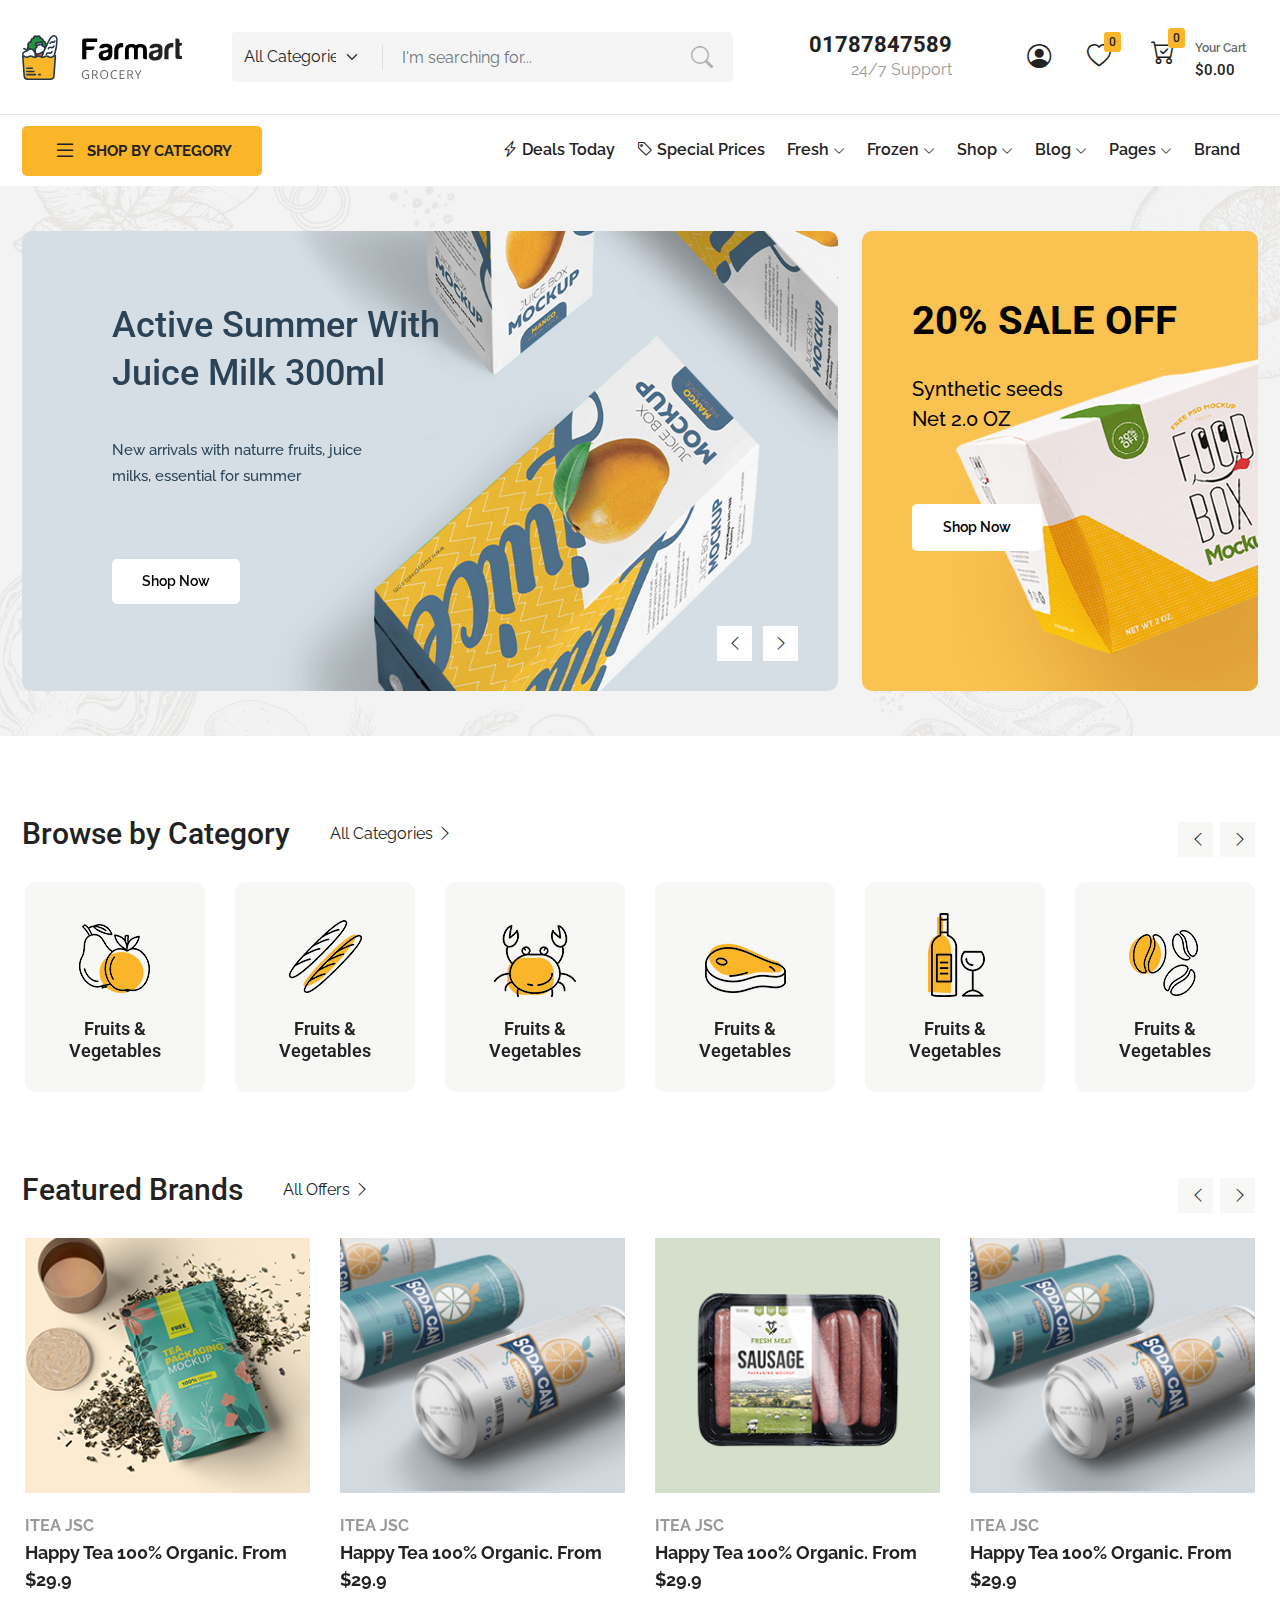
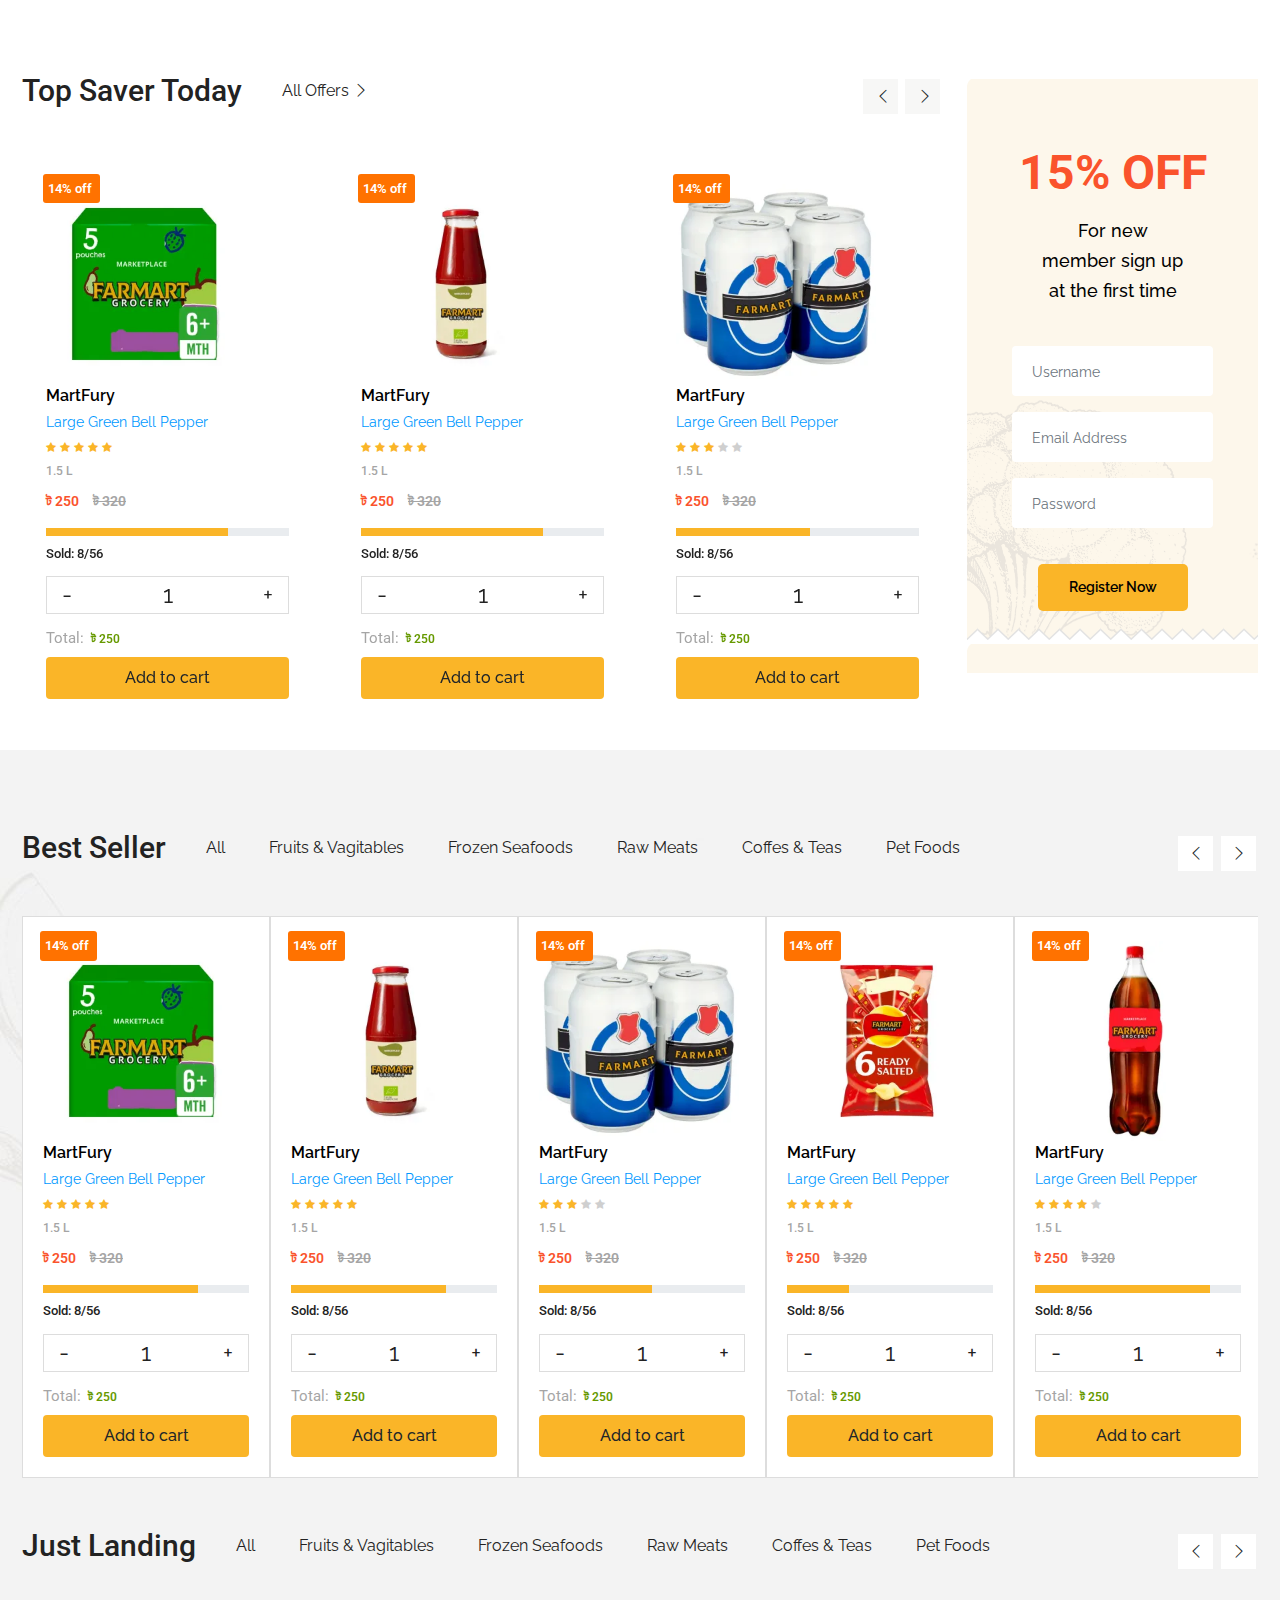
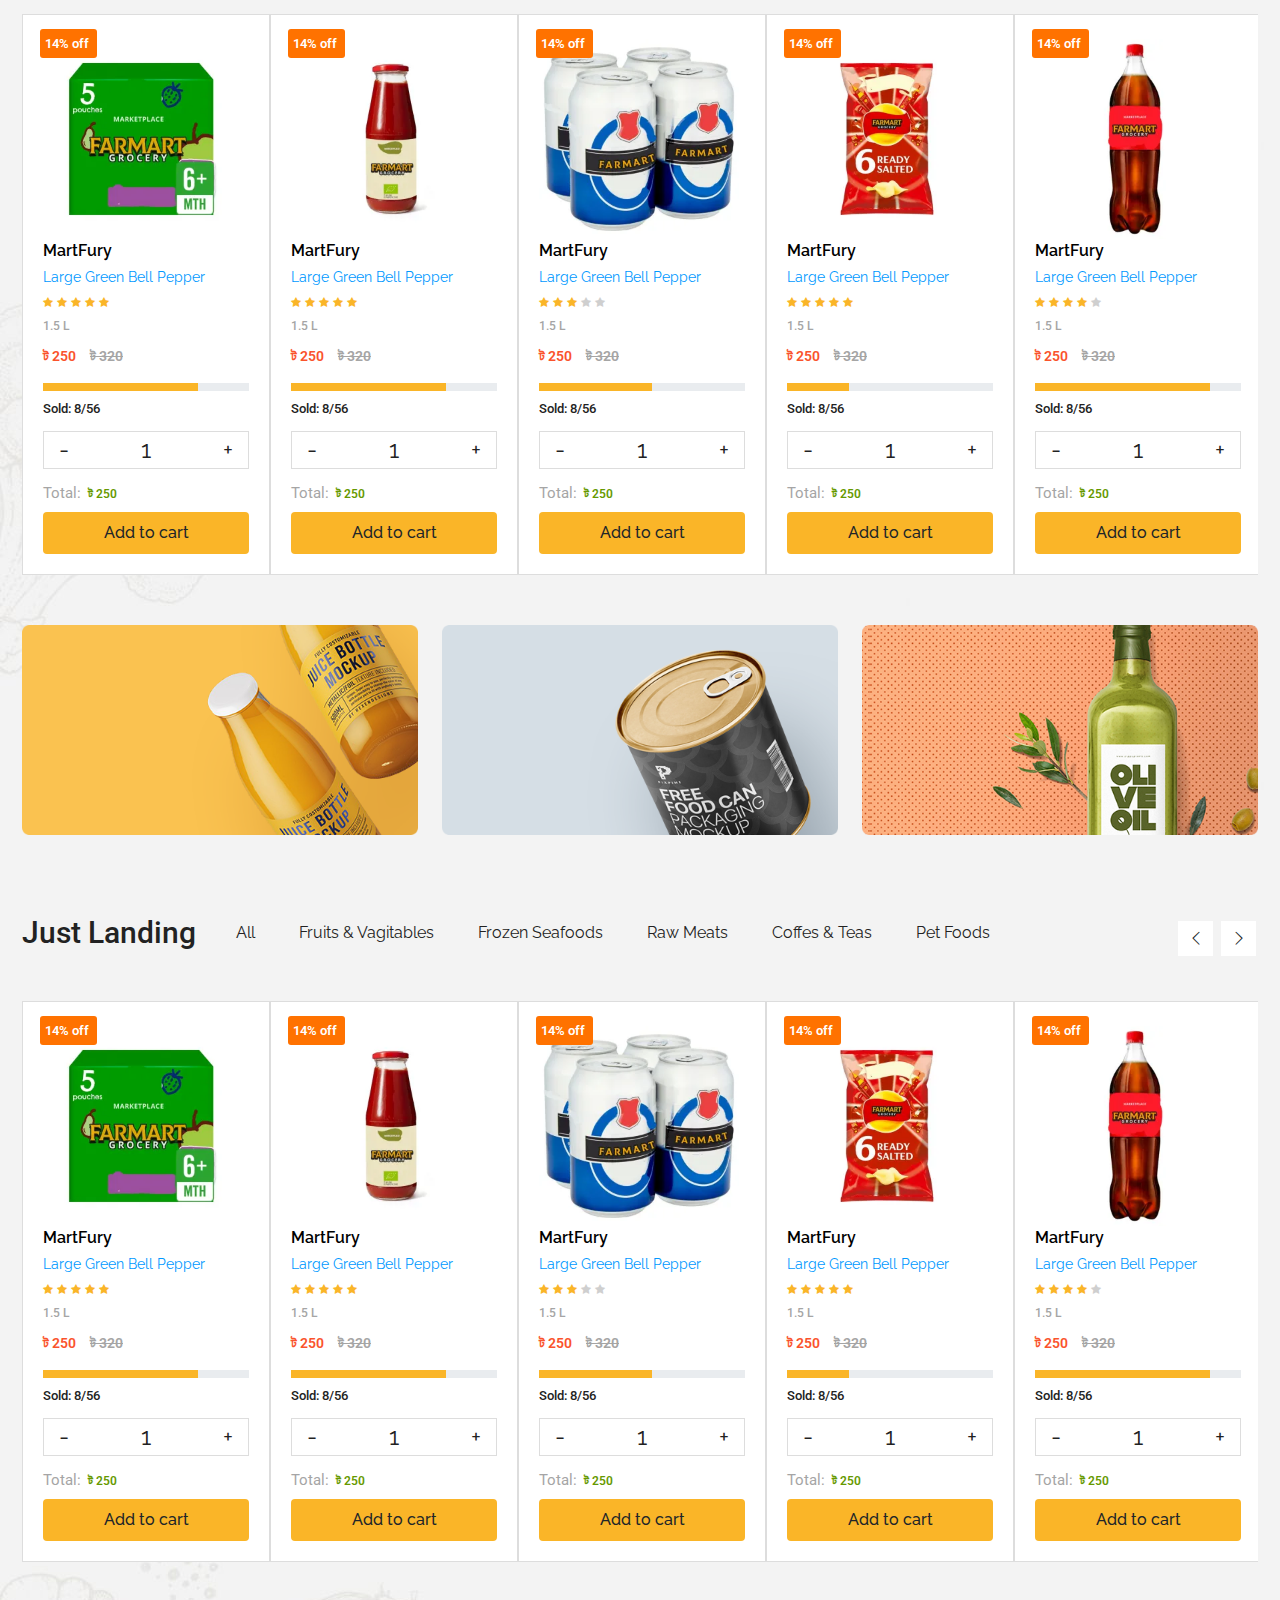
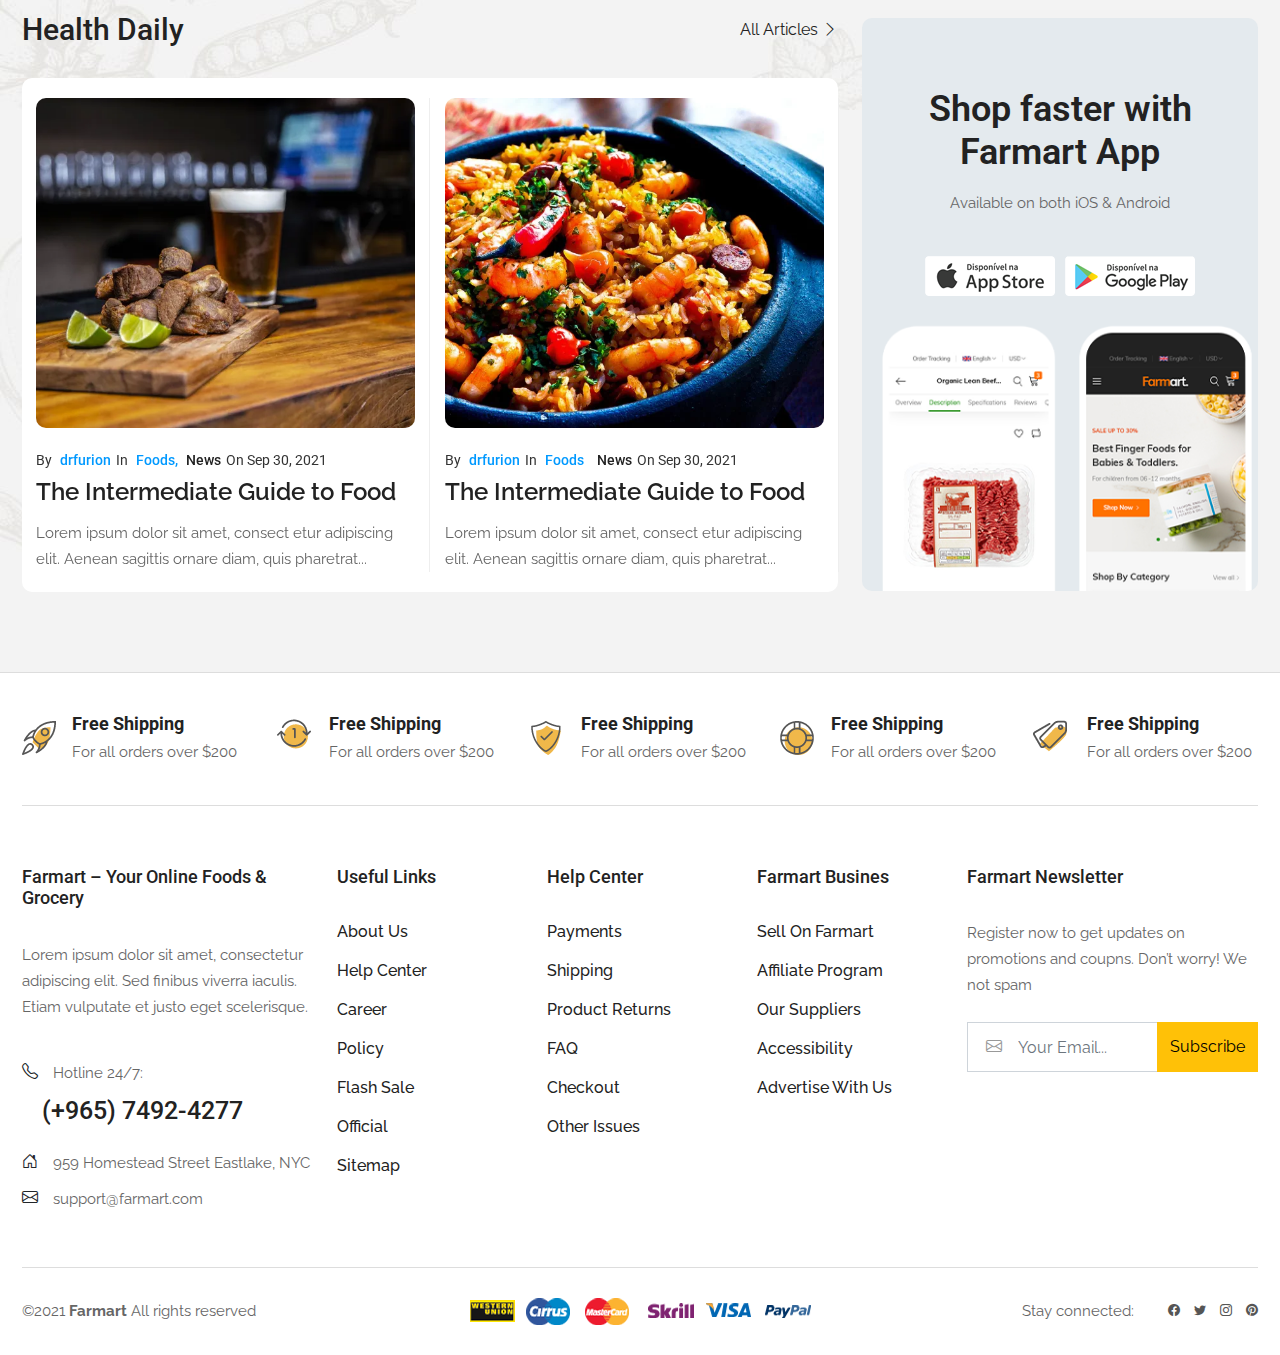
<file: index.html>
<!DOCTYPE html>
<html lang="en">

<head>
  <meta charset="UTF-8">
  <meta http-equiv="X-UA-Compatible" content="IE=edge">
  <meta name="viewport"
    content="width=device-width, content=user-scalable=yes, initial-scale=1.0, maximum-scale=5, minimum-scale=1.0">
  <title>NSL - Ecommerce</title>
  <!-- all css file -->
  <link rel="stylesheet" href="https://cdn.jsdelivr.net/npm/bootstrap-icons@1.8.1/font/bootstrap-icons.css">
  <link href="https://fonts.googleapis.com/css2?family=Raleway:wght@300;400;500;600;700;800&display=swap"
    rel="stylesheet">
  <link href="https://fonts.googleapis.com/css2?family=Roboto:wght@300;400;500;700&display=swap" rel="stylesheet">
  <link rel="stylesheet" href="css/bootstrap.min.css">
  <link rel="stylesheet" href="css/slick.css">
  <link rel="stylesheet" href="css/style.css">
  <link rel="stylesheet" href="css/responsive.css">
  <!-- all css file -->
</head>

<body>
  <!-- preloader start -->
  <div class="preloader">
    <div class="lds-dual-ring"></div>
  </div>
  <!-- preloader end-->
  <!-- header part start -->
  <header class="d-none d-xl-block">
    <div class="custom-container">
      <div class="row">
        <div class="col-lg-2 col-xl-2 align-self-center">
          <div class="logo">
            <a href="index.html">
              <img src="images/logo.svg" alt="header" width="160px">
            </a>
          </div>
        </div>
        <div class="col-lg-6 col-xl-5">
          <div class="header-form">
            <form action="#">
              <div class="form-main d-flex justify-content-between">
                <div class="dropdown">
                  <select class="form-select" aria-label="Disabled select example">
                    <option selected>All Categories</option>
                    <option value="1">Breads Sweets</option>
                    <option value="2">Chocolate</option>
                    <option value="3">Stouffer</option>
                    <option value="3">Fizzy Drinks</option>
                    <option value="3">Coffees and Teas</option>
                  </select>
                </div>
                <div class="input-field">
                  <input type="text" class="form-control rounded-0 shadow-none" placeholder="I'm searching for...">
                  <i class="bi bi-search search"></i>
                </div>
              </div>
            </form>
          </div>
        </div>
        <div class="col-lg-4 col-xl-5">
          <div class="header-right-info">
            <div class="row">
              <div class="col-lg-5">
                <div class="number text-end">
                  <h3>01787847589</h3>
                  <span>24/7 Support</span>
                </div>
              </div>
              <div class="col-lg-4 align-self-center">
                <div class="card-info text-end me-3">
                  <ul>
                    <li class="user-info">
                      <a href="login-and-register.html">
                        <i class="bi bi-person-circle"></i>
                      </a>
                    </li>
                    <li class="fav-info">
                      <a href="wishlist.html">
                        <i class="bi bi-heart"></i>
                        <span class="count">0</span>
                      </a>
                    </li>
                  </ul>
                </div>
              </div>
              <div class="col-lg-3 align-self-center">
                <div class="cart-price-info position-relative">
                  <a href="#">
                    <ul class="d-flex">
                      <li class="cart-bag">
                        <i class="bi bi-cart-check"></i>
                        <span class="count">0</span>
                      </li>
                      <li class="cart-text">
                        <p>Your Cart</p>
                        <h5>$0.00</h5>
                      </li>
                    </ul>
                  </a>
                  <div class="cart-price-body-main">
                    <div class="cart-price-body position-absolute">
                      <ul>
                        <li class="d-flex">
                          <div class="img">
                            <a href="#">
                              <img src="images/cart-product-image-1.webp" alt="cart-product-image-1"
                                class="img-fluid w-100">
                            </a>
                          </div>
                          <div class="text">
                            <div class="product-name">
                              <a href="#">Sesame Seed Bread</a>
                            </div>
                            <div class="variation d-flex">
                              <div class="vendor">
                                <p>Vendor:</p>
                              </div>
                              <div class="vendor-name">
                                <a href="#">MartFury</a>
                              </div>
                            </div>
                            <div class="price">
                              <span class="prices">ট 200.00</span>
                              <span>(x1)</span>
                            </div>
                          </div>
                          <div class="delete">
                            <i class="bi bi-trash3"></i>
                          </div>
                        </li>
                        <li class="d-flex">
                          <div class="img">
                            <a href="#">
                              <img src="images/cart-product-image-2.webp" alt="cart-product-image-2"
                                class="img-fluid w-100">
                            </a>
                          </div>
                          <div class="text">
                            <div class="product-name">
                              <a href="#">Sesame Seed Bread</a>
                            </div>
                            <div class="variation d-flex">
                              <div class="vendor">
                                <p>Vendor:</p>
                              </div>
                              <div class="vendor-name">
                                <a href="#">MartFury</a>
                              </div>
                            </div>
                            <div class="price">
                              <span class="prices">ট 200.00</span>
                              <span>(x1)</span>
                            </div>
                          </div>
                          <div class="delete">
                            <i class="bi bi-trash3"></i>
                          </div>
                        </li>
                        <li class="d-flex">
                          <div class="img">
                            <a href="#">
                              <img src="images/cart-product-image-3.webp" alt="cart-product-image-3"
                                class="img-fluid w-100">
                            </a>
                          </div>
                          <div class="text">
                            <div class="product-name">
                              <a href="#">Sesame Seed Bread</a>
                            </div>
                            <div class="variation d-flex">
                              <div class="vendor">
                                <p>Vendor:</p>
                              </div>
                              <div class="vendor-name">
                                <a href="#">MartFury</a>
                              </div>
                            </div>
                            <div class="price">
                              <span class="prices">ট 200.00</span>
                              <span>(x1)</span>
                            </div>
                          </div>
                          <div class="delete">
                            <i class="bi bi-trash3"></i>
                          </div>
                        </li>
                        <li class="d-flex">
                          <div class="img">
                            <a href="#">
                              <img src="images/cart-product-image-3.webp" alt="cart-product-image-3"
                                class="img-fluid w-100">
                            </a>
                          </div>
                          <div class="text">
                            <div class="product-name">
                              <a href="#">Sesame Seed Bread</a>
                            </div>
                            <div class="variation d-flex">
                              <div class="vendor">
                                <p>Vendor:</p>
                              </div>
                              <div class="vendor-name">
                                <a href="#">MartFury</a>
                              </div>
                            </div>
                            <div class="price">
                              <span class="prices">ট 200.00</span>
                              <span>(x1)</span>
                            </div>
                          </div>
                          <div class="delete">
                            <i class="bi bi-trash3"></i>
                          </div>
                        </li>
                      </ul>
                      <div class="cart-control-part">
                        <div class="title">
                          <p>
                            <strong>TOTAL :</strong>
                            <span class="float-end">ট 200.00</span>
                          </p>
                        </div>
                        <div class="button">
                          <a href="cart.html">View Cart</a>
                          <a href="checkout.html" class="check">Checkout</a>
                        </div>
                      </div>
                    </div>
                  </div>
                </div>
              </div>
            </div>
          </div>
        </div>
      </div>
    </div>
  </header>
  <!-- header part end -->
  <!-- navbar part start -->
  <nav class="d-none d-xl-block">
    <div class="custom-container">
      <div class="row">
        <div class="col-lg-2 col-xl-2 col-xxl-2 align-self-center">
          <div class="nav-side-menu">
            <a href="#" class="d-flex justify-content-center">
              <i class="bi bi-list"></i>
              <span>Shop By Category</span>
            </a>
            <div class="dropdown-main pt-3">
              <div class="dropdown-category-menu">
                <ul>
                  <li><a href="#">Daily Deals</a></li>
                  <li><a href="#">Top Promotions</a></li>
                  <li><a href="#">New Arrivals</a></li>
                  <li><a href="#">Fruits & Vegetables <i class="float-end pe-0 bi bi-chevron-right"></i></a>
                    <div class="dropdown-sub-menu">
                      <div class="row g-0">
                        <div class="col-lg-6">
                          <div class="child-menu-item">
                            <ul>
                              <li class="list-menu-title"><b>Fruits</b></li>
                              <li><a href="#">Apples</a></li>
                              <li><a href="#">Bananas</a></li>
                              <li><a href="#">Berries</a></li>
                              <li><a href="#">Oranges & Easy Peelers</a></li>
                              <li><a href="#">Grapes</a></li>
                              <li><a href="#">Lemons & Limes</a></li>
                              <li><a href="#">Peaches & Nectarines</a></li>
                              <li><a href="#">Pears</a></li>
                              <li><a href="#">Melon</a></li>
                              <li><a href="#" class="all-products">See all products</a></li>
                            </ul>
                          </div>
                        </div>
                        <div class="col-lg-6">
                          <div class="child-menu-item">
                            <ul>
                              <li class="list-menu-title"><b>Vegitables</b></li>
                              <li><a href="#">Apples</a></li>
                              <li><a href="#">Bananas</a></li>
                              <li><a href="#">Berries</a></li>
                              <li><a href="#">Oranges & Easy Peelers</a></li>
                              <li><a href="#">Grapes</a></li>
                              <li><a href="#">Lemons & Limes</a></li>
                              <li><a href="#" class="fresh-drink">FRESHLY DRINK ORANGE JUICE.</a></li>
                              <li><a href="#" class="btn shadow-none">Shop Now</a></li>
                            </ul>
                          </div>
                        </div>
                      </div>
                    </div>
                  </li>
                  <li><a href="#">Breads Sweets <i class="float-end pe-0 bi bi-chevron-right"></i></a>
                    <div class="dropdown-sub-menu">
                      <div class="row g-0">
                        <div class="col-lg-6">
                          <div class="child-menu-item">
                            <ul>
                              <li class="list-menu-title"><b>Fruits</b></li>
                              <li><a href="#">Apples</a></li>
                              <li><a href="#">Bananas</a></li>
                              <li><a href="#">Berries</a></li>
                              <li><a href="#">Oranges & Easy Peelers</a></li>
                              <li><a href="#">Grapes</a></li>
                              <li><a href="#">Lemons & Limes</a></li>
                              <li><a href="#">Peaches & Nectarines</a></li>
                              <li><a href="#">Pears</a></li>
                              <li><a href="#">Melon</a></li>
                              <li><a href="#" class="all-products">See all products</a>
                              </li>
                            </ul>
                          </div>
                        </div>
                        <div class="col-lg-6">
                          <div class="child-menu-item">
                            <ul>
                              <li class="list-menu-title"><b>Vegitables</b></li>
                              <li><a href="#">Apples</a></li>
                              <li><a href="#">Bananas</a></li>
                              <li><a href="#">Berries</a></li>
                              <li><a href="#">Oranges & Easy Peelers</a></li>
                              <li><a href="#">Grapes</a></li>
                              <li><a href="#">Lemons & Limes</a></li>
                              <li><a href="#" class="fresh-drink">FRESHLY DRINK ORANGE JUICE.</a></li>
                              <li><a href="#" class="btn shadow-none">Shop Now</a></li>
                            </ul>
                          </div>
                        </div>
                      </div>
                    </div>
                  </li>
                  <li><a href="#">Frozen Seafoods</a></li>
                  <li><a href="#">Raw Meats</a></li>
                  <li><a href="#">Wines & Alcohol Drinks <i class="float-end pe-0 bi bi-chevron-right"></i></a>
                    <div class="dropdown-sub-menu">
                      <div class="row g-0">
                        <div class="col-lg-6">
                          <div class="child-menu-item">
                            <ul>
                              <li class="list-menu-title"><b>Fruits</b></li>
                              <li><a href="#">Apples</a></li>
                              <li><a href="#">Bananas</a></li>
                              <li><a href="#">Berries</a></li>
                              <li><a href="#">Oranges & Easy Peelers</a></li>
                              <li><a href="#">Grapes</a></li>
                              <li><a href="#">Lemons & Limes</a></li>
                              <li><a href="#">Peaches & Nectarines</a></li>
                              <li><a href="#">Pears</a></li>
                              <li><a href="#">Melon</a></li>
                              <li><a href="#" class="all-products">See all products</a>
                              </li>
                            </ul>
                          </div>
                        </div>
                        <div class="col-lg-6">
                          <div class="child-menu-item">
                            <ul>
                              <li class="list-menu-title"><b>Vegitables</b></li>
                              <li><a href="#">Apples</a></li>
                              <li><a href="#">Bananas</a></li>
                              <li><a href="#">Berries</a></li>
                              <li><a href="#">Oranges & Easy Peelers</a></li>
                              <li><a href="#">Grapes</a></li>
                              <li><a href="#">Lemons & Limes</a></li>
                              <li><a href="#" class="fresh-drink">FRESHLY DRINK ORANGE JUICE.</a></li>
                              <li><a href="#" class="btn shadow-none">Shop Now</a></li>
                            </ul>
                          </div>
                        </div>
                      </div>
                    </div>
                  </li>
                  <li><a href="#">Tea & Coffee</a></li>
                  <li><a href="#">Milks and Dairies</a></li>
                  <li><a href="#">Pet Foods</a></li>
                </ul>
              </div>
            </div>
          </div>
        </div>
        <div class="col-lg-8 col-xl-10 col-xxl-8 align-self-center">
          <div class="menu">
            <ul>
              <li>
                <a href="#">
                  <i class="bi bi-lightning-charge"></i>
                  Deals Today
                </a>
              </li>
              <li>
                <a href="#">
                  <i class="bi bi-tag"></i>
                  Special Prices
                </a>
              </li>
              <li>
                <a href="#">
                  Fresh
                  <i class="bi bi-chevron-down"></i>
                </a>
                <ul>
                  <li><a href="#">Fruit</a></li>
                  <li><a href="#">Meat & Poultry</a></li>
                  <li><a href="#">Milk, Butter & Eggs</a></li>
                  <li><a href="#">Vegetables</a></li>
                </ul>
              </li>
              <li>
                <a href="#">
                  Frozen
                  <i class="bi bi-chevron-down"></i>
                </a>
                <ul>
                  <li><a href="#">Fruit</a></li>
                  <li><a href="#">Meat & Poultry</a></li>
                  <li><a href="#">Milk, Butter & Eggs</a></li>
                  <li><a href="#">Vegetables</a></li>
                </ul>
              </li>
              <li>
                <a href="shop.html">
                  Shop
                  <i class="bi bi-chevron-down"></i>
                </a>
                <ul>
                  <li><a href="shop.html">Shop</a></li>
                  <li><a href="cart.html">Cart</a></li>
                  <li><a href="checkout.html">Checkout</a></li>
                  <li><a href="product-details.html">Single Product</a></li>
                </ul>
              </li>
              <li>
                <a href="#">
                  Blog
                  <i class="bi bi-chevron-down"></i>
                </a>
                <ul>
                  <li><a href="#">Fruit</a></li>
                  <li><a href="#">Meat & Poultry</a></li>
                  <li><a href="#">Milk, Butter & Eggs</a></li>
                  <li><a href="#">Vegetables</a></li>
                </ul>
              </li>
              <li>
                <a href="#">
                  Pages
                  <i class="bi bi-chevron-down"></i>
                </a>
                <ul>
                  <li><a href="about-us.html">About Us</a></li>
                  <li><a href="contact-us.html">Contact Us</a></li>
                  <li><a href="faq.html">FAQs</a></li>
                  <li><a href="404-page.html">Page 404</a></li>
                </ul>
              </li>
              <li>
                <a href="shop.html">
                  Brand
                </a>
              </li>
            </ul>
          </div>
        </div>
        <div class="col-lg-2 col-xxl-2 align-self-center">
          <div class="recent-view text-end">
            <ul>
              <li>
                <a href="#" class="recent-view-tag">
                  <i class="bi bi-arrow-repeat"></i>
                  Recently Viewed
                </a>
                <div class="recen-view-body text-start">
                  <ul>
                    <li>
                      <a href="product-details.html">
                        <div class="img">
                          <img src="images/product-list-image-1.webp" alt="product-list-image-1" class="img-fluid">
                        </div>
                      </a>
                    </li>
                    <li>
                      <a href="product-details.html">
                        <div class="img">
                          <img src="images/product-list-image-2.webp" alt="product-list-image-2" class="img-fluid">
                        </div>
                      </a>
                    </li>
                    <li>
                      <a href="product-details.html">
                        <div class="img">
                          <img src="images/product-list-image-3.webp" alt="product-list-image-3" class="img-fluid">
                        </div>
                      </a>
                    </li>
                    <li>
                      <a href="product-details.html">
                        <div class="img">
                          <img src="images/product-list-image-4.webp" alt="product-list-image-4" class="img-fluid">
                        </div>
                      </a>
                    </li>
                    <li>
                      <a href="product-details.html">
                        <div class="img">
                          <img src="images/product-list-image-5.webp" alt="product-list-image-5" class="img-fluid">
                        </div>
                      </a>
                    </li>
                  </ul>
                </div>
              </li>
            </ul>
          </div>
        </div>
      </div>
    </div>
  </nav>
  <!-- navbar part end -->
  <!-- mobile menu part start -->
  <div class="mobile-menu d-block d-xl-none">
    <div class="custom-container">
      <div class="menu-main d-flex justify-content-between">
        <div class="left-bar">
          <i class="bi bi-list bar-icon"></i>
        </div>
        <div class="mid-image text-center align-self-center">
          <a href="index.html"><img src="images/logo.svg" alt="logo" width="140"></a>
        </div>
        <div class="right-info align-self-center">
          <ul>
            <li class="mobile-cart">
              <i class="bi bi-cart-check"></i>
              <sup>0</sup>
            </li>
            <li><i class="bi bi-search search"></i></li>
          </ul>
        </div>
        <div class="mobile-shopping-overlay"></div>
        <div class="mobile-shopping-cart">
          <div class="mobile-cart-title">
            <ul>
              <li class="title-cart-number">Shopping Cart <span>(11)</span></li>
              <li class="float-end close-mobile-shopping"><i class="bi bi-arrow-right"></i></li>
            </ul>
          </div>
          <div class="mobile-shopping-body">
            <div class="mobile-shop-price-body">
              <ul>
                <li class="d-flex">
                  <div class="img">
                    <a href="#">
                      <img src="images/cart-product-image-1.webp" alt="cart-product-image-1" width="70px">
                    </a>
                  </div>
                  <div class="text">
                    <div class="product-name">
                      <a href="#">Sesame Seed Bread</a>
                    </div>
                    <div class="variation d-flex">
                      <div class="vendor">
                        <p>Vendor:</p>
                      </div>
                      <div class="vendor-name">
                        <a href="#">MartFury</a>
                      </div>
                    </div>
                    <div class="price">
                      <span class="prices">ট 200.00</span>
                      <span>(x1)</span>
                    </div>
                  </div>
                  <div class="delete">
                    <i class="bi bi-trash3"></i>
                  </div>
                </li>
                <li class="d-flex">
                  <div class="img">
                    <a href="#">
                      <img src="images/cart-product-image-1.webp" alt="cart-product-image-1" width="70px">
                    </a>
                  </div>
                  <div class="text">
                    <div class="product-name">
                      <a href="#">Sesame Seed Bread</a>
                    </div>
                    <div class="variation d-flex">
                      <div class="vendor">
                        <p>Vendor:</p>
                      </div>
                      <div class="vendor-name">
                        <a href="#">MartFury</a>
                      </div>
                    </div>
                    <div class="price">
                      <span class="prices">ট 200.00</span>
                      <span>(x1)</span>
                    </div>
                  </div>
                  <div class="delete">
                    <i class="bi bi-trash3"></i>
                  </div>
                </li>
                <li class="d-flex">
                  <div class="img">
                    <a href="#">
                      <img src="images/cart-product-image-1.webp" alt="cart-product-image-1" width="70px">
                    </a>
                  </div>
                  <div class="text">
                    <div class="product-name">
                      <a href="#">Sesame Seed Bread</a>
                    </div>
                    <div class="variation d-flex">
                      <div class="vendor">
                        <p>Vendor:</p>
                      </div>
                      <div class="vendor-name">
                        <a href="#">MartFury</a>
                      </div>
                    </div>
                    <div class="price">
                      <span class="prices">ট 200.00</span>
                      <span>(x1)</span>
                    </div>
                  </div>
                  <div class="delete">
                    <i class="bi bi-trash3"></i>
                  </div>
                </li>
                <li class="d-flex">
                  <div class="img">
                    <a href="#">
                      <img src="images/cart-product-image-1.webp" alt="cart-product-image-1" width="70px">
                    </a>
                  </div>
                  <div class="text">
                    <div class="product-name">
                      <a href="#">Sesame Seed Bread</a>
                    </div>
                    <div class="variation d-flex">
                      <div class="vendor">
                        <p>Vendor:</p>
                      </div>
                      <div class="vendor-name">
                        <a href="#">MartFury</a>
                      </div>
                    </div>
                    <div class="price">
                      <span class="prices">ট 200.00</span>
                      <span>(x1)</span>
                    </div>
                  </div>
                  <div class="delete">
                    <i class="bi bi-trash3"></i>
                  </div>
                </li>
                <li class="d-flex">
                  <div class="img">
                    <a href="#">
                      <img src="images/cart-product-image-1.webp" alt="cart-product-image-1" width="70px">
                    </a>
                  </div>
                  <div class="text">
                    <div class="product-name">
                      <a href="#">Sesame Seed Bread</a>
                    </div>
                    <div class="variation d-flex">
                      <div class="vendor">
                        <p>Vendor:</p>
                      </div>
                      <div class="vendor-name">
                        <a href="#">MartFury</a>
                      </div>
                    </div>
                    <div class="price">
                      <span class="prices">ট 200.00</span>
                      <span>(x1)</span>
                    </div>
                  </div>
                  <div class="delete">
                    <i class="bi bi-trash3"></i>
                  </div>
                </li>
              </ul>
            </div>
            <div class="cart-control-part">
              <div class="title">
                <p>
                  <strong>TOTAL :</strong>
                  <span class="float-end">ট 200.00</span>
                </p>
              </div>
              <div class="button">
                <a href="cart.html">View Cart</a>
                <a href="checkout.html" class="check">Checkout</a>
              </div>
            </div>
          </div>
        </div>
      </div>
      <div class="right-search-option">
        <div class="form">
          <div class="custom-container">
            <form action="#">
              <div class="main-group d-flex">
                <div class="input-group position-relative">
                  <input type="text" placeholder="I am searching for..." class="shadow-none">
                </div>
                <span class="align-self-center cancel">Cancel</span>
              </div>
            </form>
          </div>
        </div>
      </div>
      <div class="main-overlay"></div>
      <div class="left-menu-body">
        <div class="menu-header">
          <ul>
            <li><i class="bi bi-arrow-left close-menu"></i></li>
            <li class="float-end">
              <a href="login-and-register.html">
                <i class="bi bi-person-circle"></i>
                <span class="ps-1">Login & Register</span>
              </a>
            </li>
          </ul>
        </div>
        <div class="menu-list-part">
          <ul>
            <li><a href="#">DEALS TODAY</a></li>
            <li><a href="#">SPECAL PRICES</a></li>
            <li class="hasDD">
              <a href="https://htmlcolorcodes.com/colors/shades-of-yellow/">FRESH</a>
              <span class=""><i class="bi bi-chevron-down float-end"></i></span>
              <ul class="child">
                <li><a href="https://htmlcolorcodes.com/colors/shades-of-yellow/">Fruit</a></li>
                <li><a href="#">Meat & Poultry</a></li>
                <li><a href="#">Milk, Butter & Eggs</a></li>
                <li><a href="#">Vegetables</a></li>
              </ul>
            </li>
            <li class="hasDD">
              <a href="https://htmlcolorcodes.com/colors/shades-of-yellow/">FROZEN</a>
              <span class=""><i class="bi bi-chevron-down float-end"></i></span>
              <ul class="child">
                <li><a href="https://htmlcolorcodes.com/colors/shades-of-yellow/">Fruit</a></li>
                <li><a href="#">Meat & Poultry</a></li>
                <li><a href="#">Milk, Butter & Eggs</a></li>
                <li><a href="#">Vegetables</a></li>
              </ul>
            </li>
            <li><a href="#">SHOP</a></li>
            <li><a href="#">BLOG</a></li>
            <li class="hasDD">
              <a href="https://htmlcolorcodes.com/colors/shades-of-yellow/">PAGES</a>
              <span class=""><i class="bi bi-chevron-down float-end"></i></span>
              <ul class="child">
                <li><a href="about-us.html">About Us</a></li>
                <li><a href="contact-us.html">Contact Us</a></li>
                <li><a href="faq.html">FAQs</a></li>
                <li><a href="404-page.html">Page 404</a></li>
              </ul>
            </li>
            <li><a href="shop.html">BRANDS</a></li>
          </ul>
        </div>
      </div>
    </div>
  </div>
  <!-- mobile menu part end -->
  <!-- banner part start -->
  <section class="banner" style="background: url(images/banner.jpg);">
    <div class="custom-container">
      <div class="row">
        <div class="col-lg-8 col-md-8">
          <div class="left-banner-main">
            <div class="left-banner-item">
              <div class="img">
                <img src="images/banner-left-1.jpg" alt="banner-left-1" class="img-fluid w-100">
                <div class="overlay">
                  <div class="text">
                    <h2>Active Summer With Juice Milk 300ml</h2>
                    <p>New arrivals with naturre fruits, juice milks, essential for summer</p>
                    <a href="shop.html">Shop Now</a>
                  </div>
                </div>
              </div>
            </div>
            <div class="left-banner-item">
              <div class="img">
                <img src="images/banner-left-2.jpg" alt="banner-left-2" class="img-fluid w-100">
                <div class="overlay overlay-2">
                  <div class="text">
                    <h2>Farmart Food Takeaway</h2>
                    <p>New arrivals with naturre fruits, juice milks, essential for summer</p>
                    <a href="shop.html">Shop Now</a>
                  </div>
                </div>
              </div>
            </div>
            <div class="left-banner-item">
              <div class="img">
                <img src="images/banner-left-1.jpg" alt="banner-left-1" class="img-fluid w-100">
                <div class="overlay">
                  <div class="text">
                    <h2>Active Summer With Juice Milk 300ml</h2>
                    <p>New arrivals with naturre fruits, juice milks, essential for summer</p>
                    <a href="#">Shop Now</a>
                  </div>
                </div>
              </div>
            </div>
            <div class="left-banner-item">
              <div class="img">
                <img src="images/banner-left-2.jpg" alt="banner-left-2" class="img-fluid w-100">
                <div class="overlay overlay-2">
                  <div class="text">
                    <h2>Farmart Food Takeaway</h2>
                    <p>New arrivals with naturre fruits, juice milks, essential for summer</p>
                    <a href="shop.html">Shop Now</a>
                  </div>
                </div>
              </div>
            </div>
          </div>
        </div>
        <div class="col-lg-4 col-md-4">
          <a class="full-block d-block" href="shop.html">
            <div class="right-banner-image">
              <div class="img" style="background: url(images/banner-right.jpg)">
                <div class="overlay">
                  <h1>20% Sale Off</h1>
                  <p>Synthetic seeds Net 2.0 OZ</p>
                  <a href="shop.html" class="shop-now shadow-none btn">Shop Now</a>
                </div>
              </div>
            </div>
          </a>
        </div>
      </div>
    </div>
  </section>
  <!-- banner part end -->
  <!-- banner bottom category part start -->
  <section class="banner-bottom-category">
    <div class="custom-container">
      <div class="row">
        <div class="col-lg-12">
          <div class="category-title d-flex align-items-center">
            <h3>Browse by Category</h3>
            <a href="#">
              All Categories
              <i class="bi bi-chevron-right"></i>
            </a>
          </div>
        </div>
      </div>
      <div class="row banner-bottom-category-slider">
        <div class="col">
          <a href="shop.html">
            <div class="category-item text-center">
              <div class="img">
                <img src="images/b-btn-category-1.png" alt="b-btn-category-1" width="100px">
              </div>
              <div class="title">
                <h3>Fruits & Vegetables</h3>
              </div>
            </div>
          </a>
        </div>
        <div class="col">
          <a href="shop.html">
            <div class="category-item text-center">
              <div class="img">
                <img src="images/b-btn-category-2.png" alt="b-btn-category-2" width="100px">
              </div>
              <div class="title">
                <h3>Fruits & Vegetables</h3>
              </div>
            </div>
          </a>
        </div>
        <div class="col">
          <a href="#">
            <div class="category-item text-center">
              <div class="img">
                <img src="images/b-btn-category-3.png" alt="b-btn-category-3" width="100px">
              </div>
              <div class="title">
                <h3>Fruits & Vegetables</h3>
              </div>
            </div>
          </a>
        </div>
        <div class="col">
          <a href="shop.html">
            <div class="category-item text-center">
              <div class="img">
                <img src="images/b-btn-category-4.png" alt="b-btn-category-4" width="100px">
              </div>
              <div class="title">
                <h3>Fruits & Vegetables</h3>
              </div>
            </div>
          </a>
        </div>
        <div class="col">
          <a href="shop.html">
            <div class="category-item text-center">
              <div class="img">
                <img src="images/b-btn-category-5.png" alt="b-btn-category-5" width="100px">
              </div>
              <div class="title">
                <h3>Fruits & Vegetables</h3>
              </div>
            </div>
          </a>
        </div>
        <div class="col">
          <a href="shop.html">
            <div class="category-item text-center">
              <div class="img">
                <img src="images/b-btn-category-6.png" alt="b-btn-category-6" width="100px">
              </div>
              <div class="title">
                <h3>Fruits & Vegetables</h3>
              </div>
            </div>
          </a>
        </div>
        <div class="col">
          <a href="shop.html">
            <div class="category-item text-center">
              <div class="img">
                <img src="images/b-btn-category-7.png" alt="b-btn-category-7" width="100px">
              </div>
              <div class="title">
                <h3>Fruits & Vegetables</h3>
              </div>
            </div>
          </a>
        </div>
        <div class="col">
          <a href="shop.html">
            <div class="category-item text-center">
              <div class="img">
                <img src="images/b-btn-category-8.png" alt="b-btn-category-8" width="100px">
              </div>
              <div class="title">
                <h3>Fruits & Vegetables</h3>
              </div>
            </div>
          </a>
        </div>
        <div class="col">
          <a href="shop.html">
            <div class="category-item text-center">
              <div class="img">
                <img src="images/b-btn-category-1.png" alt="b-btn-category-1" width="100px">
              </div>
              <div class="title">
                <h3>Fruits & Vegetables</h3>
              </div>
            </div>
          </a>
        </div>
      </div>
    </div>
  </section>
  <!-- banner bottom category part end -->
  <!-- featured brand part start -->
  <section class="featured-brands">
    <div class="custom-container">
      <div class="row">
        <div class="col-lg-12">
          <div class="category-title d-flex align-items-center">
            <h3>Featured Brands</h3>
            <a href="#">
              All Offers
              <i class="bi bi-chevron-right"></i>
            </a>
          </div>
        </div>
      </div>
      <div class="row brand-slider-main">
        <div class="col-lg-3">
          <a href="shop.html" class="d-block">
            <div class="brand-slider-item">
              <div class="img">
                <img src="images/brand-image-1.jpg" alt="brand-image-1" class="img-fluid w-100">
              </div>
              <div class="text">
                <span class="mini-title">itea jsc</span>
                <span class="mini-des">Happy Tea 100% Organic. From $29.9</span>
              </div>
            </div>
          </a>
        </div>
        <div class="col-lg-3">
          <a href="shop.html" class="d-block">
            <div class="brand-slider-item">
              <div class="img">
                <img src="images/brand-image-2.jpg" alt="brand-image-1" class="img-fluid w-100">
              </div>
              <div class="text">
                <span class="mini-title">itea jsc</span>
                <span class="mini-des">Happy Tea 100% Organic. From $29.9</span>
              </div>
            </div>
          </a>
        </div>
        <div class="col-lg-3">
          <a href="shop.html" class="d-block">
            <div class="brand-slider-item">
              <div class="img">
                <img src="images/brand-image-3.jpg" alt="brand-image-2" class="img-fluid w-100">
              </div>
              <div class="text">
                <span class="mini-title">itea jsc</span>
                <span class="mini-des">Happy Tea 100% Organic. From $29.9</span>
              </div>
            </div>
          </a>
        </div>
        <div class="col-lg-3">
          <a href="shop.html" class="d-block">
            <div class="brand-slider-item">
              <div class="img">
                <img src="images/brand-image-4.jpg" alt="brand-image-3" class="img-fluid w-100">
              </div>
              <div class="text">
                <span class="mini-title">itea jsc</span>
                <span class="mini-des">Happy Tea 100% Organic. From $29.9</span>
              </div>
            </div>
          </a>
        </div>
        <div class="col-lg-3">
          <a href="shop.html" class="d-block">
            <div class="brand-slider-item">
              <div class="img">
                <img src="images/brand-image-5.jpg" alt="brand-image-5" class="img-fluid w-100">
              </div>
              <div class="text">
                <span class="mini-title">itea jsc</span>
                <span class="mini-des">Happy Tea 100% Organic. From $29.9</span>
              </div>
            </div>
          </a>
        </div>
      </div>
    </div>
  </section>
  <!-- featured brand part end -->
  <!-- product item part start -->
  <section class="product-item-part">
    <div class="custom-container">
      <div class="row">
        <div class="col-lg-12">
          <div class="category-title d-flex align-items-center">
            <h3>Top Saver Today</h3>
            <a href="#">
              All Offers
              <i class="bi bi-chevron-right"></i>
            </a>
          </div>
        </div>
      </div>
      <div class="row">
        <div class="col-lg-7 col-xl-9">
          <div class="product-item-main">
            <div class="row product-list-slider">
              <div class="col-lg-3">
                <div class="product-list">
                  <a href="product-details.html">
                    <div class="image position-relative">
                      <img src="images/product-list-image-1.webp" alt="product-list-image-1" class="img-fluid w-100">
                      <div class="top-corner">
                        <span>14% off</span>
                      </div>
                      <div class="right-icon">
                        <ul>
                          <li>
                            <a href="#"><i class="bi bi-arrows-fullscreen"></i></a>
                          </li>
                          <li>
                            <a href="#"><i class="bi bi-heart"></i></a>
                          </li>
                          <li>
                            <a href="#"><i class="bi bi-arrow-left-right"></i></a>
                          </li>
                        </ul>
                      </div>
                    </div>
                  </a>
                  <div class="details">
                    <a href="shop.html" class="title">MartFury</a>
                    <a href="shop.html" class="des">Large Green Bell Pepper</a>
                    <ul>
                      <li><i class="bi bi-star-fill"></i></li>
                      <li><i class="bi bi-star-fill"></i></li>
                      <li><i class="bi bi-star-fill"></i></li>
                      <li><i class="bi bi-star-fill"></i></li>
                      <li><i class="bi bi-star-fill"></i></li>
                    </ul>
                    <span>1.5 L</span>
                    <div class="price">
                      <ul>
                        <li>ট 250</li>
                        <li class="discount">ট 320</li>
                      </ul>
                    </div>
                    <div class="progress">
                      <div class="progress-bar" role="progressbar" style="width: 75%;" aria-valuenow="75"
                        aria-valuemin="0" aria-valuemax="100"></div>
                    </div>
                    <h5>Sold: 8/56</h5>
                    <div class="footer-info">
                      <ul>
                        <li class="count">-</li>
                        <li>1</li>
                        <li class="count">+</li>
                      </ul>
                      <h6>Total: <span>ট 250</span></h6>
                      <button class="btn w-100 py-2 shadow-none">Add to cart</button>
                    </div>
                  </div>
                </div>
              </div>
              <div class="col-lg-3">
                <div class="product-list">
                  <a href="product-details.html">
                    <div class="image position-relative">
                      <img src="images/product-list-image-2.webp" alt="product-list-image-2" class="img-fluid w-100">
                      <div class="top-corner">
                        <span>14% off</span>
                      </div>
                      <div class="right-icon">
                        <ul>
                          <li>
                            <a href="#"><i class="bi bi-arrows-fullscreen"></i></a>
                          </li>
                          <li>
                            <a href="#"><i class="bi bi-heart"></i></a>
                          </li>
                          <li>
                            <a href="#"><i class="bi bi-arrow-left-right"></i></a>
                          </li>
                        </ul>
                      </div>
                    </div>
                  </a>
                  <div class="details">
                    <a href="shop.html" class="title">MartFury</a>
                    <a href="shop.html" class="des">Large Green Bell Pepper</a>
                    <ul>
                      <li><i class="bi bi-star-fill"></i></li>
                      <li><i class="bi bi-star-fill"></i></li>
                      <li><i class="bi bi-star-fill"></i></li>
                      <li><i class="bi bi-star-fill"></i></li>
                      <li><i class="bi bi-star-fill"></i></li>
                    </ul>
                    <span>1.5 L</span>
                    <div class="price">
                      <ul>
                        <li>ট 250</li>
                        <li class="discount">ট 320</li>
                      </ul>
                    </div>
                    <div class="progress">
                      <div class="progress-bar" role="progressbar" style="width: 75%;" aria-valuenow="75"
                        aria-valuemin="0" aria-valuemax="100"></div>
                    </div>
                    <h5>Sold: 8/56</h5>
                    <div class="footer-info">
                      <ul>
                        <li class="count">-</li>
                        <li>1</li>
                        <li class="count">+</li>
                      </ul>
                      <h6>Total: <span>ট 250</span></h6>
                      <button class="btn w-100 py-2 shadow-none">Add to cart</button>
                    </div>
                  </div>
                </div>
              </div>
              <div class="col-lg-3">
                <div class="product-list">
                  <a href="product-details.html">
                    <div class="image position-relative">
                      <img src="images/product-list-image-3.webp" alt="product-list-image-3" class="img-fluid w-100">
                      <div class="top-corner">
                        <span>14% off</span>
                      </div>
                      <div class="right-icon">
                        <ul>
                          <li>
                            <a href="#"><i class="bi bi-arrows-fullscreen"></i></a>
                          </li>
                          <li>
                            <a href="#"><i class="bi bi-heart"></i></a>
                          </li>
                          <li>
                            <a href="#"><i class="bi bi-arrow-left-right"></i></a>
                          </li>
                        </ul>
                      </div>
                    </div>
                  </a>
                  <div class="details">
                    <a href="shop.html" class="title">MartFury</a>
                    <a href="shop.html" class="des">Large Green Bell Pepper</a>
                    <ul>
                      <li><i class="bi bi-star-fill"></i></li>
                      <li><i class="bi bi-star-fill"></i></li>
                      <li><i class="bi bi-star-fill"></i></li>
                      <li class="gray"><i class="bi bi-star-fill"></i></li>
                      <li class="gray"><i class="bi bi-star-fill"></i></li>
                    </ul>
                    <span>1.5 L</span>
                    <div class="price">
                      <ul>
                        <li>ট 250</li>
                        <li class="discount">ট 320</li>
                      </ul>
                    </div>
                    <div class="progress">
                      <div class="progress-bar" role="progressbar" style="width: 55%;" aria-valuenow="55"
                        aria-valuemin="0" aria-valuemax="100"></div>
                    </div>
                    <h5>Sold: 8/56</h5>
                    <div class="footer-info">
                      <ul>
                        <li class="count">-</li>
                        <li>1</li>
                        <li class="count">+</li>
                      </ul>
                      <h6>Total: <span>ট 250</span></h6>
                      <button class="btn w-100 py-2 shadow-none">Add to cart</button>
                    </div>
                  </div>
                </div>
              </div>
              <div class="col-lg-3">
                <div class="product-list">
                  <a href="product-details.html">
                    <div class="image position-relative">
                      <img src="images/product-list-image-4.webp" alt="product-list-image-4" class="img-fluid w-100">
                      <div class="top-corner">
                        <span>14% off</span>
                      </div>
                      <div class="right-icon">
                        <ul>
                          <li>
                            <a href="#"><i class="bi bi-arrows-fullscreen"></i></a>
                          </li>
                          <li>
                            <a href="#"><i class="bi bi-heart"></i></a>
                          </li>
                          <li>
                            <a href="#"><i class="bi bi-arrow-left-right"></i></a>
                          </li>
                        </ul>
                      </div>
                    </div>
                  </a>
                  <div class="details">
                    <a href="shop.html" class="title">MartFury</a>
                    <a href="shop.html" class="des">Large Green Bell Pepper</a>
                    <ul>
                      <li><i class="bi bi-star-fill"></i></li>
                      <li><i class="bi bi-star-fill"></i></li>
                      <li><i class="bi bi-star-fill"></i></li>
                      <li><i class="bi bi-star-fill"></i></li>
                      <li><i class="bi bi-star-fill"></i></li>
                    </ul>
                    <span>1.5 L</span>
                    <div class="price">
                      <ul>
                        <li>ট 250</li>
                        <li class="discount">ট 320</li>
                      </ul>
                    </div>
                    <div class="progress">
                      <div class="progress-bar" role="progressbar" style="width: 30%;" aria-valuenow="30"
                        aria-valuemin="0" aria-valuemax="100"></div>
                    </div>
                    <h5>Sold: 8/56</h5>
                    <div class="footer-info">
                      <ul>
                        <li class="count">-</li>
                        <li>1</li>
                        <li class="count">+</li>
                      </ul>
                      <h6>Total: <span>ট 250</span></h6>
                      <button class="btn w-100 py-2 shadow-none">Add to cart</button>
                    </div>
                  </div>
                </div>
              </div>
              <div class="col-lg-3">
                <div class="product-list">
                  <a href="product-details.html">
                    <div class="image position-relative">
                      <img src="images/product-list-image-5.webp" alt="product-list-image-5" class="img-fluid w-100">
                      <div class="top-corner">
                        <span>14% off</span>
                      </div>
                      <div class="right-icon">
                        <ul>
                          <li>
                            <a href="#"><i class="bi bi-arrows-fullscreen"></i></a>
                          </li>
                          <li>
                            <a href="#"><i class="bi bi-heart"></i></a>
                          </li>
                          <li>
                            <a href="#"><i class="bi bi-arrow-left-right"></i></a>
                          </li>
                        </ul>
                      </div>
                    </div>
                  </a>
                  <div class="details">
                    <a href="shop.html" class="title">MartFury</a>
                    <a href="shop.html" class="des">Large Green Bell Pepper</a>
                    <ul>
                      <li><i class="bi bi-star-fill"></i></li>
                      <li><i class="bi bi-star-fill"></i></li>
                      <li><i class="bi bi-star-fill"></i></li>
                      <li><i class="bi bi-star-fill"></i></li>
                      <li class="gray"><i class="bi bi-star-fill"></i></li>
                    </ul>
                    <span>1.5 L</span>
                    <div class="price">
                      <ul>
                        <li>ট 250</li>
                        <li class="discount">ট 320</li>
                      </ul>
                    </div>
                    <div class="progress">
                      <div class="progress-bar" role="progressbar" style="width: 85%;" aria-valuenow="85
                        aria-valuemin=" 0" aria-valuemax="100"></div>
                    </div>
                    <h5>Sold: 8/56</h5>
                    <div class="footer-info">
                      <ul>
                        <li class="count">-</li>
                        <li>1</li>
                        <li class="count">+</li>
                      </ul>
                      <h6>Total: <span>ট 250</span></h6>
                      <button class="btn w-100 py-2 shadow-none">Add to cart</button>
                    </div>
                  </div>
                </div>
              </div>
            </div>
          </div>
        </div>
        <div class="col-lg-5 col-xl-3">
          <div class="register-form" style="background: url(images/register-form.png);">
            <div class="form-title text-center">
              <h2>15% OFF</h2>
              <p>For new member sign up at
                the first time</p>
            </div>
            <div class="form-main">
              <form action="#">
                <div class="input-group mb-3">
                  <input type="text" placeholder="Username" class="form-control shadow-none border-0">
                </div>
                <div class="input-group mb-3">
                  <input type="email" placeholder="Email Address" class="form-control shadow-none border-0">
                </div>
                <div class="input-group mb-3">
                  <input type="password" placeholder="Password" value="" class="form-control shadow-none border-0">
                </div>
                <div class="button-group text-center">
                  <button class="btn shadow-none">Register Now</button>
                </div>
              </form>
            </div>
          </div>
        </div>
      </div>
    </div>
  </section>
  <!-- product item part end -->
  <!-- best seller part start -->
  <section class="best-seller-part product-item-part" style="background: url(images/all-category-banner-bg.jpg);">
    <div class="custom-container">
      <div class="row">
        <div class="col-lg-12">
          <div class="category-title d-flex align-items-center">
            <h3>Best Seller</h3>
            <div class="category-link right-margin-link">
              <a href="#">
                All
              </a>
              <a href="#">
                Fruits & Vagitables
              </a>
              <a href="#">
                Frozen Seafoods
              </a>
              <a href="#">
                Raw Meats
              </a>
              <a href="#">
                Coffes & Teas
              </a>
              <a href="#">
                Pet Foods
              </a>
            </div>
          </div>
        </div>
      </div>
      <div class="all-product-list-slider">
        <div>
          <div class="product-list">
            <a href="#">
              <div class="image position-relative">
                <img src="images/product-list-image-1.webp" alt="product-list-image-1" class="img-fluid w-100">
                <div class="top-corner">
                  <span>14% off</span>
                </div>
                <div class="right-icon">
                  <ul>
                    <li>
                      <a href="#"><i class="bi bi-arrows-fullscreen"></i></a>
                    </li>
                    <li>
                      <a href="#"><i class="bi bi-heart"></i></a>
                    </li>
                    <li>
                      <a href="#"><i class="bi bi-arrow-left-right"></i></a>
                    </li>
                  </ul>
                </div>
              </div>
            </a>
            <div class="details">
              <a href="#" class="title">MartFury</a>
              <a href="#" class="des">Large Green Bell Pepper</a>
              <ul>
                <li><i class="bi bi-star-fill"></i></li>
                <li><i class="bi bi-star-fill"></i></li>
                <li><i class="bi bi-star-fill"></i></li>
                <li><i class="bi bi-star-fill"></i></li>
                <li><i class="bi bi-star-fill"></i></li>
              </ul>
              <span>1.5 L</span>
              <div class="price">
                <ul>
                  <li>ট 250</li>
                  <li class="discount">ট 320</li>
                </ul>
              </div>
              <div class="progress">
                <div class="progress-bar" role="progressbar" style="width: 75%;" aria-valuenow="75" aria-valuemin="0"
                  aria-valuemax="100"></div>
              </div>
              <h5>Sold: 8/56</h5>
              <div class="footer-info">
                <ul>
                  <li class="count">-</li>
                  <li>1</li>
                  <li class="count">+</li>
                </ul>
                <h6>Total: <span>ট 250</span></h6>
                <button class="btn w-100 py-2 shadow-none">Add to cart</button>
              </div>
            </div>
          </div>
        </div>
        <div>
          <div class="product-list">
            <a href="#">
              <div class="image position-relative">
                <img src="images/product-list-image-2.webp" alt="product-list-image-2" class="img-fluid w-100">
                <div class="top-corner">
                  <span>14% off</span>
                </div>
                <div class="right-icon">
                  <ul>
                    <li>
                      <a href="#"><i class="bi bi-arrows-fullscreen"></i></a>
                    </li>
                    <li>
                      <a href="#"><i class="bi bi-heart"></i></a>
                    </li>
                    <li>
                      <a href="#"><i class="bi bi-arrow-left-right"></i></a>
                    </li>
                  </ul>
                </div>
              </div>
            </a>
            <div class="details">
              <a href="#" class="title">MartFury</a>
              <a href="#" class="des">Large Green Bell Pepper</a>
              <ul>
                <li><i class="bi bi-star-fill"></i></li>
                <li><i class="bi bi-star-fill"></i></li>
                <li><i class="bi bi-star-fill"></i></li>
                <li><i class="bi bi-star-fill"></i></li>
                <li><i class="bi bi-star-fill"></i></li>
              </ul>
              <span>1.5 L</span>
              <div class="price">
                <ul>
                  <li>ট 250</li>
                  <li class="discount">ট 320</li>
                </ul>
              </div>
              <div class="progress">
                <div class="progress-bar" role="progressbar" style="width: 75%;" aria-valuenow="75" aria-valuemin="0"
                  aria-valuemax="100"></div>
              </div>
              <h5>Sold: 8/56</h5>
              <div class="footer-info">
                <ul>
                  <li class="count">-</li>
                  <li>1</li>
                  <li class="count">+</li>
                </ul>
                <h6>Total: <span>ট 250</span></h6>
                <button class="btn w-100 py-2 shadow-none">Add to cart</button>
              </div>
            </div>
          </div>
        </div>
        <div>
          <div class="product-list">
            <a href="#">
              <div class="image position-relative">
                <img src="images/product-list-image-3.webp" alt="product-list-image-3" class="img-fluid w-100">
                <div class="top-corner">
                  <span>14% off</span>
                </div>
                <div class="right-icon">
                  <ul>
                    <li>
                      <a href="#"><i class="bi bi-arrows-fullscreen"></i></a>
                    </li>
                    <li>
                      <a href="#"><i class="bi bi-heart"></i></a>
                    </li>
                    <li>
                      <a href="#"><i class="bi bi-arrow-left-right"></i></a>
                    </li>
                  </ul>
                </div>
              </div>
            </a>
            <div class="details">
              <a href="#" class="title">MartFury</a>
              <a href="#" class="des">Large Green Bell Pepper</a>
              <ul>
                <li><i class="bi bi-star-fill"></i></li>
                <li><i class="bi bi-star-fill"></i></li>
                <li><i class="bi bi-star-fill"></i></li>
                <li class="gray"><i class="bi bi-star-fill"></i></li>
                <li class="gray"><i class="bi bi-star-fill"></i></li>
              </ul>
              <span>1.5 L</span>
              <div class="price">
                <ul>
                  <li>ট 250</li>
                  <li class="discount">ট 320</li>
                </ul>
              </div>
              <div class="progress">
                <div class="progress-bar" role="progressbar" style="width: 55%;" aria-valuenow="55" aria-valuemin="0"
                  aria-valuemax="100"></div>
              </div>
              <h5>Sold: 8/56</h5>
              <div class="footer-info">
                <ul>
                  <li class="count">-</li>
                  <li>1</li>
                  <li class="count">+</li>
                </ul>
                <h6>Total: <span>ট 250</span></h6>
                <button class="btn w-100 py-2 shadow-none">Add to cart</button>
              </div>
            </div>
          </div>
        </div>
        <div>
          <div class="product-list">
            <a href="#">
              <div class="image position-relative">
                <img src="images/product-list-image-4.webp" alt="product-list-image-4" class="img-fluid w-100">
                <div class="top-corner">
                  <span>14% off</span>
                </div>
                <div class="right-icon">
                  <ul>
                    <li>
                      <a href="#"><i class="bi bi-arrows-fullscreen"></i></a>
                    </li>
                    <li>
                      <a href="#"><i class="bi bi-heart"></i></a>
                    </li>
                    <li>
                      <a href="#"><i class="bi bi-arrow-left-right"></i></a>
                    </li>
                  </ul>
                </div>
              </div>
            </a>
            <div class="details">
              <a href="#" class="title">MartFury</a>
              <a href="#" class="des">Large Green Bell Pepper</a>
              <ul>
                <li><i class="bi bi-star-fill"></i></li>
                <li><i class="bi bi-star-fill"></i></li>
                <li><i class="bi bi-star-fill"></i></li>
                <li><i class="bi bi-star-fill"></i></li>
                <li><i class="bi bi-star-fill"></i></li>
              </ul>
              <span>1.5 L</span>
              <div class="price">
                <ul>
                  <li>ট 250</li>
                  <li class="discount">ট 320</li>
                </ul>
              </div>
              <div class="progress">
                <div class="progress-bar" role="progressbar" style="width: 30%;" aria-valuenow="30" aria-valuemin="0"
                  aria-valuemax="100"></div>
              </div>
              <h5>Sold: 8/56</h5>
              <div class="footer-info">
                <ul>
                  <li class="count">-</li>
                  <li>1</li>
                  <li class="count">+</li>
                </ul>
                <h6>Total: <span>ট 250</span></h6>
                <button class="btn w-100 py-2 shadow-none">Add to cart</button>
              </div>
            </div>
          </div>
        </div>
        <div>
          <div class="product-list">
            <a href="#">
              <div class="image position-relative">
                <img src="images/product-list-image-5.webp" alt="product-list-image-5" class="img-fluid w-100">
                <div class="top-corner">
                  <span>14% off</span>
                </div>
                <div class="right-icon">
                  <ul>
                    <li>
                      <a href="#"><i class="bi bi-arrows-fullscreen"></i></a>
                    </li>
                    <li>
                      <a href="#"><i class="bi bi-heart"></i></a>
                    </li>
                    <li>
                      <a href="#"><i class="bi bi-arrow-left-right"></i></a>
                    </li>
                  </ul>
                </div>
              </div>
            </a>
            <div class="details">
              <a href="#" class="title">MartFury</a>
              <a href="#" class="des">Large Green Bell Pepper</a>
              <ul>
                <li><i class="bi bi-star-fill"></i></li>
                <li><i class="bi bi-star-fill"></i></li>
                <li><i class="bi bi-star-fill"></i></li>
                <li><i class="bi bi-star-fill"></i></li>
                <li class="gray"><i class="bi bi-star-fill"></i></li>
              </ul>
              <span>1.5 L</span>
              <div class="price">
                <ul>
                  <li>ট 250</li>
                  <li class="discount">ট 320</li>
                </ul>
              </div>
              <div class="progress">
                <div class="progress-bar" role="progressbar" style="width: 85%;" aria-valuenow="85
                              aria-valuemin=" 0" aria-valuemax="100"></div>
              </div>
              <h5>Sold: 8/56</h5>
              <div class="footer-info">
                <ul>
                  <li class="count">-</li>
                  <li>1</li>
                  <li class="count">+</li>
                </ul>
                <h6>Total: <span>ট 250</span></h6>
                <button class="btn w-100 py-2 shadow-none">Add to cart</button>
              </div>
            </div>
          </div>
        </div>
        <div>
          <div class="product-list">
            <a href="#">
              <div class="image position-relative">
                <img src="images/product-list-image-1.webp" alt="product-list-image-1" class="img-fluid w-100">
                <div class="top-corner">
                  <span>14% off</span>
                </div>
                <div class="right-icon">
                  <ul>
                    <li>
                      <a href="#"><i class="bi bi-arrows-fullscreen"></i></a>
                    </li>
                    <li>
                      <a href="#"><i class="bi bi-heart"></i></a>
                    </li>
                    <li>
                      <a href="#"><i class="bi bi-arrow-left-right"></i></a>
                    </li>
                  </ul>
                </div>
              </div>
            </a>
            <div class="details">
              <a href="#" class="title">MartFury</a>
              <a href="#" class="des">Large Green Bell Pepper</a>
              <ul>
                <li><i class="bi bi-star-fill"></i></li>
                <li><i class="bi bi-star-fill"></i></li>
                <li><i class="bi bi-star-fill"></i></li>
                <li><i class="bi bi-star-fill"></i></li>
                <li class="gray"><i class="bi bi-star-fill"></i></li>
              </ul>
              <span>1.5 L</span>
              <div class="price">
                <ul>
                  <li>ট 250</li>
                  <li class="discount">ট 320</li>
                </ul>
              </div>
              <div class="progress">
                <div class="progress-bar" role="progressbar" style="width: 85%;" aria-valuenow="85
                              aria-valuemin=" 0" aria-valuemax="100"></div>
              </div>
              <h5>Sold: 8/56</h5>
              <div class="footer-info">
                <ul>
                  <li class="count">-</li>
                  <li>1</li>
                  <li class="count">+</li>
                </ul>
                <h6>Total: <span>ট 250</span></h6>
                <button class="btn w-100 py-2 shadow-none">Add to cart</button>
              </div>
            </div>
          </div>
        </div>
        <div>
          <div class="product-list">
            <a href="#">
              <div class="image position-relative">
                <img src="images/product-list-image-2.webp" alt="product-list-image-2" class="img-fluid w-100">
                <div class="top-corner">
                  <span>14% off</span>
                </div>
                <div class="right-icon">
                  <ul>
                    <li>
                      <a href="#"><i class="bi bi-arrows-fullscreen"></i></a>
                    </li>
                    <li>
                      <a href="#"><i class="bi bi-heart"></i></a>
                    </li>
                    <li>
                      <a href="#"><i class="bi bi-arrow-left-right"></i></a>
                    </li>
                  </ul>
                </div>
              </div>
            </a>
            <div class="details">
              <a href="#" class="title">MartFury</a>
              <a href="#" class="des">Large Green Bell Pepper</a>
              <ul>
                <li><i class="bi bi-star-fill"></i></li>
                <li><i class="bi bi-star-fill"></i></li>
                <li><i class="bi bi-star-fill"></i></li>
                <li><i class="bi bi-star-fill"></i></li>
                <li class="gray"><i class="bi bi-star-fill"></i></li>
              </ul>
              <span>1.5 L</span>
              <div class="price">
                <ul>
                  <li>ট 250</li>
                  <li class="discount">ট 320</li>
                </ul>
              </div>
              <div class="progress">
                <div class="progress-bar" role="progressbar" style="width: 85%;" aria-valuenow="85
                              aria-valuemin=" 0" aria-valuemax="100"></div>
              </div>
              <h5>Sold: 8/56</h5>
              <div class="footer-info">
                <ul>
                  <li class="count">-</li>
                  <li>1</li>
                  <li class="count">+</li>
                </ul>
                <h6>Total: <span>ট 250</span></h6>
                <button class="btn w-100 py-2 shadow-none">Add to cart</button>
              </div>
            </div>
          </div>
        </div>
      </div>
    </div>
    <div class="custom-container just-landing">
      <div class="row">
        <div class="col-lg-12">
          <div class="category-title d-flex align-items-center">
            <h3>Just Landing</h3>
            <div class="category-link right-margin-link">
              <a href="#">
                All
              </a>
              <a href="#">
                Fruits & Vagitables
              </a>
              <a href="#">
                Frozen Seafoods
              </a>
              <a href="#">
                Raw Meats
              </a>
              <a href="#">
                Coffes & Teas
              </a>
              <a href="#">
                Pet Foods
              </a>
            </div>
          </div>
        </div>
      </div>
      <div class="all-product-list-slider">
        <div>
          <div class="product-list">
            <a href="#">
              <div class="image position-relative">
                <img src="images/product-list-image-1.webp" alt="product-list-image-1" class="img-fluid w-100">
                <div class="top-corner">
                  <span>14% off</span>
                </div>
                <div class="right-icon">
                  <ul>
                    <li>
                      <a href="#"><i class="bi bi-arrows-fullscreen"></i></a>
                    </li>
                    <li>
                      <a href="#"><i class="bi bi-heart"></i></a>
                    </li>
                    <li>
                      <a href="#"><i class="bi bi-arrow-left-right"></i></a>
                    </li>
                  </ul>
                </div>
              </div>
            </a>
            <div class="details">
              <a href="#" class="title">MartFury</a>
              <a href="#" class="des">Large Green Bell Pepper</a>
              <ul>
                <li><i class="bi bi-star-fill"></i></li>
                <li><i class="bi bi-star-fill"></i></li>
                <li><i class="bi bi-star-fill"></i></li>
                <li><i class="bi bi-star-fill"></i></li>
                <li><i class="bi bi-star-fill"></i></li>
              </ul>
              <span>1.5 L</span>
              <div class="price">
                <ul>
                  <li>ট 250</li>
                  <li class="discount">ট 320</li>
                </ul>
              </div>
              <div class="progress">
                <div class="progress-bar" role="progressbar" style="width: 75%;" aria-valuenow="75" aria-valuemin="0"
                  aria-valuemax="100"></div>
              </div>
              <h5>Sold: 8/56</h5>
              <div class="footer-info">
                <ul>
                  <li class="count">-</li>
                  <li>1</li>
                  <li class="count">+</li>
                </ul>
                <h6>Total: <span>ট 250</span></h6>
                <button class="btn w-100 py-2 shadow-none">Add to cart</button>
              </div>
            </div>
          </div>
        </div>
        <div>
          <div class="product-list">
            <a href="#">
              <div class="image position-relative">
                <img src="images/product-list-image-2.webp" alt="product-list-image-2" class="img-fluid w-100">
                <div class="top-corner">
                  <span>14% off</span>
                </div>
                <div class="right-icon">
                  <ul>
                    <li>
                      <a href="#"><i class="bi bi-arrows-fullscreen"></i></a>
                    </li>
                    <li>
                      <a href="#"><i class="bi bi-heart"></i></a>
                    </li>
                    <li>
                      <a href="#"><i class="bi bi-arrow-left-right"></i></a>
                    </li>
                  </ul>
                </div>
              </div>
            </a>
            <div class="details">
              <a href="#" class="title">MartFury</a>
              <a href="#" class="des">Large Green Bell Pepper</a>
              <ul>
                <li><i class="bi bi-star-fill"></i></li>
                <li><i class="bi bi-star-fill"></i></li>
                <li><i class="bi bi-star-fill"></i></li>
                <li><i class="bi bi-star-fill"></i></li>
                <li><i class="bi bi-star-fill"></i></li>
              </ul>
              <span>1.5 L</span>
              <div class="price">
                <ul>
                  <li>ট 250</li>
                  <li class="discount">ট 320</li>
                </ul>
              </div>
              <div class="progress">
                <div class="progress-bar" role="progressbar" style="width: 75%;" aria-valuenow="75" aria-valuemin="0"
                  aria-valuemax="100"></div>
              </div>
              <h5>Sold: 8/56</h5>
              <div class="footer-info">
                <ul>
                  <li class="count">-</li>
                  <li>1</li>
                  <li class="count">+</li>
                </ul>
                <h6>Total: <span>ট 250</span></h6>
                <button class="btn w-100 py-2 shadow-none">Add to cart</button>
              </div>
            </div>
          </div>
        </div>
        <div>
          <div class="product-list">
            <a href="#">
              <div class="image position-relative">
                <img src="images/product-list-image-3.webp" alt="product-list-image-3" class="img-fluid w-100">
                <div class="top-corner">
                  <span>14% off</span>
                </div>
                <div class="right-icon">
                  <ul>
                    <li>
                      <a href="#"><i class="bi bi-arrows-fullscreen"></i></a>
                    </li>
                    <li>
                      <a href="#"><i class="bi bi-heart"></i></a>
                    </li>
                    <li>
                      <a href="#"><i class="bi bi-arrow-left-right"></i></a>
                    </li>
                  </ul>
                </div>
              </div>
            </a>
            <div class="details">
              <a href="#" class="title">MartFury</a>
              <a href="#" class="des">Large Green Bell Pepper</a>
              <ul>
                <li><i class="bi bi-star-fill"></i></li>
                <li><i class="bi bi-star-fill"></i></li>
                <li><i class="bi bi-star-fill"></i></li>
                <li class="gray"><i class="bi bi-star-fill"></i></li>
                <li class="gray"><i class="bi bi-star-fill"></i></li>
              </ul>
              <span>1.5 L</span>
              <div class="price">
                <ul>
                  <li>ট 250</li>
                  <li class="discount">ট 320</li>
                </ul>
              </div>
              <div class="progress">
                <div class="progress-bar" role="progressbar" style="width: 55%;" aria-valuenow="55" aria-valuemin="0"
                  aria-valuemax="100"></div>
              </div>
              <h5>Sold: 8/56</h5>
              <div class="footer-info">
                <ul>
                  <li class="count">-</li>
                  <li>1</li>
                  <li class="count">+</li>
                </ul>
                <h6>Total: <span>ট 250</span></h6>
                <button class="btn w-100 py-2 shadow-none">Add to cart</button>
              </div>
            </div>
          </div>
        </div>
        <div>
          <div class="product-list">
            <a href="#">
              <div class="image position-relative">
                <img src="images/product-list-image-4.webp" alt="product-list-image-4" class="img-fluid w-100">
                <div class="top-corner">
                  <span>14% off</span>
                </div>
                <div class="right-icon">
                  <ul>
                    <li>
                      <a href="#"><i class="bi bi-arrows-fullscreen"></i></a>
                    </li>
                    <li>
                      <a href="#"><i class="bi bi-heart"></i></a>
                    </li>
                    <li>
                      <a href="#"><i class="bi bi-arrow-left-right"></i></a>
                    </li>
                  </ul>
                </div>
              </div>
            </a>
            <div class="details">
              <a href="#" class="title">MartFury</a>
              <a href="#" class="des">Large Green Bell Pepper</a>
              <ul>
                <li><i class="bi bi-star-fill"></i></li>
                <li><i class="bi bi-star-fill"></i></li>
                <li><i class="bi bi-star-fill"></i></li>
                <li><i class="bi bi-star-fill"></i></li>
                <li><i class="bi bi-star-fill"></i></li>
              </ul>
              <span>1.5 L</span>
              <div class="price">
                <ul>
                  <li>ট 250</li>
                  <li class="discount">ট 320</li>
                </ul>
              </div>
              <div class="progress">
                <div class="progress-bar" role="progressbar" style="width: 30%;" aria-valuenow="30" aria-valuemin="0"
                  aria-valuemax="100"></div>
              </div>
              <h5>Sold: 8/56</h5>
              <div class="footer-info">
                <ul>
                  <li class="count">-</li>
                  <li>1</li>
                  <li class="count">+</li>
                </ul>
                <h6>Total: <span>ট 250</span></h6>
                <button class="btn w-100 py-2 shadow-none">Add to cart</button>
              </div>
            </div>
          </div>
        </div>
        <div>
          <div class="product-list">
            <a href="#">
              <div class="image position-relative">
                <img src="images/product-list-image-5.webp" alt="product-list-image-5" class="img-fluid w-100">
                <div class="top-corner">
                  <span>14% off</span>
                </div>
                <div class="right-icon">
                  <ul>
                    <li>
                      <a href="#"><i class="bi bi-arrows-fullscreen"></i></a>
                    </li>
                    <li>
                      <a href="#"><i class="bi bi-heart"></i></a>
                    </li>
                    <li>
                      <a href="#"><i class="bi bi-arrow-left-right"></i></a>
                    </li>
                  </ul>
                </div>
              </div>
            </a>
            <div class="details">
              <a href="#" class="title">MartFury</a>
              <a href="#" class="des">Large Green Bell Pepper</a>
              <ul>
                <li><i class="bi bi-star-fill"></i></li>
                <li><i class="bi bi-star-fill"></i></li>
                <li><i class="bi bi-star-fill"></i></li>
                <li><i class="bi bi-star-fill"></i></li>
                <li class="gray"><i class="bi bi-star-fill"></i></li>
              </ul>
              <span>1.5 L</span>
              <div class="price">
                <ul>
                  <li>ট 250</li>
                  <li class="discount">ট 320</li>
                </ul>
              </div>
              <div class="progress">
                <div class="progress-bar" role="progressbar" style="width: 85%;" aria-valuenow="85
                                      aria-valuemin=" 0" aria-valuemax="100"></div>
              </div>
              <h5>Sold: 8/56</h5>
              <div class="footer-info">
                <ul>
                  <li class="count">-</li>
                  <li>1</li>
                  <li class="count">+</li>
                </ul>
                <h6>Total: <span>ট 250</span></h6>
                <button class="btn w-100 py-2 shadow-none">Add to cart</button>
              </div>
            </div>
          </div>
        </div>
        <div>
          <div class="product-list">
            <a href="#">
              <div class="image position-relative">
                <img src="images/product-list-image-1.webp" alt="product-list-image-1" class="img-fluid w-100">
                <div class="top-corner">
                  <span>14% off</span>
                </div>
                <div class="right-icon">
                  <ul>
                    <li>
                      <a href="#"><i class="bi bi-arrows-fullscreen"></i></a>
                    </li>
                    <li>
                      <a href="#"><i class="bi bi-heart"></i></a>
                    </li>
                    <li>
                      <a href="#"><i class="bi bi-arrow-left-right"></i></a>
                    </li>
                  </ul>
                </div>
              </div>
            </a>
            <div class="details">
              <a href="#" class="title">MartFury</a>
              <a href="#" class="des">Large Green Bell Pepper</a>
              <ul>
                <li><i class="bi bi-star-fill"></i></li>
                <li><i class="bi bi-star-fill"></i></li>
                <li><i class="bi bi-star-fill"></i></li>
                <li><i class="bi bi-star-fill"></i></li>
                <li class="gray"><i class="bi bi-star-fill"></i></li>
              </ul>
              <span>1.5 L</span>
              <div class="price">
                <ul>
                  <li>ট 250</li>
                  <li class="discount">ট 320</li>
                </ul>
              </div>
              <div class="progress">
                <div class="progress-bar" role="progressbar" style="width: 85%;" aria-valuenow="85
                                      aria-valuemin=" 0" aria-valuemax="100"></div>
              </div>
              <h5>Sold: 8/56</h5>
              <div class="footer-info">
                <ul>
                  <li class="count">-</li>
                  <li>1</li>
                  <li class="count">+</li>
                </ul>
                <h6>Total: <span>ট 250</span></h6>
                <button class="btn w-100 py-2 shadow-none">Add to cart</button>
              </div>
            </div>
          </div>
        </div>
        <div>
          <div class="product-list">
            <a href="#">
              <div class="image position-relative">
                <img src="images/product-list-image-2.webp" alt="product-list-image-2" class="img-fluid w-100">
                <div class="top-corner">
                  <span>14% off</span>
                </div>
                <div class="right-icon">
                  <ul>
                    <li>
                      <a href="#"><i class="bi bi-arrows-fullscreen"></i></a>
                    </li>
                    <li>
                      <a href="#"><i class="bi bi-heart"></i></a>
                    </li>
                    <li>
                      <a href="#"><i class="bi bi-arrow-left-right"></i></a>
                    </li>
                  </ul>
                </div>
              </div>
            </a>
            <div class="details">
              <a href="#" class="title">MartFury</a>
              <a href="#" class="des">Large Green Bell Pepper</a>
              <ul>
                <li><i class="bi bi-star-fill"></i></li>
                <li><i class="bi bi-star-fill"></i></li>
                <li><i class="bi bi-star-fill"></i></li>
                <li><i class="bi bi-star-fill"></i></li>
                <li class="gray"><i class="bi bi-star-fill"></i></li>
              </ul>
              <span>1.5 L</span>
              <div class="price">
                <ul>
                  <li>ট 250</li>
                  <li class="discount">ট 320</li>
                </ul>
              </div>
              <div class="progress">
                <div class="progress-bar" role="progressbar" style="width: 85%;" aria-valuenow="85
                                      aria-valuemin=" 0" aria-valuemax="100"></div>
              </div>
              <h5>Sold: 8/56</h5>
              <div class="footer-info">
                <ul>
                  <li class="count">-</li>
                  <li>1</li>
                  <li class="count">+</li>
                </ul>
                <h6>Total: <span>ট 250</span></h6>
                <button class="btn w-100 py-2 shadow-none">Add to cart</button>
              </div>
            </div>
          </div>
        </div>
      </div>
    </div>
    <div class="custom-container just-landing">
      <div class="product-banner">
        <div class="row">
          <div class="col-lg-4 col-md-4">
            <a href="#" class="d-block">
              <div class="brand-slider-item">
                <div class="img">
                  <img src="images/product-banner-1.png" alt="product-banner-1" class="img-fluid w-100">
                </div>
              </div>
            </a>
          </div>
          <div class="col-lg-4 col-md-4">
            <a href="#" class="d-block">
              <div class="brand-slider-item">
                <div class="img">
                  <img src="images/product-banner-2.png" alt="product-banner-2" class="img-fluid w-100">
                </div>
              </div>
            </a>
          </div>
          <div class="col-lg-4 col-md-4">
            <a href="#" class="d-block">
              <div class="brand-slider-item">
                <div class="img">
                  <img src="images/product-banner-3.png" alt="product-banner-3" class="img-fluid w-100">
                </div>
              </div>
            </a>
          </div>
        </div>
      </div>
    </div>
    <div class="custom-container">
      <div class="row">
        <div class="col-lg-12">
          <div class="category-title d-flex align-items-center">
            <h3>Just Landing</h3>
            <div class="category-link right-margin-link">
              <a href="#">
                All
              </a>
              <a href="#">
                Fruits & Vagitables
              </a>
              <a href="#">
                Frozen Seafoods
              </a>
              <a href="#">
                Raw Meats
              </a>
              <a href="#">
                Coffes & Teas
              </a>
              <a href="#">
                Pet Foods
              </a>
            </div>
          </div>
        </div>
      </div>
      <div class="all-product-list-slider">
        <div>
          <div class="product-list">
            <a href="#">
              <div class="image position-relative">
                <img src="images/product-list-image-1.webp" alt="product-list-image-1" class="img-fluid w-100">
                <div class="top-corner">
                  <span>14% off</span>
                </div>
                <div class="right-icon">
                  <ul>
                    <li>
                      <a href="#"><i class="bi bi-arrows-fullscreen"></i></a>
                    </li>
                    <li>
                      <a href="#"><i class="bi bi-heart"></i></a>
                    </li>
                    <li>
                      <a href="#"><i class="bi bi-arrow-left-right"></i></a>
                    </li>
                  </ul>
                </div>
              </div>
            </a>
            <div class="details">
              <a href="#" class="title">MartFury</a>
              <a href="#" class="des">Large Green Bell Pepper</a>
              <ul>
                <li><i class="bi bi-star-fill"></i></li>
                <li><i class="bi bi-star-fill"></i></li>
                <li><i class="bi bi-star-fill"></i></li>
                <li><i class="bi bi-star-fill"></i></li>
                <li><i class="bi bi-star-fill"></i></li>
              </ul>
              <span>1.5 L</span>
              <div class="price">
                <ul>
                  <li>ট 250</li>
                  <li class="discount">ট 320</li>
                </ul>
              </div>
              <div class="progress">
                <div class="progress-bar" role="progressbar" style="width: 75%;" aria-valuenow="75" aria-valuemin="0"
                  aria-valuemax="100"></div>
              </div>
              <h5>Sold: 8/56</h5>
              <div class="footer-info">
                <ul>
                  <li class="count">-</li>
                  <li>1</li>
                  <li class="count">+</li>
                </ul>
                <h6>Total: <span>ট 250</span></h6>
                <button class="btn w-100 py-2 shadow-none">Add to cart</button>
              </div>
            </div>
          </div>
        </div>
        <div>
          <div class="product-list">
            <a href="#">
              <div class="image position-relative">
                <img src="images/product-list-image-2.webp" alt="product-list-image-2" class="img-fluid w-100">
                <div class="top-corner">
                  <span>14% off</span>
                </div>
                <div class="right-icon">
                  <ul>
                    <li>
                      <a href="#"><i class="bi bi-arrows-fullscreen"></i></a>
                    </li>
                    <li>
                      <a href="#"><i class="bi bi-heart"></i></a>
                    </li>
                    <li>
                      <a href="#"><i class="bi bi-arrow-left-right"></i></a>
                    </li>
                  </ul>
                </div>
              </div>
            </a>
            <div class="details">
              <a href="#" class="title">MartFury</a>
              <a href="#" class="des">Large Green Bell Pepper</a>
              <ul>
                <li><i class="bi bi-star-fill"></i></li>
                <li><i class="bi bi-star-fill"></i></li>
                <li><i class="bi bi-star-fill"></i></li>
                <li><i class="bi bi-star-fill"></i></li>
                <li><i class="bi bi-star-fill"></i></li>
              </ul>
              <span>1.5 L</span>
              <div class="price">
                <ul>
                  <li>ট 250</li>
                  <li class="discount">ট 320</li>
                </ul>
              </div>
              <div class="progress">
                <div class="progress-bar" role="progressbar" style="width: 75%;" aria-valuenow="75" aria-valuemin="0"
                  aria-valuemax="100"></div>
              </div>
              <h5>Sold: 8/56</h5>
              <div class="footer-info">
                <ul>
                  <li class="count">-</li>
                  <li>1</li>
                  <li class="count">+</li>
                </ul>
                <h6>Total: <span>ট 250</span></h6>
                <button class="btn w-100 py-2 shadow-none">Add to cart</button>
              </div>
            </div>
          </div>
        </div>
        <div>
          <div class="product-list">
            <a href="#">
              <div class="image position-relative">
                <img src="images/product-list-image-3.webp" alt="product-list-image-3" class="img-fluid w-100">
                <div class="top-corner">
                  <span>14% off</span>
                </div>
                <div class="right-icon">
                  <ul>
                    <li>
                      <a href="#"><i class="bi bi-arrows-fullscreen"></i></a>
                    </li>
                    <li>
                      <a href="#"><i class="bi bi-heart"></i></a>
                    </li>
                    <li>
                      <a href="#"><i class="bi bi-arrow-left-right"></i></a>
                    </li>
                  </ul>
                </div>
              </div>
            </a>
            <div class="details">
              <a href="#" class="title">MartFury</a>
              <a href="#" class="des">Large Green Bell Pepper</a>
              <ul>
                <li><i class="bi bi-star-fill"></i></li>
                <li><i class="bi bi-star-fill"></i></li>
                <li><i class="bi bi-star-fill"></i></li>
                <li class="gray"><i class="bi bi-star-fill"></i></li>
                <li class="gray"><i class="bi bi-star-fill"></i></li>
              </ul>
              <span>1.5 L</span>
              <div class="price">
                <ul>
                  <li>ট 250</li>
                  <li class="discount">ট 320</li>
                </ul>
              </div>
              <div class="progress">
                <div class="progress-bar" role="progressbar" style="width: 55%;" aria-valuenow="55" aria-valuemin="0"
                  aria-valuemax="100"></div>
              </div>
              <h5>Sold: 8/56</h5>
              <div class="footer-info">
                <ul>
                  <li class="count">-</li>
                  <li>1</li>
                  <li class="count">+</li>
                </ul>
                <h6>Total: <span>ট 250</span></h6>
                <button class="btn w-100 py-2 shadow-none">Add to cart</button>
              </div>
            </div>
          </div>
        </div>
        <div>
          <div class="product-list">
            <a href="#">
              <div class="image position-relative">
                <img src="images/product-list-image-4.webp" alt="product-list-image-4" class="img-fluid w-100">
                <div class="top-corner">
                  <span>14% off</span>
                </div>
                <div class="right-icon">
                  <ul>
                    <li>
                      <a href="#"><i class="bi bi-arrows-fullscreen"></i></a>
                    </li>
                    <li>
                      <a href="#"><i class="bi bi-heart"></i></a>
                    </li>
                    <li>
                      <a href="#"><i class="bi bi-arrow-left-right"></i></a>
                    </li>
                  </ul>
                </div>
              </div>
            </a>
            <div class="details">
              <a href="#" class="title">MartFury</a>
              <a href="#" class="des">Large Green Bell Pepper</a>
              <ul>
                <li><i class="bi bi-star-fill"></i></li>
                <li><i class="bi bi-star-fill"></i></li>
                <li><i class="bi bi-star-fill"></i></li>
                <li><i class="bi bi-star-fill"></i></li>
                <li><i class="bi bi-star-fill"></i></li>
              </ul>
              <span>1.5 L</span>
              <div class="price">
                <ul>
                  <li>ট 250</li>
                  <li class="discount">ট 320</li>
                </ul>
              </div>
              <div class="progress">
                <div class="progress-bar" role="progressbar" style="width: 30%;" aria-valuenow="30" aria-valuemin="0"
                  aria-valuemax="100"></div>
              </div>
              <h5>Sold: 8/56</h5>
              <div class="footer-info">
                <ul>
                  <li class="count">-</li>
                  <li>1</li>
                  <li class="count">+</li>
                </ul>
                <h6>Total: <span>ট 250</span></h6>
                <button class="btn w-100 py-2 shadow-none">Add to cart</button>
              </div>
            </div>
          </div>
        </div>
        <div>
          <div class="product-list">
            <a href="#">
              <div class="image position-relative">
                <img src="images/product-list-image-5.webp" alt="product-list-image-5" class="img-fluid w-100">
                <div class="top-corner">
                  <span>14% off</span>
                </div>
                <div class="right-icon">
                  <ul>
                    <li>
                      <a href="#"><i class="bi bi-arrows-fullscreen"></i></a>
                    </li>
                    <li>
                      <a href="#"><i class="bi bi-heart"></i></a>
                    </li>
                    <li>
                      <a href="#"><i class="bi bi-arrow-left-right"></i></a>
                    </li>
                  </ul>
                </div>
              </div>
            </a>
            <div class="details">
              <a href="#" class="title">MartFury</a>
              <a href="#" class="des">Large Green Bell Pepper</a>
              <ul>
                <li><i class="bi bi-star-fill"></i></li>
                <li><i class="bi bi-star-fill"></i></li>
                <li><i class="bi bi-star-fill"></i></li>
                <li><i class="bi bi-star-fill"></i></li>
                <li class="gray"><i class="bi bi-star-fill"></i></li>
              </ul>
              <span>1.5 L</span>
              <div class="price">
                <ul>
                  <li>ট 250</li>
                  <li class="discount">ট 320</li>
                </ul>
              </div>
              <div class="progress">
                <div class="progress-bar" role="progressbar" style="width: 85%;" aria-valuenow="85
                                      aria-valuemin=" 0" aria-valuemax="100"></div>
              </div>
              <h5>Sold: 8/56</h5>
              <div class="footer-info">
                <ul>
                  <li class="count">-</li>
                  <li>1</li>
                  <li class="count">+</li>
                </ul>
                <h6>Total: <span>ট 250</span></h6>
                <button class="btn w-100 py-2 shadow-none">Add to cart</button>
              </div>
            </div>
          </div>
        </div>
        <div>
          <div class="product-list">
            <a href="#">
              <div class="image position-relative">
                <img src="images/product-list-image-1.webp" alt="product-list-image-1" class="img-fluid w-100">
                <div class="top-corner">
                  <span>14% off</span>
                </div>
                <div class="right-icon">
                  <ul>
                    <li>
                      <a href="#"><i class="bi bi-arrows-fullscreen"></i></a>
                    </li>
                    <li>
                      <a href="#"><i class="bi bi-heart"></i></a>
                    </li>
                    <li>
                      <a href="#"><i class="bi bi-arrow-left-right"></i></a>
                    </li>
                  </ul>
                </div>
              </div>
            </a>
            <div class="details">
              <a href="#" class="title">MartFury</a>
              <a href="#" class="des">Large Green Bell Pepper</a>
              <ul>
                <li><i class="bi bi-star-fill"></i></li>
                <li><i class="bi bi-star-fill"></i></li>
                <li><i class="bi bi-star-fill"></i></li>
                <li><i class="bi bi-star-fill"></i></li>
                <li class="gray"><i class="bi bi-star-fill"></i></li>
              </ul>
              <span>1.5 L</span>
              <div class="price">
                <ul>
                  <li>ট 250</li>
                  <li class="discount">ট 320</li>
                </ul>
              </div>
              <div class="progress">
                <div class="progress-bar" role="progressbar" style="width: 85%;" aria-valuenow="85
                                      aria-valuemin=" 0" aria-valuemax="100"></div>
              </div>
              <h5>Sold: 8/56</h5>
              <div class="footer-info">
                <ul>
                  <li class="count">-</li>
                  <li>1</li>
                  <li class="count">+</li>
                </ul>
                <h6>Total: <span>ট 250</span></h6>
                <button class="btn w-100 py-2 shadow-none">Add to cart</button>
              </div>
            </div>
          </div>
        </div>
        <div>
          <div class="product-list">
            <a href="#">
              <div class="image position-relative">
                <img src="images/product-list-image-2.webp" alt="product-list-image-2" class="img-fluid w-100">
                <div class="top-corner">
                  <span>14% off</span>
                </div>
                <div class="right-icon">
                  <ul>
                    <li>
                      <a href="#"><i class="bi bi-arrows-fullscreen"></i></a>
                    </li>
                    <li>
                      <a href="#"><i class="bi bi-heart"></i></a>
                    </li>
                    <li>
                      <a href="#"><i class="bi bi-arrow-left-right"></i></a>
                    </li>
                  </ul>
                </div>
              </div>
            </a>
            <div class="details">
              <a href="#" class="title">MartFury</a>
              <a href="#" class="des">Large Green Bell Pepper</a>
              <ul>
                <li><i class="bi bi-star-fill"></i></li>
                <li><i class="bi bi-star-fill"></i></li>
                <li><i class="bi bi-star-fill"></i></li>
                <li><i class="bi bi-star-fill"></i></li>
                <li class="gray"><i class="bi bi-star-fill"></i></li>
              </ul>
              <span>1.5 L</span>
              <div class="price">
                <ul>
                  <li>ট 250</li>
                  <li class="discount">ট 320</li>
                </ul>
              </div>
              <div class="progress">
                <div class="progress-bar" role="progressbar" style="width: 85%;" aria-valuenow="85
                                      aria-valuemin=" 0" aria-valuemax="100"></div>
              </div>
              <h5>Sold: 8/56</h5>
              <div class="footer-info">
                <ul>
                  <li class="count">-</li>
                  <li>1</li>
                  <li class="count">+</li>
                </ul>
                <h6>Total: <span>ট 250</span></h6>
                <button class="btn w-100 py-2 shadow-none">Add to cart</button>
              </div>
            </div>
          </div>
        </div>
      </div>
    </div>
    <div class="custom-container just-landing">
      <div class="blog-part">
        <div class="row">
          <div class="col-lg-8">
            <div class="category-title d-flex align-items-center justify-content-between">
              <h3>Health Daily</h3>
              <a href="#">
                All Articles
                <i class="bi bi-chevron-right"></i>
              </a>
            </div>
          </div>
        </div>
        <div class="blog-main-part">
          <div class="row">
            <div class="col-lg-8">
              <div class="blog-main-item">
                <div class="row blog-slider">
                  <div class="col-lg-6">
                    <div class="blog-item">
                      <a href="#" class="d-block">
                        <div class="image">
                          <img src="images/blog-image-1.webp" alt="blog-image-1" class="img-fluid w-100">
                        </div>
                      </a>
                      <div class="text pt-4">
                        <div class="top-info d-flex">
                          <div class="meta-author">
                            <h5>
                              By
                              <a href="#">drfurion</a>
                            </h5>
                          </div>
                          <div class="meta-cat">
                            <h5>
                              In
                              <a class="me-0" href="#">Foods,</a>
                              <a href="#">News</a>
                            </h5>
                          </div>
                          <div class="meta-date">
                            <h5>
                              On
                              <span>Sep 30, 2021</span>
                            </h5>
                          </div>
                        </div>
                        <div class="mid-info">
                          <a href="#">
                            The Intermediate Guide to Food
                          </a>
                          <p>
                            Lorem ipsum dolor sit amet, consect etur adipiscing elit. Aenean sagittis ornare diam,
                            quis
                            pharetrat...
                          </p>
                        </div>
                      </div>
                    </div>
                  </div>
                  <div class="col-lg-6">
                    <div class="blog-item">
                      <a href="#" class="d-block">
                        <div class="image">
                          <img src="images/blog-image-2.webp" alt="blog-image-2" class="img-fluid w-100">
                        </div>
                      </a>
                      <div class="text pt-4">
                        <div class="top-info d-flex">
                          <div class="meta-author">
                            <h5>
                              By
                              <a href="#">drfurion</a>
                            </h5>
                          </div>
                          <div class="meta-cat">
                            <h5>
                              In
                              <a href="#">Foods</a>
                              <a href="#">News</a>
                            </h5>
                          </div>
                          <div class="meta-date">
                            <h5>
                              On
                              <span>Sep 30, 2021</span>
                            </h5>
                          </div>
                        </div>
                        <div class="mid-info">
                          <a href="#">
                            The Intermediate Guide to Food
                          </a>
                          <p>
                            Lorem ipsum dolor sit amet, consect etur adipiscing elit. Aenean sagittis ornare diam,
                            quis
                            pharetrat...
                          </p>
                        </div>
                      </div>
                    </div>
                  </div>
                  <div class="col-lg-6">
                    <div class="blog-item">
                      <a href="#" class="d-block">
                        <div class="image">
                          <img src="images/blog-image-3.webp" alt="blog-image-3" class="img-fluid w-100">
                        </div>
                      </a>
                      <div class="text pt-4">
                        <div class="top-info d-flex">
                          <div class="meta-author">
                            <h5>
                              By
                              <a href="#">drfurion</a>
                            </h5>
                          </div>
                          <div class="meta-cat">
                            <h5>
                              In
                              <a href="#">Foods</a>
                              <a href="#">News</a>
                            </h5>
                          </div>
                          <div class="meta-date">
                            <h5>
                              On
                              <span>Sep 30, 2021</span>
                            </h5>
                          </div>
                        </div>
                        <div class="mid-info">
                          <a href="#">
                            The Intermediate Guide to Food
                          </a>
                          <p>
                            Lorem ipsum dolor sit amet, consect etur adipiscing elit. Aenean sagittis ornare diam,
                            quis
                            pharetrat...
                          </p>
                        </div>
                      </div>
                    </div>
                  </div>
                  <div class="col-lg-6">
                    <div class="blog-item">
                      <a href="#" class="d-block">
                        <div class="image">
                          <img src="images/blog-image-4.webp" alt="blog-image-4" class="img-fluid w-100">
                        </div>
                      </a>
                      <div class="text pt-4">
                        <div class="top-info d-flex">
                          <div class="meta-author">
                            <h5>
                              By
                              <a href="#">drfurion</a>
                            </h5>
                          </div>
                          <div class="meta-cat">
                            <h5>
                              In
                              <a href="#">Foods</a>
                              <a href="#">News</a>
                            </h5>
                          </div>
                          <div class="meta-date">
                            <h5>
                              On
                              <span>Sep 30, 2021</span>
                            </h5>
                          </div>
                        </div>
                        <div class="mid-info">
                          <a href="#">
                            The Intermediate Guide to Food
                          </a>
                          <p>
                            Lorem ipsum dolor sit amet, consect etur adipiscing elit. Aenean sagittis ornare diam,
                            quis
                            pharetrat...
                          </p>
                        </div>
                      </div>
                    </div>
                  </div>
                </div>
              </div>
            </div>
            <div class="col-lg-4">
              <div class="blog-right-part-image" style="background: url(images/blog-right-part-image.png);">
                <div class="text text-center">
                  <h3>Shop faster
                    with Farmart App</h3>
                  <p>Available on both iOS & Android</p>
                </div>
                <div class="image text-center">
                  <img src="images/store-image.webp" alt="store-image">
                </div>
              </div>
            </div>
          </div>
        </div>
      </div>
    </div>
  </section>

  <!-- best seller part end -->
  <!-- footer part start -->
  <!-- back to top part start -->
  <a id="button">
    <i class="bi bi-chevron-up"></i>
  </a>
  <!-- back to top part end -->
  <footer class="footer">
    <div class="custom-container">
      <div class="footer-top">
        <div class="row">
          <div class="col-lg">
            <div class="top-item d-flex">
              <div class="icon">
                <img src="images/footer-top-icon-1.png" alt="footer-top-icon-1">
              </div>
              <div class="text">
                <h4>Free Shipping</h4>
                <p>For all orders over $200</p>
              </div>
            </div>
          </div>
          <div class="col-lg">
            <div class="top-item d-flex">
              <div class="icon">
                <img src="images/footer-top-icon-2.png" alt="footer-top-icon-2">
              </div>
              <div class="text">
                <h4>Free Shipping</h4>
                <p>For all orders over $200</p>
              </div>
            </div>
          </div>
          <div class="col-lg">
            <div class="top-item d-flex">
              <div class="icon">
                <img src="images/footer-top-icon-3.png" alt="footer-top-icon-3">
              </div>
              <div class="text">
                <h4>Free Shipping</h4>
                <p>For all orders over $200</p>
              </div>
            </div>
          </div>
          <div class="col-lg">
            <div class="top-item d-flex">
              <div class="icon">
                <img src="images/footer-top-icon-4.png" alt="footer-top-icon-4">
              </div>
              <div class="text">
                <h4>Free Shipping</h4>
                <p>For all orders over $200</p>
              </div>
            </div>
          </div>
          <div class="col-lg">
            <div class="top-item d-flex">
              <div class="icon">
                <img src="images/footer-top-icon-5.png" alt="footer-top-icon-5">
              </div>
              <div class="text">
                <h4>Free Shipping</h4>
                <p>For all orders over $200</p>
              </div>
            </div>
          </div>
        </div>
      </div>
      <div class="footer-main">
        <div class="row">
          <div class="col-lg-3">
            <div class="about-footer">
              <h3>Farmart – Your Online Foods & Grocery</h3>
              <p>
                Lorem ipsum dolor sit amet, consectetur adipiscing elit. Sed finibus viverra iaculis. Etiam vulputate
                et
                justo eget
                scelerisque.
              </p>
              <ul>
                <li>
                  <span><i class="bi bi-telephone"></i></span>
                  <div>
                    <p>Hotline 24/7:</p>
                    <h6>(+965) 7492-4277 </h6>
                  </div>
                </li>
                <div class="pt-4">
                  <li>
                    <span><i class="bi bi-house-door"></i></span>
                    <div>
                      <p>959 Homestead Street Eastlake, NYC</p>
                    </div>
                  </li>
                  <li>
                    <span><i class="bi bi-envelope"></i></span>
                    <div>
                      <p>support@farmart.com</p>
                    </div>
                  </li>
                </div>
              </ul>
            </div>
          </div>
          <div class="col-lg-2 col-sm-4">
            <div class="usefull-link">
              <h3>Useful Links</h3>
              <ul>
                <li><a href="#">About Us</a></li>
                <li><a href="#">Help Center</a></li>
                <li><a href="#">Career</a></li>
                <li><a href="#">Policy</a></li>
                <li><a href="#">Flash Sale</a></li>
                <li><a href="#">Official</a></li>
                <li><a href="#">Sitemap</a></li>
              </ul>
            </div>
          </div>
          <div class="col-lg-2 col-sm-4">
            <div class="help-center">
              <h3>Help Center</h3>
              <ul>
                <li><a href="#">Payments</a></li>
                <li><a href="#">Shipping</a></li>
                <li><a href="#">Product Returns</a></li>
                <li><a href="faq.html">FAQ</a></li>
                <li><a href="#">Checkout</a></li>
                <li><a href="#">Other Issues</a></li>
              </ul>
            </div>
          </div>
          <div class="col-lg-2 col-sm-4">
            <div class="business">
              <h3>Farmart Busines</h3>
              <ul>
                <li><a href="#">Sell On Farmart</a></li>
                <li><a href="#">Affiliate Program</a></li>
                <li><a href="#">Our Suppliers</a></li>
                <li><a href="#">Accessibility</a></li>
                <li><a href="#">Advertise With Us</a></li>
              </ul>
            </div>
          </div>
          <div class="col-lg-3">
            <div class="news-letter">
              <h3>Farmart Newsletter</h3>
              <p>Register now to get updates on promotions and coupns. Don’t worry! We not spam</p>
              <div class="form pt-4">
                <form action="#">
                  <div class="input-group">
                    <input type="text" class="form-control shadow-none rounded-0" placeholder="Your Email...">
                    <i class="bi bi-envelope mail"></i>
                    <button class="btn btn-warning shadow-none rounded-0">Subscribe</button>
                  </div>
                </form>
              </div>
            </div>
          </div>
        </div>
      </div>
    </div>
  </footer>
  <!-- footer part end -->
  <!-- footer bottom part start -->
  <section class="footer-bottom">
    <div class="custom-container">
      <div class="footer-btm-main">
        <div class="row">
          <div class="col-lg-4">
            <div class="left">
              <p>©2021 <b>Farmart</b> All rights reserved</p>
            </div>
          </div>
          <div class="col-lg-4">
            <div class="mid text-center">
              <img src="images/payment-image.webp" alt="payment-image" class="img-fluid">
            </div>
          </div>
          <div class="col-lg-4">
            <div class="right d-flex justify-content-end">
              <div class="pe-4">
                <p>Stay connected:</p>
              </div>
              <div>
                <ul>
                  <li><a href="#"><i class="bi bi-facebook"></i></a></li>
                  <li><a href="#"><i class="bi bi-twitter"></i></a></li>
                  <li><a href="#"><i class="bi bi-instagram"></i></a></li>
                  <li><a href="#"><i class="bi bi-pinterest"></i></a></li>
                </ul>
              </div>
            </div>
          </div>
        </div>
      </div>
    </div>
  </section>
  <!-- footer bottom part end -->


  <!-- all js file -->
  <script src="js/jquery-1.12.4.min.js"></script>
  <script src="js/bootstrap.bundle.min.js"></script>
  <script src="js/slick.min.js"></script>
  <script src="js/script.js"></script>
  <!-- all js file -->
</body>

</html>
</file>
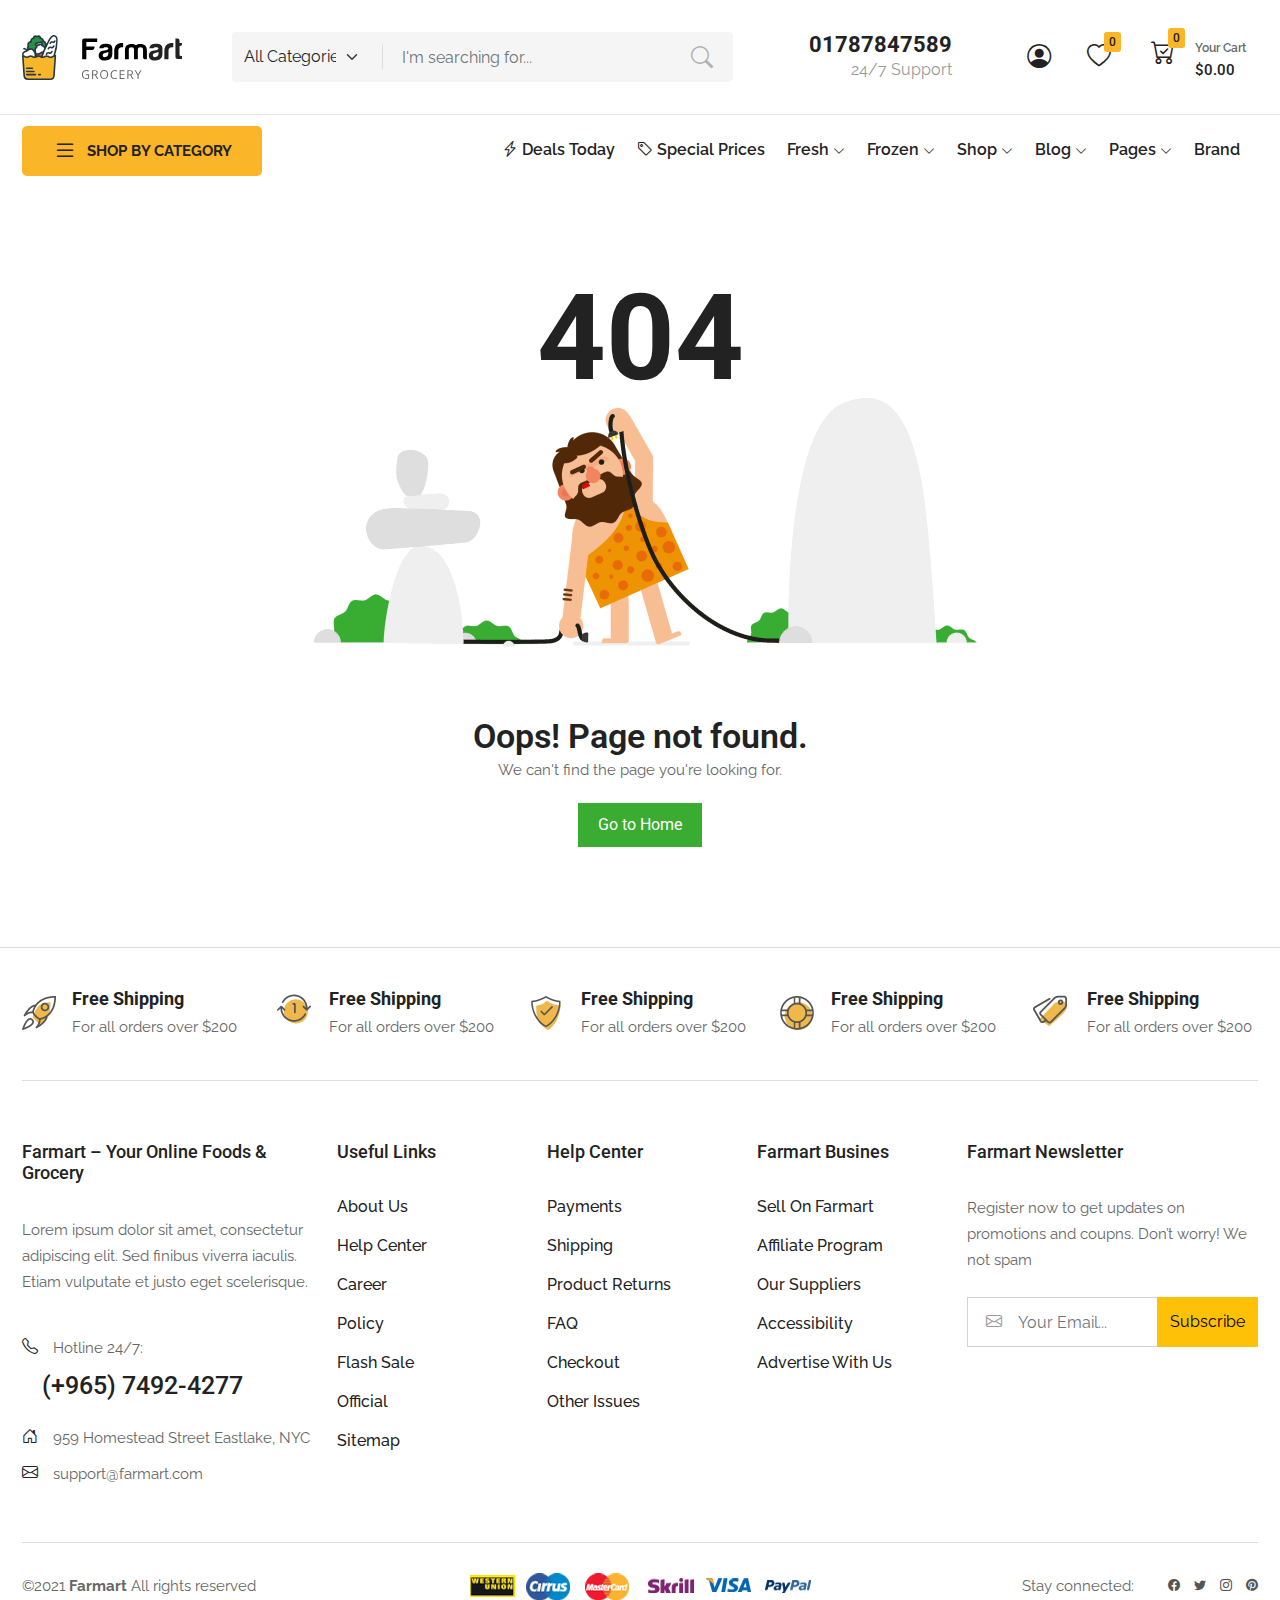
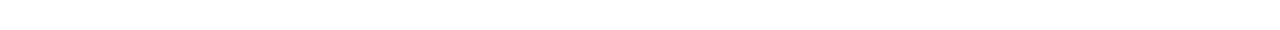
<file: 404-page.html>
<!DOCTYPE html>
<html lang="en">

<head>
  <meta charset="UTF-8">
  <meta http-equiv="X-UA-Compatible" content="IE=edge">
  <meta name="viewport"
    content="width=device-width, content=user-scalable=yes, initial-scale=1.0, maximum-scale=5, minimum-scale=1.0">
  <title>NSL - Ecommerce</title>
  <!-- all css file -->
  <link rel="stylesheet" href="https://cdn.jsdelivr.net/npm/bootstrap-icons@1.8.1/font/bootstrap-icons.css">
  <link href="https://fonts.googleapis.com/css2?family=Raleway:wght@300;400;500;600;700;800&display=swap"
    rel="stylesheet">
  <link href="https://fonts.googleapis.com/css2?family=Roboto:wght@300;400;500;700&display=swap" rel="stylesheet">
  <link rel="stylesheet" href="css/bootstrap.min.css">
  <link rel="stylesheet" href="css/slick.css">
  <link rel="stylesheet" href="css/style.css">
  <link rel="stylesheet" href="css/responsive.css">
  <!-- all css file -->
</head>

<body>
  <!-- header part start -->
  <header class="d-none d-xl-block">
    <div class="custom-container">
      <div class="row">
        <div class="col-lg-2 col-xl-2 align-self-center">
          <div class="logo">
            <a href="index.html">
              <img src="images/logo.svg" alt="header" width="160px">
            </a>
          </div>
        </div>
        <div class="col-lg-6 col-xl-5">
          <div class="header-form">
            <form action="#">
              <div class="form-main d-flex justify-content-between">
                <div class="dropdown">
                  <select class="form-select" aria-label="Disabled select example">
                    <option selected>All Categories</option>
                    <option value="1">Breads Sweets</option>
                    <option value="2">Chocolate</option>
                    <option value="3">Stouffer</option>
                    <option value="3">Fizzy Drinks</option>
                    <option value="3">Coffees and Teas</option>
                  </select>
                </div>
                <div class="input-field">
                  <input type="text" class="form-control rounded-0 shadow-none" placeholder="I'm searching for...">
                  <i class="bi bi-search search"></i>
                </div>
              </div>
            </form>
          </div>
        </div>
        <div class="col-lg-4 col-xl-5">
          <div class="header-right-info">
            <div class="row">
              <div class="col-lg-5">
                <div class="number text-end">
                  <h3>01787847589</h3>
                  <span>24/7 Support</span>
                </div>
              </div>
              <div class="col-lg-4 align-self-center">
                <div class="card-info text-end me-3">
                  <ul>
                    <li class="user-info">
                      <a href="login-and-register.html">
                        <i class="bi bi-person-circle"></i>
                      </a>
                    </li>
                    <li class="fav-info">
                      <a href="wishlist.html">
                        <i class="bi bi-heart"></i>
                        <span class="count">0</span>
                      </a>
                    </li>
                  </ul>
                </div>
              </div>
              <div class="col-lg-3 align-self-center">
                <div class="cart-price-info position-relative">
                  <a href="#">
                    <ul class="d-flex">
                      <li class="cart-bag">
                        <i class="bi bi-cart-check"></i>
                        <span class="count">0</span>
                      </li>
                      <li class="cart-text">
                        <p>Your Cart</p>
                        <h5>$0.00</h5>
                      </li>
                    </ul>
                  </a>
                  <div class="cart-price-body-main">
                    <div class="cart-price-body position-absolute">
                      <ul>
                        <li class="d-flex">
                          <div class="img">
                            <a href="#">
                              <img src="images/cart-product-image-1.webp" alt="cart-product-image-1"
                                class="img-fluid w-100">
                            </a>
                          </div>
                          <div class="text">
                            <div class="product-name">
                              <a href="#">Sesame Seed Bread</a>
                            </div>
                            <div class="variation d-flex">
                              <div class="vendor">
                                <p>Vendor:</p>
                              </div>
                              <div class="vendor-name">
                                <a href="#">MartFury</a>
                              </div>
                            </div>
                            <div class="price">
                              <span class="prices">ট 200.00</span>
                              <span>(x1)</span>
                            </div>
                          </div>
                          <div class="delete">
                            <i class="bi bi-trash3"></i>
                          </div>
                        </li>
                        <li class="d-flex">
                          <div class="img">
                            <a href="#">
                              <img src="images/cart-product-image-2.webp" alt="cart-product-image-2"
                                class="img-fluid w-100">
                            </a>
                          </div>
                          <div class="text">
                            <div class="product-name">
                              <a href="#">Sesame Seed Bread</a>
                            </div>
                            <div class="variation d-flex">
                              <div class="vendor">
                                <p>Vendor:</p>
                              </div>
                              <div class="vendor-name">
                                <a href="#">MartFury</a>
                              </div>
                            </div>
                            <div class="price">
                              <span class="prices">ট 200.00</span>
                              <span>(x1)</span>
                            </div>
                          </div>
                          <div class="delete">
                            <i class="bi bi-trash3"></i>
                          </div>
                        </li>
                        <li class="d-flex">
                          <div class="img">
                            <a href="#">
                              <img src="images/cart-product-image-3.webp" alt="cart-product-image-3"
                                class="img-fluid w-100">
                            </a>
                          </div>
                          <div class="text">
                            <div class="product-name">
                              <a href="#">Sesame Seed Bread</a>
                            </div>
                            <div class="variation d-flex">
                              <div class="vendor">
                                <p>Vendor:</p>
                              </div>
                              <div class="vendor-name">
                                <a href="#">MartFury</a>
                              </div>
                            </div>
                            <div class="price">
                              <span class="prices">ট 200.00</span>
                              <span>(x1)</span>
                            </div>
                          </div>
                          <div class="delete">
                            <i class="bi bi-trash3"></i>
                          </div>
                        </li>
                        <li class="d-flex">
                          <div class="img">
                            <a href="#">
                              <img src="images/cart-product-image-3.webp" alt="cart-product-image-3"
                                class="img-fluid w-100">
                            </a>
                          </div>
                          <div class="text">
                            <div class="product-name">
                              <a href="#">Sesame Seed Bread</a>
                            </div>
                            <div class="variation d-flex">
                              <div class="vendor">
                                <p>Vendor:</p>
                              </div>
                              <div class="vendor-name">
                                <a href="#">MartFury</a>
                              </div>
                            </div>
                            <div class="price">
                              <span class="prices">ট 200.00</span>
                              <span>(x1)</span>
                            </div>
                          </div>
                          <div class="delete">
                            <i class="bi bi-trash3"></i>
                          </div>
                        </li>
                      </ul>
                      <div class="cart-control-part">
                        <div class="title">
                          <p>
                            <strong>TOTAL :</strong>
                            <span class="float-end">ট 200.00</span>
                          </p>
                        </div>
                        <div class="button">
                          <a href="cart.html">View Cart</a>
                          <a href="checkout.html" class="check">Checkout</a>
                        </div>
                      </div>
                    </div>
                  </div>
                </div>
              </div>
            </div>
          </div>
        </div>
      </div>
    </div>
  </header>
  <!-- header part end -->
  <!-- navbar part start -->
  <nav class="d-none d-xl-block">
    <div class="custom-container">
      <div class="row">
        <div class="col-lg-2 col-xl-2 col-xxl-2 align-self-center">
          <div class="nav-side-menu">
            <a href="#" class="d-flex justify-content-center">
              <i class="bi bi-list"></i>
              <span>Shop By Category</span>
            </a>
            <div class="dropdown-main pt-3">
              <div class="dropdown-category-menu">
                <ul>
                  <li><a href="#">Daily Deals</a></li>
                  <li><a href="#">Top Promotions</a></li>
                  <li><a href="#">New Arrivals</a></li>
                  <li><a href="#">Fruits & Vegetables <i class="float-end pe-0 bi bi-chevron-right"></i></a>
                    <div class="dropdown-sub-menu">
                      <div class="row g-0">
                        <div class="col-lg-6">
                          <div class="child-menu-item">
                            <ul>
                              <li class="list-menu-title"><b>Fruits</b></li>
                              <li><a href="#">Apples</a></li>
                              <li><a href="#">Bananas</a></li>
                              <li><a href="#">Berries</a></li>
                              <li><a href="#">Oranges & Easy Peelers</a></li>
                              <li><a href="#">Grapes</a></li>
                              <li><a href="#">Lemons & Limes</a></li>
                              <li><a href="#">Peaches & Nectarines</a></li>
                              <li><a href="#">Pears</a></li>
                              <li><a href="#">Melon</a></li>
                              <li><a href="#" class="all-products">See all products</a></li>
                            </ul>
                          </div>
                        </div>
                        <div class="col-lg-6">
                          <div class="child-menu-item">
                            <ul>
                              <li class="list-menu-title"><b>Vegitables</b></li>
                              <li><a href="#">Apples</a></li>
                              <li><a href="#">Bananas</a></li>
                              <li><a href="#">Berries</a></li>
                              <li><a href="#">Oranges & Easy Peelers</a></li>
                              <li><a href="#">Grapes</a></li>
                              <li><a href="#">Lemons & Limes</a></li>
                              <li><a href="#" class="fresh-drink">FRESHLY DRINK ORANGE JUICE.</a></li>
                              <li><a href="#" class="btn shadow-none">Shop Now</a></li>
                            </ul>
                          </div>
                        </div>
                      </div>
                    </div>
                  </li>
                  <li><a href="#">Breads Sweets <i class="float-end pe-0 bi bi-chevron-right"></i></a>
                    <div class="dropdown-sub-menu">
                      <div class="row g-0">
                        <div class="col-lg-6">
                          <div class="child-menu-item">
                            <ul>
                              <li class="list-menu-title"><b>Fruits</b></li>
                              <li><a href="#">Apples</a></li>
                              <li><a href="#">Bananas</a></li>
                              <li><a href="#">Berries</a></li>
                              <li><a href="#">Oranges & Easy Peelers</a></li>
                              <li><a href="#">Grapes</a></li>
                              <li><a href="#">Lemons & Limes</a></li>
                              <li><a href="#">Peaches & Nectarines</a></li>
                              <li><a href="#">Pears</a></li>
                              <li><a href="#">Melon</a></li>
                              <li><a href="#" class="all-products">See all products</a>
                              </li>
                            </ul>
                          </div>
                        </div>
                        <div class="col-lg-6">
                          <div class="child-menu-item">
                            <ul>
                              <li class="list-menu-title"><b>Vegitables</b></li>
                              <li><a href="#">Apples</a></li>
                              <li><a href="#">Bananas</a></li>
                              <li><a href="#">Berries</a></li>
                              <li><a href="#">Oranges & Easy Peelers</a></li>
                              <li><a href="#">Grapes</a></li>
                              <li><a href="#">Lemons & Limes</a></li>
                              <li><a href="#" class="fresh-drink">FRESHLY DRINK ORANGE JUICE.</a></li>
                              <li><a href="#" class="btn shadow-none">Shop Now</a></li>
                            </ul>
                          </div>
                        </div>
                      </div>
                    </div>
                  </li>
                  <li><a href="#">Frozen Seafoods</a></li>
                  <li><a href="#">Raw Meats</a></li>
                  <li><a href="#">Wines & Alcohol Drinks <i class="float-end pe-0 bi bi-chevron-right"></i></a>
                    <div class="dropdown-sub-menu">
                      <div class="row g-0">
                        <div class="col-lg-6">
                          <div class="child-menu-item">
                            <ul>
                              <li class="list-menu-title"><b>Fruits</b></li>
                              <li><a href="#">Apples</a></li>
                              <li><a href="#">Bananas</a></li>
                              <li><a href="#">Berries</a></li>
                              <li><a href="#">Oranges & Easy Peelers</a></li>
                              <li><a href="#">Grapes</a></li>
                              <li><a href="#">Lemons & Limes</a></li>
                              <li><a href="#">Peaches & Nectarines</a></li>
                              <li><a href="#">Pears</a></li>
                              <li><a href="#">Melon</a></li>
                              <li><a href="#" class="all-products">See all products</a>
                              </li>
                            </ul>
                          </div>
                        </div>
                        <div class="col-lg-6">
                          <div class="child-menu-item">
                            <ul>
                              <li class="list-menu-title"><b>Vegitables</b></li>
                              <li><a href="#">Apples</a></li>
                              <li><a href="#">Bananas</a></li>
                              <li><a href="#">Berries</a></li>
                              <li><a href="#">Oranges & Easy Peelers</a></li>
                              <li><a href="#">Grapes</a></li>
                              <li><a href="#">Lemons & Limes</a></li>
                              <li><a href="#" class="fresh-drink">FRESHLY DRINK ORANGE JUICE.</a></li>
                              <li><a href="#" class="btn shadow-none">Shop Now</a></li>
                            </ul>
                          </div>
                        </div>
                      </div>
                    </div>
                  </li>
                  <li><a href="#">Tea & Coffee</a></li>
                  <li><a href="#">Milks and Dairies</a></li>
                  <li><a href="#">Pet Foods</a></li>
                </ul>
              </div>
            </div>
          </div>
        </div>
        <div class="col-lg-8 col-xl-10 col-xxl-8 align-self-center">
          <div class="menu">
            <ul>
              <li>
                <a href="#">
                  <i class="bi bi-lightning-charge"></i>
                  Deals Today
                </a>
              </li>
              <li>
                <a href="#">
                  <i class="bi bi-tag"></i>
                  Special Prices
                </a>
              </li>
              <li>
                <a href="#">
                  Fresh
                  <i class="bi bi-chevron-down"></i>
                </a>
                <ul>
                  <li><a href="#">Fruit</a></li>
                  <li><a href="#">Meat & Poultry</a></li>
                  <li><a href="#">Milk, Butter & Eggs</a></li>
                  <li><a href="#">Vegetables</a></li>
                </ul>
              </li>
              <li>
                <a href="#">
                  Frozen
                  <i class="bi bi-chevron-down"></i>
                </a>
                <ul>
                  <li><a href="#">Fruit</a></li>
                  <li><a href="#">Meat & Poultry</a></li>
                  <li><a href="#">Milk, Butter & Eggs</a></li>
                  <li><a href="#">Vegetables</a></li>
                </ul>
              </li>
              <li>
                <a href="shop.html">
                  Shop
                  <i class="bi bi-chevron-down"></i>
                </a>
                <ul>
                  <li><a href="shop.html">Shop</a></li>
                  <li><a href="cart.html">Cart</a></li>
                  <li><a href="checkout.html">Checkout</a></li>
                  <li><a href="product-details.html">Single Product</a></li>
                </ul>
              </li>
              <li>
                <a href="#">
                  Blog
                  <i class="bi bi-chevron-down"></i>
                </a>
                <ul>
                  <li><a href="#">Fruit</a></li>
                  <li><a href="#">Meat & Poultry</a></li>
                  <li><a href="#">Milk, Butter & Eggs</a></li>
                  <li><a href="#">Vegetables</a></li>
                </ul>
              </li>
              <li>
                <a href="#">
                  Pages
                  <i class="bi bi-chevron-down"></i>
                </a>
                <ul>
                  <li><a href="about-us.html">About Us</a></li>
                  <li><a href="contact-us.html">Contact Us</a></li>
                  <li><a href="faq.html">FAQs</a></li>
                  <li><a href="404-page.html">Page 404</a></li>
                </ul>
              </li>
              <li>
                <a href="shop.html">
                  Brand
                </a>
              </li>
            </ul>
          </div>
        </div>
        <div class="col-lg-2 col-xxl-2 align-self-center">
          <div class="recent-view text-end">
            <ul>
              <li>
                <a href="#" class="recent-view-tag">
                  <i class="bi bi-arrow-repeat"></i>
                  Recently Viewed
                </a>
                <div class="recen-view-body text-start">
                  <ul>
                    <li>
                      <a href="product-details.html">
                        <div class="img">
                          <img src="images/product-list-image-1.webp" alt="product-list-image-1" class="img-fluid">
                        </div>
                      </a>
                    </li>
                    <li>
                      <a href="product-details.html">
                        <div class="img">
                          <img src="images/product-list-image-2.webp" alt="product-list-image-2" class="img-fluid">
                        </div>
                      </a>
                    </li>
                    <li>
                      <a href="product-details.html">
                        <div class="img">
                          <img src="images/product-list-image-3.webp" alt="product-list-image-3" class="img-fluid">
                        </div>
                      </a>
                    </li>
                    <li>
                      <a href="product-details.html">
                        <div class="img">
                          <img src="images/product-list-image-4.webp" alt="product-list-image-4" class="img-fluid">
                        </div>
                      </a>
                    </li>
                    <li>
                      <a href="product-details.html">
                        <div class="img">
                          <img src="images/product-list-image-5.webp" alt="product-list-image-5" class="img-fluid">
                        </div>
                      </a>
                    </li>
                  </ul>
                </div>
              </li>
            </ul>
          </div>
        </div>
      </div>
    </div>
  </nav>
  <!-- navbar part end -->
  <!-- mobile menu part start -->
  <div class="mobile-menu d-block d-xl-none">
    <div class="custom-container">
      <div class="menu-main d-flex justify-content-between">
        <div class="left-bar">
          <i class="bi bi-list bar-icon"></i>
        </div>
        <div class="mid-image text-center align-self-center">
          <a href="index.html"><img src="images/logo.svg" alt="logo" width="140"></a>
        </div>
        <div class="right-info align-self-center">
          <ul>
            <li class="mobile-cart">
              <i class="bi bi-cart-check"></i>
              <sup>0</sup>
            </li>
            <li><i class="bi bi-search search"></i></li>
          </ul>
        </div>
      </div>
    </div>
    <div class="right-search-option">
      <div class="form">
        <div class="custom-container">
          <form action="#">
            <div class="main-group d-flex">
              <div class="input-group position-relative">
                <input type="text" placeholder="I am searching for..." class="shadow-none">
              </div>
              <span class="align-self-center cancel">Cancel</span>
            </div>
          </form>
        </div>
      </div>
    </div>
    <div class="main-overlay"></div>
    <div class="left-menu-body">
      <div class="menu-header">
        <ul>
          <li><i class="bi bi-arrow-left close-menu"></i></li>
          <li class="float-end">
            <a href="#">
              <i class="bi bi-person-circle"></i>
              <span class="ps-1">Login & Register</span>
            </a>
          </li>
        </ul>
      </div>
      <div class="menu-list-part">
        <ul>
          <li><a href="#">DEALS TODAY</a></li>
          <li><a href="#">SPECAL PRICES</a></li>
          <li class="hasDD">
            <a href="https://htmlcolorcodes.com/colors/shades-of-yellow/">FRESH</a>
            <span class=""><i class="bi bi-chevron-down float-end"></i></span>
            <ul class="child">
              <li><a href="https://htmlcolorcodes.com/colors/shades-of-yellow/">Fruit</a></li>
              <li><a href="#">Meat & Poultry</a></li>
              <li><a href="#">Milk, Butter & Eggs</a></li>
              <li><a href="#">Vegetables</a></li>
            </ul>
          </li>
          <li class="hasDD">
            <a href="https://htmlcolorcodes.com/colors/shades-of-yellow/">FROZEN</a>
            <span class=""><i class="bi bi-chevron-down float-end"></i></span>
            <ul class="child">
              <li><a href="https://htmlcolorcodes.com/colors/shades-of-yellow/">Fruit</a></li>
              <li><a href="#">Meat & Poultry</a></li>
              <li><a href="#">Milk, Butter & Eggs</a></li>
              <li><a href="#">Vegetables</a></li>
            </ul>
          </li>
          <li><a href="#">SHOP</a></li>
          <li><a href="#">BLOG</a></li>
          <li class="hasDD">
            <a href="https://htmlcolorcodes.com/colors/shades-of-yellow/">PAGES</a>
            <span class=""><i class="bi bi-chevron-down float-end"></i></span>
            <ul class="child">
              <li><a href="about-us.html">About Us</a></li>
              <li><a href="contact-us.html">Contact Us</a></li>
              <li><a href="faq.html">FAQs</a></li>
              <li><a href="404-page.html">Page 404</a></li>
            </ul>
          </li>
          <li><a href="shop.html">BRANDS</a></li>
        </ul>
      </div>
    </div>
  </div>
  <!-- mobile menu part end -->
  <!-- 404 page page start -->
  <section class="page_404">
    <div class="custom-container">
      <div class="row">
        <div class="col-lg-12 text-center">
          <div class="four_zero_four_bg">
            <h1 class="text-center ">404</h1>
          </div>
          <div class="contant_box_404">
            <h3>
              Oops! Page not found.
            </h3>
            <p>We can't find the page you're looking for.</p>
            <a href="index.html" class="link_404">Go to Home</a>
          </div>
        </div>
      </div>
    </div>
  </section>

  <!-- 404 page page end -->
  <!-- footer part start -->
  <!-- back to top part start -->
  <a id="button">
    <i class="bi bi-chevron-up"></i>
  </a>
  <!-- back to top part end -->
  <footer class="footer">
    <div class="custom-container">
      <div class="footer-top">
        <div class="row">
          <div class="col-lg">
            <div class="top-item d-flex">
              <div class="icon">
                <img src="images/footer-top-icon-1.png" alt="footer-top-icon-1">
              </div>
              <div class="text">
                <h4>Free Shipping</h4>
                <p>For all orders over $200</p>
              </div>
            </div>
          </div>
          <div class="col-lg">
            <div class="top-item d-flex">
              <div class="icon">
                <img src="images/footer-top-icon-2.png" alt="footer-top-icon-2">
              </div>
              <div class="text">
                <h4>Free Shipping</h4>
                <p>For all orders over $200</p>
              </div>
            </div>
          </div>
          <div class="col-lg">
            <div class="top-item d-flex">
              <div class="icon">
                <img src="images/footer-top-icon-3.png" alt="footer-top-icon-3">
              </div>
              <div class="text">
                <h4>Free Shipping</h4>
                <p>For all orders over $200</p>
              </div>
            </div>
          </div>
          <div class="col-lg">
            <div class="top-item d-flex">
              <div class="icon">
                <img src="images/footer-top-icon-4.png" alt="footer-top-icon-4">
              </div>
              <div class="text">
                <h4>Free Shipping</h4>
                <p>For all orders over $200</p>
              </div>
            </div>
          </div>
          <div class="col-lg">
            <div class="top-item d-flex">
              <div class="icon">
                <img src="images/footer-top-icon-5.png" alt="footer-top-icon-5">
              </div>
              <div class="text">
                <h4>Free Shipping</h4>
                <p>For all orders over $200</p>
              </div>
            </div>
          </div>
        </div>
      </div>
      <div class="footer-main">
        <div class="row">
          <div class="col-lg-3">
            <div class="about-footer">
              <h3>Farmart – Your Online Foods & Grocery</h3>
              <p>
                Lorem ipsum dolor sit amet, consectetur adipiscing elit. Sed finibus viverra iaculis. Etiam vulputate et
                justo eget
                scelerisque.
              </p>
              <ul>
                <li>
                  <span><i class="bi bi-telephone"></i></span>
                  <div>
                    <p>Hotline 24/7:</p>
                    <h6>(+965) 7492-4277 </h6>
                  </div>
                </li>
                <div class="pt-4">
                  <li>
                    <span><i class="bi bi-house-door"></i></span>
                    <div>
                      <p>959 Homestead Street Eastlake, NYC</p>
                    </div>
                  </li>
                  <li>
                    <span><i class="bi bi-envelope"></i></span>
                    <div>
                      <p>support@farmart.com</p>
                    </div>
                  </li>
                </div>
              </ul>
            </div>
          </div>
          <div class="col-lg-2 col-sm-4">
            <div class="usefull-link">
              <h3>Useful Links</h3>
              <ul>
                <li><a href="#">About Us</a></li>
                <li><a href="#">Help Center</a></li>
                <li><a href="#">Career</a></li>
                <li><a href="#">Policy</a></li>
                <li><a href="#">Flash Sale</a></li>
                <li><a href="#">Official</a></li>
                <li><a href="#">Sitemap</a></li>
              </ul>
            </div>
          </div>
          <div class="col-lg-2 col-sm-4">
            <div class="help-center">
              <h3>Help Center</h3>
              <ul>
                <li><a href="#">Payments</a></li>
                <li><a href="#">Shipping</a></li>
                <li><a href="#">Product Returns</a></li>
                <li><a href="faq.html">FAQ</a></li>
                <li><a href="#">Checkout</a></li>
                <li><a href="#">Other Issues</a></li>
              </ul>
            </div>
          </div>
          <div class="col-lg-2 col-sm-4">
            <div class="business">
              <h3>Farmart Busines</h3>
              <ul>
                <li><a href="#">Sell On Farmart</a></li>
                <li><a href="#">Affiliate Program</a></li>
                <li><a href="#">Our Suppliers</a></li>
                <li><a href="#">Accessibility</a></li>
                <li><a href="#">Advertise With Us</a></li>
              </ul>
            </div>
          </div>
          <div class="col-lg-3">
            <div class="news-letter">
              <h3>Farmart Newsletter</h3>
              <p>Register now to get updates on promotions and coupns. Don’t worry! We not spam</p>
              <div class="form pt-4">
                <form action="#">
                  <div class="input-group">
                    <input type="text" class="form-control shadow-none rounded-0" placeholder="Your Email...">
                    <i class="bi bi-envelope mail"></i>
                    <button class="btn btn-warning shadow-none rounded-0">Subscribe</button>
                  </div>
                </form>
              </div>
            </div>
          </div>
        </div>
      </div>
    </div>
  </footer>
  <!-- footer part end -->
  <!-- footer bottom part start -->
  <section class="footer-bottom">
    <div class="custom-container">
      <div class="footer-btm-main">
        <div class="row">
          <div class="col-lg-4">
            <div class="left">
              <p>©2021 <b>Farmart</b> All rights reserved</p>
            </div>
          </div>
          <div class="col-lg-4">
            <div class="mid text-center">
              <img src="images/payment-image.webp" alt="payment-image" class="img-fluid">
            </div>
          </div>
          <div class="col-lg-4">
            <div class="right d-flex justify-content-end">
              <div class="pe-4">
                <p>Stay connected:</p>
              </div>
              <div>
                <ul>
                  <li><a href="#"><i class="bi bi-facebook"></i></a></li>
                  <li><a href="#"><i class="bi bi-twitter"></i></a></li>
                  <li><a href="#"><i class="bi bi-instagram"></i></a></li>
                  <li><a href="#"><i class="bi bi-pinterest"></i></a></li>
                </ul>
              </div>
            </div>
          </div>
        </div>
      </div>
    </div>
  </section>
  <!-- footer bottom part end -->


  <!-- all js file -->
  <script src="js/jquery-1.12.4.min.js"></script>
  <script src="js/bootstrap.bundle.min.js"></script>
  <script src="js/slick.min.js"></script>
  <script src="js/script.js"></script>
  <!-- all js file -->
</body>

</html>
</file>
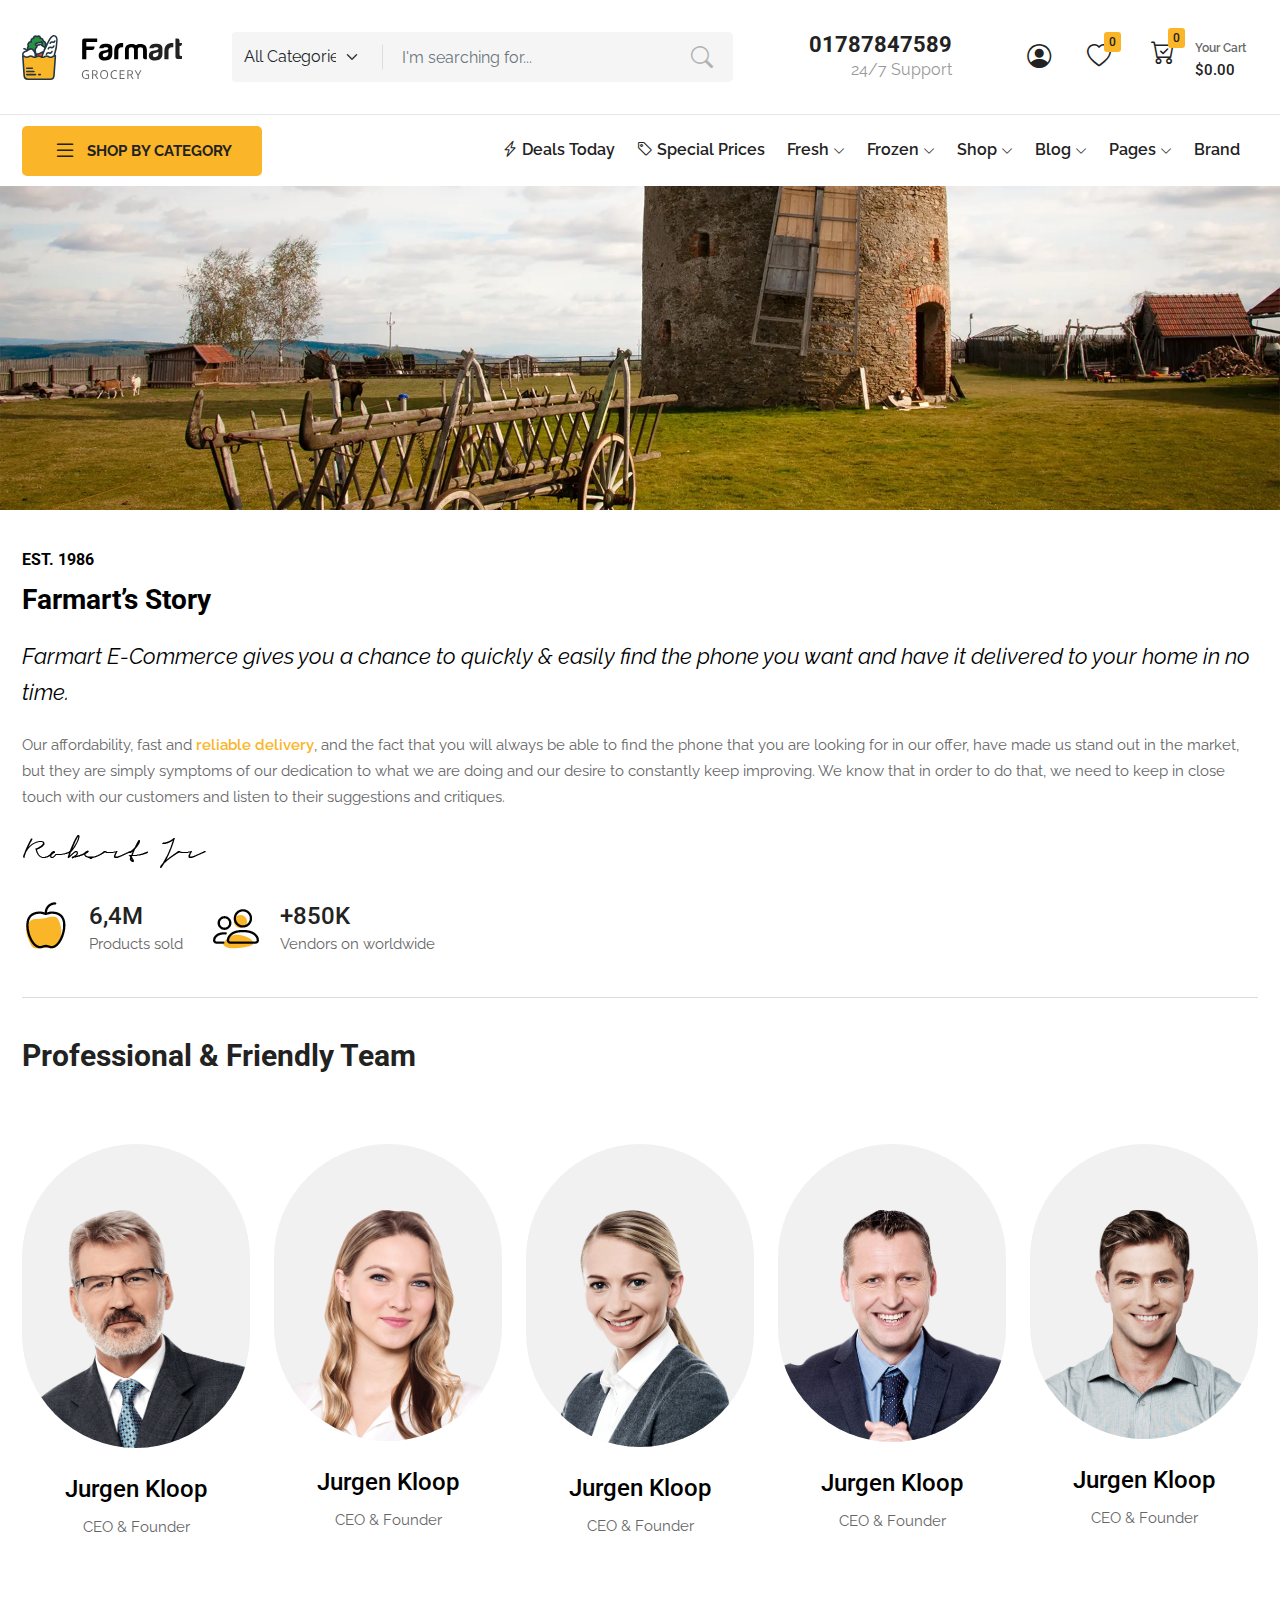
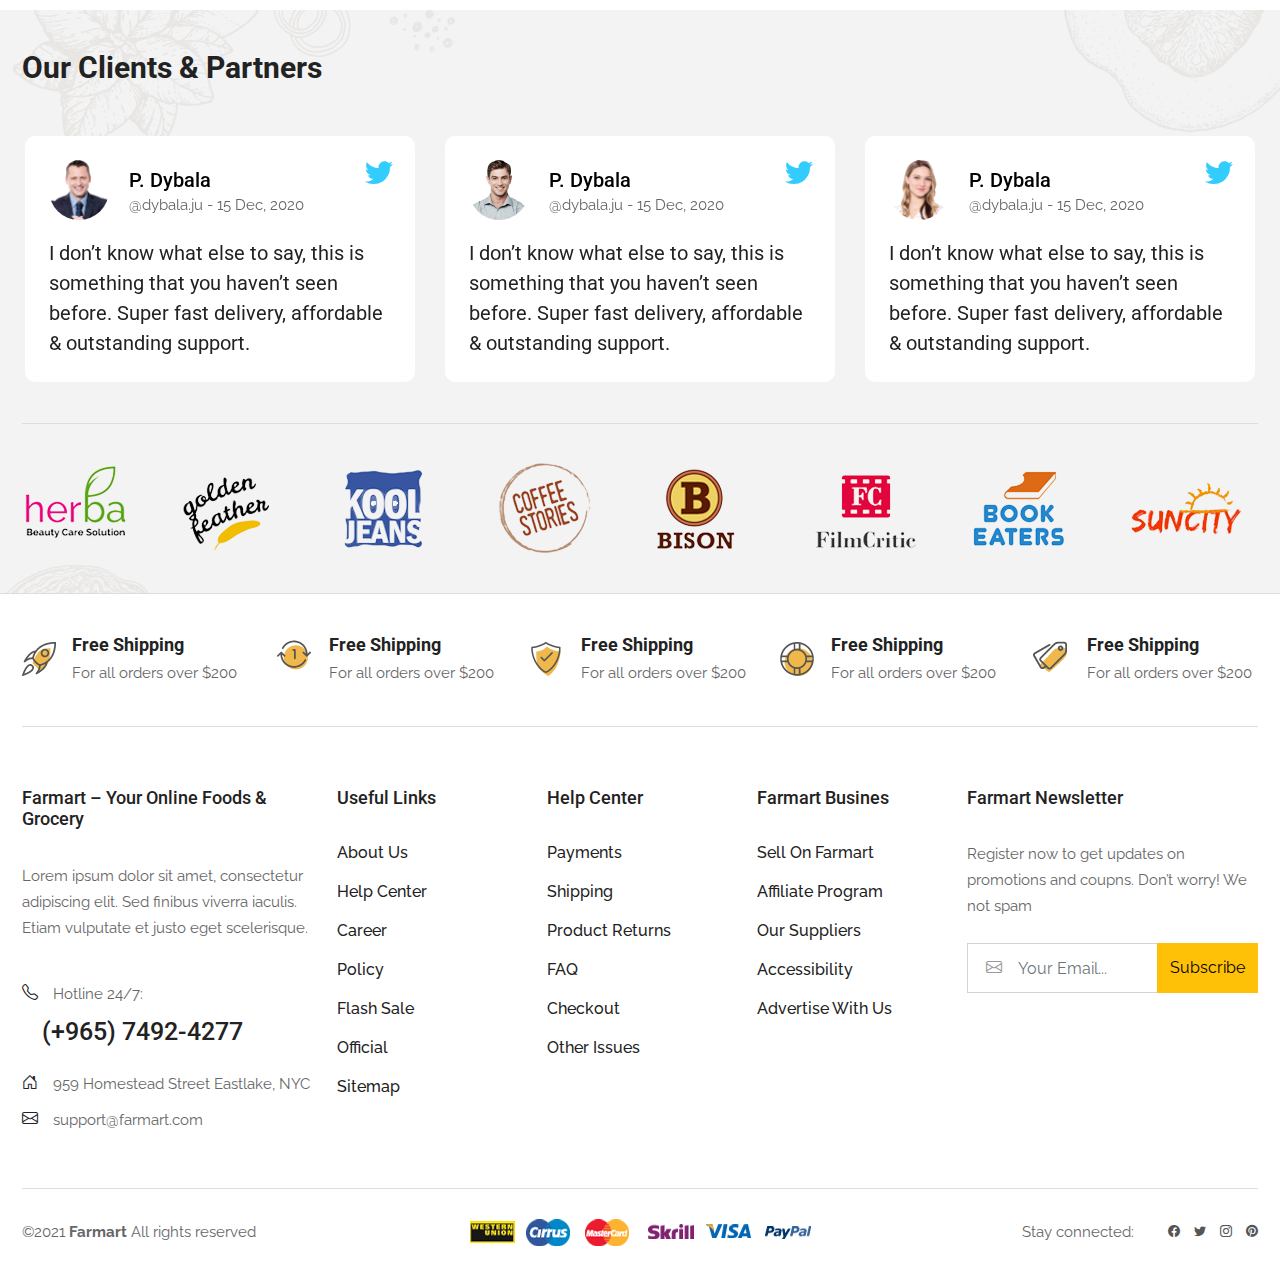
<file: about-us.html>
<!DOCTYPE html>
<html lang="en">

<head>
  <meta charset="UTF-8">
  <meta http-equiv="X-UA-Compatible" content="IE=edge">
  <meta name="viewport"
    content="width=device-width, content=user-scalable=yes, initial-scale=1.0, maximum-scale=5, minimum-scale=1.0">
  <title>NSL - Ecommerce</title>
  <!-- all css file -->
  <link rel="stylesheet" href="https://cdn.jsdelivr.net/npm/bootstrap-icons@1.8.1/font/bootstrap-icons.css">
  <link href="https://fonts.googleapis.com/css2?family=Raleway:wght@300;400;500;600;700;800&display=swap"
    rel="stylesheet">
  <link href="https://fonts.googleapis.com/css2?family=Roboto:wght@300;400;500;700&display=swap" rel="stylesheet">
  <link rel="stylesheet" href="css/bootstrap.min.css">
  <link rel="stylesheet" href="css/slick.css">
  <link rel="stylesheet" href="css/style.css">
  <link rel="stylesheet" href="css/responsive.css">
  <!-- all css file -->
</head>

<body>
  <!-- header part start -->
  <header class="d-none d-xl-block">
    <div class="custom-container">
      <div class="row">
        <div class="col-lg-2 col-xl-2 align-self-center">
          <div class="logo">
            <a href="index.html">
              <img src="images/logo.svg" alt="header" width="160px">
            </a>
          </div>
        </div>
        <div class="col-lg-6 col-xl-5">
          <div class="header-form">
            <form action="#">
              <div class="form-main d-flex justify-content-between">
                <div class="dropdown">
                  <select class="form-select" aria-label="Disabled select example">
                    <option selected>All Categories</option>
                    <option value="1">Breads Sweets</option>
                    <option value="2">Chocolate</option>
                    <option value="3">Stouffer</option>
                    <option value="3">Fizzy Drinks</option>
                    <option value="3">Coffees and Teas</option>
                  </select>
                </div>
                <div class="input-field">
                  <input type="text" class="form-control rounded-0 shadow-none" placeholder="I'm searching for...">
                  <i class="bi bi-search search"></i>
                </div>
              </div>
            </form>
          </div>
        </div>
        <div class="col-lg-4 col-xl-5">
          <div class="header-right-info">
            <div class="row">
              <div class="col-lg-5">
                <div class="number text-end">
                  <h3>01787847589</h3>
                  <span>24/7 Support</span>
                </div>
              </div>
              <div class="col-lg-4 align-self-center">
                <div class="card-info text-end me-3">
                  <ul>
                    <li class="user-info">
                      <a href="login-and-register.html">
                        <i class="bi bi-person-circle"></i>
                      </a>
                    </li>
                    <li class="fav-info">
                      <a href="wishlist.html">
                        <i class="bi bi-heart"></i>
                        <span class="count">0</span>
                      </a>
                    </li>
                  </ul>
                </div>
              </div>
              <div class="col-lg-3 align-self-center">
                <div class="cart-price-info position-relative">
                  <a href="#">
                    <ul class="d-flex">
                      <li class="cart-bag">
                        <i class="bi bi-cart-check"></i>
                        <span class="count">0</span>
                      </li>
                      <li class="cart-text">
                        <p>Your Cart</p>
                        <h5>$0.00</h5>
                      </li>
                    </ul>
                  </a>
                  <div class="cart-price-body-main">
                    <div class="cart-price-body position-absolute">
                      <ul>
                        <li class="d-flex">
                          <div class="img">
                            <a href="#">
                              <img src="images/cart-product-image-1.webp" alt="cart-product-image-1"
                                class="img-fluid w-100">
                            </a>
                          </div>
                          <div class="text">
                            <div class="product-name">
                              <a href="#">Sesame Seed Bread</a>
                            </div>
                            <div class="variation d-flex">
                              <div class="vendor">
                                <p>Vendor:</p>
                              </div>
                              <div class="vendor-name">
                                <a href="#">MartFury</a>
                              </div>
                            </div>
                            <div class="price">
                              <span class="prices">ট 200.00</span>
                              <span>(x1)</span>
                            </div>
                          </div>
                          <div class="delete">
                            <i class="bi bi-trash3"></i>
                          </div>
                        </li>
                        <li class="d-flex">
                          <div class="img">
                            <a href="#">
                              <img src="images/cart-product-image-2.webp" alt="cart-product-image-2"
                                class="img-fluid w-100">
                            </a>
                          </div>
                          <div class="text">
                            <div class="product-name">
                              <a href="#">Sesame Seed Bread</a>
                            </div>
                            <div class="variation d-flex">
                              <div class="vendor">
                                <p>Vendor:</p>
                              </div>
                              <div class="vendor-name">
                                <a href="#">MartFury</a>
                              </div>
                            </div>
                            <div class="price">
                              <span class="prices">ট 200.00</span>
                              <span>(x1)</span>
                            </div>
                          </div>
                          <div class="delete">
                            <i class="bi bi-trash3"></i>
                          </div>
                        </li>
                        <li class="d-flex">
                          <div class="img">
                            <a href="#">
                              <img src="images/cart-product-image-3.webp" alt="cart-product-image-3"
                                class="img-fluid w-100">
                            </a>
                          </div>
                          <div class="text">
                            <div class="product-name">
                              <a href="#">Sesame Seed Bread</a>
                            </div>
                            <div class="variation d-flex">
                              <div class="vendor">
                                <p>Vendor:</p>
                              </div>
                              <div class="vendor-name">
                                <a href="#">MartFury</a>
                              </div>
                            </div>
                            <div class="price">
                              <span class="prices">ট 200.00</span>
                              <span>(x1)</span>
                            </div>
                          </div>
                          <div class="delete">
                            <i class="bi bi-trash3"></i>
                          </div>
                        </li>
                        <li class="d-flex">
                          <div class="img">
                            <a href="#">
                              <img src="images/cart-product-image-3.webp" alt="cart-product-image-3"
                                class="img-fluid w-100">
                            </a>
                          </div>
                          <div class="text">
                            <div class="product-name">
                              <a href="#">Sesame Seed Bread</a>
                            </div>
                            <div class="variation d-flex">
                              <div class="vendor">
                                <p>Vendor:</p>
                              </div>
                              <div class="vendor-name">
                                <a href="#">MartFury</a>
                              </div>
                            </div>
                            <div class="price">
                              <span class="prices">ট 200.00</span>
                              <span>(x1)</span>
                            </div>
                          </div>
                          <div class="delete">
                            <i class="bi bi-trash3"></i>
                          </div>
                        </li>
                      </ul>
                      <div class="cart-control-part">
                        <div class="title">
                          <p>
                            <strong>TOTAL :</strong>
                            <span class="float-end">ট 200.00</span>
                          </p>
                        </div>
                        <div class="button">
                          <a href="cart.html">View Cart</a>
                          <a href="checkout.html" class="check">Checkout</a>
                        </div>
                      </div>
                    </div>
                  </div>
                </div>
              </div>
            </div>
          </div>
        </div>
      </div>
    </div>
  </header>
  <!-- header part end -->
  <!-- navbar part start -->
  <nav class="d-none d-xl-block">
    <div class="custom-container">
      <div class="row">
        <div class="col-lg-2 col-xl-2 col-xxl-2 align-self-center">
          <div class="nav-side-menu">
            <a href="#" class="d-flex justify-content-center">
              <i class="bi bi-list"></i>
              <span>Shop By Category</span>
            </a>
            <div class="dropdown-main pt-3">
              <div class="dropdown-category-menu">
                <ul>
                  <li><a href="#">Daily Deals</a></li>
                  <li><a href="#">Top Promotions</a></li>
                  <li><a href="#">New Arrivals</a></li>
                  <li><a href="#">Fruits & Vegetables <i class="float-end pe-0 bi bi-chevron-right"></i></a>
                    <div class="dropdown-sub-menu">
                      <div class="row g-0">
                        <div class="col-lg-6">
                          <div class="child-menu-item">
                            <ul>
                              <li class="list-menu-title"><b>Fruits</b></li>
                              <li><a href="#">Apples</a></li>
                              <li><a href="#">Bananas</a></li>
                              <li><a href="#">Berries</a></li>
                              <li><a href="#">Oranges & Easy Peelers</a></li>
                              <li><a href="#">Grapes</a></li>
                              <li><a href="#">Lemons & Limes</a></li>
                              <li><a href="#">Peaches & Nectarines</a></li>
                              <li><a href="#">Pears</a></li>
                              <li><a href="#">Melon</a></li>
                              <li><a href="#" class="all-products">See all products</a></li>
                            </ul>
                          </div>
                        </div>
                        <div class="col-lg-6">
                          <div class="child-menu-item">
                            <ul>
                              <li class="list-menu-title"><b>Vegitables</b></li>
                              <li><a href="#">Apples</a></li>
                              <li><a href="#">Bananas</a></li>
                              <li><a href="#">Berries</a></li>
                              <li><a href="#">Oranges & Easy Peelers</a></li>
                              <li><a href="#">Grapes</a></li>
                              <li><a href="#">Lemons & Limes</a></li>
                              <li><a href="#" class="fresh-drink">FRESHLY DRINK ORANGE JUICE.</a></li>
                              <li><a href="#" class="btn shadow-none">Shop Now</a></li>
                            </ul>
                          </div>
                        </div>
                      </div>
                    </div>
                  </li>
                  <li><a href="#">Breads Sweets <i class="float-end pe-0 bi bi-chevron-right"></i></a>
                    <div class="dropdown-sub-menu">
                      <div class="row g-0">
                        <div class="col-lg-6">
                          <div class="child-menu-item">
                            <ul>
                              <li class="list-menu-title"><b>Fruits</b></li>
                              <li><a href="#">Apples</a></li>
                              <li><a href="#">Bananas</a></li>
                              <li><a href="#">Berries</a></li>
                              <li><a href="#">Oranges & Easy Peelers</a></li>
                              <li><a href="#">Grapes</a></li>
                              <li><a href="#">Lemons & Limes</a></li>
                              <li><a href="#">Peaches & Nectarines</a></li>
                              <li><a href="#">Pears</a></li>
                              <li><a href="#">Melon</a></li>
                              <li><a href="#" class="all-products">See all products</a>
                              </li>
                            </ul>
                          </div>
                        </div>
                        <div class="col-lg-6">
                          <div class="child-menu-item">
                            <ul>
                              <li class="list-menu-title"><b>Vegitables</b></li>
                              <li><a href="#">Apples</a></li>
                              <li><a href="#">Bananas</a></li>
                              <li><a href="#">Berries</a></li>
                              <li><a href="#">Oranges & Easy Peelers</a></li>
                              <li><a href="#">Grapes</a></li>
                              <li><a href="#">Lemons & Limes</a></li>
                              <li><a href="#" class="fresh-drink">FRESHLY DRINK ORANGE JUICE.</a></li>
                              <li><a href="#" class="btn shadow-none">Shop Now</a></li>
                            </ul>
                          </div>
                        </div>
                      </div>
                    </div>
                  </li>
                  <li><a href="#">Frozen Seafoods</a></li>
                  <li><a href="#">Raw Meats</a></li>
                  <li><a href="#">Wines & Alcohol Drinks <i class="float-end pe-0 bi bi-chevron-right"></i></a>
                    <div class="dropdown-sub-menu">
                      <div class="row g-0">
                        <div class="col-lg-6">
                          <div class="child-menu-item">
                            <ul>
                              <li class="list-menu-title"><b>Fruits</b></li>
                              <li><a href="#">Apples</a></li>
                              <li><a href="#">Bananas</a></li>
                              <li><a href="#">Berries</a></li>
                              <li><a href="#">Oranges & Easy Peelers</a></li>
                              <li><a href="#">Grapes</a></li>
                              <li><a href="#">Lemons & Limes</a></li>
                              <li><a href="#">Peaches & Nectarines</a></li>
                              <li><a href="#">Pears</a></li>
                              <li><a href="#">Melon</a></li>
                              <li><a href="#" class="all-products">See all products</a>
                              </li>
                            </ul>
                          </div>
                        </div>
                        <div class="col-lg-6">
                          <div class="child-menu-item">
                            <ul>
                              <li class="list-menu-title"><b>Vegitables</b></li>
                              <li><a href="#">Apples</a></li>
                              <li><a href="#">Bananas</a></li>
                              <li><a href="#">Berries</a></li>
                              <li><a href="#">Oranges & Easy Peelers</a></li>
                              <li><a href="#">Grapes</a></li>
                              <li><a href="#">Lemons & Limes</a></li>
                              <li><a href="#" class="fresh-drink">FRESHLY DRINK ORANGE JUICE.</a></li>
                              <li><a href="#" class="btn shadow-none">Shop Now</a></li>
                            </ul>
                          </div>
                        </div>
                      </div>
                    </div>
                  </li>
                  <li><a href="#">Tea & Coffee</a></li>
                  <li><a href="#">Milks and Dairies</a></li>
                  <li><a href="#">Pet Foods</a></li>
                </ul>
              </div>
            </div>
          </div>
        </div>
        <div class="col-lg-8 col-xl-10 col-xxl-8 align-self-center">
          <div class="menu">
            <ul>
              <li>
                <a href="#">
                  <i class="bi bi-lightning-charge"></i>
                  Deals Today
                </a>
              </li>
              <li>
                <a href="#">
                  <i class="bi bi-tag"></i>
                  Special Prices
                </a>
              </li>
              <li>
                <a href="#">
                  Fresh
                  <i class="bi bi-chevron-down"></i>
                </a>
                <ul>
                  <li><a href="#">Fruit</a></li>
                  <li><a href="#">Meat & Poultry</a></li>
                  <li><a href="#">Milk, Butter & Eggs</a></li>
                  <li><a href="#">Vegetables</a></li>
                </ul>
              </li>
              <li>
                <a href="#">
                  Frozen
                  <i class="bi bi-chevron-down"></i>
                </a>
                <ul>
                  <li><a href="#">Fruit</a></li>
                  <li><a href="#">Meat & Poultry</a></li>
                  <li><a href="#">Milk, Butter & Eggs</a></li>
                  <li><a href="#">Vegetables</a></li>
                </ul>
              </li>
              <li>
                <a href="shop.html">
                  Shop
                  <i class="bi bi-chevron-down"></i>
                </a>
                <ul>
                  <li><a href="shop.html">Shop</a></li>
                  <li><a href="cart.html">Cart</a></li>
                  <li><a href="checkout.html">Checkout</a></li>
                  <li><a href="product-details.html">Single Product</a></li>
                </ul>
              </li>
              <li>
                <a href="#">
                  Blog
                  <i class="bi bi-chevron-down"></i>
                </a>
                <ul>
                  <li><a href="#">Fruit</a></li>
                  <li><a href="#">Meat & Poultry</a></li>
                  <li><a href="#">Milk, Butter & Eggs</a></li>
                  <li><a href="#">Vegetables</a></li>
                </ul>
              </li>
              <li>
                <a href="#">
                  Pages
                  <i class="bi bi-chevron-down"></i>
                </a>
                <ul>
                  <li><a href="about-us.html">About Us</a></li>
                  <li><a href="contact-us.html">Contact Us</a></li>
                  <li><a href="faq.html">FAQs</a></li>
                  <li><a href="404-page.html">Page 404</a></li>
                </ul>
              </li>
              <li>
                <a href="shop.html">
                  Brand
                </a>
              </li>
            </ul>
          </div>
        </div>
        <div class="col-lg-2 col-xxl-2 align-self-center">
          <div class="recent-view text-end">
            <ul>
              <li>
                <a href="#" class="recent-view-tag">
                  <i class="bi bi-arrow-repeat"></i>
                  Recently Viewed
                </a>
                <div class="recen-view-body text-start">
                  <ul>
                    <li>
                      <a href="product-details.html">
                        <div class="img">
                          <img src="images/product-list-image-1.webp" alt="product-list-image-1" class="img-fluid">
                        </div>
                      </a>
                    </li>
                    <li>
                      <a href="product-details.html">
                        <div class="img">
                          <img src="images/product-list-image-2.webp" alt="product-list-image-2" class="img-fluid">
                        </div>
                      </a>
                    </li>
                    <li>
                      <a href="product-details.html">
                        <div class="img">
                          <img src="images/product-list-image-3.webp" alt="product-list-image-3" class="img-fluid">
                        </div>
                      </a>
                    </li>
                    <li>
                      <a href="product-details.html">
                        <div class="img">
                          <img src="images/product-list-image-4.webp" alt="product-list-image-4" class="img-fluid">
                        </div>
                      </a>
                    </li>
                    <li>
                      <a href="product-details.html">
                        <div class="img">
                          <img src="images/product-list-image-5.webp" alt="product-list-image-5" class="img-fluid">
                        </div>
                      </a>
                    </li>
                  </ul>
                </div>
              </li>
            </ul>
          </div>
        </div>
      </div>
    </div>
  </nav>
  <!-- navbar part end -->
  <!-- mobile menu part start -->
  <div class="mobile-menu d-block d-xl-none">
    <div class="custom-container">
      <div class="menu-main d-flex justify-content-between">
        <div class="left-bar">
          <i class="bi bi-list bar-icon"></i>
        </div>
        <div class="mid-image text-center align-self-center">
          <a href="index.html"><img src="images/logo.svg" alt="logo" width="140"></a>
        </div>
        <div class="right-info align-self-center">
          <ul>
            <li class="mobile-cart">
              <i class="bi bi-cart-check"></i>
              <sup>0</sup>
            </li>
            <li><i class="bi bi-search search"></i></li>
          </ul>
        </div>
      </div>
    </div>
    <div class="right-search-option">
      <div class="form">
        <div class="custom-container">
          <form action="#">
            <div class="main-group d-flex">
              <div class="input-group position-relative">
                <input type="text" placeholder="I am searching for..." class="shadow-none">
              </div>
              <span class="align-self-center cancel">Cancel</span>
            </div>
          </form>
        </div>
      </div>
    </div>
    <div class="main-overlay"></div>
    <div class="left-menu-body">
      <div class="menu-header">
        <ul>
          <li><i class="bi bi-arrow-left close-menu"></i></li>
          <li class="float-end">
            <a href="#">
              <i class="bi bi-person-circle"></i>
              <span class="ps-1">Login & Register</span>
            </a>
          </li>
        </ul>
      </div>
      <div class="menu-list-part">
        <ul>
          <li><a href="#">DEALS TODAY</a></li>
          <li><a href="#">SPECAL PRICES</a></li>
          <li class="hasDD">
            <a href="https://htmlcolorcodes.com/colors/shades-of-yellow/">FRESH</a>
            <span class=""><i class="bi bi-chevron-down float-end"></i></span>
            <ul class="child">
              <li><a href="https://htmlcolorcodes.com/colors/shades-of-yellow/">Fruit</a></li>
              <li><a href="#">Meat & Poultry</a></li>
              <li><a href="#">Milk, Butter & Eggs</a></li>
              <li><a href="#">Vegetables</a></li>
            </ul>
          </li>
          <li class="hasDD">
            <a href="https://htmlcolorcodes.com/colors/shades-of-yellow/">FROZEN</a>
            <span class=""><i class="bi bi-chevron-down float-end"></i></span>
            <ul class="child">
              <li><a href="https://htmlcolorcodes.com/colors/shades-of-yellow/">Fruit</a></li>
              <li><a href="#">Meat & Poultry</a></li>
              <li><a href="#">Milk, Butter & Eggs</a></li>
              <li><a href="#">Vegetables</a></li>
            </ul>
          </li>
          <li><a href="#">SHOP</a></li>
          <li><a href="#">BLOG</a></li>
          <li class="hasDD">
            <a href="https://htmlcolorcodes.com/colors/shades-of-yellow/">PAGES</a>
            <span class=""><i class="bi bi-chevron-down float-end"></i></span>
            <ul class="child">
              <li><a href="about-us.html">About Us</a></li>
              <li><a href="contact-us.html">Contact Us</a></li>
              <li><a href="faq.html">FAQs</a></li>
              <li><a href="404-page.html">Page 404</a></li>
            </ul>
          </li>
          <li><a href="shop.html">BRANDS</a></li>
        </ul>
      </div>
    </div>
  </div>
  <!-- mobile menu part end -->
  <!-- about page part start -->
  <section class="about-page">
    <div class="about-page-banner" style="background: url(images/about-banner-image.webp);">
    </div>
    <div class="about-page-content" style="background: url(images/about-page-content-image.png);">
      <div class="custom-container">
        <div class="row">
          <div class="col-lg-12 col-xl-12 col-xxl-6">
            <div class="about-page-text">
              <h4>est. 1986</h4>
              <h1>Farmart’s Story</h1>
              <p class="big-text">Farmart E-Commerce gives you a chance to
                quickly & easily find the phone you want and have it
                delivered to your home in no time.</p>
              <p class="description">Our affordability, fast and <span>reliable delivery</span>, and the fact that you
                will
                always be able to find the phone that you are looking for in our offer, have
                made us stand out in the market, but they are simply symptoms of our
                dedication to what we are doing and our desire to constantly keep improving.
                We know that in order to do that, we need to keep in close touch with our
                customers and listen to their suggestions and critiques.</p>
              <div class="signature">
                <img src="images/about-signature.webp" alt="about-signature">
              </div>
              <div class="about-count-part d-flex">
                <div class="count-item d-flex">
                  <div class="icon">
                    <img src="images/about-count-part-icon-1.webp" alt="about-count-part-icon-1">
                  </div>
                  <div class="text">
                    <h5>6,4M</h5>
                    <p>Products sold</p>
                  </div>
                </div>
                <div class="count-item d-flex">
                  <div class="icon">
                    <img src="images/about-count-part-icon-2.webp" alt="about-count-part-icon-2">
                  </div>
                  <div class="text">
                    <h5>+850K</h5>
                    <p>Vendors on worldwide</p>
                  </div>
                </div>
              </div>
            </div>
          </div>
        </div>
      </div>
    </div>
    <div class="custom-container">
      <div class="professional-team">
        <div class="row">
          <div class="col-lg-12">
            <div class="team-title">
              <h2>Professional & Friendly Team</h2>
            </div>
          </div>
        </div>
        <div class="row">
          <div class="col-lg col-md-4">
            <div class="team-item">
              <a href="#">
                <div class="img">
                  <img src="images/team-image-1.webp" alt="team-image-1" class="img-fluid w-100">
                </div>
              </a>
              <div class="text text-center">
                <h3>Jurgen Kloop</h3>
                <p>CEO & Founder</p>
              </div>
            </div>
          </div>
          <div class="col-lg col-md-4">
            <div class="team-item">
              <a href="#">
                <div class="img">
                  <img src="images/team-image-2.webp" alt="team-image-2" class="img-fluid w-100">
                </div>
              </a>
              <div class="text text-center">
                <h3>Jurgen Kloop</h3>
                <p>CEO & Founder</p>
              </div>
            </div>
          </div>
          <div class="col-lg col-md-4">
            <div class="team-item">
              <a href="#">
                <div class="img">
                  <img src="images/team-image-3.webp" alt="team-image-3" class="img-fluid w-100">
                </div>
              </a>
              <div class="text text-center">
                <h3>Jurgen Kloop</h3>
                <p>CEO & Founder</p>
              </div>
            </div>
          </div>
          <div class="col-lg col-md-4">
            <div class="team-item">
              <a href="#">
                <div class="img">
                  <img src="images/team-image-4.webp" alt="team-image-4" class="img-fluid w-100">
                </div>
              </a>
              <div class="text text-center">
                <h3>Jurgen Kloop</h3>
                <p>CEO & Founder</p>
              </div>
            </div>
          </div>
          <div class="col-lg col-md-4">
            <div class="team-item">
              <a href="#">
                <div class="img">
                  <img src="images/team-image-5.webp" alt="team-image-5" class="img-fluid w-100">
                </div>
              </a>
              <div class="text text-center">
                <h3>Jurgen Kloop</h3>
                <p>CEO & Founder</p>
              </div>
            </div>
          </div>
        </div>
      </div>
    </div>
    <div class="clients-feedback" style="background: url(images/clients-feedback-bg.jpg);">
      <div class="custom-container">
        <div class="row">
          <div class="col-lg-12">
            <div class="feedback-title">
              <h2>Our Clients & Partners</h2>
            </div>
          </div>
        </div>
        <div class="row feedback-slider">
          <div class="col-lg-4">
            <div class="feedback-item">
              <div class="feedback-header">
                <div class="img float-start">
                  <img src="images/feedback-part-image-1.webp" alt="feedback-part-image-1" class="img-fuid w-100">
                </div>
                <div class="title">
                  <h4>P. Dybala</h4>
                  <p>
                    <span>@dybala.ju</span>
                    <span> - 15 Dec, 2020</span>
                  </p>
                  <div class="icon">
                    <i class="bi bi-twitter"></i>
                  </div>
                  <h6>
                    I don’t know what else to say, this is something that you haven’t seen before. Super fast delivery,
                    affordable & outstanding support.
                  </h6>
                </div>
              </div>
            </div>
          </div>
          <div class="col-lg-4">
            <div class="feedback-item">
              <div class="feedback-header">
                <div class="img float-start">
                  <img src="images/feedback-part-image-2.webp" alt="feedback-part-image-2" class="img-fuid w-100">
                </div>
                <div class="title">
                  <h4>P. Dybala</h4>
                  <p>
                    <span>@dybala.ju</span>
                    <span> - 15 Dec, 2020</span>
                  </p>
                  <div class="icon">
                    <i class="bi bi-twitter"></i>
                  </div>
                  <h6>
                    I don’t know what else to say, this is something that you haven’t seen before. Super fast delivery,
                    affordable & outstanding support.
                  </h6>
                </div>
              </div>
            </div>
          </div>
          <div class="col-lg-4">
            <div class="feedback-item">
              <div class="feedback-header">
                <div class="img float-start">
                  <img src="images/feedback-part-image-3.webp" alt="feedback-part-image-3" class="img-fuid w-100">
                </div>
                <div class="title">
                  <h4>P. Dybala</h4>
                  <p>
                    <span>@dybala.ju</span>
                    <span> - 15 Dec, 2020</span>
                  </p>
                  <div class="icon">
                    <i class="bi bi-twitter"></i>
                  </div>
                  <h6>
                    I don’t know what else to say, this is something that you haven’t seen before. Super fast delivery,
                    affordable & outstanding support.
                  </h6>
                </div>
              </div>
            </div>
          </div>
          <div class="col-lg-4">
            <div class="feedback-item">
              <div class="feedback-header">
                <div class="img float-start">
                  <img src="images/feedback-part-image-4.webp" alt="feedback-part-image-4" class="img-fuid w-100">
                </div>
                <div class="title">
                  <h4>P. Dybala</h4>
                  <p>
                    <span>@dybala.ju</span>
                    <span> - 15 Dec, 2020</span>
                  </p>
                  <div class="icon">
                    <i class="bi bi-twitter"></i>
                  </div>
                  <h6>
                    I don’t know what else to say, this is something that you haven’t seen before. Super fast delivery,
                    affordable & outstanding support.
                  </h6>
                </div>
              </div>
            </div>
          </div>
        </div>
        <div class="partnership">
          <div class="row partnership-slider">
            <div class="col-lg">
              <div class="partnership-item text-center">
                <img src="images/partnership-image-1.webp" alt="partnership-image-1" class="img-fluid">
              </div>
            </div>
            <div class="col-lg">
              <div class="partnership-item text-center">
                <img src="images/partnership-image-2.webp" alt="partnership-image-2" class="img-fluid">
              </div>
            </div>
            <div class="col-lg">
              <div class="partnership-item text-center">
                <img src="images/partnership-image-3.webp" alt="partnership-image-3" class="img-fluid">
              </div>
            </div>
            <div class="col-lg">
              <div class="partnership-item text-center">
                <img src="images/partnership-image-4.webp" alt="partnership-image-4" class="img-fluid">
              </div>
            </div>
            <div class="col-lg">
              <div class="partnership-item text-center">
                <img src="images/partnership-image-5.webp" alt="partnership-image-5" class="img-fluid">
              </div>
            </div>
            <div class="col-lg">
              <div class="partnership-item text-center">
                <img src="images/partnership-image-6.webp" alt="partnership-image-6" class="img-fluid">
              </div>
            </div>
            <div class="col-lg">
              <div class="partnership-item text-center">
                <img src="images/partnership-image-7.webp" alt="partnership-image-7" class="img-fluid">
              </div>
            </div>
            <div class="col-lg">
              <div class="partnership-item text-center">
                <img src="images/partnership-image-8.webp" alt="partnership-image-8" class="img-fluid">
              </div>
            </div>
            <div class="col-lg">
              <div class="partnership-item text-center">
                <img src="images/partnership-image-9.webp" alt="partnership-image-9" class="img-fluid">
              </div>
            </div>
          </div>
        </div>
      </div>
    </div>
  </section>
  <!-- about page part end -->
  <!-- footer part start -->
  <!-- back to top part start -->
  <a id="button">
    <i class="bi bi-chevron-up"></i>
  </a>
  <!-- back to top part end -->
  <footer class="footer">
    <div class="custom-container">
      <div class="footer-top">
        <div class="row">
          <div class="col-lg">
            <div class="top-item d-flex">
              <div class="icon">
                <img src="images/footer-top-icon-1.png" alt="footer-top-icon-1">
              </div>
              <div class="text">
                <h4>Free Shipping</h4>
                <p>For all orders over $200</p>
              </div>
            </div>
          </div>
          <div class="col-lg">
            <div class="top-item d-flex">
              <div class="icon">
                <img src="images/footer-top-icon-2.png" alt="footer-top-icon-2">
              </div>
              <div class="text">
                <h4>Free Shipping</h4>
                <p>For all orders over $200</p>
              </div>
            </div>
          </div>
          <div class="col-lg">
            <div class="top-item d-flex">
              <div class="icon">
                <img src="images/footer-top-icon-3.png" alt="footer-top-icon-3">
              </div>
              <div class="text">
                <h4>Free Shipping</h4>
                <p>For all orders over $200</p>
              </div>
            </div>
          </div>
          <div class="col-lg">
            <div class="top-item d-flex">
              <div class="icon">
                <img src="images/footer-top-icon-4.png" alt="footer-top-icon-4">
              </div>
              <div class="text">
                <h4>Free Shipping</h4>
                <p>For all orders over $200</p>
              </div>
            </div>
          </div>
          <div class="col-lg">
            <div class="top-item d-flex">
              <div class="icon">
                <img src="images/footer-top-icon-5.png" alt="footer-top-icon-5">
              </div>
              <div class="text">
                <h4>Free Shipping</h4>
                <p>For all orders over $200</p>
              </div>
            </div>
          </div>
        </div>
      </div>
      <div class="footer-main">
        <div class="row">
          <div class="col-lg-3">
            <div class="about-footer">
              <h3>Farmart – Your Online Foods & Grocery</h3>
              <p>
                Lorem ipsum dolor sit amet, consectetur adipiscing elit. Sed finibus viverra iaculis. Etiam vulputate et
                justo eget
                scelerisque.
              </p>
              <ul>
                <li>
                  <span><i class="bi bi-telephone"></i></span>
                  <div>
                    <p>Hotline 24/7:</p>
                    <h6>(+965) 7492-4277 </h6>
                  </div>
                </li>
                <div class="pt-4">
                  <li>
                    <span><i class="bi bi-house-door"></i></span>
                    <div>
                      <p>959 Homestead Street Eastlake, NYC</p>
                    </div>
                  </li>
                  <li>
                    <span><i class="bi bi-envelope"></i></span>
                    <div>
                      <p>support@farmart.com</p>
                    </div>
                  </li>
                </div>
              </ul>
            </div>
          </div>
          <div class="col-lg-2 col-sm-4">
            <div class="usefull-link">
              <h3>Useful Links</h3>
              <ul>
                <li><a href="#">About Us</a></li>
                <li><a href="#">Help Center</a></li>
                <li><a href="#">Career</a></li>
                <li><a href="#">Policy</a></li>
                <li><a href="#">Flash Sale</a></li>
                <li><a href="#">Official</a></li>
                <li><a href="#">Sitemap</a></li>
              </ul>
            </div>
          </div>
          <div class="col-lg-2 col-sm-4">
            <div class="help-center">
              <h3>Help Center</h3>
              <ul>
                <li><a href="#">Payments</a></li>
                <li><a href="#">Shipping</a></li>
                <li><a href="#">Product Returns</a></li>
                <li><a href="faq.html">FAQ</a></li>
                <li><a href="#">Checkout</a></li>
                <li><a href="#">Other Issues</a></li>
              </ul>
            </div>
          </div>
          <div class="col-lg-2 col-sm-4">
            <div class="business">
              <h3>Farmart Busines</h3>
              <ul>
                <li><a href="#">Sell On Farmart</a></li>
                <li><a href="#">Affiliate Program</a></li>
                <li><a href="#">Our Suppliers</a></li>
                <li><a href="#">Accessibility</a></li>
                <li><a href="#">Advertise With Us</a></li>
              </ul>
            </div>
          </div>
          <div class="col-lg-3">
            <div class="news-letter">
              <h3>Farmart Newsletter</h3>
              <p>Register now to get updates on promotions and coupns. Don’t worry! We not spam</p>
              <div class="form pt-4">
                <form action="#">
                  <div class="input-group">
                    <input type="text" class="form-control shadow-none rounded-0" placeholder="Your Email...">
                    <i class="bi bi-envelope mail"></i>
                    <button class="btn btn-warning shadow-none rounded-0">Subscribe</button>
                  </div>
                </form>
              </div>
            </div>
          </div>
        </div>
      </div>
    </div>
  </footer>
  <!-- footer part end -->
  <!-- footer bottom part start -->
  <section class="footer-bottom">
    <div class="custom-container">
      <div class="footer-btm-main">
        <div class="row">
          <div class="col-lg-4">
            <div class="left">
              <p>©2021 <b>Farmart</b> All rights reserved</p>
            </div>
          </div>
          <div class="col-lg-4">
            <div class="mid text-center">
              <img src="images/payment-image.webp" alt="payment-image" class="img-fluid">
            </div>
          </div>
          <div class="col-lg-4">
            <div class="right d-flex justify-content-end">
              <div class="pe-4">
                <p>Stay connected:</p>
              </div>
              <div>
                <ul>
                  <li><a href="#"><i class="bi bi-facebook"></i></a></li>
                  <li><a href="#"><i class="bi bi-twitter"></i></a></li>
                  <li><a href="#"><i class="bi bi-instagram"></i></a></li>
                  <li><a href="#"><i class="bi bi-pinterest"></i></a></li>
                </ul>
              </div>
            </div>
          </div>
        </div>
      </div>
    </div>
  </section>
  <!-- footer bottom part end -->


  <!-- all js file -->
  <script src="js/jquery-1.12.4.min.js"></script>
  <script src="js/bootstrap.bundle.min.js"></script>
  <script src="js/slick.min.js"></script>
  <script src="js/script.js"></script>
  <!-- all js file -->
</body>

</html>
</file>
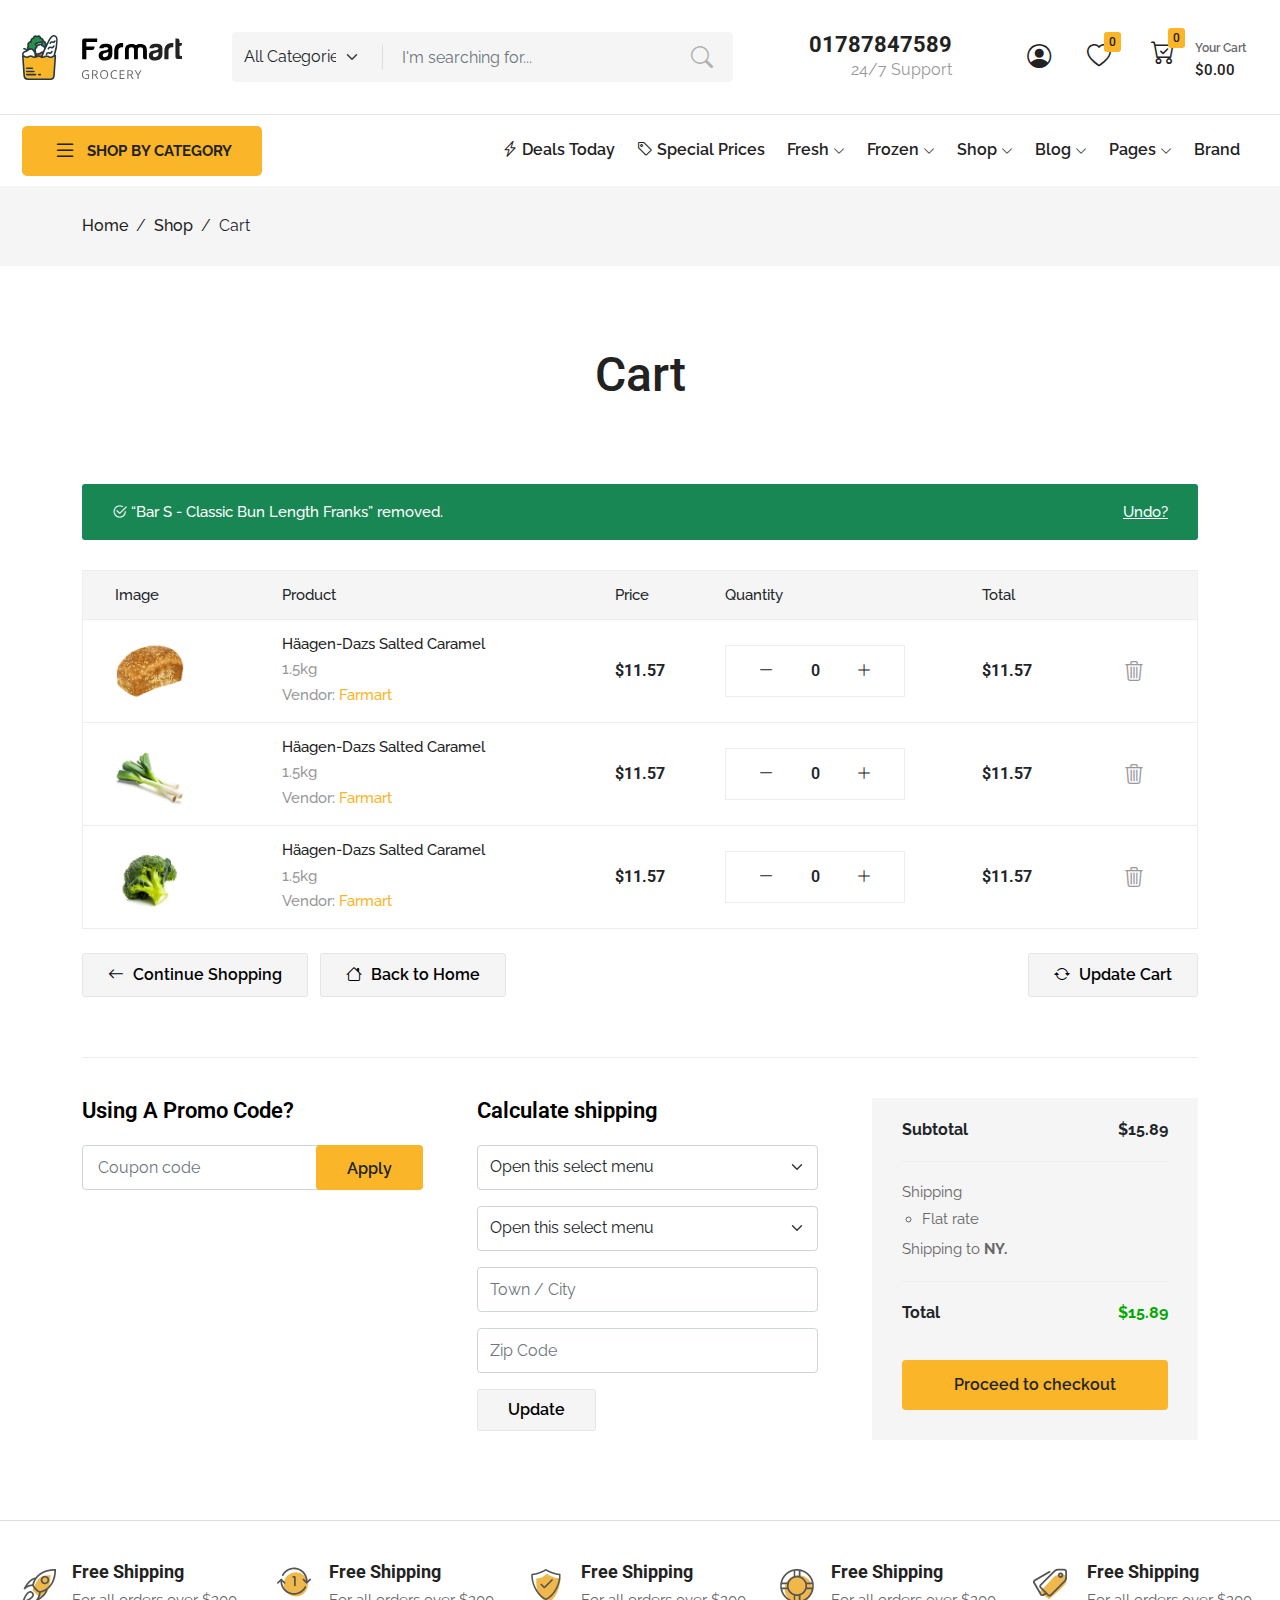
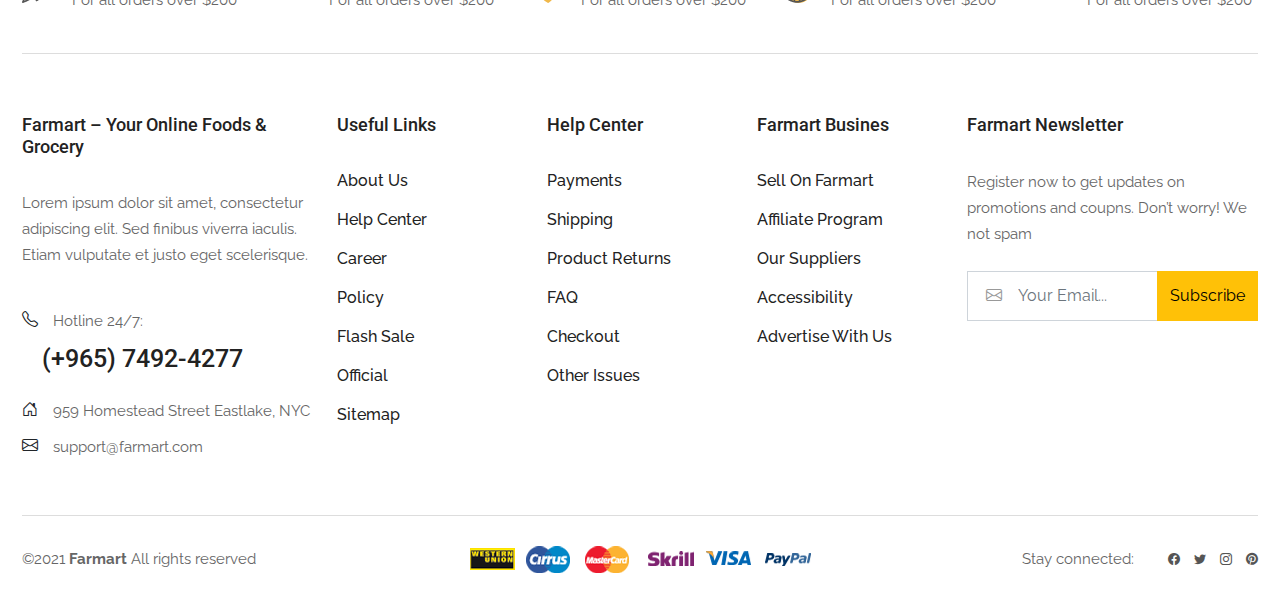
<file: cart.html>
<!DOCTYPE html>
<html lang="en">

<head>
  <meta charset="UTF-8">
  <meta http-equiv="X-UA-Compatible" content="IE=edge">
  <meta name="viewport"
    content="width=device-width, content=user-scalable=yes, initial-scale=1.0, maximum-scale=5, minimum-scale=1.0">
  <title>NSL - Ecommerce</title>
  <!-- all css file -->
  <link rel="stylesheet" href="https://cdn.jsdelivr.net/npm/bootstrap-icons@1.8.1/font/bootstrap-icons.css">
  <link href="https://fonts.googleapis.com/css2?family=Raleway:wght@300;400;500;600;700;800&display=swap"
    rel="stylesheet">
  <link href="https://fonts.googleapis.com/css2?family=Roboto:wght@300;400;500;700&display=swap" rel="stylesheet">
  <link rel="stylesheet" href="css/bootstrap.min.css">
  <link rel="stylesheet" href="css/slick.css">
  <link rel="stylesheet" href="css/style.css">
  <link rel="stylesheet" href="css/responsive.css">
  <!-- all css file -->
</head>

<body>
  <!-- header part start -->
  <header class="d-none d-xl-block">
    <div class="custom-container">
      <div class="row">
        <div class="col-lg-2 col-xl-2 align-self-center">
          <div class="logo">
            <a href="index.html">
              <img src="images/logo.svg" alt="header" width="160px">
            </a>
          </div>
        </div>
        <div class="col-lg-6 col-xl-5">
          <div class="header-form">
            <form action="#">
              <div class="form-main d-flex justify-content-between">
                <div class="dropdown">
                  <select class="form-select" aria-label="Disabled select example">
                    <option selected>All Categories</option>
                    <option value="1">Breads Sweets</option>
                    <option value="2">Chocolate</option>
                    <option value="3">Stouffer</option>
                    <option value="3">Fizzy Drinks</option>
                    <option value="3">Coffees and Teas</option>
                  </select>
                </div>
                <div class="input-field">
                  <input type="text" class="form-control rounded-0 shadow-none" placeholder="I'm searching for...">
                  <i class="bi bi-search search"></i>
                </div>
              </div>
            </form>
          </div>
        </div>
        <div class="col-lg-4 col-xl-5">
          <div class="header-right-info">
            <div class="row">
              <div class="col-lg-5">
                <div class="number text-end">
                  <h3>01787847589</h3>
                  <span>24/7 Support</span>
                </div>
              </div>
              <div class="col-lg-4 align-self-center">
                <div class="card-info text-end me-3">
                  <ul>
                    <li class="user-info">
                      <a href="login-and-register.html">
                        <i class="bi bi-person-circle"></i>
                      </a>
                    </li>
                    <li class="fav-info">
                      <a href="wishlist.html">
                        <i class="bi bi-heart"></i>
                        <span class="count">0</span>
                      </a>
                    </li>
                  </ul>
                </div>
              </div>
              <div class="col-lg-3 align-self-center">
                <div class="cart-price-info position-relative">
                  <a href="#">
                    <ul class="d-flex">
                      <li class="cart-bag">
                        <i class="bi bi-cart-check"></i>
                        <span class="count">0</span>
                      </li>
                      <li class="cart-text">
                        <p>Your Cart</p>
                        <h5>$0.00</h5>
                      </li>
                    </ul>
                  </a>
                  <div class="cart-price-body-main">
                    <div class="cart-price-body position-absolute">
                      <ul>
                        <li class="d-flex">
                          <div class="img">
                            <a href="#">
                              <img src="images/cart-product-image-1.webp" alt="cart-product-image-1"
                                class="img-fluid w-100">
                            </a>
                          </div>
                          <div class="text">
                            <div class="product-name">
                              <a href="#">Sesame Seed Bread</a>
                            </div>
                            <div class="variation d-flex">
                              <div class="vendor">
                                <p>Vendor:</p>
                              </div>
                              <div class="vendor-name">
                                <a href="#">MartFury</a>
                              </div>
                            </div>
                            <div class="price">
                              <span class="prices">ট 200.00</span>
                              <span>(x1)</span>
                            </div>
                          </div>
                          <div class="delete">
                            <i class="bi bi-trash3"></i>
                          </div>
                        </li>
                        <li class="d-flex">
                          <div class="img">
                            <a href="#">
                              <img src="images/cart-product-image-2.webp" alt="cart-product-image-2"
                                class="img-fluid w-100">
                            </a>
                          </div>
                          <div class="text">
                            <div class="product-name">
                              <a href="#">Sesame Seed Bread</a>
                            </div>
                            <div class="variation d-flex">
                              <div class="vendor">
                                <p>Vendor:</p>
                              </div>
                              <div class="vendor-name">
                                <a href="#">MartFury</a>
                              </div>
                            </div>
                            <div class="price">
                              <span class="prices">ট 200.00</span>
                              <span>(x1)</span>
                            </div>
                          </div>
                          <div class="delete">
                            <i class="bi bi-trash3"></i>
                          </div>
                        </li>
                        <li class="d-flex">
                          <div class="img">
                            <a href="#">
                              <img src="images/cart-product-image-3.webp" alt="cart-product-image-3"
                                class="img-fluid w-100">
                            </a>
                          </div>
                          <div class="text">
                            <div class="product-name">
                              <a href="#">Sesame Seed Bread</a>
                            </div>
                            <div class="variation d-flex">
                              <div class="vendor">
                                <p>Vendor:</p>
                              </div>
                              <div class="vendor-name">
                                <a href="#">MartFury</a>
                              </div>
                            </div>
                            <div class="price">
                              <span class="prices">ট 200.00</span>
                              <span>(x1)</span>
                            </div>
                          </div>
                          <div class="delete">
                            <i class="bi bi-trash3"></i>
                          </div>
                        </li>
                        <li class="d-flex">
                          <div class="img">
                            <a href="#">
                              <img src="images/cart-product-image-3.webp" alt="cart-product-image-3"
                                class="img-fluid w-100">
                            </a>
                          </div>
                          <div class="text">
                            <div class="product-name">
                              <a href="#">Sesame Seed Bread</a>
                            </div>
                            <div class="variation d-flex">
                              <div class="vendor">
                                <p>Vendor:</p>
                              </div>
                              <div class="vendor-name">
                                <a href="#">MartFury</a>
                              </div>
                            </div>
                            <div class="price">
                              <span class="prices">ট 200.00</span>
                              <span>(x1)</span>
                            </div>
                          </div>
                          <div class="delete">
                            <i class="bi bi-trash3"></i>
                          </div>
                        </li>
                      </ul>
                      <div class="cart-control-part">
                        <div class="title">
                          <p>
                            <strong>TOTAL :</strong>
                            <span class="float-end">ট 200.00</span>
                          </p>
                        </div>
                        <div class="button">
                          <a href="cart.html">View Cart</a>
                          <a href="checkout.html" class="check">Checkout</a>
                        </div>
                      </div>
                    </div>
                  </div>
                </div>
              </div>
            </div>
          </div>
        </div>
      </div>
    </div>
  </header>
  <!-- header part end -->
  <!-- navbar part start -->
  <nav class="d-none d-xl-block">
    <div class="custom-container">
      <div class="row">
        <div class="col-lg-2 col-xl-2 col-xxl-2 align-self-center">
          <div class="nav-side-menu">
            <a href="#" class="d-flex justify-content-center">
              <i class="bi bi-list"></i>
              <span>Shop By Category</span>
            </a>
            <div class="dropdown-main pt-3">
              <div class="dropdown-category-menu">
                <ul>
                  <li><a href="#">Daily Deals</a></li>
                  <li><a href="#">Top Promotions</a></li>
                  <li><a href="#">New Arrivals</a></li>
                  <li><a href="#">Fruits & Vegetables <i class="float-end pe-0 bi bi-chevron-right"></i></a>
                    <div class="dropdown-sub-menu">
                      <div class="row g-0">
                        <div class="col-lg-6">
                          <div class="child-menu-item">
                            <ul>
                              <li class="list-menu-title"><b>Fruits</b></li>
                              <li><a href="#">Apples</a></li>
                              <li><a href="#">Bananas</a></li>
                              <li><a href="#">Berries</a></li>
                              <li><a href="#">Oranges & Easy Peelers</a></li>
                              <li><a href="#">Grapes</a></li>
                              <li><a href="#">Lemons & Limes</a></li>
                              <li><a href="#">Peaches & Nectarines</a></li>
                              <li><a href="#">Pears</a></li>
                              <li><a href="#">Melon</a></li>
                              <li><a href="#" class="all-products">See all products</a></li>
                            </ul>
                          </div>
                        </div>
                        <div class="col-lg-6">
                          <div class="child-menu-item">
                            <ul>
                              <li class="list-menu-title"><b>Vegitables</b></li>
                              <li><a href="#">Apples</a></li>
                              <li><a href="#">Bananas</a></li>
                              <li><a href="#">Berries</a></li>
                              <li><a href="#">Oranges & Easy Peelers</a></li>
                              <li><a href="#">Grapes</a></li>
                              <li><a href="#">Lemons & Limes</a></li>
                              <li><a href="#" class="fresh-drink">FRESHLY DRINK ORANGE JUICE.</a></li>
                              <li><a href="#" class="btn shadow-none">Shop Now</a></li>
                            </ul>
                          </div>
                        </div>
                      </div>
                    </div>
                  </li>
                  <li><a href="#">Breads Sweets <i class="float-end pe-0 bi bi-chevron-right"></i></a>
                    <div class="dropdown-sub-menu">
                      <div class="row g-0">
                        <div class="col-lg-6">
                          <div class="child-menu-item">
                            <ul>
                              <li class="list-menu-title"><b>Fruits</b></li>
                              <li><a href="#">Apples</a></li>
                              <li><a href="#">Bananas</a></li>
                              <li><a href="#">Berries</a></li>
                              <li><a href="#">Oranges & Easy Peelers</a></li>
                              <li><a href="#">Grapes</a></li>
                              <li><a href="#">Lemons & Limes</a></li>
                              <li><a href="#">Peaches & Nectarines</a></li>
                              <li><a href="#">Pears</a></li>
                              <li><a href="#">Melon</a></li>
                              <li><a href="#" class="all-products">See all products</a>
                              </li>
                            </ul>
                          </div>
                        </div>
                        <div class="col-lg-6">
                          <div class="child-menu-item">
                            <ul>
                              <li class="list-menu-title"><b>Vegitables</b></li>
                              <li><a href="#">Apples</a></li>
                              <li><a href="#">Bananas</a></li>
                              <li><a href="#">Berries</a></li>
                              <li><a href="#">Oranges & Easy Peelers</a></li>
                              <li><a href="#">Grapes</a></li>
                              <li><a href="#">Lemons & Limes</a></li>
                              <li><a href="#" class="fresh-drink">FRESHLY DRINK ORANGE JUICE.</a></li>
                              <li><a href="#" class="btn shadow-none">Shop Now</a></li>
                            </ul>
                          </div>
                        </div>
                      </div>
                    </div>
                  </li>
                  <li><a href="#">Frozen Seafoods</a></li>
                  <li><a href="#">Raw Meats</a></li>
                  <li><a href="#">Wines & Alcohol Drinks <i class="float-end pe-0 bi bi-chevron-right"></i></a>
                    <div class="dropdown-sub-menu">
                      <div class="row g-0">
                        <div class="col-lg-6">
                          <div class="child-menu-item">
                            <ul>
                              <li class="list-menu-title"><b>Fruits</b></li>
                              <li><a href="#">Apples</a></li>
                              <li><a href="#">Bananas</a></li>
                              <li><a href="#">Berries</a></li>
                              <li><a href="#">Oranges & Easy Peelers</a></li>
                              <li><a href="#">Grapes</a></li>
                              <li><a href="#">Lemons & Limes</a></li>
                              <li><a href="#">Peaches & Nectarines</a></li>
                              <li><a href="#">Pears</a></li>
                              <li><a href="#">Melon</a></li>
                              <li><a href="#" class="all-products">See all products</a>
                              </li>
                            </ul>
                          </div>
                        </div>
                        <div class="col-lg-6">
                          <div class="child-menu-item">
                            <ul>
                              <li class="list-menu-title"><b>Vegitables</b></li>
                              <li><a href="#">Apples</a></li>
                              <li><a href="#">Bananas</a></li>
                              <li><a href="#">Berries</a></li>
                              <li><a href="#">Oranges & Easy Peelers</a></li>
                              <li><a href="#">Grapes</a></li>
                              <li><a href="#">Lemons & Limes</a></li>
                              <li><a href="#" class="fresh-drink">FRESHLY DRINK ORANGE JUICE.</a></li>
                              <li><a href="#" class="btn shadow-none">Shop Now</a></li>
                            </ul>
                          </div>
                        </div>
                      </div>
                    </div>
                  </li>
                  <li><a href="#">Tea & Coffee</a></li>
                  <li><a href="#">Milks and Dairies</a></li>
                  <li><a href="#">Pet Foods</a></li>
                </ul>
              </div>
            </div>
          </div>
        </div>
        <div class="col-lg-8 col-xl-10 col-xxl-8 align-self-center">
          <div class="menu">
            <ul>
              <li>
                <a href="#">
                  <i class="bi bi-lightning-charge"></i>
                  Deals Today
                </a>
              </li>
              <li>
                <a href="#">
                  <i class="bi bi-tag"></i>
                  Special Prices
                </a>
              </li>
              <li>
                <a href="#">
                  Fresh
                  <i class="bi bi-chevron-down"></i>
                </a>
                <ul>
                  <li><a href="#">Fruit</a></li>
                  <li><a href="#">Meat & Poultry</a></li>
                  <li><a href="#">Milk, Butter & Eggs</a></li>
                  <li><a href="#">Vegetables</a></li>
                </ul>
              </li>
              <li>
                <a href="#">
                  Frozen
                  <i class="bi bi-chevron-down"></i>
                </a>
                <ul>
                  <li><a href="#">Fruit</a></li>
                  <li><a href="#">Meat & Poultry</a></li>
                  <li><a href="#">Milk, Butter & Eggs</a></li>
                  <li><a href="#">Vegetables</a></li>
                </ul>
              </li>
              <li>
                <a href="shop.html">
                  Shop
                  <i class="bi bi-chevron-down"></i>
                </a>
                <ul>
                  <li><a href="shop.html">Shop</a></li>
                  <li><a href="cart.html">Cart</a></li>
                  <li><a href="checkout.html">Checkout</a></li>
                  <li><a href="product-details.html">Single Product</a></li>
                </ul>
              </li>
              <li>
                <a href="#">
                  Blog
                  <i class="bi bi-chevron-down"></i>
                </a>
                <ul>
                  <li><a href="#">Fruit</a></li>
                  <li><a href="#">Meat & Poultry</a></li>
                  <li><a href="#">Milk, Butter & Eggs</a></li>
                  <li><a href="#">Vegetables</a></li>
                </ul>
              </li>
              <li>
                <a href="#">
                  Pages
                  <i class="bi bi-chevron-down"></i>
                </a>
                <ul>
                  <li><a href="about-us.html">About Us</a></li>
                  <li><a href="contact-us.html">Contact Us</a></li>
                  <li><a href="faq.html">FAQs</a></li>
                  <li><a href="404-page.html">Page 404</a></li>
                </ul>
              </li>
              <li>
                <a href="shop.html">
                  Brand
                </a>
              </li>
            </ul>
          </div>
        </div>
        <div class="col-lg-2 col-xxl-2 align-self-center">
          <div class="recent-view text-end">
            <ul>
              <li>
                <a href="#" class="recent-view-tag">
                  <i class="bi bi-arrow-repeat"></i>
                  Recently Viewed
                </a>
                <div class="recen-view-body text-start">
                  <ul>
                    <li>
                      <a href="product-details.html">
                        <div class="img">
                          <img src="images/product-list-image-1.webp" alt="product-list-image-1" class="img-fluid">
                        </div>
                      </a>
                    </li>
                    <li>
                      <a href="product-details.html">
                        <div class="img">
                          <img src="images/product-list-image-2.webp" alt="product-list-image-2" class="img-fluid">
                        </div>
                      </a>
                    </li>
                    <li>
                      <a href="product-details.html">
                        <div class="img">
                          <img src="images/product-list-image-3.webp" alt="product-list-image-3" class="img-fluid">
                        </div>
                      </a>
                    </li>
                    <li>
                      <a href="product-details.html">
                        <div class="img">
                          <img src="images/product-list-image-4.webp" alt="product-list-image-4" class="img-fluid">
                        </div>
                      </a>
                    </li>
                    <li>
                      <a href="product-details.html">
                        <div class="img">
                          <img src="images/product-list-image-5.webp" alt="product-list-image-5" class="img-fluid">
                        </div>
                      </a>
                    </li>
                  </ul>
                </div>
              </li>
            </ul>
          </div>
        </div>
      </div>
    </div>
  </nav>
  <!-- navbar part end -->
  <!-- mobile menu part start -->
  <div class="mobile-menu d-block d-xl-none">
    <div class="custom-container">
      <div class="menu-main d-flex justify-content-between">
        <div class="left-bar">
          <i class="bi bi-list bar-icon"></i>
        </div>
        <div class="mid-image text-center align-self-center">
          <a href="index.html"><img src="images/logo.svg" alt="logo" width="140"></a>
        </div>
        <div class="right-info align-self-center">
          <ul>
            <li class="mobile-cart">
              <i class="bi bi-cart-check"></i>
              <sup>0</sup>
            </li>
            <li><i class="bi bi-search search"></i></li>
          </ul>
        </div>
      </div>
    </div>
    <div class="right-search-option">
      <div class="form">
        <div class="custom-container">
          <form action="#">
            <div class="main-group d-flex">
              <div class="input-group position-relative">
                <input type="text" placeholder="I am searching for..." class="shadow-none">
              </div>
              <span class="align-self-center cancel">Cancel</span>
            </div>
          </form>
        </div>
      </div>
    </div>
    <div class="main-overlay"></div>
    <div class="left-menu-body">
      <div class="menu-header">
        <ul>
          <li><i class="bi bi-arrow-left close-menu"></i></li>
          <li class="float-end">
            <a href="#">
              <i class="bi bi-person-circle"></i>
              <span class="ps-1">Login & Register</span>
            </a>
          </li>
        </ul>
      </div>
      <div class="menu-list-part">
        <ul>
          <li><a href="#">DEALS TODAY</a></li>
          <li><a href="#">SPECAL PRICES</a></li>
          <li class="hasDD">
            <a href="https://htmlcolorcodes.com/colors/shades-of-yellow/">FRESH</a>
            <span class=""><i class="bi bi-chevron-down float-end"></i></span>
            <ul class="child">
              <li><a href="https://htmlcolorcodes.com/colors/shades-of-yellow/">Fruit</a></li>
              <li><a href="#">Meat & Poultry</a></li>
              <li><a href="#">Milk, Butter & Eggs</a></li>
              <li><a href="#">Vegetables</a></li>
            </ul>
          </li>
          <li class="hasDD">
            <a href="https://htmlcolorcodes.com/colors/shades-of-yellow/">FROZEN</a>
            <span class=""><i class="bi bi-chevron-down float-end"></i></span>
            <ul class="child">
              <li><a href="https://htmlcolorcodes.com/colors/shades-of-yellow/">Fruit</a></li>
              <li><a href="#">Meat & Poultry</a></li>
              <li><a href="#">Milk, Butter & Eggs</a></li>
              <li><a href="#">Vegetables</a></li>
            </ul>
          </li>
          <li><a href="#">SHOP</a></li>
          <li><a href="#">BLOG</a></li>
          <li class="hasDD">
            <a href="https://htmlcolorcodes.com/colors/shades-of-yellow/">PAGES</a>
            <span class=""><i class="bi bi-chevron-down float-end"></i></span>
            <ul class="child">
              <li><a href="about-us.html">About Us</a></li>
              <li><a href="contact-us.html">Contact Us</a></li>
              <li><a href="faq.html">FAQs</a></li>
              <li><a href="404-page.html">Page 404</a></li>
            </ul>
          </li>
          <li><a href="shop.html">BRANDS</a></li>
        </ul>
      </div>
    </div>
  </div>
  <!-- mobile menu part end -->
  <!-- breadcrumb part start -->
  <div class="bread-crumb">
    <div class="container">
      <div class="row">
        <div class="col-lg-12">
          <ul>
            <li><a href="index.html">Home</a></li>
            <li>/</li>
            <li><a href="shop.html">Shop</a></li>
            <li>/</li>
            <li>Cart</li>
          </ul>
        </div>
      </div>
    </div>
  </div>
  <!-- breadcrumb part end -->
  <!-- cart page part start -->
  <section class="wishlist cart">
    <div class="container">
      <div class="row">
        <div class="col-lg-12">
          <div class="wishlist-header text-center">
            <h1>Cart</h1>
          </div>
        </div>
      </div>
      <div class="row">
        <div class="col-lg-12">
          <div class="wishlist-body">
            <div class="product-remove-msg">
              <p class="bg-success">
                <i class="bi bi-check2-circle"></i>
                “Bar S - Classic Bun Length Franks” removed.
                <span class="undo">Undo?</span>
              </p>
            </div>

            <div class="mobile-product-list d-block d-lg-none">
              <div class="mobile-product-list-item d-flex">
                <div class="image">
                  <a href="#">
                    <img src="images/cart-product-image-1.webp" alt="cart-product-image-1" class="img-fluid" width="70">
                  </a>
                </div>
                <div class="text ms-4">
                  <a href="#">Häagen-Dazs Salted Caramel</a>
                  <ul>
                    <li class="cart-product-info">1.5kg</li>
                    <li class="cart-product-info">
                      Vendor:
                      <span>Farmart</span>
                    </li>
                  </ul>
                  <h6>
                    Price:
                    <span>$11.57</span>
                  </h6>
                  <div class="quantitys d-flex justify-content-between">
                    <div>
                      <i class="bi bi-dash-lg"></i>
                    </div>
                    <div>0</div>
                    <div>
                      <i class="bi bi-plus-lg"></i>
                    </div>
                  </div>
                  <h5>
                    Total: <span>$13.80</span>
                  </h5>
                </div>
                <div class="delete-btn text-end">
                  <i class="bi bi-trash3"></i>
                </div>
              </div>
              <div class="mobile-product-list-item d-flex">
                <div class="image">
                  <a href="#">
                    <img src="images/cart-product-image-2.webp" alt="cart-product-image-2" class="img-fluid" width="70">
                  </a>
                </div>
                <div class="text ms-4">
                  <a href="#">Häagen-Dazs Salted Caramel</a>
                  <ul>
                    <li class="cart-product-info">1.5kg</li>
                    <li class="cart-product-info">
                      Vendor:
                      <span>Farmart</span>
                    </li>
                  </ul>
                  <h6>
                    Price:
                    <span>$11.57</span>
                  </h6>
                  <div class="quantitys d-flex justify-content-between">
                    <div>
                      <i class="bi bi-dash-lg"></i>
                    </div>
                    <div>0</div>
                    <div>
                      <i class="bi bi-plus-lg"></i>
                    </div>
                  </div>
                  <h5>
                    Total: <span>$13.80</span>
                  </h5>
                </div>
                <div class="delete-btn text-end">
                  <i class="bi bi-trash3"></i>
                </div>
              </div>
              <div class="mobile-product-list-item d-flex">
                <div class="image">
                  <a href="#">
                    <img src="images/cart-product-image-3.webp" alt="cart-product-image-3" class="img-fluid" width="70">
                  </a>
                </div>
                <div class="text ms-4">
                  <a href="#">Häagen-Dazs Salted Caramel</a>
                  <ul>
                    <li class="cart-product-info">1.5kg</li>
                    <li class="cart-product-info">
                      Vendor:
                      <span>Farmart</span>
                    </li>
                  </ul>
                  <h6>
                    Price:
                    <span>$11.57</span>
                  </h6>
                  <div class="quantitys d-flex justify-content-between">
                    <div>
                      <i class="bi bi-dash-lg"></i>
                    </div>
                    <div>0</div>
                    <div>
                      <i class="bi bi-plus-lg"></i>
                    </div>
                  </div>
                  <h5>
                    Total: <span>$13.80</span>
                  </h5>
                </div>
                <div class="delete-btn text-end">
                  <i class="bi bi-trash3"></i>
                </div>
              </div>
            </div>


            <div class="product-table-list table-responsive d-none d-lg-block">
              <table class="table">
                <thead>
                  <tr>
                    <th>Image</th>
                    <th>Product</th>
                    <th>Price</th>
                    <th class="quantity-heading">Quantity</th>
                    <th>Total</th>
                    <th></th>
                  </tr>
                </thead>
                <tbody style="border-top: none;">
                  <tr>
                    <td class="image">
                      <a href="#">
                        <img src="images/cart-product-image-1.webp" alt="cart-product-image-1" class="img-fluid"
                          width="70">
                      </a>
                    </td>
                    <td class="prd-name">
                      <a href="#">Häagen-Dazs Salted Caramel</a>
                      <ul>
                        <li class="cart-product-info">1.5kg</li>
                        <li class="cart-product-info">
                          Vendor:
                          <span>Farmart</span>
                        </li>
                      </ul>
                    </td>
                    <td class="unite-price">$11.57</td>
                    <td class="quantity d-flex justify-content-between">
                      <div>
                        <i class="bi bi-dash-lg"></i>
                      </div>
                      <div>0</div>
                      <div>
                        <i class="bi bi-plus-lg"></i>
                      </div>
                    </td>
                    <td class="unite-price">$11.57</td>
                    <td class="delete-prd">
                      <a href="#"><i class="bi bi-trash3"></i></a>
                    </td>
                  </tr>
                  <tr>
                    <td class="image">
                      <a href="#">
                        <img src="images/cart-product-image-2.webp" alt="cart-product-image-2" class="img-fluid"
                          width="70">
                      </a>
                    </td>
                    <td class="prd-name">
                      <a href="#">Häagen-Dazs Salted Caramel</a>
                      <ul>
                        <li class="cart-product-info">1.5kg</li>
                        <li class="cart-product-info">
                          Vendor:
                          <span>Farmart</span>
                        </li>
                      </ul>
                    </td>
                    <td class="unite-price">$11.57</td>
                    <td class="quantity d-flex justify-content-between">
                      <div>
                        <i class="bi bi-dash-lg"></i>
                      </div>
                      <div>0</div>
                      <div>
                        <i class="bi bi-plus-lg"></i>
                      </div>
                    </td>
                    <td class="unite-price">$11.57</td>
                    <td class="delete-prd">
                      <a href="#"><i class="bi bi-trash3"></i></a>
                    </td>
                  </tr>
                  <tr>
                    <td class="image">
                      <a href="#">
                        <img src="images/cart-product-image-3.webp" alt="cart-product-image-3" class="img-fluid"
                          width="70">
                      </a>
                    </td>
                    <td class="prd-name">
                      <a href="#">Häagen-Dazs Salted Caramel</a>
                      <ul>
                        <li class="cart-product-info">1.5kg</li>
                        <li class="cart-product-info">
                          Vendor:
                          <span>Farmart</span>
                        </li>
                      </ul>
                    </td>
                    <td class="unite-price">$11.57</td>
                    <td class="quantity d-flex justify-content-between">
                      <div>
                        <i class="bi bi-dash-lg"></i>
                      </div>
                      <div>0</div>
                      <div>
                        <i class="bi bi-plus-lg"></i>
                      </div>
                    </td>
                    <td class="unite-price">$11.57</td>
                    <td class="delete-prd">
                      <a href="#"><i class="bi bi-trash3"></i></a>
                    </td>
                  </tr>
                </tbody>
              </table>
            </div>
          </div>
        </div>
      </div>
      <div class="row">
        <div class="col-lg-12">
          <div class="cart-actions mt-4 d-flex justify-content-between">
            <div class="action-left">
              <a href="shop.html" class="me-2">
                <i class="bi bi-arrow-left"></i>
                Continue Shopping
              </a>
              <a href="index.html">
                <i class="bi bi-house"></i>
                Back to Home
              </a>
            </div>
            <div class="action-right">
              <a href="#">
                <i class="bi bi-arrow-repeat"></i>
                Update Cart </a>
            </div>
          </div>
        </div>
      </div>
      <div class="cart-bottom-info">
        <div class="row">
          <div class="col-lg-4">
            <div class="promo-code">
              <div class="title">
                <h3>Using A Promo Code?</h3>
                <form action="#">
                  <div class="input-groups position-relative">
                    <input type="text" placeholder="Coupon code" class="form-control shadow-none">
                    <button type="submit" class="btn shadow-none position-absolute top-0 end-0">Apply</button>
                  </div>
                </form>
              </div>
            </div>
          </div>
          <div class="col-lg-4">
            <div class="shipping">
              <div class="title">
                <h3>Calculate shipping</h3>
              </div>
              <form action="#">
                <div class="input-groups mb-3">
                  <select class="form-select" aria-label="Default select example">
                    <option selected>Open this select menu</option>
                    <option value="1">One</option>
                    <option value="2">Two</option>
                    <option value="3">Three</option>
                  </select>
                </div>
                <div class="input-groups mb-3">
                  <select class="form-select" aria-label="Default select example">
                    <option selected>Open this select menu</option>
                    <option value="1">One</option>
                    <option value="2">Two</option>
                    <option value="3">Three</option>
                  </select>
                </div>
                <div class="input-groups mb-3">
                  <input type="text" placeholder="Town / City" class="form-control shadow-none">
                </div>
                <div class="input-groups mb-3">
                  <input type="text" placeholder="Zip Code" class="form-control shadow-none">
                </div>
                <button type="submit" class="btn shadow-none">Update</button>
              </form>
            </div>
          </div>
          <div class="col-lg-4">
            <div class="subtotal">
              <table class="table table-borderless">
                <tbody>
                  <tr>
                    <th>Subtotal</th>
                    <th class="text-end">$15.89</th>
                  </tr>
                  <tr>
                    <td>
                      <span>Shipping</span>
                      <ul>
                        <li>Flat rate</li>
                      </ul>
                      <p>Shipping to <strong>NY.</strong></p>
                    </td>
                  </tr>
                  <tr>
                    <th>Total</th>
                    <th class="text-end total-price">$15.89</th>
                  </tr>
                </tbody>
              </table>
              <button type="submit" class="btn w-100 shadow-none">Proceed to checkout
              </button>
            </div>
          </div>
        </div>
      </div>
    </div>
  </section>
  <!-- cart page part end -->
  <!-- footer part start -->
  <!-- back to top part start -->
  <a id="button">
    <i class="bi bi-chevron-up"></i>
  </a>
  <!-- back to top part end -->
  <footer class="footer">
    <div class="custom-container">
      <div class="footer-top">
        <div class="row">
          <div class="col-lg">
            <div class="top-item d-flex">
              <div class="icon">
                <img src="images/footer-top-icon-1.png" alt="footer-top-icon-1">
              </div>
              <div class="text">
                <h4>Free Shipping</h4>
                <p>For all orders over $200</p>
              </div>
            </div>
          </div>
          <div class="col-lg">
            <div class="top-item d-flex">
              <div class="icon">
                <img src="images/footer-top-icon-2.png" alt="footer-top-icon-2">
              </div>
              <div class="text">
                <h4>Free Shipping</h4>
                <p>For all orders over $200</p>
              </div>
            </div>
          </div>
          <div class="col-lg">
            <div class="top-item d-flex">
              <div class="icon">
                <img src="images/footer-top-icon-3.png" alt="footer-top-icon-3">
              </div>
              <div class="text">
                <h4>Free Shipping</h4>
                <p>For all orders over $200</p>
              </div>
            </div>
          </div>
          <div class="col-lg">
            <div class="top-item d-flex">
              <div class="icon">
                <img src="images/footer-top-icon-4.png" alt="footer-top-icon-4">
              </div>
              <div class="text">
                <h4>Free Shipping</h4>
                <p>For all orders over $200</p>
              </div>
            </div>
          </div>
          <div class="col-lg">
            <div class="top-item d-flex">
              <div class="icon">
                <img src="images/footer-top-icon-5.png" alt="footer-top-icon-5">
              </div>
              <div class="text">
                <h4>Free Shipping</h4>
                <p>For all orders over $200</p>
              </div>
            </div>
          </div>
        </div>
      </div>
      <div class="footer-main">
        <div class="row">
          <div class="col-lg-3">
            <div class="about-footer">
              <h3>Farmart – Your Online Foods & Grocery</h3>
              <p>
                Lorem ipsum dolor sit amet, consectetur adipiscing elit. Sed finibus viverra iaculis. Etiam vulputate et
                justo eget
                scelerisque.
              </p>
              <ul>
                <li>
                  <span><i class="bi bi-telephone"></i></span>
                  <div>
                    <p>Hotline 24/7:</p>
                    <h6>(+965) 7492-4277 </h6>
                  </div>
                </li>
                <div class="pt-4">
                  <li>
                    <span><i class="bi bi-house-door"></i></span>
                    <div>
                      <p>959 Homestead Street Eastlake, NYC</p>
                    </div>
                  </li>
                  <li>
                    <span><i class="bi bi-envelope"></i></span>
                    <div>
                      <p>support@farmart.com</p>
                    </div>
                  </li>
                </div>
              </ul>
            </div>
          </div>
          <div class="col-lg-2 col-sm-4">
            <div class="usefull-link">
              <h3>Useful Links</h3>
              <ul>
                <li><a href="#">About Us</a></li>
                <li><a href="#">Help Center</a></li>
                <li><a href="#">Career</a></li>
                <li><a href="#">Policy</a></li>
                <li><a href="#">Flash Sale</a></li>
                <li><a href="#">Official</a></li>
                <li><a href="#">Sitemap</a></li>
              </ul>
            </div>
          </div>
          <div class="col-lg-2 col-sm-4">
            <div class="help-center">
              <h3>Help Center</h3>
              <ul>
                <li><a href="#">Payments</a></li>
                <li><a href="#">Shipping</a></li>
                <li><a href="#">Product Returns</a></li>
                <li><a href="faq.html">FAQ</a></li>
                <li><a href="#">Checkout</a></li>
                <li><a href="#">Other Issues</a></li>
              </ul>
            </div>
          </div>
          <div class="col-lg-2 col-sm-4">
            <div class="business">
              <h3>Farmart Busines</h3>
              <ul>
                <li><a href="#">Sell On Farmart</a></li>
                <li><a href="#">Affiliate Program</a></li>
                <li><a href="#">Our Suppliers</a></li>
                <li><a href="#">Accessibility</a></li>
                <li><a href="#">Advertise With Us</a></li>
              </ul>
            </div>
          </div>
          <div class="col-lg-3">
            <div class="news-letter">
              <h3>Farmart Newsletter</h3>
              <p>Register now to get updates on promotions and coupns. Don’t worry! We not spam</p>
              <div class="form pt-4">
                <form action="#">
                  <div class="input-group">
                    <input type="text" class="form-control shadow-none rounded-0" placeholder="Your Email...">
                    <i class="bi bi-envelope mail"></i>
                    <button class="btn btn-warning shadow-none rounded-0">Subscribe</button>
                  </div>
                </form>
              </div>
            </div>
          </div>
        </div>
      </div>
    </div>
  </footer>
  <!-- footer part end -->
  <!-- footer bottom part start -->
  <section class="footer-bottom">
    <div class="custom-container">
      <div class="footer-btm-main">
        <div class="row">
          <div class="col-lg-4">
            <div class="left">
              <p>©2021 <b>Farmart</b> All rights reserved</p>
            </div>
          </div>
          <div class="col-lg-4">
            <div class="mid text-center">
              <img src="images/payment-image.webp" alt="payment-image" class="img-fluid">
            </div>
          </div>
          <div class="col-lg-4">
            <div class="right d-flex justify-content-end">
              <div class="pe-4">
                <p>Stay connected:</p>
              </div>
              <div>
                <ul>
                  <li><a href="#"><i class="bi bi-facebook"></i></a></li>
                  <li><a href="#"><i class="bi bi-twitter"></i></a></li>
                  <li><a href="#"><i class="bi bi-instagram"></i></a></li>
                  <li><a href="#"><i class="bi bi-pinterest"></i></a></li>
                </ul>
              </div>
            </div>
          </div>
        </div>
      </div>
    </div>
  </section>
  <!-- footer bottom part end -->


  <!-- all js file -->
  <script src="js/jquery-1.12.4.min.js"></script>
  <script src="js/bootstrap.bundle.min.js"></script>
  <script src="js/slick.min.js"></script>
  <script src="js/script.js"></script>
  <!-- all js file -->
</body>

</html>
</file>
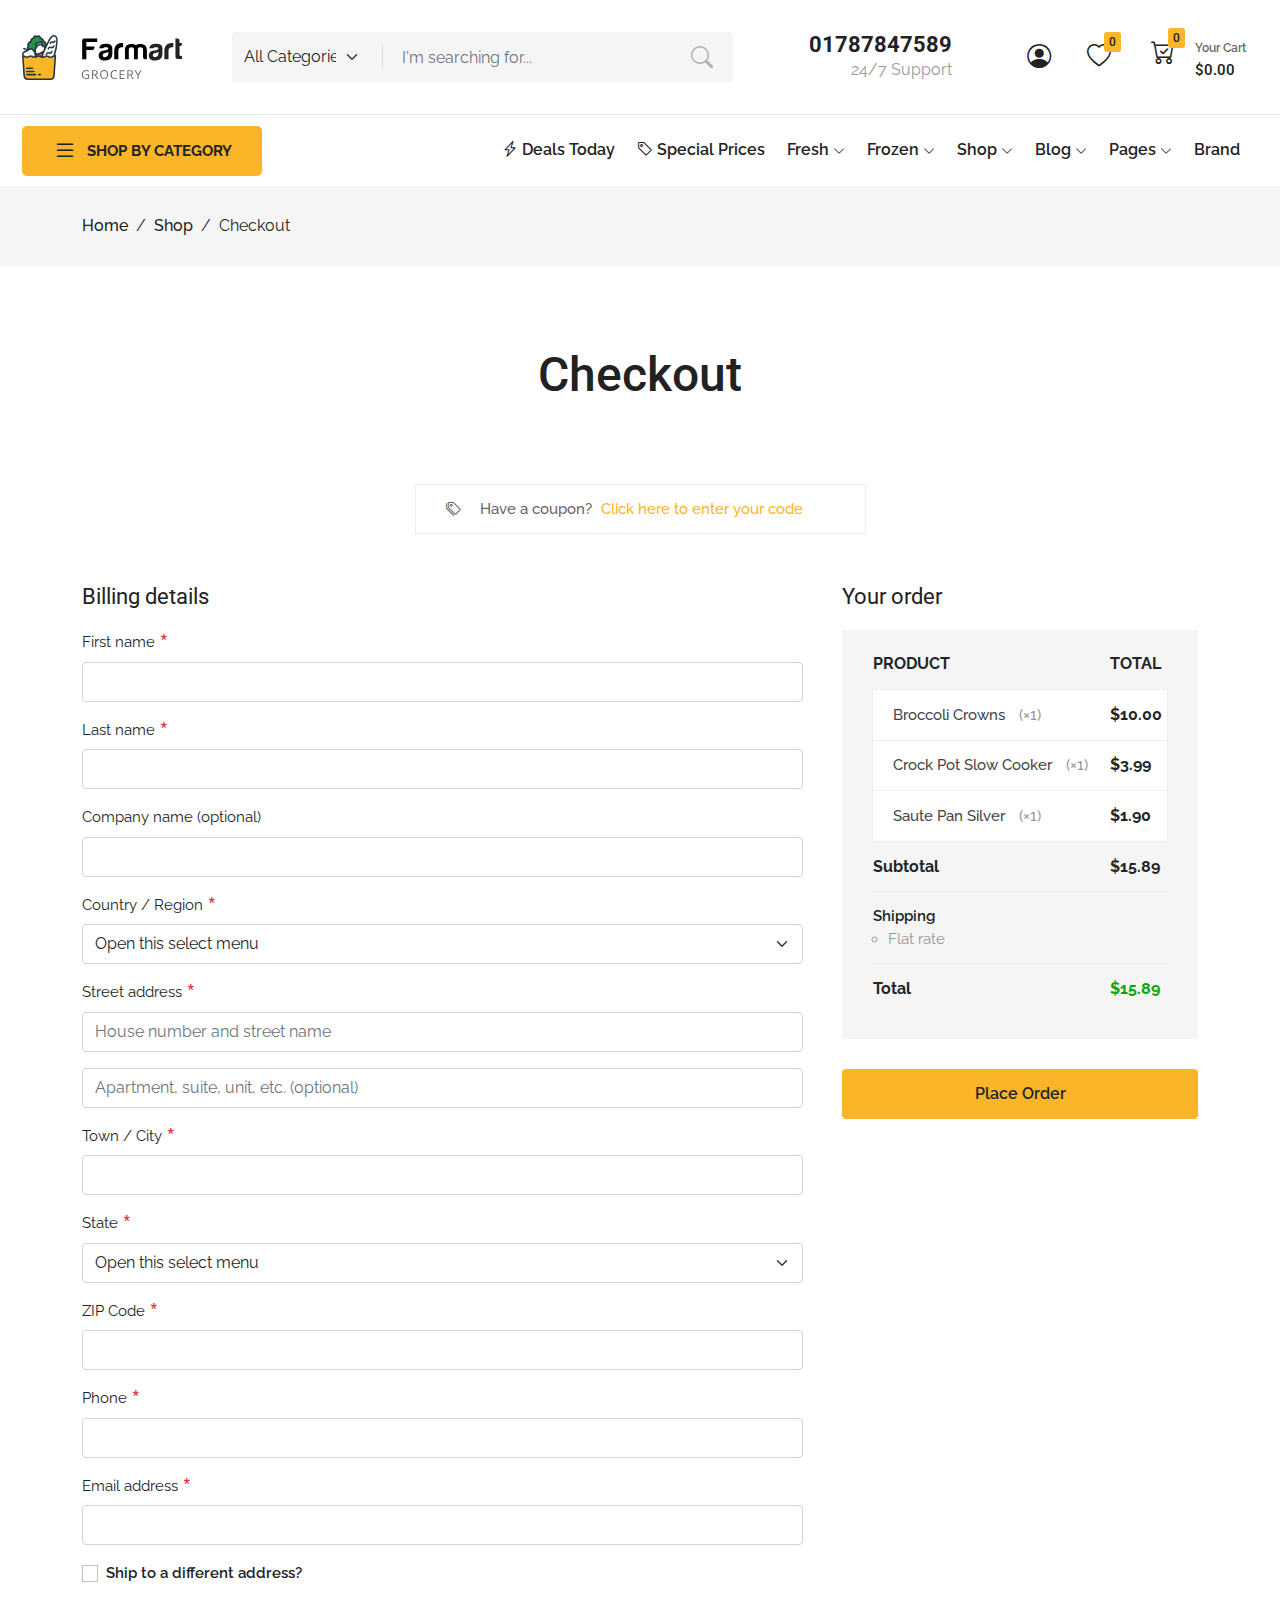
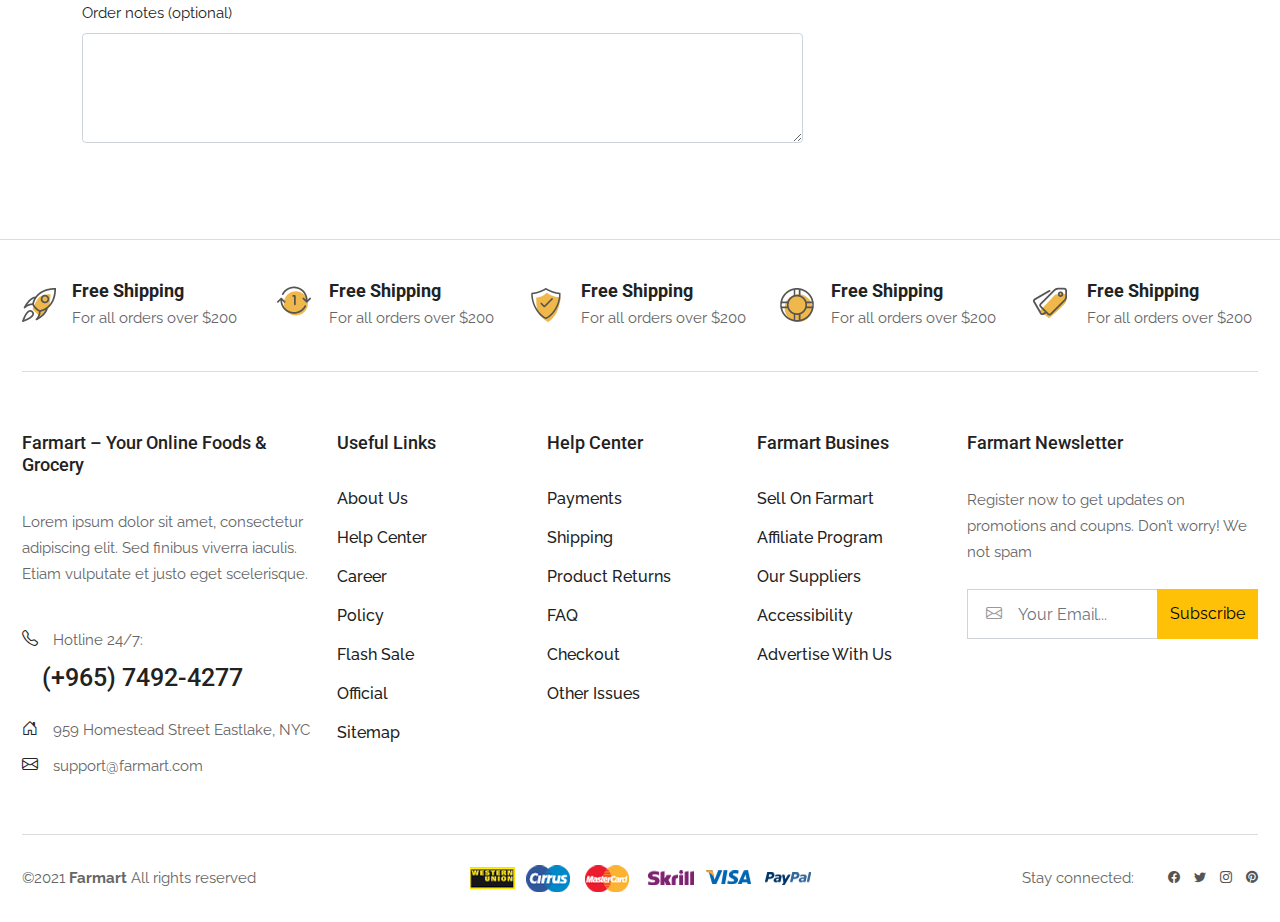
<file: checkout.html>
<!DOCTYPE html>
<html lang="en">

<head>
  <meta charset="UTF-8">
  <meta http-equiv="X-UA-Compatible" content="IE=edge">
  <meta name="viewport"
    content="width=device-width, content=user-scalable=yes, initial-scale=1.0, maximum-scale=5, minimum-scale=1.0">
  <title>NSL - Ecommerce</title>
  <!-- all css file -->
  <link rel="stylesheet" href="https://cdn.jsdelivr.net/npm/bootstrap-icons@1.8.1/font/bootstrap-icons.css">
  <link href="https://fonts.googleapis.com/css2?family=Raleway:wght@300;400;500;600;700;800&display=swap"
    rel="stylesheet">
  <link href="https://fonts.googleapis.com/css2?family=Roboto:wght@300;400;500;700&display=swap" rel="stylesheet">
  <link rel="stylesheet" href="css/bootstrap.min.css">
  <link rel="stylesheet" href="css/slick.css">
  <link rel="stylesheet" href="css/style.css">
  <link rel="stylesheet" href="css/responsive.css">
  <!-- all css file -->
</head>

<body>
  <!-- header part start -->
  <header class="d-none d-xl-block">
    <div class="custom-container">
      <div class="row">
        <div class="col-lg-2 col-xl-2 align-self-center">
          <div class="logo">
            <a href="index.html">
              <img src="images/logo.svg" alt="header" width="160px">
            </a>
          </div>
        </div>
        <div class="col-lg-6 col-xl-5">
          <div class="header-form">
            <form action="#">
              <div class="form-main d-flex justify-content-between">
                <div class="dropdown">
                  <select class="form-select" aria-label="Disabled select example">
                    <option selected>All Categories</option>
                    <option value="1">Breads Sweets</option>
                    <option value="2">Chocolate</option>
                    <option value="3">Stouffer</option>
                    <option value="3">Fizzy Drinks</option>
                    <option value="3">Coffees and Teas</option>
                  </select>
                </div>
                <div class="input-field">
                  <input type="text" class="form-control rounded-0 shadow-none" placeholder="I'm searching for...">
                  <i class="bi bi-search search"></i>
                </div>
              </div>
            </form>
          </div>
        </div>
        <div class="col-lg-4 col-xl-5">
          <div class="header-right-info">
            <div class="row">
              <div class="col-lg-5">
                <div class="number text-end">
                  <h3>01787847589</h3>
                  <span>24/7 Support</span>
                </div>
              </div>
              <div class="col-lg-4 align-self-center">
                <div class="card-info text-end me-3">
                  <ul>
                    <li class="user-info">
                      <a href="login-and-register.html">
                        <i class="bi bi-person-circle"></i>
                      </a>
                    </li>
                    <li class="fav-info">
                      <a href="wishlist.html">
                        <i class="bi bi-heart"></i>
                        <span class="count">0</span>
                      </a>
                    </li>
                  </ul>
                </div>
              </div>
              <div class="col-lg-3 align-self-center">
                <div class="cart-price-info position-relative">
                  <a href="#">
                    <ul class="d-flex">
                      <li class="cart-bag">
                        <i class="bi bi-cart-check"></i>
                        <span class="count">0</span>
                      </li>
                      <li class="cart-text">
                        <p>Your Cart</p>
                        <h5>$0.00</h5>
                      </li>
                    </ul>
                  </a>
                  <div class="cart-price-body-main">
                    <div class="cart-price-body position-absolute">
                      <ul>
                        <li class="d-flex">
                          <div class="img">
                            <a href="#">
                              <img src="images/cart-product-image-1.webp" alt="cart-product-image-1"
                                class="img-fluid w-100">
                            </a>
                          </div>
                          <div class="text">
                            <div class="product-name">
                              <a href="#">Sesame Seed Bread</a>
                            </div>
                            <div class="variation d-flex">
                              <div class="vendor">
                                <p>Vendor:</p>
                              </div>
                              <div class="vendor-name">
                                <a href="#">MartFury</a>
                              </div>
                            </div>
                            <div class="price">
                              <span class="prices">ট 200.00</span>
                              <span>(x1)</span>
                            </div>
                          </div>
                          <div class="delete">
                            <i class="bi bi-trash3"></i>
                          </div>
                        </li>
                        <li class="d-flex">
                          <div class="img">
                            <a href="#">
                              <img src="images/cart-product-image-2.webp" alt="cart-product-image-2"
                                class="img-fluid w-100">
                            </a>
                          </div>
                          <div class="text">
                            <div class="product-name">
                              <a href="#">Sesame Seed Bread</a>
                            </div>
                            <div class="variation d-flex">
                              <div class="vendor">
                                <p>Vendor:</p>
                              </div>
                              <div class="vendor-name">
                                <a href="#">MartFury</a>
                              </div>
                            </div>
                            <div class="price">
                              <span class="prices">ট 200.00</span>
                              <span>(x1)</span>
                            </div>
                          </div>
                          <div class="delete">
                            <i class="bi bi-trash3"></i>
                          </div>
                        </li>
                        <li class="d-flex">
                          <div class="img">
                            <a href="#">
                              <img src="images/cart-product-image-3.webp" alt="cart-product-image-3"
                                class="img-fluid w-100">
                            </a>
                          </div>
                          <div class="text">
                            <div class="product-name">
                              <a href="#">Sesame Seed Bread</a>
                            </div>
                            <div class="variation d-flex">
                              <div class="vendor">
                                <p>Vendor:</p>
                              </div>
                              <div class="vendor-name">
                                <a href="#">MartFury</a>
                              </div>
                            </div>
                            <div class="price">
                              <span class="prices">ট 200.00</span>
                              <span>(x1)</span>
                            </div>
                          </div>
                          <div class="delete">
                            <i class="bi bi-trash3"></i>
                          </div>
                        </li>
                        <li class="d-flex">
                          <div class="img">
                            <a href="#">
                              <img src="images/cart-product-image-3.webp" alt="cart-product-image-3"
                                class="img-fluid w-100">
                            </a>
                          </div>
                          <div class="text">
                            <div class="product-name">
                              <a href="#">Sesame Seed Bread</a>
                            </div>
                            <div class="variation d-flex">
                              <div class="vendor">
                                <p>Vendor:</p>
                              </div>
                              <div class="vendor-name">
                                <a href="#">MartFury</a>
                              </div>
                            </div>
                            <div class="price">
                              <span class="prices">ট 200.00</span>
                              <span>(x1)</span>
                            </div>
                          </div>
                          <div class="delete">
                            <i class="bi bi-trash3"></i>
                          </div>
                        </li>
                      </ul>
                      <div class="cart-control-part">
                        <div class="title">
                          <p>
                            <strong>TOTAL :</strong>
                            <span class="float-end">ট 200.00</span>
                          </p>
                        </div>
                        <div class="button">
                          <a href="cart.html">View Cart</a>
                          <a href="checkout.html" class="check">Checkout</a>
                        </div>
                      </div>
                    </div>
                  </div>
                </div>
              </div>
            </div>
          </div>
        </div>
      </div>
    </div>
  </header>
  <!-- header part end -->
  <!-- navbar part start -->
  <nav class="d-none d-xl-block">
    <div class="custom-container">
      <div class="row">
        <div class="col-lg-2 col-xl-2 col-xxl-2 align-self-center">
          <div class="nav-side-menu">
            <a href="#" class="d-flex justify-content-center">
              <i class="bi bi-list"></i>
              <span>Shop By Category</span>
            </a>
            <div class="dropdown-main pt-3">
              <div class="dropdown-category-menu">
                <ul>
                  <li><a href="#">Daily Deals</a></li>
                  <li><a href="#">Top Promotions</a></li>
                  <li><a href="#">New Arrivals</a></li>
                  <li><a href="#">Fruits & Vegetables <i class="float-end pe-0 bi bi-chevron-right"></i></a>
                    <div class="dropdown-sub-menu">
                      <div class="row g-0">
                        <div class="col-lg-6">
                          <div class="child-menu-item">
                            <ul>
                              <li class="list-menu-title"><b>Fruits</b></li>
                              <li><a href="#">Apples</a></li>
                              <li><a href="#">Bananas</a></li>
                              <li><a href="#">Berries</a></li>
                              <li><a href="#">Oranges & Easy Peelers</a></li>
                              <li><a href="#">Grapes</a></li>
                              <li><a href="#">Lemons & Limes</a></li>
                              <li><a href="#">Peaches & Nectarines</a></li>
                              <li><a href="#">Pears</a></li>
                              <li><a href="#">Melon</a></li>
                              <li><a href="#" class="all-products">See all products</a></li>
                            </ul>
                          </div>
                        </div>
                        <div class="col-lg-6">
                          <div class="child-menu-item">
                            <ul>
                              <li class="list-menu-title"><b>Vegitables</b></li>
                              <li><a href="#">Apples</a></li>
                              <li><a href="#">Bananas</a></li>
                              <li><a href="#">Berries</a></li>
                              <li><a href="#">Oranges & Easy Peelers</a></li>
                              <li><a href="#">Grapes</a></li>
                              <li><a href="#">Lemons & Limes</a></li>
                              <li><a href="#" class="fresh-drink">FRESHLY DRINK ORANGE JUICE.</a></li>
                              <li><a href="#" class="btn shadow-none">Shop Now</a></li>
                            </ul>
                          </div>
                        </div>
                      </div>
                    </div>
                  </li>
                  <li><a href="#">Breads Sweets <i class="float-end pe-0 bi bi-chevron-right"></i></a>
                    <div class="dropdown-sub-menu">
                      <div class="row g-0">
                        <div class="col-lg-6">
                          <div class="child-menu-item">
                            <ul>
                              <li class="list-menu-title"><b>Fruits</b></li>
                              <li><a href="#">Apples</a></li>
                              <li><a href="#">Bananas</a></li>
                              <li><a href="#">Berries</a></li>
                              <li><a href="#">Oranges & Easy Peelers</a></li>
                              <li><a href="#">Grapes</a></li>
                              <li><a href="#">Lemons & Limes</a></li>
                              <li><a href="#">Peaches & Nectarines</a></li>
                              <li><a href="#">Pears</a></li>
                              <li><a href="#">Melon</a></li>
                              <li><a href="#" class="all-products">See all products</a>
                              </li>
                            </ul>
                          </div>
                        </div>
                        <div class="col-lg-6">
                          <div class="child-menu-item">
                            <ul>
                              <li class="list-menu-title"><b>Vegitables</b></li>
                              <li><a href="#">Apples</a></li>
                              <li><a href="#">Bananas</a></li>
                              <li><a href="#">Berries</a></li>
                              <li><a href="#">Oranges & Easy Peelers</a></li>
                              <li><a href="#">Grapes</a></li>
                              <li><a href="#">Lemons & Limes</a></li>
                              <li><a href="#" class="fresh-drink">FRESHLY DRINK ORANGE JUICE.</a></li>
                              <li><a href="#" class="btn shadow-none">Shop Now</a></li>
                            </ul>
                          </div>
                        </div>
                      </div>
                    </div>
                  </li>
                  <li><a href="#">Frozen Seafoods</a></li>
                  <li><a href="#">Raw Meats</a></li>
                  <li><a href="#">Wines & Alcohol Drinks <i class="float-end pe-0 bi bi-chevron-right"></i></a>
                    <div class="dropdown-sub-menu">
                      <div class="row g-0">
                        <div class="col-lg-6">
                          <div class="child-menu-item">
                            <ul>
                              <li class="list-menu-title"><b>Fruits</b></li>
                              <li><a href="#">Apples</a></li>
                              <li><a href="#">Bananas</a></li>
                              <li><a href="#">Berries</a></li>
                              <li><a href="#">Oranges & Easy Peelers</a></li>
                              <li><a href="#">Grapes</a></li>
                              <li><a href="#">Lemons & Limes</a></li>
                              <li><a href="#">Peaches & Nectarines</a></li>
                              <li><a href="#">Pears</a></li>
                              <li><a href="#">Melon</a></li>
                              <li><a href="#" class="all-products">See all products</a>
                              </li>
                            </ul>
                          </div>
                        </div>
                        <div class="col-lg-6">
                          <div class="child-menu-item">
                            <ul>
                              <li class="list-menu-title"><b>Vegitables</b></li>
                              <li><a href="#">Apples</a></li>
                              <li><a href="#">Bananas</a></li>
                              <li><a href="#">Berries</a></li>
                              <li><a href="#">Oranges & Easy Peelers</a></li>
                              <li><a href="#">Grapes</a></li>
                              <li><a href="#">Lemons & Limes</a></li>
                              <li><a href="#" class="fresh-drink">FRESHLY DRINK ORANGE JUICE.</a></li>
                              <li><a href="#" class="btn shadow-none">Shop Now</a></li>
                            </ul>
                          </div>
                        </div>
                      </div>
                    </div>
                  </li>
                  <li><a href="#">Tea & Coffee</a></li>
                  <li><a href="#">Milks and Dairies</a></li>
                  <li><a href="#">Pet Foods</a></li>
                </ul>
              </div>
            </div>
          </div>
        </div>
        <div class="col-lg-8 col-xl-10 col-xxl-8 align-self-center">
          <div class="menu">
            <ul>
              <li>
                <a href="#">
                  <i class="bi bi-lightning-charge"></i>
                  Deals Today
                </a>
              </li>
              <li>
                <a href="#">
                  <i class="bi bi-tag"></i>
                  Special Prices
                </a>
              </li>
              <li>
                <a href="#">
                  Fresh
                  <i class="bi bi-chevron-down"></i>
                </a>
                <ul>
                  <li><a href="#">Fruit</a></li>
                  <li><a href="#">Meat & Poultry</a></li>
                  <li><a href="#">Milk, Butter & Eggs</a></li>
                  <li><a href="#">Vegetables</a></li>
                </ul>
              </li>
              <li>
                <a href="#">
                  Frozen
                  <i class="bi bi-chevron-down"></i>
                </a>
                <ul>
                  <li><a href="#">Fruit</a></li>
                  <li><a href="#">Meat & Poultry</a></li>
                  <li><a href="#">Milk, Butter & Eggs</a></li>
                  <li><a href="#">Vegetables</a></li>
                </ul>
              </li>
              <li>
                <a href="shop.html">
                  Shop
                  <i class="bi bi-chevron-down"></i>
                </a>
                <ul>
                  <li><a href="shop.html">Shop</a></li>
                  <li><a href="cart.html">Cart</a></li>
                  <li><a href="checkout.html">Checkout</a></li>
                  <li><a href="product-details.html">Single Product</a></li>
                </ul>
              </li>
              <li>
                <a href="#">
                  Blog
                  <i class="bi bi-chevron-down"></i>
                </a>
                <ul>
                  <li><a href="#">Fruit</a></li>
                  <li><a href="#">Meat & Poultry</a></li>
                  <li><a href="#">Milk, Butter & Eggs</a></li>
                  <li><a href="#">Vegetables</a></li>
                </ul>
              </li>
              <li>
                <a href="#">
                  Pages
                  <i class="bi bi-chevron-down"></i>
                </a>
                <ul>
                  <li><a href="about-us.html">About Us</a></li>
                  <li><a href="contact-us.html">Contact Us</a></li>
                  <li><a href="faq.html">FAQs</a></li>
                  <li><a href="404-page.html">Page 404</a></li>
                </ul>
              </li>
              <li>
                <a href="shop.html">
                  Brand
                </a>
              </li>
            </ul>
          </div>
        </div>
        <div class="col-lg-2 col-xxl-2 align-self-center">
          <div class="recent-view text-end">
            <ul>
              <li>
                <a href="#" class="recent-view-tag">
                  <i class="bi bi-arrow-repeat"></i>
                  Recently Viewed
                </a>
                <div class="recen-view-body text-start">
                  <ul>
                    <li>
                      <a href="product-details.html">
                        <div class="img">
                          <img src="images/product-list-image-1.webp" alt="product-list-image-1" class="img-fluid">
                        </div>
                      </a>
                    </li>
                    <li>
                      <a href="product-details.html">
                        <div class="img">
                          <img src="images/product-list-image-2.webp" alt="product-list-image-2" class="img-fluid">
                        </div>
                      </a>
                    </li>
                    <li>
                      <a href="product-details.html">
                        <div class="img">
                          <img src="images/product-list-image-3.webp" alt="product-list-image-3" class="img-fluid">
                        </div>
                      </a>
                    </li>
                    <li>
                      <a href="product-details.html">
                        <div class="img">
                          <img src="images/product-list-image-4.webp" alt="product-list-image-4" class="img-fluid">
                        </div>
                      </a>
                    </li>
                    <li>
                      <a href="product-details.html">
                        <div class="img">
                          <img src="images/product-list-image-5.webp" alt="product-list-image-5" class="img-fluid">
                        </div>
                      </a>
                    </li>
                  </ul>
                </div>
              </li>
            </ul>
          </div>
        </div>
      </div>
    </div>
  </nav>
  <!-- navbar part end -->
  <!-- mobile menu part start -->
  <div class="mobile-menu d-block d-xl-none">
    <div class="custom-container">
      <div class="menu-main d-flex justify-content-between">
        <div class="left-bar">
          <i class="bi bi-list bar-icon"></i>
        </div>
        <div class="mid-image text-center align-self-center">
          <a href="index.html"><img src="images/logo.svg" alt="logo" width="140"></a>
        </div>
        <div class="right-info align-self-center">
          <ul>
            <li class="mobile-cart">
              <i class="bi bi-cart-check"></i>
              <sup>0</sup>
            </li>
            <li><i class="bi bi-search search"></i></li>
          </ul>
        </div>
      </div>
    </div>
    <div class="right-search-option">
      <div class="form">
        <div class="custom-container">
          <form action="#">
            <div class="main-group d-flex">
              <div class="input-group position-relative">
                <input type="text" placeholder="I am searching for..." class="shadow-none">
              </div>
              <span class="align-self-center cancel">Cancel</span>
            </div>
          </form>
        </div>
      </div>
    </div>
    <div class="main-overlay"></div>
    <div class="left-menu-body">
      <div class="menu-header">
        <ul>
          <li><i class="bi bi-arrow-left close-menu"></i></li>
          <li class="float-end">
            <a href="#">
              <i class="bi bi-person-circle"></i>
              <span class="ps-1">Login & Register</span>
            </a>
          </li>
        </ul>
      </div>
      <div class="menu-list-part">
        <ul>
          <li><a href="#">DEALS TODAY</a></li>
          <li><a href="#">SPECAL PRICES</a></li>
          <li class="hasDD">
            <a href="https://htmlcolorcodes.com/colors/shades-of-yellow/">FRESH</a>
            <span class=""><i class="bi bi-chevron-down float-end"></i></span>
            <ul class="child">
              <li><a href="https://htmlcolorcodes.com/colors/shades-of-yellow/">Fruit</a></li>
              <li><a href="#">Meat & Poultry</a></li>
              <li><a href="#">Milk, Butter & Eggs</a></li>
              <li><a href="#">Vegetables</a></li>
            </ul>
          </li>
          <li class="hasDD">
            <a href="https://htmlcolorcodes.com/colors/shades-of-yellow/">FROZEN</a>
            <span class=""><i class="bi bi-chevron-down float-end"></i></span>
            <ul class="child">
              <li><a href="https://htmlcolorcodes.com/colors/shades-of-yellow/">Fruit</a></li>
              <li><a href="#">Meat & Poultry</a></li>
              <li><a href="#">Milk, Butter & Eggs</a></li>
              <li><a href="#">Vegetables</a></li>
            </ul>
          </li>
          <li><a href="#">SHOP</a></li>
          <li><a href="#">BLOG</a></li>
          <li class="hasDD">
            <a href="https://htmlcolorcodes.com/colors/shades-of-yellow/">PAGES</a>
            <span class=""><i class="bi bi-chevron-down float-end"></i></span>
            <ul class="child">
              <li><a href="about-us.html">About Us</a></li>
              <li><a href="contact-us.html">Contact Us</a></li>
              <li><a href="faq.html">FAQs</a></li>
              <li><a href="404-page.html">Page 404</a></li>
            </ul>
          </li>
          <li><a href="shop.html">BRANDS</a></li>
        </ul>
      </div>
    </div>
  </div>
  <!-- mobile menu part end -->

  <!-- breadcrumb part start -->
  <div class="bread-crumb">
    <div class="container">
      <div class="row">
        <div class="col-lg-12">
          <ul>
            <li><a href="index.html">Home</a></li>
            <li>/</li>
            <li><a href="shop.html">Shop</a></li>
            <li>/</li>
            <li>Checkout</li>
          </ul>
        </div>
      </div>
    </div>
  </div>
  <!-- breadcrumb part end -->

  <!-- checkout page start -->
  <section class="wishlist checkout">
    <div class="container">
      <div class="row">
        <div class="col-lg-12">
          <div class="wishlist-header text-center">
            <h1>Checkout</h1>
          </div>
        </div>
      </div>
      <div class="row">
        <div class="col-lg-6 col-xl-5 mx-auto">
          <div class="enter-coupon-code">
            <ul>
              <li><i class="bi bi-tags"></i></li>
              <li>Have a coupon?</li>
              <li><span class="coupon-code-here">Click here to enter your code</span></li>
            </ul>
          </div>
          <div class="coupon-code-form">
            <p>If you have a coupon code, please apply it below.</p>
            <form action="#">
              <div class="input-groups position-relative">
                <input type="text" placeholder="Coupon code" class="form-control shadow-none">
                <button type="submit" class="btn position-absolute top-0 end-0">Apply Coupon</button>
              </div>
            </form>
          </div>
        </div>
      </div>
      <div class="billing-information">
        <form action="#">
          <div class="row">
            <div class="col-lg-7 col-xl-8">
              <div class="Billing-details">
                <div class="title">
                  <h3>Billing details</h3>
                </div>
                <form>
                  <div class="mb-3">
                    <label class="form-label">First name <sup class="text-danger">*</sup></label>
                    <input type="email" class="form-control shadow-none" id="exampleInputEmail1">
                  </div>
                  <div class="mb-3">
                    <label class="form-label">Last name <sup class="text-danger">*</sup></label>
                    <input type="password" class="form-control shadow-none" id="exampleInputPassword1">
                  </div>
                  <div class="mb-3">
                    <label class="form-label">Company name (optional)</label>
                    <input type="password" class="form-control shadow-none" id="exampleInputPassword1">
                  </div>
                  <div class="mb-3">
                    <label class="form-label">Country / Region <sup class="text-danger">*</sup></label>
                    <select class="form-select" aria-label="Default select example">
                      <option selected>Open this select menu</option>
                      <option value="1">One</option>
                      <option value="2">Two</option>
                      <option value="3">Three</option>
                    </select>
                  </div>
                  <div class="mb-3">
                    <label class="form-label">Street address <sup class="text-danger">*</sup></label>
                    <input type="password" class="form-control shadow-none" placeholder="House number and street name"
                      id="exampleInputPassword1">
                    <input type="password" class="form-control shadow-none mt-3"
                      placeholder="Apartment, suite, unit, etc. (optional)" id="exampleInputPassword1">
                  </div>
                  <div class="mb-3">
                    <label class="form-label">Town / City <sup class="text-danger">*</sup></label>
                    <input type="password" class="form-control shadow-none" id="exampleInputPassword1">
                  </div>
                  <div class="mb-3">
                    <label class="form-label">State <sup class="text-danger">*</sup></label>
                    <select class="form-select" aria-label="Default select example">
                      <option selected>Open this select menu</option>
                      <option value="1">One</option>
                      <option value="2">Two</option>
                      <option value="3">Three</option>
                    </select>
                  </div>
                  <div class="mb-3">
                    <label class="form-label">ZIP Code <sup class="text-danger">*</sup></label>
                    <input type="password" class="form-control shadow-none" id="exampleInputPassword1">
                  </div>
                  <div class="mb-3">
                    <label class="form-label">Phone <sup class="text-danger">*</sup></label>
                    <input type="password" class="form-control shadow-none" id="exampleInputPassword1">
                  </div>
                  <div class="mb-3">
                    <label class="form-label">Email address <sup class="text-danger">*</sup></label>
                    <input type="password" class="form-control shadow-none" id="exampleInputPassword1">
                  </div>
                  <div class="mb-3">
                    <div class="form-check">
                      <input class="form-check-input rounded-0 shadow-none address-input" type="checkbox" value=""
                        id="flexCheckDefault">
                      <label class="form-check-label show-hide-ship-address" for="flexCheckDefault">
                        Ship to a different address?
                      </label>
                    </div>
                  </div>
                  <div class="different-address">
                    <div class="mb-3">
                      <label class="form-label">First name <sup class="text-danger">*</sup></label>
                      <input type="email" class="form-control shadow-none" id="exampleInputEmail1">
                    </div>
                    <div class="mb-3">
                      <label class="form-label">Last name <sup class="text-danger">*</sup></label>
                      <input type="password" class="form-control shadow-none" id="exampleInputPassword1">
                    </div>
                    <div class="mb-3">
                      <label class="form-label">Company name (optional)</label>
                      <input type="password" class="form-control shadow-none" id="exampleInputPassword1">
                    </div>
                    <div class="mb-3">
                      <label class="form-label">Country / Region <sup class="text-danger">*</sup></label>
                      <select class="form-select" aria-label="Default select example">
                        <option selected>Open this select menu</option>
                        <option value="1">One</option>
                        <option value="2">Two</option>
                        <option value="3">Three</option>
                      </select>
                    </div>
                    <div class="mb-3">
                      <label class="form-label">Street address <sup class="text-danger">*</sup></label>
                      <input type="password" class="form-control shadow-none" placeholder="House number and street name"
                        id="exampleInputPassword1">
                      <input type="password" class="form-control shadow-none mt-3"
                        placeholder="Apartment, suite, unit, etc. (optional)" id="exampleInputPassword1">
                    </div>
                    <div class="mb-3">
                      <label class="form-label">Town / City <sup class="text-danger">*</sup></label>
                      <input type="password" class="form-control shadow-none" id="exampleInputPassword1">
                    </div>
                    <div class="mb-3">
                      <label class="form-label">State <sup class="text-danger">*</sup></label>
                      <select class="form-select" aria-label="Default select example">
                        <option selected>Open this select menu</option>
                        <option value="1">One</option>
                        <option value="2">Two</option>
                        <option value="3">Three</option>
                      </select>
                    </div>
                    <div class="mb-3">
                      <label class="form-label">ZIP Code <sup class="text-danger">*</sup></label>
                      <input type="password" class="form-control shadow-none" id="exampleInputPassword1">
                    </div>
                  </div>
                  <div class="mb-3">
                    <label class="form-label">Order notes (optional)</label>
                    <textarea rows="4" class="form-control shadow-none"></textarea>
                  </div>
                </form>
              </div>
            </div>
            <div class="col-lg-5 col-xl-4">
              <div class="title">
                <h3>Your order</h3>
              </div>
              <div class="order-table">
                <table class="table table-borderless">
                  <thead>
                    <tr>
                      <th>PRODUCT</th>
                      <th class="">TOTAL</th>
                    </tr>
                  </thead>
                  <tbody>
                    <tr>
                      <td class="prd-name">Broccoli Crowns <span>(×1)</span></td>
                      <th>$10.00</th>
                    </tr>
                    <tr>
                      <td class="prd-name">Crock Pot Slow Cooker <span>(×1)</span></td>
                      <th>$3.99</th>
                    </tr>
                    <tr>
                      <td class="prd-name">Saute Pan Silver <span>(×1)</span></td>
                      <th>$1.90</th>
                    </tr>
                  </tbody>
                  <tfoot>
                    <tr>
                      <th>Subtotal</th>
                      <th>$15.89</th>
                    </tr>
                    <tr>
                      <td>
                        <span>Shipping</span>
                        <ul>
                          <li>Flat rate</li>
                        </ul>
                      </td>
                    </tr>
                    <tr>
                      <th>Total</th>
                      <th class="total-price">$15.89</th>
                    </tr>
                  </tfoot>
                </table>
              </div>
              <button class="btn shadow-none w-100" type="submit">Place Order</button>
            </div>
          </div>
        </form>
      </div>
    </div>
  </section>
  <!-- checkout page end -->
  <!-- footer part start -->
  <!-- back to top part start -->
  <a id="button">
    <i class="bi bi-chevron-up"></i>
  </a>
  <!-- back to top part end -->
  <footer class="footer">
    <div class="custom-container">
      <div class="footer-top">
        <div class="row">
          <div class="col-lg">
            <div class="top-item d-flex">
              <div class="icon">
                <img src="images/footer-top-icon-1.png" alt="footer-top-icon-1">
              </div>
              <div class="text">
                <h4>Free Shipping</h4>
                <p>For all orders over $200</p>
              </div>
            </div>
          </div>
          <div class="col-lg">
            <div class="top-item d-flex">
              <div class="icon">
                <img src="images/footer-top-icon-2.png" alt="footer-top-icon-2">
              </div>
              <div class="text">
                <h4>Free Shipping</h4>
                <p>For all orders over $200</p>
              </div>
            </div>
          </div>
          <div class="col-lg">
            <div class="top-item d-flex">
              <div class="icon">
                <img src="images/footer-top-icon-3.png" alt="footer-top-icon-3">
              </div>
              <div class="text">
                <h4>Free Shipping</h4>
                <p>For all orders over $200</p>
              </div>
            </div>
          </div>
          <div class="col-lg">
            <div class="top-item d-flex">
              <div class="icon">
                <img src="images/footer-top-icon-4.png" alt="footer-top-icon-4">
              </div>
              <div class="text">
                <h4>Free Shipping</h4>
                <p>For all orders over $200</p>
              </div>
            </div>
          </div>
          <div class="col-lg">
            <div class="top-item d-flex">
              <div class="icon">
                <img src="images/footer-top-icon-5.png" alt="footer-top-icon-5">
              </div>
              <div class="text">
                <h4>Free Shipping</h4>
                <p>For all orders over $200</p>
              </div>
            </div>
          </div>
        </div>
      </div>
      <div class="footer-main">
        <div class="row">
          <div class="col-lg-3">
            <div class="about-footer">
              <h3>Farmart – Your Online Foods & Grocery</h3>
              <p>
                Lorem ipsum dolor sit amet, consectetur adipiscing elit. Sed finibus viverra iaculis. Etiam vulputate et
                justo eget
                scelerisque.
              </p>
              <ul>
                <li>
                  <span><i class="bi bi-telephone"></i></span>
                  <div>
                    <p>Hotline 24/7:</p>
                    <h6>(+965) 7492-4277 </h6>
                  </div>
                </li>
                <div class="pt-4">
                  <li>
                    <span><i class="bi bi-house-door"></i></span>
                    <div>
                      <p>959 Homestead Street Eastlake, NYC</p>
                    </div>
                  </li>
                  <li>
                    <span><i class="bi bi-envelope"></i></span>
                    <div>
                      <p>support@farmart.com</p>
                    </div>
                  </li>
                </div>
              </ul>
            </div>
          </div>
          <div class="col-lg-2 col-sm-4">
            <div class="usefull-link">
              <h3>Useful Links</h3>
              <ul>
                <li><a href="#">About Us</a></li>
                <li><a href="#">Help Center</a></li>
                <li><a href="#">Career</a></li>
                <li><a href="#">Policy</a></li>
                <li><a href="#">Flash Sale</a></li>
                <li><a href="#">Official</a></li>
                <li><a href="#">Sitemap</a></li>
              </ul>
            </div>
          </div>
          <div class="col-lg-2 col-sm-4">
            <div class="help-center">
              <h3>Help Center</h3>
              <ul>
                <li><a href="#">Payments</a></li>
                <li><a href="#">Shipping</a></li>
                <li><a href="#">Product Returns</a></li>
                <li><a href="faq.html">FAQ</a></li>
                <li><a href="#">Checkout</a></li>
                <li><a href="#">Other Issues</a></li>
              </ul>
            </div>
          </div>
          <div class="col-lg-2 col-sm-4">
            <div class="business">
              <h3>Farmart Busines</h3>
              <ul>
                <li><a href="#">Sell On Farmart</a></li>
                <li><a href="#">Affiliate Program</a></li>
                <li><a href="#">Our Suppliers</a></li>
                <li><a href="#">Accessibility</a></li>
                <li><a href="#">Advertise With Us</a></li>
              </ul>
            </div>
          </div>
          <div class="col-lg-3">
            <div class="news-letter">
              <h3>Farmart Newsletter</h3>
              <p>Register now to get updates on promotions and coupns. Don’t worry! We not spam</p>
              <div class="form pt-4">
                <form action="#">
                  <div class="input-group">
                    <input type="text" class="form-control shadow-none rounded-0" placeholder="Your Email...">
                    <i class="bi bi-envelope mail"></i>
                    <button class="btn btn-warning shadow-none rounded-0">Subscribe</button>
                  </div>
                </form>
              </div>
            </div>
          </div>
        </div>
      </div>
    </div>
  </footer>
  <!-- footer part end -->
  <!-- footer bottom part start -->
  <section class="footer-bottom">
    <div class="custom-container">
      <div class="footer-btm-main">
        <div class="row">
          <div class="col-lg-4">
            <div class="left">
              <p>©2021 <b>Farmart</b> All rights reserved</p>
            </div>
          </div>
          <div class="col-lg-4">
            <div class="mid text-center">
              <img src="images/payment-image.webp" alt="payment-image" class="img-fluid">
            </div>
          </div>
          <div class="col-lg-4">
            <div class="right d-flex justify-content-end">
              <div class="pe-4">
                <p>Stay connected:</p>
              </div>
              <div>
                <ul>
                  <li><a href="#"><i class="bi bi-facebook"></i></a></li>
                  <li><a href="#"><i class="bi bi-twitter"></i></a></li>
                  <li><a href="#"><i class="bi bi-instagram"></i></a></li>
                  <li><a href="#"><i class="bi bi-pinterest"></i></a></li>
                </ul>
              </div>
            </div>
          </div>
        </div>
      </div>
    </div>
  </section>
  <!-- footer bottom part end -->


  <!-- all js file -->
  <script src="js/jquery-1.12.4.min.js"></script>
  <script src="js/bootstrap.bundle.min.js"></script>
  <script src="js/slick.min.js"></script>
  <script src="js/script.js"></script>
  <!-- all js file -->
</body>

</html>
</file>
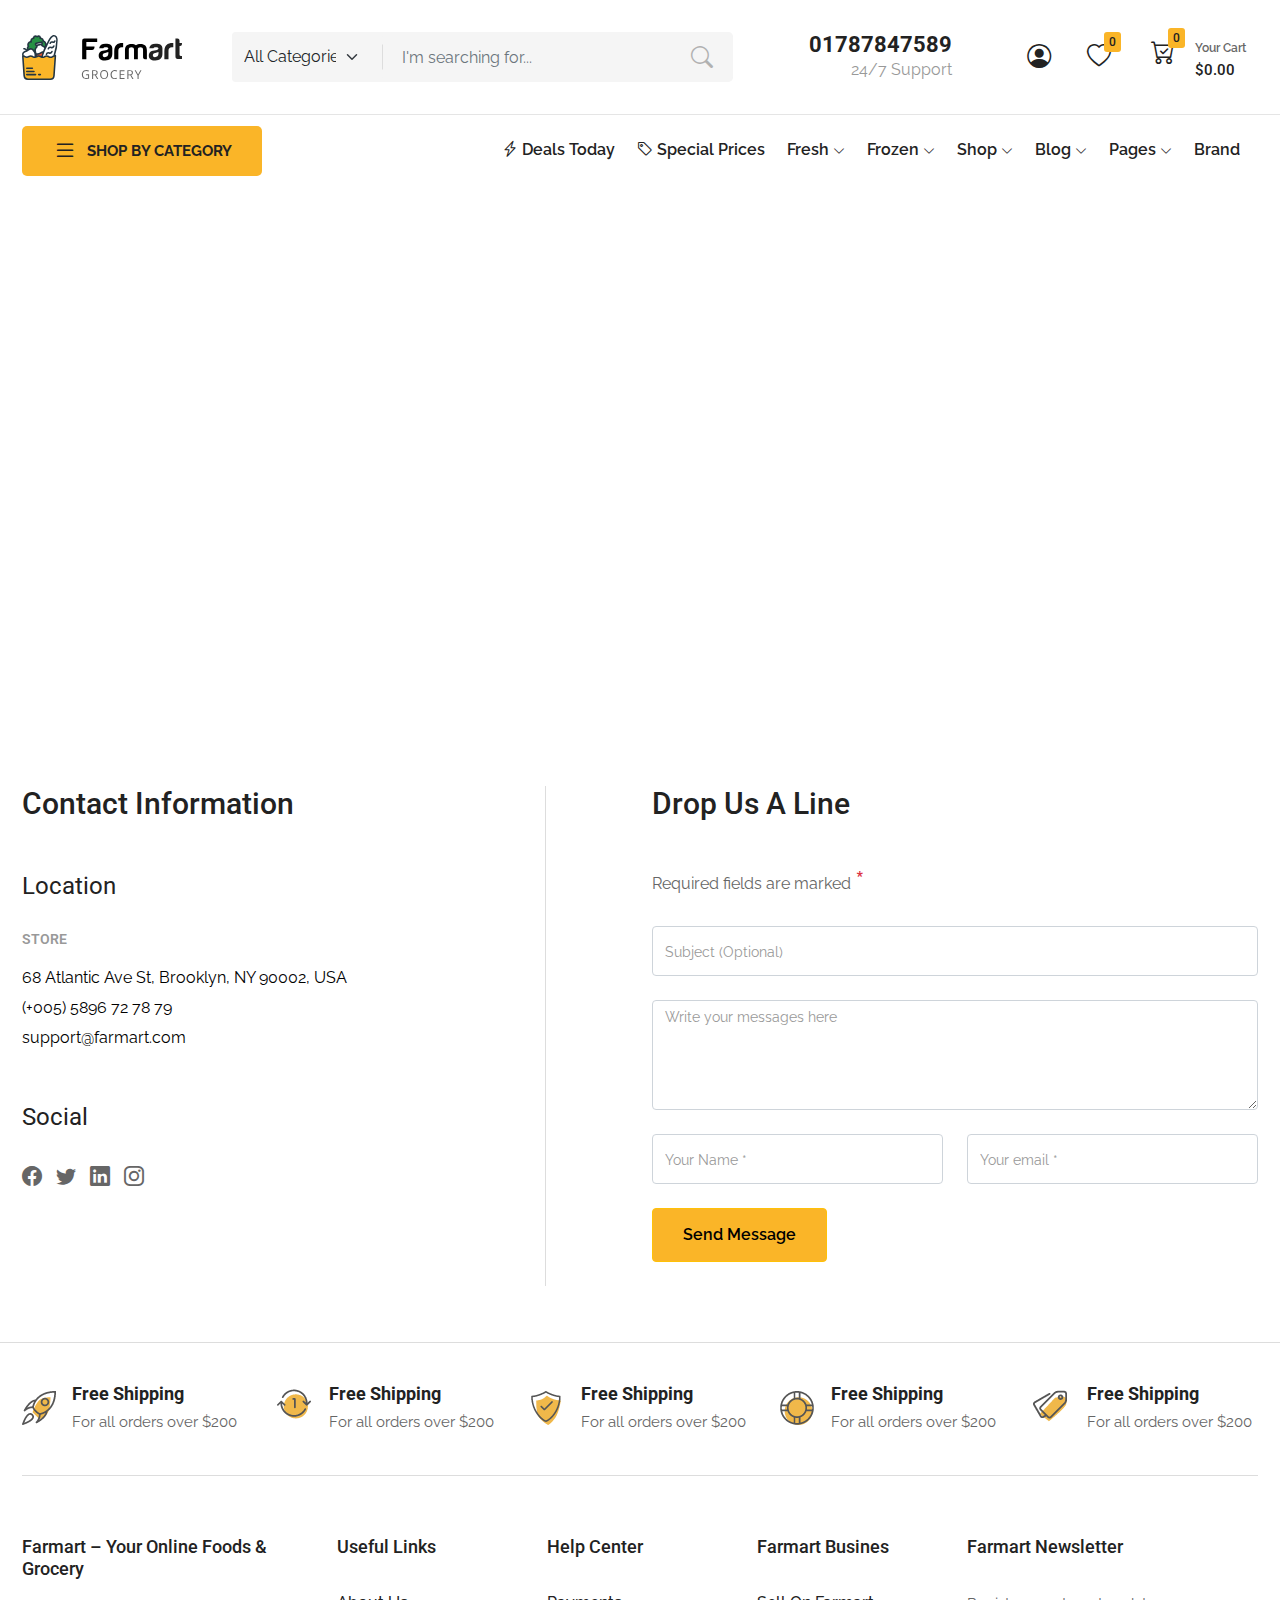
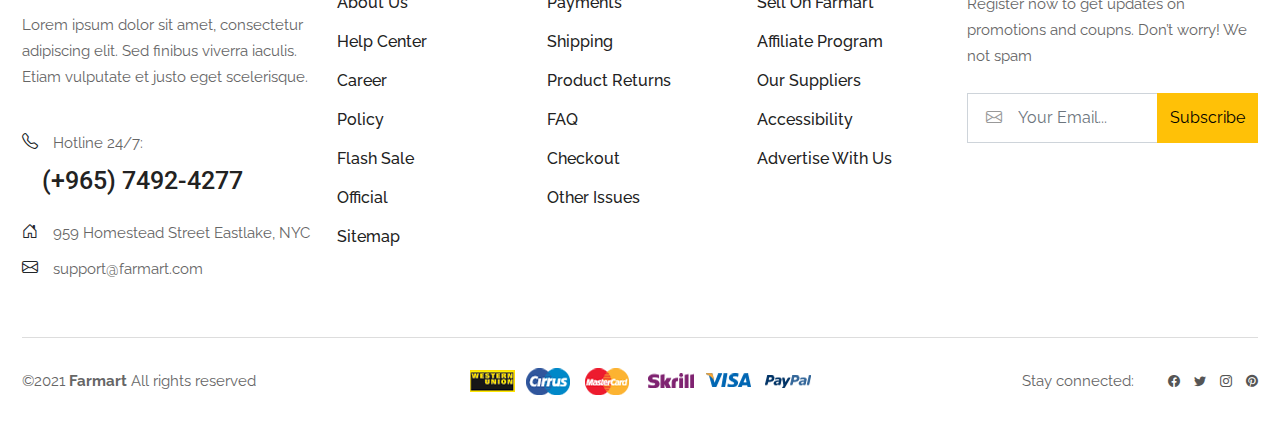
<file: contact-us.html>
<!DOCTYPE html>
<html lang="en">

<head>
  <meta charset="UTF-8">
  <meta http-equiv="X-UA-Compatible" content="IE=edge">
  <meta name="viewport"
    content="width=device-width, content=user-scalable=yes, initial-scale=1.0, maximum-scale=5, minimum-scale=1.0">
  <title>NSL - Ecommerce</title>
  <!-- all css file -->
  <link rel="stylesheet" href="https://cdn.jsdelivr.net/npm/bootstrap-icons@1.8.1/font/bootstrap-icons.css">
  <link href="https://fonts.googleapis.com/css2?family=Raleway:wght@300;400;500;600;700;800&display=swap"
    rel="stylesheet">
  <link href="https://fonts.googleapis.com/css2?family=Roboto:wght@300;400;500;700&display=swap" rel="stylesheet">
  <link rel="stylesheet" href="css/bootstrap.min.css">
  <link rel="stylesheet" href="css/slick.css">
  <link rel="stylesheet" href="css/style.css">
  <link rel="stylesheet" href="css/responsive.css">
  <!-- all css file -->
</head>

<body>
  <!-- header part start -->
  <header class="d-none d-xl-block">
    <div class="custom-container">
      <div class="row">
        <div class="col-lg-2 col-xl-2 align-self-center">
          <div class="logo">
            <a href="index.html">
              <img src="images/logo.svg" alt="header" width="160px">
            </a>
          </div>
        </div>
        <div class="col-lg-6 col-xl-5">
          <div class="header-form">
            <form action="#">
              <div class="form-main d-flex justify-content-between">
                <div class="dropdown">
                  <select class="form-select" aria-label="Disabled select example">
                    <option selected>All Categories</option>
                    <option value="1">Breads Sweets</option>
                    <option value="2">Chocolate</option>
                    <option value="3">Stouffer</option>
                    <option value="3">Fizzy Drinks</option>
                    <option value="3">Coffees and Teas</option>
                  </select>
                </div>
                <div class="input-field">
                  <input type="text" class="form-control rounded-0 shadow-none" placeholder="I'm searching for...">
                  <i class="bi bi-search search"></i>
                </div>
              </div>
            </form>
          </div>
        </div>
        <div class="col-lg-4 col-xl-5">
          <div class="header-right-info">
            <div class="row">
              <div class="col-lg-5">
                <div class="number text-end">
                  <h3>01787847589</h3>
                  <span>24/7 Support</span>
                </div>
              </div>
              <div class="col-lg-4 align-self-center">
                <div class="card-info text-end me-3">
                  <ul>
                    <li class="user-info">
                      <a href="login-and-register.html">
                        <i class="bi bi-person-circle"></i>
                      </a>
                    </li>
                    <li class="fav-info">
                      <a href="wishlist.html">
                        <i class="bi bi-heart"></i>
                        <span class="count">0</span>
                      </a>
                    </li>
                  </ul>
                </div>
              </div>
              <div class="col-lg-3 align-self-center">
                <div class="cart-price-info position-relative">
                  <a href="#">
                    <ul class="d-flex">
                      <li class="cart-bag">
                        <i class="bi bi-cart-check"></i>
                        <span class="count">0</span>
                      </li>
                      <li class="cart-text">
                        <p>Your Cart</p>
                        <h5>$0.00</h5>
                      </li>
                    </ul>
                  </a>
                  <div class="cart-price-body-main">
                    <div class="cart-price-body position-absolute">
                      <ul>
                        <li class="d-flex">
                          <div class="img">
                            <a href="#">
                              <img src="images/cart-product-image-1.webp" alt="cart-product-image-1"
                                class="img-fluid w-100">
                            </a>
                          </div>
                          <div class="text">
                            <div class="product-name">
                              <a href="#">Sesame Seed Bread</a>
                            </div>
                            <div class="variation d-flex">
                              <div class="vendor">
                                <p>Vendor:</p>
                              </div>
                              <div class="vendor-name">
                                <a href="#">MartFury</a>
                              </div>
                            </div>
                            <div class="price">
                              <span class="prices">ট 200.00</span>
                              <span>(x1)</span>
                            </div>
                          </div>
                          <div class="delete">
                            <i class="bi bi-trash3"></i>
                          </div>
                        </li>
                        <li class="d-flex">
                          <div class="img">
                            <a href="#">
                              <img src="images/cart-product-image-2.webp" alt="cart-product-image-2"
                                class="img-fluid w-100">
                            </a>
                          </div>
                          <div class="text">
                            <div class="product-name">
                              <a href="#">Sesame Seed Bread</a>
                            </div>
                            <div class="variation d-flex">
                              <div class="vendor">
                                <p>Vendor:</p>
                              </div>
                              <div class="vendor-name">
                                <a href="#">MartFury</a>
                              </div>
                            </div>
                            <div class="price">
                              <span class="prices">ট 200.00</span>
                              <span>(x1)</span>
                            </div>
                          </div>
                          <div class="delete">
                            <i class="bi bi-trash3"></i>
                          </div>
                        </li>
                        <li class="d-flex">
                          <div class="img">
                            <a href="#">
                              <img src="images/cart-product-image-3.webp" alt="cart-product-image-3"
                                class="img-fluid w-100">
                            </a>
                          </div>
                          <div class="text">
                            <div class="product-name">
                              <a href="#">Sesame Seed Bread</a>
                            </div>
                            <div class="variation d-flex">
                              <div class="vendor">
                                <p>Vendor:</p>
                              </div>
                              <div class="vendor-name">
                                <a href="#">MartFury</a>
                              </div>
                            </div>
                            <div class="price">
                              <span class="prices">ট 200.00</span>
                              <span>(x1)</span>
                            </div>
                          </div>
                          <div class="delete">
                            <i class="bi bi-trash3"></i>
                          </div>
                        </li>
                        <li class="d-flex">
                          <div class="img">
                            <a href="#">
                              <img src="images/cart-product-image-3.webp" alt="cart-product-image-3"
                                class="img-fluid w-100">
                            </a>
                          </div>
                          <div class="text">
                            <div class="product-name">
                              <a href="#">Sesame Seed Bread</a>
                            </div>
                            <div class="variation d-flex">
                              <div class="vendor">
                                <p>Vendor:</p>
                              </div>
                              <div class="vendor-name">
                                <a href="#">MartFury</a>
                              </div>
                            </div>
                            <div class="price">
                              <span class="prices">ট 200.00</span>
                              <span>(x1)</span>
                            </div>
                          </div>
                          <div class="delete">
                            <i class="bi bi-trash3"></i>
                          </div>
                        </li>
                      </ul>
                      <div class="cart-control-part">
                        <div class="title">
                          <p>
                            <strong>TOTAL :</strong>
                            <span class="float-end">ট 200.00</span>
                          </p>
                        </div>
                        <div class="button">
                          <a href="cart.html">View Cart</a>
                          <a href="checkout.html" class="check">Checkout</a>
                        </div>
                      </div>
                    </div>
                  </div>
                </div>
              </div>
            </div>
          </div>
        </div>
      </div>
    </div>
  </header>
  <!-- header part end -->
  <!-- navbar part start -->
  <nav class="d-none d-xl-block">
    <div class="custom-container">
      <div class="row">
        <div class="col-lg-2 col-xl-2 col-xxl-2 align-self-center">
          <div class="nav-side-menu">
            <a href="#" class="d-flex justify-content-center">
              <i class="bi bi-list"></i>
              <span>Shop By Category</span>
            </a>
            <div class="dropdown-main pt-3">
              <div class="dropdown-category-menu">
                <ul>
                  <li><a href="#">Daily Deals</a></li>
                  <li><a href="#">Top Promotions</a></li>
                  <li><a href="#">New Arrivals</a></li>
                  <li><a href="#">Fruits & Vegetables <i class="float-end pe-0 bi bi-chevron-right"></i></a>
                    <div class="dropdown-sub-menu">
                      <div class="row g-0">
                        <div class="col-lg-6">
                          <div class="child-menu-item">
                            <ul>
                              <li class="list-menu-title"><b>Fruits</b></li>
                              <li><a href="#">Apples</a></li>
                              <li><a href="#">Bananas</a></li>
                              <li><a href="#">Berries</a></li>
                              <li><a href="#">Oranges & Easy Peelers</a></li>
                              <li><a href="#">Grapes</a></li>
                              <li><a href="#">Lemons & Limes</a></li>
                              <li><a href="#">Peaches & Nectarines</a></li>
                              <li><a href="#">Pears</a></li>
                              <li><a href="#">Melon</a></li>
                              <li><a href="#" class="all-products">See all products</a></li>
                            </ul>
                          </div>
                        </div>
                        <div class="col-lg-6">
                          <div class="child-menu-item">
                            <ul>
                              <li class="list-menu-title"><b>Vegitables</b></li>
                              <li><a href="#">Apples</a></li>
                              <li><a href="#">Bananas</a></li>
                              <li><a href="#">Berries</a></li>
                              <li><a href="#">Oranges & Easy Peelers</a></li>
                              <li><a href="#">Grapes</a></li>
                              <li><a href="#">Lemons & Limes</a></li>
                              <li><a href="#" class="fresh-drink">FRESHLY DRINK ORANGE JUICE.</a></li>
                              <li><a href="#" class="btn shadow-none">Shop Now</a></li>
                            </ul>
                          </div>
                        </div>
                      </div>
                    </div>
                  </li>
                  <li><a href="#">Breads Sweets <i class="float-end pe-0 bi bi-chevron-right"></i></a>
                    <div class="dropdown-sub-menu">
                      <div class="row g-0">
                        <div class="col-lg-6">
                          <div class="child-menu-item">
                            <ul>
                              <li class="list-menu-title"><b>Fruits</b></li>
                              <li><a href="#">Apples</a></li>
                              <li><a href="#">Bananas</a></li>
                              <li><a href="#">Berries</a></li>
                              <li><a href="#">Oranges & Easy Peelers</a></li>
                              <li><a href="#">Grapes</a></li>
                              <li><a href="#">Lemons & Limes</a></li>
                              <li><a href="#">Peaches & Nectarines</a></li>
                              <li><a href="#">Pears</a></li>
                              <li><a href="#">Melon</a></li>
                              <li><a href="#" class="all-products">See all products</a>
                              </li>
                            </ul>
                          </div>
                        </div>
                        <div class="col-lg-6">
                          <div class="child-menu-item">
                            <ul>
                              <li class="list-menu-title"><b>Vegitables</b></li>
                              <li><a href="#">Apples</a></li>
                              <li><a href="#">Bananas</a></li>
                              <li><a href="#">Berries</a></li>
                              <li><a href="#">Oranges & Easy Peelers</a></li>
                              <li><a href="#">Grapes</a></li>
                              <li><a href="#">Lemons & Limes</a></li>
                              <li><a href="#" class="fresh-drink">FRESHLY DRINK ORANGE JUICE.</a></li>
                              <li><a href="#" class="btn shadow-none">Shop Now</a></li>
                            </ul>
                          </div>
                        </div>
                      </div>
                    </div>
                  </li>
                  <li><a href="#">Frozen Seafoods</a></li>
                  <li><a href="#">Raw Meats</a></li>
                  <li><a href="#">Wines & Alcohol Drinks <i class="float-end pe-0 bi bi-chevron-right"></i></a>
                    <div class="dropdown-sub-menu">
                      <div class="row g-0">
                        <div class="col-lg-6">
                          <div class="child-menu-item">
                            <ul>
                              <li class="list-menu-title"><b>Fruits</b></li>
                              <li><a href="#">Apples</a></li>
                              <li><a href="#">Bananas</a></li>
                              <li><a href="#">Berries</a></li>
                              <li><a href="#">Oranges & Easy Peelers</a></li>
                              <li><a href="#">Grapes</a></li>
                              <li><a href="#">Lemons & Limes</a></li>
                              <li><a href="#">Peaches & Nectarines</a></li>
                              <li><a href="#">Pears</a></li>
                              <li><a href="#">Melon</a></li>
                              <li><a href="#" class="all-products">See all products</a>
                              </li>
                            </ul>
                          </div>
                        </div>
                        <div class="col-lg-6">
                          <div class="child-menu-item">
                            <ul>
                              <li class="list-menu-title"><b>Vegitables</b></li>
                              <li><a href="#">Apples</a></li>
                              <li><a href="#">Bananas</a></li>
                              <li><a href="#">Berries</a></li>
                              <li><a href="#">Oranges & Easy Peelers</a></li>
                              <li><a href="#">Grapes</a></li>
                              <li><a href="#">Lemons & Limes</a></li>
                              <li><a href="#" class="fresh-drink">FRESHLY DRINK ORANGE JUICE.</a></li>
                              <li><a href="#" class="btn shadow-none">Shop Now</a></li>
                            </ul>
                          </div>
                        </div>
                      </div>
                    </div>
                  </li>
                  <li><a href="#">Tea & Coffee</a></li>
                  <li><a href="#">Milks and Dairies</a></li>
                  <li><a href="#">Pet Foods</a></li>
                </ul>
              </div>
            </div>
          </div>
        </div>
        <div class="col-lg-8 col-xl-10 col-xxl-8 align-self-center">
          <div class="menu">
            <ul>
              <li>
                <a href="#">
                  <i class="bi bi-lightning-charge"></i>
                  Deals Today
                </a>
              </li>
              <li>
                <a href="#">
                  <i class="bi bi-tag"></i>
                  Special Prices
                </a>
              </li>
              <li>
                <a href="#">
                  Fresh
                  <i class="bi bi-chevron-down"></i>
                </a>
                <ul>
                  <li><a href="#">Fruit</a></li>
                  <li><a href="#">Meat & Poultry</a></li>
                  <li><a href="#">Milk, Butter & Eggs</a></li>
                  <li><a href="#">Vegetables</a></li>
                </ul>
              </li>
              <li>
                <a href="#">
                  Frozen
                  <i class="bi bi-chevron-down"></i>
                </a>
                <ul>
                  <li><a href="#">Fruit</a></li>
                  <li><a href="#">Meat & Poultry</a></li>
                  <li><a href="#">Milk, Butter & Eggs</a></li>
                  <li><a href="#">Vegetables</a></li>
                </ul>
              </li>
              <li>
                <a href="shop.html">
                  Shop
                  <i class="bi bi-chevron-down"></i>
                </a>
                <ul>
                  <li><a href="shop.html">Shop</a></li>
                  <li><a href="cart.html">Cart</a></li>
                  <li><a href="checkout.html">Checkout</a></li>
                  <li><a href="product-details.html">Single Product</a></li>
                </ul>
              </li>
              <li>
                <a href="#">
                  Blog
                  <i class="bi bi-chevron-down"></i>
                </a>
                <ul>
                  <li><a href="#">Fruit</a></li>
                  <li><a href="#">Meat & Poultry</a></li>
                  <li><a href="#">Milk, Butter & Eggs</a></li>
                  <li><a href="#">Vegetables</a></li>
                </ul>
              </li>
              <li>
                <a href="#">
                  Pages
                  <i class="bi bi-chevron-down"></i>
                </a>
                <ul>
                  <li><a href="about-us.html">About Us</a></li>
                  <li><a href="contact-us.html">Contact Us</a></li>
                  <li><a href="faq.html">FAQs</a></li>
                  <li><a href="404-page.html">Page 404</a></li>
                </ul>
              </li>
              <li>
                <a href="shop.html">
                  Brand
                </a>
              </li>
            </ul>
          </div>
        </div>
        <div class="col-lg-2 col-xxl-2 align-self-center">
          <div class="recent-view text-end">
            <ul>
              <li>
                <a href="#" class="recent-view-tag">
                  <i class="bi bi-arrow-repeat"></i>
                  Recently Viewed
                </a>
                <div class="recen-view-body text-start">
                  <ul>
                    <li>
                      <a href="product-details.html">
                        <div class="img">
                          <img src="images/product-list-image-1.webp" alt="product-list-image-1" class="img-fluid">
                        </div>
                      </a>
                    </li>
                    <li>
                      <a href="product-details.html">
                        <div class="img">
                          <img src="images/product-list-image-2.webp" alt="product-list-image-2" class="img-fluid">
                        </div>
                      </a>
                    </li>
                    <li>
                      <a href="product-details.html">
                        <div class="img">
                          <img src="images/product-list-image-3.webp" alt="product-list-image-3" class="img-fluid">
                        </div>
                      </a>
                    </li>
                    <li>
                      <a href="product-details.html">
                        <div class="img">
                          <img src="images/product-list-image-4.webp" alt="product-list-image-4" class="img-fluid">
                        </div>
                      </a>
                    </li>
                    <li>
                      <a href="product-details.html">
                        <div class="img">
                          <img src="images/product-list-image-5.webp" alt="product-list-image-5" class="img-fluid">
                        </div>
                      </a>
                    </li>
                  </ul>
                </div>
              </li>
            </ul>
          </div>
        </div>
      </div>
    </div>
  </nav>
  <!-- navbar part end -->
  <!-- mobile menu part start -->
  <div class="mobile-menu d-block d-xl-none">
    <div class="custom-container">
      <div class="menu-main d-flex justify-content-between">
        <div class="left-bar">
          <i class="bi bi-list bar-icon"></i>
        </div>
        <div class="mid-image text-center align-self-center">
          <a href="index.html"><img src="images/logo.svg" alt="logo" width="140"></a>
        </div>
        <div class="right-info align-self-center">
          <ul>
            <li class="mobile-cart">
              <i class="bi bi-cart-check"></i>
              <sup>0</sup>
            </li>
            <li><i class="bi bi-search search"></i></li>
          </ul>
        </div>
      </div>
    </div>
    <div class="right-search-option">
      <div class="form">
        <div class="custom-container">
          <form action="#">
            <div class="main-group d-flex">
              <div class="input-group position-relative">
                <input type="text" placeholder="I am searching for..." class="shadow-none">
              </div>
              <span class="align-self-center cancel">Cancel</span>
            </div>
          </form>
        </div>
      </div>
    </div>
    <div class="main-overlay"></div>
    <div class="left-menu-body">
      <div class="menu-header">
        <ul>
          <li><i class="bi bi-arrow-left close-menu"></i></li>
          <li class="float-end">
            <a href="#">
              <i class="bi bi-person-circle"></i>
              <span class="ps-1">Login & Register</span>
            </a>
          </li>
        </ul>
      </div>
      <div class="menu-list-part">
        <ul>
          <li><a href="#">DEALS TODAY</a></li>
          <li><a href="#">SPECAL PRICES</a></li>
          <li class="hasDD">
            <a href="https://htmlcolorcodes.com/colors/shades-of-yellow/">FRESH</a>
            <span class=""><i class="bi bi-chevron-down float-end"></i></span>
            <ul class="child">
              <li><a href="https://htmlcolorcodes.com/colors/shades-of-yellow/">Fruit</a></li>
              <li><a href="#">Meat & Poultry</a></li>
              <li><a href="#">Milk, Butter & Eggs</a></li>
              <li><a href="#">Vegetables</a></li>
            </ul>
          </li>
          <li class="hasDD">
            <a href="https://htmlcolorcodes.com/colors/shades-of-yellow/">FROZEN</a>
            <span class=""><i class="bi bi-chevron-down float-end"></i></span>
            <ul class="child">
              <li><a href="https://htmlcolorcodes.com/colors/shades-of-yellow/">Fruit</a></li>
              <li><a href="#">Meat & Poultry</a></li>
              <li><a href="#">Milk, Butter & Eggs</a></li>
              <li><a href="#">Vegetables</a></li>
            </ul>
          </li>
          <li><a href="#">SHOP</a></li>
          <li><a href="#">BLOG</a></li>
          <li class="hasDD">
            <a href="https://htmlcolorcodes.com/colors/shades-of-yellow/">PAGES</a>
            <span class=""><i class="bi bi-chevron-down float-end"></i></span>
            <ul class="child">
              <li><a href="about-us.html">About Us</a></li>
              <li><a href="contact-us.html">Contact Us</a></li>
              <li><a href="faq.html">FAQs</a></li>
              <li><a href="404-page.html">Page 404</a></li>
            </ul>
          </li>
          <li><a href="shop.html">BRANDS</a></li>
        </ul>
      </div>
    </div>
  </div>
  <!-- mobile menu part end -->
  <!-- contact page start -->
  <section class="contact-page">
    <div class="contact-map">
      <iframe
        src="https://www.google.com/maps/embed?pb=!1m18!1m12!1m3!1d3651.2927367097204!2d90.40677171542349!3d23.772587893844243!2m3!1f0!2f0!3f0!3m2!1i1024!2i768!4f13.1!3m3!1m2!1s0x3755c779bd6ee47f%3A0x73b4315f5f970bda!2z4Kao4KaX4KawIOCmuOCmsuCmv-CmieCmtuCmqOCmuCDgprLgpr_gpq7gpr_gpp_gp4fgpqE!5e0!3m2!1sbn!2sbd!4v1649323410239!5m2!1sbn!2sbd"
        width="100%" height="100%" style="border:0;" allowfullscreen="" loading="lazy"
        referrerpolicy="no-referrer-when-downgrade"></iframe>
    </div>
    <div class="custom-container">
      <div class="contact-information">
        <div class="row">
          <div class="col-lg-6 col-md-6">
            <div class="contact-left-part">
              <div class="heading">
                <h3>Contact Information</h3>
              </div>
              <div class="info-body">
                <div class="info-block">
                  <h4>Location</h4>
                  <h5>store</h5>
                  <ul>
                    <li>68 Atlantic Ave St, Brooklyn, NY 90002, USA</li>
                    <li>(+005) 5896 72 78 79</li>
                    <li>support@farmart.com</li>
                  </ul>
                </div>
                <div class="info-block social">
                  <h4>Social</h4>
                  <ul>
                    <li><a href="#"><i class="bi bi-facebook"></i></a></li>
                    <li><a href="#"><i class="bi bi-twitter"></i></a></li>
                    <li><a href="#"><i class="bi bi-linkedin"></i></a></li>
                    <li><a href="#"><i class="bi bi-instagram"></i></a></li>
                  </ul>
                </div>
              </div>
            </div>
          </div>
          <div class="col-lg-6 col-md-6">
            <div class="contact-form">
              <div class="heading">
                <h3>Drop Us A Line</h3>
              </div>
              <div class="form-body">
                <form action="#">
                  <label>Required fields are marked <sup class="text-danger">*</sup></label>
                  <div class="row">
                    <div class="col-lg-12">
                      <div class="input-groups mb-4">
                        <input type="text" class="form-control shadow-none" placeholder="Subject (Optional)">
                      </div>
                    </div>
                    <div class="col-lg-12">
                      <div class="input-groups mb-4">
                        <textarea rows="4" class="form-control shadow-none"
                          placeholder="Write your messages here"></textarea>
                      </div>
                    </div>
                    <div class="col-lg-6">
                      <div class="input-groups mb-4">
                        <input type="text" class="form-control shadow-none" placeholder="Your Name *">
                      </div>
                    </div>
                    <div class="col-lg-6">
                      <div class="input-groups mb-4">
                        <input type="text" class="form-control shadow-none" placeholder="Your email *">
                      </div>
                    </div>
                    <div class="col-lg-6">
                      <button class="btn btn-warning submit-button shadow-none" type="submit">Send Message</button>
                    </div>
                  </div>
                </form>
              </div>
            </div>
          </div>
        </div>
      </div>
    </div>
  </section>
  <!-- contact page end -->
  <!-- footer part start -->
  <!-- back to top part start -->
  <a id="button">
    <i class="bi bi-chevron-up"></i>
  </a>
  <!-- back to top part end -->
  <footer class="footer">
    <div class="custom-container">
      <div class="footer-top">
        <div class="row">
          <div class="col-lg">
            <div class="top-item d-flex">
              <div class="icon">
                <img src="images/footer-top-icon-1.png" alt="footer-top-icon-1">
              </div>
              <div class="text">
                <h4>Free Shipping</h4>
                <p>For all orders over $200</p>
              </div>
            </div>
          </div>
          <div class="col-lg">
            <div class="top-item d-flex">
              <div class="icon">
                <img src="images/footer-top-icon-2.png" alt="footer-top-icon-2">
              </div>
              <div class="text">
                <h4>Free Shipping</h4>
                <p>For all orders over $200</p>
              </div>
            </div>
          </div>
          <div class="col-lg">
            <div class="top-item d-flex">
              <div class="icon">
                <img src="images/footer-top-icon-3.png" alt="footer-top-icon-3">
              </div>
              <div class="text">
                <h4>Free Shipping</h4>
                <p>For all orders over $200</p>
              </div>
            </div>
          </div>
          <div class="col-lg">
            <div class="top-item d-flex">
              <div class="icon">
                <img src="images/footer-top-icon-4.png" alt="footer-top-icon-4">
              </div>
              <div class="text">
                <h4>Free Shipping</h4>
                <p>For all orders over $200</p>
              </div>
            </div>
          </div>
          <div class="col-lg">
            <div class="top-item d-flex">
              <div class="icon">
                <img src="images/footer-top-icon-5.png" alt="footer-top-icon-5">
              </div>
              <div class="text">
                <h4>Free Shipping</h4>
                <p>For all orders over $200</p>
              </div>
            </div>
          </div>
        </div>
      </div>
      <div class="footer-main">
        <div class="row">
          <div class="col-lg-3">
            <div class="about-footer">
              <h3>Farmart – Your Online Foods & Grocery</h3>
              <p>
                Lorem ipsum dolor sit amet, consectetur adipiscing elit. Sed finibus viverra iaculis. Etiam vulputate et
                justo eget
                scelerisque.
              </p>
              <ul>
                <li>
                  <span><i class="bi bi-telephone"></i></span>
                  <div>
                    <p>Hotline 24/7:</p>
                    <h6>(+965) 7492-4277 </h6>
                  </div>
                </li>
                <div class="pt-4">
                  <li>
                    <span><i class="bi bi-house-door"></i></span>
                    <div>
                      <p>959 Homestead Street Eastlake, NYC</p>
                    </div>
                  </li>
                  <li>
                    <span><i class="bi bi-envelope"></i></span>
                    <div>
                      <p>support@farmart.com</p>
                    </div>
                  </li>
                </div>
              </ul>
            </div>
          </div>
          <div class="col-lg-2 col-sm-4">
            <div class="usefull-link">
              <h3>Useful Links</h3>
              <ul>
                <li><a href="#">About Us</a></li>
                <li><a href="#">Help Center</a></li>
                <li><a href="#">Career</a></li>
                <li><a href="#">Policy</a></li>
                <li><a href="#">Flash Sale</a></li>
                <li><a href="#">Official</a></li>
                <li><a href="#">Sitemap</a></li>
              </ul>
            </div>
          </div>
          <div class="col-lg-2 col-sm-4">
            <div class="help-center">
              <h3>Help Center</h3>
              <ul>
                <li><a href="#">Payments</a></li>
                <li><a href="#">Shipping</a></li>
                <li><a href="#">Product Returns</a></li>
                <li><a href="faq.html">FAQ</a></li>
                <li><a href="#">Checkout</a></li>
                <li><a href="#">Other Issues</a></li>
              </ul>
            </div>
          </div>
          <div class="col-lg-2 col-sm-4">
            <div class="business">
              <h3>Farmart Busines</h3>
              <ul>
                <li><a href="#">Sell On Farmart</a></li>
                <li><a href="#">Affiliate Program</a></li>
                <li><a href="#">Our Suppliers</a></li>
                <li><a href="#">Accessibility</a></li>
                <li><a href="#">Advertise With Us</a></li>
              </ul>
            </div>
          </div>
          <div class="col-lg-3">
            <div class="news-letter">
              <h3>Farmart Newsletter</h3>
              <p>Register now to get updates on promotions and coupns. Don’t worry! We not spam</p>
              <div class="form pt-4">
                <form action="#">
                  <div class="input-group">
                    <input type="text" class="form-control shadow-none rounded-0" placeholder="Your Email...">
                    <i class="bi bi-envelope mail"></i>
                    <button class="btn btn-warning shadow-none rounded-0">Subscribe</button>
                  </div>
                </form>
              </div>
            </div>
          </div>
        </div>
      </div>
    </div>
  </footer>
  <!-- footer part end -->
  <!-- footer bottom part start -->
  <section class="footer-bottom">
    <div class="custom-container">
      <div class="footer-btm-main">
        <div class="row">
          <div class="col-lg-4">
            <div class="left">
              <p>©2021 <b>Farmart</b> All rights reserved</p>
            </div>
          </div>
          <div class="col-lg-4">
            <div class="mid text-center">
              <img src="images/payment-image.webp" alt="payment-image" class="img-fluid">
            </div>
          </div>
          <div class="col-lg-4">
            <div class="right d-flex justify-content-end">
              <div class="pe-4">
                <p>Stay connected:</p>
              </div>
              <div>
                <ul>
                  <li><a href="#"><i class="bi bi-facebook"></i></a></li>
                  <li><a href="#"><i class="bi bi-twitter"></i></a></li>
                  <li><a href="#"><i class="bi bi-instagram"></i></a></li>
                  <li><a href="#"><i class="bi bi-pinterest"></i></a></li>
                </ul>
              </div>
            </div>
          </div>
        </div>
      </div>
    </div>
  </section>
  <!-- footer bottom part end -->


  <!-- all js file -->
  <script src="js/jquery-1.12.4.min.js"></script>
  <script src="js/bootstrap.bundle.min.js"></script>
  <script src="js/slick.min.js"></script>
  <script src="js/script.js"></script>
  <!-- all js file -->
</body>

</html>
</file>
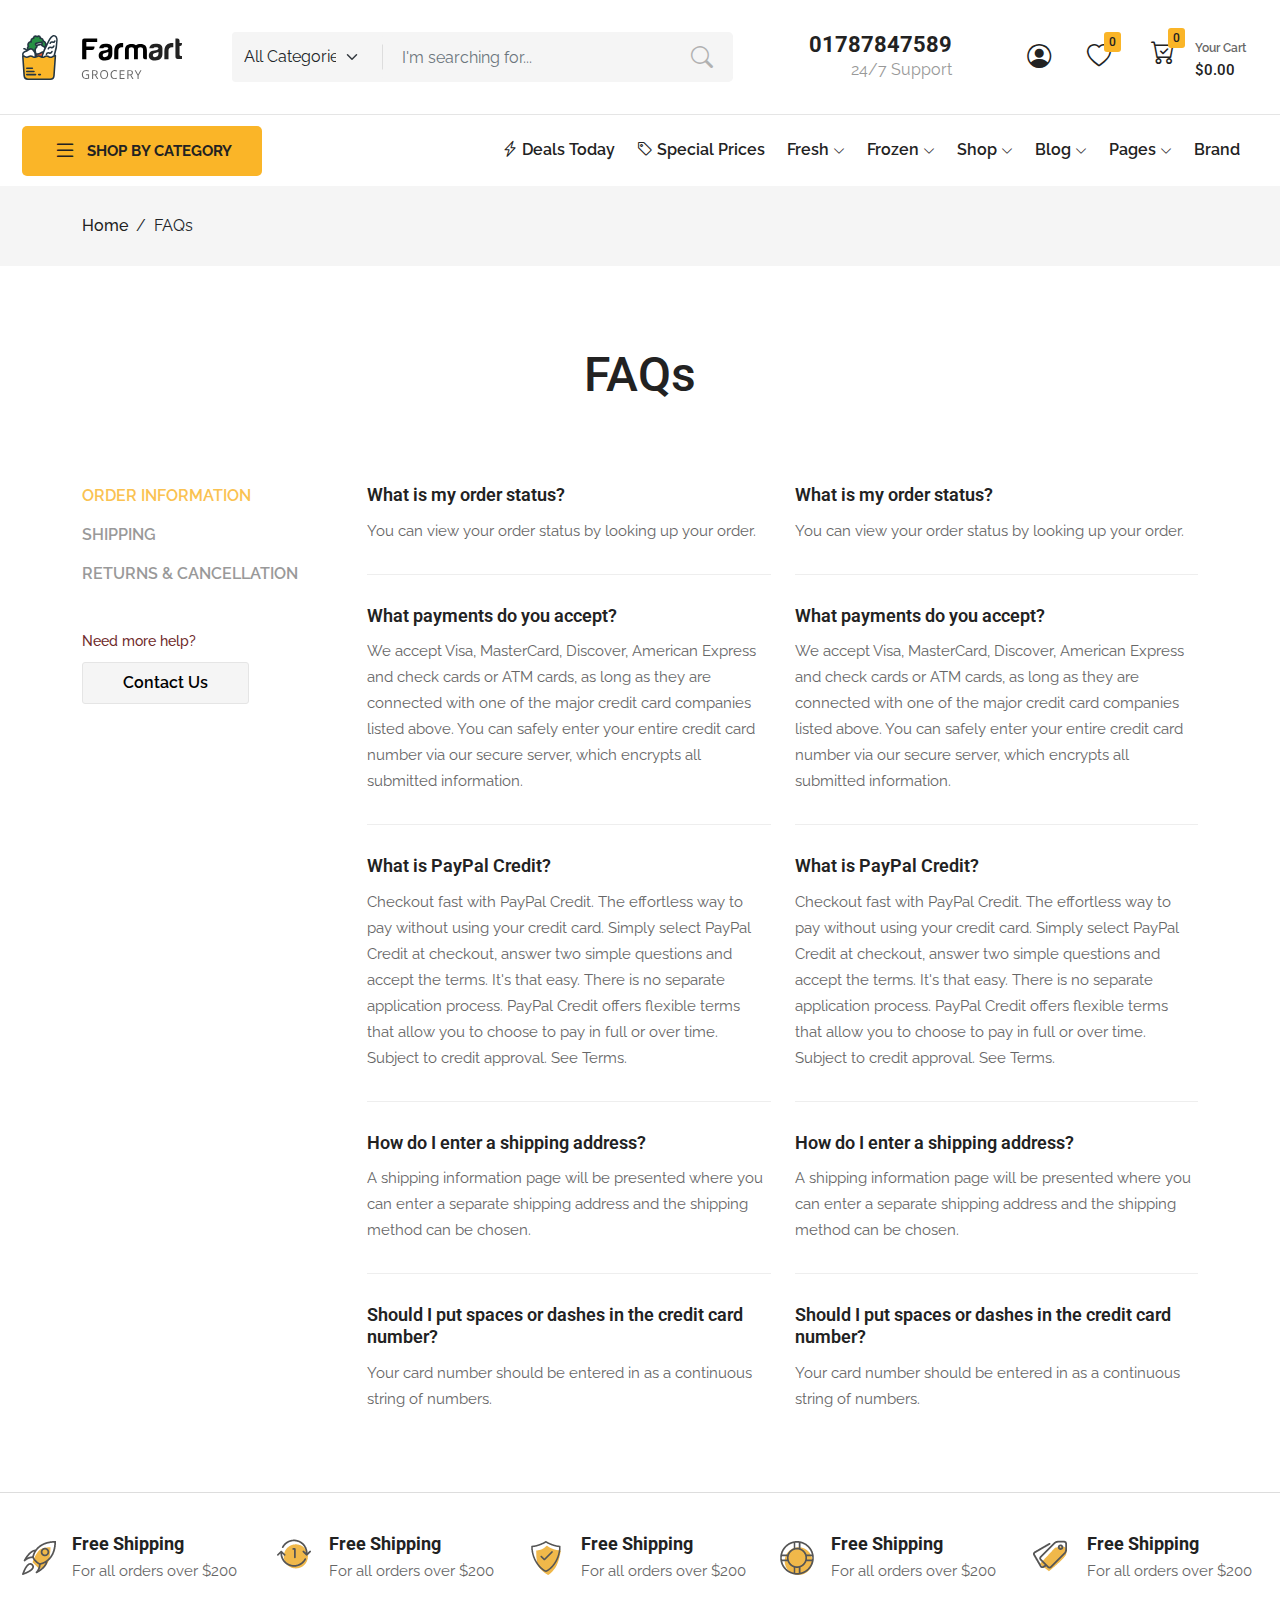
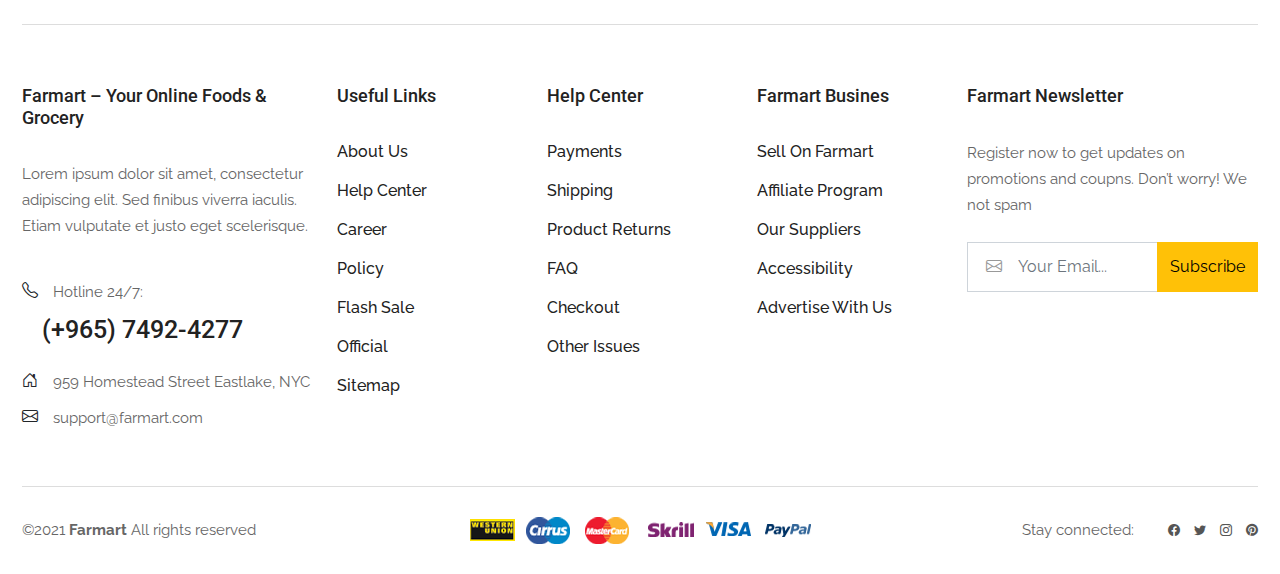
<file: faq.html>
<!DOCTYPE html>
<html lang="en">

<head>
  <meta charset="UTF-8">
  <meta http-equiv="X-UA-Compatible" content="IE=edge">
  <meta name="viewport"
    content="width=device-width, content=user-scalable=yes, initial-scale=1.0, maximum-scale=5, minimum-scale=1.0">
  <title>NSL - Ecommerce</title>
  <!-- all css file -->
  <link rel="stylesheet" href="https://cdn.jsdelivr.net/npm/bootstrap-icons@1.8.1/font/bootstrap-icons.css">
  <link href="https://fonts.googleapis.com/css2?family=Raleway:wght@300;400;500;600;700;800&display=swap"
    rel="stylesheet">
  <link href="https://fonts.googleapis.com/css2?family=Roboto:wght@300;400;500;700&display=swap" rel="stylesheet">
  <link rel="stylesheet" href="css/bootstrap.min.css">
  <link rel="stylesheet" href="css/slick.css">
  <link rel="stylesheet" href="css/style.css">
  <link rel="stylesheet" href="css/responsive.css">
  <!-- all css file -->
</head>

<body>
  <!-- header part start -->
  <header class="d-none d-xl-block">
    <div class="custom-container">
      <div class="row">
        <div class="col-lg-2 col-xl-2 align-self-center">
          <div class="logo">
            <a href="index.html">
              <img src="images/logo.svg" alt="header" width="160px">
            </a>
          </div>
        </div>
        <div class="col-lg-6 col-xl-5">
          <div class="header-form">
            <form action="#">
              <div class="form-main d-flex justify-content-between">
                <div class="dropdown">
                  <select class="form-select" aria-label="Disabled select example">
                    <option selected>All Categories</option>
                    <option value="1">Breads Sweets</option>
                    <option value="2">Chocolate</option>
                    <option value="3">Stouffer</option>
                    <option value="3">Fizzy Drinks</option>
                    <option value="3">Coffees and Teas</option>
                  </select>
                </div>
                <div class="input-field">
                  <input type="text" class="form-control rounded-0 shadow-none" placeholder="I'm searching for...">
                  <i class="bi bi-search search"></i>
                </div>
              </div>
            </form>
          </div>
        </div>
        <div class="col-lg-4 col-xl-5">
          <div class="header-right-info">
            <div class="row">
              <div class="col-lg-5">
                <div class="number text-end">
                  <h3>01787847589</h3>
                  <span>24/7 Support</span>
                </div>
              </div>
              <div class="col-lg-4 align-self-center">
                <div class="card-info text-end me-3">
                  <ul>
                    <li class="user-info">
                      <a href="login-and-register.html">
                        <i class="bi bi-person-circle"></i>
                      </a>
                    </li>
                    <li class="fav-info">
                      <a href="wishlist.html">
                        <i class="bi bi-heart"></i>
                        <span class="count">0</span>
                      </a>
                    </li>
                  </ul>
                </div>
              </div>
              <div class="col-lg-3 align-self-center">
                <div class="cart-price-info position-relative">
                  <a href="#">
                    <ul class="d-flex">
                      <li class="cart-bag">
                        <i class="bi bi-cart-check"></i>
                        <span class="count">0</span>
                      </li>
                      <li class="cart-text">
                        <p>Your Cart</p>
                        <h5>$0.00</h5>
                      </li>
                    </ul>
                  </a>
                  <div class="cart-price-body-main">
                    <div class="cart-price-body position-absolute">
                      <ul>
                        <li class="d-flex">
                          <div class="img">
                            <a href="#">
                              <img src="images/cart-product-image-1.webp" alt="cart-product-image-1"
                                class="img-fluid w-100">
                            </a>
                          </div>
                          <div class="text">
                            <div class="product-name">
                              <a href="#">Sesame Seed Bread</a>
                            </div>
                            <div class="variation d-flex">
                              <div class="vendor">
                                <p>Vendor:</p>
                              </div>
                              <div class="vendor-name">
                                <a href="#">MartFury</a>
                              </div>
                            </div>
                            <div class="price">
                              <span class="prices">ট 200.00</span>
                              <span>(x1)</span>
                            </div>
                          </div>
                          <div class="delete">
                            <i class="bi bi-trash3"></i>
                          </div>
                        </li>
                        <li class="d-flex">
                          <div class="img">
                            <a href="#">
                              <img src="images/cart-product-image-2.webp" alt="cart-product-image-2"
                                class="img-fluid w-100">
                            </a>
                          </div>
                          <div class="text">
                            <div class="product-name">
                              <a href="#">Sesame Seed Bread</a>
                            </div>
                            <div class="variation d-flex">
                              <div class="vendor">
                                <p>Vendor:</p>
                              </div>
                              <div class="vendor-name">
                                <a href="#">MartFury</a>
                              </div>
                            </div>
                            <div class="price">
                              <span class="prices">ট 200.00</span>
                              <span>(x1)</span>
                            </div>
                          </div>
                          <div class="delete">
                            <i class="bi bi-trash3"></i>
                          </div>
                        </li>
                        <li class="d-flex">
                          <div class="img">
                            <a href="#">
                              <img src="images/cart-product-image-3.webp" alt="cart-product-image-3"
                                class="img-fluid w-100">
                            </a>
                          </div>
                          <div class="text">
                            <div class="product-name">
                              <a href="#">Sesame Seed Bread</a>
                            </div>
                            <div class="variation d-flex">
                              <div class="vendor">
                                <p>Vendor:</p>
                              </div>
                              <div class="vendor-name">
                                <a href="#">MartFury</a>
                              </div>
                            </div>
                            <div class="price">
                              <span class="prices">ট 200.00</span>
                              <span>(x1)</span>
                            </div>
                          </div>
                          <div class="delete">
                            <i class="bi bi-trash3"></i>
                          </div>
                        </li>
                        <li class="d-flex">
                          <div class="img">
                            <a href="#">
                              <img src="images/cart-product-image-3.webp" alt="cart-product-image-3"
                                class="img-fluid w-100">
                            </a>
                          </div>
                          <div class="text">
                            <div class="product-name">
                              <a href="#">Sesame Seed Bread</a>
                            </div>
                            <div class="variation d-flex">
                              <div class="vendor">
                                <p>Vendor:</p>
                              </div>
                              <div class="vendor-name">
                                <a href="#">MartFury</a>
                              </div>
                            </div>
                            <div class="price">
                              <span class="prices">ট 200.00</span>
                              <span>(x1)</span>
                            </div>
                          </div>
                          <div class="delete">
                            <i class="bi bi-trash3"></i>
                          </div>
                        </li>
                      </ul>
                      <div class="cart-control-part">
                        <div class="title">
                          <p>
                            <strong>TOTAL :</strong>
                            <span class="float-end">ট 200.00</span>
                          </p>
                        </div>
                        <div class="button">
                          <a href="cart.html">View Cart</a>
                          <a href="checkout.html" class="check">Checkout</a>
                        </div>
                      </div>
                    </div>
                  </div>
                </div>
              </div>
            </div>
          </div>
        </div>
      </div>
    </div>
  </header>
  <!-- header part end -->
  <!-- navbar part start -->
  <nav class="d-none d-xl-block">
    <div class="custom-container">
      <div class="row">
        <div class="col-lg-2 col-xl-2 col-xxl-2 align-self-center">
          <div class="nav-side-menu">
            <a href="#" class="d-flex justify-content-center">
              <i class="bi bi-list"></i>
              <span>Shop By Category</span>
            </a>
            <div class="dropdown-main pt-3">
              <div class="dropdown-category-menu">
                <ul>
                  <li><a href="#">Daily Deals</a></li>
                  <li><a href="#">Top Promotions</a></li>
                  <li><a href="#">New Arrivals</a></li>
                  <li><a href="#">Fruits & Vegetables <i class="float-end pe-0 bi bi-chevron-right"></i></a>
                    <div class="dropdown-sub-menu">
                      <div class="row g-0">
                        <div class="col-lg-6">
                          <div class="child-menu-item">
                            <ul>
                              <li class="list-menu-title"><b>Fruits</b></li>
                              <li><a href="#">Apples</a></li>
                              <li><a href="#">Bananas</a></li>
                              <li><a href="#">Berries</a></li>
                              <li><a href="#">Oranges & Easy Peelers</a></li>
                              <li><a href="#">Grapes</a></li>
                              <li><a href="#">Lemons & Limes</a></li>
                              <li><a href="#">Peaches & Nectarines</a></li>
                              <li><a href="#">Pears</a></li>
                              <li><a href="#">Melon</a></li>
                              <li><a href="#" class="all-products">See all products</a></li>
                            </ul>
                          </div>
                        </div>
                        <div class="col-lg-6">
                          <div class="child-menu-item">
                            <ul>
                              <li class="list-menu-title"><b>Vegitables</b></li>
                              <li><a href="#">Apples</a></li>
                              <li><a href="#">Bananas</a></li>
                              <li><a href="#">Berries</a></li>
                              <li><a href="#">Oranges & Easy Peelers</a></li>
                              <li><a href="#">Grapes</a></li>
                              <li><a href="#">Lemons & Limes</a></li>
                              <li><a href="#" class="fresh-drink">FRESHLY DRINK ORANGE JUICE.</a></li>
                              <li><a href="#" class="btn shadow-none">Shop Now</a></li>
                            </ul>
                          </div>
                        </div>
                      </div>
                    </div>
                  </li>
                  <li><a href="#">Breads Sweets <i class="float-end pe-0 bi bi-chevron-right"></i></a>
                    <div class="dropdown-sub-menu">
                      <div class="row g-0">
                        <div class="col-lg-6">
                          <div class="child-menu-item">
                            <ul>
                              <li class="list-menu-title"><b>Fruits</b></li>
                              <li><a href="#">Apples</a></li>
                              <li><a href="#">Bananas</a></li>
                              <li><a href="#">Berries</a></li>
                              <li><a href="#">Oranges & Easy Peelers</a></li>
                              <li><a href="#">Grapes</a></li>
                              <li><a href="#">Lemons & Limes</a></li>
                              <li><a href="#">Peaches & Nectarines</a></li>
                              <li><a href="#">Pears</a></li>
                              <li><a href="#">Melon</a></li>
                              <li><a href="#" class="all-products">See all products</a>
                              </li>
                            </ul>
                          </div>
                        </div>
                        <div class="col-lg-6">
                          <div class="child-menu-item">
                            <ul>
                              <li class="list-menu-title"><b>Vegitables</b></li>
                              <li><a href="#">Apples</a></li>
                              <li><a href="#">Bananas</a></li>
                              <li><a href="#">Berries</a></li>
                              <li><a href="#">Oranges & Easy Peelers</a></li>
                              <li><a href="#">Grapes</a></li>
                              <li><a href="#">Lemons & Limes</a></li>
                              <li><a href="#" class="fresh-drink">FRESHLY DRINK ORANGE JUICE.</a></li>
                              <li><a href="#" class="btn shadow-none">Shop Now</a></li>
                            </ul>
                          </div>
                        </div>
                      </div>
                    </div>
                  </li>
                  <li><a href="#">Frozen Seafoods</a></li>
                  <li><a href="#">Raw Meats</a></li>
                  <li><a href="#">Wines & Alcohol Drinks <i class="float-end pe-0 bi bi-chevron-right"></i></a>
                    <div class="dropdown-sub-menu">
                      <div class="row g-0">
                        <div class="col-lg-6">
                          <div class="child-menu-item">
                            <ul>
                              <li class="list-menu-title"><b>Fruits</b></li>
                              <li><a href="#">Apples</a></li>
                              <li><a href="#">Bananas</a></li>
                              <li><a href="#">Berries</a></li>
                              <li><a href="#">Oranges & Easy Peelers</a></li>
                              <li><a href="#">Grapes</a></li>
                              <li><a href="#">Lemons & Limes</a></li>
                              <li><a href="#">Peaches & Nectarines</a></li>
                              <li><a href="#">Pears</a></li>
                              <li><a href="#">Melon</a></li>
                              <li><a href="#" class="all-products">See all products</a>
                              </li>
                            </ul>
                          </div>
                        </div>
                        <div class="col-lg-6">
                          <div class="child-menu-item">
                            <ul>
                              <li class="list-menu-title"><b>Vegitables</b></li>
                              <li><a href="#">Apples</a></li>
                              <li><a href="#">Bananas</a></li>
                              <li><a href="#">Berries</a></li>
                              <li><a href="#">Oranges & Easy Peelers</a></li>
                              <li><a href="#">Grapes</a></li>
                              <li><a href="#">Lemons & Limes</a></li>
                              <li><a href="#" class="fresh-drink">FRESHLY DRINK ORANGE JUICE.</a></li>
                              <li><a href="#" class="btn shadow-none">Shop Now</a></li>
                            </ul>
                          </div>
                        </div>
                      </div>
                    </div>
                  </li>
                  <li><a href="#">Tea & Coffee</a></li>
                  <li><a href="#">Milks and Dairies</a></li>
                  <li><a href="#">Pet Foods</a></li>
                </ul>
              </div>
            </div>
          </div>
        </div>
        <div class="col-lg-8 col-xl-10 col-xxl-8 align-self-center">
          <div class="menu">
            <ul>
              <li>
                <a href="#">
                  <i class="bi bi-lightning-charge"></i>
                  Deals Today
                </a>
              </li>
              <li>
                <a href="#">
                  <i class="bi bi-tag"></i>
                  Special Prices
                </a>
              </li>
              <li>
                <a href="#">
                  Fresh
                  <i class="bi bi-chevron-down"></i>
                </a>
                <ul>
                  <li><a href="#">Fruit</a></li>
                  <li><a href="#">Meat & Poultry</a></li>
                  <li><a href="#">Milk, Butter & Eggs</a></li>
                  <li><a href="#">Vegetables</a></li>
                </ul>
              </li>
              <li>
                <a href="#">
                  Frozen
                  <i class="bi bi-chevron-down"></i>
                </a>
                <ul>
                  <li><a href="#">Fruit</a></li>
                  <li><a href="#">Meat & Poultry</a></li>
                  <li><a href="#">Milk, Butter & Eggs</a></li>
                  <li><a href="#">Vegetables</a></li>
                </ul>
              </li>
              <li>
                <a href="shop.html">
                  Shop
                  <i class="bi bi-chevron-down"></i>
                </a>
                <ul>
                  <li><a href="shop.html">Shop</a></li>
                  <li><a href="cart.html">Cart</a></li>
                  <li><a href="checkout.html">Checkout</a></li>
                  <li><a href="product-details.html">Single Product</a></li>
                </ul>
              </li>
              <li>
                <a href="#">
                  Blog
                  <i class="bi bi-chevron-down"></i>
                </a>
                <ul>
                  <li><a href="#">Fruit</a></li>
                  <li><a href="#">Meat & Poultry</a></li>
                  <li><a href="#">Milk, Butter & Eggs</a></li>
                  <li><a href="#">Vegetables</a></li>
                </ul>
              </li>
              <li>
                <a href="#">
                  Pages
                  <i class="bi bi-chevron-down"></i>
                </a>
                <ul>
                  <li><a href="about-us.html">About Us</a></li>
                  <li><a href="contact-us.html">Contact Us</a></li>
                  <li><a href="faq.html">FAQs</a></li>
                  <li><a href="404-page.html">Page 404</a></li>
                </ul>
              </li>
              <li>
                <a href="shop.html">
                  Brand
                </a>
              </li>
            </ul>
          </div>
        </div>
        <div class="col-lg-2 col-xxl-2 align-self-center">
          <div class="recent-view text-end">
            <ul>
              <li>
                <a href="#" class="recent-view-tag">
                  <i class="bi bi-arrow-repeat"></i>
                  Recently Viewed
                </a>
                <div class="recen-view-body text-start">
                  <ul>
                    <li>
                      <a href="product-details.html">
                        <div class="img">
                          <img src="images/product-list-image-1.webp" alt="product-list-image-1" class="img-fluid">
                        </div>
                      </a>
                    </li>
                    <li>
                      <a href="product-details.html">
                        <div class="img">
                          <img src="images/product-list-image-2.webp" alt="product-list-image-2" class="img-fluid">
                        </div>
                      </a>
                    </li>
                    <li>
                      <a href="product-details.html">
                        <div class="img">
                          <img src="images/product-list-image-3.webp" alt="product-list-image-3" class="img-fluid">
                        </div>
                      </a>
                    </li>
                    <li>
                      <a href="product-details.html">
                        <div class="img">
                          <img src="images/product-list-image-4.webp" alt="product-list-image-4" class="img-fluid">
                        </div>
                      </a>
                    </li>
                    <li>
                      <a href="product-details.html">
                        <div class="img">
                          <img src="images/product-list-image-5.webp" alt="product-list-image-5" class="img-fluid">
                        </div>
                      </a>
                    </li>
                  </ul>
                </div>
              </li>
            </ul>
          </div>
        </div>
      </div>
    </div>
  </nav>
  <!-- navbar part end -->
  <!-- mobile menu part start -->
  <div class="mobile-menu d-block d-xl-none">
    <div class="custom-container">
      <div class="menu-main d-flex justify-content-between">
        <div class="left-bar">
          <i class="bi bi-list bar-icon"></i>
        </div>
        <div class="mid-image text-center align-self-center">
          <a href="index.html"><img src="images/logo.svg" alt="logo" width="140"></a>
        </div>
        <div class="right-info align-self-center">
          <ul>
            <li class="mobile-cart">
              <i class="bi bi-cart-check"></i>
              <sup>0</sup>
            </li>
            <li><i class="bi bi-search search"></i></li>
          </ul>
        </div>
      </div>
    </div>
    <div class="right-search-option">
      <div class="form">
        <div class="custom-container">
          <form action="#">
            <div class="main-group d-flex">
              <div class="input-group position-relative">
                <input type="text" placeholder="I am searching for..." class="shadow-none">
              </div>
              <span class="align-self-center cancel">Cancel</span>
            </div>
          </form>
        </div>
      </div>
    </div>
    <div class="main-overlay"></div>
    <div class="left-menu-body">
      <div class="menu-header">
        <ul>
          <li><i class="bi bi-arrow-left close-menu"></i></li>
          <li class="float-end">
            <a href="#">
              <i class="bi bi-person-circle"></i>
              <span class="ps-1">Login & Register</span>
            </a>
          </li>
        </ul>
      </div>
      <div class="menu-list-part">
        <ul>
          <li><a href="#">DEALS TODAY</a></li>
          <li><a href="#">SPECAL PRICES</a></li>
          <li class="hasDD">
            <a href="https://htmlcolorcodes.com/colors/shades-of-yellow/">FRESH</a>
            <span class=""><i class="bi bi-chevron-down float-end"></i></span>
            <ul class="child">
              <li><a href="https://htmlcolorcodes.com/colors/shades-of-yellow/">Fruit</a></li>
              <li><a href="#">Meat & Poultry</a></li>
              <li><a href="#">Milk, Butter & Eggs</a></li>
              <li><a href="#">Vegetables</a></li>
            </ul>
          </li>
          <li class="hasDD">
            <a href="https://htmlcolorcodes.com/colors/shades-of-yellow/">FROZEN</a>
            <span class=""><i class="bi bi-chevron-down float-end"></i></span>
            <ul class="child">
              <li><a href="https://htmlcolorcodes.com/colors/shades-of-yellow/">Fruit</a></li>
              <li><a href="#">Meat & Poultry</a></li>
              <li><a href="#">Milk, Butter & Eggs</a></li>
              <li><a href="#">Vegetables</a></li>
            </ul>
          </li>
          <li><a href="#">SHOP</a></li>
          <li><a href="#">BLOG</a></li>
          <li class="hasDD">
            <a href="https://htmlcolorcodes.com/colors/shades-of-yellow/">PAGES</a>
            <span class=""><i class="bi bi-chevron-down float-end"></i></span>
            <ul class="child">
              <li><a href="about-us.html">About Us</a></li>
              <li><a href="contact-us.html">Contact Us</a></li>
              <li><a href="faq.html">FAQs</a></li>
              <li><a href="404-page.html">Page 404</a></li>
            </ul>
          </li>
          <li><a href="shop.html">BRANDS</a></li>
        </ul>
      </div>
    </div>
  </div>
  <!-- mobile menu part end -->

  <!-- breadcrumb part start -->
  <div class="bread-crumb">
    <div class="container">
      <div class="row">
        <div class="col-lg-12">
          <ul>
            <li><a href="index.html">Home</a></li>
            <li>/</li>
            <li>FAQs</li>
          </ul>
        </div>
      </div>
    </div>
  </div>
  <!-- breadcrumb part end -->

  <!-- wishlist page start -->
  <section class="wishlist faq-page">
    <div class="container">
      <div class="row">
        <div class="col-lg-12">
          <div class="wishlist-header text-center">
            <h1>FAQs</h1>
          </div>
        </div>
      </div>
      <div class="row">
        <div class="col-lg-3">
          <div class="left-menu-part">
            <div class="d-flex align-items-start">
              <div class="nav flex-column nav-pills" id="v-pills-tab" role="tablist" aria-orientation="vertical">
                <button class="nav-link active" id="v-pills-home-tab" data-bs-toggle="pill"
                  data-bs-target="#v-pills-home" type="button" role="tab" aria-controls="v-pills-home"
                  aria-selected="true">ORDER INFORMATION</button>
                <button class="nav-link" id="v-pills-profile-tab" data-bs-toggle="pill"
                  data-bs-target="#v-pills-profile" type="button" role="tab" aria-controls="v-pills-profile"
                  aria-selected="false">SHIPPING</button>
                <button class="nav-link" id="v-pills-messages-tab" data-bs-toggle="pill"
                  data-bs-target="#v-pills-messages" type="button" role="tab" aria-controls="v-pills-messages"
                  aria-selected="false">RETURNS & CANCELLATION</button>
              </div>
            </div>
          </div>
          <div class="help-center">
            <span class="d-block">Need more help?</span>
            <a href="contact-us.html">Contact Us</a>
          </div>
        </div>
        <div class="col-lg-9">
          <div class="tab-content" id="v-pills-tabContent">
            <div class="tab-pane fade show active" id="v-pills-home" role="tabpanel" aria-labelledby="v-pills-home-tab">
              <div class="row">
                <div class="col-lg-6 col-md-6">
                  <div class="faq-info">
                    <h4>What is my order status?</h4>
                    <p>You can view your order status by looking up your order.</p>
                  </div>
                  <div class="faq-info">
                    <h4>What payments do you accept?</h4>
                    <p>We accept Visa, MasterCard, Discover, American Express and check cards or ATM cards, as long as
                      they are connected with
                      one of the major credit card companies listed above. You can safely enter your entire credit card
                      number via our secure
                      server, which encrypts all submitted information.</p>
                  </div>
                  <div class="faq-info">
                    <h4>What is PayPal Credit?</h4>
                    <p>Checkout fast with PayPal Credit. The effortless way to pay without using your credit card.
                      Simply select PayPal Credit
                      at checkout, answer two simple questions and accept the terms. It's that easy. There is no
                      separate application process.
                      PayPal Credit offers flexible terms that allow you to choose to pay in full or over time. Subject
                      to credit approval.
                      See Terms.</p>
                  </div>
                  <div class="faq-info">
                    <h4>How do I enter a shipping address?</h4>
                    <p>A shipping information page will be presented where you can enter a separate shipping address and
                      the shipping method
                      can be chosen.</p>
                  </div>
                  <div class="faq-info">
                    <h4>Should I put spaces or dashes in the credit card number?</h4>
                    <p>Your card number should be entered in as a continuous string of numbers.</p>
                  </div>
                </div>
                <div class="col-lg-6 col-md-6">
                  <div class="faq-info">
                    <h4>What is my order status?</h4>
                    <p>You can view your order status by looking up your order.</p>
                  </div>
                  <div class="faq-info">
                    <h4>What payments do you accept?</h4>
                    <p>We accept Visa, MasterCard, Discover, American Express and check cards or ATM cards, as long as
                      they are connected with
                      one of the major credit card companies listed above. You can safely enter your entire credit card
                      number via our secure
                      server, which encrypts all submitted information.</p>
                  </div>
                  <div class="faq-info">
                    <h4>What is PayPal Credit?</h4>
                    <p>Checkout fast with PayPal Credit. The effortless way to pay without using your credit card.
                      Simply select PayPal Credit
                      at checkout, answer two simple questions and accept the terms. It's that easy. There is no
                      separate application process.
                      PayPal Credit offers flexible terms that allow you to choose to pay in full or over time. Subject
                      to credit approval.
                      See Terms.</p>
                  </div>
                  <div class="faq-info">
                    <h4>How do I enter a shipping address?</h4>
                    <p>A shipping information page will be presented where you can enter a separate shipping address and
                      the shipping method
                      can be chosen.</p>
                  </div>
                  <div class="faq-info">
                    <h4>Should I put spaces or dashes in the credit card number?</h4>
                    <p>Your card number should be entered in as a continuous string of numbers.</p>
                  </div>
                </div>
              </div>
            </div>
            <div class="tab-pane fade" id="v-pills-profile" role="tabpanel" aria-labelledby="v-pills-profile-tab">
              <div class="row">
                <div class="col-lg-6">
                  <div class="faq-info">
                    <h4>What is my order status?</h4>
                    <p>You can view your order status by looking up your order.</p>
                  </div>
                  <div class="faq-info">
                    <h4>How do I enter a shipping address?</h4>
                    <p>A shipping information page will be presented where you can enter a separate shipping address and
                      the shipping method
                      can be chosen.</p>
                  </div>
                  <div class="faq-info">
                    <h4>Should I put spaces or dashes in the credit card number?</h4>
                    <p>Your card number should be entered in as a continuous string of numbers.</p>
                  </div>
                </div>
                <div class="col-lg-6">
                  <div class="faq-info">
                    <h4>How do I enter a shipping address?</h4>
                    <p>A shipping information page will be presented where you can enter a separate shipping address and
                      the shipping method
                      can be chosen.</p>
                  </div>
                  <div class="faq-info">
                    <h4>Should I put spaces or dashes in the credit card number?</h4>
                    <p>Your card number should be entered in as a continuous string of numbers.</p>
                  </div>
                </div>
              </div>
            </div>
            <div class="tab-pane fade" id="v-pills-messages" role="tabpanel" aria-labelledby="v-pills-messages-tab">
              <div class="row">
                <div class="col-lg-6">
                  <div class="faq-info">
                    <h4>What is my order status?</h4>
                    <p>You can view your order status by looking up your order.</p>
                  </div>
                  <div class="faq-info">
                    <h4>How do I enter a shipping address?</h4>
                    <p>A shipping information page will be presented where you can enter a separate shipping address and
                      the shipping method
                      can be chosen.</p>
                  </div>
                </div>
                <div class="col-lg-6">
                  <div class="faq-info">
                    <h4>How do I enter a shipping address?</h4>
                    <p>A shipping information page will be presented where you can enter a separate shipping address and
                      the shipping method
                      can be chosen.</p>
                  </div>
                </div>
              </div>
            </div>
          </div>
        </div>
      </div>
    </div>
  </section>
  <!-- wishlist page end -->
  <!-- footer part start -->
  <!-- back to top part start -->
  <a id="button">
    <i class="bi bi-chevron-up"></i>
  </a>
  <!-- back to top part end -->
  <footer class="footer">
    <div class="custom-container">
      <div class="footer-top">
        <div class="row">
          <div class="col-lg">
            <div class="top-item d-flex">
              <div class="icon">
                <img src="images/footer-top-icon-1.png" alt="footer-top-icon-1">
              </div>
              <div class="text">
                <h4>Free Shipping</h4>
                <p>For all orders over $200</p>
              </div>
            </div>
          </div>
          <div class="col-lg">
            <div class="top-item d-flex">
              <div class="icon">
                <img src="images/footer-top-icon-2.png" alt="footer-top-icon-2">
              </div>
              <div class="text">
                <h4>Free Shipping</h4>
                <p>For all orders over $200</p>
              </div>
            </div>
          </div>
          <div class="col-lg">
            <div class="top-item d-flex">
              <div class="icon">
                <img src="images/footer-top-icon-3.png" alt="footer-top-icon-3">
              </div>
              <div class="text">
                <h4>Free Shipping</h4>
                <p>For all orders over $200</p>
              </div>
            </div>
          </div>
          <div class="col-lg">
            <div class="top-item d-flex">
              <div class="icon">
                <img src="images/footer-top-icon-4.png" alt="footer-top-icon-4">
              </div>
              <div class="text">
                <h4>Free Shipping</h4>
                <p>For all orders over $200</p>
              </div>
            </div>
          </div>
          <div class="col-lg">
            <div class="top-item d-flex">
              <div class="icon">
                <img src="images/footer-top-icon-5.png" alt="footer-top-icon-5">
              </div>
              <div class="text">
                <h4>Free Shipping</h4>
                <p>For all orders over $200</p>
              </div>
            </div>
          </div>
        </div>
      </div>
      <div class="footer-main">
        <div class="row">
          <div class="col-lg-3">
            <div class="about-footer">
              <h3>Farmart – Your Online Foods & Grocery</h3>
              <p>
                Lorem ipsum dolor sit amet, consectetur adipiscing elit. Sed finibus viverra iaculis. Etiam vulputate et
                justo eget
                scelerisque.
              </p>
              <ul>
                <li>
                  <span><i class="bi bi-telephone"></i></span>
                  <div>
                    <p>Hotline 24/7:</p>
                    <h6>(+965) 7492-4277 </h6>
                  </div>
                </li>
                <div class="pt-4">
                  <li>
                    <span><i class="bi bi-house-door"></i></span>
                    <div>
                      <p>959 Homestead Street Eastlake, NYC</p>
                    </div>
                  </li>
                  <li>
                    <span><i class="bi bi-envelope"></i></span>
                    <div>
                      <p>support@farmart.com</p>
                    </div>
                  </li>
                </div>
              </ul>
            </div>
          </div>
          <div class="col-lg-2 col-sm-4">
            <div class="usefull-link">
              <h3>Useful Links</h3>
              <ul>
                <li><a href="#">About Us</a></li>
                <li><a href="#">Help Center</a></li>
                <li><a href="#">Career</a></li>
                <li><a href="#">Policy</a></li>
                <li><a href="#">Flash Sale</a></li>
                <li><a href="#">Official</a></li>
                <li><a href="#">Sitemap</a></li>
              </ul>
            </div>
          </div>
          <div class="col-lg-2 col-sm-4">
            <div class="help-center">
              <h3>Help Center</h3>
              <ul>
                <li><a href="#">Payments</a></li>
                <li><a href="#">Shipping</a></li>
                <li><a href="#">Product Returns</a></li>
                <li><a href="faq.html">FAQ</a></li>
                <li><a href="#">Checkout</a></li>
                <li><a href="#">Other Issues</a></li>
              </ul>
            </div>
          </div>
          <div class="col-lg-2 col-sm-4">
            <div class="business">
              <h3>Farmart Busines</h3>
              <ul>
                <li><a href="#">Sell On Farmart</a></li>
                <li><a href="#">Affiliate Program</a></li>
                <li><a href="#">Our Suppliers</a></li>
                <li><a href="#">Accessibility</a></li>
                <li><a href="#">Advertise With Us</a></li>
              </ul>
            </div>
          </div>
          <div class="col-lg-3">
            <div class="news-letter">
              <h3>Farmart Newsletter</h3>
              <p>Register now to get updates on promotions and coupns. Don’t worry! We not spam</p>
              <div class="form pt-4">
                <form action="#">
                  <div class="input-group">
                    <input type="text" class="form-control shadow-none rounded-0" placeholder="Your Email...">
                    <i class="bi bi-envelope mail"></i>
                    <button class="btn btn-warning shadow-none rounded-0">Subscribe</button>
                  </div>
                </form>
              </div>
            </div>
          </div>
        </div>
      </div>
    </div>
  </footer>
  <!-- footer part end -->
  <!-- footer bottom part start -->
  <section class="footer-bottom">
    <div class="custom-container">
      <div class="footer-btm-main">
        <div class="row">
          <div class="col-lg-4">
            <div class="left">
              <p>©2021 <b>Farmart</b> All rights reserved</p>
            </div>
          </div>
          <div class="col-lg-4">
            <div class="mid text-center">
              <img src="images/payment-image.webp" alt="payment-image" class="img-fluid">
            </div>
          </div>
          <div class="col-lg-4">
            <div class="right d-flex justify-content-end">
              <div class="pe-4">
                <p>Stay connected:</p>
              </div>
              <div>
                <ul>
                  <li><a href="#"><i class="bi bi-facebook"></i></a></li>
                  <li><a href="#"><i class="bi bi-twitter"></i></a></li>
                  <li><a href="#"><i class="bi bi-instagram"></i></a></li>
                  <li><a href="#"><i class="bi bi-pinterest"></i></a></li>
                </ul>
              </div>
            </div>
          </div>
        </div>
      </div>
    </div>
  </section>
  <!-- footer bottom part end -->


  <!-- all js file -->
  <script src="js/jquery-1.12.4.min.js"></script>
  <script src="js/bootstrap.bundle.min.js"></script>
  <script src="js/slick.min.js"></script>
  <script src="js/script.js"></script>
  <!-- all js file -->
</body>

</html>
</file>
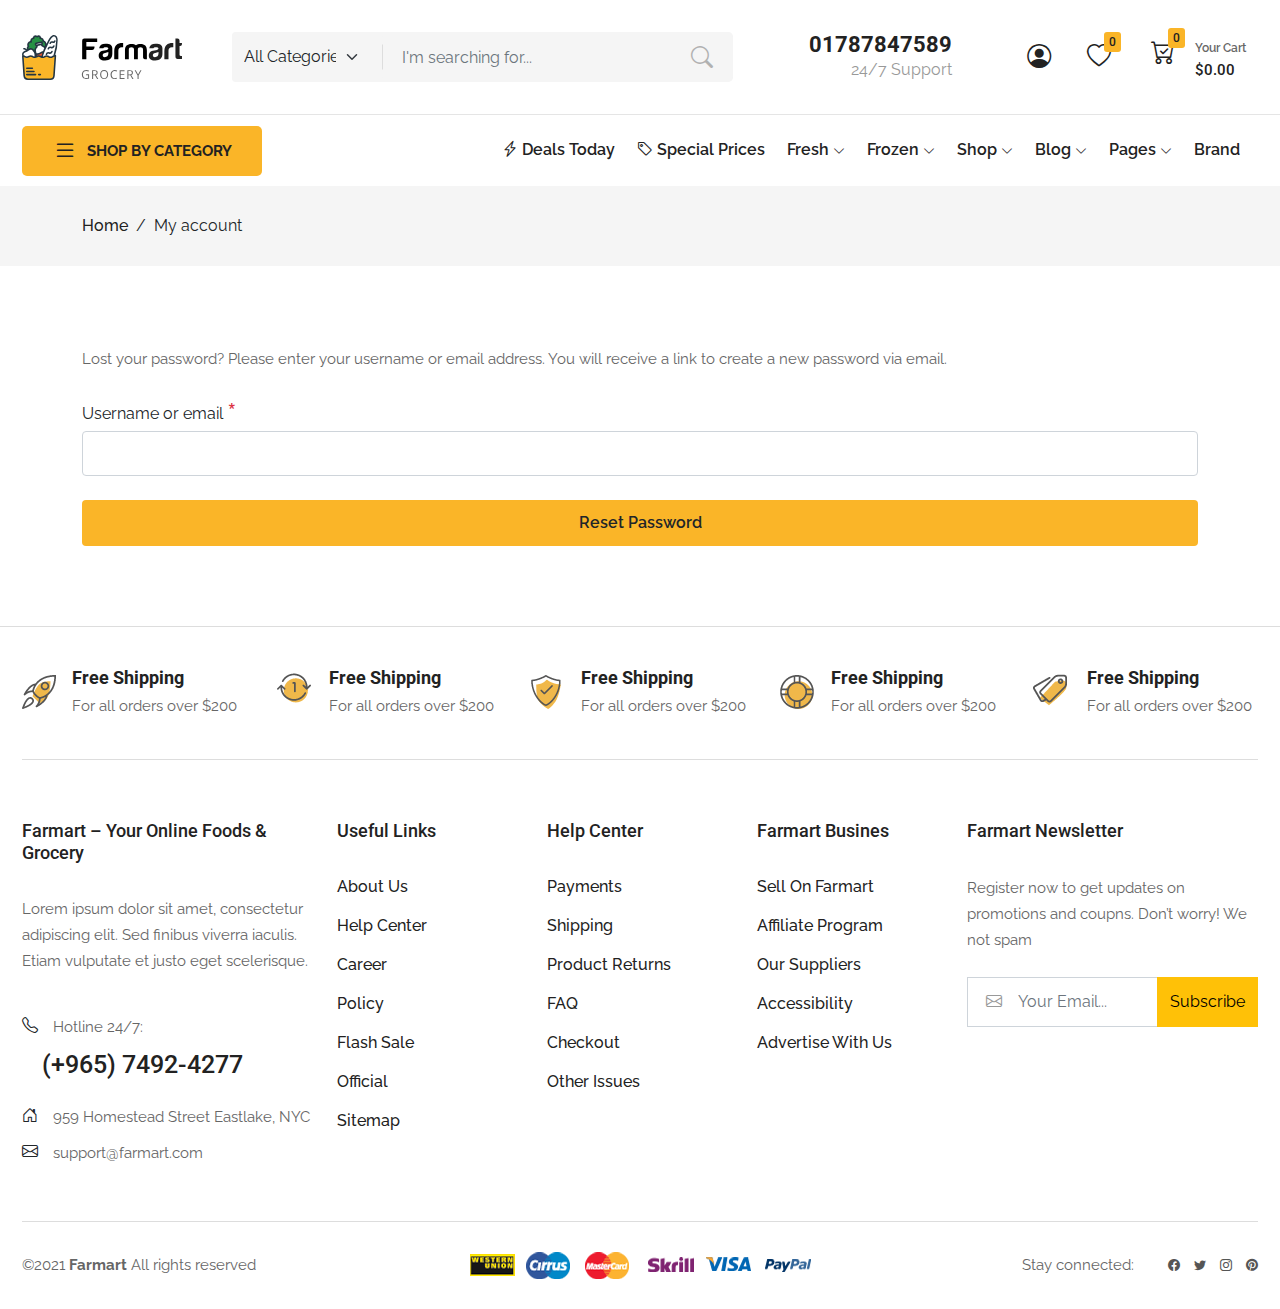
<file: forgot-password.html>
<!DOCTYPE html>
<html lang="en">

<head>
  <meta charset="UTF-8">
  <meta http-equiv="X-UA-Compatible" content="IE=edge">
  <meta name="viewport"
    content="width=device-width, content=user-scalable=yes, initial-scale=1.0, maximum-scale=5, minimum-scale=1.0">
  <title>NSL - Ecommerce</title>
  <!-- all css file -->
  <link rel="stylesheet" href="https://cdn.jsdelivr.net/npm/bootstrap-icons@1.8.1/font/bootstrap-icons.css">
  <link href="https://fonts.googleapis.com/css2?family=Raleway:wght@300;400;500;600;700;800&display=swap"
    rel="stylesheet">
  <link href="https://fonts.googleapis.com/css2?family=Roboto:wght@300;400;500;700&display=swap" rel="stylesheet">
  <link rel="stylesheet" href="css/bootstrap.min.css">
  <link rel="stylesheet" href="css/slick.css">
  <link rel="stylesheet" href="css/style.css">
  <link rel="stylesheet" href="css/responsive.css">
  <!-- all css file -->
</head>

<body>
  <!-- header part start -->
  <header class="d-none d-xl-block">
    <div class="custom-container">
      <div class="row">
        <div class="col-lg-2 col-xl-2 align-self-center">
          <div class="logo">
            <a href="index.html">
              <img src="images/logo.svg" alt="header" width="160px">
            </a>
          </div>
        </div>
        <div class="col-lg-6 col-xl-5">
          <div class="header-form">
            <form action="#">
              <div class="form-main d-flex justify-content-between">
                <div class="dropdown">
                  <select class="form-select" aria-label="Disabled select example">
                    <option selected>All Categories</option>
                    <option value="1">Breads Sweets</option>
                    <option value="2">Chocolate</option>
                    <option value="3">Stouffer</option>
                    <option value="3">Fizzy Drinks</option>
                    <option value="3">Coffees and Teas</option>
                  </select>
                </div>
                <div class="input-field">
                  <input type="text" class="form-control rounded-0 shadow-none" placeholder="I'm searching for...">
                  <i class="bi bi-search search"></i>
                </div>
              </div>
            </form>
          </div>
        </div>
        <div class="col-lg-4 col-xl-5">
          <div class="header-right-info">
            <div class="row">
              <div class="col-lg-5">
                <div class="number text-end">
                  <h3>01787847589</h3>
                  <span>24/7 Support</span>
                </div>
              </div>
              <div class="col-lg-4 align-self-center">
                <div class="card-info text-end me-3">
                  <ul>
                    <li class="user-info">
                      <a href="login-and-register.html">
                        <i class="bi bi-person-circle"></i>
                      </a>
                    </li>
                    <li class="fav-info">
                      <a href="wishlist.html">
                        <i class="bi bi-heart"></i>
                        <span class="count">0</span>
                      </a>
                    </li>
                  </ul>
                </div>
              </div>
              <div class="col-lg-3 align-self-center">
                <div class="cart-price-info position-relative">
                  <a href="#">
                    <ul class="d-flex">
                      <li class="cart-bag">
                        <i class="bi bi-cart-check"></i>
                        <span class="count">0</span>
                      </li>
                      <li class="cart-text">
                        <p>Your Cart</p>
                        <h5>$0.00</h5>
                      </li>
                    </ul>
                  </a>
                  <div class="cart-price-body-main">
                    <div class="cart-price-body position-absolute">
                      <ul>
                        <li class="d-flex">
                          <div class="img">
                            <a href="#">
                              <img src="images/cart-product-image-1.webp" alt="cart-product-image-1"
                                class="img-fluid w-100">
                            </a>
                          </div>
                          <div class="text">
                            <div class="product-name">
                              <a href="#">Sesame Seed Bread</a>
                            </div>
                            <div class="variation d-flex">
                              <div class="vendor">
                                <p>Vendor:</p>
                              </div>
                              <div class="vendor-name">
                                <a href="#">MartFury</a>
                              </div>
                            </div>
                            <div class="price">
                              <span class="prices">ট 200.00</span>
                              <span>(x1)</span>
                            </div>
                          </div>
                          <div class="delete">
                            <i class="bi bi-trash3"></i>
                          </div>
                        </li>
                        <li class="d-flex">
                          <div class="img">
                            <a href="#">
                              <img src="images/cart-product-image-2.webp" alt="cart-product-image-2"
                                class="img-fluid w-100">
                            </a>
                          </div>
                          <div class="text">
                            <div class="product-name">
                              <a href="#">Sesame Seed Bread</a>
                            </div>
                            <div class="variation d-flex">
                              <div class="vendor">
                                <p>Vendor:</p>
                              </div>
                              <div class="vendor-name">
                                <a href="#">MartFury</a>
                              </div>
                            </div>
                            <div class="price">
                              <span class="prices">ট 200.00</span>
                              <span>(x1)</span>
                            </div>
                          </div>
                          <div class="delete">
                            <i class="bi bi-trash3"></i>
                          </div>
                        </li>
                        <li class="d-flex">
                          <div class="img">
                            <a href="#">
                              <img src="images/cart-product-image-3.webp" alt="cart-product-image-3"
                                class="img-fluid w-100">
                            </a>
                          </div>
                          <div class="text">
                            <div class="product-name">
                              <a href="#">Sesame Seed Bread</a>
                            </div>
                            <div class="variation d-flex">
                              <div class="vendor">
                                <p>Vendor:</p>
                              </div>
                              <div class="vendor-name">
                                <a href="#">MartFury</a>
                              </div>
                            </div>
                            <div class="price">
                              <span class="prices">ট 200.00</span>
                              <span>(x1)</span>
                            </div>
                          </div>
                          <div class="delete">
                            <i class="bi bi-trash3"></i>
                          </div>
                        </li>
                        <li class="d-flex">
                          <div class="img">
                            <a href="#">
                              <img src="images/cart-product-image-3.webp" alt="cart-product-image-3"
                                class="img-fluid w-100">
                            </a>
                          </div>
                          <div class="text">
                            <div class="product-name">
                              <a href="#">Sesame Seed Bread</a>
                            </div>
                            <div class="variation d-flex">
                              <div class="vendor">
                                <p>Vendor:</p>
                              </div>
                              <div class="vendor-name">
                                <a href="#">MartFury</a>
                              </div>
                            </div>
                            <div class="price">
                              <span class="prices">ট 200.00</span>
                              <span>(x1)</span>
                            </div>
                          </div>
                          <div class="delete">
                            <i class="bi bi-trash3"></i>
                          </div>
                        </li>
                      </ul>
                      <div class="cart-control-part">
                        <div class="title">
                          <p>
                            <strong>TOTAL :</strong>
                            <span class="float-end">ট 200.00</span>
                          </p>
                        </div>
                        <div class="button">
                          <a href="cart.html">View Cart</a>
                          <a href="checkout.html" class="check">Checkout</a>
                        </div>
                      </div>
                    </div>
                  </div>
                </div>
              </div>
            </div>
          </div>
        </div>
      </div>
    </div>
  </header>
  <!-- header part end -->
  <!-- navbar part start -->
  <nav class="d-none d-xl-block">
    <div class="custom-container">
      <div class="row">
        <div class="col-lg-2 col-xl-2 col-xxl-2 align-self-center">
          <div class="nav-side-menu">
            <a href="#" class="d-flex justify-content-center">
              <i class="bi bi-list"></i>
              <span>Shop By Category</span>
            </a>
            <div class="dropdown-main pt-3">
              <div class="dropdown-category-menu">
                <ul>
                  <li><a href="#">Daily Deals</a></li>
                  <li><a href="#">Top Promotions</a></li>
                  <li><a href="#">New Arrivals</a></li>
                  <li><a href="#">Fruits & Vegetables <i class="float-end pe-0 bi bi-chevron-right"></i></a>
                    <div class="dropdown-sub-menu">
                      <div class="row g-0">
                        <div class="col-lg-6">
                          <div class="child-menu-item">
                            <ul>
                              <li class="list-menu-title"><b>Fruits</b></li>
                              <li><a href="#">Apples</a></li>
                              <li><a href="#">Bananas</a></li>
                              <li><a href="#">Berries</a></li>
                              <li><a href="#">Oranges & Easy Peelers</a></li>
                              <li><a href="#">Grapes</a></li>
                              <li><a href="#">Lemons & Limes</a></li>
                              <li><a href="#">Peaches & Nectarines</a></li>
                              <li><a href="#">Pears</a></li>
                              <li><a href="#">Melon</a></li>
                              <li><a href="#" class="all-products">See all products</a></li>
                            </ul>
                          </div>
                        </div>
                        <div class="col-lg-6">
                          <div class="child-menu-item">
                            <ul>
                              <li class="list-menu-title"><b>Vegitables</b></li>
                              <li><a href="#">Apples</a></li>
                              <li><a href="#">Bananas</a></li>
                              <li><a href="#">Berries</a></li>
                              <li><a href="#">Oranges & Easy Peelers</a></li>
                              <li><a href="#">Grapes</a></li>
                              <li><a href="#">Lemons & Limes</a></li>
                              <li><a href="#" class="fresh-drink">FRESHLY DRINK ORANGE JUICE.</a></li>
                              <li><a href="#" class="btn shadow-none">Shop Now</a></li>
                            </ul>
                          </div>
                        </div>
                      </div>
                    </div>
                  </li>
                  <li><a href="#">Breads Sweets <i class="float-end pe-0 bi bi-chevron-right"></i></a>
                    <div class="dropdown-sub-menu">
                      <div class="row g-0">
                        <div class="col-lg-6">
                          <div class="child-menu-item">
                            <ul>
                              <li class="list-menu-title"><b>Fruits</b></li>
                              <li><a href="#">Apples</a></li>
                              <li><a href="#">Bananas</a></li>
                              <li><a href="#">Berries</a></li>
                              <li><a href="#">Oranges & Easy Peelers</a></li>
                              <li><a href="#">Grapes</a></li>
                              <li><a href="#">Lemons & Limes</a></li>
                              <li><a href="#">Peaches & Nectarines</a></li>
                              <li><a href="#">Pears</a></li>
                              <li><a href="#">Melon</a></li>
                              <li><a href="#" class="all-products">See all products</a>
                              </li>
                            </ul>
                          </div>
                        </div>
                        <div class="col-lg-6">
                          <div class="child-menu-item">
                            <ul>
                              <li class="list-menu-title"><b>Vegitables</b></li>
                              <li><a href="#">Apples</a></li>
                              <li><a href="#">Bananas</a></li>
                              <li><a href="#">Berries</a></li>
                              <li><a href="#">Oranges & Easy Peelers</a></li>
                              <li><a href="#">Grapes</a></li>
                              <li><a href="#">Lemons & Limes</a></li>
                              <li><a href="#" class="fresh-drink">FRESHLY DRINK ORANGE JUICE.</a></li>
                              <li><a href="#" class="btn shadow-none">Shop Now</a></li>
                            </ul>
                          </div>
                        </div>
                      </div>
                    </div>
                  </li>
                  <li><a href="#">Frozen Seafoods</a></li>
                  <li><a href="#">Raw Meats</a></li>
                  <li><a href="#">Wines & Alcohol Drinks <i class="float-end pe-0 bi bi-chevron-right"></i></a>
                    <div class="dropdown-sub-menu">
                      <div class="row g-0">
                        <div class="col-lg-6">
                          <div class="child-menu-item">
                            <ul>
                              <li class="list-menu-title"><b>Fruits</b></li>
                              <li><a href="#">Apples</a></li>
                              <li><a href="#">Bananas</a></li>
                              <li><a href="#">Berries</a></li>
                              <li><a href="#">Oranges & Easy Peelers</a></li>
                              <li><a href="#">Grapes</a></li>
                              <li><a href="#">Lemons & Limes</a></li>
                              <li><a href="#">Peaches & Nectarines</a></li>
                              <li><a href="#">Pears</a></li>
                              <li><a href="#">Melon</a></li>
                              <li><a href="#" class="all-products">See all products</a>
                              </li>
                            </ul>
                          </div>
                        </div>
                        <div class="col-lg-6">
                          <div class="child-menu-item">
                            <ul>
                              <li class="list-menu-title"><b>Vegitables</b></li>
                              <li><a href="#">Apples</a></li>
                              <li><a href="#">Bananas</a></li>
                              <li><a href="#">Berries</a></li>
                              <li><a href="#">Oranges & Easy Peelers</a></li>
                              <li><a href="#">Grapes</a></li>
                              <li><a href="#">Lemons & Limes</a></li>
                              <li><a href="#" class="fresh-drink">FRESHLY DRINK ORANGE JUICE.</a></li>
                              <li><a href="#" class="btn shadow-none">Shop Now</a></li>
                            </ul>
                          </div>
                        </div>
                      </div>
                    </div>
                  </li>
                  <li><a href="#">Tea & Coffee</a></li>
                  <li><a href="#">Milks and Dairies</a></li>
                  <li><a href="#">Pet Foods</a></li>
                </ul>
              </div>
            </div>
          </div>
        </div>
        <div class="col-lg-8 col-xl-10 col-xxl-8 align-self-center">
          <div class="menu">
            <ul>
              <li>
                <a href="#">
                  <i class="bi bi-lightning-charge"></i>
                  Deals Today
                </a>
              </li>
              <li>
                <a href="#">
                  <i class="bi bi-tag"></i>
                  Special Prices
                </a>
              </li>
              <li>
                <a href="#">
                  Fresh
                  <i class="bi bi-chevron-down"></i>
                </a>
                <ul>
                  <li><a href="#">Fruit</a></li>
                  <li><a href="#">Meat & Poultry</a></li>
                  <li><a href="#">Milk, Butter & Eggs</a></li>
                  <li><a href="#">Vegetables</a></li>
                </ul>
              </li>
              <li>
                <a href="#">
                  Frozen
                  <i class="bi bi-chevron-down"></i>
                </a>
                <ul>
                  <li><a href="#">Fruit</a></li>
                  <li><a href="#">Meat & Poultry</a></li>
                  <li><a href="#">Milk, Butter & Eggs</a></li>
                  <li><a href="#">Vegetables</a></li>
                </ul>
              </li>
              <li>
                <a href="shop.html">
                  Shop
                  <i class="bi bi-chevron-down"></i>
                </a>
                <ul>
                  <li><a href="shop.html">Shop</a></li>
                  <li><a href="cart.html">Cart</a></li>
                  <li><a href="checkout.html">Checkout</a></li>
                  <li><a href="product-details.html">Single Product</a></li>
                </ul>
              </li>
              <li>
                <a href="#">
                  Blog
                  <i class="bi bi-chevron-down"></i>
                </a>
                <ul>
                  <li><a href="#">Fruit</a></li>
                  <li><a href="#">Meat & Poultry</a></li>
                  <li><a href="#">Milk, Butter & Eggs</a></li>
                  <li><a href="#">Vegetables</a></li>
                </ul>
              </li>
              <li>
                <a href="#">
                  Pages
                  <i class="bi bi-chevron-down"></i>
                </a>
                <ul>
                  <li><a href="about-us.html">About Us</a></li>
                  <li><a href="contact-us.html">Contact Us</a></li>
                  <li><a href="faq.html">FAQs</a></li>
                  <li><a href="404-page.html">Page 404</a></li>
                </ul>
              </li>
              <li>
                <a href="shop.html">
                  Brand
                </a>
              </li>
            </ul>
          </div>
        </div>
        <div class="col-lg-2 col-xxl-2 align-self-center">
          <div class="recent-view text-end">
            <ul>
              <li>
                <a href="#" class="recent-view-tag">
                  <i class="bi bi-arrow-repeat"></i>
                  Recently Viewed
                </a>
                <div class="recen-view-body text-start">
                  <ul>
                    <li>
                      <a href="product-details.html">
                        <div class="img">
                          <img src="images/product-list-image-1.webp" alt="product-list-image-1" class="img-fluid">
                        </div>
                      </a>
                    </li>
                    <li>
                      <a href="product-details.html">
                        <div class="img">
                          <img src="images/product-list-image-2.webp" alt="product-list-image-2" class="img-fluid">
                        </div>
                      </a>
                    </li>
                    <li>
                      <a href="product-details.html">
                        <div class="img">
                          <img src="images/product-list-image-3.webp" alt="product-list-image-3" class="img-fluid">
                        </div>
                      </a>
                    </li>
                    <li>
                      <a href="product-details.html">
                        <div class="img">
                          <img src="images/product-list-image-4.webp" alt="product-list-image-4" class="img-fluid">
                        </div>
                      </a>
                    </li>
                    <li>
                      <a href="product-details.html">
                        <div class="img">
                          <img src="images/product-list-image-5.webp" alt="product-list-image-5" class="img-fluid">
                        </div>
                      </a>
                    </li>
                  </ul>
                </div>
              </li>
            </ul>
          </div>
        </div>
      </div>
    </div>
  </nav>
  <!-- navbar part end -->
  <!-- mobile menu part start -->
  <div class="mobile-menu d-block d-xl-none">
    <div class="custom-container">
      <div class="menu-main d-flex justify-content-between">
        <div class="left-bar">
          <i class="bi bi-list bar-icon"></i>
        </div>
        <div class="mid-image text-center align-self-center">
          <a href="index.html"><img src="images/logo.svg" alt="logo" width="140"></a>
        </div>
        <div class="right-info align-self-center">
          <ul>
            <li class="mobile-cart">
              <i class="bi bi-cart-check"></i>
              <sup>0</sup>
            </li>
            <li><i class="bi bi-search search"></i></li>
          </ul>
        </div>
      </div>
    </div>
    <div class="right-search-option">
      <div class="form">
        <div class="custom-container">
          <form action="#">
            <div class="main-group d-flex">
              <div class="input-group position-relative">
                <input type="text" placeholder="I am searching for..." class="shadow-none">
              </div>
              <span class="align-self-center cancel">Cancel</span>
            </div>
          </form>
        </div>
      </div>
    </div>
    <div class="main-overlay"></div>
    <div class="left-menu-body">
      <div class="menu-header">
        <ul>
          <li><i class="bi bi-arrow-left close-menu"></i></li>
          <li class="float-end">
            <a href="#">
              <i class="bi bi-person-circle"></i>
              <span class="ps-1">Login & Register</span>
            </a>
          </li>
        </ul>
      </div>
      <div class="menu-list-part">
        <ul>
          <li><a href="#">DEALS TODAY</a></li>
          <li><a href="#">SPECAL PRICES</a></li>
          <li class="hasDD">
            <a href="https://htmlcolorcodes.com/colors/shades-of-yellow/">FRESH</a>
            <span class=""><i class="bi bi-chevron-down float-end"></i></span>
            <ul class="child">
              <li><a href="https://htmlcolorcodes.com/colors/shades-of-yellow/">Fruit</a></li>
              <li><a href="#">Meat & Poultry</a></li>
              <li><a href="#">Milk, Butter & Eggs</a></li>
              <li><a href="#">Vegetables</a></li>
            </ul>
          </li>
          <li class="hasDD">
            <a href="https://htmlcolorcodes.com/colors/shades-of-yellow/">FROZEN</a>
            <span class=""><i class="bi bi-chevron-down float-end"></i></span>
            <ul class="child">
              <li><a href="https://htmlcolorcodes.com/colors/shades-of-yellow/">Fruit</a></li>
              <li><a href="#">Meat & Poultry</a></li>
              <li><a href="#">Milk, Butter & Eggs</a></li>
              <li><a href="#">Vegetables</a></li>
            </ul>
          </li>
          <li><a href="#">SHOP</a></li>
          <li><a href="#">BLOG</a></li>
          <li class="hasDD">
            <a href="https://htmlcolorcodes.com/colors/shades-of-yellow/">PAGES</a>
            <span class=""><i class="bi bi-chevron-down float-end"></i></span>
            <ul class="child">
              <li><a href="about-us.html">About Us</a></li>
              <li><a href="contact-us.html">Contact Us</a></li>
              <li><a href="faq.html">FAQs</a></li>
              <li><a href="404-page.html">Page 404</a></li>
            </ul>
          </li>
          <li><a href="shop.html">BRANDS</a></li>
        </ul>
      </div>
    </div>
  </div>
  <!-- mobile menu part end -->

  <!-- breadcrumb part start -->
  <div class="bread-crumb">
    <div class="container">
      <div class="row">
        <div class="col-lg-12">
          <ul>
            <li><a href="index.html">Home</a></li>
            <li>/</li>
            <li>My account</li>
          </ul>
        </div>
      </div>
    </div>
  </div>
  <!-- breadcrumb part end -->
  <!-- forgot password page start -->
  <section class="forgot-password">
    <div class="container">
      <div class="row">
        <div class="col-lg-12">
          <div class="forgot-body">
            <p>Lost your password? Please enter your username or email address. You will receive a link to create a new
              password via
              email.</p>
            <div class="forgot-form">
              <form action="#">
                <label>Username or email <sup class="text-danger">*</sup></label>
                <div class="input-groups">
                  <input type="text" class="form-control shadow-none">
                </div>
                <a href="password-reset-success.html" class="btn shadow-none w-100 mt-4">Reset Password</a>
              </form>
            </div>
          </div>
        </div>
      </div>
    </div>
  </section>
  <!-- forgot password page end -->

  <!-- footer part start -->
  <!-- back to top part start -->
  <a id="button">
    <i class="bi bi-chevron-up"></i>
  </a>
  <!-- back to top part end -->
  <footer class="footer">
    <div class="custom-container">
      <div class="footer-top">
        <div class="row">
          <div class="col-lg">
            <div class="top-item d-flex">
              <div class="icon">
                <img src="images/footer-top-icon-1.png" alt="footer-top-icon-1">
              </div>
              <div class="text">
                <h4>Free Shipping</h4>
                <p>For all orders over $200</p>
              </div>
            </div>
          </div>
          <div class="col-lg">
            <div class="top-item d-flex">
              <div class="icon">
                <img src="images/footer-top-icon-2.png" alt="footer-top-icon-2">
              </div>
              <div class="text">
                <h4>Free Shipping</h4>
                <p>For all orders over $200</p>
              </div>
            </div>
          </div>
          <div class="col-lg">
            <div class="top-item d-flex">
              <div class="icon">
                <img src="images/footer-top-icon-3.png" alt="footer-top-icon-3">
              </div>
              <div class="text">
                <h4>Free Shipping</h4>
                <p>For all orders over $200</p>
              </div>
            </div>
          </div>
          <div class="col-lg">
            <div class="top-item d-flex">
              <div class="icon">
                <img src="images/footer-top-icon-4.png" alt="footer-top-icon-4">
              </div>
              <div class="text">
                <h4>Free Shipping</h4>
                <p>For all orders over $200</p>
              </div>
            </div>
          </div>
          <div class="col-lg">
            <div class="top-item d-flex">
              <div class="icon">
                <img src="images/footer-top-icon-5.png" alt="footer-top-icon-5">
              </div>
              <div class="text">
                <h4>Free Shipping</h4>
                <p>For all orders over $200</p>
              </div>
            </div>
          </div>
        </div>
      </div>
      <div class="footer-main">
        <div class="row">
          <div class="col-lg-3">
            <div class="about-footer">
              <h3>Farmart – Your Online Foods & Grocery</h3>
              <p>
                Lorem ipsum dolor sit amet, consectetur adipiscing elit. Sed finibus viverra iaculis. Etiam vulputate et
                justo eget
                scelerisque.
              </p>
              <ul>
                <li>
                  <span><i class="bi bi-telephone"></i></span>
                  <div>
                    <p>Hotline 24/7:</p>
                    <h6>(+965) 7492-4277 </h6>
                  </div>
                </li>
                <div class="pt-4">
                  <li>
                    <span><i class="bi bi-house-door"></i></span>
                    <div>
                      <p>959 Homestead Street Eastlake, NYC</p>
                    </div>
                  </li>
                  <li>
                    <span><i class="bi bi-envelope"></i></span>
                    <div>
                      <p>support@farmart.com</p>
                    </div>
                  </li>
                </div>
              </ul>
            </div>
          </div>
          <div class="col-lg-2 col-sm-4">
            <div class="usefull-link">
              <h3>Useful Links</h3>
              <ul>
                <li><a href="#">About Us</a></li>
                <li><a href="#">Help Center</a></li>
                <li><a href="#">Career</a></li>
                <li><a href="#">Policy</a></li>
                <li><a href="#">Flash Sale</a></li>
                <li><a href="#">Official</a></li>
                <li><a href="#">Sitemap</a></li>
              </ul>
            </div>
          </div>
          <div class="col-lg-2 col-sm-4">
            <div class="help-center">
              <h3>Help Center</h3>
              <ul>
                <li><a href="#">Payments</a></li>
                <li><a href="#">Shipping</a></li>
                <li><a href="#">Product Returns</a></li>
                <li><a href="faq.html">FAQ</a></li>
                <li><a href="#">Checkout</a></li>
                <li><a href="#">Other Issues</a></li>
              </ul>
            </div>
          </div>
          <div class="col-lg-2 col-sm-4">
            <div class="business">
              <h3>Farmart Busines</h3>
              <ul>
                <li><a href="#">Sell On Farmart</a></li>
                <li><a href="#">Affiliate Program</a></li>
                <li><a href="#">Our Suppliers</a></li>
                <li><a href="#">Accessibility</a></li>
                <li><a href="#">Advertise With Us</a></li>
              </ul>
            </div>
          </div>
          <div class="col-lg-3">
            <div class="news-letter">
              <h3>Farmart Newsletter</h3>
              <p>Register now to get updates on promotions and coupns. Don’t worry! We not spam</p>
              <div class="form pt-4">
                <form action="#">
                  <div class="input-group">
                    <input type="text" class="form-control shadow-none rounded-0" placeholder="Your Email...">
                    <i class="bi bi-envelope mail"></i>
                    <button class="btn btn-warning shadow-none rounded-0">Subscribe</button>
                  </div>
                </form>
              </div>
            </div>
          </div>
        </div>
      </div>
    </div>
  </footer>
  <!-- footer part end -->
  <!-- footer bottom part start -->
  <section class="footer-bottom">
    <div class="custom-container">
      <div class="footer-btm-main">
        <div class="row">
          <div class="col-lg-4">
            <div class="left">
              <p>©2021 <b>Farmart</b> All rights reserved</p>
            </div>
          </div>
          <div class="col-lg-4">
            <div class="mid text-center">
              <img src="images/payment-image.webp" alt="payment-image" class="img-fluid">
            </div>
          </div>
          <div class="col-lg-4">
            <div class="right d-flex justify-content-end">
              <div class="pe-4">
                <p>Stay connected:</p>
              </div>
              <div>
                <ul>
                  <li><a href="#"><i class="bi bi-facebook"></i></a></li>
                  <li><a href="#"><i class="bi bi-twitter"></i></a></li>
                  <li><a href="#"><i class="bi bi-instagram"></i></a></li>
                  <li><a href="#"><i class="bi bi-pinterest"></i></a></li>
                </ul>
              </div>
            </div>
          </div>
        </div>
      </div>
    </div>
  </section>
  <!-- footer bottom part end -->


  <!-- all js file -->
  <script src="js/jquery-1.12.4.min.js"></script>
  <script src="js/bootstrap.bundle.min.js"></script>
  <script src="js/slick.min.js"></script>
  <script src="js/script.js"></script>
  <!-- all js file -->
</body>

</html>
</file>
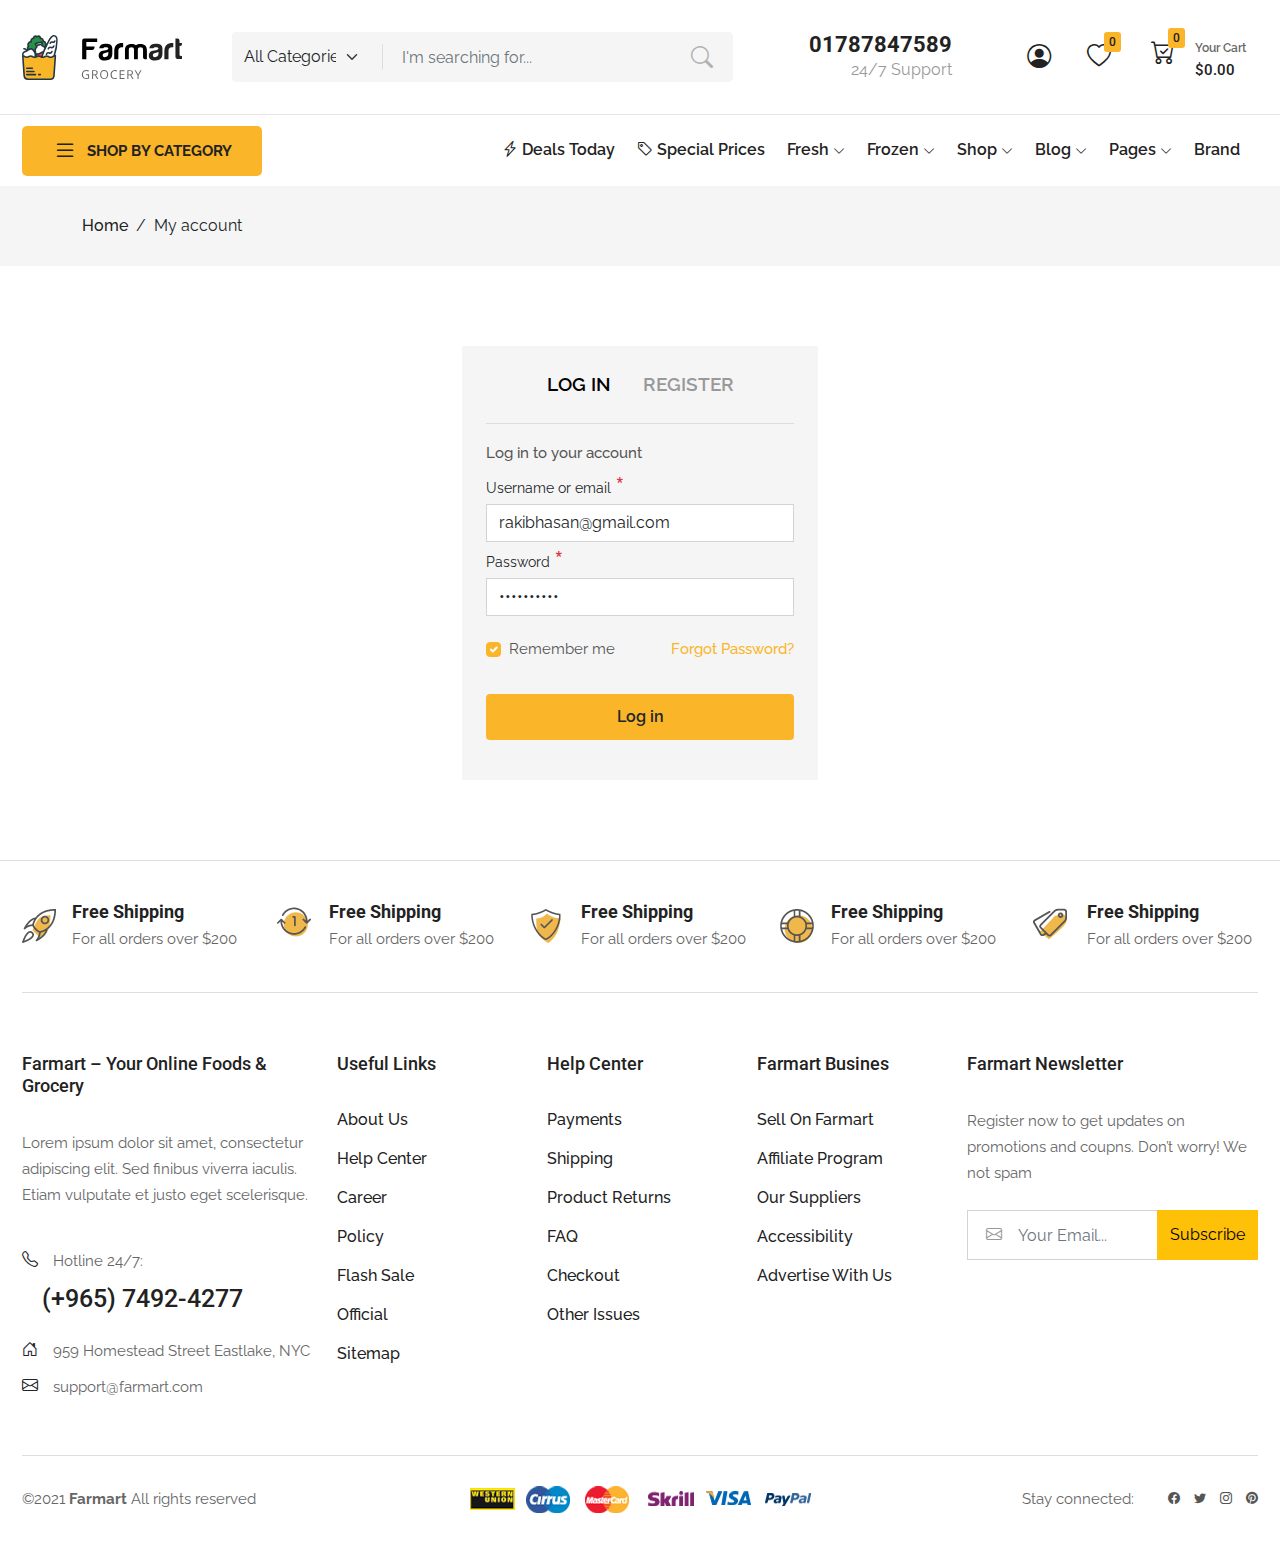
<file: login-and-register.html>
<!DOCTYPE html>
<html lang="en">

<head>
  <meta charset="UTF-8">
  <meta http-equiv="X-UA-Compatible" content="IE=edge">
  <meta name="viewport"
    content="width=device-width, content=user-scalable=yes, initial-scale=1.0, maximum-scale=5, minimum-scale=1.0">
  <title>NSL - Ecommerce</title>
  <!-- all css file -->
  <link rel="stylesheet" href="https://cdn.jsdelivr.net/npm/bootstrap-icons@1.8.1/font/bootstrap-icons.css">
  <link href="https://fonts.googleapis.com/css2?family=Raleway:wght@300;400;500;600;700;800&display=swap"
    rel="stylesheet">
  <link href="https://fonts.googleapis.com/css2?family=Roboto:wght@300;400;500;700&display=swap" rel="stylesheet">
  <link rel="stylesheet" href="css/bootstrap.min.css">
  <link rel="stylesheet" href="css/slick.css">
  <link rel="stylesheet" href="css/style.css">
  <link rel="stylesheet" href="css/responsive.css">
  <!-- all css file -->
</head>

<body>
  <!-- header part start -->
  <header class="d-none d-xl-block">
    <div class="custom-container">
      <div class="row">
        <div class="col-lg-2 col-xl-2 align-self-center">
          <div class="logo">
            <a href="index.html">
              <img src="images/logo.svg" alt="header" width="160px">
            </a>
          </div>
        </div>
        <div class="col-lg-6 col-xl-5">
          <div class="header-form">
            <form action="#">
              <div class="form-main d-flex justify-content-between">
                <div class="dropdown">
                  <select class="form-select" aria-label="Disabled select example">
                    <option selected>All Categories</option>
                    <option value="1">Breads Sweets</option>
                    <option value="2">Chocolate</option>
                    <option value="3">Stouffer</option>
                    <option value="3">Fizzy Drinks</option>
                    <option value="3">Coffees and Teas</option>
                  </select>
                </div>
                <div class="input-field">
                  <input type="text" class="form-control rounded-0 shadow-none" placeholder="I'm searching for...">
                  <i class="bi bi-search search"></i>
                </div>
              </div>
            </form>
          </div>
        </div>
        <div class="col-lg-4 col-xl-5">
          <div class="header-right-info">
            <div class="row">
              <div class="col-lg-5">
                <div class="number text-end">
                  <h3>01787847589</h3>
                  <span>24/7 Support</span>
                </div>
              </div>
              <div class="col-lg-4 align-self-center">
                <div class="card-info text-end me-3">
                  <ul>
                    <li class="user-info">
                      <a href="login-and-register.html">
                        <i class="bi bi-person-circle"></i>
                      </a>
                    </li>
                    <li class="fav-info">
                      <a href="wishlist.html">
                        <i class="bi bi-heart"></i>
                        <span class="count">0</span>
                      </a>
                    </li>
                  </ul>
                </div>
              </div>
              <div class="col-lg-3 align-self-center">
                <div class="cart-price-info position-relative">
                  <a href="#">
                    <ul class="d-flex">
                      <li class="cart-bag">
                        <i class="bi bi-cart-check"></i>
                        <span class="count">0</span>
                      </li>
                      <li class="cart-text">
                        <p>Your Cart</p>
                        <h5>$0.00</h5>
                      </li>
                    </ul>
                  </a>
                  <div class="cart-price-body-main">
                    <div class="cart-price-body position-absolute">
                      <ul>
                        <li class="d-flex">
                          <div class="img">
                            <a href="#">
                              <img src="images/cart-product-image-1.webp" alt="cart-product-image-1"
                                class="img-fluid w-100">
                            </a>
                          </div>
                          <div class="text">
                            <div class="product-name">
                              <a href="#">Sesame Seed Bread</a>
                            </div>
                            <div class="variation d-flex">
                              <div class="vendor">
                                <p>Vendor:</p>
                              </div>
                              <div class="vendor-name">
                                <a href="#">MartFury</a>
                              </div>
                            </div>
                            <div class="price">
                              <span class="prices">ট 200.00</span>
                              <span>(x1)</span>
                            </div>
                          </div>
                          <div class="delete">
                            <i class="bi bi-trash3"></i>
                          </div>
                        </li>
                        <li class="d-flex">
                          <div class="img">
                            <a href="#">
                              <img src="images/cart-product-image-2.webp" alt="cart-product-image-2"
                                class="img-fluid w-100">
                            </a>
                          </div>
                          <div class="text">
                            <div class="product-name">
                              <a href="#">Sesame Seed Bread</a>
                            </div>
                            <div class="variation d-flex">
                              <div class="vendor">
                                <p>Vendor:</p>
                              </div>
                              <div class="vendor-name">
                                <a href="#">MartFury</a>
                              </div>
                            </div>
                            <div class="price">
                              <span class="prices">ট 200.00</span>
                              <span>(x1)</span>
                            </div>
                          </div>
                          <div class="delete">
                            <i class="bi bi-trash3"></i>
                          </div>
                        </li>
                        <li class="d-flex">
                          <div class="img">
                            <a href="#">
                              <img src="images/cart-product-image-3.webp" alt="cart-product-image-3"
                                class="img-fluid w-100">
                            </a>
                          </div>
                          <div class="text">
                            <div class="product-name">
                              <a href="#">Sesame Seed Bread</a>
                            </div>
                            <div class="variation d-flex">
                              <div class="vendor">
                                <p>Vendor:</p>
                              </div>
                              <div class="vendor-name">
                                <a href="#">MartFury</a>
                              </div>
                            </div>
                            <div class="price">
                              <span class="prices">ট 200.00</span>
                              <span>(x1)</span>
                            </div>
                          </div>
                          <div class="delete">
                            <i class="bi bi-trash3"></i>
                          </div>
                        </li>
                        <li class="d-flex">
                          <div class="img">
                            <a href="#">
                              <img src="images/cart-product-image-3.webp" alt="cart-product-image-3"
                                class="img-fluid w-100">
                            </a>
                          </div>
                          <div class="text">
                            <div class="product-name">
                              <a href="#">Sesame Seed Bread</a>
                            </div>
                            <div class="variation d-flex">
                              <div class="vendor">
                                <p>Vendor:</p>
                              </div>
                              <div class="vendor-name">
                                <a href="#">MartFury</a>
                              </div>
                            </div>
                            <div class="price">
                              <span class="prices">ট 200.00</span>
                              <span>(x1)</span>
                            </div>
                          </div>
                          <div class="delete">
                            <i class="bi bi-trash3"></i>
                          </div>
                        </li>
                      </ul>
                      <div class="cart-control-part">
                        <div class="title">
                          <p>
                            <strong>TOTAL :</strong>
                            <span class="float-end">ট 200.00</span>
                          </p>
                        </div>
                        <div class="button">
                          <a href="cart.html">View Cart</a>
                          <a href="checkout.html" class="check">Checkout</a>
                        </div>
                      </div>
                    </div>
                  </div>
                </div>
              </div>
            </div>
          </div>
        </div>
      </div>
    </div>
  </header>
  <!-- header part end -->
  <!-- navbar part start -->
  <nav class="d-none d-xl-block">
    <div class="custom-container">
      <div class="row">
        <div class="col-lg-2 col-xl-2 col-xxl-2 align-self-center">
          <div class="nav-side-menu">
            <a href="#" class="d-flex justify-content-center">
              <i class="bi bi-list"></i>
              <span>Shop By Category</span>
            </a>
            <div class="dropdown-main pt-3">
              <div class="dropdown-category-menu">
                <ul>
                  <li><a href="#">Daily Deals</a></li>
                  <li><a href="#">Top Promotions</a></li>
                  <li><a href="#">New Arrivals</a></li>
                  <li><a href="#">Fruits & Vegetables <i class="float-end pe-0 bi bi-chevron-right"></i></a>
                    <div class="dropdown-sub-menu">
                      <div class="row g-0">
                        <div class="col-lg-6">
                          <div class="child-menu-item">
                            <ul>
                              <li class="list-menu-title"><b>Fruits</b></li>
                              <li><a href="#">Apples</a></li>
                              <li><a href="#">Bananas</a></li>
                              <li><a href="#">Berries</a></li>
                              <li><a href="#">Oranges & Easy Peelers</a></li>
                              <li><a href="#">Grapes</a></li>
                              <li><a href="#">Lemons & Limes</a></li>
                              <li><a href="#">Peaches & Nectarines</a></li>
                              <li><a href="#">Pears</a></li>
                              <li><a href="#">Melon</a></li>
                              <li><a href="#" class="all-products">See all products</a></li>
                            </ul>
                          </div>
                        </div>
                        <div class="col-lg-6">
                          <div class="child-menu-item">
                            <ul>
                              <li class="list-menu-title"><b>Vegitables</b></li>
                              <li><a href="#">Apples</a></li>
                              <li><a href="#">Bananas</a></li>
                              <li><a href="#">Berries</a></li>
                              <li><a href="#">Oranges & Easy Peelers</a></li>
                              <li><a href="#">Grapes</a></li>
                              <li><a href="#">Lemons & Limes</a></li>
                              <li><a href="#" class="fresh-drink">FRESHLY DRINK ORANGE JUICE.</a></li>
                              <li><a href="#" class="btn shadow-none">Shop Now</a></li>
                            </ul>
                          </div>
                        </div>
                      </div>
                    </div>
                  </li>
                  <li><a href="#">Breads Sweets <i class="float-end pe-0 bi bi-chevron-right"></i></a>
                    <div class="dropdown-sub-menu">
                      <div class="row g-0">
                        <div class="col-lg-6">
                          <div class="child-menu-item">
                            <ul>
                              <li class="list-menu-title"><b>Fruits</b></li>
                              <li><a href="#">Apples</a></li>
                              <li><a href="#">Bananas</a></li>
                              <li><a href="#">Berries</a></li>
                              <li><a href="#">Oranges & Easy Peelers</a></li>
                              <li><a href="#">Grapes</a></li>
                              <li><a href="#">Lemons & Limes</a></li>
                              <li><a href="#">Peaches & Nectarines</a></li>
                              <li><a href="#">Pears</a></li>
                              <li><a href="#">Melon</a></li>
                              <li><a href="#" class="all-products">See all products</a>
                              </li>
                            </ul>
                          </div>
                        </div>
                        <div class="col-lg-6">
                          <div class="child-menu-item">
                            <ul>
                              <li class="list-menu-title"><b>Vegitables</b></li>
                              <li><a href="#">Apples</a></li>
                              <li><a href="#">Bananas</a></li>
                              <li><a href="#">Berries</a></li>
                              <li><a href="#">Oranges & Easy Peelers</a></li>
                              <li><a href="#">Grapes</a></li>
                              <li><a href="#">Lemons & Limes</a></li>
                              <li><a href="#" class="fresh-drink">FRESHLY DRINK ORANGE JUICE.</a></li>
                              <li><a href="#" class="btn shadow-none">Shop Now</a></li>
                            </ul>
                          </div>
                        </div>
                      </div>
                    </div>
                  </li>
                  <li><a href="#">Frozen Seafoods</a></li>
                  <li><a href="#">Raw Meats</a></li>
                  <li><a href="#">Wines & Alcohol Drinks <i class="float-end pe-0 bi bi-chevron-right"></i></a>
                    <div class="dropdown-sub-menu">
                      <div class="row g-0">
                        <div class="col-lg-6">
                          <div class="child-menu-item">
                            <ul>
                              <li class="list-menu-title"><b>Fruits</b></li>
                              <li><a href="#">Apples</a></li>
                              <li><a href="#">Bananas</a></li>
                              <li><a href="#">Berries</a></li>
                              <li><a href="#">Oranges & Easy Peelers</a></li>
                              <li><a href="#">Grapes</a></li>
                              <li><a href="#">Lemons & Limes</a></li>
                              <li><a href="#">Peaches & Nectarines</a></li>
                              <li><a href="#">Pears</a></li>
                              <li><a href="#">Melon</a></li>
                              <li><a href="#" class="all-products">See all products</a>
                              </li>
                            </ul>
                          </div>
                        </div>
                        <div class="col-lg-6">
                          <div class="child-menu-item">
                            <ul>
                              <li class="list-menu-title"><b>Vegitables</b></li>
                              <li><a href="#">Apples</a></li>
                              <li><a href="#">Bananas</a></li>
                              <li><a href="#">Berries</a></li>
                              <li><a href="#">Oranges & Easy Peelers</a></li>
                              <li><a href="#">Grapes</a></li>
                              <li><a href="#">Lemons & Limes</a></li>
                              <li><a href="#" class="fresh-drink">FRESHLY DRINK ORANGE JUICE.</a></li>
                              <li><a href="#" class="btn shadow-none">Shop Now</a></li>
                            </ul>
                          </div>
                        </div>
                      </div>
                    </div>
                  </li>
                  <li><a href="#">Tea & Coffee</a></li>
                  <li><a href="#">Milks and Dairies</a></li>
                  <li><a href="#">Pet Foods</a></li>
                </ul>
              </div>
            </div>
          </div>
        </div>
        <div class="col-lg-8 col-xl-10 col-xxl-8 align-self-center">
          <div class="menu">
            <ul>
              <li>
                <a href="#">
                  <i class="bi bi-lightning-charge"></i>
                  Deals Today
                </a>
              </li>
              <li>
                <a href="#">
                  <i class="bi bi-tag"></i>
                  Special Prices
                </a>
              </li>
              <li>
                <a href="#">
                  Fresh
                  <i class="bi bi-chevron-down"></i>
                </a>
                <ul>
                  <li><a href="#">Fruit</a></li>
                  <li><a href="#">Meat & Poultry</a></li>
                  <li><a href="#">Milk, Butter & Eggs</a></li>
                  <li><a href="#">Vegetables</a></li>
                </ul>
              </li>
              <li>
                <a href="#">
                  Frozen
                  <i class="bi bi-chevron-down"></i>
                </a>
                <ul>
                  <li><a href="#">Fruit</a></li>
                  <li><a href="#">Meat & Poultry</a></li>
                  <li><a href="#">Milk, Butter & Eggs</a></li>
                  <li><a href="#">Vegetables</a></li>
                </ul>
              </li>
              <li>
                <a href="shop.html">
                  Shop
                  <i class="bi bi-chevron-down"></i>
                </a>
                <ul>
                  <li><a href="shop.html">Shop</a></li>
                  <li><a href="cart.html">Cart</a></li>
                  <li><a href="checkout.html">Checkout</a></li>
                  <li><a href="product-details.html">Single Product</a></li>
                </ul>
              </li>
              <li>
                <a href="#">
                  Blog
                  <i class="bi bi-chevron-down"></i>
                </a>
                <ul>
                  <li><a href="#">Fruit</a></li>
                  <li><a href="#">Meat & Poultry</a></li>
                  <li><a href="#">Milk, Butter & Eggs</a></li>
                  <li><a href="#">Vegetables</a></li>
                </ul>
              </li>
              <li>
                <a href="#">
                  Pages
                  <i class="bi bi-chevron-down"></i>
                </a>
                <ul>
                  <li><a href="about-us.html">About Us</a></li>
                  <li><a href="contact-us.html">Contact Us</a></li>
                  <li><a href="faq.html">FAQs</a></li>
                  <li><a href="404-page.html">Page 404</a></li>
                </ul>
              </li>
              <li>
                <a href="shop.html">
                  Brand
                </a>
              </li>
            </ul>
          </div>
        </div>
        <div class="col-lg-2 col-xxl-2 align-self-center">
          <div class="recent-view text-end">
            <ul>
              <li>
                <a href="#" class="recent-view-tag">
                  <i class="bi bi-arrow-repeat"></i>
                  Recently Viewed
                </a>
                <div class="recen-view-body text-start">
                  <ul>
                    <li>
                      <a href="product-details.html">
                        <div class="img">
                          <img src="images/product-list-image-1.webp" alt="product-list-image-1" class="img-fluid">
                        </div>
                      </a>
                    </li>
                    <li>
                      <a href="product-details.html">
                        <div class="img">
                          <img src="images/product-list-image-2.webp" alt="product-list-image-2" class="img-fluid">
                        </div>
                      </a>
                    </li>
                    <li>
                      <a href="product-details.html">
                        <div class="img">
                          <img src="images/product-list-image-3.webp" alt="product-list-image-3" class="img-fluid">
                        </div>
                      </a>
                    </li>
                    <li>
                      <a href="product-details.html">
                        <div class="img">
                          <img src="images/product-list-image-4.webp" alt="product-list-image-4" class="img-fluid">
                        </div>
                      </a>
                    </li>
                    <li>
                      <a href="product-details.html">
                        <div class="img">
                          <img src="images/product-list-image-5.webp" alt="product-list-image-5" class="img-fluid">
                        </div>
                      </a>
                    </li>
                  </ul>
                </div>
              </li>
            </ul>
          </div>
        </div>
      </div>
    </div>
  </nav>
  <!-- navbar part end -->
  <!-- mobile menu part start -->
  <div class="mobile-menu d-block d-xl-none">
    <div class="custom-container">
      <div class="menu-main d-flex justify-content-between">
        <div class="left-bar">
          <i class="bi bi-list bar-icon"></i>
        </div>
        <div class="mid-image text-center align-self-center">
          <a href="index.html"><img src="images/logo.svg" alt="logo" width="140"></a>
        </div>
        <div class="right-info align-self-center">
          <ul>
            <li class="mobile-cart">
              <i class="bi bi-cart-check"></i>
              <sup>0</sup>
            </li>
            <li><i class="bi bi-search search"></i></li>
          </ul>
        </div>
      </div>
    </div>
    <div class="right-search-option">
      <div class="form">
        <div class="custom-container">
          <form action="#">
            <div class="main-group d-flex">
              <div class="input-group position-relative">
                <input type="text" placeholder="I am searching for..." class="shadow-none">
              </div>
              <span class="align-self-center cancel">Cancel</span>
            </div>
          </form>
        </div>
      </div>
    </div>
    <div class="main-overlay"></div>
    <div class="left-menu-body">
      <div class="menu-header">
        <ul>
          <li><i class="bi bi-arrow-left close-menu"></i></li>
          <li class="float-end">
            <a href="#">
              <i class="bi bi-person-circle"></i>
              <span class="ps-1">Login & Register</span>
            </a>
          </li>
        </ul>
      </div>
      <div class="menu-list-part">
        <ul>
          <li><a href="#">DEALS TODAY</a></li>
          <li><a href="#">SPECAL PRICES</a></li>
          <li class="hasDD">
            <a href="https://htmlcolorcodes.com/colors/shades-of-yellow/">FRESH</a>
            <span class=""><i class="bi bi-chevron-down float-end"></i></span>
            <ul class="child">
              <li><a href="https://htmlcolorcodes.com/colors/shades-of-yellow/">Fruit</a></li>
              <li><a href="#">Meat & Poultry</a></li>
              <li><a href="#">Milk, Butter & Eggs</a></li>
              <li><a href="#">Vegetables</a></li>
            </ul>
          </li>
          <li class="hasDD">
            <a href="https://htmlcolorcodes.com/colors/shades-of-yellow/">FROZEN</a>
            <span class=""><i class="bi bi-chevron-down float-end"></i></span>
            <ul class="child">
              <li><a href="https://htmlcolorcodes.com/colors/shades-of-yellow/">Fruit</a></li>
              <li><a href="#">Meat & Poultry</a></li>
              <li><a href="#">Milk, Butter & Eggs</a></li>
              <li><a href="#">Vegetables</a></li>
            </ul>
          </li>
          <li><a href="#">SHOP</a></li>
          <li><a href="#">BLOG</a></li>
          <li class="hasDD">
            <a href="https://htmlcolorcodes.com/colors/shades-of-yellow/">PAGES</a>
            <span class=""><i class="bi bi-chevron-down float-end"></i></span>
            <ul class="child">
              <li><a href="about-us.html">About Us</a></li>
              <li><a href="contact-us.html">Contact Us</a></li>
              <li><a href="faq.html">FAQs</a></li>
              <li><a href="404-page.html">Page 404</a></li>
            </ul>
          </li>
          <li><a href="shop.html">BRANDS</a></li>
        </ul>
      </div>
    </div>
  </div>
  <!-- mobile menu part end -->

  <!-- breadcrumb part start -->
  <div class="bread-crumb">
    <div class="container">
      <div class="row">
        <div class="col-lg-12">
          <ul>
            <li><a href="index.html">Home</a></li>
            <li>/</li>
            <li>My account</li>
          </ul>
        </div>
      </div>
    </div>
  </div>
  <!-- breadcrumb part end -->
  <!-- login and register part start -->
  <section class="login-and-register">
    <div class="container">
      <div class="row">
        <div class="col-lg-6 col-xl-4 mx-auto">
          <div class="login-register-body">
            <ul class="nav nav-pills mb-3 text-center" id="pills-tab" role="tablist">
              <li class="nav-item" role="presentation">
                <button class="nav-link active" id="pills-home-tab" data-bs-toggle="pill" data-bs-target="#pills-home"
                  type="button" role="tab" aria-controls="pills-home" aria-selected="true">LOG IN</button>
              </li>
              <li class="nav-item" role="presentation">
                <button class="nav-link" id="pills-profile-tab" data-bs-toggle="pill" data-bs-target="#pills-profile"
                  type="button" role="tab" aria-controls="pills-profile" aria-selected="false">REGISTER</button>
              </li>
            </ul>
            <div class="tab-content" id="pills-tabContent">
              <div class="tab-pane fade show active" id="pills-home" role="tabpanel" aria-labelledby="pills-home-tab">
                <div class="form">
                  <p>Log in to your account</p>
                  <form action="#">
                    <div class="input-groups mb-2">
                      <label class="register-lavel">Username or email <sup class="text-danger">*</sup></label>
                      <input type="text" class="form-control shadow-none rounded-0" value="rakibhasan@gmail.com">
                    </div>
                    <div class="input-groups mb-2">
                      <label class="register-lavel">Password <sup class="text-danger">*</sup></label>
                      <input type="password" class="form-control shadow-none rounded-0" value="rakibhasan">
                    </div>
                    <div class="d-flex justify-content-between main-child">
                      <div>
                        <div class="form-check">
                          <input class="form-check-input shadow-none" type="checkbox" value="" id="flexCheckChecked"
                            checked>
                          <label class="form-check-label" for="flexCheckChecked">
                            Remember me
                          </label>
                        </div>
                      </div>
                      <div>
                        <a href="forgot-password.html">Forgot Password?</a>
                      </div>
                    </div>
                    <a href="user-dashboard.html" class="btn shadow-none rounded-0 w-100 login-button">Log in</a>
                  </form>
                </div>
              </div>
              <div class="tab-pane fade" id="pills-profile" role="tabpanel" aria-labelledby="pills-profile-tab">
                <div class="form">
                  <p>Register An Account</p>
                  <form action="#">
                    <div class="input-groups mb-2">
                      <label class="register-lavel">Email address <sup class="text-danger">*</sup></label>
                      <input type="text" class="form-control shadow-none rounded-0">
                    </div>
                    <div class="input-groups mb-2">
                      <label class="register-lavel">Password <sup class="text-danger">*</sup></label>
                      <input type="password" class="form-control shadow-none rounded-0">
                    </div>
                    <div class="hide-and-show-part">
                      <div class="input-groups mb-2">
                        <label class="register-lavel">First Name <sup class="text-danger">*</sup></label>
                        <input type="text" class="form-control shadow-none rounded-0">
                      </div>
                      <div class="input-groups mb-2">
                        <label class="register-lavel">Last Name<sup class="text-danger">*</sup></label>
                        <input type="text" class="form-control shadow-none rounded-0">
                      </div>
                      <div class="input-groups mb-2">
                        <label class="register-lavel">Shop Name<sup class="text-danger">*</sup></label>
                        <input type="text" class="form-control shadow-none rounded-0">
                      </div>
                      <div class="input-groups mb-2">
                        <label class="register-lavel">Shop Url<sup class="text-danger">*</sup></label>
                        <input type="text" class="form-control shadow-none rounded-0">
                      </div>
                      <div class="input-groups mb-2">
                        <label class="register-lavel">Phone Number<sup class="text-danger">*</sup></label>
                        <input type="text" class="form-control shadow-none rounded-0">
                      </div>
                    </div>
                    <div class="main-child">
                      <div class="form-check customer">
                        <input class="form-check-input shadow-none" type="radio" name="exampleRadios"
                          id="exampleRadios1" value="option1" checked>
                        <label class="form-check-label" for="exampleRadios1">
                          I am a customer
                        </label>
                      </div>
                      <div class="form-check vendor">
                        <input class="form-check-input shadow-none" type="radio" name="exampleRadios"
                          id="exampleRadios2" value="option2">
                        <label class="form-check-label" for="exampleRadios2">
                          I am a vendor
                        </label>
                      </div>
                    </div>
                    <a href="user-dashboard.html" class="btn shadow-none rounded-0 w-100 login-button">Register</a>
                  </form>
                </div>
              </div>
            </div>
          </div>
        </div>
      </div>
    </div>
  </section>
  <!-- login and register part end -->

  <!-- footer part start -->
  <!-- back to top part start -->
  <a id="button">
    <i class="bi bi-chevron-up"></i>
  </a>
  <!-- back to top part end -->
  <footer class="footer">
    <div class="custom-container">
      <div class="footer-top">
        <div class="row">
          <div class="col-lg">
            <div class="top-item d-flex">
              <div class="icon">
                <img src="images/footer-top-icon-1.png" alt="footer-top-icon-1">
              </div>
              <div class="text">
                <h4>Free Shipping</h4>
                <p>For all orders over $200</p>
              </div>
            </div>
          </div>
          <div class="col-lg">
            <div class="top-item d-flex">
              <div class="icon">
                <img src="images/footer-top-icon-2.png" alt="footer-top-icon-2">
              </div>
              <div class="text">
                <h4>Free Shipping</h4>
                <p>For all orders over $200</p>
              </div>
            </div>
          </div>
          <div class="col-lg">
            <div class="top-item d-flex">
              <div class="icon">
                <img src="images/footer-top-icon-3.png" alt="footer-top-icon-3">
              </div>
              <div class="text">
                <h4>Free Shipping</h4>
                <p>For all orders over $200</p>
              </div>
            </div>
          </div>
          <div class="col-lg">
            <div class="top-item d-flex">
              <div class="icon">
                <img src="images/footer-top-icon-4.png" alt="footer-top-icon-4">
              </div>
              <div class="text">
                <h4>Free Shipping</h4>
                <p>For all orders over $200</p>
              </div>
            </div>
          </div>
          <div class="col-lg">
            <div class="top-item d-flex">
              <div class="icon">
                <img src="images/footer-top-icon-5.png" alt="footer-top-icon-5">
              </div>
              <div class="text">
                <h4>Free Shipping</h4>
                <p>For all orders over $200</p>
              </div>
            </div>
          </div>
        </div>
      </div>
      <div class="footer-main">
        <div class="row">
          <div class="col-lg-3">
            <div class="about-footer">
              <h3>Farmart – Your Online Foods & Grocery</h3>
              <p>
                Lorem ipsum dolor sit amet, consectetur adipiscing elit. Sed finibus viverra iaculis. Etiam vulputate et
                justo eget
                scelerisque.
              </p>
              <ul>
                <li>
                  <span><i class="bi bi-telephone"></i></span>
                  <div>
                    <p>Hotline 24/7:</p>
                    <h6>(+965) 7492-4277 </h6>
                  </div>
                </li>
                <div class="pt-4">
                  <li>
                    <span><i class="bi bi-house-door"></i></span>
                    <div>
                      <p>959 Homestead Street Eastlake, NYC</p>
                    </div>
                  </li>
                  <li>
                    <span><i class="bi bi-envelope"></i></span>
                    <div>
                      <p>support@farmart.com</p>
                    </div>
                  </li>
                </div>
              </ul>
            </div>
          </div>
          <div class="col-lg-2 col-sm-4">
            <div class="usefull-link">
              <h3>Useful Links</h3>
              <ul>
                <li><a href="#">About Us</a></li>
                <li><a href="#">Help Center</a></li>
                <li><a href="#">Career</a></li>
                <li><a href="#">Policy</a></li>
                <li><a href="#">Flash Sale</a></li>
                <li><a href="#">Official</a></li>
                <li><a href="#">Sitemap</a></li>
              </ul>
            </div>
          </div>
          <div class="col-lg-2 col-sm-4">
            <div class="help-center">
              <h3>Help Center</h3>
              <ul>
                <li><a href="#">Payments</a></li>
                <li><a href="#">Shipping</a></li>
                <li><a href="#">Product Returns</a></li>
                <li><a href="faq.html">FAQ</a></li>
                <li><a href="#">Checkout</a></li>
                <li><a href="#">Other Issues</a></li>
              </ul>
            </div>
          </div>
          <div class="col-lg-2 col-sm-4">
            <div class="business">
              <h3>Farmart Busines</h3>
              <ul>
                <li><a href="#">Sell On Farmart</a></li>
                <li><a href="#">Affiliate Program</a></li>
                <li><a href="#">Our Suppliers</a></li>
                <li><a href="#">Accessibility</a></li>
                <li><a href="#">Advertise With Us</a></li>
              </ul>
            </div>
          </div>
          <div class="col-lg-3">
            <div class="news-letter">
              <h3>Farmart Newsletter</h3>
              <p>Register now to get updates on promotions and coupns. Don’t worry! We not spam</p>
              <div class="form pt-4">
                <form action="#">
                  <div class="input-group">
                    <input type="text" class="form-control shadow-none rounded-0" placeholder="Your Email...">
                    <i class="bi bi-envelope mail"></i>
                    <button class="btn btn-warning shadow-none rounded-0">Subscribe</button>
                  </div>
                </form>
              </div>
            </div>
          </div>
        </div>
      </div>
    </div>
  </footer>
  <!-- footer part end -->
  <!-- footer bottom part start -->
  <section class="footer-bottom">
    <div class="custom-container">
      <div class="footer-btm-main">
        <div class="row">
          <div class="col-lg-4">
            <div class="left">
              <p>©2021 <b>Farmart</b> All rights reserved</p>
            </div>
          </div>
          <div class="col-lg-4">
            <div class="mid text-center">
              <img src="images/payment-image.webp" alt="payment-image" class="img-fluid">
            </div>
          </div>
          <div class="col-lg-4">
            <div class="right d-flex justify-content-end">
              <div class="pe-4">
                <p>Stay connected:</p>
              </div>
              <div>
                <ul>
                  <li><a href="#"><i class="bi bi-facebook"></i></a></li>
                  <li><a href="#"><i class="bi bi-twitter"></i></a></li>
                  <li><a href="#"><i class="bi bi-instagram"></i></a></li>
                  <li><a href="#"><i class="bi bi-pinterest"></i></a></li>
                </ul>
              </div>
            </div>
          </div>
        </div>
      </div>
    </div>
  </section>
  <!-- footer bottom part end -->


  <!-- all js file -->
  <script src="js/jquery-1.12.4.min.js"></script>
  <script src="js/bootstrap.bundle.min.js"></script>
  <script src="js/slick.min.js"></script>
  <script src="js/script.js"></script>
  <!-- all js file -->
</body>

</html>
</file>
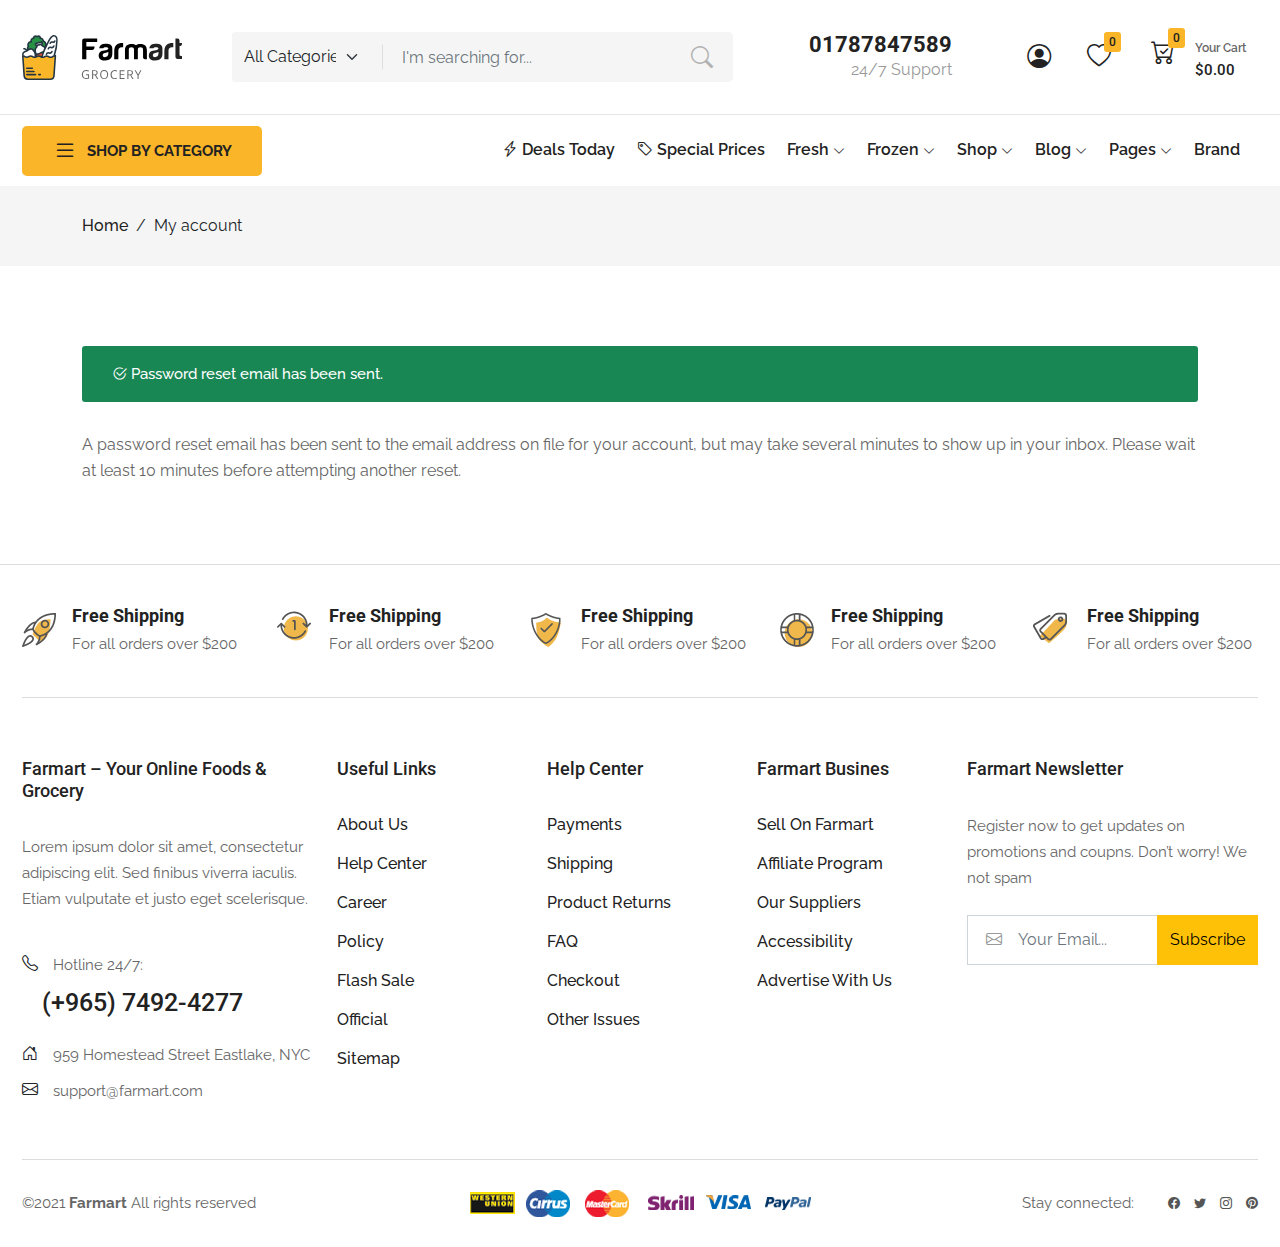
<file: password-reset-success.html>
<!DOCTYPE html>
<html lang="en">

<head>
  <meta charset="UTF-8">
  <meta http-equiv="X-UA-Compatible" content="IE=edge">
  <meta name="viewport"
    content="width=device-width, content=user-scalable=yes, initial-scale=1.0, maximum-scale=5, minimum-scale=1.0">
  <title>NSL - Ecommerce</title>
  <!-- all css file -->
  <link rel="stylesheet" href="https://cdn.jsdelivr.net/npm/bootstrap-icons@1.8.1/font/bootstrap-icons.css">
  <link href="https://fonts.googleapis.com/css2?family=Raleway:wght@300;400;500;600;700;800&display=swap"
    rel="stylesheet">
  <link href="https://fonts.googleapis.com/css2?family=Roboto:wght@300;400;500;700&display=swap" rel="stylesheet">
  <link rel="stylesheet" href="css/bootstrap.min.css">
  <link rel="stylesheet" href="css/slick.css">
  <link rel="stylesheet" href="css/style.css">
  <link rel="stylesheet" href="css/responsive.css">
  <!-- all css file -->
</head>

<body>
  <!-- header part start -->
  <header class="d-none d-xl-block">
    <div class="custom-container">
      <div class="row">
        <div class="col-lg-2 col-xl-2 align-self-center">
          <div class="logo">
            <a href="index.html">
              <img src="images/logo.svg" alt="header" width="160px">
            </a>
          </div>
        </div>
        <div class="col-lg-6 col-xl-5">
          <div class="header-form">
            <form action="#">
              <div class="form-main d-flex justify-content-between">
                <div class="dropdown">
                  <select class="form-select" aria-label="Disabled select example">
                    <option selected>All Categories</option>
                    <option value="1">Breads Sweets</option>
                    <option value="2">Chocolate</option>
                    <option value="3">Stouffer</option>
                    <option value="3">Fizzy Drinks</option>
                    <option value="3">Coffees and Teas</option>
                  </select>
                </div>
                <div class="input-field">
                  <input type="text" class="form-control rounded-0 shadow-none" placeholder="I'm searching for...">
                  <i class="bi bi-search search"></i>
                </div>
              </div>
            </form>
          </div>
        </div>
        <div class="col-lg-4 col-xl-5">
          <div class="header-right-info">
            <div class="row">
              <div class="col-lg-5">
                <div class="number text-end">
                  <h3>01787847589</h3>
                  <span>24/7 Support</span>
                </div>
              </div>
              <div class="col-lg-4 align-self-center">
                <div class="card-info text-end me-3">
                  <ul>
                    <li class="user-info">
                      <a href="login-and-register.html">
                        <i class="bi bi-person-circle"></i>
                      </a>
                    </li>
                    <li class="fav-info">
                      <a href="wishlist.html">
                        <i class="bi bi-heart"></i>
                        <span class="count">0</span>
                      </a>
                    </li>
                  </ul>
                </div>
              </div>
              <div class="col-lg-3 align-self-center">
                <div class="cart-price-info position-relative">
                  <a href="#">
                    <ul class="d-flex">
                      <li class="cart-bag">
                        <i class="bi bi-cart-check"></i>
                        <span class="count">0</span>
                      </li>
                      <li class="cart-text">
                        <p>Your Cart</p>
                        <h5>$0.00</h5>
                      </li>
                    </ul>
                  </a>
                  <div class="cart-price-body-main">
                    <div class="cart-price-body position-absolute">
                      <ul>
                        <li class="d-flex">
                          <div class="img">
                            <a href="#">
                              <img src="images/cart-product-image-1.webp" alt="cart-product-image-1"
                                class="img-fluid w-100">
                            </a>
                          </div>
                          <div class="text">
                            <div class="product-name">
                              <a href="#">Sesame Seed Bread</a>
                            </div>
                            <div class="variation d-flex">
                              <div class="vendor">
                                <p>Vendor:</p>
                              </div>
                              <div class="vendor-name">
                                <a href="#">MartFury</a>
                              </div>
                            </div>
                            <div class="price">
                              <span class="prices">ট 200.00</span>
                              <span>(x1)</span>
                            </div>
                          </div>
                          <div class="delete">
                            <i class="bi bi-trash3"></i>
                          </div>
                        </li>
                        <li class="d-flex">
                          <div class="img">
                            <a href="#">
                              <img src="images/cart-product-image-2.webp" alt="cart-product-image-2"
                                class="img-fluid w-100">
                            </a>
                          </div>
                          <div class="text">
                            <div class="product-name">
                              <a href="#">Sesame Seed Bread</a>
                            </div>
                            <div class="variation d-flex">
                              <div class="vendor">
                                <p>Vendor:</p>
                              </div>
                              <div class="vendor-name">
                                <a href="#">MartFury</a>
                              </div>
                            </div>
                            <div class="price">
                              <span class="prices">ট 200.00</span>
                              <span>(x1)</span>
                            </div>
                          </div>
                          <div class="delete">
                            <i class="bi bi-trash3"></i>
                          </div>
                        </li>
                        <li class="d-flex">
                          <div class="img">
                            <a href="#">
                              <img src="images/cart-product-image-3.webp" alt="cart-product-image-3"
                                class="img-fluid w-100">
                            </a>
                          </div>
                          <div class="text">
                            <div class="product-name">
                              <a href="#">Sesame Seed Bread</a>
                            </div>
                            <div class="variation d-flex">
                              <div class="vendor">
                                <p>Vendor:</p>
                              </div>
                              <div class="vendor-name">
                                <a href="#">MartFury</a>
                              </div>
                            </div>
                            <div class="price">
                              <span class="prices">ট 200.00</span>
                              <span>(x1)</span>
                            </div>
                          </div>
                          <div class="delete">
                            <i class="bi bi-trash3"></i>
                          </div>
                        </li>
                        <li class="d-flex">
                          <div class="img">
                            <a href="#">
                              <img src="images/cart-product-image-3.webp" alt="cart-product-image-3"
                                class="img-fluid w-100">
                            </a>
                          </div>
                          <div class="text">
                            <div class="product-name">
                              <a href="#">Sesame Seed Bread</a>
                            </div>
                            <div class="variation d-flex">
                              <div class="vendor">
                                <p>Vendor:</p>
                              </div>
                              <div class="vendor-name">
                                <a href="#">MartFury</a>
                              </div>
                            </div>
                            <div class="price">
                              <span class="prices">ট 200.00</span>
                              <span>(x1)</span>
                            </div>
                          </div>
                          <div class="delete">
                            <i class="bi bi-trash3"></i>
                          </div>
                        </li>
                      </ul>
                      <div class="cart-control-part">
                        <div class="title">
                          <p>
                            <strong>TOTAL :</strong>
                            <span class="float-end">ট 200.00</span>
                          </p>
                        </div>
                        <div class="button">
                          <a href="cart.html">View Cart</a>
                          <a href="checkout.html" class="check">Checkout</a>
                        </div>
                      </div>
                    </div>
                  </div>
                </div>
              </div>
            </div>
          </div>
        </div>
      </div>
    </div>
  </header>
  <!-- header part end -->
  <!-- navbar part start -->
  <nav class="d-none d-xl-block">
    <div class="custom-container">
      <div class="row">
        <div class="col-lg-2 col-xl-2 col-xxl-2 align-self-center">
          <div class="nav-side-menu">
            <a href="#" class="d-flex justify-content-center">
              <i class="bi bi-list"></i>
              <span>Shop By Category</span>
            </a>
            <div class="dropdown-main pt-3">
              <div class="dropdown-category-menu">
                <ul>
                  <li><a href="#">Daily Deals</a></li>
                  <li><a href="#">Top Promotions</a></li>
                  <li><a href="#">New Arrivals</a></li>
                  <li><a href="#">Fruits & Vegetables <i class="float-end pe-0 bi bi-chevron-right"></i></a>
                    <div class="dropdown-sub-menu">
                      <div class="row g-0">
                        <div class="col-lg-6">
                          <div class="child-menu-item">
                            <ul>
                              <li class="list-menu-title"><b>Fruits</b></li>
                              <li><a href="#">Apples</a></li>
                              <li><a href="#">Bananas</a></li>
                              <li><a href="#">Berries</a></li>
                              <li><a href="#">Oranges & Easy Peelers</a></li>
                              <li><a href="#">Grapes</a></li>
                              <li><a href="#">Lemons & Limes</a></li>
                              <li><a href="#">Peaches & Nectarines</a></li>
                              <li><a href="#">Pears</a></li>
                              <li><a href="#">Melon</a></li>
                              <li><a href="#" class="all-products">See all products</a></li>
                            </ul>
                          </div>
                        </div>
                        <div class="col-lg-6">
                          <div class="child-menu-item">
                            <ul>
                              <li class="list-menu-title"><b>Vegitables</b></li>
                              <li><a href="#">Apples</a></li>
                              <li><a href="#">Bananas</a></li>
                              <li><a href="#">Berries</a></li>
                              <li><a href="#">Oranges & Easy Peelers</a></li>
                              <li><a href="#">Grapes</a></li>
                              <li><a href="#">Lemons & Limes</a></li>
                              <li><a href="#" class="fresh-drink">FRESHLY DRINK ORANGE JUICE.</a></li>
                              <li><a href="#" class="btn shadow-none">Shop Now</a></li>
                            </ul>
                          </div>
                        </div>
                      </div>
                    </div>
                  </li>
                  <li><a href="#">Breads Sweets <i class="float-end pe-0 bi bi-chevron-right"></i></a>
                    <div class="dropdown-sub-menu">
                      <div class="row g-0">
                        <div class="col-lg-6">
                          <div class="child-menu-item">
                            <ul>
                              <li class="list-menu-title"><b>Fruits</b></li>
                              <li><a href="#">Apples</a></li>
                              <li><a href="#">Bananas</a></li>
                              <li><a href="#">Berries</a></li>
                              <li><a href="#">Oranges & Easy Peelers</a></li>
                              <li><a href="#">Grapes</a></li>
                              <li><a href="#">Lemons & Limes</a></li>
                              <li><a href="#">Peaches & Nectarines</a></li>
                              <li><a href="#">Pears</a></li>
                              <li><a href="#">Melon</a></li>
                              <li><a href="#" class="all-products">See all products</a>
                              </li>
                            </ul>
                          </div>
                        </div>
                        <div class="col-lg-6">
                          <div class="child-menu-item">
                            <ul>
                              <li class="list-menu-title"><b>Vegitables</b></li>
                              <li><a href="#">Apples</a></li>
                              <li><a href="#">Bananas</a></li>
                              <li><a href="#">Berries</a></li>
                              <li><a href="#">Oranges & Easy Peelers</a></li>
                              <li><a href="#">Grapes</a></li>
                              <li><a href="#">Lemons & Limes</a></li>
                              <li><a href="#" class="fresh-drink">FRESHLY DRINK ORANGE JUICE.</a></li>
                              <li><a href="#" class="btn shadow-none">Shop Now</a></li>
                            </ul>
                          </div>
                        </div>
                      </div>
                    </div>
                  </li>
                  <li><a href="#">Frozen Seafoods</a></li>
                  <li><a href="#">Raw Meats</a></li>
                  <li><a href="#">Wines & Alcohol Drinks <i class="float-end pe-0 bi bi-chevron-right"></i></a>
                    <div class="dropdown-sub-menu">
                      <div class="row g-0">
                        <div class="col-lg-6">
                          <div class="child-menu-item">
                            <ul>
                              <li class="list-menu-title"><b>Fruits</b></li>
                              <li><a href="#">Apples</a></li>
                              <li><a href="#">Bananas</a></li>
                              <li><a href="#">Berries</a></li>
                              <li><a href="#">Oranges & Easy Peelers</a></li>
                              <li><a href="#">Grapes</a></li>
                              <li><a href="#">Lemons & Limes</a></li>
                              <li><a href="#">Peaches & Nectarines</a></li>
                              <li><a href="#">Pears</a></li>
                              <li><a href="#">Melon</a></li>
                              <li><a href="#" class="all-products">See all products</a>
                              </li>
                            </ul>
                          </div>
                        </div>
                        <div class="col-lg-6">
                          <div class="child-menu-item">
                            <ul>
                              <li class="list-menu-title"><b>Vegitables</b></li>
                              <li><a href="#">Apples</a></li>
                              <li><a href="#">Bananas</a></li>
                              <li><a href="#">Berries</a></li>
                              <li><a href="#">Oranges & Easy Peelers</a></li>
                              <li><a href="#">Grapes</a></li>
                              <li><a href="#">Lemons & Limes</a></li>
                              <li><a href="#" class="fresh-drink">FRESHLY DRINK ORANGE JUICE.</a></li>
                              <li><a href="#" class="btn shadow-none">Shop Now</a></li>
                            </ul>
                          </div>
                        </div>
                      </div>
                    </div>
                  </li>
                  <li><a href="#">Tea & Coffee</a></li>
                  <li><a href="#">Milks and Dairies</a></li>
                  <li><a href="#">Pet Foods</a></li>
                </ul>
              </div>
            </div>
          </div>
        </div>
        <div class="col-lg-8 col-xl-10 col-xxl-8 align-self-center">
          <div class="menu">
            <ul>
              <li>
                <a href="#">
                  <i class="bi bi-lightning-charge"></i>
                  Deals Today
                </a>
              </li>
              <li>
                <a href="#">
                  <i class="bi bi-tag"></i>
                  Special Prices
                </a>
              </li>
              <li>
                <a href="#">
                  Fresh
                  <i class="bi bi-chevron-down"></i>
                </a>
                <ul>
                  <li><a href="#">Fruit</a></li>
                  <li><a href="#">Meat & Poultry</a></li>
                  <li><a href="#">Milk, Butter & Eggs</a></li>
                  <li><a href="#">Vegetables</a></li>
                </ul>
              </li>
              <li>
                <a href="#">
                  Frozen
                  <i class="bi bi-chevron-down"></i>
                </a>
                <ul>
                  <li><a href="#">Fruit</a></li>
                  <li><a href="#">Meat & Poultry</a></li>
                  <li><a href="#">Milk, Butter & Eggs</a></li>
                  <li><a href="#">Vegetables</a></li>
                </ul>
              </li>
              <li>
                <a href="shop.html">
                  Shop
                  <i class="bi bi-chevron-down"></i>
                </a>
                <ul>
                  <li><a href="shop.html">Shop</a></li>
                  <li><a href="cart.html">Cart</a></li>
                  <li><a href="checkout.html">Checkout</a></li>
                  <li><a href="product-details.html">Single Product</a></li>
                </ul>
              </li>
              <li>
                <a href="#">
                  Blog
                  <i class="bi bi-chevron-down"></i>
                </a>
                <ul>
                  <li><a href="#">Fruit</a></li>
                  <li><a href="#">Meat & Poultry</a></li>
                  <li><a href="#">Milk, Butter & Eggs</a></li>
                  <li><a href="#">Vegetables</a></li>
                </ul>
              </li>
              <li>
                <a href="#">
                  Pages
                  <i class="bi bi-chevron-down"></i>
                </a>
                <ul>
                  <li><a href="about-us.html">About Us</a></li>
                  <li><a href="contact-us.html">Contact Us</a></li>
                  <li><a href="faq.html">FAQs</a></li>
                  <li><a href="404-page.html">Page 404</a></li>
                </ul>
              </li>
              <li>
                <a href="shop.html">
                  Brand
                </a>
              </li>
            </ul>
          </div>
        </div>
        <div class="col-lg-2 col-xxl-2 align-self-center">
          <div class="recent-view text-end">
            <ul>
              <li>
                <a href="#" class="recent-view-tag">
                  <i class="bi bi-arrow-repeat"></i>
                  Recently Viewed
                </a>
                <div class="recen-view-body text-start">
                  <ul>
                    <li>
                      <a href="product-details.html">
                        <div class="img">
                          <img src="images/product-list-image-1.webp" alt="product-list-image-1" class="img-fluid">
                        </div>
                      </a>
                    </li>
                    <li>
                      <a href="product-details.html">
                        <div class="img">
                          <img src="images/product-list-image-2.webp" alt="product-list-image-2" class="img-fluid">
                        </div>
                      </a>
                    </li>
                    <li>
                      <a href="product-details.html">
                        <div class="img">
                          <img src="images/product-list-image-3.webp" alt="product-list-image-3" class="img-fluid">
                        </div>
                      </a>
                    </li>
                    <li>
                      <a href="product-details.html">
                        <div class="img">
                          <img src="images/product-list-image-4.webp" alt="product-list-image-4" class="img-fluid">
                        </div>
                      </a>
                    </li>
                    <li>
                      <a href="product-details.html">
                        <div class="img">
                          <img src="images/product-list-image-5.webp" alt="product-list-image-5" class="img-fluid">
                        </div>
                      </a>
                    </li>
                  </ul>
                </div>
              </li>
            </ul>
          </div>
        </div>
      </div>
    </div>
  </nav>
  <!-- navbar part end -->
  <!-- mobile menu part start -->
  <div class="mobile-menu d-block d-xl-none">
    <div class="custom-container">
      <div class="menu-main d-flex justify-content-between">
        <div class="left-bar">
          <i class="bi bi-list bar-icon"></i>
        </div>
        <div class="mid-image text-center align-self-center">
          <a href="index.html"><img src="images/logo.svg" alt="logo" width="140"></a>
        </div>
        <div class="right-info align-self-center">
          <ul>
            <li class="mobile-cart">
              <i class="bi bi-cart-check"></i>
              <sup>0</sup>
            </li>
            <li><i class="bi bi-search search"></i></li>
          </ul>
        </div>
      </div>
    </div>
    <div class="right-search-option">
      <div class="form">
        <div class="custom-container">
          <form action="#">
            <div class="main-group d-flex">
              <div class="input-group position-relative">
                <input type="text" placeholder="I am searching for..." class="shadow-none">
              </div>
              <span class="align-self-center cancel">Cancel</span>
            </div>
          </form>
        </div>
      </div>
    </div>
    <div class="main-overlay"></div>
    <div class="left-menu-body">
      <div class="menu-header">
        <ul>
          <li><i class="bi bi-arrow-left close-menu"></i></li>
          <li class="float-end">
            <a href="#">
              <i class="bi bi-person-circle"></i>
              <span class="ps-1">Login & Register</span>
            </a>
          </li>
        </ul>
      </div>
      <div class="menu-list-part">
        <ul>
          <li><a href="#">DEALS TODAY</a></li>
          <li><a href="#">SPECAL PRICES</a></li>
          <li class="hasDD">
            <a href="https://htmlcolorcodes.com/colors/shades-of-yellow/">FRESH</a>
            <span class=""><i class="bi bi-chevron-down float-end"></i></span>
            <ul class="child">
              <li><a href="https://htmlcolorcodes.com/colors/shades-of-yellow/">Fruit</a></li>
              <li><a href="#">Meat & Poultry</a></li>
              <li><a href="#">Milk, Butter & Eggs</a></li>
              <li><a href="#">Vegetables</a></li>
            </ul>
          </li>
          <li class="hasDD">
            <a href="https://htmlcolorcodes.com/colors/shades-of-yellow/">FROZEN</a>
            <span class=""><i class="bi bi-chevron-down float-end"></i></span>
            <ul class="child">
              <li><a href="https://htmlcolorcodes.com/colors/shades-of-yellow/">Fruit</a></li>
              <li><a href="#">Meat & Poultry</a></li>
              <li><a href="#">Milk, Butter & Eggs</a></li>
              <li><a href="#">Vegetables</a></li>
            </ul>
          </li>
          <li><a href="#">SHOP</a></li>
          <li><a href="#">BLOG</a></li>
          <li class="hasDD">
            <a href="https://htmlcolorcodes.com/colors/shades-of-yellow/">PAGES</a>
            <span class=""><i class="bi bi-chevron-down float-end"></i></span>
            <ul class="child">
              <li><a href="about-us.html">About Us</a></li>
              <li><a href="contact-us.html">Contact Us</a></li>
              <li><a href="faq.html">FAQs</a></li>
              <li><a href="404-page.html">Page 404</a></li>
            </ul>
          </li>
          <li><a href="shop.html">BRANDS</a></li>
        </ul>
      </div>
    </div>
  </div>
  <!-- mobile menu part end -->

  <!-- breadcrumb part start -->
  <div class="bread-crumb">
    <div class="container">
      <div class="row">
        <div class="col-lg-12">
          <ul>
            <li><a href="index.html">Home</a></li>
            <li>/</li>
            <li>My account</li>
          </ul>
        </div>
      </div>
    </div>
  </div>
  <!-- breadcrumb part end -->
  <!--password reset success page start -->
  <section class="password-reset-success">
    <div class="container">
      <div class="row">
        <div class="col-lg-12">
          <div class="content-body">
            <p class="success-msg bg-success">
              <i class="bi bi-check2-circle"></i>
              Password reset email has been sent.
            </p>
            <p class="msg-info">
              A password reset email has been sent to the email address on file for your account, but may take several
              minutes to show
              up in your inbox. Please wait at least 10 minutes before attempting another reset.
            </p>
          </div>
        </div>
      </div>
    </div>
  </section>
  <!--password reset success page end -->

  <!-- footer part start -->
  <!-- back to top part start -->
  <a id="button">
    <i class="bi bi-chevron-up"></i>
  </a>
  <!-- back to top part end -->
  <footer class="footer">
    <div class="custom-container">
      <div class="footer-top">
        <div class="row">
          <div class="col-lg">
            <div class="top-item d-flex">
              <div class="icon">
                <img src="images/footer-top-icon-1.png" alt="footer-top-icon-1">
              </div>
              <div class="text">
                <h4>Free Shipping</h4>
                <p>For all orders over $200</p>
              </div>
            </div>
          </div>
          <div class="col-lg">
            <div class="top-item d-flex">
              <div class="icon">
                <img src="images/footer-top-icon-2.png" alt="footer-top-icon-2">
              </div>
              <div class="text">
                <h4>Free Shipping</h4>
                <p>For all orders over $200</p>
              </div>
            </div>
          </div>
          <div class="col-lg">
            <div class="top-item d-flex">
              <div class="icon">
                <img src="images/footer-top-icon-3.png" alt="footer-top-icon-3">
              </div>
              <div class="text">
                <h4>Free Shipping</h4>
                <p>For all orders over $200</p>
              </div>
            </div>
          </div>
          <div class="col-lg">
            <div class="top-item d-flex">
              <div class="icon">
                <img src="images/footer-top-icon-4.png" alt="footer-top-icon-4">
              </div>
              <div class="text">
                <h4>Free Shipping</h4>
                <p>For all orders over $200</p>
              </div>
            </div>
          </div>
          <div class="col-lg">
            <div class="top-item d-flex">
              <div class="icon">
                <img src="images/footer-top-icon-5.png" alt="footer-top-icon-5">
              </div>
              <div class="text">
                <h4>Free Shipping</h4>
                <p>For all orders over $200</p>
              </div>
            </div>
          </div>
        </div>
      </div>
      <div class="footer-main">
        <div class="row">
          <div class="col-lg-3">
            <div class="about-footer">
              <h3>Farmart – Your Online Foods & Grocery</h3>
              <p>
                Lorem ipsum dolor sit amet, consectetur adipiscing elit. Sed finibus viverra iaculis. Etiam vulputate et
                justo eget
                scelerisque.
              </p>
              <ul>
                <li>
                  <span><i class="bi bi-telephone"></i></span>
                  <div>
                    <p>Hotline 24/7:</p>
                    <h6>(+965) 7492-4277 </h6>
                  </div>
                </li>
                <div class="pt-4">
                  <li>
                    <span><i class="bi bi-house-door"></i></span>
                    <div>
                      <p>959 Homestead Street Eastlake, NYC</p>
                    </div>
                  </li>
                  <li>
                    <span><i class="bi bi-envelope"></i></span>
                    <div>
                      <p>support@farmart.com</p>
                    </div>
                  </li>
                </div>
              </ul>
            </div>
          </div>
          <div class="col-lg-2 col-sm-4">
            <div class="usefull-link">
              <h3>Useful Links</h3>
              <ul>
                <li><a href="#">About Us</a></li>
                <li><a href="#">Help Center</a></li>
                <li><a href="#">Career</a></li>
                <li><a href="#">Policy</a></li>
                <li><a href="#">Flash Sale</a></li>
                <li><a href="#">Official</a></li>
                <li><a href="#">Sitemap</a></li>
              </ul>
            </div>
          </div>
          <div class="col-lg-2 col-sm-4">
            <div class="help-center">
              <h3>Help Center</h3>
              <ul>
                <li><a href="#">Payments</a></li>
                <li><a href="#">Shipping</a></li>
                <li><a href="#">Product Returns</a></li>
                <li><a href="faq.html">FAQ</a></li>
                <li><a href="#">Checkout</a></li>
                <li><a href="#">Other Issues</a></li>
              </ul>
            </div>
          </div>
          <div class="col-lg-2 col-sm-4">
            <div class="business">
              <h3>Farmart Busines</h3>
              <ul>
                <li><a href="#">Sell On Farmart</a></li>
                <li><a href="#">Affiliate Program</a></li>
                <li><a href="#">Our Suppliers</a></li>
                <li><a href="#">Accessibility</a></li>
                <li><a href="#">Advertise With Us</a></li>
              </ul>
            </div>
          </div>
          <div class="col-lg-3">
            <div class="news-letter">
              <h3>Farmart Newsletter</h3>
              <p>Register now to get updates on promotions and coupns. Don’t worry! We not spam</p>
              <div class="form pt-4">
                <form action="#">
                  <div class="input-group">
                    <input type="text" class="form-control shadow-none rounded-0" placeholder="Your Email...">
                    <i class="bi bi-envelope mail"></i>
                    <button class="btn btn-warning shadow-none rounded-0">Subscribe</button>
                  </div>
                </form>
              </div>
            </div>
          </div>
        </div>
      </div>
    </div>
  </footer>
  <!-- footer part end -->
  <!-- footer bottom part start -->
  <section class="footer-bottom">
    <div class="custom-container">
      <div class="footer-btm-main">
        <div class="row">
          <div class="col-lg-4">
            <div class="left">
              <p>©2021 <b>Farmart</b> All rights reserved</p>
            </div>
          </div>
          <div class="col-lg-4">
            <div class="mid text-center">
              <img src="images/payment-image.webp" alt="payment-image" class="img-fluid">
            </div>
          </div>
          <div class="col-lg-4">
            <div class="right d-flex justify-content-end">
              <div class="pe-4">
                <p>Stay connected:</p>
              </div>
              <div>
                <ul>
                  <li><a href="#"><i class="bi bi-facebook"></i></a></li>
                  <li><a href="#"><i class="bi bi-twitter"></i></a></li>
                  <li><a href="#"><i class="bi bi-instagram"></i></a></li>
                  <li><a href="#"><i class="bi bi-pinterest"></i></a></li>
                </ul>
              </div>
            </div>
          </div>
        </div>
      </div>
    </div>
  </section>
  <!-- footer bottom part end -->


  <!-- all js file -->
  <script src="js/jquery-1.12.4.min.js"></script>
  <script src="js/bootstrap.bundle.min.js"></script>
  <script src="js/slick.min.js"></script>
  <script src="js/script.js"></script>
  <!-- all js file -->
</body>

</html>
</file>
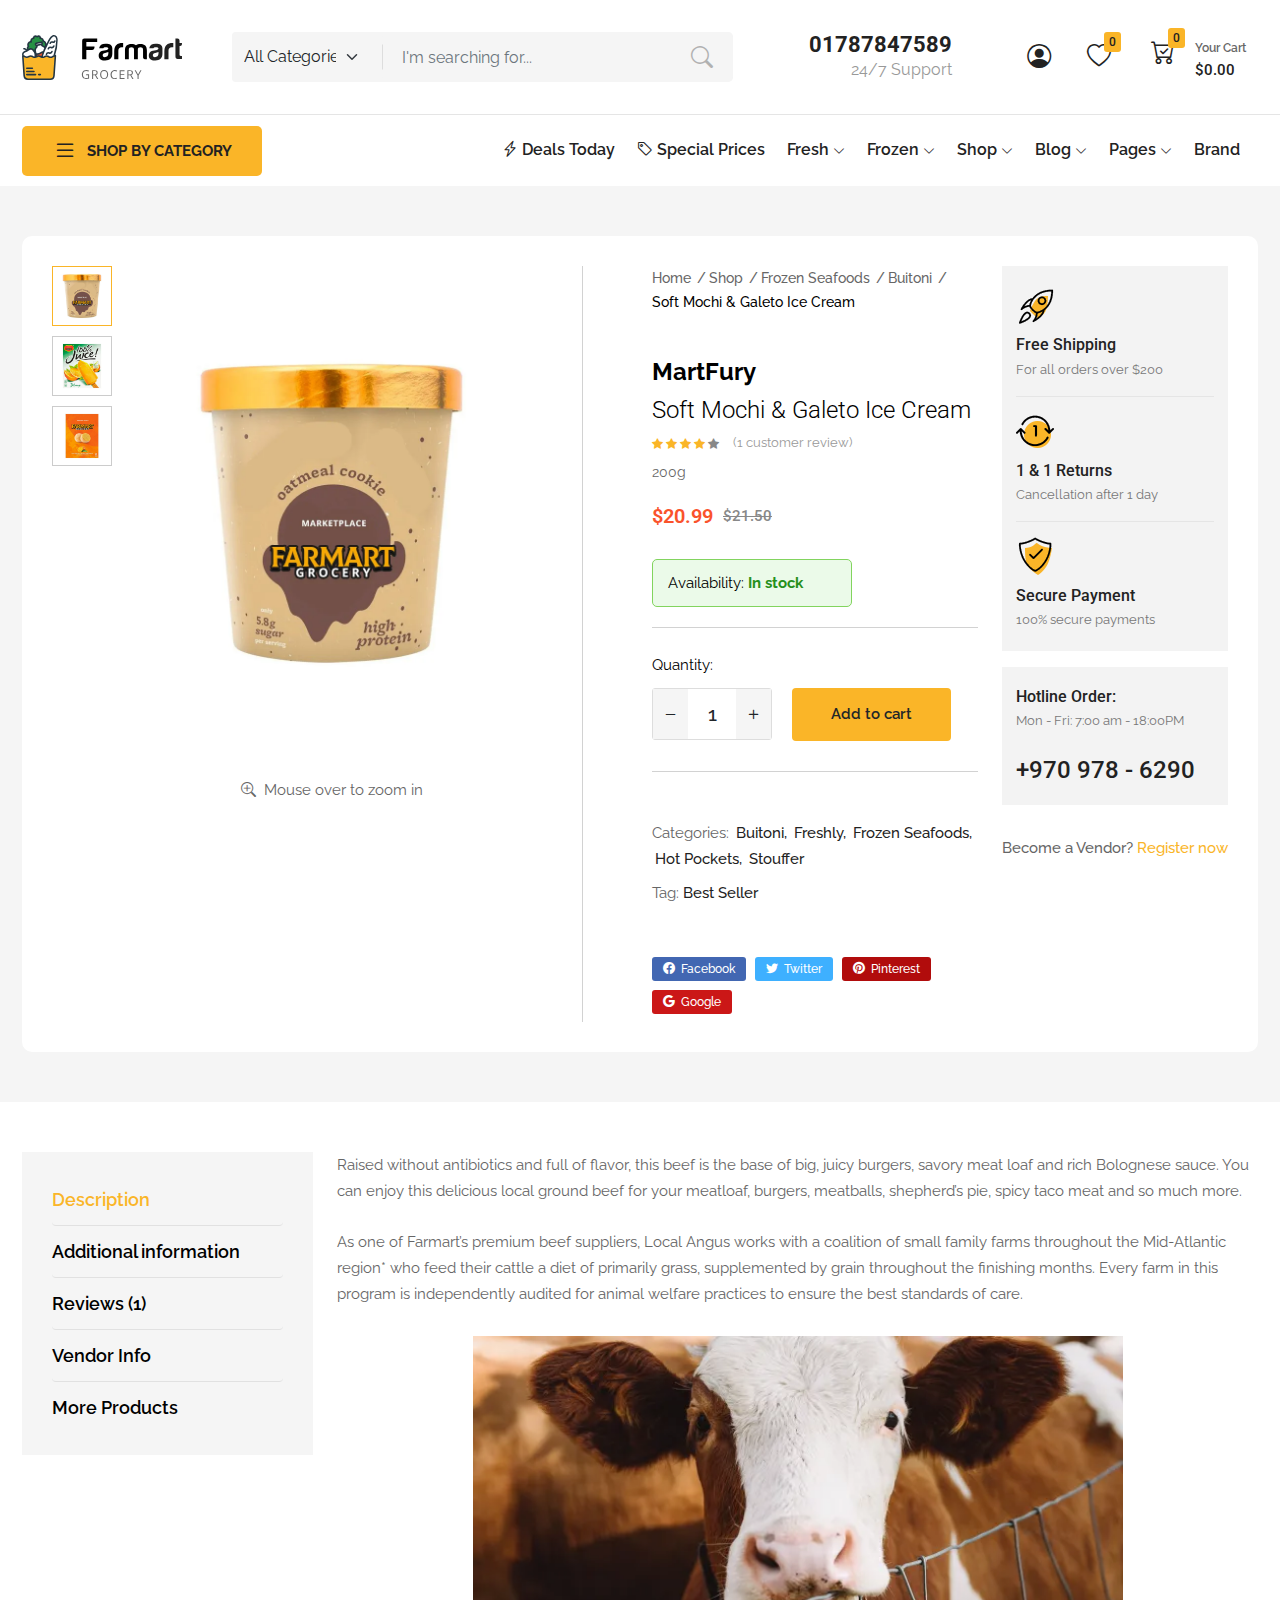
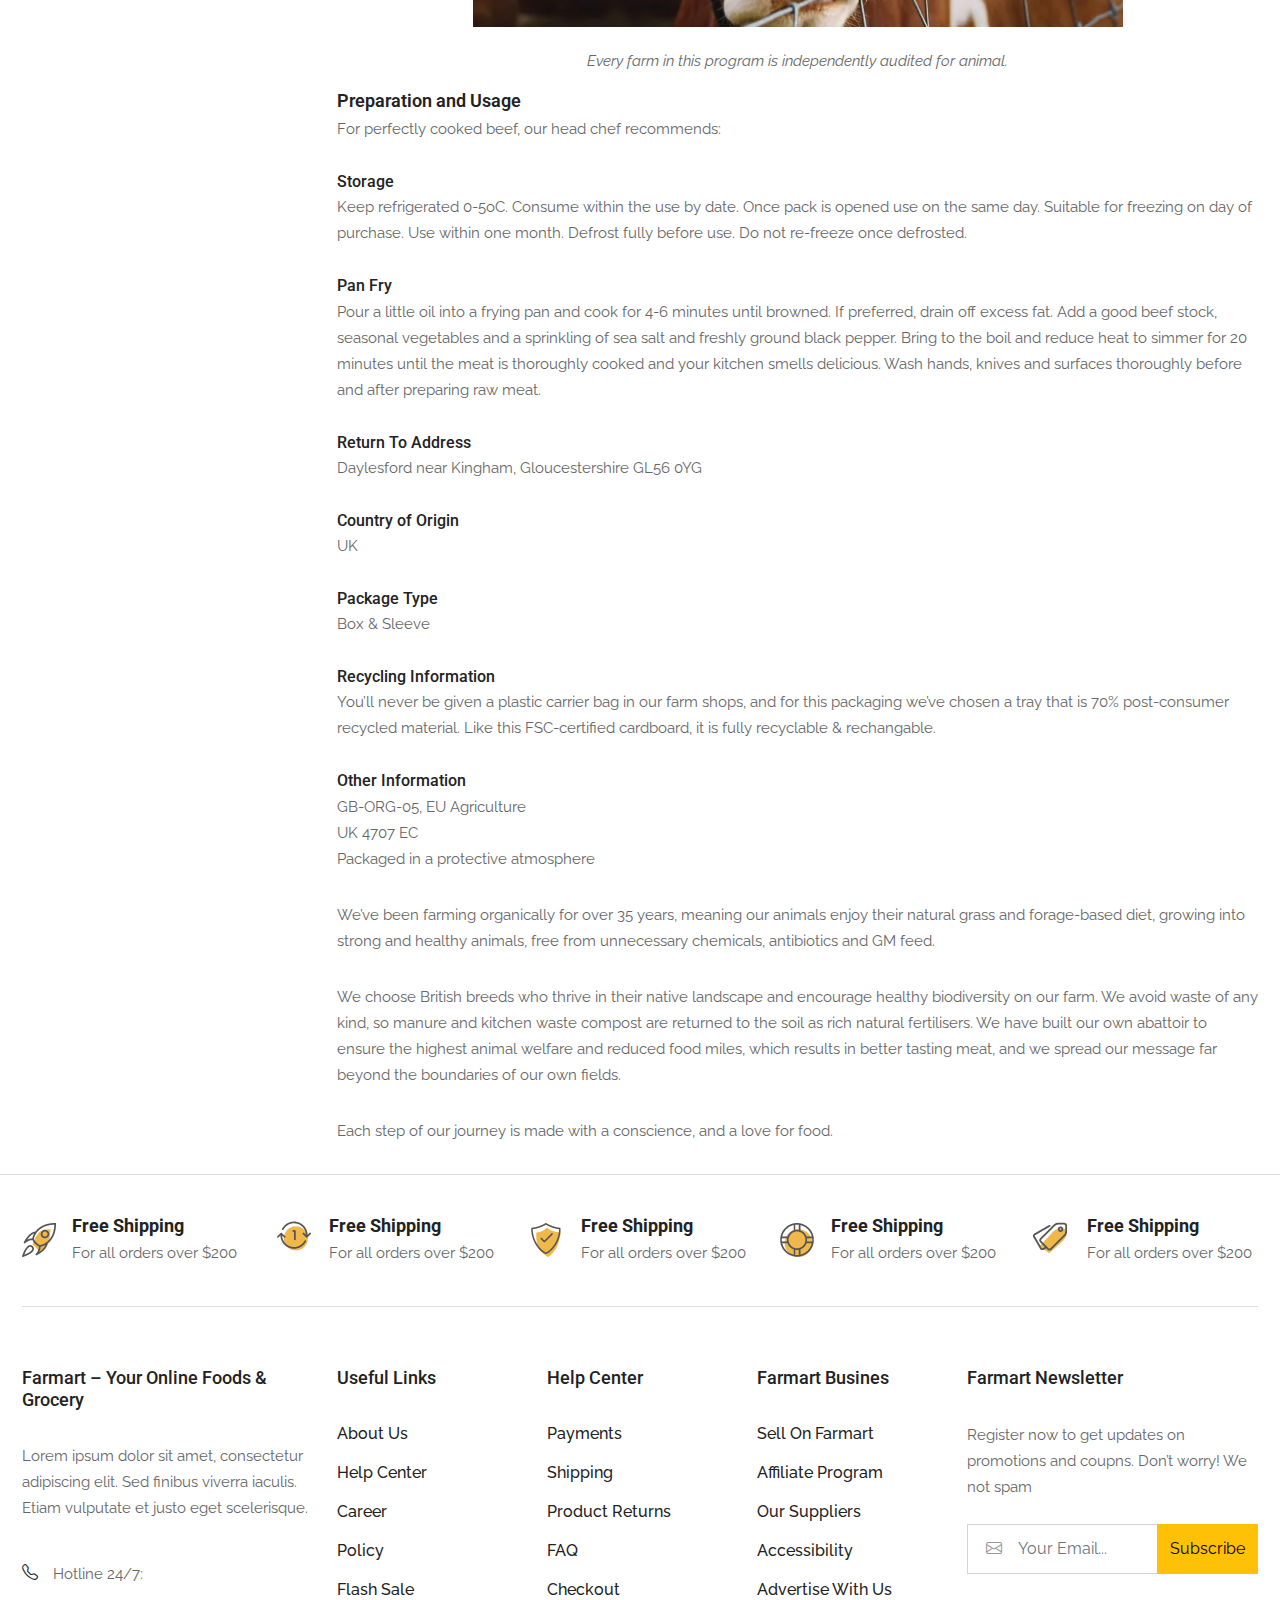
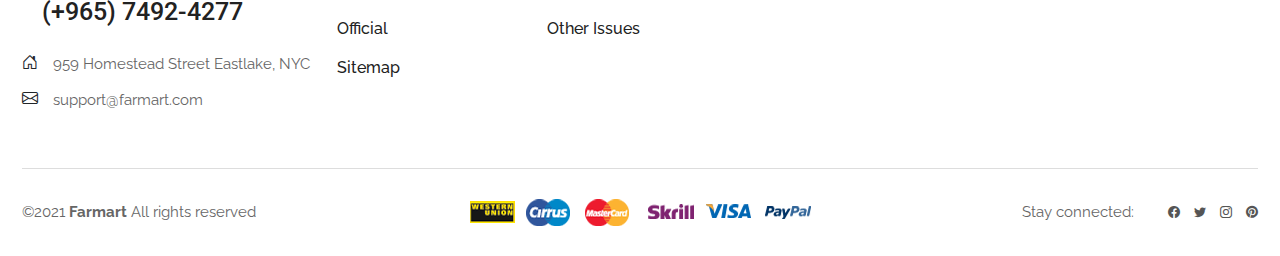
<file: product-details.html>
<!DOCTYPE html>
<html lang="en">

<head>
  <meta charset="UTF-8">
  <meta http-equiv="X-UA-Compatible" content="IE=edge">
  <meta name="viewport"
    content="width=device-width, content=user-scalable=yes, initial-scale=1.0, maximum-scale=5, minimum-scale=1.0">
  <title>NSL - Ecommerce</title>
  <!-- all css file -->
  <link rel="stylesheet" href="https://cdn.jsdelivr.net/npm/bootstrap-icons@1.8.1/font/bootstrap-icons.css">
  <link href="https://fonts.googleapis.com/css2?family=Raleway:wght@300;400;500;600;700;800&display=swap"
    rel="stylesheet">
  <link href="https://fonts.googleapis.com/css2?family=Roboto:wght@300;400;500;700&display=swap" rel="stylesheet">
  <link rel="stylesheet" href="css/bootstrap.min.css">
  <link rel="stylesheet" href="css/slick.css">
  <link rel="stylesheet" href="css/style.css">
  <link rel="stylesheet" href="css/responsive.css">
  <!-- all css file -->
</head>

<body>
  <!-- header part start -->
  <header class="d-none d-xl-block">
    <div class="custom-container">
      <div class="row">
        <div class="col-lg-2 col-xl-2 align-self-center">
          <div class="logo">
            <a href="index.html">
              <img src="images/logo.svg" alt="header" width="160px">
            </a>
          </div>
        </div>
        <div class="col-lg-6 col-xl-5">
          <div class="header-form">
            <form action="#">
              <div class="form-main d-flex justify-content-between">
                <div class="dropdown">
                  <select class="form-select" aria-label="Disabled select example">
                    <option selected>All Categories</option>
                    <option value="1">Breads Sweets</option>
                    <option value="2">Chocolate</option>
                    <option value="3">Stouffer</option>
                    <option value="3">Fizzy Drinks</option>
                    <option value="3">Coffees and Teas</option>
                  </select>
                </div>
                <div class="input-field">
                  <input type="text" class="form-control rounded-0 shadow-none" placeholder="I'm searching for...">
                  <i class="bi bi-search search"></i>
                </div>
              </div>
            </form>
          </div>
        </div>
        <div class="col-lg-4 col-xl-5">
          <div class="header-right-info">
            <div class="row">
              <div class="col-lg-5">
                <div class="number text-end">
                  <h3>01787847589</h3>
                  <span>24/7 Support</span>
                </div>
              </div>
              <div class="col-lg-4 align-self-center">
                <div class="card-info text-end me-3">
                  <ul>
                    <li class="user-info">
                      <a href="login-and-register.html">
                        <i class="bi bi-person-circle"></i>
                      </a>
                    </li>
                    <li class="fav-info">
                      <a href="wishlist.html">
                        <i class="bi bi-heart"></i>
                        <span class="count">0</span>
                      </a>
                    </li>
                  </ul>
                </div>
              </div>
              <div class="col-lg-3 align-self-center">
                <div class="cart-price-info position-relative">
                  <a href="#">
                    <ul class="d-flex">
                      <li class="cart-bag">
                        <i class="bi bi-cart-check"></i>
                        <span class="count">0</span>
                      </li>
                      <li class="cart-text">
                        <p>Your Cart</p>
                        <h5>$0.00</h5>
                      </li>
                    </ul>
                  </a>
                  <div class="cart-price-body-main">
                    <div class="cart-price-body position-absolute">
                      <ul>
                        <li class="d-flex">
                          <div class="img">
                            <a href="#">
                              <img src="images/cart-product-image-1.webp" alt="cart-product-image-1"
                                class="img-fluid w-100">
                            </a>
                          </div>
                          <div class="text">
                            <div class="product-name">
                              <a href="#">Sesame Seed Bread</a>
                            </div>
                            <div class="variation d-flex">
                              <div class="vendor">
                                <p>Vendor:</p>
                              </div>
                              <div class="vendor-name">
                                <a href="#">MartFury</a>
                              </div>
                            </div>
                            <div class="price">
                              <span class="prices">ট 200.00</span>
                              <span>(x1)</span>
                            </div>
                          </div>
                          <div class="delete">
                            <i class="bi bi-trash3"></i>
                          </div>
                        </li>
                        <li class="d-flex">
                          <div class="img">
                            <a href="#">
                              <img src="images/cart-product-image-2.webp" alt="cart-product-image-2"
                                class="img-fluid w-100">
                            </a>
                          </div>
                          <div class="text">
                            <div class="product-name">
                              <a href="#">Sesame Seed Bread</a>
                            </div>
                            <div class="variation d-flex">
                              <div class="vendor">
                                <p>Vendor:</p>
                              </div>
                              <div class="vendor-name">
                                <a href="#">MartFury</a>
                              </div>
                            </div>
                            <div class="price">
                              <span class="prices">ট 200.00</span>
                              <span>(x1)</span>
                            </div>
                          </div>
                          <div class="delete">
                            <i class="bi bi-trash3"></i>
                          </div>
                        </li>
                        <li class="d-flex">
                          <div class="img">
                            <a href="#">
                              <img src="images/cart-product-image-3.webp" alt="cart-product-image-3"
                                class="img-fluid w-100">
                            </a>
                          </div>
                          <div class="text">
                            <div class="product-name">
                              <a href="#">Sesame Seed Bread</a>
                            </div>
                            <div class="variation d-flex">
                              <div class="vendor">
                                <p>Vendor:</p>
                              </div>
                              <div class="vendor-name">
                                <a href="#">MartFury</a>
                              </div>
                            </div>
                            <div class="price">
                              <span class="prices">ট 200.00</span>
                              <span>(x1)</span>
                            </div>
                          </div>
                          <div class="delete">
                            <i class="bi bi-trash3"></i>
                          </div>
                        </li>
                        <li class="d-flex">
                          <div class="img">
                            <a href="#">
                              <img src="images/cart-product-image-3.webp" alt="cart-product-image-3"
                                class="img-fluid w-100">
                            </a>
                          </div>
                          <div class="text">
                            <div class="product-name">
                              <a href="#">Sesame Seed Bread</a>
                            </div>
                            <div class="variation d-flex">
                              <div class="vendor">
                                <p>Vendor:</p>
                              </div>
                              <div class="vendor-name">
                                <a href="#">MartFury</a>
                              </div>
                            </div>
                            <div class="price">
                              <span class="prices">ট 200.00</span>
                              <span>(x1)</span>
                            </div>
                          </div>
                          <div class="delete">
                            <i class="bi bi-trash3"></i>
                          </div>
                        </li>
                      </ul>
                      <div class="cart-control-part">
                        <div class="title">
                          <p>
                            <strong>TOTAL :</strong>
                            <span class="float-end">ট 200.00</span>
                          </p>
                        </div>
                        <div class="button">
                          <a href="cart.html">View Cart</a>
                          <a href="checkout.html" class="check">Checkout</a>
                        </div>
                      </div>
                    </div>
                  </div>
                </div>
              </div>
            </div>
          </div>
        </div>
      </div>
    </div>
  </header>
  <!-- header part end -->
  <!-- navbar part start -->
  <nav class="d-none d-xl-block">
    <div class="custom-container">
      <div class="row">
        <div class="col-lg-2 col-xl-2 col-xxl-2 align-self-center">
          <div class="nav-side-menu">
            <a href="#" class="d-flex justify-content-center">
              <i class="bi bi-list"></i>
              <span>Shop By Category</span>
            </a>
            <div class="dropdown-main pt-3">
              <div class="dropdown-category-menu">
                <ul>
                  <li><a href="#">Daily Deals</a></li>
                  <li><a href="#">Top Promotions</a></li>
                  <li><a href="#">New Arrivals</a></li>
                  <li><a href="#">Fruits & Vegetables <i class="float-end pe-0 bi bi-chevron-right"></i></a>
                    <div class="dropdown-sub-menu">
                      <div class="row g-0">
                        <div class="col-lg-6">
                          <div class="child-menu-item">
                            <ul>
                              <li class="list-menu-title"><b>Fruits</b></li>
                              <li><a href="#">Apples</a></li>
                              <li><a href="#">Bananas</a></li>
                              <li><a href="#">Berries</a></li>
                              <li><a href="#">Oranges & Easy Peelers</a></li>
                              <li><a href="#">Grapes</a></li>
                              <li><a href="#">Lemons & Limes</a></li>
                              <li><a href="#">Peaches & Nectarines</a></li>
                              <li><a href="#">Pears</a></li>
                              <li><a href="#">Melon</a></li>
                              <li><a href="#" class="all-products">See all products</a></li>
                            </ul>
                          </div>
                        </div>
                        <div class="col-lg-6">
                          <div class="child-menu-item">
                            <ul>
                              <li class="list-menu-title"><b>Vegitables</b></li>
                              <li><a href="#">Apples</a></li>
                              <li><a href="#">Bananas</a></li>
                              <li><a href="#">Berries</a></li>
                              <li><a href="#">Oranges & Easy Peelers</a></li>
                              <li><a href="#">Grapes</a></li>
                              <li><a href="#">Lemons & Limes</a></li>
                              <li><a href="#" class="fresh-drink">FRESHLY DRINK ORANGE JUICE.</a></li>
                              <li><a href="#" class="btn shadow-none">Shop Now</a></li>
                            </ul>
                          </div>
                        </div>
                      </div>
                    </div>
                  </li>
                  <li><a href="#">Breads Sweets <i class="float-end pe-0 bi bi-chevron-right"></i></a>
                    <div class="dropdown-sub-menu">
                      <div class="row g-0">
                        <div class="col-lg-6">
                          <div class="child-menu-item">
                            <ul>
                              <li class="list-menu-title"><b>Fruits</b></li>
                              <li><a href="#">Apples</a></li>
                              <li><a href="#">Bananas</a></li>
                              <li><a href="#">Berries</a></li>
                              <li><a href="#">Oranges & Easy Peelers</a></li>
                              <li><a href="#">Grapes</a></li>
                              <li><a href="#">Lemons & Limes</a></li>
                              <li><a href="#">Peaches & Nectarines</a></li>
                              <li><a href="#">Pears</a></li>
                              <li><a href="#">Melon</a></li>
                              <li><a href="#" class="all-products">See all products</a>
                              </li>
                            </ul>
                          </div>
                        </div>
                        <div class="col-lg-6">
                          <div class="child-menu-item">
                            <ul>
                              <li class="list-menu-title"><b>Vegitables</b></li>
                              <li><a href="#">Apples</a></li>
                              <li><a href="#">Bananas</a></li>
                              <li><a href="#">Berries</a></li>
                              <li><a href="#">Oranges & Easy Peelers</a></li>
                              <li><a href="#">Grapes</a></li>
                              <li><a href="#">Lemons & Limes</a></li>
                              <li><a href="#" class="fresh-drink">FRESHLY DRINK ORANGE JUICE.</a></li>
                              <li><a href="#" class="btn shadow-none">Shop Now</a></li>
                            </ul>
                          </div>
                        </div>
                      </div>
                    </div>
                  </li>
                  <li><a href="#">Frozen Seafoods</a></li>
                  <li><a href="#">Raw Meats</a></li>
                  <li><a href="#">Wines & Alcohol Drinks <i class="float-end pe-0 bi bi-chevron-right"></i></a>
                    <div class="dropdown-sub-menu">
                      <div class="row g-0">
                        <div class="col-lg-6">
                          <div class="child-menu-item">
                            <ul>
                              <li class="list-menu-title"><b>Fruits</b></li>
                              <li><a href="#">Apples</a></li>
                              <li><a href="#">Bananas</a></li>
                              <li><a href="#">Berries</a></li>
                              <li><a href="#">Oranges & Easy Peelers</a></li>
                              <li><a href="#">Grapes</a></li>
                              <li><a href="#">Lemons & Limes</a></li>
                              <li><a href="#">Peaches & Nectarines</a></li>
                              <li><a href="#">Pears</a></li>
                              <li><a href="#">Melon</a></li>
                              <li><a href="#" class="all-products">See all products</a>
                              </li>
                            </ul>
                          </div>
                        </div>
                        <div class="col-lg-6">
                          <div class="child-menu-item">
                            <ul>
                              <li class="list-menu-title"><b>Vegitables</b></li>
                              <li><a href="#">Apples</a></li>
                              <li><a href="#">Bananas</a></li>
                              <li><a href="#">Berries</a></li>
                              <li><a href="#">Oranges & Easy Peelers</a></li>
                              <li><a href="#">Grapes</a></li>
                              <li><a href="#">Lemons & Limes</a></li>
                              <li><a href="#" class="fresh-drink">FRESHLY DRINK ORANGE JUICE.</a></li>
                              <li><a href="#" class="btn shadow-none">Shop Now</a></li>
                            </ul>
                          </div>
                        </div>
                      </div>
                    </div>
                  </li>
                  <li><a href="#">Tea & Coffee</a></li>
                  <li><a href="#">Milks and Dairies</a></li>
                  <li><a href="#">Pet Foods</a></li>
                </ul>
              </div>
            </div>
          </div>
        </div>
        <div class="col-lg-8 col-xl-10 col-xxl-8 align-self-center">
          <div class="menu">
            <ul>
              <li>
                <a href="#">
                  <i class="bi bi-lightning-charge"></i>
                  Deals Today
                </a>
              </li>
              <li>
                <a href="#">
                  <i class="bi bi-tag"></i>
                  Special Prices
                </a>
              </li>
              <li>
                <a href="#">
                  Fresh
                  <i class="bi bi-chevron-down"></i>
                </a>
                <ul>
                  <li><a href="#">Fruit</a></li>
                  <li><a href="#">Meat & Poultry</a></li>
                  <li><a href="#">Milk, Butter & Eggs</a></li>
                  <li><a href="#">Vegetables</a></li>
                </ul>
              </li>
              <li>
                <a href="#">
                  Frozen
                  <i class="bi bi-chevron-down"></i>
                </a>
                <ul>
                  <li><a href="#">Fruit</a></li>
                  <li><a href="#">Meat & Poultry</a></li>
                  <li><a href="#">Milk, Butter & Eggs</a></li>
                  <li><a href="#">Vegetables</a></li>
                </ul>
              </li>
              <li>
                <a href="shop.html">
                  Shop
                  <i class="bi bi-chevron-down"></i>
                </a>
                <ul>
                  <li><a href="shop.html">Shop</a></li>
                  <li><a href="cart.html">Cart</a></li>
                  <li><a href="checkout.html">Checkout</a></li>
                  <li><a href="product-details.html">Single Product</a></li>
                </ul>
              </li>
              <li>
                <a href="#">
                  Blog
                  <i class="bi bi-chevron-down"></i>
                </a>
                <ul>
                  <li><a href="#">Fruit</a></li>
                  <li><a href="#">Meat & Poultry</a></li>
                  <li><a href="#">Milk, Butter & Eggs</a></li>
                  <li><a href="#">Vegetables</a></li>
                </ul>
              </li>
              <li>
                <a href="#">
                  Pages
                  <i class="bi bi-chevron-down"></i>
                </a>
                <ul>
                  <li><a href="about-us.html">About Us</a></li>
                  <li><a href="contact-us.html">Contact Us</a></li>
                  <li><a href="faq.html">FAQs</a></li>
                  <li><a href="404-page.html">Page 404</a></li>
                </ul>
              </li>
              <li>
                <a href="shop.html">
                  Brand
                </a>
              </li>
            </ul>
          </div>
        </div>
        <div class="col-lg-2 col-xxl-2 align-self-center">
          <div class="recent-view text-end">
            <ul>
              <li>
                <a href="#" class="recent-view-tag">
                  <i class="bi bi-arrow-repeat"></i>
                  Recently Viewed
                </a>
                <div class="recen-view-body text-start">
                  <ul>
                    <li>
                      <a href="product-details.html">
                        <div class="img">
                          <img src="images/product-list-image-1.webp" alt="product-list-image-1" class="img-fluid">
                        </div>
                      </a>
                    </li>
                    <li>
                      <a href="product-details.html">
                        <div class="img">
                          <img src="images/product-list-image-2.webp" alt="product-list-image-2" class="img-fluid">
                        </div>
                      </a>
                    </li>
                    <li>
                      <a href="product-details.html">
                        <div class="img">
                          <img src="images/product-list-image-3.webp" alt="product-list-image-3" class="img-fluid">
                        </div>
                      </a>
                    </li>
                    <li>
                      <a href="product-details.html">
                        <div class="img">
                          <img src="images/product-list-image-4.webp" alt="product-list-image-4" class="img-fluid">
                        </div>
                      </a>
                    </li>
                    <li>
                      <a href="product-details.html">
                        <div class="img">
                          <img src="images/product-list-image-5.webp" alt="product-list-image-5" class="img-fluid">
                        </div>
                      </a>
                    </li>
                  </ul>
                </div>
              </li>
            </ul>
          </div>
        </div>
      </div>
    </div>
  </nav>
  <!-- navbar part end -->
  <!-- mobile menu part start -->
  <div class="mobile-menu d-block d-xl-none">
    <div class="custom-container">
      <div class="menu-main d-flex justify-content-between">
        <div class="left-bar">
          <i class="bi bi-list bar-icon"></i>
        </div>
        <div class="mid-image text-center align-self-center">
          <a href="index.html"><img src="images/logo.svg" alt="logo" width="140"></a>
        </div>
        <div class="right-info align-self-center">
          <ul>
            <li class="mobile-cart">
              <i class="bi bi-cart-check"></i>
              <sup>0</sup>
            </li>
            <li><i class="bi bi-search search"></i></li>
          </ul>
        </div>
      </div>
    </div>
    <div class="right-search-option">
      <div class="form">
        <div class="custom-container">
          <form action="#">
            <div class="main-group d-flex">
              <div class="input-group position-relative">
                <input type="text" placeholder="I am searching for..." class="shadow-none">
              </div>
              <span class="align-self-center cancel">Cancel</span>
            </div>
          </form>
        </div>
      </div>
    </div>
    <div class="main-overlay"></div>
    <div class="left-menu-body">
      <div class="menu-header">
        <ul>
          <li><i class="bi bi-arrow-left close-menu"></i></li>
          <li class="float-end">
            <a href="#">
              <i class="bi bi-person-circle"></i>
              <span class="ps-1">Login & Register</span>
            </a>
          </li>
        </ul>
      </div>
      <div class="menu-list-part">
        <ul>
          <li><a href="#">DEALS TODAY</a></li>
          <li><a href="#">SPECAL PRICES</a></li>
          <li class="hasDD">
            <a href="https://htmlcolorcodes.com/colors/shades-of-yellow/">FRESH</a>
            <span class=""><i class="bi bi-chevron-down float-end"></i></span>
            <ul class="child">
              <li><a href="https://htmlcolorcodes.com/colors/shades-of-yellow/">Fruit</a></li>
              <li><a href="#">Meat & Poultry</a></li>
              <li><a href="#">Milk, Butter & Eggs</a></li>
              <li><a href="#">Vegetables</a></li>
            </ul>
          </li>
          <li class="hasDD">
            <a href="https://htmlcolorcodes.com/colors/shades-of-yellow/">FROZEN</a>
            <span class=""><i class="bi bi-chevron-down float-end"></i></span>
            <ul class="child">
              <li><a href="https://htmlcolorcodes.com/colors/shades-of-yellow/">Fruit</a></li>
              <li><a href="#">Meat & Poultry</a></li>
              <li><a href="#">Milk, Butter & Eggs</a></li>
              <li><a href="#">Vegetables</a></li>
            </ul>
          </li>
          <li><a href="#">SHOP</a></li>
          <li><a href="#">BLOG</a></li>
          <li class="hasDD">
            <a href="https://htmlcolorcodes.com/colors/shades-of-yellow/">PAGES</a>
            <span class=""><i class="bi bi-chevron-down float-end"></i></span>
            <ul class="child">
              <li><a href="about-us.html">About Us</a></li>
              <li><a href="contact-us.html">Contact Us</a></li>
              <li><a href="faq.html">FAQs</a></li>
              <li><a href="404-page.html">Page 404</a></li>
            </ul>
          </li>
          <li><a href="shop.html">BRANDS</a></li>
        </ul>
      </div>
    </div>
  </div>
  <!-- mobile menu part end -->

  <!-- product details part start -->
  <section class="product-details-page">
    <div class="product-details-bg">
      <div class="custom-container">
        <div class="product-information-main">
          <div class="row">
            <div class="col-lg-12 col-xl-5">
              <div class="row">
                <div class="col-lg-2 col-md-2">
                  <div class="mini-side-image">
                    <ul>
                      <li class="zoom-child-image active"><img src="images/product-details-image-1.webp"
                          alt="product-details-image-1" class="img-fluid w-100"></li>
                      <li class="zoom-child-image"><img src="images/product-details-image-2.webp"
                          alt="product-details-image-2" class="img-fluid w-100"></li>
                      <li class="zoom-child-image"><img src="images/product-details-image-3.webp"
                          alt="product-details-image-3" class="img-fluid w-100"></li>
                    </ul>
                  </div>
                </div>
                <div class="col-lg-10 col-md-10">
                  <div class="big-side-image">
                    <img id="NZoomImg" data-NZoomscale="2" src="images/product-details-image-1.webp"
                      alt="product-details-image-1" class="img-fluid w-100">
                  </div>
                  <p class="text-center pt-3"><i class="bi bi-zoom-in me-1"></i> Mouse over to zoom in</p>
                </div>
              </div>
            </div>
            <div class="col-lg-12 col-xl-6 ms-auto">
              <div class="prd-right-details">
                <div class="row">
                  <div class="col-lg-7 col-md-7">
                    <div class="product-details-info">
                      <div class="prd-details-breadcrumb-list">
                        <ul>
                          <li><a href="index.html">Home</a></li>
                          <li><a href="shop.html">Shop</a></li>
                          <li><a href="shop.html">Frozen Seafoods</a></li>
                          <li><a href="shop.html">Buitoni</a></li>
                          <li>Soft Mochi & Galeto Ice Cream</li>
                        </ul>
                      </div>
                      <div class="prd-title">
                        <a href="#">MartFury</a>
                      </div>
                      <div class="prd-slug">
                        <h3>Soft Mochi & Galeto Ice Cream</h3>
                      </div>
                      <div class="prd-rating">
                        <ul>
                          <li>
                            <span><i class="bi bi-star-fill"></i></span>
                            <span><i class="bi bi-star-fill"></i></span>
                            <span><i class="bi bi-star-fill"></i></span>
                            <span><i class="bi bi-star-fill"></i></span>
                            <span class="no-rating"><i class="bi bi-star-fill"></i></span>
                          </li>
                          <li>(1 customer review)</li>
                        </ul>
                      </div>
                      <div class="unit">
                        <span>200g</span>
                      </div>
                      <div class="price d-flex">
                        <div class="new-price">
                          <p>$20.99</p>
                        </div>
                        <div class="old-price">
                          <p>$21.50</p>
                        </div>
                      </div>
                      <div class="stock-button">
                        <p>Availability: <span>In stock</span></p>
                      </div>
                      <div class="quantity pt-4">
                        <p>Quantity:</p>
                        <div class="quantity-main d-flex">
                          <div class="qnt-number">
                            <ul>
                              <li><i class="bi bi-dash"></i></li>
                              <li class="mid-number">1</li>
                              <li><i class="bi bi-plus"></i></li>
                            </ul>
                          </div>
                          <div>
                            <button class="btn shadow-none">Add to cart</button>
                          </div>
                        </div>
                      </div>
                      <div class="categories pt-5 pb-2">
                        <p>
                          <span>Categories:</span>
                          <a href="#">Buitoni,</a>
                          <a href="#">Freshly,</a>
                          <a href="#">Frozen Seafoods,</a>
                          <a href="#">Hot Pockets,</a>
                          <a href="#">Stouffer</a>
                        </p>
                      </div>
                      <div class="tags">
                        <p>
                          <span>Tag:</span>
                          <a href="#">Best Seller</a>
                        </p>
                      </div>
                      <div class="social">
                        <a class="facebook" href="#"><i class="bi bi-facebook"></i> Facebook</a>
                        <a class="twitter" href="#"><i class="bi bi-twitter"></i> Twitter</a>
                        <a class="pinterest" href="#"><i class="bi bi-pinterest"></i> Pinterest</a>
                        <a class="google" href="#"><i class="bi bi-google"></i> Google</a>
                      </div>
                    </div>
                  </div>
                  <div class="col-lg-5 col-md-5">
                    <div class="prd-right-info">
                      <div class="info-box">
                        <ul>
                          <li class="float-start me-4">
                            <img src="images/product-info-icon-1.webp" alt="footer-top-icon-1">
                          </li>
                          <li>
                            <h6>Free Shipping</h6>
                            <span>For all orders over $200</span>
                          </li>
                        </ul>
                        <ul>
                          <li class="float-start me-4">
                            <img src="images/product-info-icon-2.webp" alt="footer-top-icon-2">
                          </li>
                          <li>
                            <h6>1 & 1 Returns</h6>
                            <span>Cancellation after 1 day</span>
                          </li>
                        </ul>
                        <ul>
                          <li class="float-start me-4">
                            <img src="images/product-info-icon-3.webp" alt="footer-top-icon-3">
                          </li>
                          <li>
                            <h6>Secure Payment</h6>
                            <span>100% secure payments</span>
                          </li>
                        </ul>
                      </div>
                      <div class="info-box mt-3">
                        <h6>Hotline Order:</h6>
                        <span>Mon - Fri: 7:00 am - 18:00PM</span>
                        <h4 class="pt-4">+970 978 - 6290</h4>
                      </div>
                      <div class="register-now">
                        <p>
                          Become a Vendor?
                          <a href="login-and-register.html">Register now</a>
                        </p>
                      </div>
                    </div>
                  </div>
                </div>
              </div>
            </div>
          </div>
        </div>
      </div>
    </div>
    <div class="product-summery">
      <div class="custom-container">
        <div class="row">
          <div class="col-lg-4 col-xl-3 col-md-4">
            <div class="left-side-option">
              <div class="nav flex-column nav-pills me-3" id="v-pills-tab" role="tablist" aria-orientation="vertical">
                <button class="nav-link active" id="v-pills-home-tab" data-bs-toggle="pill"
                  data-bs-target="#v-pills-home" type="button" role="tab" aria-controls="v-pills-home"
                  aria-selected="true">Description</button>
                <button class="nav-link" id="v-pills-profile-tab" data-bs-toggle="pill"
                  data-bs-target="#v-pills-profile" type="button" role="tab" aria-controls="v-pills-profile"
                  aria-selected="false">Additional information</button>
                <button class="nav-link" id="v-pills-messages-tab" data-bs-toggle="pill"
                  data-bs-target="#v-pills-messages" type="button" role="tab" aria-controls="v-pills-messages"
                  aria-selected="false">Reviews (1)</button>
                <button class="nav-link" id="v-pills-settings-tab" data-bs-toggle="pill"
                  data-bs-target="#v-pills-settings" type="button" role="tab" aria-controls="v-pills-settings"
                  aria-selected="false">Vendor Info</button>
                <button class="nav-link" id="v-pills-setting-tab" data-bs-toggle="pill"
                  data-bs-target="#v-pills-setting" type="button" role="tab" aria-controls="v-pills-setting"
                  aria-selected="false">More Products</button>
              </div>
            </div>
          </div>
          <div class="col-lg-8 col-xl-9 col-md-8">
            <div class="tab-content" id="v-pills-tabContent">
              <div class="tab-pane fade show active" id="v-pills-home" role="tabpanel"
                aria-labelledby="v-pills-home-tab">
                <div class="summery-description">
                  <p class="top-des">Raised without antibiotics and full of flavor, this beef is the base of big, juicy
                    burgers, savory meat loaf and rich
                    Bolognese sauce. You can enjoy this delicious local ground beef for your meatloaf, burgers,
                    meatballs, shepherd’s pie,
                    spicy taco meat and so much more.</p>
                  <p class="top-des">As one of Farmart’s premium beef suppliers, Local Angus works with a coalition of
                    small family farms throughout the
                    Mid-Atlantic region* who feed their cattle a diet of primarily grass, supplemented by grain
                    throughout the finishing
                    months. Every farm in this program is independently audited for animal welfare practices to ensure
                    the best standards of
                    care.</p>
                  <div class="img">
                    <img src="images/summery-description-image.webp" alt="summery-description-image"
                      class="img-fluid w-100">
                  </div>
                  <div class="image-title">
                    <p class="text-center fst-italic py-3">
                      Every farm in this program is independently audited for animal.
                    </p>
                  </div>
                  <div class="summery-block-des">
                    <h5>Preparation and Usage</h5>
                    <p>For perfectly cooked beef, our head chef recommends:</p>
                  </div>
                  <div class="summery-block-des">
                    <h6>Storage</h6>
                    <p>Keep refrigerated 0-5oC. Consume within the use by date. Once pack is opened use on the same day.
                      Suitable for freezing
                      on day of purchase. Use within one month. Defrost fully before use. Do not re-freeze once
                      defrosted.</p>
                  </div>
                  <div class="summery-block-des">
                    <h6>Pan Fry</h6>
                    <p>Pour a little oil into a frying pan and cook for 4-6 minutes until browned. If preferred, drain
                      off excess fat. Add a
                      good beef stock, seasonal vegetables and a sprinkling of sea salt and freshly ground black pepper.
                      Bring to the boil and
                      reduce heat to simmer for 20 minutes until the meat is thoroughly cooked and your kitchen smells
                      delicious. Wash hands,
                      knives and surfaces thoroughly before and after preparing raw meat.</p>
                  </div>
                  <div class="summery-block-des">
                    <h6>Return To Address</h6>
                    <p>Daylesford near Kingham, Gloucestershire GL56 0YG</p>
                  </div>
                  <div class="summery-block-des">
                    <h6>Country of Origin</h6>
                    <p>UK</p>
                  </div>
                  <div class="summery-block-des">
                    <h6>Package Type</h6>
                    <p>Box & Sleeve</p>
                  </div>
                  <div class="summery-block-des">
                    <h6>Recycling Information</h6>
                    <p>You’ll never be given a plastic carrier bag in our farm shops, and for this packaging we’ve
                      chosen a tray that is 70%
                      post-consumer recycled material. Like this FSC-certified cardboard, it is fully recyclable &
                      rechangable.</p>
                  </div>
                  <div class="summery-block-des">
                    <h6>Other Information</h6>
                    <ul>
                      <li>
                        <p>GB-ORG-05, EU Agriculture</p>
                      </li>
                      <li>
                        <p>UK 4707 EC</p>
                      </li>
                      <li>
                        <p>Packaged in a protective atmosphere</p>
                      </li>
                    </ul>
                  </div>
                  <div class="summery-block-des">
                    <p>We’ve been farming organically for over 35 years, meaning our animals enjoy their natural grass
                      and forage-based diet,
                      growing into strong and healthy animals, free from unnecessary chemicals, antibiotics and GM feed.
                    </p>
                  </div>
                  <div class="summery-block-des">
                    <p>We choose British breeds who thrive in their native landscape and encourage healthy biodiversity
                      on our farm. We avoid
                      waste of any kind, so manure and kitchen waste compost are returned to the soil as rich natural
                      fertilisers. We have
                      built our own abattoir to ensure the highest animal welfare and reduced food miles, which results
                      in better tasting
                      meat, and we spread our message far beyond the boundaries of our own fields.
                    </p>
                  </div>
                  <div class="summery-block-des">
                    <p>Each step of our journey is made with a conscience, and a love for food.
                    </p>
                  </div>
                </div>
              </div>
              <div class="tab-pane fade" id="v-pills-profile" role="tabpanel" aria-labelledby="v-pills-profile-tab">
                <div class="adn-info">
                  <h3>Additional information</h3>
                  <table class="table table-bordered">
                    <tbody>
                      <tr>
                        <th>Weight</th>
                        <td>200g</td>
                      </tr>
                    </tbody>
                  </table>
                </div>
              </div>
              <div class="tab-pane fade" id="v-pills-messages" role="tabpanel" aria-labelledby="v-pills-messages-tab">
                <div class="row">
                  <div class="col-lg-12 col-xl-6 col-xxl-5 pe-xxl-0">
                    <div class="rating-box">
                      <h3>5.00</h3>
                      <div class="product-rating">
                        <ul>
                          <li><i class="bi bi-star-fill"></i></li>
                          <li><i class="bi bi-star-fill"></i></li>
                          <li><i class="bi bi-star-fill"></i></li>
                          <li><i class="bi bi-star-fill"></i></li>
                          <li><i class="bi bi-star-fill"></i></li>
                        </ul>
                        <p>Avg. Star Rating: <span>(1 Review)</span></p>
                      </div>
                      <div class="bar-rating-main">
                        <div class="bar-rating mb-2 d-flex justify-content-between">
                          <div class="rating-title">
                            <h6>5 Stars</h6>
                          </div>
                          <div class="rating-bars align-self-center">
                            <div class="progress">
                              <div class="progress-bar" role="progressbar" style="width: 100%" aria-valuenow="25"
                                aria-valuemin="0" aria-valuemax="100"></div>
                            </div>
                          </div>
                          <div class="rating-percent">
                            <h5>0%</h5>
                          </div>
                        </div>
                        <div class="bar-rating mb-2 d-flex justify-content-between">
                          <div class="rating-title">
                            <h6>4 Stars</h6>
                          </div>
                          <div class="rating-bars align-self-center">
                            <div class="progress">
                              <div class="progress-bar" role="progressbar" style="width: 0%" aria-valuenow="25"
                                aria-valuemin="0" aria-valuemax="100"></div>
                            </div>
                          </div>
                          <div class="rating-percent">
                            <h5>100%</h5>
                          </div>
                        </div>
                        <div class="bar-rating mb-2 d-flex justify-content-between">
                          <div class="rating-title">
                            <h6>3 Stars</h6>
                          </div>
                          <div class="rating-bars align-self-center">
                            <div class="progress">
                              <div class="progress-bar" role="progressbar" style="width: 0%" aria-valuenow="25"
                                aria-valuemin="0" aria-valuemax="100"></div>
                            </div>
                          </div>
                          <div class="rating-percent">
                            <h5>0%</h5>
                          </div>
                        </div>
                        <div class="bar-rating mb-2 d-flex justify-content-between">
                          <div class="rating-title">
                            <h6>2 Stars</h6>
                          </div>
                          <div class="rating-bars align-self-center">
                            <div class="progress">
                              <div class="progress-bar" role="progressbar" style="width: 0%" aria-valuenow="25"
                                aria-valuemin="0" aria-valuemax="100"></div>
                            </div>
                          </div>
                          <div class="rating-percent">
                            <h5>0%</h5>
                          </div>
                        </div>
                        <div class="bar-rating mb-2 d-flex justify-content-between">
                          <div class="rating-title">
                            <h6>1 Stars</h6>
                          </div>
                          <div class="rating-bars align-self-center">
                            <div class="progress">
                              <div class="progress-bar" role="progressbar" style="width: 0%" aria-valuenow="25"
                                aria-valuemin="0" aria-valuemax="100"></div>
                            </div>
                          </div>
                          <div class="rating-percent">
                            <h5>0%</h5>
                          </div>
                        </div>
                      </div>
                    </div>
                  </div>
                  <div class="col-lg-12 col-xl-6 ps-xxl-0 col-xxl-6 ms-auto">
                    <div class="add-review-box">
                      <h3>Add your review</h3>
                      <p>Your email address will not be published. Required fields are marked <sup
                          class="text-danger">*</sup></p>
                      <ul class="pb-3">
                        <li>Your rating:</li>
                        <li>
                          <span><i class="bi bi-star-fill"></i></span>
                          <span><i class="bi bi-star-fill"></i></span>
                          <span><i class="bi bi-star-fill"></i></span>
                          <span><i class="bi bi-star-fill"></i></span>
                          <span><i class="bi bi-star-fill"></i></span>
                        </li>
                      </ul>
                      <form>
                        <div class="row">
                          <div class="col-lg-12">
                            <div class="mb-3">
                              <label for="exampleInputEmail1" class="form-label">Review: <sup
                                  class="text-danger">*</sup></label>
                              <textarea rows="5" class="form-control shadow-none"></textarea>
                            </div>
                          </div>
                          <div class="col-lg-6">
                            <div class="mb-3">
                              <label for="exampleInputPassword1" class="form-label">Name: <sup
                                  class="text-danger">*</sup></label>
                              <input type="text" class="form-control shadow-none" id="exampleInputPassword1">
                            </div>
                          </div>
                          <div class="col-lg-6">
                            <div class="mb-3">
                              <label for="exampleInputPassword1" class="form-label">Email: <sup
                                  class="text-danger">*</sup></label>
                              <input type="email" class="form-control shadow-none" id="exampleInputPassword1">
                            </div>
                          </div>
                          <div class="col-lg-12">
                            <div class="mb-3 form-check">
                              <input type="checkbox" class="form-check-input shadow-none rounded-0" id="exampleCheck1">
                              <label class="form-check-label" for="exampleCheck1">Save my name, email, and website in
                                this browser for the next time I comment.</label>
                            </div>
                          </div>
                          <div class="col-lg-12">
                            <div class="mt-3 button">
                              <button class="btn btn-warning shadow-none" type="submit">Submit Review</button>
                            </div>
                          </div>
                        </div>
                      </form>
                    </div>
                  </div>
                  <div class="col-lg-12">
                    <div class="review-post">
                      <div class="post-title">
                        <h3>1 Review For This Product</h3>
                        <div class="post-list d-flex">
                          <div class="image">
                            <img src="images/brand-image-1.jpg" alt="brand-image-1" class="img-fluid w-100">
                          </div>
                          <div class="text">
                            <h6>
                              admindokan112
                              <span>– May 27, 2021</span>
                            </h6>
                            <ul>
                              <li>
                                <span><i class="bi bi-star-fill"></i></span>
                                <span><i class="bi bi-star-fill"></i></span>
                                <span><i class="bi bi-star-fill"></i></span>
                                <span><i class="bi bi-star-fill"></i></span>
                                <span class="gray"><i class="bi bi-star-fill"></i></span>
                              </li>
                            </ul>
                            <p>Mangoes Mangoes is Review
                            </p>
                          </div>
                        </div>
                      </div>
                    </div>
                  </div>
                </div>
              </div>
              <div class="tab-pane fade" id="v-pills-settings" role="tabpanel" aria-labelledby="v-pills-settings-tab">
                <div class="vendor-info">
                  <div class="row">
                    <div class="col-lg-6 col-xl-4 col-xxl-3">
                      <div class="vendor-image">
                        <img src="images/vendor-info-image.webp" alt="vendor-info-image" class="img-fluid w-100">
                      </div>
                    </div>
                    <div class="col-lg-6 col-xl-8 col-xxl-9">
                      <div class="vendor-text">
                        <div class="mini-img">
                          <img src="images/brand-image-3.jpg" alt="brand-image-3" class="img-fluid w-100">
                        </div>
                        <h3>MartFury</h3>
                        <ul>
                          <li class="star">
                            <span><i class="bi bi-star-fill"></i></span>
                            <span><i class="bi bi-star-fill"></i></span>
                            <span><i class="bi bi-star-fill"></i></span>
                            <span><i class="bi bi-star-fill"></i></span>
                            <span class="gray"><i class="bi bi-star-fill"></i></span>
                          </li>
                          <li><span class="point-number">4.12</span> rating from 26 reviews</li>
                        </ul>
                        <p>Doherty Hall, Pittsburgh, PA 15213, USA, Pittsburgh, New York, United States (US)</p>
                        <p>(+053) 77-637-3300</p>
                        <div class="social">
                          <a href="#"><i class="bi bi-facebook"></i></a>
                          <a href="#"><i class="bi bi-twitter"></i></a>
                          <a href="#"><i class="bi bi-linkedin"></i></a>
                          <a href="#"><i class="bi bi-instagram"></i></a>
                        </div>
                        <div class="store-info">
                          <p>Started from: <span>May 19, 2021</span></p>
                          <ul>
                            <li>Store Closed</li>
                          </ul>
                        </div>
                      </div>
                    </div>
                  </div>
                </div>
              </div>
              <div class="tab-pane fade" id="v-pills-setting" role="tabpanel" aria-labelledby="v-pills-setting-tab">
                <div class="shop-product-list">
                  <div class="row">
                    <div class="col-lg-4 col-xl-4 col-xxl-3 col-sm-6 mb-4">
                      <div class="product-list">
                        <a href="#">
                          <div class="image position-relative">
                            <img src="images/product-list-image-1.webp" alt="product-list-image-1" class="img-fluid
                              w-100">
                            <div class="top-corner">
                              <span>14% off</span>
                            </div>
                            <div class="right-icon">
                              <ul>
                                <li>
                                  <a href="#"><i class="bi bi-arrows-fullscreen"></i></a>
                                </li>
                                <li>
                                  <a href="#"><i class="bi bi-heart"></i></a>
                                </li>
                                <li>
                                  <a href="#"><i class="bi bi-arrow-left-right"></i></a>
                                </li>
                              </ul>
                            </div>
                          </div>
                        </a>
                        <div class="details">
                          <a href="#" class="title">MartFury</a>
                          <a href="#" class="des">Large Green Bell Pepper</a>
                          <ul>
                            <li><i class="bi bi-star-fill"></i></li>
                            <li><i class="bi bi-star-fill"></i></li>
                            <li><i class="bi bi-star-fill"></i></li>
                            <li><i class="bi bi-star-fill"></i></li>
                            <li><i class="bi bi-star-fill"></i></li>
                          </ul>
                          <span>1.5 L</span>
                          <div class="price">
                            <ul>
                              <li>ট 250</li>
                              <li class="discount">ট 320</li>
                            </ul>
                          </div>
                          <div class="progress">
                            <div class="progress-bar" role="progressbar" style="width: 75%;"
                              aria-valuenow="7 aria-valuemin=" 0"5" 0 " aria-valuemax=" 100"></div>
                          </div>
                          <h5>Sold: 8/56</h5>
                          <div class="footer-info">
                            <ul>
                              <li class="count">-</li>
                              <li>1</li>
                              <li class="count">+</li>
                            </ul>
                            <h6>Total: <span>ট 250</span></h6>
                            <button class="btn w-100 py-2 shadow-none">Add to cart</button>
                          </div>
                        </div>
                      </div>
                    </div>
                    <div class="col-lg-4 col-xl-4 col-xxl-3 col-sm-6 mb-4">
                      <div class="product-list">
                        <a href="#">
                          <div class="image position-relative">
                            <img src="images/product-list-image-2.webp" alt="product-list-image-2" class=" img-fluid
                              w-100">
                            <div class="top-corner">
                              <span>14% off</span>
                            </div>
                            <div class="right-icon">
                              <ul>
                                <li>
                                  <a href="#"><i class="bi bi-arrows-fullscreen"></i></a>
                                </li>
                                <li>
                                  <a href="#"><i class="bi bi-heart"></i></a>
                                </li>
                                <li>
                                  <a href="#"><i class="bi bi-arrow-left-right"></i></a>
                                </li>
                              </ul>
                            </div>
                          </div>
                        </a>
                        <div class="details">
                          <a href="#" class="title">MartFury</a>
                          <a href="#" class="des">Large Green Bell Pepper</a>
                          <ul>
                            <li><i class="bi bi-star-fill"></i></li>
                            <li><i class="bi bi-star-fill"></i></li>
                            <li><i class="bi bi-star-fill"></i></li>
                            <li><i class="bi bi-star-fill"></i></li>
                            <li><i class="bi bi-star-fill"></i></li>
                          </ul>
                          <span>1.5 L</span>
                          <div class="price">
                            <ul>
                              <li>ট 250</li>
                              <li class="discount">ট 320</li>
                            </ul>
                          </div>
                          <div class="progress">
                            <div class="progress-bar" role="progressbar" style="width: 75%;"
                              aria-valuenow="7 aria-valuemin=" 0"5" 0 " aria-valuemax=" 100"></div>
                          </div>
                          <h5>Sold: 8/56</h5>
                          <div class="footer-info">
                            <ul>
                              <li class="count">-</li>
                              <li>1</li>
                              <li class="count">+</li>
                            </ul>
                            <h6>Total: <span>ট 250</span></h6>
                            <button class="btn w-100 py-2 shadow-none">Add to cart</button>
                          </div>
                        </div>
                      </div>
                    </div>
                    <div class="col-lg-4 col-xl-4 col-xxl-3 col-sm-6 mb-4">
                      <div class="product-list">
                        <a href="#">
                          <div class="image position-relative">
                            <img src="images/product-list-image-3.webp" alt="product-list-image-3" class=" img-fluid
                              w-100">
                            <div class="top-corner">
                              <span>14% off</span>
                            </div>
                            <div class="right-icon">
                              <ul>
                                <li>
                                  <a href="#"><i class="bi bi-arrows-fullscreen"></i></a>
                                </li>
                                <li>
                                  <a href="#"><i class="bi bi-heart"></i></a>
                                </li>
                                <li>
                                  <a href="#"><i class="bi bi-arrow-left-right"></i></a>
                                </li>
                              </ul>
                            </div>
                          </div>
                        </a>
                        <div class="details">
                          <a href="#" class="title">MartFury</a>
                          <a href="#" class="des">Large Green Bell Pepper</a>
                          <ul>
                            <li><i class="bi bi-star-fill"></i></li>
                            <li><i class="bi bi-star-fill"></i></li>
                            <li><i class="bi bi-star-fill"></i></li>
                            <li class="gray"><i class="bi bi-star-fill"></i></li>
                            <li class="gray"><i class="bi bi-star-fill"></i></li>
                          </ul>
                          <span>1.5 L</span>
                          <div class="price">
                            <ul>
                              <li>ট 250</li>
                              <li class="discount">ট 320</li>
                            </ul>
                          </div>
                          <div class="progress">
                            <div class="progress-bar" role="progressbar" style="width: 55%;"
                              aria-valuenow="5 aria-valuemin=" 0"5" 0" aria-valuemax="100"></div>
                          </div>
                          <h5>Sold: 8/56</h5>
                          <div class="footer-info">
                            <ul>
                              <li class="count">-</li>
                              <li>1</li>
                              <li class="count">+</li>
                            </ul>
                            <h6>Total: <span>ট 250</span></h6>
                            <button class="btn w-100 py-2 shadow-none">Add to cart</button>
                          </div>
                        </div>
                      </div>
                    </div>
                    <div class="col-lg-4 col-xl-4 col-xxl-3 col-sm-6 mb-4">
                      <div class="product-list">
                        <a href="#">
                          <div class="image position-relative">
                            <img src="images/product-list-image-4.webp" alt="product-list-image-4" class=" img-fluid
                              w-100">
                            <div class="top-corner">
                              <span>14% off</span>
                            </div>
                            <div class="right-icon">
                              <ul>
                                <li>
                                  <a href="#"><i class="bi bi-arrows-fullscreen"></i></a>
                                </li>
                                <li>
                                  <a href="#"><i class="bi bi-heart"></i></a>
                                </li>
                                <li>
                                  <a href="#"><i class="bi bi-arrow-left-right"></i></a>
                                </li>
                              </ul>
                            </div>
                          </div>
                        </a>
                        <div class="details">
                          <a href="#" class="title">MartFury</a>
                          <a href="#" class="des">Large Green Bell Pepper</a>
                          <ul>
                            <li><i class="bi bi-star-fill"></i></li>
                            <li><i class="bi bi-star-fill"></i></li>
                            <li><i class="bi bi-star-fill"></i></li>
                            <li><i class="bi bi-star-fill"></i></li>
                            <li><i class="bi bi-star-fill"></i></li>
                          </ul>
                          <span>1.5 L</span>
                          <div class="price">
                            <ul>
                              <li>ট 250</li>
                              <li class="discount">ট 320</li>
                            </ul>
                          </div>
                          <div class="progress">
                            <div class="progress-bar" role="progressbar" style="width: 30%;" aria-valuenow=0"
                              aria-valuemin="" 30" 0" aria-valuemax="100"></div>
                          </div>
                          <h5>Sold: 8/56</h5>
                          <div class="footer-info">
                            <ul>
                              <li class="count">-</li>
                              <li>1</li>
                              <li class="count">+</li>
                            </ul>
                            <h6>Total: <span>ট 250</span></h6>
                            <button class="btn w-100 py-2 shadow-none">Add to cart</button>
                          </div>
                        </div>
                      </div>
                    </div>
                    <div class="col-lg-4 col-xl-4 col-xxl-3 col-sm-6 mb-4">
                      <div class="product-list">
                        <a href="#">
                          <div class="image position-relative">
                            <img src="images/product-list-image-5.webp" alt="product-list-image-5" class=" img-fluid
                              w-100">
                            <div class="top-corner">
                              <span>14% off</span>
                            </div>
                            <div class="right-icon">
                              <ul>
                                <li>
                                  <a href="#"><i class="bi bi-arrows-fullscreen"></i></a>
                                </li>
                                <li>
                                  <a href="#"><i class="bi bi-heart"></i></a>
                                </li>
                                <li>
                                  <a href="#"><i class="bi bi-arrow-left-right"></i></a>
                                </li>
                              </ul>
                            </div>
                          </div>
                        </a>
                        <div class="details">
                          <a href="#" class="title">MartFury</a>
                          <a href="#" class="des">Large Green Bell Pepper</a>
                          <ul>
                            <li><i class="bi bi-star-fill"></i></li>
                            <li><i class="bi bi-star-fill"></i></li>
                            <li><i class="bi bi-star-fill"></i></li>
                            <li><i class="bi bi-star-fill"></i></li>
                            <li class="gray"><i class="bi bi-star-fill"></i></li>
                          </ul>
                          <span>1.5 L</span>
                          <div class="price">
                            <ul>
                              <li>ট 250</li>
                              <li class="discount">ট 320</li>
                            </ul>
                          </div>
                          <div class="progress">
                            <div class="progress-bar" role="progressbar" style="width: 85%;" aria-valuenow="85
                                                      aria-valuemin=" 0" aria-valuemax="100"></div>
                          </div>
                          <h5>Sold: 8/56</h5>
                          <div class="footer-info">
                            <ul>
                              <li class="count">-</li>
                              <li>1</li>
                              <li class="count">+</li>
                            </ul>
                            <h6>Total: <span>ট 250</span></h6>
                            <button class="btn w-100 py-2 shadow-none">Add to cart</button>
                          </div>
                        </div>
                      </div>
                    </div>
                    <div class="col-lg-4 col-xl-4 col-xxl-3 col-sm-6 mb-4">
                      <div class="product-list">
                        <a href="#">
                          <div class="image position-relative">
                            <img src="images/product-list-image-5.webp" alt="product-list-image-5" class=" img-fluid
                              w-100">
                            <div class="top-corner">
                              <span>14% off</span>
                            </div>
                            <div class="right-icon">
                              <ul>
                                <li>
                                  <a href="#"><i class="bi bi-arrows-fullscreen"></i></a>
                                </li>
                                <li>
                                  <a href="#"><i class="bi bi-heart"></i></a>
                                </li>
                                <li>
                                  <a href="#"><i class="bi bi-arrow-left-right"></i></a>
                                </li>
                              </ul>
                            </div>
                          </div>
                        </a>
                        <div class="details">
                          <a href="#" class="title">MartFury</a>
                          <a href="#" class="des">Large Green Bell Pepper</a>
                          <ul>
                            <li><i class="bi bi-star-fill"></i></li>
                            <li><i class="bi bi-star-fill"></i></li>
                            <li><i class="bi bi-star-fill"></i></li>
                            <li><i class="bi bi-star-fill"></i></li>
                            <li class="gray"><i class="bi bi-star-fill"></i></li>
                          </ul>
                          <span>1.5 L</span>
                          <div class="price">
                            <ul>
                              <li>ট 250</li>
                              <li class="discount">ট 320</li>
                            </ul>
                          </div>
                          <div class="progress">
                            <div class="progress-bar" role="progressbar" style="width: 85%;" aria-valuenow="85
                                                      aria-valuemin=" 0" aria-valuemax="100"></div>
                          </div>
                          <h5>Sold: 8/56</h5>
                          <div class="footer-info">
                            <ul>
                              <li class="count">-</li>
                              <li>1</li>
                              <li class="count">+</li>
                            </ul>
                            <h6>Total: <span>ট 250</span></h6>
                            <button class="btn w-100 py-2 shadow-none">Add to cart</button>
                          </div>
                        </div>
                      </div>
                    </div>
                  </div>
                </div>
              </div>
            </div>
          </div>
        </div>
      </div>
  </section>
  <!-- product details part end -->
  <!-- footer part start -->
  <!-- back to top part start -->
  <a id="button">
    <i class="bi bi-chevron-up"></i>
  </a>
  <!-- back to top part end -->
  <footer class="footer">
    <div class="custom-container">
      <div class="footer-top">
        <div class="row">
          <div class="col-lg">
            <div class="top-item d-flex">
              <div class="icon">
                <img src="images/footer-top-icon-1.png" alt="footer-top-icon-1">
              </div>
              <div class="text">
                <h4>Free Shipping</h4>
                <p>For all orders over $200</p>
              </div>
            </div>
          </div>
          <div class="col-lg">
            <div class="top-item d-flex">
              <div class="icon">
                <img src="images/footer-top-icon-2.png" alt="footer-top-icon-2">
              </div>
              <div class="text">
                <h4>Free Shipping</h4>
                <p>For all orders over $200</p>
              </div>
            </div>
          </div>
          <div class="col-lg">
            <div class="top-item d-flex">
              <div class="icon">
                <img src="images/footer-top-icon-3.png" alt="footer-top-icon-3">
              </div>
              <div class="text">
                <h4>Free Shipping</h4>
                <p>For all orders over $200</p>
              </div>
            </div>
          </div>
          <div class="col-lg">
            <div class="top-item d-flex">
              <div class="icon">
                <img src="images/footer-top-icon-4.png" alt="footer-top-icon-4">
              </div>
              <div class="text">
                <h4>Free Shipping</h4>
                <p>For all orders over $200</p>
              </div>
            </div>
          </div>
          <div class="col-lg">
            <div class="top-item d-flex">
              <div class="icon">
                <img src="images/footer-top-icon-5.png" alt="footer-top-icon-5">
              </div>
              <div class="text">
                <h4>Free Shipping</h4>
                <p>For all orders over $200</p>
              </div>
            </div>
          </div>
        </div>
      </div>
      <div class="footer-main">
        <div class="row">
          <div class="col-lg-3">
            <div class="about-footer">
              <h3>Farmart – Your Online Foods & Grocery</h3>
              <p>
                Lorem ipsum dolor sit amet, consectetur adipiscing elit. Sed finibus viverra iaculis. Etiam vulputate et
                justo eget
                scelerisque.
              </p>
              <ul>
                <li>
                  <span><i class="bi bi-telephone"></i></span>
                  <div>
                    <p>Hotline 24/7:</p>
                    <h6>(+965) 7492-4277 </h6>
                  </div>
                </li>
                <div class="pt-4">
                  <li>
                    <span><i class="bi bi-house-door"></i></span>
                    <div>
                      <p>959 Homestead Street Eastlake, NYC</p>
                    </div>
                  </li>
                  <li>
                    <span><i class="bi bi-envelope"></i></span>
                    <div>
                      <p>support@farmart.com</p>
                    </div>
                  </li>
                </div>
              </ul>
            </div>
          </div>
          <div class="col-lg-2 col-sm-4">
            <div class="usefull-link">
              <h3>Useful Links</h3>
              <ul>
                <li><a href="#">About Us</a></li>
                <li><a href="#">Help Center</a></li>
                <li><a href="#">Career</a></li>
                <li><a href="#">Policy</a></li>
                <li><a href="#">Flash Sale</a></li>
                <li><a href="#">Official</a></li>
                <li><a href="#">Sitemap</a></li>
              </ul>
            </div>
          </div>
          <div class="col-lg-2 col-sm-4">
            <div class="help-center">
              <h3>Help Center</h3>
              <ul>
                <li><a href="#">Payments</a></li>
                <li><a href="#">Shipping</a></li>
                <li><a href="#">Product Returns</a></li>
                <li><a href="faq.html">FAQ</a></li>
                <li><a href="#">Checkout</a></li>
                <li><a href="#">Other Issues</a></li>
              </ul>
            </div>
          </div>
          <div class="col-lg-2 col-sm-4">
            <div class="business">
              <h3>Farmart Busines</h3>
              <ul>
                <li><a href="#">Sell On Farmart</a></li>
                <li><a href="#">Affiliate Program</a></li>
                <li><a href="#">Our Suppliers</a></li>
                <li><a href="#">Accessibility</a></li>
                <li><a href="#">Advertise With Us</a></li>
              </ul>
            </div>
          </div>
          <div class="col-lg-3">
            <div class="news-letter">
              <h3>Farmart Newsletter</h3>
              <p>Register now to get updates on promotions and coupns. Don’t worry! We not spam</p>
              <div class="form pt-4">
                <form action="#">
                  <div class="input-group">
                    <input type="text" class="form-control shadow-none rounded-0" placeholder="Your Email...">
                    <i class="bi bi-envelope mail"></i>
                    <button class="btn btn-warning shadow-none rounded-0">Subscribe</button>
                  </div>
                </form>
              </div>
            </div>
          </div>
        </div>
      </div>
    </div>
  </footer>
  <!-- footer part end -->
  <!-- footer bottom part start -->
  <section class="footer-bottom">
    <div class="custom-container">
      <div class="footer-btm-main">
        <div class="row">
          <div class="col-lg-4">
            <div class="left">
              <p>©2021 <b>Farmart</b> All rights reserved</p>
            </div>
          </div>
          <div class="col-lg-4">
            <div class="mid text-center">
              <img src="images/payment-image.webp" alt="payment-image" class="img-fluid">
            </div>
          </div>
          <div class="col-lg-4">
            <div class="right d-flex justify-content-end">
              <div class="pe-4">
                <p>Stay connected:</p>
              </div>
              <div>
                <ul>
                  <li><a href="#"><i class="bi bi-facebook"></i></a></li>
                  <li><a href="#"><i class="bi bi-twitter"></i></a></li>
                  <li><a href="#"><i class="bi bi-instagram"></i></a></li>
                  <li><a href="#"><i class="bi bi-pinterest"></i></a></li>
                </ul>
              </div>
            </div>
          </div>
        </div>
      </div>
    </div>
  </section>
  <!-- footer bottom part end -->


  <!-- all js file -->
  <script src="js/jquery-1.12.4.min.js"></script>
  <script src="js/bootstrap.bundle.min.js"></script>
  <script src="js/slick.min.js"></script>
  <script src="js/Nzoom.min.js"></script>
  <script src="js/script.js"></script>
  <!-- all js file -->
</body>

</html>
</file>
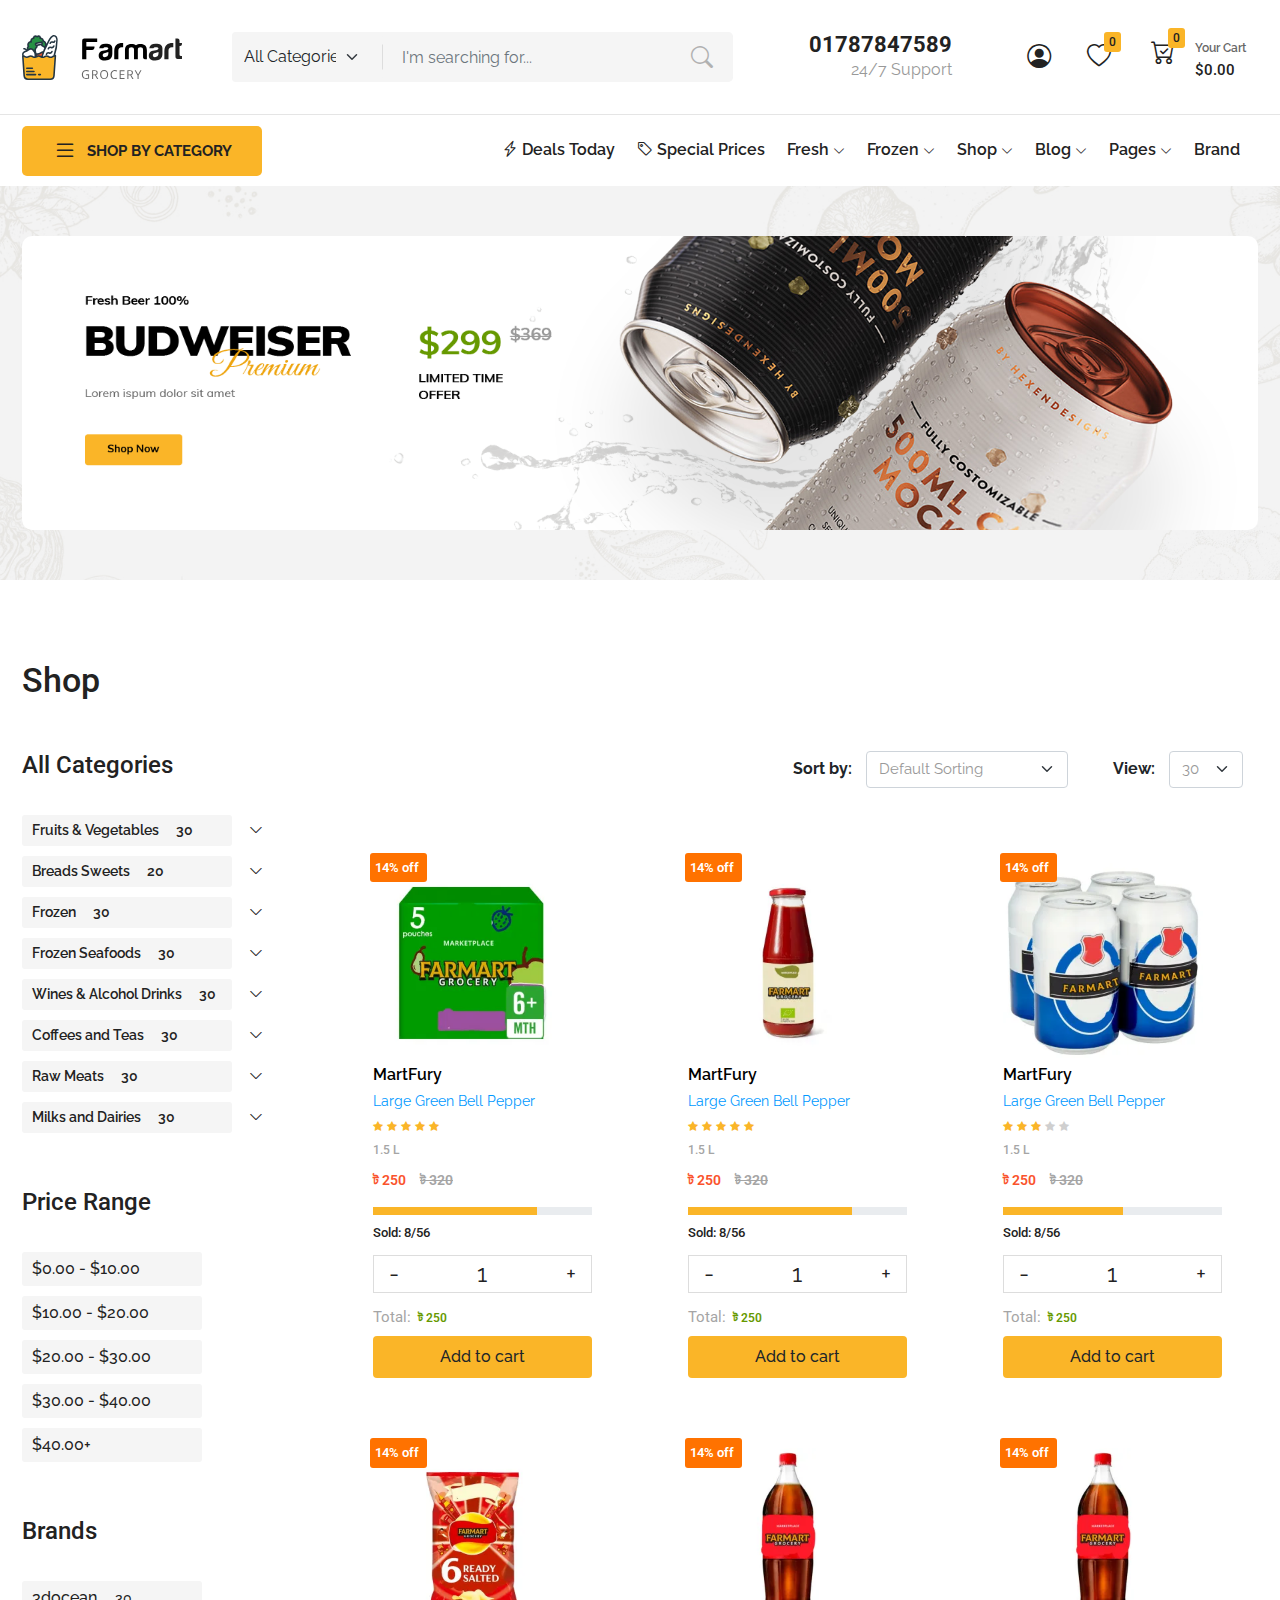
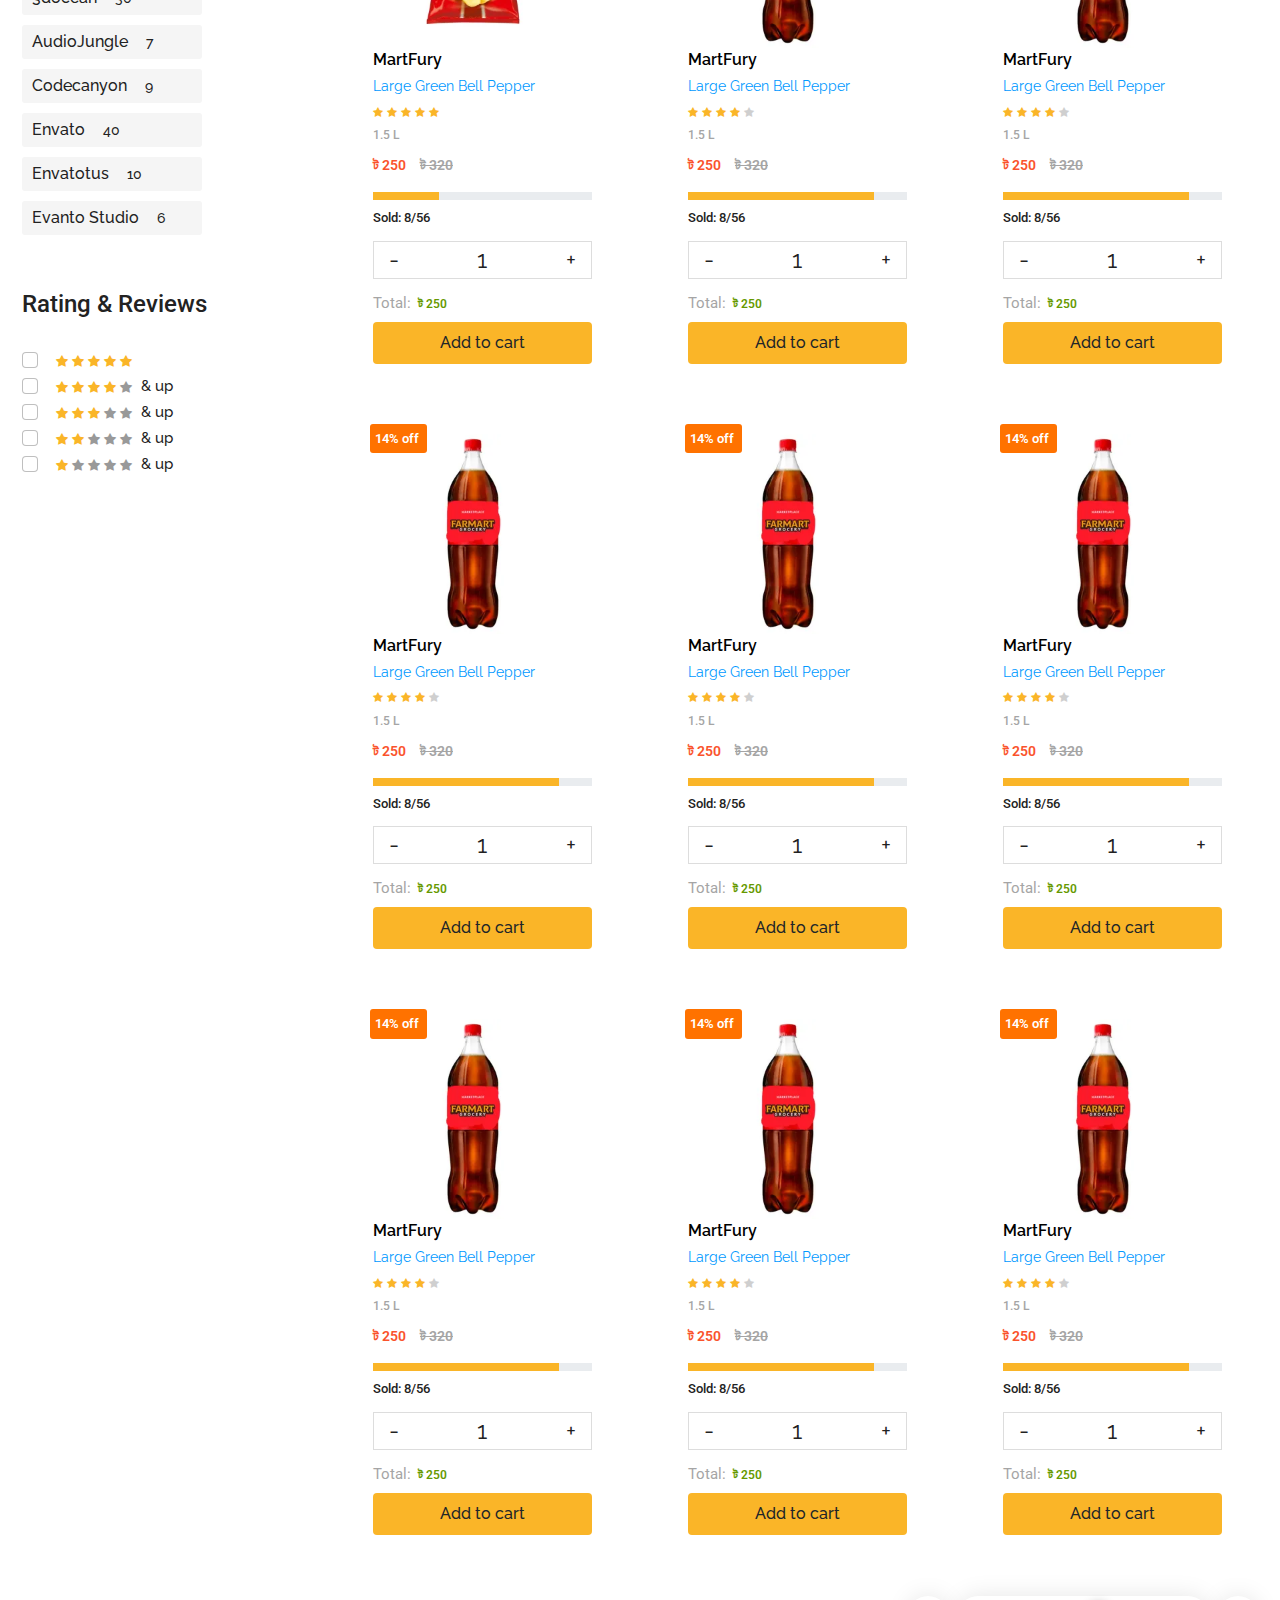
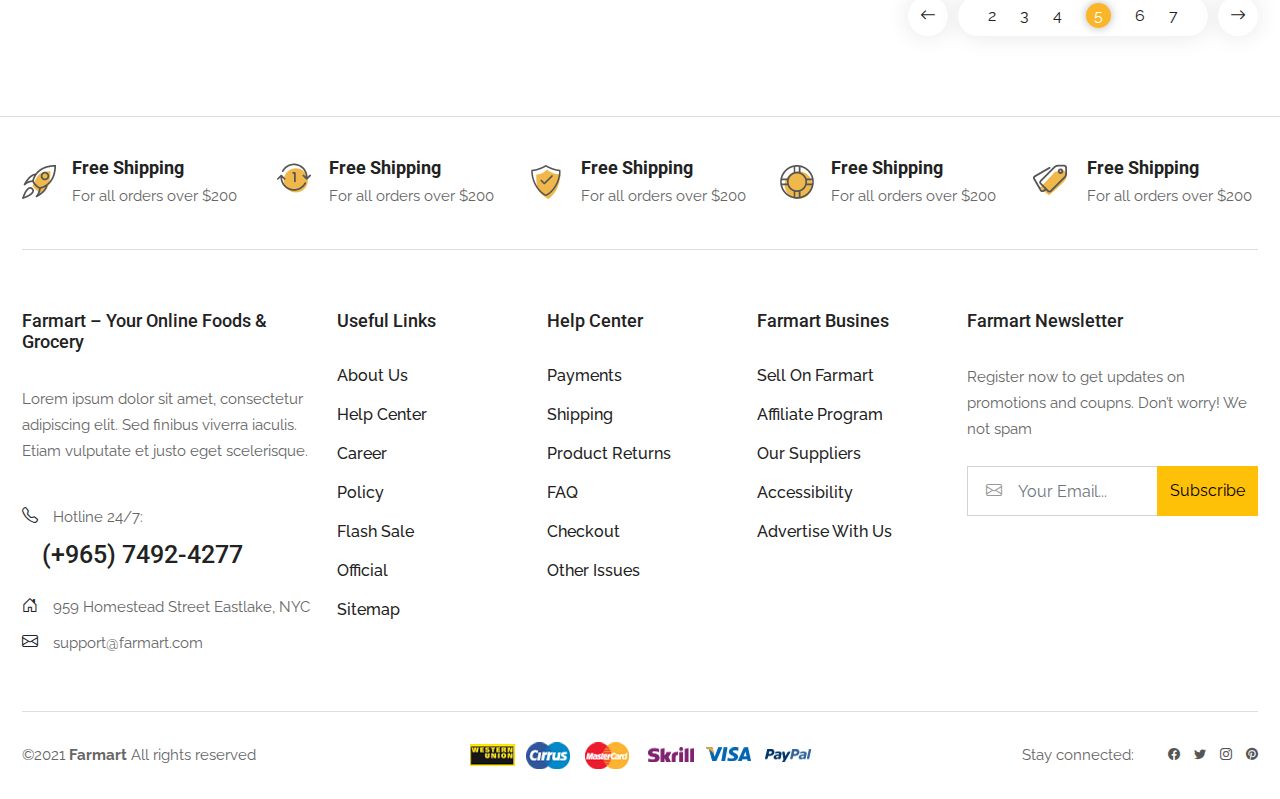
<file: shop.html>
<!DOCTYPE html>
<html lang="en">

<head>
  <meta charset="UTF-8">
  <meta http-equiv="X-UA-Compatible" content="IE=edge">
  <meta name="viewport"
    content="width=device-width, content=user-scalable=yes, initial-scale=1.0, maximum-scale=5, minimum-scale=1.0">
  <title>NSL - Ecommerce</title>
  <!-- all css file -->
  <link rel="stylesheet" href="https://cdn.jsdelivr.net/npm/bootstrap-icons@1.8.1/font/bootstrap-icons.css">
  <link href="https://fonts.googleapis.com/css2?family=Raleway:wght@300;400;500;600;700;800&display=swap"
    rel="stylesheet">
  <link href="https://fonts.googleapis.com/css2?family=Roboto:wght@300;400;500;700&display=swap" rel="stylesheet">
  <link rel="stylesheet" href="css/bootstrap.min.css">
  <link rel="stylesheet" href="css/slick.css">
  <link rel="stylesheet" href="css/style.css">
  <link rel="stylesheet" href="css/responsive.css">
  <!-- all css file -->
</head>

<body>
  <!-- header part start -->
  <header class="d-none d-xl-block">
    <div class="custom-container">
      <div class="row">
        <div class="col-lg-2 col-xl-2 align-self-center">
          <div class="logo">
            <a href="index.html">
              <img src="images/logo.svg" alt="header" width="160px">
            </a>
          </div>
        </div>
        <div class="col-lg-6 col-xl-5">
          <div class="header-form">
            <form action="#">
              <div class="form-main d-flex justify-content-between">
                <div class="dropdown">
                  <select class="form-select" aria-label="Disabled select example">
                    <option selected>All Categories</option>
                    <option value="1">Breads Sweets</option>
                    <option value="2">Chocolate</option>
                    <option value="3">Stouffer</option>
                    <option value="3">Fizzy Drinks</option>
                    <option value="3">Coffees and Teas</option>
                  </select>
                </div>
                <div class="input-field">
                  <input type="text" class="form-control rounded-0 shadow-none" placeholder="I'm searching for...">
                  <i class="bi bi-search search"></i>
                </div>
              </div>
            </form>
          </div>
        </div>
        <div class="col-lg-4 col-xl-5">
          <div class="header-right-info">
            <div class="row">
              <div class="col-lg-5">
                <div class="number text-end">
                  <h3>01787847589</h3>
                  <span>24/7 Support</span>
                </div>
              </div>
              <div class="col-lg-4 align-self-center">
                <div class="card-info text-end me-3">
                  <ul>
                    <li class="user-info">
                      <a href="login-and-register.html">
                        <i class="bi bi-person-circle"></i>
                      </a>
                    </li>
                    <li class="fav-info">
                      <a href="wishlist.html">
                        <i class="bi bi-heart"></i>
                        <span class="count">0</span>
                      </a>
                    </li>
                  </ul>
                </div>
              </div>
              <div class="col-lg-3 align-self-center">
                <div class="cart-price-info position-relative">
                  <a href="#">
                    <ul class="d-flex">
                      <li class="cart-bag">
                        <i class="bi bi-cart-check"></i>
                        <span class="count">0</span>
                      </li>
                      <li class="cart-text">
                        <p>Your Cart</p>
                        <h5>$0.00</h5>
                      </li>
                    </ul>
                  </a>
                  <div class="cart-price-body-main">
                    <div class="cart-price-body position-absolute">
                      <ul>
                        <li class="d-flex">
                          <div class="img">
                            <a href="#">
                              <img src="images/cart-product-image-1.webp" alt="cart-product-image-1"
                                class="img-fluid w-100">
                            </a>
                          </div>
                          <div class="text">
                            <div class="product-name">
                              <a href="#">Sesame Seed Bread</a>
                            </div>
                            <div class="variation d-flex">
                              <div class="vendor">
                                <p>Vendor:</p>
                              </div>
                              <div class="vendor-name">
                                <a href="#">MartFury</a>
                              </div>
                            </div>
                            <div class="price">
                              <span class="prices">ট 200.00</span>
                              <span>(x1)</span>
                            </div>
                          </div>
                          <div class="delete">
                            <i class="bi bi-trash3"></i>
                          </div>
                        </li>
                        <li class="d-flex">
                          <div class="img">
                            <a href="#">
                              <img src="images/cart-product-image-2.webp" alt="cart-product-image-2"
                                class="img-fluid w-100">
                            </a>
                          </div>
                          <div class="text">
                            <div class="product-name">
                              <a href="#">Sesame Seed Bread</a>
                            </div>
                            <div class="variation d-flex">
                              <div class="vendor">
                                <p>Vendor:</p>
                              </div>
                              <div class="vendor-name">
                                <a href="#">MartFury</a>
                              </div>
                            </div>
                            <div class="price">
                              <span class="prices">ট 200.00</span>
                              <span>(x1)</span>
                            </div>
                          </div>
                          <div class="delete">
                            <i class="bi bi-trash3"></i>
                          </div>
                        </li>
                        <li class="d-flex">
                          <div class="img">
                            <a href="#">
                              <img src="images/cart-product-image-3.webp" alt="cart-product-image-3"
                                class="img-fluid w-100">
                            </a>
                          </div>
                          <div class="text">
                            <div class="product-name">
                              <a href="#">Sesame Seed Bread</a>
                            </div>
                            <div class="variation d-flex">
                              <div class="vendor">
                                <p>Vendor:</p>
                              </div>
                              <div class="vendor-name">
                                <a href="#">MartFury</a>
                              </div>
                            </div>
                            <div class="price">
                              <span class="prices">ট 200.00</span>
                              <span>(x1)</span>
                            </div>
                          </div>
                          <div class="delete">
                            <i class="bi bi-trash3"></i>
                          </div>
                        </li>
                        <li class="d-flex">
                          <div class="img">
                            <a href="#">
                              <img src="images/cart-product-image-3.webp" alt="cart-product-image-3"
                                class="img-fluid w-100">
                            </a>
                          </div>
                          <div class="text">
                            <div class="product-name">
                              <a href="#">Sesame Seed Bread</a>
                            </div>
                            <div class="variation d-flex">
                              <div class="vendor">
                                <p>Vendor:</p>
                              </div>
                              <div class="vendor-name">
                                <a href="#">MartFury</a>
                              </div>
                            </div>
                            <div class="price">
                              <span class="prices">ট 200.00</span>
                              <span>(x1)</span>
                            </div>
                          </div>
                          <div class="delete">
                            <i class="bi bi-trash3"></i>
                          </div>
                        </li>
                      </ul>
                      <div class="cart-control-part">
                        <div class="title">
                          <p>
                            <strong>TOTAL :</strong>
                            <span class="float-end">ট 200.00</span>
                          </p>
                        </div>
                        <div class="button">
                          <a href="cart.html">View Cart</a>
                          <a href="checkout.html" class="check">Checkout</a>
                        </div>
                      </div>
                    </div>
                  </div>
                </div>
              </div>
            </div>
          </div>
        </div>
      </div>
    </div>
  </header>
  <!-- header part end -->
  <!-- navbar part start -->
  <nav class="d-none d-xl-block">
    <div class="custom-container">
      <div class="row">
        <div class="col-lg-2 col-xl-2 col-xxl-2 align-self-center">
          <div class="nav-side-menu">
            <a href="#" class="d-flex justify-content-center">
              <i class="bi bi-list"></i>
              <span>Shop By Category</span>
            </a>
            <div class="dropdown-main pt-3">
              <div class="dropdown-category-menu">
                <ul>
                  <li><a href="#">Daily Deals</a></li>
                  <li><a href="#">Top Promotions</a></li>
                  <li><a href="#">New Arrivals</a></li>
                  <li><a href="#">Fruits & Vegetables <i class="float-end pe-0 bi bi-chevron-right"></i></a>
                    <div class="dropdown-sub-menu">
                      <div class="row g-0">
                        <div class="col-lg-6">
                          <div class="child-menu-item">
                            <ul>
                              <li class="list-menu-title"><b>Fruits</b></li>
                              <li><a href="#">Apples</a></li>
                              <li><a href="#">Bananas</a></li>
                              <li><a href="#">Berries</a></li>
                              <li><a href="#">Oranges & Easy Peelers</a></li>
                              <li><a href="#">Grapes</a></li>
                              <li><a href="#">Lemons & Limes</a></li>
                              <li><a href="#">Peaches & Nectarines</a></li>
                              <li><a href="#">Pears</a></li>
                              <li><a href="#">Melon</a></li>
                              <li><a href="#" class="all-products">See all products</a></li>
                            </ul>
                          </div>
                        </div>
                        <div class="col-lg-6">
                          <div class="child-menu-item">
                            <ul>
                              <li class="list-menu-title"><b>Vegitables</b></li>
                              <li><a href="#">Apples</a></li>
                              <li><a href="#">Bananas</a></li>
                              <li><a href="#">Berries</a></li>
                              <li><a href="#">Oranges & Easy Peelers</a></li>
                              <li><a href="#">Grapes</a></li>
                              <li><a href="#">Lemons & Limes</a></li>
                              <li><a href="#" class="fresh-drink">FRESHLY DRINK ORANGE JUICE.</a></li>
                              <li><a href="#" class="btn shadow-none">Shop Now</a></li>
                            </ul>
                          </div>
                        </div>
                      </div>
                    </div>
                  </li>
                  <li><a href="#">Breads Sweets <i class="float-end pe-0 bi bi-chevron-right"></i></a>
                    <div class="dropdown-sub-menu">
                      <div class="row g-0">
                        <div class="col-lg-6">
                          <div class="child-menu-item">
                            <ul>
                              <li class="list-menu-title"><b>Fruits</b></li>
                              <li><a href="#">Apples</a></li>
                              <li><a href="#">Bananas</a></li>
                              <li><a href="#">Berries</a></li>
                              <li><a href="#">Oranges & Easy Peelers</a></li>
                              <li><a href="#">Grapes</a></li>
                              <li><a href="#">Lemons & Limes</a></li>
                              <li><a href="#">Peaches & Nectarines</a></li>
                              <li><a href="#">Pears</a></li>
                              <li><a href="#">Melon</a></li>
                              <li><a href="#" class="all-products">See all products</a>
                              </li>
                            </ul>
                          </div>
                        </div>
                        <div class="col-lg-6">
                          <div class="child-menu-item">
                            <ul>
                              <li class="list-menu-title"><b>Vegitables</b></li>
                              <li><a href="#">Apples</a></li>
                              <li><a href="#">Bananas</a></li>
                              <li><a href="#">Berries</a></li>
                              <li><a href="#">Oranges & Easy Peelers</a></li>
                              <li><a href="#">Grapes</a></li>
                              <li><a href="#">Lemons & Limes</a></li>
                              <li><a href="#" class="fresh-drink">FRESHLY DRINK ORANGE JUICE.</a></li>
                              <li><a href="#" class="btn shadow-none">Shop Now</a></li>
                            </ul>
                          </div>
                        </div>
                      </div>
                    </div>
                  </li>
                  <li><a href="#">Frozen Seafoods</a></li>
                  <li><a href="#">Raw Meats</a></li>
                  <li><a href="#">Wines & Alcohol Drinks <i class="float-end pe-0 bi bi-chevron-right"></i></a>
                    <div class="dropdown-sub-menu">
                      <div class="row g-0">
                        <div class="col-lg-6">
                          <div class="child-menu-item">
                            <ul>
                              <li class="list-menu-title"><b>Fruits</b></li>
                              <li><a href="#">Apples</a></li>
                              <li><a href="#">Bananas</a></li>
                              <li><a href="#">Berries</a></li>
                              <li><a href="#">Oranges & Easy Peelers</a></li>
                              <li><a href="#">Grapes</a></li>
                              <li><a href="#">Lemons & Limes</a></li>
                              <li><a href="#">Peaches & Nectarines</a></li>
                              <li><a href="#">Pears</a></li>
                              <li><a href="#">Melon</a></li>
                              <li><a href="#" class="all-products">See all products</a>
                              </li>
                            </ul>
                          </div>
                        </div>
                        <div class="col-lg-6">
                          <div class="child-menu-item">
                            <ul>
                              <li class="list-menu-title"><b>Vegitables</b></li>
                              <li><a href="#">Apples</a></li>
                              <li><a href="#">Bananas</a></li>
                              <li><a href="#">Berries</a></li>
                              <li><a href="#">Oranges & Easy Peelers</a></li>
                              <li><a href="#">Grapes</a></li>
                              <li><a href="#">Lemons & Limes</a></li>
                              <li><a href="#" class="fresh-drink">FRESHLY DRINK ORANGE JUICE.</a></li>
                              <li><a href="#" class="btn shadow-none">Shop Now</a></li>
                            </ul>
                          </div>
                        </div>
                      </div>
                    </div>
                  </li>
                  <li><a href="#">Tea & Coffee</a></li>
                  <li><a href="#">Milks and Dairies</a></li>
                  <li><a href="#">Pet Foods</a></li>
                </ul>
              </div>
            </div>
          </div>
        </div>
        <div class="col-lg-8 col-xl-10 col-xxl-8 align-self-center">
          <div class="menu">
            <ul>
              <li>
                <a href="#">
                  <i class="bi bi-lightning-charge"></i>
                  Deals Today
                </a>
              </li>
              <li>
                <a href="#">
                  <i class="bi bi-tag"></i>
                  Special Prices
                </a>
              </li>
              <li>
                <a href="#">
                  Fresh
                  <i class="bi bi-chevron-down"></i>
                </a>
                <ul>
                  <li><a href="#">Fruit</a></li>
                  <li><a href="#">Meat & Poultry</a></li>
                  <li><a href="#">Milk, Butter & Eggs</a></li>
                  <li><a href="#">Vegetables</a></li>
                </ul>
              </li>
              <li>
                <a href="#">
                  Frozen
                  <i class="bi bi-chevron-down"></i>
                </a>
                <ul>
                  <li><a href="#">Fruit</a></li>
                  <li><a href="#">Meat & Poultry</a></li>
                  <li><a href="#">Milk, Butter & Eggs</a></li>
                  <li><a href="#">Vegetables</a></li>
                </ul>
              </li>
              <li>
                <a href="shop.html">
                  Shop
                  <i class="bi bi-chevron-down"></i>
                </a>
                <ul>
                  <li><a href="shop.html">Shop</a></li>
                  <li><a href="cart.html">Cart</a></li>
                  <li><a href="checkout.html">Checkout</a></li>
                  <li><a href="product-details.html">Single Product</a></li>
                </ul>
              </li>
              <li>
                <a href="#">
                  Blog
                  <i class="bi bi-chevron-down"></i>
                </a>
                <ul>
                  <li><a href="#">Fruit</a></li>
                  <li><a href="#">Meat & Poultry</a></li>
                  <li><a href="#">Milk, Butter & Eggs</a></li>
                  <li><a href="#">Vegetables</a></li>
                </ul>
              </li>
              <li>
                <a href="#">
                  Pages
                  <i class="bi bi-chevron-down"></i>
                </a>
                <ul>
                  <li><a href="about-us.html">About Us</a></li>
                  <li><a href="contact-us.html">Contact Us</a></li>
                  <li><a href="faq.html">FAQs</a></li>
                  <li><a href="404-page.html">Page 404</a></li>
                </ul>
              </li>
              <li>
                <a href="shop.html">
                  Brand
                </a>
              </li>
            </ul>
          </div>
        </div>
        <div class="col-lg-2 col-xxl-2 align-self-center">
          <div class="recent-view text-end">
            <ul>
              <li>
                <a href="#" class="recent-view-tag">
                  <i class="bi bi-arrow-repeat"></i>
                  Recently Viewed
                </a>
                <div class="recen-view-body text-start">
                  <ul>
                    <li>
                      <a href="product-details.html">
                        <div class="img">
                          <img src="images/product-list-image-1.webp" alt="product-list-image-1" class="img-fluid">
                        </div>
                      </a>
                    </li>
                    <li>
                      <a href="product-details.html">
                        <div class="img">
                          <img src="images/product-list-image-2.webp" alt="product-list-image-2" class="img-fluid">
                        </div>
                      </a>
                    </li>
                    <li>
                      <a href="product-details.html">
                        <div class="img">
                          <img src="images/product-list-image-3.webp" alt="product-list-image-3" class="img-fluid">
                        </div>
                      </a>
                    </li>
                    <li>
                      <a href="product-details.html">
                        <div class="img">
                          <img src="images/product-list-image-4.webp" alt="product-list-image-4" class="img-fluid">
                        </div>
                      </a>
                    </li>
                    <li>
                      <a href="product-details.html">
                        <div class="img">
                          <img src="images/product-list-image-5.webp" alt="product-list-image-5" class="img-fluid">
                        </div>
                      </a>
                    </li>
                  </ul>
                </div>
              </li>
            </ul>
          </div>
        </div>
      </div>
    </div>
  </nav>
  <!-- navbar part end -->
  <!-- mobile menu part start -->
  <div class="mobile-menu d-block d-xl-none">
    <div class="custom-container">
      <div class="menu-main d-flex justify-content-between">
        <div class="left-bar">
          <i class="bi bi-list bar-icon"></i>
        </div>
        <div class="mid-image text-center align-self-center">
          <a href="index.html"><img src="images/logo.svg" alt="logo" width="140"></a>
        </div>
        <div class="right-info align-self-center">
          <ul>
            <li class="mobile-cart">
              <i class="bi bi-cart-check"></i>
              <sup>0</sup>
            </li>
            <li><i class="bi bi-search search"></i></li>
          </ul>
        </div>
      </div>
    </div>
    <div class="right-search-option">
      <div class="form">
        <div class="custom-container">
          <form action="#">
            <div class="main-group d-flex">
              <div class="input-group position-relative">
                <input type="text" placeholder="I am searching for..." class="shadow-none">
              </div>
              <span class="align-self-center cancel">Cancel</span>
            </div>
          </form>
        </div>
      </div>
    </div>
    <div class="main-overlay"></div>
    <div class="left-menu-body">
      <div class="menu-header">
        <ul>
          <li><i class="bi bi-arrow-left close-menu"></i></li>
          <li class="float-end">
            <a href="#">
              <i class="bi bi-person-circle"></i>
              <span class="ps-1">Login & Register</span>
            </a>
          </li>
        </ul>
      </div>
      <div class="menu-list-part">
        <ul>
          <li><a href="#">DEALS TODAY</a></li>
          <li><a href="#">SPECAL PRICES</a></li>
          <li class="hasDD">
            <a href="https://htmlcolorcodes.com/colors/shades-of-yellow/">FRESH</a>
            <span class=""><i class="bi bi-chevron-down float-end"></i></span>
            <ul class="child">
              <li><a href="https://htmlcolorcodes.com/colors/shades-of-yellow/">Fruit</a></li>
              <li><a href="#">Meat & Poultry</a></li>
              <li><a href="#">Milk, Butter & Eggs</a></li>
              <li><a href="#">Vegetables</a></li>
            </ul>
          </li>
          <li class="hasDD">
            <a href="https://htmlcolorcodes.com/colors/shades-of-yellow/">FROZEN</a>
            <span class=""><i class="bi bi-chevron-down float-end"></i></span>
            <ul class="child">
              <li><a href="https://htmlcolorcodes.com/colors/shades-of-yellow/">Fruit</a></li>
              <li><a href="#">Meat & Poultry</a></li>
              <li><a href="#">Milk, Butter & Eggs</a></li>
              <li><a href="#">Vegetables</a></li>
            </ul>
          </li>
          <li><a href="#">SHOP</a></li>
          <li><a href="#">BLOG</a></li>
          <li class="hasDD">
            <a href="https://htmlcolorcodes.com/colors/shades-of-yellow/">PAGES</a>
            <span class=""><i class="bi bi-chevron-down float-end"></i></span>
            <ul class="child">
              <li><a href="about-us.html">About Us</a></li>
              <li><a href="contact-us.html">Contact Us</a></li>
              <li><a href="faq.html">FAQs</a></li>
              <li><a href="404-page.html">Page 404</a></li>
            </ul>
          </li>
          <li><a href="shop.html">BRANDS</a></li>
        </ul>
      </div>
    </div>
  </div>
  <!-- mobile menu part end -->

  <!-- shop banner part start -->
  <section class="shop-now-banner">
    <div class="shop-now-banner-bg d-none d-md-block" style="background: url(images/shop-bg-image.jpg);">
      <div class="custom-container">
        <div class="row">
          <div class="col-lg-12">
            <div class="banner-image">
              <img src="images/shop-banner-image.webp" alt="shop-banner-image" class="img-fluid w-100">
            </div>
          </div>
        </div>
      </div>
    </div>
    <div class="custom-container">
      <div class="shop-product-main">
        <div class="row">
          <div class="col-lg-12">
            <div class="shop-header">
              <h1>Shop</h1>
            </div>
          </div>
        </div>
        <div class="row">
          <div class="col-lg-3 col-xl-3 col-xxl-2">
            <div class="left-filer-option d-none d-lg-block">
              <div class="filter-block">
                <div class="filter-title">
                  <h3>All Categories</h3>
                </div>
                <div class="filter-item">
                  <div class="menu-list-part">
                    <ul>
                      <li class="hasDD">
                        <a href="https://htmlcolorcodes.com/colors/shades-of-yellow/">Fruits & Vegetables
                          <span>30</span></a>
                        <span class=""><i class="bi bi-chevron-down"></i></span>
                        <ul class="child">
                          <li><a href="https://htmlcolorcodes.com/colors/shades-of-yellow/">Fruit <span>10</span></a>
                          </li>
                          <li><a href="#">Meat & Poultry</a></li>
                          <li><a href="#">Milk, Butter & Eggs</a></li>
                          <li><a href="#">Vegetables</a></li>
                        </ul>
                      </li>
                      <li class="hasDD">
                        <a href="https://htmlcolorcodes.com/colors/shades-of-yellow/">Breads Sweets <span>20</span></a>
                        <span class=""><i class="bi bi-chevron-down"></i></span>
                        <ul class="child">
                          <li><a href="https://htmlcolorcodes.com/colors/shades-of-yellow/">Fruit <span>30</span></a>
                          </li>
                          <li><a href="#">Meat & Poultry <span>60</span></a></li>
                          <li><a href="#">Milk, Butter & Eggs <span>80</span></a></li>
                          <li><a href="#">Vegetables <span>20</span></a></li>
                        </ul>
                      </li>
                      <li class="hasDD">
                        <a href="https://htmlcolorcodes.com/colors/shades-of-yellow/">Frozen <span>30</span></a>
                        <span class=""><i class="bi bi-chevron-down"></i></span>
                        <ul class="child">
                          <li><a href="https://htmlcolorcodes.com/colors/shades-of-yellow/">Fruit <span>30</span></a>
                          </li>
                          <li><a href="#">Meat & Poultry <span>30</span></a></li>
                          <li><a href="#">Milk, Butter & Eggs <span>30</span></a></li>
                          <li><a href="#">Vegetables <span>30</span></a></li>
                        </ul>
                      </li>
                      <li class="hasDD">
                        <a href="https://htmlcolorcodes.com/colors/shades-of-yellow/">Frozen Seafoods
                          <span>30</span></a>
                        <span class=""><i class="bi bi-chevron-down"></i></span>
                        <ul class="child">
                          <li><a href="https://htmlcolorcodes.com/colors/shades-of-yellow/">Fruit <span>30</span></a>
                          </li>
                          <li><a href="#">Meat & Poultry <span>30</span></a></li>
                          <li><a href="#">Milk, Butter & Eggs <span>30</span></a></li>
                          <li><a href="#">Vegetables <span>30</span></a></li>
                        </ul>
                      </li>
                      <li class="hasDD">
                        <a href="https://htmlcolorcodes.com/colors/shades-of-yellow/">Wines & Alcohol Drinks
                          <span>30</span></a>
                        <span class=""><i class="bi bi-chevron-down"></i></span>
                        <ul class="child">
                          <li><a href="https://htmlcolorcodes.com/colors/shades-of-yellow/">Fruit <span>30</span></a>
                          </li>
                          <li><a href="#">Meat & Poultry <span>30</span></a></li>
                          <li><a href="#">Milk, Butter & Eggs <span>30</span></a></li>
                          <li><a href="#">Vegetables <span>30</span></a></li>
                        </ul>
                      </li>
                      <li class="hasDD">
                        <a href="https://htmlcolorcodes.com/colors/shades-of-yellow/">Coffees and Teas
                          <span>30</span></a>
                        <span class=""><i class="bi bi-chevron-down"></i></span>
                        <ul class="child">
                          <li><a href="https://htmlcolorcodes.com/colors/shades-of-yellow/">Fruit <span>30</span></a>
                          </li>
                          <li><a href="#">Meat & Poultry <span>30</span></a></li>
                          <li><a href="#">Milk, Butter & Eggs <span>30</span></a></li>
                          <li><a href="#">Vegetables <span>30</span></a></li>
                        </ul>
                      </li>
                      <li class="hasDD">
                        <a href="https://htmlcolorcodes.com/colors/shades-of-yellow/">Raw Meats <span>30</span></a>
                        <span class=""><i class="bi bi-chevron-down"></i></span>
                        <ul class="child">
                          <li><a href="https://htmlcolorcodes.com/colors/shades-of-yellow/">Fruit <span>30</span></a>
                          </li>
                          <li><a href="#">Meat & Poultry <span>30</span></a></li>
                          <li><a href="#">Milk, Butter & Eggs <span>30</span></a></li>
                          <li><a href="#">Vegetables <span>30</span></a></li>
                        </ul>
                      </li>
                      <li class="hasDD">
                        <a href="https://htmlcolorcodes.com/colors/shades-of-yellow/">Milks and Dairies
                          <span>30</span></a>
                        <span class=""><i class="bi bi-chevron-down"></i></span>
                        <ul class="child">
                          <li><a href="https://htmlcolorcodes.com/colors/shades-of-yellow/">Fruit <span>30</span></a>
                          </li>
                          <li><a href="#">Meat & Poultry <span>30</span></a></li>
                          <li><a href="#">Milk, Butter & Eggs <span>30</span></a></li>
                          <li><a href="#">Vegetables <span>30</span></a></li>
                        </ul>
                      </li>
                    </ul>
                  </div>
                </div>
              </div>
              <div class="filter-block">
                <div class="filter-title">
                  <h3>Price Range</h3>
                </div>
                <div class="filter-item price-range">
                  <ul>
                    <li><a href="#">$0.00 - $10.00</a></li>
                    <li><a href="#">$10.00 - $20.00</a></li>
                    <li><a href="#">$20.00 - $30.00</a></li>
                    <li><a href="#">$30.00 - $40.00</a></li>
                    <li><a href="#">$40.00+</a></li>
                  </ul>
                </div>
              </div>
              <div class="filter-block">
                <div class="filter-title">
                  <h3>Brands</h3>
                </div>
                <div class="filter-item price-range brands">
                  <ul>
                    <li><a href="#">3docean <span>30</span></a></li>
                    <li><a href="#">AudioJungle <span>7</span></a></li>
                    <li><a href="#">Codecanyon <span>9</span></a></li>
                    <li><a href="#">Envato <span>40</span></a></li>
                    <li><a href="#">Envatotus <span>10</span></a></li>
                    <li><a href="#">Evanto Studio <span>6</span></a></li>
                  </ul>
                </div>
              </div>
              <div class="filter-block">
                <div class="filter-title">
                  <h3>Rating & Reviews</h3>
                </div>
                <div class="filter-item check-rating">
                  <div class="form-check">
                    <input class="form-check-input shadow-none" type="checkbox" value="" id="flexCheckDefaultOne">
                    <label class="form-check-label" for="flexCheckDefaultOne">
                      <ul>
                        <li>
                          <i class="bi bi-star-fill fill-color"></i>
                          <i class="bi bi-star-fill fill-color"></i>
                          <i class="bi bi-star-fill fill-color"></i>
                          <i class="bi bi-star-fill fill-color"></i>
                          <i class="bi bi-star-fill fill-color"></i>
                        </li>
                      </ul>
                    </label>
                  </div>
                  <div class="form-check">
                    <input class="form-check-input shadow-none" type="checkbox" value="" id="flexCheckDefaultTwo">
                    <label class="form-check-label" for="flexCheckDefaultTwo">
                      <ul>
                        <li>
                          <i class="bi bi-star-fill fill-color"></i>
                          <i class="bi bi-star-fill fill-color"></i>
                          <i class="bi bi-star-fill fill-color"></i>
                          <i class="bi bi-star-fill fill-color"></i>
                          <i class="bi bi-star-fill"></i>
                        </li>
                        <li><span>& up</span></li>
                      </ul>
                    </label>
                  </div>
                  <div class="form-check">
                    <input class="form-check-input shadow-none" type="checkbox" value="" id="flexCheckDefaultThree">
                    <label class="form-check-label" for="flexCheckDefaultThree">
                      <ul>
                        <li>
                          <i class="bi bi-star-fill fill-color"></i>
                          <i class="bi bi-star-fill fill-color"></i>
                          <i class="bi bi-star-fill fill-color"></i>
                          <i class="bi bi-star-fill"></i>
                          <i class="bi bi-star-fill"></i>
                        </li>
                        <li><span>& up</span></li>
                      </ul>
                    </label>
                  </div>
                  <div class="form-check">
                    <input class="form-check-input shadow-none" type="checkbox" value="" id="flexCheckDefaultFour">
                    <label class="form-check-label" for="flexCheckDefaultFour">
                      <ul>
                        <li>
                          <i class="bi bi-star-fill fill-color"></i>
                          <i class="bi bi-star-fill fill-color"></i>
                          <i class="bi bi-star-fill"></i>
                          <i class="bi bi-star-fill"></i>
                          <i class="bi bi-star-fill"></i>
                        </li>
                        <li><span>& up</span></li>
                      </ul>
                    </label>
                  </div>
                  <div class="form-check">
                    <input class="form-check-input shadow-none" type="checkbox" value="" id="flexCheckDefaultFive">
                    <label class="form-check-label" for="flexCheckDefaultFive">
                      <ul>
                        <li>
                          <i class="bi bi-star-fill fill-color"></i>
                          <i class="bi bi-star-fill"></i>
                          <i class="bi bi-star-fill"></i>
                          <i class="bi bi-star-fill"></i>
                          <i class="bi bi-star-fill"></i>
                        </li>
                        <li><span>& up</span></li>
                      </ul>
                    </label>
                  </div>
                </div>
              </div>
            </div>
          </div>
          <div class="col-lg-9 col-xl-9 col-xxl-10">
            <div class="row">
              <div class="col-lg-12">
                <div class="main-filtering-option d-flex">
                  <div class="filter d-block d-lg-none mt-1">
                    <p><i class="bi bi-sliders2-vertical"></i> Filter</p>
                  </div>
                  <div class="sorting-main d-flex justify-content-end">
                    <ul>
                      <li>
                        <span><b>Sort by:</b> </span>
                      </li>
                      <li>
                        <select class="form-select" aria-label="Default select example">
                          <option selected>Default Sorting</option>
                          <option value="1">Sort by popularity</option>
                          <option value="2">Sort by averaeg rating</option>
                          <option value="3">Sort by latest</option>
                        </select>
                      </li>
                    </ul>
                    <ul>
                      <li><b>View:</b> </li>
                      <li>
                        <select class="form-select" aria-label="Default select example">
                          <option selected>30</option>
                          <option value="1">45</option>
                          <option value="2">60</option>
                          <option value="3">100</option>
                        </select>
                      </li>
                    </ul>
                  </div>
                </div>
                <div class="mobile-filter-overlay d-block d-lg-none"></div>
                <div class="mobile-filter">
                  <div class="header d-flex justify-content-between">
                    <div>
                      <h3>Filter Products</h3>
                    </div>
                    <div>
                      <i class="bi bi-arrow-right close-mobile-filter"></i>
                    </div>
                  </div>
                  <div class="mobile-filter-main">
                    <div class="filter-block">
                      <div class="filter-title">
                        <h3>All Categories</h3>
                      </div>
                      <div class="filter-item">
                        <div class="menu-list-part">
                          <ul>
                            <li class="hasDD">
                              <a href="https://htmlcolorcodes.com/colors/shades-of-yellow/">Fruits & Vegetables
                                <span>30</span></a>
                              <span class=""><i class="bi bi-chevron-down"></i></span>
                              <ul class="child">
                                <li><a href="https://htmlcolorcodes.com/colors/shades-of-yellow/">Fruit
                                    <span>10</span></a>
                                </li>
                                <li><a href="#">Meat & Poultry</a></li>
                                <li><a href="#">Milk, Butter & Eggs</a></li>
                                <li><a href="#">Vegetables</a></li>
                              </ul>
                            </li>
                            <li class="hasDD">
                              <a href="https://htmlcolorcodes.com/colors/shades-of-yellow/">Breads Sweets
                                <span>20</span></a>
                              <span class=""><i class="bi bi-chevron-down"></i></span>
                              <ul class="child">
                                <li><a href="https://htmlcolorcodes.com/colors/shades-of-yellow/">Fruit
                                    <span>30</span></a>
                                </li>
                                <li><a href="#">Meat & Poultry <span>60</span></a></li>
                                <li><a href="#">Milk, Butter & Eggs <span>80</span></a></li>
                                <li><a href="#">Vegetables <span>20</span></a></li>
                              </ul>
                            </li>
                            <li class="hasDD">
                              <a href="https://htmlcolorcodes.com/colors/shades-of-yellow/">Frozen <span>30</span></a>
                              <span class=""><i class="bi bi-chevron-down"></i></span>
                              <ul class="child">
                                <li><a href="https://htmlcolorcodes.com/colors/shades-of-yellow/">Fruit
                                    <span>30</span></a>
                                </li>
                                <li><a href="#">Meat & Poultry <span>30</span></a></li>
                                <li><a href="#">Milk, Butter & Eggs <span>30</span></a></li>
                                <li><a href="#">Vegetables <span>30</span></a></li>
                              </ul>
                            </li>
                            <li class="hasDD">
                              <a href="https://htmlcolorcodes.com/colors/shades-of-yellow/">Frozen Seafoods
                                <span>30</span></a>
                              <span class=""><i class="bi bi-chevron-down"></i></span>
                              <ul class="child">
                                <li><a href="https://htmlcolorcodes.com/colors/shades-of-yellow/">Fruit
                                    <span>30</span></a>
                                </li>
                                <li><a href="#">Meat & Poultry <span>30</span></a></li>
                                <li><a href="#">Milk, Butter & Eggs <span>30</span></a></li>
                                <li><a href="#">Vegetables <span>30</span></a></li>
                              </ul>
                            </li>
                            <li class="hasDD">
                              <a href="https://htmlcolorcodes.com/colors/shades-of-yellow/">Wines & Alcohol Drinks
                                <span>30</span></a>
                              <span class=""><i class="bi bi-chevron-down"></i></span>
                              <ul class="child">
                                <li><a href="https://htmlcolorcodes.com/colors/shades-of-yellow/">Fruit
                                    <span>30</span></a>
                                </li>
                                <li><a href="#">Meat & Poultry <span>30</span></a></li>
                                <li><a href="#">Milk, Butter & Eggs <span>30</span></a></li>
                                <li><a href="#">Vegetables <span>30</span></a></li>
                              </ul>
                            </li>
                            <li class="hasDD">
                              <a href="https://htmlcolorcodes.com/colors/shades-of-yellow/">Coffees and Teas
                                <span>30</span></a>
                              <span class=""><i class="bi bi-chevron-down"></i></span>
                              <ul class="child">
                                <li><a href="https://htmlcolorcodes.com/colors/shades-of-yellow/">Fruit
                                    <span>30</span></a>
                                </li>
                                <li><a href="#">Meat & Poultry <span>30</span></a></li>
                                <li><a href="#">Milk, Butter & Eggs <span>30</span></a></li>
                                <li><a href="#">Vegetables <span>30</span></a></li>
                              </ul>
                            </li>
                            <li class="hasDD">
                              <a href="https://htmlcolorcodes.com/colors/shades-of-yellow/">Raw Meats
                                <span>30</span></a>
                              <span class=""><i class="bi bi-chevron-down"></i></span>
                              <ul class="child">
                                <li><a href="https://htmlcolorcodes.com/colors/shades-of-yellow/">Fruit
                                    <span>30</span></a>
                                </li>
                                <li><a href="#">Meat & Poultry <span>30</span></a></li>
                                <li><a href="#">Milk, Butter & Eggs <span>30</span></a></li>
                                <li><a href="#">Vegetables <span>30</span></a></li>
                              </ul>
                            </li>
                            <li class="hasDD">
                              <a href="https://htmlcolorcodes.com/colors/shades-of-yellow/">Milks and Dairies
                                <span>30</span></a>
                              <span class=""><i class="bi bi-chevron-down"></i></span>
                              <ul class="child">
                                <li><a href="https://htmlcolorcodes.com/colors/shades-of-yellow/">Fruit
                                    <span>30</span></a>
                                </li>
                                <li><a href="#">Meat & Poultry <span>30</span></a></li>
                                <li><a href="#">Milk, Butter & Eggs <span>30</span></a></li>
                                <li><a href="#">Vegetables <span>30</span></a></li>
                              </ul>
                            </li>
                          </ul>
                        </div>
                      </div>
                    </div>
                    <div class="filter-block">
                      <div class="filter-title">
                        <h3>Price Range</h3>
                      </div>
                      <div class="filter-item price-range">
                        <ul>
                          <li><a href="#">$0.00 - $10.00</a></li>
                          <li><a href="#">$10.00 - $20.00</a></li>
                          <li><a href="#">$20.00 - $30.00</a></li>
                          <li><a href="#">$30.00 - $40.00</a></li>
                          <li><a href="#">$40.00+</a></li>
                        </ul>
                      </div>
                    </div>
                    <div class="filter-block">
                      <div class="filter-title">
                        <h3>Brands</h3>
                      </div>
                      <div class="filter-item price-range brands">
                        <ul>
                          <li><a href="#">3docean <span>30</span></a></li>
                          <li><a href="#">AudioJungle <span>7</span></a></li>
                          <li><a href="#">Codecanyon <span>9</span></a></li>
                          <li><a href="#">Envato <span>40</span></a></li>
                          <li><a href="#">Envatotus <span>10</span></a></li>
                          <li><a href="#">Evanto Studio <span>6</span></a></li>
                        </ul>
                      </div>
                    </div>
                    <div class="filter-block">
                      <div class="filter-title">
                        <h3>Rating & Reviews</h3>
                      </div>
                      <div class="filter-item check-rating">
                        <div class="form-check">
                          <input class="form-check-input shadow-none" type="checkbox" value="" id="flexCheckDefaultOne">
                          <label class="form-check-label" for="flexCheckDefaultOne">
                            <ul>
                              <li>
                                <i class="bi bi-star-fill fill-color"></i>
                                <i class="bi bi-star-fill fill-color"></i>
                                <i class="bi bi-star-fill fill-color"></i>
                                <i class="bi bi-star-fill fill-color"></i>
                                <i class="bi bi-star-fill fill-color"></i>
                              </li>
                            </ul>
                          </label>
                        </div>
                        <div class="form-check">
                          <input class="form-check-input shadow-none" type="checkbox" value="" id="flexCheckDefaultTwo">
                          <label class="form-check-label" for="flexCheckDefaultTwo">
                            <ul>
                              <li>
                                <i class="bi bi-star-fill fill-color"></i>
                                <i class="bi bi-star-fill fill-color"></i>
                                <i class="bi bi-star-fill fill-color"></i>
                                <i class="bi bi-star-fill fill-color"></i>
                                <i class="bi bi-star-fill"></i>
                              </li>
                              <li><span>& up</span></li>
                            </ul>
                          </label>
                        </div>
                        <div class="form-check">
                          <input class="form-check-input shadow-none" type="checkbox" value=""
                            id="flexCheckDefaultThree">
                          <label class="form-check-label" for="flexCheckDefaultThree">
                            <ul>
                              <li>
                                <i class="bi bi-star-fill fill-color"></i>
                                <i class="bi bi-star-fill fill-color"></i>
                                <i class="bi bi-star-fill fill-color"></i>
                                <i class="bi bi-star-fill"></i>
                                <i class="bi bi-star-fill"></i>
                              </li>
                              <li><span>& up</span></li>
                            </ul>
                          </label>
                        </div>
                        <div class="form-check">
                          <input class="form-check-input shadow-none" type="checkbox" value=""
                            id="flexCheckDefaultFour">
                          <label class="form-check-label" for="flexCheckDefaultFour">
                            <ul>
                              <li>
                                <i class="bi bi-star-fill fill-color"></i>
                                <i class="bi bi-star-fill fill-color"></i>
                                <i class="bi bi-star-fill"></i>
                                <i class="bi bi-star-fill"></i>
                                <i class="bi bi-star-fill"></i>
                              </li>
                              <li><span>& up</span></li>
                            </ul>
                          </label>
                        </div>
                        <div class="form-check">
                          <input class="form-check-input shadow-none" type="checkbox" value=""
                            id="flexCheckDefaultFive">
                          <label class="form-check-label" for="flexCheckDefaultFive">
                            <ul>
                              <li>
                                <i class="bi bi-star-fill fill-color"></i>
                                <i class="bi bi-star-fill"></i>
                                <i class="bi bi-star-fill"></i>
                                <i class="bi bi-star-fill"></i>
                                <i class="bi bi-star-fill"></i>
                              </li>
                              <li><span>& up</span></li>
                            </ul>
                          </label>
                        </div>
                      </div>
                    </div>
                  </div>
                </div>
              </div>
              <div class="shop-product-list">
                <div class="row">
                  <div class="col-lg-4 col-sm-6 col-md-4 col-xl-4 col-xxl-3 mb-4">
                    <div class="product-list">
                      <a href="#">
                        <div class="image position-relative">
                          <img src="images/product-list-image-1.webp" alt="product-list-image-1"
                            class="img-fluid w-100">
                          <div class="top-corner">
                            <span>14% off</span>
                          </div>
                          <div class="right-icon">
                            <ul>
                              <li>
                                <a href="#"><i class="bi bi-arrows-fullscreen"></i></a>
                              </li>
                              <li>
                                <a href="#"><i class="bi bi-heart"></i></a>
                              </li>
                              <li>
                                <a href="#"><i class="bi bi-arrow-left-right"></i></a>
                              </li>
                            </ul>
                          </div>
                        </div>
                      </a>
                      <div class="details">
                        <a href="#" class="title">MartFury</a>
                        <a href="#" class="des">Large Green Bell Pepper</a>
                        <ul>
                          <li><i class="bi bi-star-fill"></i></li>
                          <li><i class="bi bi-star-fill"></i></li>
                          <li><i class="bi bi-star-fill"></i></li>
                          <li><i class="bi bi-star-fill"></i></li>
                          <li><i class="bi bi-star-fill"></i></li>
                        </ul>
                        <span>1.5 L</span>
                        <div class="price">
                          <ul>
                            <li>ট 250</li>
                            <li class="discount">ট 320</li>
                          </ul>
                        </div>
                        <div class="progress">
                          <div class="progress-bar" role="progressbar" style="width: 75%;" aria-valuenow="75"
                            aria-valuemin="0" aria-valuemax="100"></div>
                        </div>
                        <h5>Sold: 8/56</h5>
                        <div class="footer-info">
                          <ul>
                            <li class="count">-</li>
                            <li>1</li>
                            <li class="count">+</li>
                          </ul>
                          <h6>Total: <span>ট 250</span></h6>
                          <button class="btn w-100 py-2 shadow-none">Add to cart</button>
                        </div>
                      </div>
                    </div>
                  </div>
                  <div class="col-lg-4 col-sm-6 col-md-4 col-xl-4 col-xxl-3 mb-4">
                    <div class="product-list">
                      <a href="#">
                        <div class="image position-relative">
                          <img src="images/product-list-image-2.webp" alt="product-list-image-2"
                            class="img-fluid w-100">
                          <div class="top-corner">
                            <span>14% off</span>
                          </div>
                          <div class="right-icon">
                            <ul>
                              <li>
                                <a href="#"><i class="bi bi-arrows-fullscreen"></i></a>
                              </li>
                              <li>
                                <a href="#"><i class="bi bi-heart"></i></a>
                              </li>
                              <li>
                                <a href="#"><i class="bi bi-arrow-left-right"></i></a>
                              </li>
                            </ul>
                          </div>
                        </div>
                      </a>
                      <div class="details">
                        <a href="#" class="title">MartFury</a>
                        <a href="#" class="des">Large Green Bell Pepper</a>
                        <ul>
                          <li><i class="bi bi-star-fill"></i></li>
                          <li><i class="bi bi-star-fill"></i></li>
                          <li><i class="bi bi-star-fill"></i></li>
                          <li><i class="bi bi-star-fill"></i></li>
                          <li><i class="bi bi-star-fill"></i></li>
                        </ul>
                        <span>1.5 L</span>
                        <div class="price">
                          <ul>
                            <li>ট 250</li>
                            <li class="discount">ট 320</li>
                          </ul>
                        </div>
                        <div class="progress">
                          <div class="progress-bar" role="progressbar" style="width: 75%;" aria-valuenow="75"
                            aria-valuemin="0" aria-valuemax="100"></div>
                        </div>
                        <h5>Sold: 8/56</h5>
                        <div class="footer-info">
                          <ul>
                            <li class="count">-</li>
                            <li>1</li>
                            <li class="count">+</li>
                          </ul>
                          <h6>Total: <span>ট 250</span></h6>
                          <button class="btn w-100 py-2 shadow-none">Add to cart</button>
                        </div>
                      </div>
                    </div>
                  </div>
                  <div class="col-lg-4 col-sm-6 col-md-4 col-xl-4 col-xxl-3 mb-4">
                    <div class="product-list">
                      <a href="#">
                        <div class="image position-relative">
                          <img src="images/product-list-image-3.webp" alt="product-list-image-3"
                            class="img-fluid w-100">
                          <div class="top-corner">
                            <span>14% off</span>
                          </div>
                          <div class="right-icon">
                            <ul>
                              <li>
                                <a href="#"><i class="bi bi-arrows-fullscreen"></i></a>
                              </li>
                              <li>
                                <a href="#"><i class="bi bi-heart"></i></a>
                              </li>
                              <li>
                                <a href="#"><i class="bi bi-arrow-left-right"></i></a>
                              </li>
                            </ul>
                          </div>
                        </div>
                      </a>
                      <div class="details">
                        <a href="#" class="title">MartFury</a>
                        <a href="#" class="des">Large Green Bell Pepper</a>
                        <ul>
                          <li><i class="bi bi-star-fill"></i></li>
                          <li><i class="bi bi-star-fill"></i></li>
                          <li><i class="bi bi-star-fill"></i></li>
                          <li class="gray"><i class="bi bi-star-fill"></i></li>
                          <li class="gray"><i class="bi bi-star-fill"></i></li>
                        </ul>
                        <span>1.5 L</span>
                        <div class="price">
                          <ul>
                            <li>ট 250</li>
                            <li class="discount">ট 320</li>
                          </ul>
                        </div>
                        <div class="progress">
                          <div class="progress-bar" role="progressbar" style="width: 55%;" aria-valuenow="55"
                            aria-valuemin="0" aria-valuemax="100"></div>
                        </div>
                        <h5>Sold: 8/56</h5>
                        <div class="footer-info">
                          <ul>
                            <li class="count">-</li>
                            <li>1</li>
                            <li class="count">+</li>
                          </ul>
                          <h6>Total: <span>ট 250</span></h6>
                          <button class="btn w-100 py-2 shadow-none">Add to cart</button>
                        </div>
                      </div>
                    </div>
                  </div>
                  <div class="col-lg-4 col-sm-6 col-md-4 col-xl-4 col-xxl-3 mb-4">
                    <div class="product-list">
                      <a href="#">
                        <div class="image position-relative">
                          <img src="images/product-list-image-4.webp" alt="product-list-image-4"
                            class="img-fluid w-100">
                          <div class="top-corner">
                            <span>14% off</span>
                          </div>
                          <div class="right-icon">
                            <ul>
                              <li>
                                <a href="#"><i class="bi bi-arrows-fullscreen"></i></a>
                              </li>
                              <li>
                                <a href="#"><i class="bi bi-heart"></i></a>
                              </li>
                              <li>
                                <a href="#"><i class="bi bi-arrow-left-right"></i></a>
                              </li>
                            </ul>
                          </div>
                        </div>
                      </a>
                      <div class="details">
                        <a href="#" class="title">MartFury</a>
                        <a href="#" class="des">Large Green Bell Pepper</a>
                        <ul>
                          <li><i class="bi bi-star-fill"></i></li>
                          <li><i class="bi bi-star-fill"></i></li>
                          <li><i class="bi bi-star-fill"></i></li>
                          <li><i class="bi bi-star-fill"></i></li>
                          <li><i class="bi bi-star-fill"></i></li>
                        </ul>
                        <span>1.5 L</span>
                        <div class="price">
                          <ul>
                            <li>ট 250</li>
                            <li class="discount">ট 320</li>
                          </ul>
                        </div>
                        <div class="progress">
                          <div class="progress-bar" role="progressbar" style="width: 30%;" aria-valuenow="30"
                            aria-valuemin="0" aria-valuemax="100"></div>
                        </div>
                        <h5>Sold: 8/56</h5>
                        <div class="footer-info">
                          <ul>
                            <li class="count">-</li>
                            <li>1</li>
                            <li class="count">+</li>
                          </ul>
                          <h6>Total: <span>ট 250</span></h6>
                          <button class="btn w-100 py-2 shadow-none">Add to cart</button>
                        </div>
                      </div>
                    </div>
                  </div>
                  <div class="col-lg-4 col-sm-6 col-md-4 col-xl-4 col-xxl-3 mb-4">
                    <div class="product-list">
                      <a href="#">
                        <div class="image position-relative">
                          <img src="images/product-list-image-5.webp" alt="product-list-image-5"
                            class="img-fluid w-100">
                          <div class="top-corner">
                            <span>14% off</span>
                          </div>
                          <div class="right-icon">
                            <ul>
                              <li>
                                <a href="#"><i class="bi bi-arrows-fullscreen"></i></a>
                              </li>
                              <li>
                                <a href="#"><i class="bi bi-heart"></i></a>
                              </li>
                              <li>
                                <a href="#"><i class="bi bi-arrow-left-right"></i></a>
                              </li>
                            </ul>
                          </div>
                        </div>
                      </a>
                      <div class="details">
                        <a href="#" class="title">MartFury</a>
                        <a href="#" class="des">Large Green Bell Pepper</a>
                        <ul>
                          <li><i class="bi bi-star-fill"></i></li>
                          <li><i class="bi bi-star-fill"></i></li>
                          <li><i class="bi bi-star-fill"></i></li>
                          <li><i class="bi bi-star-fill"></i></li>
                          <li class="gray"><i class="bi bi-star-fill"></i></li>
                        </ul>
                        <span>1.5 L</span>
                        <div class="price">
                          <ul>
                            <li>ট 250</li>
                            <li class="discount">ট 320</li>
                          </ul>
                        </div>
                        <div class="progress">
                          <div class="progress-bar" role="progressbar" style="width: 85%;" aria-valuenow="85
                                      aria-valuemin=" 0" aria-valuemax="100"></div>
                        </div>
                        <h5>Sold: 8/56</h5>
                        <div class="footer-info">
                          <ul>
                            <li class="count">-</li>
                            <li>1</li>
                            <li class="count">+</li>
                          </ul>
                          <h6>Total: <span>ট 250</span></h6>
                          <button class="btn w-100 py-2 shadow-none">Add to cart</button>
                        </div>
                      </div>
                    </div>
                  </div>
                  <div class="col-lg-4 col-sm-6 col-md-4 col-xl-4 col-xxl-3 mb-4">
                    <div class="product-list">
                      <a href="#">
                        <div class="image position-relative">
                          <img src="images/product-list-image-5.webp" alt="product-list-image-5"
                            class="img-fluid w-100">
                          <div class="top-corner">
                            <span>14% off</span>
                          </div>
                          <div class="right-icon">
                            <ul>
                              <li>
                                <a href="#"><i class="bi bi-arrows-fullscreen"></i></a>
                              </li>
                              <li>
                                <a href="#"><i class="bi bi-heart"></i></a>
                              </li>
                              <li>
                                <a href="#"><i class="bi bi-arrow-left-right"></i></a>
                              </li>
                            </ul>
                          </div>
                        </div>
                      </a>
                      <div class="details">
                        <a href="#" class="title">MartFury</a>
                        <a href="#" class="des">Large Green Bell Pepper</a>
                        <ul>
                          <li><i class="bi bi-star-fill"></i></li>
                          <li><i class="bi bi-star-fill"></i></li>
                          <li><i class="bi bi-star-fill"></i></li>
                          <li><i class="bi bi-star-fill"></i></li>
                          <li class="gray"><i class="bi bi-star-fill"></i></li>
                        </ul>
                        <span>1.5 L</span>
                        <div class="price">
                          <ul>
                            <li>ট 250</li>
                            <li class="discount">ট 320</li>
                          </ul>
                        </div>
                        <div class="progress">
                          <div class="progress-bar" role="progressbar" style="width: 85%;" aria-valuenow="85
                                      aria-valuemin=" 0" aria-valuemax="100"></div>
                        </div>
                        <h5>Sold: 8/56</h5>
                        <div class="footer-info">
                          <ul>
                            <li class="count">-</li>
                            <li>1</li>
                            <li class="count">+</li>
                          </ul>
                          <h6>Total: <span>ট 250</span></h6>
                          <button class="btn w-100 py-2 shadow-none">Add to cart</button>
                        </div>
                      </div>
                    </div>
                  </div>
                  <div class="col-lg-4 col-sm-6 col-md-4 col-xl-4 col-xxl-3 mb-4">
                    <div class="product-list">
                      <a href="#">
                        <div class="image position-relative">
                          <img src="images/product-list-image-5.webp" alt="product-list-image-5"
                            class="img-fluid w-100">
                          <div class="top-corner">
                            <span>14% off</span>
                          </div>
                          <div class="right-icon">
                            <ul>
                              <li>
                                <a href="#"><i class="bi bi-arrows-fullscreen"></i></a>
                              </li>
                              <li>
                                <a href="#"><i class="bi bi-heart"></i></a>
                              </li>
                              <li>
                                <a href="#"><i class="bi bi-arrow-left-right"></i></a>
                              </li>
                            </ul>
                          </div>
                        </div>
                      </a>
                      <div class="details">
                        <a href="#" class="title">MartFury</a>
                        <a href="#" class="des">Large Green Bell Pepper</a>
                        <ul>
                          <li><i class="bi bi-star-fill"></i></li>
                          <li><i class="bi bi-star-fill"></i></li>
                          <li><i class="bi bi-star-fill"></i></li>
                          <li><i class="bi bi-star-fill"></i></li>
                          <li class="gray"><i class="bi bi-star-fill"></i></li>
                        </ul>
                        <span>1.5 L</span>
                        <div class="price">
                          <ul>
                            <li>ট 250</li>
                            <li class="discount">ট 320</li>
                          </ul>
                        </div>
                        <div class="progress">
                          <div class="progress-bar" role="progressbar" style="width: 85%;" aria-valuenow="85
                                                      aria-valuemin=" 0" aria-valuemax="100"></div>
                        </div>
                        <h5>Sold: 8/56</h5>
                        <div class="footer-info">
                          <ul>
                            <li class="count">-</li>
                            <li>1</li>
                            <li class="count">+</li>
                          </ul>
                          <h6>Total: <span>ট 250</span></h6>
                          <button class="btn w-100 py-2 shadow-none">Add to cart</button>
                        </div>
                      </div>
                    </div>
                  </div>
                  <div class="col-lg-4 col-sm-6 col-md-4 col-xl-4 col-xxl-3 mb-4">
                    <div class="product-list">
                      <a href="#">
                        <div class="image position-relative">
                          <img src="images/product-list-image-5.webp" alt="product-list-image-5"
                            class="img-fluid w-100">
                          <div class="top-corner">
                            <span>14% off</span>
                          </div>
                          <div class="right-icon">
                            <ul>
                              <li>
                                <a href="#"><i class="bi bi-arrows-fullscreen"></i></a>
                              </li>
                              <li>
                                <a href="#"><i class="bi bi-heart"></i></a>
                              </li>
                              <li>
                                <a href="#"><i class="bi bi-arrow-left-right"></i></a>
                              </li>
                            </ul>
                          </div>
                        </div>
                      </a>
                      <div class="details">
                        <a href="#" class="title">MartFury</a>
                        <a href="#" class="des">Large Green Bell Pepper</a>
                        <ul>
                          <li><i class="bi bi-star-fill"></i></li>
                          <li><i class="bi bi-star-fill"></i></li>
                          <li><i class="bi bi-star-fill"></i></li>
                          <li><i class="bi bi-star-fill"></i></li>
                          <li class="gray"><i class="bi bi-star-fill"></i></li>
                        </ul>
                        <span>1.5 L</span>
                        <div class="price">
                          <ul>
                            <li>ট 250</li>
                            <li class="discount">ট 320</li>
                          </ul>
                        </div>
                        <div class="progress">
                          <div class="progress-bar" role="progressbar" style="width: 85%;" aria-valuenow="85
                                                      aria-valuemin=" 0" aria-valuemax="100"></div>
                        </div>
                        <h5>Sold: 8/56</h5>
                        <div class="footer-info">
                          <ul>
                            <li class="count">-</li>
                            <li>1</li>
                            <li class="count">+</li>
                          </ul>
                          <h6>Total: <span>ট 250</span></h6>
                          <button class="btn w-100 py-2 shadow-none">Add to cart</button>
                        </div>
                      </div>
                    </div>
                  </div>
                  <div class="col-lg-4 col-sm-6 col-md-4 col-xl-4 col-xxl-3 mb-4">
                    <div class="product-list">
                      <a href="#">
                        <div class="image position-relative">
                          <img src="images/product-list-image-5.webp" alt="product-list-image-5"
                            class="img-fluid w-100">
                          <div class="top-corner">
                            <span>14% off</span>
                          </div>
                          <div class="right-icon">
                            <ul>
                              <li>
                                <a href="#"><i class="bi bi-arrows-fullscreen"></i></a>
                              </li>
                              <li>
                                <a href="#"><i class="bi bi-heart"></i></a>
                              </li>
                              <li>
                                <a href="#"><i class="bi bi-arrow-left-right"></i></a>
                              </li>
                            </ul>
                          </div>
                        </div>
                      </a>
                      <div class="details">
                        <a href="#" class="title">MartFury</a>
                        <a href="#" class="des">Large Green Bell Pepper</a>
                        <ul>
                          <li><i class="bi bi-star-fill"></i></li>
                          <li><i class="bi bi-star-fill"></i></li>
                          <li><i class="bi bi-star-fill"></i></li>
                          <li><i class="bi bi-star-fill"></i></li>
                          <li class="gray"><i class="bi bi-star-fill"></i></li>
                        </ul>
                        <span>1.5 L</span>
                        <div class="price">
                          <ul>
                            <li>ট 250</li>
                            <li class="discount">ট 320</li>
                          </ul>
                        </div>
                        <div class="progress">
                          <div class="progress-bar" role="progressbar" style="width: 85%;" aria-valuenow="85
                                                      aria-valuemin=" 0" aria-valuemax="100"></div>
                        </div>
                        <h5>Sold: 8/56</h5>
                        <div class="footer-info">
                          <ul>
                            <li class="count">-</li>
                            <li>1</li>
                            <li class="count">+</li>
                          </ul>
                          <h6>Total: <span>ট 250</span></h6>
                          <button class="btn w-100 py-2 shadow-none">Add to cart</button>
                        </div>
                      </div>
                    </div>
                  </div>
                  <div class="col-lg-4 col-sm-6 col-md-4 col-xl-4 col-xxl-3 mb-4">
                    <div class="product-list">
                      <a href="#">
                        <div class="image position-relative">
                          <img src="images/product-list-image-5.webp" alt="product-list-image-5"
                            class="img-fluid w-100">
                          <div class="top-corner">
                            <span>14% off</span>
                          </div>
                          <div class="right-icon">
                            <ul>
                              <li>
                                <a href="#"><i class="bi bi-arrows-fullscreen"></i></a>
                              </li>
                              <li>
                                <a href="#"><i class="bi bi-heart"></i></a>
                              </li>
                              <li>
                                <a href="#"><i class="bi bi-arrow-left-right"></i></a>
                              </li>
                            </ul>
                          </div>
                        </div>
                      </a>
                      <div class="details">
                        <a href="#" class="title">MartFury</a>
                        <a href="#" class="des">Large Green Bell Pepper</a>
                        <ul>
                          <li><i class="bi bi-star-fill"></i></li>
                          <li><i class="bi bi-star-fill"></i></li>
                          <li><i class="bi bi-star-fill"></i></li>
                          <li><i class="bi bi-star-fill"></i></li>
                          <li class="gray"><i class="bi bi-star-fill"></i></li>
                        </ul>
                        <span>1.5 L</span>
                        <div class="price">
                          <ul>
                            <li>ট 250</li>
                            <li class="discount">ট 320</li>
                          </ul>
                        </div>
                        <div class="progress">
                          <div class="progress-bar" role="progressbar" style="width: 85%;" aria-valuenow="85
                                                      aria-valuemin=" 0" aria-valuemax="100"></div>
                        </div>
                        <h5>Sold: 8/56</h5>
                        <div class="footer-info">
                          <ul>
                            <li class="count">-</li>
                            <li>1</li>
                            <li class="count">+</li>
                          </ul>
                          <h6>Total: <span>ট 250</span></h6>
                          <button class="btn w-100 py-2 shadow-none">Add to cart</button>
                        </div>
                      </div>
                    </div>
                  </div>
                  <div class="col-lg-4 col-sm-6 col-md-4 col-xl-4 col-xxl-3 mb-4">
                    <div class="product-list">
                      <a href="#">
                        <div class="image position-relative">
                          <img src="images/product-list-image-5.webp" alt="product-list-image-5"
                            class="img-fluid w-100">
                          <div class="top-corner">
                            <span>14% off</span>
                          </div>
                          <div class="right-icon">
                            <ul>
                              <li>
                                <a href="#"><i class="bi bi-arrows-fullscreen"></i></a>
                              </li>
                              <li>
                                <a href="#"><i class="bi bi-heart"></i></a>
                              </li>
                              <li>
                                <a href="#"><i class="bi bi-arrow-left-right"></i></a>
                              </li>
                            </ul>
                          </div>
                        </div>
                      </a>
                      <div class="details">
                        <a href="#" class="title">MartFury</a>
                        <a href="#" class="des">Large Green Bell Pepper</a>
                        <ul>
                          <li><i class="bi bi-star-fill"></i></li>
                          <li><i class="bi bi-star-fill"></i></li>
                          <li><i class="bi bi-star-fill"></i></li>
                          <li><i class="bi bi-star-fill"></i></li>
                          <li class="gray"><i class="bi bi-star-fill"></i></li>
                        </ul>
                        <span>1.5 L</span>
                        <div class="price">
                          <ul>
                            <li>ট 250</li>
                            <li class="discount">ট 320</li>
                          </ul>
                        </div>
                        <div class="progress">
                          <div class="progress-bar" role="progressbar" style="width: 85%;" aria-valuenow="85
                                                      aria-valuemin=" 0" aria-valuemax="100"></div>
                        </div>
                        <h5>Sold: 8/56</h5>
                        <div class="footer-info">
                          <ul>
                            <li class="count">-</li>
                            <li>1</li>
                            <li class="count">+</li>
                          </ul>
                          <h6>Total: <span>ট 250</span></h6>
                          <button class="btn w-100 py-2 shadow-none">Add to cart</button>
                        </div>
                      </div>
                    </div>
                  </div>
                  <div class="col-lg-4 col-sm-6 col-md-4 col-xl-4 col-xxl-3 mb-4">
                    <div class="product-list">
                      <a href="#">
                        <div class="image position-relative">
                          <img src="images/product-list-image-5.webp" alt="product-list-image-5"
                            class="img-fluid w-100">
                          <div class="top-corner">
                            <span>14% off</span>
                          </div>
                          <div class="right-icon">
                            <ul>
                              <li>
                                <a href="#"><i class="bi bi-arrows-fullscreen"></i></a>
                              </li>
                              <li>
                                <a href="#"><i class="bi bi-heart"></i></a>
                              </li>
                              <li>
                                <a href="#"><i class="bi bi-arrow-left-right"></i></a>
                              </li>
                            </ul>
                          </div>
                        </div>
                      </a>
                      <div class="details">
                        <a href="#" class="title">MartFury</a>
                        <a href="#" class="des">Large Green Bell Pepper</a>
                        <ul>
                          <li><i class="bi bi-star-fill"></i></li>
                          <li><i class="bi bi-star-fill"></i></li>
                          <li><i class="bi bi-star-fill"></i></li>
                          <li><i class="bi bi-star-fill"></i></li>
                          <li class="gray"><i class="bi bi-star-fill"></i></li>
                        </ul>
                        <span>1.5 L</span>
                        <div class="price">
                          <ul>
                            <li>ট 250</li>
                            <li class="discount">ট 320</li>
                          </ul>
                        </div>
                        <div class="progress">
                          <div class="progress-bar" role="progressbar" style="width: 85%;" aria-valuenow="85
                                                      aria-valuemin=" 0" aria-valuemax="100"></div>
                        </div>
                        <h5>Sold: 8/56</h5>
                        <div class="footer-info">
                          <ul>
                            <li class="count">-</li>
                            <li>1</li>
                            <li class="count">+</li>
                          </ul>
                          <h6>Total: <span>ট 250</span></h6>
                          <button class="btn w-100 py-2 shadow-none">Add to cart</button>
                        </div>
                      </div>
                    </div>
                  </div>
                </div>
                <div class="row pt-3">
                  <div class="col-lg-6 ms-auto text-end">
                    <div class="pagination d-flex justify-content-end">
                      <ul>
                        <li class="arrow">
                          <a href="#"><i class="bi bi-arrow-left"></i></a>
                        </li>
                        <li class="mid-pagi">
                          <a href="#"><span>2</span></a>
                          <a href="#"><span>3</span></a>
                          <a href="#"><span>4</span></a>
                          <a href="#"><span>5</span></a>
                          <a href="#"><span>6</span></a>
                          <a href="#"><span>7</span></a>
                        </li>
                        <li class="arrow">
                          <a href="#"><i class="bi bi-arrow-right"></i></a>
                        </li>
                      </ul>
                    </div>
                  </div>
                </div>
              </div>
            </div>
          </div>
        </div>
      </div>
  </section>
  <!-- shop banner part end -->

  <!-- footer part start -->
  <!-- back to top part start -->
  <a id="button">
    <i class="bi bi-chevron-up"></i>
  </a>
  <!-- back to top part end -->
  <footer class="footer">
    <div class="custom-container">
      <div class="footer-top">
        <div class="row">
          <div class="col-lg">
            <div class="top-item d-flex">
              <div class="icon">
                <img src="images/footer-top-icon-1.png" alt="footer-top-icon-1">
              </div>
              <div class="text">
                <h4>Free Shipping</h4>
                <p>For all orders over $200</p>
              </div>
            </div>
          </div>
          <div class="col-lg">
            <div class="top-item d-flex">
              <div class="icon">
                <img src="images/footer-top-icon-2.png" alt="footer-top-icon-2">
              </div>
              <div class="text">
                <h4>Free Shipping</h4>
                <p>For all orders over $200</p>
              </div>
            </div>
          </div>
          <div class="col-lg">
            <div class="top-item d-flex">
              <div class="icon">
                <img src="images/footer-top-icon-3.png" alt="footer-top-icon-3">
              </div>
              <div class="text">
                <h4>Free Shipping</h4>
                <p>For all orders over $200</p>
              </div>
            </div>
          </div>
          <div class="col-lg">
            <div class="top-item d-flex">
              <div class="icon">
                <img src="images/footer-top-icon-4.png" alt="footer-top-icon-4">
              </div>
              <div class="text">
                <h4>Free Shipping</h4>
                <p>For all orders over $200</p>
              </div>
            </div>
          </div>
          <div class="col-lg">
            <div class="top-item d-flex">
              <div class="icon">
                <img src="images/footer-top-icon-5.png" alt="footer-top-icon-5">
              </div>
              <div class="text">
                <h4>Free Shipping</h4>
                <p>For all orders over $200</p>
              </div>
            </div>
          </div>
        </div>
      </div>
      <div class="footer-main">
        <div class="row">
          <div class="col-lg-3">
            <div class="about-footer">
              <h3>Farmart – Your Online Foods & Grocery</h3>
              <p>
                Lorem ipsum dolor sit amet, consectetur adipiscing elit. Sed finibus viverra iaculis. Etiam vulputate et
                justo eget
                scelerisque.
              </p>
              <ul>
                <li>
                  <span><i class="bi bi-telephone"></i></span>
                  <div>
                    <p>Hotline 24/7:</p>
                    <h6>(+965) 7492-4277 </h6>
                  </div>
                </li>
                <div class="pt-4">
                  <li>
                    <span><i class="bi bi-house-door"></i></span>
                    <div>
                      <p>959 Homestead Street Eastlake, NYC</p>
                    </div>
                  </li>
                  <li>
                    <span><i class="bi bi-envelope"></i></span>
                    <div>
                      <p>support@farmart.com</p>
                    </div>
                  </li>
                </div>
              </ul>
            </div>
          </div>
          <div class="col-lg-2 col-sm-4">
            <div class="usefull-link">
              <h3>Useful Links</h3>
              <ul>
                <li><a href="#">About Us</a></li>
                <li><a href="#">Help Center</a></li>
                <li><a href="#">Career</a></li>
                <li><a href="#">Policy</a></li>
                <li><a href="#">Flash Sale</a></li>
                <li><a href="#">Official</a></li>
                <li><a href="#">Sitemap</a></li>
              </ul>
            </div>
          </div>
          <div class="col-lg-2 col-sm-4">
            <div class="help-center">
              <h3>Help Center</h3>
              <ul>
                <li><a href="#">Payments</a></li>
                <li><a href="#">Shipping</a></li>
                <li><a href="#">Product Returns</a></li>
                <li><a href="faq.html">FAQ</a></li>
                <li><a href="#">Checkout</a></li>
                <li><a href="#">Other Issues</a></li>
              </ul>
            </div>
          </div>
          <div class="col-lg-2 col-sm-4">
            <div class="business">
              <h3>Farmart Busines</h3>
              <ul>
                <li><a href="#">Sell On Farmart</a></li>
                <li><a href="#">Affiliate Program</a></li>
                <li><a href="#">Our Suppliers</a></li>
                <li><a href="#">Accessibility</a></li>
                <li><a href="#">Advertise With Us</a></li>
              </ul>
            </div>
          </div>
          <div class="col-lg-3">
            <div class="news-letter">
              <h3>Farmart Newsletter</h3>
              <p>Register now to get updates on promotions and coupns. Don’t worry! We not spam</p>
              <div class="form pt-4">
                <form action="#">
                  <div class="input-group">
                    <input type="text" class="form-control shadow-none rounded-0" placeholder="Your Email...">
                    <i class="bi bi-envelope mail"></i>
                    <button class="btn btn-warning shadow-none rounded-0">Subscribe</button>
                  </div>
                </form>
              </div>
            </div>
          </div>
        </div>
      </div>
    </div>
  </footer>
  <!-- footer part end -->
  <!-- footer bottom part start -->
  <section class="footer-bottom">
    <div class="custom-container">
      <div class="footer-btm-main">
        <div class="row">
          <div class="col-lg-4">
            <div class="left">
              <p>©2021 <b>Farmart</b> All rights reserved</p>
            </div>
          </div>
          <div class="col-lg-4">
            <div class="mid text-center">
              <img src="images/payment-image.webp" alt="payment-image" class="img-fluid">
            </div>
          </div>
          <div class="col-lg-4">
            <div class="right d-flex justify-content-end">
              <div class="pe-4">
                <p>Stay connected:</p>
              </div>
              <div>
                <ul>
                  <li><a href="#"><i class="bi bi-facebook"></i></a></li>
                  <li><a href="#"><i class="bi bi-twitter"></i></a></li>
                  <li><a href="#"><i class="bi bi-instagram"></i></a></li>
                  <li><a href="#"><i class="bi bi-pinterest"></i></a></li>
                </ul>
              </div>
            </div>
          </div>
        </div>
      </div>
    </div>
  </section>
  <!-- footer bottom part end -->


  <!-- all js file -->
  <script src="js/jquery-1.12.4.min.js"></script>
  <script src="js/bootstrap.bundle.min.js"></script>
  <script src="js/slick.min.js"></script>
  <script src="js/script.js"></script>
  <!-- all js file -->
</body>

</html>
</file>
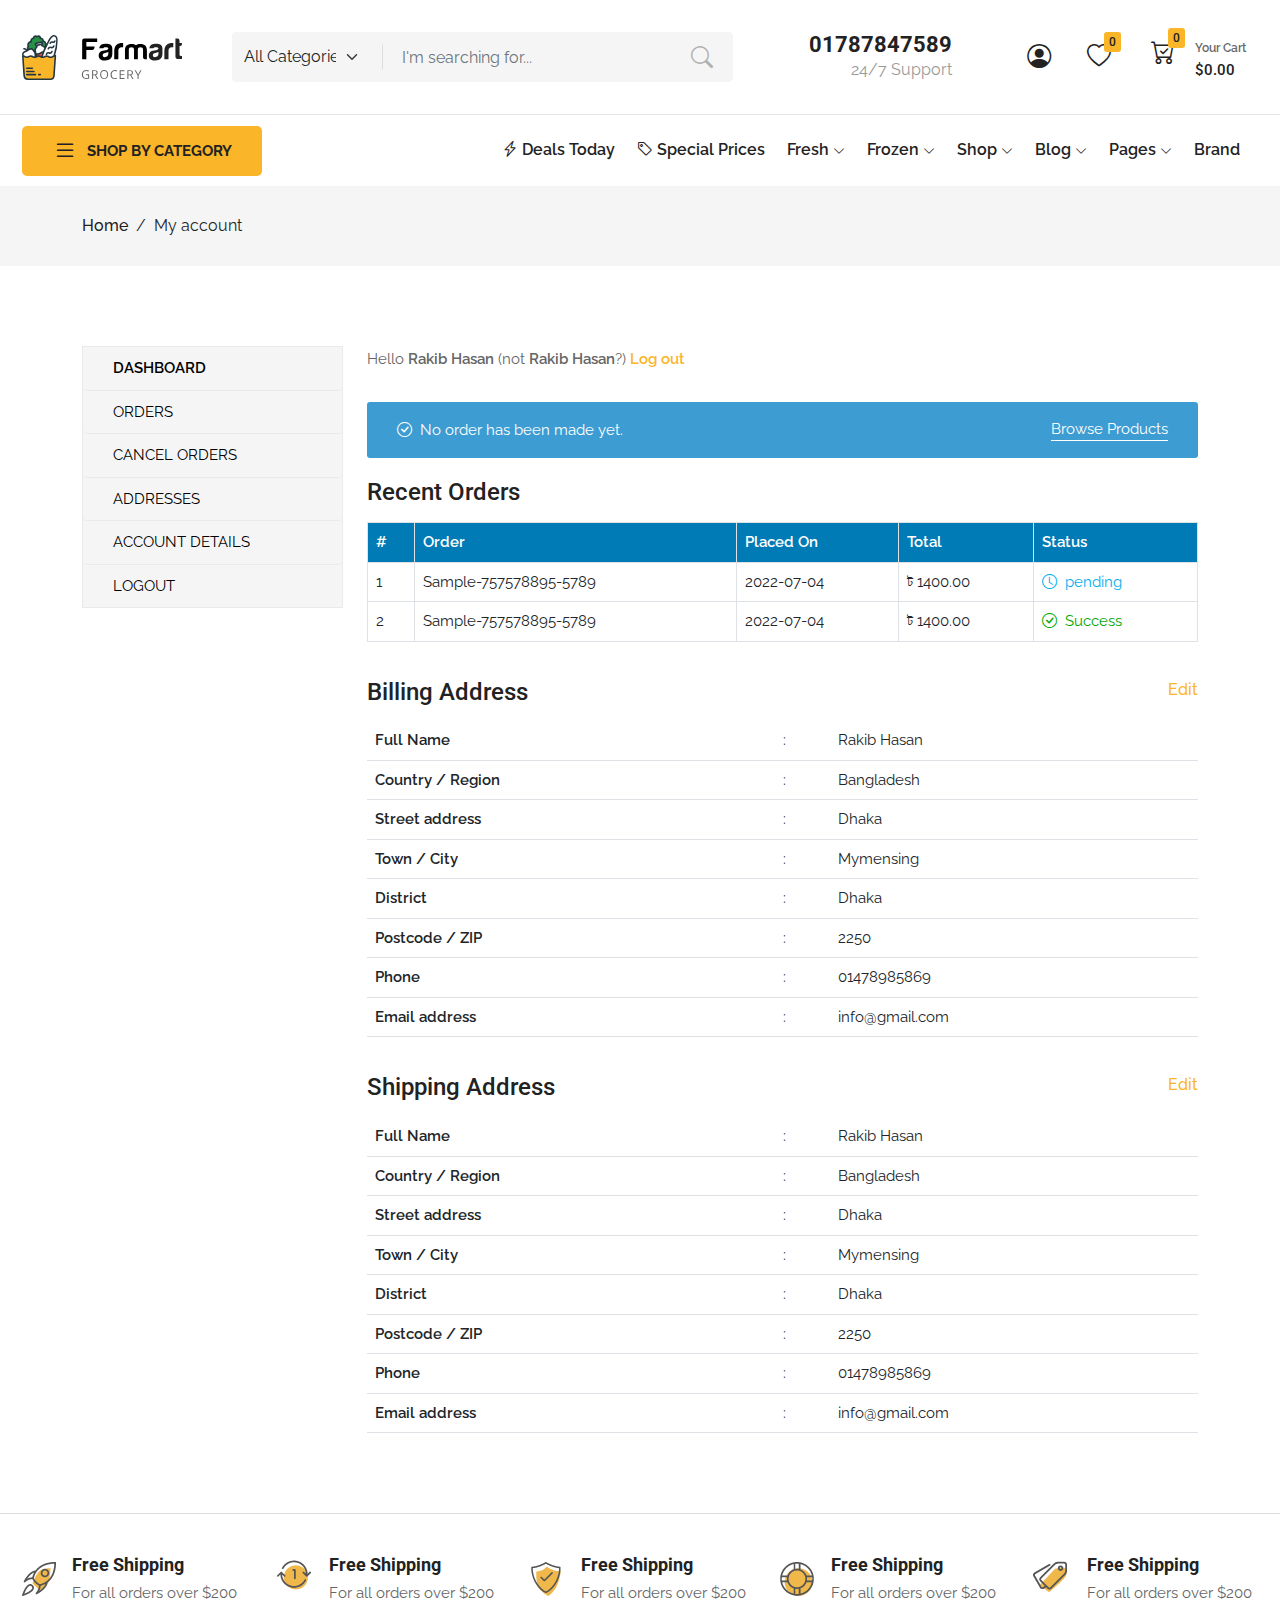
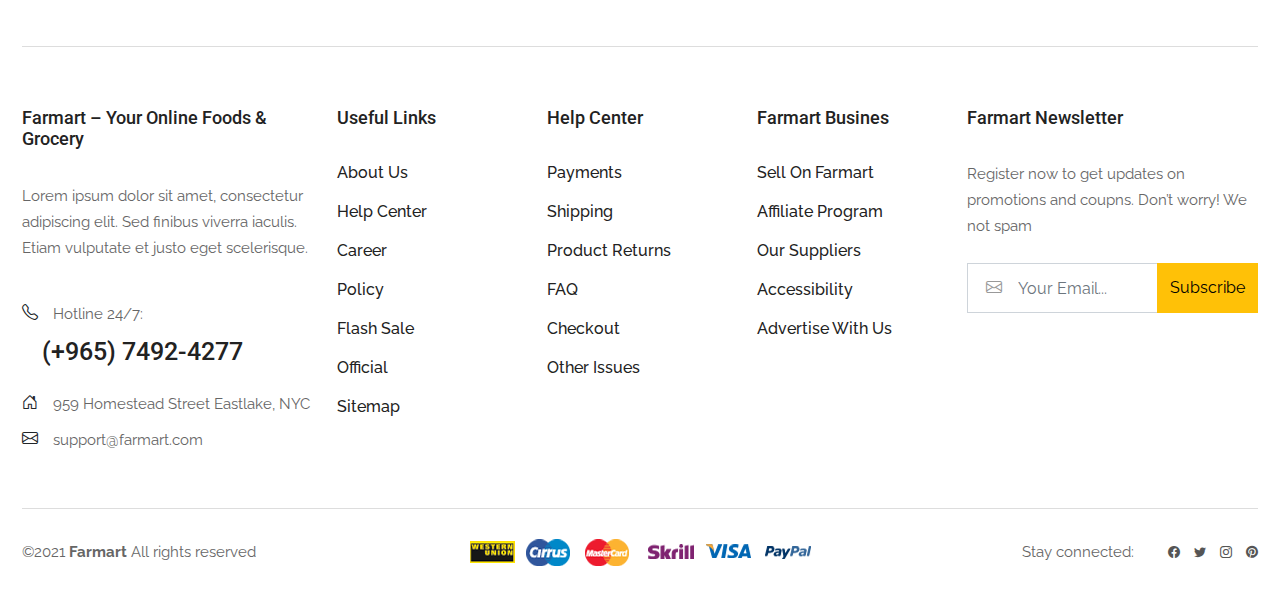
<file: user-dashboard.html>
<!DOCTYPE html>
<html lang="en">

<head>
  <meta charset="UTF-8">
  <meta http-equiv="X-UA-Compatible" content="IE=edge">
  <meta name="viewport"
    content="width=device-width, content=user-scalable=yes, initial-scale=1.0, maximum-scale=5, minimum-scale=1.0">
  <title>NSL - Ecommerce</title>
  <!-- all css file -->
  <link rel="stylesheet" href="https://cdn.jsdelivr.net/npm/bootstrap-icons@1.8.1/font/bootstrap-icons.css">
  <link href="https://fonts.googleapis.com/css2?family=Raleway:wght@300;400;500;600;700;800&display=swap"
    rel="stylesheet">
  <link href="https://fonts.googleapis.com/css2?family=Roboto:wght@300;400;500;700&display=swap" rel="stylesheet">
  <link rel="stylesheet" href="css/bootstrap.min.css">
  <link rel="stylesheet" href="css/slick.css">
  <link rel="stylesheet" href="css/style.css">
  <link rel="stylesheet" href="css/responsive.css">
  <!-- all css file -->
</head>

<body>
  <!-- header part start -->
  <header class="d-none d-xl-block">
    <div class="custom-container">
      <div class="row">
        <div class="col-lg-2 col-xl-2 align-self-center">
          <div class="logo">
            <a href="index.html">
              <img src="images/logo.svg" alt="header" width="160px">
            </a>
          </div>
        </div>
        <div class="col-lg-6 col-xl-5">
          <div class="header-form">
            <form action="#">
              <div class="form-main d-flex justify-content-between">
                <div class="dropdown">
                  <select class="form-select" aria-label="Disabled select example">
                    <option selected>All Categories</option>
                    <option value="1">Breads Sweets</option>
                    <option value="2">Chocolate</option>
                    <option value="3">Stouffer</option>
                    <option value="3">Fizzy Drinks</option>
                    <option value="3">Coffees and Teas</option>
                  </select>
                </div>
                <div class="input-field">
                  <input type="text" class="form-control rounded-0 shadow-none" placeholder="I'm searching for...">
                  <i class="bi bi-search search"></i>
                </div>
              </div>
            </form>
          </div>
        </div>
        <div class="col-lg-4 col-xl-5">
          <div class="header-right-info">
            <div class="row">
              <div class="col-lg-5">
                <div class="number text-end">
                  <h3>01787847589</h3>
                  <span>24/7 Support</span>
                </div>
              </div>
              <div class="col-lg-4 align-self-center">
                <div class="card-info text-end me-3">
                  <ul>
                    <li class="user-info">
                      <a href="login-and-register.html">
                        <i class="bi bi-person-circle"></i>
                      </a>
                    </li>
                    <li class="fav-info">
                      <a href="wishlist.html">
                        <i class="bi bi-heart"></i>
                        <span class="count">0</span>
                      </a>
                    </li>
                  </ul>
                </div>
              </div>
              <div class="col-lg-3 align-self-center">
                <div class="cart-price-info position-relative">
                  <a href="#">
                    <ul class="d-flex">
                      <li class="cart-bag">
                        <i class="bi bi-cart-check"></i>
                        <span class="count">0</span>
                      </li>
                      <li class="cart-text">
                        <p>Your Cart</p>
                        <h5>$0.00</h5>
                      </li>
                    </ul>
                  </a>
                  <div class="cart-price-body-main">
                    <div class="cart-price-body position-absolute">
                      <ul>
                        <li class="d-flex">
                          <div class="img">
                            <a href="#">
                              <img src="images/cart-product-image-1.webp" alt="cart-product-image-1"
                                class="img-fluid w-100">
                            </a>
                          </div>
                          <div class="text">
                            <div class="product-name">
                              <a href="#">Sesame Seed Bread</a>
                            </div>
                            <div class="variation d-flex">
                              <div class="vendor">
                                <p>Vendor:</p>
                              </div>
                              <div class="vendor-name">
                                <a href="#">MartFury</a>
                              </div>
                            </div>
                            <div class="price">
                              <span class="prices">ট 200.00</span>
                              <span>(x1)</span>
                            </div>
                          </div>
                          <div class="delete">
                            <i class="bi bi-trash3"></i>
                          </div>
                        </li>
                        <li class="d-flex">
                          <div class="img">
                            <a href="#">
                              <img src="images/cart-product-image-2.webp" alt="cart-product-image-2"
                                class="img-fluid w-100">
                            </a>
                          </div>
                          <div class="text">
                            <div class="product-name">
                              <a href="#">Sesame Seed Bread</a>
                            </div>
                            <div class="variation d-flex">
                              <div class="vendor">
                                <p>Vendor:</p>
                              </div>
                              <div class="vendor-name">
                                <a href="#">MartFury</a>
                              </div>
                            </div>
                            <div class="price">
                              <span class="prices">ট 200.00</span>
                              <span>(x1)</span>
                            </div>
                          </div>
                          <div class="delete">
                            <i class="bi bi-trash3"></i>
                          </div>
                        </li>
                        <li class="d-flex">
                          <div class="img">
                            <a href="#">
                              <img src="images/cart-product-image-3.webp" alt="cart-product-image-3"
                                class="img-fluid w-100">
                            </a>
                          </div>
                          <div class="text">
                            <div class="product-name">
                              <a href="#">Sesame Seed Bread</a>
                            </div>
                            <div class="variation d-flex">
                              <div class="vendor">
                                <p>Vendor:</p>
                              </div>
                              <div class="vendor-name">
                                <a href="#">MartFury</a>
                              </div>
                            </div>
                            <div class="price">
                              <span class="prices">ট 200.00</span>
                              <span>(x1)</span>
                            </div>
                          </div>
                          <div class="delete">
                            <i class="bi bi-trash3"></i>
                          </div>
                        </li>
                        <li class="d-flex">
                          <div class="img">
                            <a href="#">
                              <img src="images/cart-product-image-3.webp" alt="cart-product-image-3"
                                class="img-fluid w-100">
                            </a>
                          </div>
                          <div class="text">
                            <div class="product-name">
                              <a href="#">Sesame Seed Bread</a>
                            </div>
                            <div class="variation d-flex">
                              <div class="vendor">
                                <p>Vendor:</p>
                              </div>
                              <div class="vendor-name">
                                <a href="#">MartFury</a>
                              </div>
                            </div>
                            <div class="price">
                              <span class="prices">ট 200.00</span>
                              <span>(x1)</span>
                            </div>
                          </div>
                          <div class="delete">
                            <i class="bi bi-trash3"></i>
                          </div>
                        </li>
                      </ul>
                      <div class="cart-control-part">
                        <div class="title">
                          <p>
                            <strong>TOTAL :</strong>
                            <span class="float-end">ট 200.00</span>
                          </p>
                        </div>
                        <div class="button">
                          <a href="cart.html">View Cart</a>
                          <a href="checkout.html" class="check">Checkout</a>
                        </div>
                      </div>
                    </div>
                  </div>
                </div>
              </div>
            </div>
          </div>
        </div>
      </div>
    </div>
  </header>
  <!-- header part end -->
  <!-- navbar part start -->
  <nav class="d-none d-xl-block">
    <div class="custom-container">
      <div class="row">
        <div class="col-lg-2 col-xl-2 col-xxl-2 align-self-center">
          <div class="nav-side-menu">
            <a href="#" class="d-flex justify-content-center">
              <i class="bi bi-list"></i>
              <span>Shop By Category</span>
            </a>
            <div class="dropdown-main pt-3">
              <div class="dropdown-category-menu">
                <ul>
                  <li><a href="#">Daily Deals</a></li>
                  <li><a href="#">Top Promotions</a></li>
                  <li><a href="#">New Arrivals</a></li>
                  <li><a href="#">Fruits & Vegetables <i class="float-end pe-0 bi bi-chevron-right"></i></a>
                    <div class="dropdown-sub-menu">
                      <div class="row g-0">
                        <div class="col-lg-6">
                          <div class="child-menu-item">
                            <ul>
                              <li class="list-menu-title"><b>Fruits</b></li>
                              <li><a href="#">Apples</a></li>
                              <li><a href="#">Bananas</a></li>
                              <li><a href="#">Berries</a></li>
                              <li><a href="#">Oranges & Easy Peelers</a></li>
                              <li><a href="#">Grapes</a></li>
                              <li><a href="#">Lemons & Limes</a></li>
                              <li><a href="#">Peaches & Nectarines</a></li>
                              <li><a href="#">Pears</a></li>
                              <li><a href="#">Melon</a></li>
                              <li><a href="#" class="all-products">See all products</a></li>
                            </ul>
                          </div>
                        </div>
                        <div class="col-lg-6">
                          <div class="child-menu-item">
                            <ul>
                              <li class="list-menu-title"><b>Vegitables</b></li>
                              <li><a href="#">Apples</a></li>
                              <li><a href="#">Bananas</a></li>
                              <li><a href="#">Berries</a></li>
                              <li><a href="#">Oranges & Easy Peelers</a></li>
                              <li><a href="#">Grapes</a></li>
                              <li><a href="#">Lemons & Limes</a></li>
                              <li><a href="#" class="fresh-drink">FRESHLY DRINK ORANGE JUICE.</a></li>
                              <li><a href="#" class="btn shadow-none">Shop Now</a></li>
                            </ul>
                          </div>
                        </div>
                      </div>
                    </div>
                  </li>
                  <li><a href="#">Breads Sweets <i class="float-end pe-0 bi bi-chevron-right"></i></a>
                    <div class="dropdown-sub-menu">
                      <div class="row g-0">
                        <div class="col-lg-6">
                          <div class="child-menu-item">
                            <ul>
                              <li class="list-menu-title"><b>Fruits</b></li>
                              <li><a href="#">Apples</a></li>
                              <li><a href="#">Bananas</a></li>
                              <li><a href="#">Berries</a></li>
                              <li><a href="#">Oranges & Easy Peelers</a></li>
                              <li><a href="#">Grapes</a></li>
                              <li><a href="#">Lemons & Limes</a></li>
                              <li><a href="#">Peaches & Nectarines</a></li>
                              <li><a href="#">Pears</a></li>
                              <li><a href="#">Melon</a></li>
                              <li><a href="#" class="all-products">See all products</a>
                              </li>
                            </ul>
                          </div>
                        </div>
                        <div class="col-lg-6">
                          <div class="child-menu-item">
                            <ul>
                              <li class="list-menu-title"><b>Vegitables</b></li>
                              <li><a href="#">Apples</a></li>
                              <li><a href="#">Bananas</a></li>
                              <li><a href="#">Berries</a></li>
                              <li><a href="#">Oranges & Easy Peelers</a></li>
                              <li><a href="#">Grapes</a></li>
                              <li><a href="#">Lemons & Limes</a></li>
                              <li><a href="#" class="fresh-drink">FRESHLY DRINK ORANGE JUICE.</a></li>
                              <li><a href="#" class="btn shadow-none">Shop Now</a></li>
                            </ul>
                          </div>
                        </div>
                      </div>
                    </div>
                  </li>
                  <li><a href="#">Frozen Seafoods</a></li>
                  <li><a href="#">Raw Meats</a></li>
                  <li><a href="#">Wines & Alcohol Drinks <i class="float-end pe-0 bi bi-chevron-right"></i></a>
                    <div class="dropdown-sub-menu">
                      <div class="row g-0">
                        <div class="col-lg-6">
                          <div class="child-menu-item">
                            <ul>
                              <li class="list-menu-title"><b>Fruits</b></li>
                              <li><a href="#">Apples</a></li>
                              <li><a href="#">Bananas</a></li>
                              <li><a href="#">Berries</a></li>
                              <li><a href="#">Oranges & Easy Peelers</a></li>
                              <li><a href="#">Grapes</a></li>
                              <li><a href="#">Lemons & Limes</a></li>
                              <li><a href="#">Peaches & Nectarines</a></li>
                              <li><a href="#">Pears</a></li>
                              <li><a href="#">Melon</a></li>
                              <li><a href="#" class="all-products">See all products</a>
                              </li>
                            </ul>
                          </div>
                        </div>
                        <div class="col-lg-6">
                          <div class="child-menu-item">
                            <ul>
                              <li class="list-menu-title"><b>Vegitables</b></li>
                              <li><a href="#">Apples</a></li>
                              <li><a href="#">Bananas</a></li>
                              <li><a href="#">Berries</a></li>
                              <li><a href="#">Oranges & Easy Peelers</a></li>
                              <li><a href="#">Grapes</a></li>
                              <li><a href="#">Lemons & Limes</a></li>
                              <li><a href="#" class="fresh-drink">FRESHLY DRINK ORANGE JUICE.</a></li>
                              <li><a href="#" class="btn shadow-none">Shop Now</a></li>
                            </ul>
                          </div>
                        </div>
                      </div>
                    </div>
                  </li>
                  <li><a href="#">Tea & Coffee</a></li>
                  <li><a href="#">Milks and Dairies</a></li>
                  <li><a href="#">Pet Foods</a></li>
                </ul>
              </div>
            </div>
          </div>
        </div>
        <div class="col-lg-8 col-xl-10 col-xxl-8 align-self-center">
          <div class="menu">
            <ul>
              <li>
                <a href="#">
                  <i class="bi bi-lightning-charge"></i>
                  Deals Today
                </a>
              </li>
              <li>
                <a href="#">
                  <i class="bi bi-tag"></i>
                  Special Prices
                </a>
              </li>
              <li>
                <a href="#">
                  Fresh
                  <i class="bi bi-chevron-down"></i>
                </a>
                <ul>
                  <li><a href="#">Fruit</a></li>
                  <li><a href="#">Meat & Poultry</a></li>
                  <li><a href="#">Milk, Butter & Eggs</a></li>
                  <li><a href="#">Vegetables</a></li>
                </ul>
              </li>
              <li>
                <a href="#">
                  Frozen
                  <i class="bi bi-chevron-down"></i>
                </a>
                <ul>
                  <li><a href="#">Fruit</a></li>
                  <li><a href="#">Meat & Poultry</a></li>
                  <li><a href="#">Milk, Butter & Eggs</a></li>
                  <li><a href="#">Vegetables</a></li>
                </ul>
              </li>
              <li>
                <a href="shop.html">
                  Shop
                  <i class="bi bi-chevron-down"></i>
                </a>
                <ul>
                  <li><a href="shop.html">Shop</a></li>
                  <li><a href="cart.html">Cart</a></li>
                  <li><a href="checkout.html">Checkout</a></li>
                  <li><a href="product-details.html">Single Product</a></li>
                </ul>
              </li>
              <li>
                <a href="#">
                  Blog
                  <i class="bi bi-chevron-down"></i>
                </a>
                <ul>
                  <li><a href="#">Fruit</a></li>
                  <li><a href="#">Meat & Poultry</a></li>
                  <li><a href="#">Milk, Butter & Eggs</a></li>
                  <li><a href="#">Vegetables</a></li>
                </ul>
              </li>
              <li>
                <a href="#">
                  Pages
                  <i class="bi bi-chevron-down"></i>
                </a>
                <ul>
                  <li><a href="about-us.html">About Us</a></li>
                  <li><a href="contact-us.html">Contact Us</a></li>
                  <li><a href="faq.html">FAQs</a></li>
                  <li><a href="404-page.html">Page 404</a></li>
                </ul>
              </li>
              <li>
                <a href="shop.html">
                  Brand
                </a>
              </li>
            </ul>
          </div>
        </div>
        <div class="col-lg-2 col-xxl-2 align-self-center">
          <div class="recent-view text-end">
            <ul>
              <li>
                <a href="#" class="recent-view-tag">
                  <i class="bi bi-arrow-repeat"></i>
                  Recently Viewed
                </a>
                <div class="recen-view-body text-start">
                  <ul>
                    <li>
                      <a href="product-details.html">
                        <div class="img">
                          <img src="images/product-list-image-1.webp" alt="product-list-image-1" class="img-fluid">
                        </div>
                      </a>
                    </li>
                    <li>
                      <a href="product-details.html">
                        <div class="img">
                          <img src="images/product-list-image-2.webp" alt="product-list-image-2" class="img-fluid">
                        </div>
                      </a>
                    </li>
                    <li>
                      <a href="product-details.html">
                        <div class="img">
                          <img src="images/product-list-image-3.webp" alt="product-list-image-3" class="img-fluid">
                        </div>
                      </a>
                    </li>
                    <li>
                      <a href="product-details.html">
                        <div class="img">
                          <img src="images/product-list-image-4.webp" alt="product-list-image-4" class="img-fluid">
                        </div>
                      </a>
                    </li>
                    <li>
                      <a href="product-details.html">
                        <div class="img">
                          <img src="images/product-list-image-5.webp" alt="product-list-image-5" class="img-fluid">
                        </div>
                      </a>
                    </li>
                  </ul>
                </div>
              </li>
            </ul>
          </div>
        </div>
      </div>
    </div>
  </nav>
  <!-- navbar part end -->
  <!-- mobile menu part start -->
  <div class="mobile-menu d-block d-xl-none">
    <div class="custom-container">
      <div class="menu-main d-flex justify-content-between">
        <div class="left-bar">
          <i class="bi bi-list bar-icon"></i>
        </div>
        <div class="mid-image text-center align-self-center">
          <a href="index.html"><img src="images/logo.svg" alt="logo" width="140"></a>
        </div>
        <div class="right-info align-self-center">
          <ul>
            <li class="mobile-cart">
              <i class="bi bi-cart-check"></i>
              <sup>0</sup>
            </li>
            <li><i class="bi bi-search search"></i></li>
          </ul>
        </div>
      </div>
    </div>
    <div class="right-search-option">
      <div class="form">
        <div class="custom-container">
          <form action="#">
            <div class="main-group d-flex">
              <div class="input-group position-relative">
                <input type="text" placeholder="I am searching for..." class="shadow-none">
              </div>
              <span class="align-self-center cancel">Cancel</span>
            </div>
          </form>
        </div>
      </div>
    </div>
    <div class="main-overlay"></div>
    <div class="left-menu-body">
      <div class="menu-header">
        <ul>
          <li><i class="bi bi-arrow-left close-menu"></i></li>
          <li class="float-end">
            <a href="#">
              <i class="bi bi-person-circle"></i>
              <span class="ps-1">Login & Register</span>
            </a>
          </li>
        </ul>
      </div>
      <div class="menu-list-part">
        <ul>
          <li><a href="#">DEALS TODAY</a></li>
          <li><a href="#">SPECAL PRICES</a></li>
          <li class="hasDD">
            <a href="https://htmlcolorcodes.com/colors/shades-of-yellow/">FRESH</a>
            <span class=""><i class="bi bi-chevron-down float-end"></i></span>
            <ul class="child">
              <li><a href="https://htmlcolorcodes.com/colors/shades-of-yellow/">Fruit</a></li>
              <li><a href="#">Meat & Poultry</a></li>
              <li><a href="#">Milk, Butter & Eggs</a></li>
              <li><a href="#">Vegetables</a></li>
            </ul>
          </li>
          <li class="hasDD">
            <a href="https://htmlcolorcodes.com/colors/shades-of-yellow/">FROZEN</a>
            <span class=""><i class="bi bi-chevron-down float-end"></i></span>
            <ul class="child">
              <li><a href="https://htmlcolorcodes.com/colors/shades-of-yellow/">Fruit</a></li>
              <li><a href="#">Meat & Poultry</a></li>
              <li><a href="#">Milk, Butter & Eggs</a></li>
              <li><a href="#">Vegetables</a></li>
            </ul>
          </li>
          <li><a href="#">SHOP</a></li>
          <li><a href="#">BLOG</a></li>
          <li class="hasDD">
            <a href="https://htmlcolorcodes.com/colors/shades-of-yellow/">PAGES</a>
            <span class=""><i class="bi bi-chevron-down float-end"></i></span>
            <ul class="child">
              <li><a href="about-us.html">About Us</a></li>
              <li><a href="contact-us.html">Contact Us</a></li>
              <li><a href="faq.html">FAQs</a></li>
              <li><a href="404-page.html">Page 404</a></li>
            </ul>
          </li>
          <li><a href="shop.html">BRANDS</a></li>
        </ul>
      </div>
    </div>
  </div>
  <!-- mobile menu part end -->

  <!-- breadcrumb part start -->
  <div class="bread-crumb">
    <div class="container">
      <div class="row">
        <div class="col-lg-12">
          <ul>
            <li><a href="index.html">Home</a></li>
            <li>/</li>
            <li>My account</li>
          </ul>
        </div>
      </div>
    </div>
  </div>
  <!-- breadcrumb part end -->
  <!-- user dashboard part start -->
  <section class="user-dashboard">
    <div class="container">
      <div class="row">
        <div class="col-lg-3">
          <div class="user-left-menu">
            <div class="nav flex-column nav-pills me-3" id="v-pills-tab" role="tablist" aria-orientation="vertical">

              <button class="nav-link active" id="v-pills-home-tab" data-bs-toggle="pill"
                data-bs-target="#v-pills-dashboard" type="button" role="tab" aria-controls="v-pills-home"
                aria-selected="true">Dashboard
              </button>

              <button class="nav-link" id="v-pills-profile-tab" data-bs-toggle="pill" data-bs-target="#v-pills-orders"
                type="button" role="tab" aria-controls="v-pills-profile" aria-selected="false">Orders</button>

              <button class="nav-link" id="v-pills-profile-tab" data-bs-toggle="pill"
                data-bs-target="#v-pills-cancel-orders" type="button" role="tab" aria-controls="v-pills-profile"
                aria-selected="false">Cancel Orders</button>

              <button class="nav-link" id="v-pills-messages-tab" data-bs-toggle="pill" data-bs-target="#v-pills-address"
                type="button" role="tab" aria-controls="v-pills-messages" aria-selected="false">Addresses</button>

              <button class="nav-link" id="v-pills-settings-tab" data-bs-toggle="pill" data-bs-target="#v-pills-account"
                type="button" role="tab" aria-controls="v-pills-settings" aria-selected="false">Account details</button>
            </div>
            <div class="logout-profile">
              <a href="login-and-register.html">Logout</a>
            </div>
          </div>
        </div>
        <div class="col-lg-9">
          <div class="user-right-info">
            <div class="tab-content" id="v-pills-tabContent">

              <div class="tab-pane fade show active" id="v-pills-dashboard" role="tabpanel"
                aria-labelledby="v-pills-home-tab">
                <div class="dashboard-info">
                  <p>
                    Hello <span class="black-bold">Rakib Hasan</span> (not <span class="black-bold">Rakib Hasan</span>?)
                    <span class="logout"><a href="login-and-register.html">Log
                        out</a></span>
                  </p>
                  <div class="no-order-message d-flex justify-content-between">
                    <div class="left-text">
                      <p class="text-white"><i class="bi bi-check-circle pe-1"></i> No order has been made yet.</p>
                    </div>
                    <div class="right-text">
                      <a href="shop.html">Browse Products</a>
                    </div>
                  </div>
                  <div class="recent-orders">
                    <h3>Recent Orders</h3>
                    <div class="table-responsive">
                      <table class="table table-bordered m-0">
                        <thead>
                          <tr>
                            <th>#</th>
                            <th>Order</th>
                            <th>Placed On</th>
                            <th>Total</th>
                            <th>Status</th>
                          </tr>
                        </thead>
                        <tbody style="border-top: none;">
                          <tr>
                            <td>1</td>
                            <td>Sample-757578895-5789</td>
                            <td>2022-07-04</td>
                            <td>ট 1400.00</td>
                            <td class="pending"><i class="bi bi-clock pe-1"></i> pending</td>
                          </tr>
                          <tr>
                            <td>2</td>
                            <td>Sample-757578895-5789</td>
                            <td>2022-07-04</td>
                            <td>ট 1400.00</td>
                            <td class="success"><i class="bi bi-check-circle pe-1"></i> Success</td>
                          </tr>
                        </tbody>
                      </table>
                    </div>
                  </div>
                  <div class="address-block mt-3">
                    <div class="title d-flex justify-content-between">
                      <h3>Billing Address</h3>
                      <span class="align-self-center">Edit</span>
                    </div>
                    <div class="table-responsive">
                      <table class="table m-0">
                        <tbody style="border-top: none;">
                          <tr>
                            <th>Full Name</th>
                            <td>:</td>
                            <td>Rakib Hasan</td>
                          </tr>
                          <tr>
                            <th>Country / Region</th>
                            <td>:</td>
                            <td>Bangladesh</td>
                          </tr>
                          <tr>
                            <th>Street address</th>
                            <td>:</td>
                            <td>Dhaka</td>
                          </tr>
                          <tr>
                            <th>Town / City</th>
                            <td>:</td>
                            <td>Mymensing</td>
                          </tr>
                          <tr>
                            <th>District</th>
                            <td>:</td>
                            <td>Dhaka</td>
                          </tr>
                          <tr>
                            <th>Postcode / ZIP</th>
                            <td>:</td>
                            <td>2250</td>
                          </tr>
                          <tr>
                            <th>Phone</th>
                            <td>:</td>
                            <td>01478985869</td>
                          </tr>
                          <tr>
                            <th>Email address</th>
                            <td>:</td>
                            <td>info@gmail.com</td>
                          </tr>
                        </tbody>
                      </table>
                    </div>
                  </div>
                  <div class="address-block mt-3">
                    <div class="title d-flex justify-content-between">
                      <h3>Shipping Address</h3>
                      <span class="align-self-center">Edit</span>
                    </div>
                    <div class="table-responsive">
                      <table class="table m-0">
                        <tbody style="border-top: none;">
                          <tr>
                            <th>Full Name</th>
                            <td>:</td>
                            <td>Rakib Hasan</td>
                          </tr>
                          <tr>
                            <th>Country / Region</th>
                            <td>:</td>
                            <td>Bangladesh</td>
                          </tr>
                          <tr>
                            <th>Street address</th>
                            <td>:</td>
                            <td>Dhaka</td>
                          </tr>
                          <tr>
                            <th>Town / City</th>
                            <td>:</td>
                            <td>Mymensing</td>
                          </tr>
                          <tr>
                            <th>District</th>
                            <td>:</td>
                            <td>Dhaka</td>
                          </tr>
                          <tr>
                            <th>Postcode / ZIP</th>
                            <td>:</td>
                            <td>2250</td>
                          </tr>
                          <tr>
                            <th>Phone</th>
                            <td>:</td>
                            <td>01478985869</td>
                          </tr>
                          <tr>
                            <th>Email address</th>
                            <td>:</td>
                            <td>info@gmail.com</td>
                          </tr>
                        </tbody>
                      </table>
                    </div>
                  </div>
                </div>
              </div>

              <div class="tab-pane fade" id="v-pills-orders" role="tabpanel" aria-labelledby="v-pills-profile-tab">
                <div class="orders">
                  <div class="no-order-message d-flex justify-content-between mt-0 mb-4">
                    <div class="left-text">
                      <p class="text-white"><i class="bi bi-check-circle pe-1"></i> No order has been made yet.</p>
                    </div>
                    <div class="right-text">
                      <a href="shop.html">Browse Products</a>
                    </div>
                  </div>
                  <h3 class="my-orders">My Orders</h3>
                  <div class="table-responsive">
                    <table class="table table-bordered m-0">
                      <thead>
                        <tr>
                          <th>#</th>
                          <th>Order Id</th>
                          <th>Order Date</th>
                          <th>Amount</th>
                          <th>Status</th>
                          <th>Action</th>
                        </tr>
                      </thead>
                      <tbody style="border-top: none;">
                        <tr>
                          <td>1</td>
                          <td>Sample-757578895-5789</td>
                          <td>2022-07-04</td>
                          <td>ট 1400.00</td>
                          <td class="pending"><i class="bi bi-clock pe-1"></i> pending</td>
                          <td>
                            <button type="button" class="btn btn-sm shadow-none"><i class="bi bi-printer pe-1"></i>
                              View Invoice
                            </button>
                          </td>
                        </tr>
                        <tr>
                          <td>2</td>
                          <td>Sample-757578895-5789</td>
                          <td>2022-07-04</td>
                          <td>ট 1400.00</td>
                          <td class="success"><i class="bi bi-check-circle pe-1"></i> Success</td>
                          <td>
                            <button type="button" class="btn btn-sm shadow-none"><i class="bi bi-printer pe-1"></i>
                              View Invoice
                            </button>
                          </td>
                        </tr>
                      </tbody>
                    </table>
                  </div>
                </div>
              </div>

              <div class="tab-pane fade" id="v-pills-cancel-orders" role="tabpanel"
                aria-labelledby="v-pills-messages-tab">
                <div class="cancel-orders">
                  <div class="no-order-message d-flex justify-content-between mt-0 mb-4">
                    <div class="left-text">
                      <p class="text-white"><i class="bi bi-check-circle pe-1"></i> Your order has been deleted
                        successfully.</p>
                    </div>
                  </div>
                  <h3>Cancel Order</h3>
                  <div class="table-responsive">
                    <table class="table table-bordered m-0">
                      <thead>
                        <tr>
                          <th>#</th>
                          <th>Order Number</th>
                          <th>Order Price</th>
                          <th>Action</th>
                        </tr>
                      </thead>
                      <tbody style="border-top: none;">
                        <tr>
                          <td>1</td>
                          <td>Sample-757578895-5789</td>
                          <td>ট 1400.00</td>
                          <td>
                            <button type="button" class="btn btn-sm shadow-none">
                              <i class="bi bi-trash3"></i>
                            </button>
                          </td>
                        </tr>
                        <tr>
                          <td>2</td>
                          <td>Sample-757578895-5789</td>
                          <td>ট 1400.00</td>
                          <td>
                            <button type="button" class="btn btn-sm shadow-none">
                              <i class="bi bi-trash3"></i>
                            </button>
                          </td>
                        </tr>
                      </tbody>
                    </table>
                  </div>

                </div>
              </div>

              <div class="tab-pane fade" id="v-pills-address" role="tabpanel" aria-labelledby="v-pills-settings-tab">
                <div class="address">
                  <div class="row">
                    <div class="col-lg-6">
                      <div class="address-block">
                        <div class="title mb-3 d-flex justify-content-between">
                          <h3 class="m-0">Billing Address</h3>
                          <span class="align-self-center">Edit</span>
                        </div>
                        <div class="table-responsive">
                          <table class="table m-0">
                            <tbody style="border-top: none;">
                              <tr>
                                <th>Full Name</th>
                                <td>:</td>
                                <td>Rakib Hasan</td>
                              </tr>
                              <tr>
                                <th>Country / Region</th>
                                <td>:</td>
                                <td>Bangladesh</td>
                              </tr>
                              <tr>
                                <th>Street address</th>
                                <td>:</td>
                                <td>Dhaka</td>
                              </tr>
                              <tr>
                                <th>Town / City</th>
                                <td>:</td>
                                <td>Mymensing</td>
                              </tr>
                              <tr>
                                <th>District</th>
                                <td>:</td>
                                <td>Dhaka</td>
                              </tr>
                              <tr>
                                <th>Postcode / ZIP</th>
                                <td>:</td>
                                <td>2250</td>
                              </tr>
                              <tr>
                                <th>Phone</th>
                                <td>:</td>
                                <td>01478985869</td>
                              </tr>
                              <tr>
                                <th>Email address</th>
                                <td>:</td>
                                <td>info@gmail.com</td>
                              </tr>
                            </tbody>
                          </table>
                        </div>
                      </div>
                    </div>
                    <div class="col-lg-6">
                      <div class="address-block">
                        <div class="title mb-3 d-flex justify-content-between">
                          <h3 class="m-0">Shipping Address</h3>
                          <span class="align-self-center">Edit</span>
                        </div>
                        <div class="table-responsive">
                          <table class="table m-0">
                            <tbody style="border-top: none;">
                              <tr>
                                <th>Full Name</th>
                                <td>:</td>
                                <td>Rakib Hasan</td>
                              </tr>
                              <tr>
                                <th>Country / Region</th>
                                <td>:</td>
                                <td>Bangladesh</td>
                              </tr>
                              <tr>
                                <th>Street address</th>
                                <td>:</td>
                                <td>Dhaka</td>
                              </tr>
                              <tr>
                                <th>Town / City</th>
                                <td>:</td>
                                <td>Mymensing</td>
                              </tr>
                              <tr>
                                <th>District</th>
                                <td>:</td>
                                <td>Dhaka</td>
                              </tr>
                              <tr>
                                <th>Postcode / ZIP</th>
                                <td>:</td>
                                <td>2250</td>
                              </tr>
                              <tr>
                                <th>Phone</th>
                                <td>:</td>
                                <td>01478985869</td>
                              </tr>
                              <tr>
                                <th>Email address</th>
                                <td>:</td>
                                <td>info@gmail.com</td>
                              </tr>
                            </tbody>
                          </table>
                        </div>
                      </div>
                    </div>
                  </div>
                  <div class="edit-address account mt-4">
                    <form>
                      <div class="mb-3">
                        <label for="exampleInputEmail1" class="form-label">Full Name <sup
                            class="text-danger">*</sup></label>
                        <input type="text" class="form-control shadow-none rounded-1" id="exampleInputEmail1"
                          aria-describedby="emailHelp" value="Rakib Hasan">
                      </div>
                      <div class="mb-3">
                        <label for="exampleInputPassword1" class="form-label">Country / Region <sup
                            class="text-danger">*</sup></label>
                        <select class="form-select" aria-label="Default select example">
                          <option selected>Bangladesh</option>
                          <option value="1">One</option>
                          <option value="2">Two</option>
                          <option value="3">Three</option>
                        </select>
                      </div>
                      <div class="mb-3">
                        <label for="exampleInputEmail1" class="form-label">Street address <sup
                            class="text-danger">*</sup></label>
                        <input type="text" class="form-control shadow-none rounded-1" id="exampleInputEmail1"
                          aria-describedby="emailHelp" value="Mymensingh">
                      </div>
                      <div class="mb-3">
                        <label for="exampleInputPassword1" class="form-label">Town / City <sup
                            class="text-danger">*</sup></label>
                        <input type="text" class="form-control shadow-none rounded-1" id="exampleInputPassword1"
                          value="Dhaka">
                      </div>
                      <div class="mb-3">
                        <label for="exampleInputPassword1" class="form-label">District <sup
                            class="text-danger">*</sup></label>
                        <select class="form-select" aria-label="Default select example">
                          <option selected>Dhaka</option>
                          <option value="1">One</option>
                          <option value="2">Two</option>
                          <option value="3">Three</option>
                        </select>
                      </div>
                      <div class="mb-3">
                        <label for="exampleInputPassword1" class="form-label">Postcode / ZIP (optional) </label>
                        <input type="text" class="form-control shadow-none rounded-1" id="exampleInputPassword1"
                          value="2250">
                      </div>
                      <div class="mb-3">
                        <label for="exampleInputPassword1" class="form-label">Phone <sup
                            class="text-danger">*</sup></label>
                        <input type="text" class="form-control shadow-none rounded-1" id="exampleInputPassword1"
                          value="01478789586">
                      </div>
                      <div class="mb-3">
                        <label for="exampleInputPassword1" class="form-label">Email Address <sup
                            class="text-danger">*</sup></label>
                        <input type="text" class="form-control shadow-none rounded-1" id="exampleInputPassword1"
                          value="info@gmail.com">
                      </div>
                      <button type="submit" class="btn">Save Changes</button>
                    </form>
                  </div>
                </div>
              </div>
              <div class="tab-pane fade" id="v-pills-account" role="tabpanel" aria-labelledby="v-pills-settings-tab">
                <div class="account">
                  <form>
                    <div class="mb-3">
                      <label for="exampleInputEmail1" class="form-label">First Name <sup
                          class="text-danger">*</sup></label>
                      <input type="text" class="form-control shadow-none rounded-1" id="exampleInputEmail1"
                        aria-describedby="emailHelp">
                      <!-- <div id="emailHelp" class="form-text">We'll never share your email with anyone else.</div> -->
                    </div>
                    <div class="mb-3">
                      <label for="exampleInputPassword1" class="form-label">Last Name <sup
                          class="text-danger">*</sup></label>
                      <input type="text" class="form-control shadow-none rounded-1" id="exampleInputPassword1">
                    </div>
                    <div class="mb-3">
                      <label for="exampleInputEmail1" class="form-label">Display Name <sup
                          class="text-danger">*</sup></label>
                      <input type="text" class="form-control shadow-none rounded-1" id="exampleInputEmail1"
                        aria-describedby="emailHelp" value="Rakib Hasan">
                      <div id="emailHelp" class="form-text">This will be how your name will be displayed in the account
                        section and in reviews</div>
                    </div>
                    <div class="mb-3">
                      <label for="exampleInputPassword1" class="form-label">Email Address <sup
                          class="text-danger">*</sup></label>
                      <input type="email" class="form-control shadow-none rounded-1" id="exampleInputPassword1"
                        value="rakibhasan@live.com">
                    </div>
                    <div class="mb-3">
                      <label for="exampleInputPassword1" class="form-label">Current password (leave blank to leave
                        unchanged) </label>
                      <input type="password" class="form-control shadow-none rounded-1" id="exampleInputPassword1"
                        value="rakibhasan@live.com">
                    </div>
                    <div class="mb-3">
                      <label for="exampleInputPassword1" class="form-label">New password (leave blank to leave
                        unchanged) </label>
                      <input type="password" class="form-control shadow-none rounded-1" id="exampleInputPassword1">
                    </div>
                    <div class="mb-3">
                      <label for="exampleInputPassword1" class="form-label">Confirm New password</label>
                      <input type="password" class="form-control shadow-none rounded-1" id="exampleInputPassword1">
                    </div>
                    <button type="submit" class="btn">Save Changes</button>
                  </form>
                </div>
              </div>
            </div>
          </div>
        </div>
      </div>
    </div>
  </section>
  <!-- user dashboard part end -->
  <!-- footer part start -->
  <!-- back to top part start -->
  <a id="button">
    <i class="bi bi-chevron-up"></i>
  </a>
  <!-- back to top part end -->
  <footer class="footer">
    <div class="custom-container">
      <div class="footer-top">
        <div class="row">
          <div class="col-lg">
            <div class="top-item d-flex">
              <div class="icon">
                <img src="images/footer-top-icon-1.png" alt="footer-top-icon-1">
              </div>
              <div class="text">
                <h4>Free Shipping</h4>
                <p>For all orders over $200</p>
              </div>
            </div>
          </div>
          <div class="col-lg">
            <div class="top-item d-flex">
              <div class="icon">
                <img src="images/footer-top-icon-2.png" alt="footer-top-icon-2">
              </div>
              <div class="text">
                <h4>Free Shipping</h4>
                <p>For all orders over $200</p>
              </div>
            </div>
          </div>
          <div class="col-lg">
            <div class="top-item d-flex">
              <div class="icon">
                <img src="images/footer-top-icon-3.png" alt="footer-top-icon-3">
              </div>
              <div class="text">
                <h4>Free Shipping</h4>
                <p>For all orders over $200</p>
              </div>
            </div>
          </div>
          <div class="col-lg">
            <div class="top-item d-flex">
              <div class="icon">
                <img src="images/footer-top-icon-4.png" alt="footer-top-icon-4">
              </div>
              <div class="text">
                <h4>Free Shipping</h4>
                <p>For all orders over $200</p>
              </div>
            </div>
          </div>
          <div class="col-lg">
            <div class="top-item d-flex">
              <div class="icon">
                <img src="images/footer-top-icon-5.png" alt="footer-top-icon-5">
              </div>
              <div class="text">
                <h4>Free Shipping</h4>
                <p>For all orders over $200</p>
              </div>
            </div>
          </div>
        </div>
      </div>
      <div class="footer-main">
        <div class="row">
          <div class="col-lg-3">
            <div class="about-footer">
              <h3>Farmart – Your Online Foods & Grocery</h3>
              <p>
                Lorem ipsum dolor sit amet, consectetur adipiscing elit. Sed finibus viverra iaculis. Etiam vulputate et
                justo eget
                scelerisque.
              </p>
              <ul>
                <li>
                  <span><i class="bi bi-telephone"></i></span>
                  <div>
                    <p>Hotline 24/7:</p>
                    <h6>(+965) 7492-4277 </h6>
                  </div>
                </li>
                <div class="pt-4">
                  <li>
                    <span><i class="bi bi-house-door"></i></span>
                    <div>
                      <p>959 Homestead Street Eastlake, NYC</p>
                    </div>
                  </li>
                  <li>
                    <span><i class="bi bi-envelope"></i></span>
                    <div>
                      <p>support@farmart.com</p>
                    </div>
                  </li>
                </div>
              </ul>
            </div>
          </div>
          <div class="col-lg-2 col-sm-4">
            <div class="usefull-link">
              <h3>Useful Links</h3>
              <ul>
                <li><a href="#">About Us</a></li>
                <li><a href="#">Help Center</a></li>
                <li><a href="#">Career</a></li>
                <li><a href="#">Policy</a></li>
                <li><a href="#">Flash Sale</a></li>
                <li><a href="#">Official</a></li>
                <li><a href="#">Sitemap</a></li>
              </ul>
            </div>
          </div>
          <div class="col-lg-2 col-sm-4">
            <div class="help-center">
              <h3>Help Center</h3>
              <ul>
                <li><a href="#">Payments</a></li>
                <li><a href="#">Shipping</a></li>
                <li><a href="#">Product Returns</a></li>
                <li><a href="faq.html">FAQ</a></li>
                <li><a href="#">Checkout</a></li>
                <li><a href="#">Other Issues</a></li>
              </ul>
            </div>
          </div>
          <div class="col-lg-2 col-sm-4">
            <div class="business">
              <h3>Farmart Busines</h3>
              <ul>
                <li><a href="#">Sell On Farmart</a></li>
                <li><a href="#">Affiliate Program</a></li>
                <li><a href="#">Our Suppliers</a></li>
                <li><a href="#">Accessibility</a></li>
                <li><a href="#">Advertise With Us</a></li>
              </ul>
            </div>
          </div>
          <div class="col-lg-3">
            <div class="news-letter">
              <h3>Farmart Newsletter</h3>
              <p>Register now to get updates on promotions and coupns. Don’t worry! We not spam</p>
              <div class="form pt-4">
                <form action="#">
                  <div class="input-group">
                    <input type="text" class="form-control shadow-none rounded-0" placeholder="Your Email...">
                    <i class="bi bi-envelope mail"></i>
                    <button class="btn btn-warning shadow-none rounded-0">Subscribe</button>
                  </div>
                </form>
              </div>
            </div>
          </div>
        </div>
      </div>
    </div>
  </footer>
  <!-- footer part end -->
  <!-- footer bottom part start -->
  <section class="footer-bottom">
    <div class="custom-container">
      <div class="footer-btm-main">
        <div class="row">
          <div class="col-lg-4">
            <div class="left">
              <p>©2021 <b>Farmart</b> All rights reserved</p>
            </div>
          </div>
          <div class="col-lg-4">
            <div class="mid text-center">
              <img src="images/payment-image.webp" alt="payment-image" class="img-fluid">
            </div>
          </div>
          <div class="col-lg-4">
            <div class="right d-flex justify-content-end">
              <div class="pe-4">
                <p>Stay connected:</p>
              </div>
              <div>
                <ul>
                  <li><a href="#"><i class="bi bi-facebook"></i></a></li>
                  <li><a href="#"><i class="bi bi-twitter"></i></a></li>
                  <li><a href="#"><i class="bi bi-instagram"></i></a></li>
                  <li><a href="#"><i class="bi bi-pinterest"></i></a></li>
                </ul>
              </div>
            </div>
          </div>
        </div>
      </div>
    </div>
  </section>
  <!-- footer bottom part end -->


  <!-- all js file -->
  <script src="js/jquery-1.12.4.min.js"></script>
  <script src="js/bootstrap.bundle.min.js"></script>
  <script src="js/slick.min.js"></script>
  <script src="js/script.js"></script>
  <!-- all js file -->
</body>

</html>
</file>
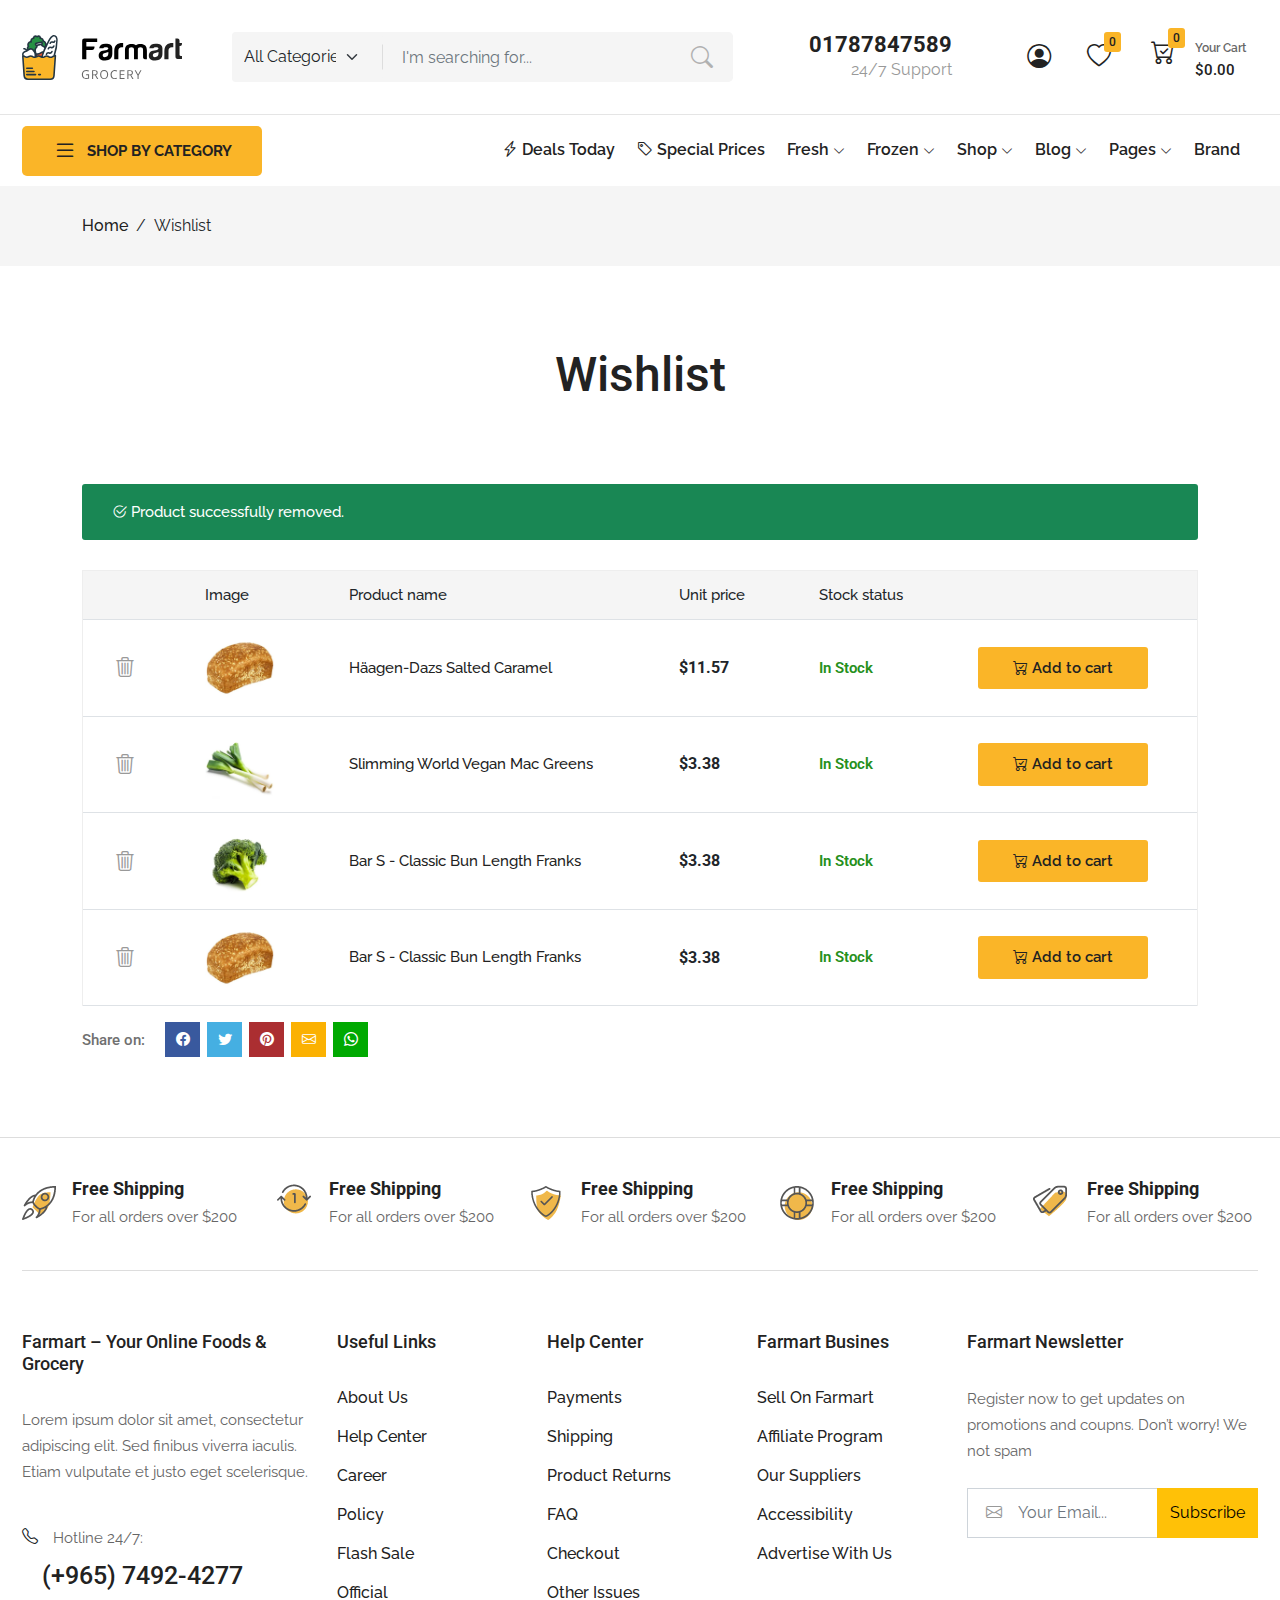
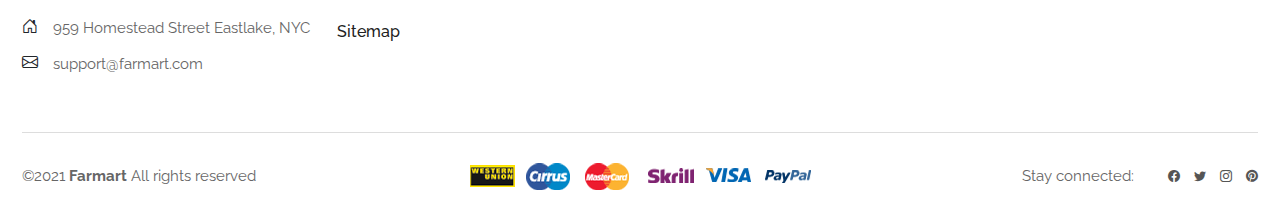
<file: wishlist.html>
<!DOCTYPE html>
<html lang="en">

<head>
  <meta charset="UTF-8">
  <meta http-equiv="X-UA-Compatible" content="IE=edge">
  <meta name="viewport"
    content="width=device-width, content=user-scalable=yes, initial-scale=1.0, maximum-scale=5, minimum-scale=1.0">
  <title>NSL - Ecommerce</title>
  <!-- all css file -->
  <link rel="stylesheet" href="https://cdn.jsdelivr.net/npm/bootstrap-icons@1.8.1/font/bootstrap-icons.css">
  <link href="https://fonts.googleapis.com/css2?family=Raleway:wght@300;400;500;600;700;800&display=swap"
    rel="stylesheet">
  <link href="https://fonts.googleapis.com/css2?family=Roboto:wght@300;400;500;700&display=swap" rel="stylesheet">
  <link rel="stylesheet" href="css/bootstrap.min.css">
  <link rel="stylesheet" href="css/slick.css">
  <link rel="stylesheet" href="css/style.css">
  <link rel="stylesheet" href="css/responsive.css">
  <!-- all css file -->
</head>

<body>
  <!-- header part start -->
  <header class="d-none d-xl-block">
    <div class="custom-container">
      <div class="row">
        <div class="col-lg-2 col-xl-2 align-self-center">
          <div class="logo">
            <a href="index.html">
              <img src="images/logo.svg" alt="header" width="160px">
            </a>
          </div>
        </div>
        <div class="col-lg-6 col-xl-5">
          <div class="header-form">
            <form action="#">
              <div class="form-main d-flex justify-content-between">
                <div class="dropdown">
                  <select class="form-select" aria-label="Disabled select example">
                    <option selected>All Categories</option>
                    <option value="1">Breads Sweets</option>
                    <option value="2">Chocolate</option>
                    <option value="3">Stouffer</option>
                    <option value="3">Fizzy Drinks</option>
                    <option value="3">Coffees and Teas</option>
                  </select>
                </div>
                <div class="input-field">
                  <input type="text" class="form-control rounded-0 shadow-none" placeholder="I'm searching for...">
                  <i class="bi bi-search search"></i>
                </div>
              </div>
            </form>
          </div>
        </div>
        <div class="col-lg-4 col-xl-5">
          <div class="header-right-info">
            <div class="row">
              <div class="col-lg-5">
                <div class="number text-end">
                  <h3>01787847589</h3>
                  <span>24/7 Support</span>
                </div>
              </div>
              <div class="col-lg-4 align-self-center">
                <div class="card-info text-end me-3">
                  <ul>
                    <li class="user-info">
                      <a href="login-and-register.html">
                        <i class="bi bi-person-circle"></i>
                      </a>
                    </li>
                    <li class="fav-info">
                      <a href="wishlist.html">
                        <i class="bi bi-heart"></i>
                        <span class="count">0</span>
                      </a>
                    </li>
                  </ul>
                </div>
              </div>
              <div class="col-lg-3 align-self-center">
                <div class="cart-price-info position-relative">
                  <a href="#">
                    <ul class="d-flex">
                      <li class="cart-bag">
                        <i class="bi bi-cart-check"></i>
                        <span class="count">0</span>
                      </li>
                      <li class="cart-text">
                        <p>Your Cart</p>
                        <h5>$0.00</h5>
                      </li>
                    </ul>
                  </a>
                  <div class="cart-price-body-main">
                    <div class="cart-price-body position-absolute">
                      <ul>
                        <li class="d-flex">
                          <div class="img">
                            <a href="#">
                              <img src="images/cart-product-image-1.webp" alt="cart-product-image-1"
                                class="img-fluid w-100">
                            </a>
                          </div>
                          <div class="text">
                            <div class="product-name">
                              <a href="#">Sesame Seed Bread</a>
                            </div>
                            <div class="variation d-flex">
                              <div class="vendor">
                                <p>Vendor:</p>
                              </div>
                              <div class="vendor-name">
                                <a href="#">MartFury</a>
                              </div>
                            </div>
                            <div class="price">
                              <span class="prices">ট 200.00</span>
                              <span>(x1)</span>
                            </div>
                          </div>
                          <div class="delete">
                            <i class="bi bi-trash3"></i>
                          </div>
                        </li>
                        <li class="d-flex">
                          <div class="img">
                            <a href="#">
                              <img src="images/cart-product-image-2.webp" alt="cart-product-image-2"
                                class="img-fluid w-100">
                            </a>
                          </div>
                          <div class="text">
                            <div class="product-name">
                              <a href="#">Sesame Seed Bread</a>
                            </div>
                            <div class="variation d-flex">
                              <div class="vendor">
                                <p>Vendor:</p>
                              </div>
                              <div class="vendor-name">
                                <a href="#">MartFury</a>
                              </div>
                            </div>
                            <div class="price">
                              <span class="prices">ট 200.00</span>
                              <span>(x1)</span>
                            </div>
                          </div>
                          <div class="delete">
                            <i class="bi bi-trash3"></i>
                          </div>
                        </li>
                        <li class="d-flex">
                          <div class="img">
                            <a href="#">
                              <img src="images/cart-product-image-3.webp" alt="cart-product-image-3"
                                class="img-fluid w-100">
                            </a>
                          </div>
                          <div class="text">
                            <div class="product-name">
                              <a href="#">Sesame Seed Bread</a>
                            </div>
                            <div class="variation d-flex">
                              <div class="vendor">
                                <p>Vendor:</p>
                              </div>
                              <div class="vendor-name">
                                <a href="#">MartFury</a>
                              </div>
                            </div>
                            <div class="price">
                              <span class="prices">ট 200.00</span>
                              <span>(x1)</span>
                            </div>
                          </div>
                          <div class="delete">
                            <i class="bi bi-trash3"></i>
                          </div>
                        </li>
                        <li class="d-flex">
                          <div class="img">
                            <a href="#">
                              <img src="images/cart-product-image-3.webp" alt="cart-product-image-3"
                                class="img-fluid w-100">
                            </a>
                          </div>
                          <div class="text">
                            <div class="product-name">
                              <a href="#">Sesame Seed Bread</a>
                            </div>
                            <div class="variation d-flex">
                              <div class="vendor">
                                <p>Vendor:</p>
                              </div>
                              <div class="vendor-name">
                                <a href="#">MartFury</a>
                              </div>
                            </div>
                            <div class="price">
                              <span class="prices">ট 200.00</span>
                              <span>(x1)</span>
                            </div>
                          </div>
                          <div class="delete">
                            <i class="bi bi-trash3"></i>
                          </div>
                        </li>
                      </ul>
                      <div class="cart-control-part">
                        <div class="title">
                          <p>
                            <strong>TOTAL :</strong>
                            <span class="float-end">ট 200.00</span>
                          </p>
                        </div>
                        <div class="button">
                          <a href="cart.html">View Cart</a>
                          <a href="checkout.html" class="check">Checkout</a>
                        </div>
                      </div>
                    </div>
                  </div>
                </div>
              </div>
            </div>
          </div>
        </div>
      </div>
    </div>
  </header>
  <!-- header part end -->
  <!-- navbar part start -->
  <nav class="d-none d-xl-block">
    <div class="custom-container">
      <div class="row">
        <div class="col-lg-2 col-xl-2 col-xxl-2 align-self-center">
          <div class="nav-side-menu">
            <a href="#" class="d-flex justify-content-center">
              <i class="bi bi-list"></i>
              <span>Shop By Category</span>
            </a>
            <div class="dropdown-main pt-3">
              <div class="dropdown-category-menu">
                <ul>
                  <li><a href="#">Daily Deals</a></li>
                  <li><a href="#">Top Promotions</a></li>
                  <li><a href="#">New Arrivals</a></li>
                  <li><a href="#">Fruits & Vegetables <i class="float-end pe-0 bi bi-chevron-right"></i></a>
                    <div class="dropdown-sub-menu">
                      <div class="row g-0">
                        <div class="col-lg-6">
                          <div class="child-menu-item">
                            <ul>
                              <li class="list-menu-title"><b>Fruits</b></li>
                              <li><a href="#">Apples</a></li>
                              <li><a href="#">Bananas</a></li>
                              <li><a href="#">Berries</a></li>
                              <li><a href="#">Oranges & Easy Peelers</a></li>
                              <li><a href="#">Grapes</a></li>
                              <li><a href="#">Lemons & Limes</a></li>
                              <li><a href="#">Peaches & Nectarines</a></li>
                              <li><a href="#">Pears</a></li>
                              <li><a href="#">Melon</a></li>
                              <li><a href="#" class="all-products">See all products</a></li>
                            </ul>
                          </div>
                        </div>
                        <div class="col-lg-6">
                          <div class="child-menu-item">
                            <ul>
                              <li class="list-menu-title"><b>Vegitables</b></li>
                              <li><a href="#">Apples</a></li>
                              <li><a href="#">Bananas</a></li>
                              <li><a href="#">Berries</a></li>
                              <li><a href="#">Oranges & Easy Peelers</a></li>
                              <li><a href="#">Grapes</a></li>
                              <li><a href="#">Lemons & Limes</a></li>
                              <li><a href="#" class="fresh-drink">FRESHLY DRINK ORANGE JUICE.</a></li>
                              <li><a href="#" class="btn shadow-none">Shop Now</a></li>
                            </ul>
                          </div>
                        </div>
                      </div>
                    </div>
                  </li>
                  <li><a href="#">Breads Sweets <i class="float-end pe-0 bi bi-chevron-right"></i></a>
                    <div class="dropdown-sub-menu">
                      <div class="row g-0">
                        <div class="col-lg-6">
                          <div class="child-menu-item">
                            <ul>
                              <li class="list-menu-title"><b>Fruits</b></li>
                              <li><a href="#">Apples</a></li>
                              <li><a href="#">Bananas</a></li>
                              <li><a href="#">Berries</a></li>
                              <li><a href="#">Oranges & Easy Peelers</a></li>
                              <li><a href="#">Grapes</a></li>
                              <li><a href="#">Lemons & Limes</a></li>
                              <li><a href="#">Peaches & Nectarines</a></li>
                              <li><a href="#">Pears</a></li>
                              <li><a href="#">Melon</a></li>
                              <li><a href="#" class="all-products">See all products</a>
                              </li>
                            </ul>
                          </div>
                        </div>
                        <div class="col-lg-6">
                          <div class="child-menu-item">
                            <ul>
                              <li class="list-menu-title"><b>Vegitables</b></li>
                              <li><a href="#">Apples</a></li>
                              <li><a href="#">Bananas</a></li>
                              <li><a href="#">Berries</a></li>
                              <li><a href="#">Oranges & Easy Peelers</a></li>
                              <li><a href="#">Grapes</a></li>
                              <li><a href="#">Lemons & Limes</a></li>
                              <li><a href="#" class="fresh-drink">FRESHLY DRINK ORANGE JUICE.</a></li>
                              <li><a href="#" class="btn shadow-none">Shop Now</a></li>
                            </ul>
                          </div>
                        </div>
                      </div>
                    </div>
                  </li>
                  <li><a href="#">Frozen Seafoods</a></li>
                  <li><a href="#">Raw Meats</a></li>
                  <li><a href="#">Wines & Alcohol Drinks <i class="float-end pe-0 bi bi-chevron-right"></i></a>
                    <div class="dropdown-sub-menu">
                      <div class="row g-0">
                        <div class="col-lg-6">
                          <div class="child-menu-item">
                            <ul>
                              <li class="list-menu-title"><b>Fruits</b></li>
                              <li><a href="#">Apples</a></li>
                              <li><a href="#">Bananas</a></li>
                              <li><a href="#">Berries</a></li>
                              <li><a href="#">Oranges & Easy Peelers</a></li>
                              <li><a href="#">Grapes</a></li>
                              <li><a href="#">Lemons & Limes</a></li>
                              <li><a href="#">Peaches & Nectarines</a></li>
                              <li><a href="#">Pears</a></li>
                              <li><a href="#">Melon</a></li>
                              <li><a href="#" class="all-products">See all products</a>
                              </li>
                            </ul>
                          </div>
                        </div>
                        <div class="col-lg-6">
                          <div class="child-menu-item">
                            <ul>
                              <li class="list-menu-title"><b>Vegitables</b></li>
                              <li><a href="#">Apples</a></li>
                              <li><a href="#">Bananas</a></li>
                              <li><a href="#">Berries</a></li>
                              <li><a href="#">Oranges & Easy Peelers</a></li>
                              <li><a href="#">Grapes</a></li>
                              <li><a href="#">Lemons & Limes</a></li>
                              <li><a href="#" class="fresh-drink">FRESHLY DRINK ORANGE JUICE.</a></li>
                              <li><a href="#" class="btn shadow-none">Shop Now</a></li>
                            </ul>
                          </div>
                        </div>
                      </div>
                    </div>
                  </li>
                  <li><a href="#">Tea & Coffee</a></li>
                  <li><a href="#">Milks and Dairies</a></li>
                  <li><a href="#">Pet Foods</a></li>
                </ul>
              </div>
            </div>
          </div>
        </div>
        <div class="col-lg-8 col-xl-10 col-xxl-8 align-self-center">
          <div class="menu">
            <ul>
              <li>
                <a href="#">
                  <i class="bi bi-lightning-charge"></i>
                  Deals Today
                </a>
              </li>
              <li>
                <a href="#">
                  <i class="bi bi-tag"></i>
                  Special Prices
                </a>
              </li>
              <li>
                <a href="#">
                  Fresh
                  <i class="bi bi-chevron-down"></i>
                </a>
                <ul>
                  <li><a href="#">Fruit</a></li>
                  <li><a href="#">Meat & Poultry</a></li>
                  <li><a href="#">Milk, Butter & Eggs</a></li>
                  <li><a href="#">Vegetables</a></li>
                </ul>
              </li>
              <li>
                <a href="#">
                  Frozen
                  <i class="bi bi-chevron-down"></i>
                </a>
                <ul>
                  <li><a href="#">Fruit</a></li>
                  <li><a href="#">Meat & Poultry</a></li>
                  <li><a href="#">Milk, Butter & Eggs</a></li>
                  <li><a href="#">Vegetables</a></li>
                </ul>
              </li>
              <li>
                <a href="shop.html">
                  Shop
                  <i class="bi bi-chevron-down"></i>
                </a>
                <ul>
                  <li><a href="shop.html">Shop</a></li>
                  <li><a href="cart.html">Cart</a></li>
                  <li><a href="checkout.html">Checkout</a></li>
                  <li><a href="product-details.html">Single Product</a></li>
                </ul>
              </li>
              <li>
                <a href="#">
                  Blog
                  <i class="bi bi-chevron-down"></i>
                </a>
                <ul>
                  <li><a href="#">Fruit</a></li>
                  <li><a href="#">Meat & Poultry</a></li>
                  <li><a href="#">Milk, Butter & Eggs</a></li>
                  <li><a href="#">Vegetables</a></li>
                </ul>
              </li>
              <li>
                <a href="#">
                  Pages
                  <i class="bi bi-chevron-down"></i>
                </a>
                <ul>
                  <li><a href="about-us.html">About Us</a></li>
                  <li><a href="contact-us.html">Contact Us</a></li>
                  <li><a href="faq.html">FAQs</a></li>
                  <li><a href="404-page.html">Page 404</a></li>
                </ul>
              </li>
              <li>
                <a href="shop.html">
                  Brand
                </a>
              </li>
            </ul>
          </div>
        </div>
        <div class="col-lg-2 col-xxl-2 align-self-center">
          <div class="recent-view text-end">
            <ul>
              <li>
                <a href="#" class="recent-view-tag">
                  <i class="bi bi-arrow-repeat"></i>
                  Recently Viewed
                </a>
                <div class="recen-view-body text-start">
                  <ul>
                    <li>
                      <a href="product-details.html">
                        <div class="img">
                          <img src="images/product-list-image-1.webp" alt="product-list-image-1" class="img-fluid">
                        </div>
                      </a>
                    </li>
                    <li>
                      <a href="product-details.html">
                        <div class="img">
                          <img src="images/product-list-image-2.webp" alt="product-list-image-2" class="img-fluid">
                        </div>
                      </a>
                    </li>
                    <li>
                      <a href="product-details.html">
                        <div class="img">
                          <img src="images/product-list-image-3.webp" alt="product-list-image-3" class="img-fluid">
                        </div>
                      </a>
                    </li>
                    <li>
                      <a href="product-details.html">
                        <div class="img">
                          <img src="images/product-list-image-4.webp" alt="product-list-image-4" class="img-fluid">
                        </div>
                      </a>
                    </li>
                    <li>
                      <a href="product-details.html">
                        <div class="img">
                          <img src="images/product-list-image-5.webp" alt="product-list-image-5" class="img-fluid">
                        </div>
                      </a>
                    </li>
                  </ul>
                </div>
              </li>
            </ul>
          </div>
        </div>
      </div>
    </div>
  </nav>
  <!-- navbar part end -->
  <!-- mobile menu part start -->
  <div class="mobile-menu d-block d-xl-none">
    <div class="custom-container">
      <div class="menu-main d-flex justify-content-between">
        <div class="left-bar">
          <i class="bi bi-list bar-icon"></i>
        </div>
        <div class="mid-image text-center align-self-center">
          <a href="index.html"><img src="images/logo.svg" alt="logo" width="140"></a>
        </div>
        <div class="right-info align-self-center">
          <ul>
            <li class="mobile-cart">
              <i class="bi bi-cart-check"></i>
              <sup>0</sup>
            </li>
            <li><i class="bi bi-search search"></i></li>
          </ul>
        </div>
      </div>
    </div>
    <div class="right-search-option">
      <div class="form">
        <div class="custom-container">
          <form action="#">
            <div class="main-group d-flex">
              <div class="input-group position-relative">
                <input type="text" placeholder="I am searching for..." class="shadow-none">
              </div>
              <span class="align-self-center cancel">Cancel</span>
            </div>
          </form>
        </div>
      </div>
    </div>
    <div class="main-overlay"></div>
    <div class="left-menu-body">
      <div class="menu-header">
        <ul>
          <li><i class="bi bi-arrow-left close-menu"></i></li>
          <li class="float-end">
            <a href="#">
              <i class="bi bi-person-circle"></i>
              <span class="ps-1">Login & Register</span>
            </a>
          </li>
        </ul>
      </div>
      <div class="menu-list-part">
        <ul>
          <li><a href="#">DEALS TODAY</a></li>
          <li><a href="#">SPECAL PRICES</a></li>
          <li class="hasDD">
            <a href="https://htmlcolorcodes.com/colors/shades-of-yellow/">FRESH</a>
            <span class=""><i class="bi bi-chevron-down float-end"></i></span>
            <ul class="child">
              <li><a href="https://htmlcolorcodes.com/colors/shades-of-yellow/">Fruit</a></li>
              <li><a href="#">Meat & Poultry</a></li>
              <li><a href="#">Milk, Butter & Eggs</a></li>
              <li><a href="#">Vegetables</a></li>
            </ul>
          </li>
          <li class="hasDD">
            <a href="https://htmlcolorcodes.com/colors/shades-of-yellow/">FROZEN</a>
            <span class=""><i class="bi bi-chevron-down float-end"></i></span>
            <ul class="child">
              <li><a href="https://htmlcolorcodes.com/colors/shades-of-yellow/">Fruit</a></li>
              <li><a href="#">Meat & Poultry</a></li>
              <li><a href="#">Milk, Butter & Eggs</a></li>
              <li><a href="#">Vegetables</a></li>
            </ul>
          </li>
          <li><a href="#">SHOP</a></li>
          <li><a href="#">BLOG</a></li>
          <li class="hasDD">
            <a href="https://htmlcolorcodes.com/colors/shades-of-yellow/">PAGES</a>
            <span class=""><i class="bi bi-chevron-down float-end"></i></span>
            <ul class="child">
              <li><a href="about-us.html">About Us</a></li>
              <li><a href="contact-us.html">Contact Us</a></li>
              <li><a href="faq.html">FAQs</a></li>
              <li><a href="404-page.html">Page 404</a></li>
            </ul>
          </li>
          <li><a href="shop.html">BRANDS</a></li>
        </ul>
      </div>
    </div>
  </div>
  <!-- mobile menu part end -->

  <!-- breadcrumb part start -->
  <div class="bread-crumb">
    <div class="container">
      <div class="row">
        <div class="col-lg-12">
          <ul>
            <li><a href="index.html">Home</a></li>
            <li>/</li>
            <li>Wishlist</li>
          </ul>
        </div>
      </div>
    </div>
  </div>
  <!-- breadcrumb part end -->

  <!-- wishlist page start -->
  <section class="wishlist">
    <div class="container">
      <div class="row">
        <div class="col-lg-12">
          <div class="wishlist-header text-center">
            <h1>Wishlist</h1>
          </div>
        </div>
      </div>
      <div class="row">
        <div class="col-lg-12">
          <div class="wishlist-body">
            <div class="product-remove-msg">
              <p class="bg-success">
                <i class="bi bi-check2-circle"></i>
                Product successfully removed.
              </p>
            </div>



            <div class="mobile-product-list d-block d-lg-none">
              <div class="mobile-product-list-item d-flex">
                <div class="image">
                  <a href="#">
                    <img src="images/cart-product-image-1.webp" alt="cart-product-image-1" class="img-fluid" width="70">
                  </a>
                </div>
                <div class="text ms-4">
                  <a href="#">Häagen-Dazs Salted Caramel</a>
                  <h6>
                    Price:
                    <span>$11.57</span>
                  </h6>
                  <h6 class="mt-2">
                    Stock:
                    <span>In stock</span>
                  </h6>
                  <div class="add-to-cart">
                    <a href="#">
                      <i class="bi bi-cart-check"></i>
                      Add to cart
                    </a>
                  </div>
                </div>
                <div class="delete-btn text-end">
                  <i class="bi bi-trash3"></i>
                </div>
              </div>
              <div class="mobile-product-list-item d-flex">
                <div class="image">
                  <a href="#">
                    <img src="images/cart-product-image-2.webp" alt="cart-product-image-2" class="img-fluid" width="70">
                  </a>
                </div>
                <div class="text ms-4">
                  <a href="#">Häagen-Dazs Salted Caramel</a>
                  <h6>
                    Price:
                    <span>$11.57</span>
                  </h6>
                  <h6 class="mt-2">
                    Stock:
                    <span>In stock</span>
                  </h6>
                  <div class="add-to-cart">
                    <a href="#">
                      <i class="bi bi-cart-check"></i>
                      Add to cart
                    </a>
                  </div>
                </div>
                <div class="delete-btn text-end">
                  <i class="bi bi-trash3"></i>
                </div>
              </div>
              <div class="mobile-product-list-item d-flex">
                <div class="image">
                  <a href="#">
                    <img src="images/cart-product-image-3.webp" alt="cart-product-image-3" class="img-fluid" width="70">
                  </a>
                </div>
                <div class="text ms-4">
                  <a href="#">Häagen-Dazs Salted Caramel</a>
                  <h6>
                    Price:
                    <span>$11.57</span>
                  </h6>
                  <h6 class="mt-2">
                    Stock:
                    <span>In stock</span>
                  </h6>
                  <div class="add-to-cart">
                    <a href="#">
                      <i class="bi bi-cart-check"></i>
                      Add to cart
                    </a>
                  </div>
                </div>
                <div class="delete-btn text-end">
                  <i class="bi bi-trash3"></i>
                </div>
              </div>

            </div>



            <div class="product-table-list table-responsive  d-none d-lg-block">
              <table class="table">
                <thead>
                  <tr>
                    <th></th>
                    <th>Image</th>
                    <th>Product name</th>
                    <th>Unit price</th>
                    <th>Stock status</th>
                    <th></th>
                  </tr>
                </thead>
                <tbody style="border-top: none;">
                  <tr>
                    <td class="delete-prd">
                      <a href="#"><i class="bi bi-trash3"></i></a>
                    </td>
                    <td class="image">
                      <a href="#">
                        <img src="images/cart-product-image-1.webp" alt="cart-product-image-1" class="img-fluid"
                          width="70">
                      </a>
                    </td>
                    <td class="prd-name">
                      <a href="#">Häagen-Dazs Salted Caramel</a>
                    </td>
                    <td class="unite-price">$11.57</td>
                    <td class="stock">In Stock</td>
                    <td class="add-to-cart">
                      <a href="#">
                        <i class="bi bi-cart-check"></i>
                        Add to cart
                      </a>
                    </td>
                  </tr>
                  <tr>
                    <td class="delete-prd">
                      <a href="#"><i class="bi bi-trash3"></i></a>
                    </td>
                    <td class="image">
                      <a href="#">
                        <img src="images/cart-product-image-2.webp" alt="cart-product-image-2" class="img-fluid"
                          width="70">
                      </a>
                    </td>
                    <td class="prd-name">
                      <a href="#">Slimming World Vegan Mac Greens</a>
                    </td>
                    <td class="unite-price">$3.38</td>
                    <td class="stock">In Stock</td>
                    <td class="add-to-cart">
                      <a href="#">
                        <i class="bi bi-cart-check"></i>
                        Add to cart
                      </a>
                    </td>
                  </tr>
                  <tr>
                    <td class="delete-prd">
                      <a href="#"><i class="bi bi-trash3"></i></a>
                    </td>
                    <td class="image">
                      <a href="#">
                        <img src="images/cart-product-image-3.webp" alt="cart-product-image-3" class="img-fluid"
                          width="70">
                      </a>
                    </td>
                    <td class="prd-name">
                      <a href="#">Bar S - Classic Bun Length Franks</a>
                    </td>
                    <td class="unite-price">$3.38</td>
                    <td class="stock">In Stock</td>
                    <td class="add-to-cart">
                      <a href="#">
                        <i class="bi bi-cart-check"></i>
                        Add to cart
                      </a>
                    </td>
                  </tr>
                  <tr>
                    <td class="delete-prd">
                      <a href="#"><i class="bi bi-trash3"></i></a>
                    </td>
                    <td class="image">
                      <a href="#">
                        <img src="images/cart-product-image-1.webp" alt="cart-product-image-1" class="img-fluid"
                          width="70">
                      </a>
                    </td>
                    <td class="prd-name">
                      <a href="#">Bar S - Classic Bun Length Franks</a>
                    </td>
                    <td class="unite-price">$3.38</td>
                    <td class="stock">In Stock</td>
                    <td class="add-to-cart">
                      <a href="#">
                        <i class="bi bi-cart-check"></i>
                        Add to cart
                      </a>
                    </td>
                  </tr>
                </tbody>
              </table>
            </div>
          </div>
        </div>
      </div>
      <div class="row">
        <div class="col-lg-12">
          <div class="share-now d-flex pt-3">
            <div class="title align-self-center">
              <h4>Share on:</h4>
            </div>
            <div class="social">
              <ul>
                <li><a href="#"><i class="bi bi-facebook"></i></a></li>
                <li><a href="#"><i class="bi bi-twitter"></i></a></li>
                <li><a href="#"><i class="bi bi-pinterest"></i></a></li>
                <li><a href="#"><i class="bi bi-envelope"></i></a></li>
                <li><a href="#"><i class="bi bi-whatsapp"></i></a></li>
              </ul>
            </div>
          </div>
        </div>
      </div>
    </div>
  </section>
  <!-- wishlist page end -->
  <!-- footer part start -->
  <!-- back to top part start -->
  <a id="button">
    <i class="bi bi-chevron-up"></i>
  </a>
  <!-- back to top part end -->
  <footer class="footer">
    <div class="custom-container">
      <div class="footer-top">
        <div class="row">
          <div class="col-lg">
            <div class="top-item d-flex">
              <div class="icon">
                <img src="images/footer-top-icon-1.png" alt="footer-top-icon-1">
              </div>
              <div class="text">
                <h4>Free Shipping</h4>
                <p>For all orders over $200</p>
              </div>
            </div>
          </div>
          <div class="col-lg">
            <div class="top-item d-flex">
              <div class="icon">
                <img src="images/footer-top-icon-2.png" alt="footer-top-icon-2">
              </div>
              <div class="text">
                <h4>Free Shipping</h4>
                <p>For all orders over $200</p>
              </div>
            </div>
          </div>
          <div class="col-lg">
            <div class="top-item d-flex">
              <div class="icon">
                <img src="images/footer-top-icon-3.png" alt="footer-top-icon-3">
              </div>
              <div class="text">
                <h4>Free Shipping</h4>
                <p>For all orders over $200</p>
              </div>
            </div>
          </div>
          <div class="col-lg">
            <div class="top-item d-flex">
              <div class="icon">
                <img src="images/footer-top-icon-4.png" alt="footer-top-icon-4">
              </div>
              <div class="text">
                <h4>Free Shipping</h4>
                <p>For all orders over $200</p>
              </div>
            </div>
          </div>
          <div class="col-lg">
            <div class="top-item d-flex">
              <div class="icon">
                <img src="images/footer-top-icon-5.png" alt="footer-top-icon-5">
              </div>
              <div class="text">
                <h4>Free Shipping</h4>
                <p>For all orders over $200</p>
              </div>
            </div>
          </div>
        </div>
      </div>
      <div class="footer-main">
        <div class="row">
          <div class="col-lg-3">
            <div class="about-footer">
              <h3>Farmart – Your Online Foods & Grocery</h3>
              <p>
                Lorem ipsum dolor sit amet, consectetur adipiscing elit. Sed finibus viverra iaculis. Etiam vulputate et
                justo eget
                scelerisque.
              </p>
              <ul>
                <li>
                  <span><i class="bi bi-telephone"></i></span>
                  <div>
                    <p>Hotline 24/7:</p>
                    <h6>(+965) 7492-4277 </h6>
                  </div>
                </li>
                <div class="pt-4">
                  <li>
                    <span><i class="bi bi-house-door"></i></span>
                    <div>
                      <p>959 Homestead Street Eastlake, NYC</p>
                    </div>
                  </li>
                  <li>
                    <span><i class="bi bi-envelope"></i></span>
                    <div>
                      <p>support@farmart.com</p>
                    </div>
                  </li>
                </div>
              </ul>
            </div>
          </div>
          <div class="col-lg-2 col-sm-4">
            <div class="usefull-link">
              <h3>Useful Links</h3>
              <ul>
                <li><a href="#">About Us</a></li>
                <li><a href="#">Help Center</a></li>
                <li><a href="#">Career</a></li>
                <li><a href="#">Policy</a></li>
                <li><a href="#">Flash Sale</a></li>
                <li><a href="#">Official</a></li>
                <li><a href="#">Sitemap</a></li>
              </ul>
            </div>
          </div>
          <div class="col-lg-2 col-sm-4">
            <div class="help-center">
              <h3>Help Center</h3>
              <ul>
                <li><a href="#">Payments</a></li>
                <li><a href="#">Shipping</a></li>
                <li><a href="#">Product Returns</a></li>
                <li><a href="faq.html">FAQ</a></li>
                <li><a href="#">Checkout</a></li>
                <li><a href="#">Other Issues</a></li>
              </ul>
            </div>
          </div>
          <div class="col-lg-2 col-sm-4">
            <div class="business">
              <h3>Farmart Busines</h3>
              <ul>
                <li><a href="#">Sell On Farmart</a></li>
                <li><a href="#">Affiliate Program</a></li>
                <li><a href="#">Our Suppliers</a></li>
                <li><a href="#">Accessibility</a></li>
                <li><a href="#">Advertise With Us</a></li>
              </ul>
            </div>
          </div>
          <div class="col-lg-3">
            <div class="news-letter">
              <h3>Farmart Newsletter</h3>
              <p>Register now to get updates on promotions and coupns. Don’t worry! We not spam</p>
              <div class="form pt-4">
                <form action="#">
                  <div class="input-group">
                    <input type="text" class="form-control shadow-none rounded-0" placeholder="Your Email...">
                    <i class="bi bi-envelope mail"></i>
                    <button class="btn btn-warning shadow-none rounded-0">Subscribe</button>
                  </div>
                </form>
              </div>
            </div>
          </div>
        </div>
      </div>
    </div>
  </footer>
  <!-- footer part end -->
  <!-- footer bottom part start -->
  <section class="footer-bottom">
    <div class="custom-container">
      <div class="footer-btm-main">
        <div class="row">
          <div class="col-lg-4">
            <div class="left">
              <p>©2021 <b>Farmart</b> All rights reserved</p>
            </div>
          </div>
          <div class="col-lg-4">
            <div class="mid text-center">
              <img src="images/payment-image.webp" alt="payment-image" class="img-fluid">
            </div>
          </div>
          <div class="col-lg-4">
            <div class="right d-flex justify-content-end">
              <div class="pe-4">
                <p>Stay connected:</p>
              </div>
              <div>
                <ul>
                  <li><a href="#"><i class="bi bi-facebook"></i></a></li>
                  <li><a href="#"><i class="bi bi-twitter"></i></a></li>
                  <li><a href="#"><i class="bi bi-instagram"></i></a></li>
                  <li><a href="#"><i class="bi bi-pinterest"></i></a></li>
                </ul>
              </div>
            </div>
          </div>
        </div>
      </div>
    </div>
  </section>
  <!-- footer bottom part end -->


  <!-- all js file -->
  <script src="js/jquery-1.12.4.min.js"></script>
  <script src="js/bootstrap.bundle.min.js"></script>
  <script src="js/slick.min.js"></script>
  <script src="js/script.js"></script>
  <!-- all js file -->
</body>

</html>
</file>
<file: css/style.css>
* {
  margin: 0;
  padding: 0;
  box-sizing: border-box;
  outline: none;
}

ul,
ol {
  list-style: none;
  margin: 0;
  padding: 0;
}

a {
  text-decoration: none;
  display: inline-block;
  color: #222;
  transition: all linear .2s;
}

a:hover {
  color: #222;
}

p {
  font-size: 15px;
  font-family: 'Raleway', sans-serif;
  color: #666;
  margin: 0;
  padding: 0;
  line-height: 26px;
}

h1,
h2,
h3,
h4,
h5,
h6 {
  margin: 0;
  padding: 0;
  font-family: 'Roboto', sans-serif;
  color: #222;
}

body {
  overflow-x: hidden;
  font-family: 'Raleway', sans-serif;
}

.custom-container {
  max-width: 1700px;
  margin: 0 auto;
  padding: 0 22px;
}

.form-select:focus {
  border-color: #ced4da;
  outline: 0;
  box-shadow: none;
}

.category-title {
  padding-bottom: 30px;
}

.category-title h3 {
  font-size: 30px;
}

.category-title a {
  padding-left: 40px;
}

.category-title a:hover {
  color: #FAB528;
}

/* preloader start */
.preloader {
  width: 100%;
  height: 100%;
  position: fixed;
  top: 0;
  left: 0;
  background-color: rgba(0, 0, 0, .4);
  z-index: 99999;
  display: flex;
  justify-content: center;
  align-items: center;
}

.lds-dual-ring {
  display: inline-block;
  width: 80px;
  height: 80px;
}

.lds-dual-ring:after {
  content: " ";
  display: block;
  width: 50px;
  height: 50px;
  margin: 8px;
  border-radius: 50%;
  border: 4px solid #fff;
  border-color: #fff transparent #fff transparent;
  animation: lds-dual-ring 1.2s linear infinite;
}

@keyframes lds-dual-ring {
  0% {
    transform: rotate(0deg);
  }

  100% {
    transform: rotate(360deg);
  }
}

/* preloader end */

/* header part start */
header {
  width: 100%;
  padding: 32px 0;
  border-bottom: 1px solid #e5e5e5;
  z-index: 9999;
}


header .header-form {
  width: 100%;
  height: 50px;
  background-color: #f5f5f5;
  border-radius: 5px;
}

header .header-form .dropdown {
  width: 28%;
}

header .header-form .dropdown .form-select {
  height: 50px;
  border: 0;
  background-color: #f5f5f5;
}

header .header-form .input-field {
  width: 70%;
  position: relative;
}

header .header-form input {
  width: 100%;
  height: 50px;
  border-radius: 5px !important;
  border: none;
  background-color: #f5f5f5;
  padding: 0 60px 0 20px;
}

header .header-form input:focus {
  background-color: #f5f5f5;
}

header .header-form .input-field::before {
  width: 1px;
  height: 25px;
  background-color: #ddd;
  position: absolute;
  top: 50%;
  left: 0;
  transform: translateY(-50%);
  content: "";
}

header .header-form .input-field .search {
  font-size: 22px;
  cursor: pointer;
  position: absolute;
  font-weight: 300;
  top: 50%;
  right: 20px;
  transform: translateY(-50%);
  color: #b1b1b1;
}

header .header-right-info {
  width: 100%;
}


header .header-right-info .number h3 {
  font-size: 22px;
  font-weight: 700;
}

header .header-right-info .number span {
  color: #999;
}

header .header-right-info .card-info ul li {
  display: inline-block;
  position: relative;
  cursor: pointer;
}

header .header-right-info .card-info ul li.fav-info {
  margin-left: 32px;
}

header .header-right-info .card-info ul li.fav-info .count {
  background-color: #FAB528;
  font-weight: 500;
  border-radius: 3px;
  padding: 1px 5px;
  font-family: 'Roboto', sans-serif;
  font-size: 12px;
  position: absolute;
  top: -7px;
  right: -10px;
}

header .header-right-info .card-info ul li i {
  font-size: 24px;
}

header .header-right-info .add-to-card {
  background-color: #09f;
  height: 40px;
  width: 100%;
}

header .header-right-info .cart-price-info ul li i {
  font-size: 24px;
}

header .header-right-info .cart-price-info .cart-bag {
  position: relative;
}

header .header-right-info .cart-price-info .cart-bag .count {
  background-color: #FAB528;
  font-weight: 500;
  border-radius: 3px;
  padding: 1px 5px;
  font-family: 'Roboto',
    sans-serif;
  font-size: 12px;
  position: absolute;
  top: -7px;
  right: -10px;
}

header .header-right-info .cart-price-info ul li {
  cursor: pointer;
}

header .header-right-info .cart-price-info .cart-text {
  padding-left: 20px;
}

header .header-right-info .cart-price-info .cart-text p {
  font-size: 12px;
  font-weight: 600;
}

header .header-right-info .cart-price-info .cart-text h5 {
  font-size: 15px;
}

.cart-price-body-main {
  border-top: 20px solid transparent;
  width: 360px;
  position: absolute;
  top: 100%;
  right: 0;
}

.cart-price-body {
  width: 360px;
  background-color: #fff;
  border: 1px solid #ccc;
  padding: 15px 25px 0;
  top: 100%;
  right: 0;
  z-index: 99;
  transition: all linear .3s;
  visibility: hidden;
  opacity: 0;
  margin-top: 10px;
  padding-right: 0;
}

.cart-price-info:hover .cart-price-body {
  visibility: visible;
  opacity: 1;
  margin-top: 0;
}

.cart-price-body ul {
  height: 350px;
  overflow-y: scroll;
}

.cart-price-body::before {
  width: 20px;
  height: 20px;
  background-color: #fff;
  position: absolute;
  top: -10px;
  right: 70px;
  content: "";
  transform: rotate(135deg);
  border: 1px solid transparent;
  border-left-color: #ccc;
  border-bottom-color: #ccc;
}

.cart-price-body .img {
  width: 70px;
}

.cart-price-body .text {
  width: 180px;
  margin-left: 25px;
}

.cart-price-body ul li {
  cursor: default !important;
  border-bottom: 1px solid #eee;
  padding: 20px 0;
}

.cart-price-body .text .product-name a {
  color: #000;
  font-size: 14px;
  font-weight: 500;
  transition: all linear .2s;
}

.cart-price-body .text .product-name a:hover {
  color: #26901b;
}

.cart-price-body .text .vendor p {
  color: #888;
  font-size: 14px;
}

.cart-price-body .text .vendor-name a {
  color: #FAB528;
  font-size: 14px;
  font-weight: 500;
}

.cart-price-body .text .price .prices {
  font-weight: 500;
  font-family: 'Roboto', sans-serif;

}

.cart-price-body .text .price span {
  color: #555;
}

.cart-control-part {
  margin-top: 40px;
  padding-bottom: 30px;
  padding-right: 25px;
}

.cart-control-part strong {
  color: #000;
}

.cart-control-part .title span {
  font-weight: 600;
  font-family: 'Roboto', sans-serif;
  color: #FAB528;
}

.bi.bi-trash3 {
  cursor: pointer;
}

.cart-control-part .button {
  margin-top: 16px;
}

.cart-control-part .button a {
  width: 47%;
  background-color: #eee;
  padding: 10px 20px;
  border: 1px solid #ccc;
  color: #222;
  text-align: center;
  font-weight: 700;
  border-radius: 3px;
  font-size: 14px;
}

.cart-control-part .button a.check {
  margin-left: 13px;
  background-color: #ff7200;
  border-color: #ff7200;
  color: #fff;
}


/* header part end */
/* navbar part start */
nav {
  z-index: 999;
}

.nav-side-menu {
  width: 240px;
  height: 50px;
  background-color: #FAB528;
  border-radius: 5px;
  text-align: center;
  line-height: 50px;
  position: relative;
}

.nav-side-menu a {
  font-size: 15px;
  font-weight: 700;
  text-transform: uppercase;
}

.nav-side-menu a i {
  font-weight: 700;
  font-size: 24px;
  padding-right: 10px;
}

nav .menu {
  margin-left: 10px;
}

nav .menu ul li {
  display: inline-block;
}

nav .menu ul li a {
  font-weight: 600;
  font-size: 16px;
  margin-right: 30px;
  transition: all linear .2s;
  line-height: 70px;
}

nav .menu ul li a:hover {
  color: #FAB528 !important;
}

nav .menu ul li a .bi-chevron-down {
  font-size: 12px;
}

nav .recent-view a {
  font-weight: 600;
  font-size: 16px;
  transition: all linear .2s;
  line-height: 70px;
}

nav .recent-view a i {
  font-weight: 700;
  font-size: 20px;
  padding-right: 6px;
}

.dropdown-category-menu {
  width: 280px;
  background-color: #fff;
  position: absolute;
  top: 100%;
  left: 0;
  z-index: 99;
  visibility: hidden;
  transition: all linear .3s;
  opacity: 0;
  margin-top: 20px;
  border-top: 2px solid #FAB528;
  text-align: left;
  border: 2px solid #eee;
  padding: 15px 0px;
}

.dropdown-category-menu ul li {
  border-bottom: 1px solid #eee;
}

.dropdown-category-menu ul li a {
  font-size: 14px !important;
  color: #222;
  text-transform: capitalize;
  font-weight: 500;
  display: block;
  width: 100%;
  line-height: 36px;
  transition: all linear .2s;
  padding: 0 20px 0 25px;
}

.dropdown-category-menu ul li a:hover {
  color: #FAB528;
}

.dropdown-category-menu ul li a i {
  font-size: 12px;
  color: #999;
}

.dropdown-category-menu ul li:last-child {
  border-color: transparent;
}

.nav-side-menu:hover .dropdown-category-menu {
  opacity: 1;
  visibility: visible;
  margin-top: 11px;
}

.dropdown-sub-menu {
  min-width: 530px;
  background: url(../images/dropdown-menu-image.jpg) no-repeat;
  background-position: right bottom;
  background-size: cover;
  position: absolute;
  top: 0;
  left: 100%;
  margin-left: 15px;
  transition: all linear .3s;
  padding: 15px 0;
  padding-bottom: 60px;
  visibility: hidden;
  opacity: 0;
}

.dropdown-sub-menu ul li {
  border: none;
}


.dropdown-sub-menu ul li a.all-products {
  color: #FAB528;
  padding-top: 20px;
}

.dropdown-sub-menu ul li a.all-products i {
  color: #FAB528;
}

.dropdown-sub-menu ul li a.fresh-drink {
  text-transform: uppercase;
  font-weight: 700;
  font-size: 22px;
  line-height: 24px;
  margin: 20px 0;
  padding-right: 80px;
}

.dropdown-sub-menu ul li a.btn {
  background-color: #FAB528;
  display: inline-block;
  width: auto !important;
  padding: 3px 15px !important;
  margin-left: 25px;
}

.dropdown-sub-menu ul li a.btn:hover {
  color: #222;
}

.child-menu-item:first-child {
  border-right: 1px solid #eee;
}

.dropdown-category-menu ul li:hover>.dropdown-sub-menu {
  visibility: visible;
  opacity: 1;
  margin-left: 2px !important;
}

.list-menu-title {
  padding-left: 24px;
}

nav .menu ul li {
  position: relative;
}

nav .menu ul li ul {
  position: absolute;
  top: 100%;
  left: -20px;
  background-color: #fff;
  width: 220px;
  z-index: 9;
  border: 1px solid #ccc;
  padding: 10px 0;
  margin-top: 10px;
  visibility: hidden;
  opacity: 0;
  transition: all linear .3s;
}

nav .menu ul li ul li {
  display: block;
}

nav .menu ul li ul li a {
  line-height: 36px !important;
  padding: 0 20px;
  font-size: 14px;
  color: #555;
  font-weight: 400;
  width: 100%;
  display: block;
}

nav .menu ul li ul::before {
  width: 20px;
  height: 20px;
  background-color: #fff;
  position: absolute;
  top: -10px;
  left: 21px;
  content: "";
  transform: rotate(135deg);
  border: 1px solid transparent;
  border-left-color: #ccc;
  border-bottom-color: #ccc;
}

nav .menu ul li:hover>ul {
  margin-top: 0;
  visibility: visible;
  opacity: 1;
}

.custom-container {
  position: relative;
}

.recen-view-body {
  width: 97.4%;
  background-color: #fff;
  position: absolute;
  top: 100%;
  left: 50%;
  transform: translateX(-50%);
  z-index: 9;
  border: 1px solid #ccc;
  border-radius: 3px;
  padding: 20px 60px;
  margin-top: 10px;
  transition: all linear .3s;
  visibility: hidden;
  opacity: 0;
}

.recen-view-body::before {
  width: 20px;
  height: 20px;
  background-color: #fff;
  position: absolute;
  top: -10px;
  right: 51px;
  content: "";
  transform: rotate(135deg);
  border: 1px solid transparent;
  border-left-color: #ccc;
  border-bottom-color: #ccc;
}

.recen-view-body ul li {
  display: inline-block;
  border: 2px solid #f1f1f1;
  margin: 0 10px;
}

.recen-view-body ul li .img {
  width: 120px;
  height: 120px;
  padding: 10px;
}

.recen-view-body ul li:hover {
  border-color: #FAB528;
}

.recent-view ul li:hover>.recen-view-body {
  margin-top: 0;
  visibility: visible !important;
  opacity: 1 !important;
}

/* navbar part end */
/* mobile menu part start */

.mobile-menu {
  width: 100%;
  height: 80px;
  background-color: #fff;
  border-bottom: 1px solid #eee;
  position: relative;
}

.main-overlay {
  width: 100%;
  height: 100vh;
  position: fixed;
  top: 0;
  left: 0;
  background-color: rgba(0, 0, 0, .2);
  z-index: 11;
  visibility: hidden;
  opacity: 0;
  transition: all linear .3s;
}

.show-main-overlay {
  visibility: visible;
  opacity: 1;
}

.menu-main .left-bar {
  height: 80px;
}

.menu-main .left-bar i {
  line-height: 80px;
  font-size: 28px;
  cursor: pointer;
  font-weight: 300;
  color: #ABABAB;
}

.left-menu-body {
  width: 80%;
  height: 100vh;
  background-color: #fff;
  position: fixed;
  top: 0;
  left: -80%;
  transition-duration: .5s;
  overflow-y: scroll;
  z-index: 999;
}

.show-menu {
  left: 0;
}

.left-menu-body .menu-header {
  width: 100%;
  height: 65px;
  background-color: #FAB528;
}

.left-menu-body .menu-header ul li {
  line-height: 65px;
  padding: 0 22px;
  display: inline-block;
}

.left-menu-body .menu-header ul li .bi-arrow-left {
  font-size: 20px;
  color: #222;
  cursor: pointer;
}

.left-menu-body .menu-header ul li span {
  font-weight: 600;
}

.menu-list-part {
  padding: 20px 22px;
}

.mid-image {
  margin-left: 23px;
}

.menu-list-part ul li {
  font-weight: 600;
  padding: 14px 0;
  border-bottom: 1px solid #eee;
  display: block;
  width: 100%;
}

.menu-list-part ul li i {
  cursor: pointer;
  padding-left: 30px;
}

.menu-list-part ul li ul {
  padding-left: 15px;
  display: none;
}

.menu-list-part ul li ul li {
  border-bottom: none;
  padding: 5px 0;
}

.menu-list-part ul li ul li a {
  font-size: 15px;
  color: #7A7A7A;
  font-weight: 400;
}

.mobile-menu .right-info ul li {
  display: inline-block;
  font-size: 22px;
  font-weight: 700;
  color: #222;
  cursor: pointer;
}

.mobile-menu .mobile-cart {
  display: inline-block;
  font-size: 22px;
  font-weight: 700;
  color: #222;
  cursor: pointer;
}

.mobile-menu .mobile-cart sup {
  font-family: 'Roboto',
    sans-serif;
  color: #fa532c;
  margin-left: -3px;
}

.mobile-menu .search {
  font-size: 20px;
  padding-left: 10px;
}

.mobile-menu .right-search-option {
  width: 100%;
  height: 100%;
  background-color: #FAB528;
  position: absolute;
  top: 0;
  right: 0;
  display: none;
}

.mobile-menu .right-search-option input {
  width: 90%;
  height: 45px;
  border: 1px solid #ccc;
  border-radius: 5px !important;
  padding: 0 15px;
  margin: 17px 0;
}

.mobile-menu .right-search-option span {
  font-weight: 600;
  cursor: pointer;
}

.mobile-shopping-overlay {
  width: 100%;
  height: 100%;
  background-color: rgba(33, 33, 33, .6);
  position: fixed;
  top: 0;
  left: 0;
  z-index: 99;
  visibility: hidden;
  opacity: 0;
  transition: all linear .3s;
}

.show-mobile-shopping-overlay {
  visibility: visible;
  opacity: 1;
}

.mobile-shopping-cart {
  width: 80%;
  height: 100vh;
  position: fixed;
  top: 0;
  left: -80%;
  background-color: #fff;
  z-index: 999;
  visibility: hidden !important;
  opacity: 0;
  transition-duration: .5s;
}

.show-mobile-shopping-cart {
  visibility: visible !important;
  opacity: 1;
  left: 0;
}

.mobile-shopping-cart .mobile-cart-title {
  height: 65px;
  background-color: #FAB528;
}

.mobile-shopping-cart .mobile-cart-title ul li {
  line-height: 65px;
  display: inline-block;
  padding: 0 22px;
  color: #222;
  font-weight: 600;
}

.mobile-shopping-cart .mobile-cart-title ul li i {
  font-size: 20px;
  cursor: pointer;
}

.mobile-shopping-body .mobile-shop-price-body {
  width: 100% !important;
  padding: 0px 25px 0;
  top: 100%;
  right: 0;
  z-index: 99;
  transition: all linear .3s;
  visibility: visible;
  opacity: 1;
  margin-top: 0;
  padding-right: 25px;
  max-height: 60vh !important;
  overflow-y: scroll;
  overflow-x: hidden;
}

.mobile-shopping-body .mobile-shop-price-body ul li {
  cursor: default !important;
  border-bottom: 1px solid #eee;
  padding: 20px 0;
  justify-content: space-between;
}

.mobile-shopping-body .mobile-shop-price-body .bi.bi-trash3 {
  cursor: pointer;
  font-size: 20px;
}

.mobile-shopping-body .cart-control-part {
  margin: 20px 0;
  padding: 0 25px 0;
}

.mobile-shopping-body .cart-control-part .button a {
  width: 100%;
}

.mobile-shopping-body .cart-control-part .button a.check {
  margin-left: 0px;
  margin-top: 10px;
}

.mobile-shopping-body .vendor-name a {
  color: #FAB528;
  font-size: 13px;
  font-weight: 600;
  padding-left: 5px;
}

.mobile-shopping-body .price span {
  font-weight: 500;
}

.mobile-shopping-body .img {
  margin-right: 12px;
}

/* mobile menu part end */
/* banner part start */
.banner {
  width: 100%;
  background-repeat: no-repeat;
  background-position: center;
  background-size: cover;
  padding: 45px 0;
}

.banner .left-banner-main .left-banner-item {
  width: 100%;
  height: 460px;
  border-radius: 10px;
}

.banner .left-banner-main .left-banner-item .img {
  height: 100%;
  position: relative;
}

.banner .left-banner-main .left-banner-item .img img {
  height: 100%;
  border-radius: 10px;
}

.left-banner-main {
  position: relative;
}

.left-banner-main .icon {
  width: 35px;
  height: 35px;
  background-color: #fff;
  text-align: center;
  line-height: 35px;
  font-size: 16px;
  font-weight: 700;
  display: inline-block;
  cursor: pointer;
  transition: all linear .2s;
}

.left-banner-main .icon:hover {
  background-color: #FAB528;
}

.left-banner-main .icon.left {
  position: absolute;
  bottom: 30px;
  right: 86px;
  z-index: 9;
}

.left-banner-main .icon.right {
  position: absolute;
  bottom: 30px;
  right: 40px;
}

.left-banner-main .overlay {
  position: absolute;
  top: 0;
  left: 0;
  width: 100%;
  height: 100%;
}

.left-banner-main .overlay .text {
  padding: 70px 0 0 90px;
}

.left-banner-main .overlay .text h2 {
  font-size: 36px;
  line-height: 48px;
  color: #2a4356;
  width: 360px;
}

.left-banner-main .overlay .text p {
  color: #2a4356;
  width: 260px;
  line-height: 26px;
  margin-top: 40px;
  font-weight: 500;
}

.left-banner-main .overlay .text a {
  color: #000;
  padding: 12px 30px;
  background-color: #fff;
  font-size: 14px;
  font-weight: 600;
  border-radius: 5px;
  margin-top: 70px;
}

.left-banner-main .overlay.overlay-2 h2 {
  color: #fff;
}

.left-banner-main .overlay.overlay-2 p {
  color: #fff;
}

.banner .right-banner-image {
  width: 100%;
  height: 460px;
  background-color: #FAC251;
  border-radius: 10px;

}

.banner .right-banner-image .img {
  background-position: bottom right !important;
  background-repeat: no-repeat !important;
  width: 100%;
  height: 100%;
  border-radius: 10px;
}

.banner .right-banner-image .overlay {
  padding: 70px 0 0 50px;
  width: 100%;
  height: 100%;
  z-index: 99;
}

.banner .right-banner-image .overlay h1 {
  margin-bottom: 33px;
  color: #000;
  font-size: 40px;
  font-weight: 700;
  line-height: 1em;
  text-transform: uppercase;
}

.banner .right-banner-image .overlay p {
  color: #000;
  font-size: 20px;
  line-height: 30px;
  font-weight: 500;
  width: 180px;
}

.banner .right-banner-image .overlay .shop-now {
  color: #000;
  padding: 12px 30px;
  background-color: #fff;
  font-size: 14px;
  font-weight: 600;
  border-radius: 5px;
  margin-top: 70px;
}


/* banner part end */
/* banner bottom category part start */
.banner-bottom-category {
  padding-top: 80px;
}

.banner-bottom-category .col a {
  margin: 0 15px;
}

.category-item {
  background-color: #f7f7f6;
  border-radius: 10px;
  transition: all linear .3s;
  padding: 30px 27px 30px;
}

.category-item:hover {
  background-color: #fff;
  box-shadow: 0 20px 40px 0 rgba(131, 132, 135, .15);
}

.banner-bottom-category-slider .icon {
  width: 35px;
  height: 35px;
  background-color: #f7f7f6;
  text-align: center;
  line-height: 35px;
  font-size: 16px;
  font-weight: 700;
  display: inline-block;
  cursor: pointer;
  transition: all linear .2s;
}

.banner-bottom-category-slider .icon:hover {
  background-color: #FAB528;
}

.banner-bottom-category-slider .icon.left {
  position: absolute;
  top: -60px;
  right: 57px;
  z-index: 9;
}

.banner-bottom-category-slider .icon.right {
  position: absolute;
  top: -60px;
  right: 15px;
}

.banner-bottom-category-slider .img img {
  margin: auto;
}

.banner-bottom-category-slider .title h3 {
  font-size: 18px;
  font-weight: 600;
  padding-top: 20px;
}

.banner-bottom-category .slick-list {
  padding-bottom: 60px;
}

/* banner bottom category part end */
/* featured brands part start */
.featured-brands {
  padding-top: 20px;
}

.featured-brands .brand-slider-main .col-lg-3 {
  margin: 0 15px;
}

.featured-brands .brand-slider-item .img {
  height: 255px;
}

.featured-brands .brand-slider-item img {
  height: 100%;
  object-fit: cover;
}

.brand-slider-main .icon {
  width: 35px;
  height: 35px;
  background-color: #f7f7f6;
  text-align: center;
  line-height: 35px;
  font-size: 16px;
  font-weight: 700;
  display: inline-block;
  cursor: pointer;
  transition: all linear .2s;
}

.brand-slider-main .icon.left {
  position: absolute;
  top: -60px;
  right: 57px;
  z-index: 9;
}

.brand-slider-main .icon.right {
  position: absolute;
  top: -60px;
  right: 15px;
}

.brand-slider-main .icon:hover {
  background-color: #FAB528;
}

.brand-slider-main .text .mini-title {
  display: block;
  color: #999;
  text-transform: uppercase;
  line-height: 1;
  font-weight: 700;
  margin: 25px 0 0;
}

.brand-slider-main .text .mini-des {
  display: block;
  font-weight: 700;
  font-size: 18px;
  margin-top: 5px;
  transition: all linear .2s;
}

.featured-brands .brand-slider-item:hover .mini-des {
  color: #FAB528;
}

/* featured brands part end */
/* product item part start */
.product-item-part {
  padding-top: 80px;
}

.product-item-part .product-item-main {
  width: 100%;
}

.product-list {
  position: relative;
  z-index: 1;
  background: #fff;
  margin: 0 15px;
  border: 1px solid transparent;

}

.product-list:hover {
  border-color: #ddd;
}

.product-list-slider .icon {
  width: 35px;
  height: 35px;
  background-color: #f7f7f6;
  text-align: center;
  line-height: 35px;
  font-size: 16px;
  font-weight: 700;
  display: inline-block;
  cursor: pointer;
  transition: all linear .2s;
}


.product-list-slider .icon:hover {
  background-color: #FAB528;
}

.product-list-slider .icon.left {
  position: absolute;
  top: -60px;
  right: 57px;
  z-index: 9;
}

.product-list-slider .icon.right {
  position: absolute;
  top: -60px;
  right: 15px;
}

.product-list .image {
  width: 100%;
  height: 260px;
  padding: 0 20px;
}

.product-list .image a {
  height: 100%;
}

.product-list .image img {
  height: 100%;
}

.product-list .image .top-corner {
  position: absolute;
  top: -10px;
  left: 17px;
}

.product-list .image .right-icon {
  position: absolute;
  top: -59px;
  right: -10px;
  transition: all linear .3s;
  visibility: hidden;
  opacity: 0;
}

.product-list:hover .image .right-icon {
  position: absolute;
  top: -59px;
  right: 17px;
  transition: all linear .3s;
  visibility: visible;
  opacity: 1;
}

.product-list .image span {
  font-size: 13px;
  font-weight: 600;
  color: #fff;
  background-color: #ff7200;
  font-family: 'Roboto', sans-serif;
  border-radius: 3px;
  padding: 5px;
  display: inline-block;
  min-width: 57px;
}

.product-list .image.right-icon ul li {
  font-weight: 700;
  color: #FAB528;
  margin: 5px 0;
}

.product-list .image .right-icon ul li a {
  color: #ff7200;
}

.product-list .details {
  padding: 0 20px;
}

.product-list .details .title {
  font-size: 16px;
  font-weight: 600;
  color: #000;
  display: block;
  transition: all linear .2s;
}

.product-list .details .des {
  font-size: 14px;
  color: #09f;
  font-weight: 400;
  transition: all linear .2s;
  padding-top: 4px;
}

.product-list .details a:hover {
  color: #FAC251 !important;
}

.product-list .details ul li {
  display: inline-block;
  font-size: 10px;
  color: #FAB528;
}

.product-list .details ul li.gray {
  color: #cfcfcf;
}

.product-list .details span {
  font-size: 12px;
  font-weight: 500;
  font-family: 'Roboto',
    sans-serif;
  color: #a5a5a5;
}

.product-list .details .price {
  padding: 7px 0 15px 0;
}

.product-list .details .price ul li {
  font-family: 'Roboto',
    sans-serif;
  color: #fa532c;
  font-size: 14px;
  font-weight: 600;
  padding-right: 10px;
}

.product-list .details .price ul li.discount {
  text-decoration: line-through;
  color: #a5a5a5;
}

.product-list .details h5 {
  font-size: 13px;
  font-weight: 500;
  padding-top: 10px;
  padding-bottom: 15px;
}

.product-list .details .footer-info {
  width: 100%;
  background-color: #fff;
  z-index: 9;
  padding-bottom: 20px;
}

.product-list .details .footer-info ul {
  display: flex;
  justify-content: space-between;
  border: 1px solid #ddd;
  margin-bottom: 15px;
}

.product-list .details .footer-info ul li {
  font-size: 24px;
  font-weight: 400;
  padding: 0 15px;
  color: #222;
}

.product-list .details .footer-info ul li.count {
  cursor: pointer;
}

.product-list .details .footer-info h6 {
  font-size: 15px;
  color: #a5a5a5;
  font-weight: 400;
  padding-bottom: 10px;
}

.product-list .details .footer-info h6 span {
  color: #690;
  font-weight: 600;
  padding-left: 3px;
}

.product-list .details .footer-info button {
  background-color: #FAB528;
  font-weight: 500;
}

.product-item-part .slick-list {
  padding-top: 20px;
}

.progress {
  border-radius: 0;
  height: .5rem;
}

.progress-bar {
  background-color: #FAB528;
}


.product-item-part .register-form {
  width: 100%;
  background-size: cover;
  background-repeat: no-repeat;
  background-position: center;
  padding: 65px 45px 62px;
  margin-top: -60px;
}

.product-item-part .form-title h2 {
  color: #fa532c;
  font-size: 48px;
  font-weight: 700;
  margin: 0 0 15px;
}

.product-item-part .form-title p {
  color: #010101;
  font-size: 18px;
  line-height: 30px;
  font-weight: 500;
  padding: 0 30px 40px;
}

.product-item-part .form-main input {
  padding: 0 20px;
  height: 50px;
}

.product-item-part .form-main input::placeholder {
  font-size: 14px;
}

.product-item-part .form-main button {
  color: #000;
  padding: 12px 30px;
  background-color: #FAB528;
  font-size: 14px;
  font-weight: 600;
  border-radius: 5px;
  margin-top: 20px;
}

/* product item part end */
/* best seller part start*/
.best-seller-part {
  padding-top: 80px;
  width: 100%;
  background-repeat: no-repeat;
  background-size: cover;
  background-position: center;
  padding: 80px 0px 80px;
  margin-top: 30px;
}

.all-product-list-slider .icon {
  width: 35px;
  height: 35px;
  background-color: #fff;
  text-align: center;
  line-height: 35px;
  font-size: 16px;
  font-weight: 700;
  display: inline-block;
  cursor: pointer;
  transition: all linear .2s;
}

.all-product-list-slider .icon.left {
  width: 35px;
  height: 35px;
  background-color: #fff;
  text-align: center;
  line-height: 35px;
  font-size: 16px;
  font-weight: 700;
  display: inline-block;
  cursor: pointer;
  transition: all linear .2s;
}

.all-product-list-slider .icon:hover {
  background-color: #FAB528;
}

.all-product-list-slider .icon.left {
  position: absolute;
  top: -60px;
  right: 45px;
  z-index: 9;
}

.all-product-list-slider .icon.right {
  position: absolute;
  top: -60px;
  right: 2px;
}

.all-product-list-slider .product-list {
  border: 1px solid #ddd;
  margin: 0 !important;
}


.product-banner {
  padding-bottom: 80px;
}

.just-landing {
  margin-top: 50px;
}

.blog-part {
  width: 100%;
}

.blog-main-item {
  width: 100%;
  background-color: #fff;
  border-radius: 10px;
  padding: 20px 11px;
}

.blog-item {
  margin: 0 15px;
  position: relative;
}

.blog-slider .slick-list {
  padding-top: 0 !important;
  padding-bottom: 0 !important;
}

.blog-slider .image {
  width: 100%;
  height: 330px;
}

.blog-slider .image img {
  border-radius: 10px;
  height: 100%;
  object-fit: cover;
}

.blog-slider .text .top-info h5 {
  font-size: 14px;
  color: #333;
  font-weight: 400;
}

.blog-slider .text .top-info h5 a {
  margin: 0 5px;
  font-weight: 500;
}

.blog-slider .text .top-info h5 a:first-child {
  color: #09f !important;
}

.blog-slider .text .mid-info a {
  font-size: 24px;
  color: #222;
  font-weight: 600;
  margin-top: 5px;
  margin-bottom: 10px;
  transition: all linear .2s;
}

.blog-item:hover .mid-info a {
  color: #FAB528;
}

.blog-item::before {
  width: 1px;
  height: 100%;
  background-color: #eee;
  position: absolute;
  bottom: 0;
  right: -15px;
  content: "";
}

.blog-right-part-image {
  width: 100%;
  height: 573px;
  background-size: cover !important;
  background-repeat: no-repeat !important;
  background-position: center !important;
  margin-top: -60px;
  border-radius: 10px;
}

.blog-right-part-image .text h3 {
  font-size: 36px;
  font-weight: 600;
  padding-top: 70px;
  width: 300px;
  margin: 0 auto;
}

.blog-right-part-image .text p {
  padding: 15px 0 40px 0;
}

/* best seller part end*/
/* footer part start */
.footer {
  border-top: 1px solid #ddd;
}

.footer .footer-top {
  width: 100%;
  border-bottom: 1px solid #ddd;
}

.footer .footer-top .top-item {
  width: 100%;
  padding: 40px 0;
}

.footer .footer-top .top-item .icon {
  padding-right: 15px;
}

.footer .footer-top .top-item .icon img {
  margin-top: 4px;
}

.footer .footer-top .top-item .text h4 {
  font-size: 18px;
  font-weight: 700;
  padding-bottom: 4px;
}

.footer .footer-main {
  padding: 60px 0 45px 0;
}

.footer .footer-main h3 {
  font-size: 18px;
  text-transform: capitalize;
  padding-bottom: 33px;
  columns: #7A7A7A;
}

.about-footer ul {
  padding-top: 40px;
}

.about-footer ul li span {
  float: left;
  padding-right: 15px;
}

.about-footer ul li p {
  padding-bottom: 10px;
}

.about-footer ul li h6 {
  font-size: 25px;
  padding-left: 20px;
}

.footer .usefull-link ul li {
  padding-bottom: 15px;
  transition: all linear .2s;
  font-weight: 500;
}

.footer .usefull-link ul li a:hover {
  color: #FAB528;
}

.footer .help-center ul li {
  padding-bottom: 15px;
  transition: all linear .2s;
  font-weight: 500;
}

.footer .help-center ul li a:hover {
  color: #FAB528;
}

.footer .business ul li {
  padding-bottom: 15px;
  transition: all linear .2s;
  font-weight: 500;
}

.footer .business ul li a:hover {
  color: #FAB528;
}

.footer .news-letter .form {
  position: relative;
}

.footer .news-letter input {
  height: 50px;
  padding-left: 50px;
  padding-right: 120px;
}

.footer .news-letter input:focus {
  z-index: 0;
}

.footer .news-letter button {
  position: absolute;
  top: 0;
  right: 0;
  height: 50px;
}

.footer .news-letter .mail {
  position: absolute;
  top: 50%;
  left: 20px;
  transform: translateY(-50%);
  color: #999;
}

/* footer part end */
/* footer bottom part start */
.footer-bottom .footer-btm-main {
  border-top: 1px solid #ddd;
  padding: 30px 0;
}

.footer-bottom ul li {
  display: inline-block;
}

.footer-bottom ul li a {
  color: #555;
  font-size: 12px;
  margin-left: 10px;
}

/* footer bottom part end */
/* back to top part start */
#button {
  display: inline-block;
  background-color: #FAB528;
  width: 40px;
  height: 40px;
  text-align: center;
  border-radius: 4px;
  position: fixed;
  bottom: 30px;
  right: 30px;
  transition: background-color .3s,
    opacity .5s, visibility .5s;
  opacity: 0;
  visibility: hidden;
  z-index: 9999;
  line-height: 40px;
  cursor: pointer;
  font-size: 18px;
}

#button.show {
  opacity: 1;
  visibility: visible;
}

/* back to top part end */

/* bread crumb part start */
.bread-crumb {
  width: 100%;
  height: 80px;
  background-color: #f5f5f5;
}

.bread-crumb ul li {
  display: inline-block;
  padding-right: 4px;
  line-height: 80px;
}

.bread-crumb ul li a {
  font-weight: 500;
  transition: all linear .2s;
}

.bread-crumb ul li a:hover {
  color: #FAB528;
}

/* bread crumb part end */
/* login and register part start */
.login-and-register {
  padding: 80px 0;
}

.login-register-body {
  width: 100%;
  background-color: #f5f5f5;
  padding: 0 24px 40px;
}

.login-register-body .nav {
  justify-content: center;
  border-bottom: 1px solid #ddd;
}

.nav-pills .nav-link.active {
  color: #000;
  background-color: transparent;
}

.nav-link {
  color: #999;
  font-weight: 600;
  font-size: 19px;
  padding: 1.5rem 1rem;
  ;
}

.nav-link:hover {
  color: #999;
}

.login-register-body .form p {
  color: #555;
  padding-bottom: 10px;
  font-weight: 500;
}

.login-register-body .form .input-group input {
  border-radius: 2px !important;
  border: 1px solid #ccc !important;
  height: 40px;
}

.login-register-body .form input:focus {
  border-color: #ccc;
}

.login-register-body .form input::placeholder {
  font-size: 14px;
}

.login-register-body .form .main-child {
  padding-top: 14px;
  font-size: 15px;
}

.login-register-body .form .main-child a {
  color: #FAB528;
  font-weight: 500;
}

.login-register-body .form .form-check-label {
  color: #555;
  cursor: pointer;
}

.form-check-input:checked {
  background-color: #FAB528;
  border-color: #FAB528;
}

.login-register-body .form .login-button {
  border-radius: 4px !important;
  font-weight: 600;
  font-size: 16px;
  margin-top: 30px;
  padding: 10px 0;
  background-color: #FAB528;
}

.hide-and-show-part {
  width: 100%;
  display: none;
}

.register-lavel {
  font-size: 14px;
  padding-bottom: 5px;
}

.register-lavel sup {
  font-size: 30px;
}

.register-lavel sup {
  top: 5px;
}

/* login and register part end */
/* forgot password page start */
.forgot-password {
  padding: 80px 0;
}

.forgot-password p {
  padding-bottom: 30px;
}

.forgot-password label {
  padding-bottom: 5px;
}

.forgot-password input {
  height: 45px;
}

.forgot-password a {
  background-color: #FAB528 !important;
  font-weight: 600;
  padding: 10px 0;
}

.forgot-password sup {
  font-size: 30px;
  top: 5px;
}

/* forgot password page end */
/* password reset success page start */
.password-reset-success {
  padding: 80px 0;
}

.password-reset-success .success-msg {
  color: #fff;
  padding: 15px 30px;
  border-radius: 3px;
  font-weight: 500;
}

.password-reset-success .msg-info {
  padding-top: 30px;
  font-size: 16px;
}

/* password reset success page end */
/* shop now part start */
.shop-now-banner-bg {
  width: 100%;
  background-repeat: no-repeat !important;
  background-position: center !important;
  background-size: cover !important;
  padding: 50px 0;
}

.shop-now-banner .banner-image {
  height: 425px;
}

.shop-now-banner .banner-image img {
  height: 100%;
  object-fit: fill;
  border-radius: 10px;
}

.shop-product-main {
  padding: 80px 0;
}

.shop-product-main .left-filer-option {
  width: 100%;
}

.shop-product-main .shop-header h1 {
  font-weight: 500;
  font-size: 34px;
  padding-bottom: 50px;
}

.shop-product-main .filter-title h3 {
  font-size: 24px;
  font-weight: 500;
  padding-bottom: 30px;
}

.filter-block {
  padding-bottom: 50px;
}

.filter-block .menu-list-part {
  padding: 0;
}

.filter-block .menu-list-part ul li {
  font-size: 14px;
  border-bottom: none;
  padding: 0;
}

.filter-block .menu-list-part ul li a {
  background-color: #f5f5f5;
  padding: 5px 10px;
  border-radius: 3px;
  transition: all linear .2s;
  min-width: 220px;
  margin: 5px 0;
}

.filter-block .menu-list-part ul li i {
  padding-top: 9px;
  padding-left: 0;
}

.filter-block .price-range ul li a {
  background-color: #f5f5f5;
  min-width: 180px;
  border-radius: 3px;
  padding: 5px 10px;
  font-weight: 500;
  margin: 5px 0;
  transition: all linear .2s;
}

.filter-block span {
  padding-left: 14px;
  color: #222;
  font-size: 14px;
  transition: all linear .2s;
}

.filter-block .brands ul li:hover span {
  color: #000;
}

.filter-block .price-range ul li a:hover {
  background-color: #FAB528;
}

.filter-block .check-rating ul {
  padding-left: 10px;
}

.filter-block .check-rating ul li {
  display: inline-block;
}

.filter-block .check-rating ul li span {
  padding-left: 5px;
  font-weight: 500;
  font-size: 15px;
}

.filter-block .check-rating ul li i {
  color: #999;
  font-size: 12px;
}

.filter-block .check-rating ul li i.fill-color {
  color: #FAB528;
}

.main-filtering-option .filter {
  width: 70px;
  cursor: pointer;
  height: 30px;
  font-size: 18px;
  color: #222;
  font-weight: 600;
}

.main-filtering-option .filter p {
  line-height: 32px;
}

.mobile-filter-overlay {
  width: 100%;
  height: 100%;
  background-color: rgba(33, 33, 33, .6);
  position: fixed;
  top: 0;
  left: 0;
  z-index: 99;
  opacity: 0;
  transition: all linear .3s;
  visibility: hidden;
}

.mobile-filter {
  min-width: 300px;
  height: 100vh;
  position: fixed;
  top: 0;
  left: 0;
  background-color: #fff;
  z-index: 999;
  left: -300px;
  transition-duration: .5s;
  overflow-y: scroll;
}

.show-mobile-filter-overlay {
  opacity: 1;
  visibility: visible;
}

.show-mobile-filter {
  left: 0 !important;
}

.mobile-filter .header {
  padding: 30px 20px 25px;
  border-bottom: 1px solid #c9c9c9;
}

.mobile-filter .header h3 {
  font-size: 20px;
  font-weight: 500;
}

.mobile-filter .header i {
  font-size: 20px;
  color: #FAB528;
  cursor: pointer;
}

.mobile-filter-main {
  padding: 30px 20px 0;
}

.mobile-filter-main .filter-block {
  padding-bottom: 30px;
}

.sorting-main {
  width: 100%;
  padding-bottom: 50px;
}

.sorting-main ul {
  margin-right: 15px;
  margin-left: 20px;
}

.sorting-main ul li {
  display: inline-block;
  margin-left: 10px;
}

.sorting-main ul .form-select {
  color: #999;
  font-size: 15px;
}


.pagination ul li {
  display: inline-block;
}

.pagination ul li.arrow a {
  width: 40px;
  height: 40px;
  background-color: #fff;
  border-radius: 50%;
  text-align: center;
  line-height: 40px;
  box-shadow: 0 0px 25px rgba(0, 0, 0, 0.1);
}

.pagination ul li.mid-pagi {
  padding: 0 20px;
  background-color: #fff;
  box-shadow: 0 0px 25px rgba(0, 0, 0, 0.1);
  height: 40px;
  line-height: 40px;
  border-radius: 50px;
  margin: 0 6px;
}

.pagination ul li.mid-pagi a {
  margin: 0 10px;
}

.pagination ul li.mid-pagi a:nth-child(4) {
  width: 25px;
  height: 25px;
  background-color: #FAB528;
  border-radius: 50%;
  text-align: center;
  line-height: 25px;
  display: inline-block;
  color: #fff;
  box-shadow: 0 0px 10px rgba(0, 0, 0, 0.3);
}


/* shop now part end */
/* about us page start */
.about-page-banner {
  width: 100%;
  height: 515px;
  background-size: cover !important;
  background-position: center !important;
  background-repeat: no-repeat !important;
}

.about-page-content {
  padding: 80px 0;
  background-position: right center !important;
  background-repeat: no-repeat !important;
}

.about-page-content .about-page-text h4 {
  color: #000;
  font-size: 16px;
  font-weight: 700;
  text-transform: uppercase;
  margin-bottom: 24px;
}

.about-page-content .about-page-text h1 {
  color: #000;
  font-size: 48px;
  font-weight: 700;
}

.about-page-content .about-page-text .big-text {
  color: #000;
  font-size: 22px;
  font-style: italic;
  line-height: 36px;
  padding: 50px 0;
  padding-right: 153px;
}

.about-page-content .about-page-text .description {
  padding-right: 130px;
}

.about-page-content .about-page-text .description span {
  color: #FAB528;
  font-weight: 600;
}

.about-page-content .about-page-text .signature {
  padding: 60px 0 120px 0;
}

.about-page-content .about-count-part .count-item {
  margin-right: 140px;
}

.about-page-content .about-count-part .text {
  padding-left: 20px;
}

.about-page-content .about-count-part h5 {
  font-size: 24px;
}

.professional-team {
  width: 100%;
  border-top: 1px solid #ddd;
  padding-top: 80px;
  padding-bottom: 80px;
}

.professional-team .team-title h2 {
  font-size: 30px;
  font-weight: 700;
  padding-bottom: 70px;
}

.professional-team .team-item {
  margin: 0 12px;
}

.professional-team .team-item a {
  width: 100%;
  min-height: 410px;
  background-color: #f1f1f1;
  border-radius: 150px;
  overflow: hidden;
  transition: all linear .2s;
}

.professional-team .team-item a .img img {
  margin-top: 121px;
}

.professional-team .team-item a:hover {
  background-color: #FAB528;
}

.professional-team .team-item .text {
  padding-top: 20px;
}

.professional-team .team-item .text h3 {
  font-size: 24px;
  color: #000;
  margin-bottom: 10px;
}

.clients-feedback {
  width: 100%;
  background-repeat: no-repeat;
  background-position: center;
  padding: 80px 0;
}

.clients-feedback .feedback-title h2 {
  font-size: 30px;
  font-weight: 700;
  padding-bottom: 50px;
}

.clients-feedback .feedback-item {
  width: 100%;
  background-color: #fff;
  padding: 60px;
  border-radius: 10px;
  position: relative;
}

.clients-feedback .col-lg-4 {
  margin: 0 15px;
}

.clients-feedback .feedback-item .img {
  width: 60px;
  height: 60px;
  border-radius: 50%;
  overflow: hidden;
  margin-right: 20px;
}

.clients-feedback .feedback-item .title {
  padding-top: 8px;
}

.clients-feedback .feedback-item .title h4 {
  font-size: 20px;
  color: #000;
}

.clients-feedback .feedback-item .icon {
  font-size: 20px;
  color: #33CCFF;
  position: absolute;
  right: 58px;
  top: 49px;
  font-size: 38px;
}

.clients-feedback .feedback-item h6 {
  font-size: 24px;
  padding-top: 40px;
  font-weight: 400;
  line-height: 36px;
}

.partnership {
  padding-top: 70px;
  margin-top: 100px;
  border-top: 1px solid #ddd;
}

.partnership-item {
  margin: 0 15px;
}

/* about us page end */
/* wishlist part start */
.wishlist {
  padding: 80px 0;
}

.wishlist .wishlist-header h1 {
  font-size: 48px;
  font-weight: 500;
  padding-bottom: 80px;
}

.wishlist .product-remove-msg p {
  color: #fff;
  padding: 15px 30px;
  border-radius: 3px;
  font-weight: 500;
  margin-bottom: 30px;
}

.wishlist .product-table-list {
  border: 1px solid #eee;
  border-bottom: none;
}

.wishlist .product-table-list table {
  margin-bottom: 0;
}

.wishlist .product-table-list thead {
  background-color: #f5f5f5;
}

.wishlist .product-table-list thead th {
  font-weight: 500;
  font-size: 15px;
}

.wishlist .product-table-list .bi-trash3 {
  font-size: 20px;
  color: #999;
}

.wishlist .table> :not(caption)>*>* {
  padding: .8rem 2rem;
}


.wishlist .table .unite-price {
  font-weight: 700;
  font-size: 16px;
  font-family: 'Roboto', sans-serif;
}

.wishlist .table .delete-prd {
  padding: 40px auto !important;
}

.wishlist .table .image {
  padding: 0 auto !important;
}

.wishlist .table .prd-name {
  font-weight: 500;
  font-size: 15px;
}

.wishlist .table .stock {
  font-weight: 600;
  font-family: 'Roboto', sans-serif;
  color: #26901b;
  font-size: 15px;
}

.wishlist .table .add-to-cart a {
  background-color: #FAB528;
  padding: 10px 35px !important;
  font-weight: 600;
  border-radius: 3px;
}

.wishlist .table td {
  vertical-align: middle;
}

.wishlist .share-on {
  font-weight: 600;
}

.wishlist .share-now h4 {
  font-weight: 500;
  padding-right: 20px;
  font-size: 15px;
  color: #707070;
}

.wishlist .share-now ul li {
  display: inline-block;
  width: 35px;
  height: 35px;
  text-align: center;
  line-height: 35px;
  font-size: 14px;
  margin-right: 3px;
}

.wishlist .share-now ul li a {
  color: #fff;
}

.wishlist .share-now ul li:first-child {
  background-color: #39599E;
}

.wishlist .share-now ul li:nth-child(2) {
  background-color: #45AFE2;
}

.wishlist .share-now ul li:nth-child(3) {
  background-color: #AB2E31;
}

.wishlist .share-now ul li:nth-child(4) {
  background-color: #FBB102;
}

.wishlist .share-now ul li:nth-child(5) {
  background-color: #00A901;
}

/* wishlist part end */
/* 404 page part start */
.page_404 {
  padding: 80px 0;
  background: #fff;
}

.page_404 img {
  width: 100%;
}

.four_zero_four_bg {
  background-image: url(../images/404-page-image.gif);
  height: 500px;
  background-position: center;
  background-repeat: no-repeat;
}

.four_zero_four_bg h1 {
  font-size: 120px;
  font-weight: 700;
}

.four_zero_four_bg h3 {
  font-size: 80px;
}

.link_404 {
  color: #fff !important;
  padding: 10px 20px;
  background: #39ac31;
  margin: 20px 0;
  font-family: 'Roboto', sans-serif;
}

.contant_box_404 {
  margin-top: -50px;
}

.contant_box_404 h3 {
  font-weight: 600;
  font-size: 34px;
}

/* 404 page part end */
/* cart page part start */
.cart .undo {
  float: right;
  text-decoration: underline;
  cursor: pointer;
}

.cart .quantity-heading {
  padding-left: 0 !important;
}

.cart .cart-product-info {
  font-size: 15px;
  color: #999;
  margin: 3px 0;
}

.cart .cart-product-info span {
  color: #FAB528;
}

.cart .quantity {
  border: 1px solid #eee;
  margin: 25px 0;
  font-weight: 600;
  font-size: 16px;
  font-family: 'Roboto', sans-serif;
  width: 180px;
}

.cart .quantity i {
  cursor: pointer;
}

.cart table tr {
  border-bottom: 1px solid #eee;
}

.cart .cart-actions {
  padding-bottom: 60px;
}

.cart .cart-actions a {
  color: #000;
  font-weight: 600;
  background-color: #f5f5f5;
  border: 1px solid #e5e5e5;
  border-radius: 3px;
  text-align: center;
  padding: 9px 25px;
}

.cart .cart-actions a i {
  padding-right: 5px;
}

.cart .cart-bottom-info {
  padding-top: 40px;
  border-top: 1px solid #eee;
}


.cart .cart-bottom-info .title h3 {
  color: #000;
  font-size: 22px;
  font-weight: 600;
  margin-bottom: 20px;
}

.cart .cart-bottom-info .promo-code {
  margin-right: 15px;
}

.cart .cart-bottom-info .promo-code input {
  height: 45px;
  padding: 0 15px;
  padding-right: 129px;
}

.cart .cart-bottom-info .promo-code button {
  background-color: #FAB528;
  padding: 0 30px;
  font-weight: 600;
  height: 45px;
  line-height: 45px;
}

.cart .cart-bottom-info .shipping {
  margin-left: 15px;
}

.cart .cart-bottom-info .shipping .form-select {
  height: 45px;
}

.cart .cart-bottom-info .shipping input {
  height: 45px;
}

.cart .cart-bottom-info .shipping button {
  color: #000;
  font-weight: 600;
  background-color: #f5f5f5;
  border: 1px solid #e5e5e5;
  border-radius: 3px;
  text-align: center;
  padding: 8px 30px;
}

.cart .cart-bottom-info .subtotal {
  margin-left: 30px;
  background-color: #f5f5f5;
  padding: 0 30px 30px;
}

.cart .subtotal .table> :not(caption)>*>* {
  padding: 1.2rem 0rem;
}

.cart .cart-bottom-info .subtotal span {
  font-size: 15px;
  color: #666;
}

.cart .cart-bottom-info .subtotal ul {
  padding: 5px 0 5px 20px;
}

.cart .cart-bottom-info .subtotal ul li {
  list-style: circle;
  font-size: 15px;
  color: #666;
}

.cart .cart-bottom-info .subtotal tr:last-child {
  border-bottom: none;
}

.cart .cart-bottom-info .subtotal .total-price {
  color: #00A901;
}

.cart .cart-bottom-info .subtotal .total-price {
  color: #00A901;
}

.cart .cart-bottom-info .subtotal button {
  font-weight: 600;
  background-color: #FAB528;
  padding: 12px 0;
}

.mobile-product-list {
  width: 100%;
}

.mobile-product-list .mobile-product-list-item {
  width: 100%;
  margin-bottom: 30px;
  border-bottom: 1px solid #eee;
  padding-bottom: 20px;
  margin-bottom: 20px;
}

.mobile-product-list .mobile-product-list-item:last-child {
  border-bottom: none;
  margin-bottom: 0;
  padding-bottom: 0;
}

.mobile-product-list .delete-btn {
  width: 40%;
}

.mobile-product-list .delete-btn i {
  font-size: 20px;
  color: #999;
}

.mobile-product-list .text h6 {
  font-size: 14px;
  font-weight: 400;
  color: #444;
  padding-top: 5px;
}

.mobile-product-list .text h6 span {
  font-weight: 600;
  color: #222;
}

.mobile-product-list .text .quantitys {
  border: 1px solid #eee;
  padding: 8px 12px;
  font-family: 'Roboto', sans-serif;
  margin: 10px 0;
}

.mobile-product-list .text .quantitys i {
  cursor: pointer;
}

.mobile-product-list .text h5 {
  font-size: 14px;
  font-weight: 400;
  color: #444;
}

.mobile-product-list .text h5 span {
  font-weight: 600;
  color: #00A901;
}

.mobile-product-list .add-to-cart a {
  background-color: #FAB528;
  padding: 8px 20px !important;
  font-weight: 500;
  border-radius: 3px;
  margin-top: 15px;
  font-size: 14px;
}

/* cart page part end */
/* checkout page part start */
.checkout .enter-coupon-code {
  border: 1px solid #eee;
  padding: 12px 30px;
}

.checkout .enter-coupon-code ul li {
  font-size: 15px;
  color: #666;
  font-weight: 500;
  display: inline-block;
  margin-right: 5px;
}

.checkout .enter-coupon-code ul li i {
  margin-right: 10px;
}

.checkout .enter-coupon-code ul li span {
  color: #FAB528;
  cursor: pointer;
}

.checkout .coupon-code-form {
  margin-top: 30px;
  display: none;
}

.checkout .coupon-code-form p {
  margin-bottom: 10px;
}

.checkout .coupon-code-form input {
  height: 50px;
  border-radius: 3px !important;
  padding-right: 150px;
}

.checkout .coupon-code-form button {
  font-weight: 600;
  background-color: #FAB528;
  border-radius: 3px !important;
  height: 50px;
}

.checkout .billing-information {
  padding-top: 50px;
}


.checkout .billing-information .title {
  padding-bottom: 20px;
}

.checkout .billing-information .title h3 {
  font-size: 22px;
  font-weight: 400;
}

.checkout .billing-information .Billing-details {
  margin-right: 15px;
}

.checkout .billing-information .Billing-details label {
  font-size: 15px;
}

.checkout .billing-information .Billing-details input {
  height: 40px;
}

.checkout .billing-information .Billing-details input:focus {
  border-color: #ced4da;
}

.checkout .billing-information .Billing-details sup {
  font-size: 30px;
  top: 8px;
}

.checkout .billing-information .Billing-details .form-select {
  height: 40px;
}

.checkout .billing-information .Billing-details .form-check input {
  height: 17px;
  cursor: pointer;
}

.checkout .billing-information .Billing-details .form-check label {
  font-weight: 600;
  cursor: pointer;
}

.checkout .billing-information .Billing-details textarea:focus {
  border-color: #ced4da;
}

.checkout .billing-information .Billing-details .different-address {
  display: none;
}

.checkout .billing-information .order-table {
  padding: 9px 30px;
  background-color: #f5f5f5;
}

.checkout .billing-information .order-table .table> :not(caption)>*>* {
  padding: .8rem 0rem;
}

.checkout .billing-information .order-table tbody tr {
  background-color: #fff;
  border: 1px solid #eee;
}

.checkout .billing-information .order-table tbody tr span {
  color: #999;
  padding-left: 10px;
}

.checkout .billing-information .order-table tbody td {
  color: #444;
}

.checkout .billing-information .order-table tbody tr .prd-name {
  padding-left: 20px;
}

.checkout .billing-information .order-table tfoot span {
  font-weight: 600;
  font-size: 15px;
}

.checkout .billing-information .order-table tfoot tr {
  border-bottom: 1px solid #eee;
}

.checkout .billing-information .order-table tfoot tr:last-child {
  border-bottom: none
}

.checkout .billing-information .order-table tfoot ul {
  padding-left: 15px;
}

.checkout .billing-information .order-table tfoot ul li {
  list-style: circle;
  color: #999;
}

.checkout .billing-information .order-table tfoot .total-price {
  color: #00A901;
}

.checkout .billing-information button {
  font-weight: 600;
  background-color: #FAB528;
  padding: 12px 0;
  margin-top: 30px;
}

/* checkout page part end */
/* faqs page part start */
.faq-page .nav-link {
  padding: 0;
  font-size: 16px;
  font-weight: 600;
  text-align: left;
  margin-bottom: 15px;
}

.faq-page .help-center {
  margin-top: 30px;
}

.faq-page .help-center span {
  font-size: 14px;
  margin-bottom: 10px;
  color: #6F2B2B;
  font-weight: 500;
}

.faq-page .help-center a {
  color: #000;
  font-weight: 600;
  background-color: #f5f5f5;
  border: 1px solid #e5e5e5;
  border-radius: 3px;
  text-align: center;
  padding: 8px 40px;
}

.faq-page .nav-pills .nav-link.active {
  color: #FAC251;
}

.faq-page .faq-info {
  padding-bottom: 30px;
  border-bottom: 1px solid #eee;
  margin-bottom: 30px;
}

.faq-page .faq-info:last-child {
  border-bottom: none;
  padding-bottom: 0;
  margin-bottom: 0;
}

.faq-page .faq-info h4 {
  font-size: 18px;
  font-weight: 600;
  margin-bottom: 12px;
}

/* faqs page part end */
/* product details part start */
.product-details-page .product-details-bg {
  padding: 50px 0;
  background-color: #f5f5f5;
}

.product-details-page .mini-side-image ul li {
  width: 70px;
  height: 70px;
  margin-bottom: 10px;
  border: 1px solid #ccc;
  cursor: pointer;
}

.product-details-page .mini-side-image ul li.active {
  border-color: #FAB528;
}

.product-details-page .big-side-image {
  width: 100%;
  height: 600px;
  overflow: hidden;
}

.product-details-page .big-side-image img {
  height: 100%;
  object-fit: contain;
}

.product-information-main {
  background-color: #fff;
  padding: 70px 50px;
  border-radius: 10px;
}

.product-information-main .prd-right-details {
  position: relative;
}

.product-information-main .prd-right-details::after {
  width: 1px;
  height: 100%;
  background-color: #d2d2d2;
  position: absolute;
  top: 0;
  left: -70px;
  content: "";
}

.prd-details-breadcrumb-list ul li {
  display: inline-block;
  position: relative;
  margin-right: 14px;
  color: #000;
  font-weight: 500;
  font-size: 14px;
}

.prd-details-breadcrumb-list ul li:last-child::after {
  display: none;
}

.prd-details-breadcrumb-list ul li a {
  color: #666;
  font-weight: 500;
}

.prd-details-breadcrumb-list ul li::after {
  position: absolute;
  top: 0;
  right: -15px;
  content: "/";
  color: #666;
}

.product-details-info .prd-title a {
  font-size: 24px;
  font-weight: 700;
  color: #000;
  margin-top: 40px;
}

.product-details-info .prd-slug h3 {
  font-size: 24px;
  color: #000;
  font-weight: 300;
  padding: 6px 0 5px 0;
}

.product-details-info .prd-rating ul li {
  display: inline-block;
  font-size: 13px;
  color: #999;
  margin-right: 10px;
}

.product-details-info .prd-rating ul li span {
  color: #FAB528;
  font-size: 11px;
}

.product-details-info .prd-rating ul li span.no-rating {
  color: #888;
}

.product-details-info .unit span {
  color: #666;
  font-size: 14px;
  padding: 8px 0 20px 0;
  display: block;
}

.product-details-info .price p {
  font-size: 20px;
  font-weight: 600;
  color: #fa532c;
  font-family: 'Roboto', sans-serif;
  margin-right: 10px;
}

.product-details-info .price .old-price p {
  font-size: 15px;
  color: #888;
  font-weight: 500;
  text-decoration: line-through;
}

.product-details-info .stock-button {
  border-bottom: 1px solid #d2d2d2;
}

.product-details-info .stock-button p {
  padding: 10px 15px;
  background-color: #ebfae9;
  border: 1px solid #82d45e;
  border-radius: 5px;
  margin: 0 0 20px;
  display: inline-block;
  min-width: 200px;
  margin-top: 30px;
  font-size: 15px;
  color: #000;
}

.product-details-info .stock-button p span {
  font-weight: 700;
  color: #26901b;
}

.product-details-info .quantity {
  border-bottom: 1px solid #d2d2d2;
  padding-bottom: 30px;
}

.product-details-info .quantity p {
  color: #000;
  padding-bottom: 10px;
}

.product-details-info .qnt-number ul {
  border-radius: 3px;
  border: 1px solid #ddd;
}

.product-details-info .qnt-number ul li {
  display: inline-block;
}

.product-details-info .qnt-number ul li.mid-number {
  width: 40px;
  text-align: center;
  font-size: 20px;
  line-height: 50px;
  font-weight: 500;
}

.product-details-info .qnt-number ul li i {
  width: 35px;
  height: 50px;
  line-height: 50px;
  background-color: #f5f5f5;
  display: inline-block;
  text-align: center;
  cursor: pointer;
  font-size: 19px;
}

.product-details-info .quantity .quantity-main button {
  font-weight: 600;
  font-size: 15px;
  background-color: #FAB528;
  padding: 14px 56px;
  margin-left: 20px;
}

.product-details-info .categories span {
  color: #666;
  font-size: 15px;
}

.product-details-info .categories a {
  font-size: 15px;
  font-weight: 500;
  color: #222;
  margin-left: 3px;
}

.product-details-info .categories a:hover {
  text-decoration: underline;
}

.product-details-info .tags span {
  color: #666;
  font-size: 15px;
}

.product-details-info .tags a {
  font-size: 15px;
  font-weight: 500;
  color: #222;
}

.product-details-info .tags a:hover {
  text-decoration: underline;
}

.product-details-info .social {
  padding-top: 50px;
}

.product-details-info .social a {
  padding: 3px 11px;
  margin-right: 5px;
  font-size: 12px;
  border-radius: 3px;
  color: #fff;
  font-weight: 500;
}

.product-details-info .social a i {
  padding-right: 3px;
}

.product-details-info .social .facebook {
  background-color: #4267b2;
}

.product-details-info .social .twitter {
  background-color: #3eb0ff;
}

.product-details-info .social .pinterest {
  background-color: #b10c0c;
}

.product-details-info .social .google {
  background-color: #cb1717;
}

.prd-right-info .info-box {
  width: 100%;
  background-color: #f3f3f3;
  padding: 40px 35px;
}

.prd-right-info .info-box ul {
  border-bottom: 1px solid #e5e5e5;
  padding: 0 0 15px;
  margin: 0 0 15px;
}

.prd-right-info .info-box ul:last-child {
  border-bottom: transparent;
  padding: 0;
  margin: 0;
}

.prd-right-info .info-box h6 {
  font-size: 16px;
  margin: 0 0 2px;
}

.prd-right-info .info-box span {
  color: #777;
  font-size: 13px;
}

.prd-right-info .register-now p {
  padding-top: 30px;
  font-weight: 500;
  text-align: center;
}

.prd-right-info .register-now p a {
  color: #FAB528;
}

.product-summery {
  width: 100%;
  background-color: #fff;
  padding-top: 50px;
}

.product-summery .left-side-option {
  width: 80%;
  background-color: #f5f5f5;
  padding: 22px 30px 22px 30px;
}

.product-summery .left-side-option .nav-link {
  padding: 0;
  text-align: left;
  font-size: 18px;
  color: #000;
  border-bottom: 1px solid #e1e1e1;
  padding: 12px 0;
}

.product-summery .left-side-option .nav-link:last-child {
  border-bottom: none;
}

.product-summery .left-side-option .nav-link.active {
  color: #FAB528;
}

.product-summery .summery-description .top-des {
  margin-bottom: 25px;
}

.product-summery .summery-description .img {
  width: 650px;
  height: 300px;
  margin: 0 auto;
}

.product-summery .summery-description .img img {
  height: 100%;
  object-fit: contain;
}

.product-summery .summery-description .summery-block-des {
  padding-bottom: 30px;
}

.product-summery .summery-description .summery-block-des h5 {
  font-size: 18px;
  font-weight: 600;
  padding-bottom: 5px;
}

.product-summery .summery-description .summery-block-des h6 {
  padding-bottom: 3px;
}

.product-summery .adn-info h3 {
  font-size: 24px;
  font-weight: 500;
  margin-bottom: 25px;
}

.product-summery .adn-info .table> :not(caption)>*>* {
  padding: .5rem 2rem;
}

.product-summery .adn-info table th {
  font-weight: 400;
  color: #666;
  background-color: #f5f5f5;
}

.product-summery .rating-box {
  width: 100%;
  border: 1px solid #eee;
  padding: 30px;
}

.product-summery .rating-box h3 {
  font-size: 50px;
  font-weight: 700;
  color: #e84506;
  line-height: 1;
  margin: 0 0 10px;
}

.product-summery .rating-box ul li {
  font-size: 13px;
  color: #FAB528;
  display: inline-block;
}

.product-summery .rating-box .product-rating p span {
  font-weight: 600;
  color: #222;
}

.product-summery .rating-box .bar-rating-main {
  margin-top: 20px;
  padding-top: 20px;
  border-top: 1px solid #eee;
}

.product-summery .rating-box .bar-rating h6 {
  font-size: 15px;
  font-weight: 400;
}

.product-summery .rating-box .bar-rating h5 {
  font-size: 15px;
  font-weight: 400;
}

.product-summery .rating-box .rating-bars {
  width: 75%;
}

.product-summery .rating-box .rating-percent {
  width: 45px;
  text-align: center;
}

.product-summery .add-review-box h3 {
  font-size: 18px;
  font-weight: 600;
  text-transform: uppercase;
  margin-bottom: 10px;
}

.product-summery .add-review-box p {
  padding-bottom: 20px;
}

.product-summery .add-review-box sup {
  font-size: 24px;
  top: 5px;
}

.product-summery .add-review-box ul li {
  display: inline-block;
  margin-right: 10px;
  font-weight: 500;
  font-size: 15px;
}

.product-summery .add-review-box ul li i {
  color: #ccc;
  font-size: 12px;
}

.product-summery .add-review-box textarea {
  border-radius: 3px !important;
}

.product-summery .add-review-box input {
  height: 45px;
  border-radius: 3px !important;
}

.product-summery .add-review-box label {
  font-size: 15px;
}

.product-summery .add-review-box .form-check input {
  height: 16px
}

.product-summery .add-review-box .form-check label {
  font-size: 14px;
}

.product-summery .add-review-box .button button {
  background-color: #FAB528;
  font-weight: 600;
  font-size: 15px;
  padding: 10px 30px;
}

.product-summery .review-post {
  padding-top: 60px;
  padding-bottom: 60px;
}

.product-summery .review-post h3 {
  font-size: 18px;
  color: #000;
  font-weight: 600;
  margin: 0 0 50px;
}

.product-summery .review-post .image {
  width: 80px;
  height: 80px;
  border-radius: 50%;
  overflow: hidden;
}

.product-summery .review-post .image img {
  height: 100%;
}

.product-summery .review-post .text {
  margin-left: 50px;
}

.product-summery .review-post .text h6 {
  font-size: 16px;
}

.product-summery .review-post .text h6 span {
  color: #999;
  font-weight: 400;
  font-size: 14px;
}

.product-summery .review-post .text ul li span {
  color: #FAB528;
  font-size: 12px;
}

.product-summery .review-post .text ul li span.gray {
  color: #999;
}

.product-summery .review-post .text p {
  padding-top: 15px;
}

.product-summery .vendor-info {
  background-color: #f1f1f1;
  position: relative;
}

.product-summery .vendor-image {
  width: 100%;
  height: 270px;
}

.product-summery .vendor-image img {
  height: 100%;
}

.product-summery .vendor-text {
  padding: 30px 35px 15px 25px;
}

.product-summery .vendor-text .mini-img {
  width: 60px;
  height: 60px;
  border-radius: 50%;
  overflow: hidden;
}

.product-summery .vendor-text .mini-img img {
  height: 100%;
}

.product-summery .vendor-text h3 {
  font-size: 24px;
  margin-top: 30px;
  margin-bottom: 5px;
}

.product-summery .vendor-text ul li {
  display: inline-block;
  margin-right: 10px;
}

.product-summery .vendor-text ul .star span {
  color: #FAB528;
  font-size: 12px;
}

.product-summery .vendor-text ul .star span.gray {
  color: #999;
}

.product-summery .vendor-text ul li .point-number {
  color: #26901b;
}

.product-summery .vendor-text p {
  color: #222;
  font-weight: 500;
  margin-top: 3px;
}

.product-summery .vendor-text .social {
  position: absolute;
  top: 30px;
  right: 35px;
}

.product-summery .vendor-text .social a i {
  width: 40px;
  height: 40px;
  border-radius: 4px;
  text-align: center;
  line-height: 40px;
  display: inline-block;
  color: #fff;
}

.product-summery .vendor-text .social a i.bi-facebook {
  background-color: #1b4e9b;
}

.product-summery .vendor-text .social a i.bi-twitter {
  background-color: #00aeef;
}

.product-summery .vendor-text .social a i.bi-linkedin {
  background-color: #007bb5;
}

.product-summery .vendor-text .social a i.bi-instagram {
  background-color: #D62977;
}

.product-summery .vendor-text .store-info {
  position: absolute;
  bottom: 30px;
  right: 35px;
}

.product-summery .vendor-text .store-info p {
  color: #999;
}

.product-summery .vendor-text .store-info p span {
  color: #222;
}

.product-summery .vendor-text .store-info ul li {
  color: #26901b;
  font-weight: 500;
  font-size: 15px;
  position: relative;
  padding-left: 25px;
  margin-top: 5px;
}

.product-summery .vendor-text .store-info ul li::after {
  width: 9px;
  height: 9px;
  background-color: #26901b;
  position: absolute;
  top: 50%;
  transform: translateY(-50%);
  left: 0;
  border-radius: 50%;
  content: "";
}

.product-summery #v-pills-tab {
  margin: 0 !important;
}


/* product details part end */
/* user dashboar part start */
.user-dashboard {
  padding: 80px 0;
}

.user-dashboard .user-left-menu {
  width: 100%;
  background-color: #f5f5f5;
  border: 1px solid #eaeaea;
}

.user-dashboard .user-left-menu #v-pills-tab {
  margin: 0 !important;
}

.user-dashboard .user-left-menu .nav-link {
  color: #000;
  font-weight: 400;
  font-size: 15px;
  padding: 10px 30px;
  text-transform: uppercase;
  text-align: left;
  border-bottom: 1px solid #eaeaea;
  width: 100%;
}

.user-dashboard .user-left-menu .nav-link.active {
  font-weight: 600;
}

.user-dashboard .user-left-menu .logout-profile a {
  color: #000;
  font-weight: 400;
  font-size: 15px;
  padding: 10px 30px;
  text-transform: uppercase;
}

.user-dashboard .user-right-info {
  width: 100%;
}

.user-dashboard .dashboard-info .black-bold {
  font-weight: 600;
}

.user-dashboard .dashboard-info .logout a {
  font-weight: 600;
  color: #FAB528;
}

.user-dashboard .no-order-message {
  background-color: #3d9cd2;
  padding: 15px 30px;
  border-radius: 3px;
  margin-top: 30px;
}

.user-dashboard .no-order-message .right-text a {
  color: #fff;
  font-size: 15px;
  position: relative;
}

.user-dashboard .no-order-message .right-text a::after {
  width: 100%;
  height: 1px;
  background-color: #fff;
  position: absolute;
  bottom: 0px;
  left: 0;
  content: "";
}

.user-dashboard h3 {
  font-size: 24px;
  margin-top: 20px;
  margin-bottom: 15px;
}

.user-dashboard .dashboard-info .recent-orders .table-responsive table th {
  background-color: #007bb5;
  font-weight: 600;
  color: #fff;
  font-size: 15px;
}

.user-dashboard .dashboard-info .recent-orders .table-responsive table td {
  font-size: 15px;
}

.user-dashboard .dashboard-info .recent-orders .table-responsive table td.pending {
  color: #00aeef;
}

.user-dashboard .dashboard-info .recent-orders .table-responsive table td.success {
  color: #00A901
}

.user-dashboard .address-block span {
  cursor: pointer;
  font-weight: 500;
  color: #FAB528;
  transition: all linear .2s;
}

.user-dashboard .address-block span:hover {
  color: #222;
}

.user-dashboard .address-block th {
  font-weight: 600;
}

.user-dashboard .address-block th,
td {
  font-size: 15px;
}

.user-dashboard .orders table th {
  background-color: #007bb5;
  font-weight: 600;
  color: #fff;
  font-size: 15px;
}

.user-dashboard .orders table td {
  vertical-align: middle;
  font-size: 15px;
}

.user-dashboard .orders table button {
  font-size: 13px;
  background-color: #00A901;
  color: #fff;
  font-weight: 500;
}

.user-dashboard .orders table .pending {
  color: #00aeef;
}

.user-dashboard .orders table .success {
  color: #00A901;
}

.user-dashboard .cancel-orders h3 {
  font-size: 24px;
  margin-bottom: 15px;
}

.user-dashboard .cancel-orders table th {
  background-color: #007bb5;
  font-weight: 600;
  color: #fff;
}

.user-dashboard .cancel-orders table th,
td {
  font-size: 15px;
}

.user-dashboard .cancel-orders table button {
  background-color: #e84506;
  color: #fff;
}

.user-dashboard .address .address-block {
  width: 90%;
}

.user-dashboard .account label {
  font-size: 15px;
  color: #666;
  font-weight: 500;
}

.user-dashboard .account sup {
  font-size: 24px;
  top: 5px;
}

.user-dashboard .account input {
  height: 43px;
  font-weight: 500;
  font-size: 15px;
  border-radius: 2px !important;
}

.user-dashboard .account button {
  background-color: #FAB528;
  font-weight: 600;
  padding: 10px 30px;
  margin-top: 20px;
}

.user-dashboard .account .form-select {
  height: 43px;
}

/* user dashboar part end */
/* contact page start */
.contact-map {
  width: 100%;
  height: 520px;
}

.contact-information {
  padding: 80px 0;
}

.contact-information .contact-left-part {
  position: relative;
}

.contact-information .contact-left-part::after {
  position: absolute;
  top: 0;
  right: 200px;
  width: 1px;
  height: 500px;
  background-color: #ddd;
  content: "";
}

.contact-information .heading h3 {
  font-size: 30px;
}

.contact-information .info-body h4 {
  padding-top: 50px;
  font-size: 24px;
  font-weight: 400;
  padding-bottom: 30px;
}

.contact-information .info-body h5 {
  color: #999999;
  font-size: 14px;
  text-transform: uppercase;
  font-weight: 600;
  padding-bottom: 15px;
}

.contact-information .info-body ul li {
  color: #000000;
  font-size: 16px;
  line-height: 30px;
}

.contact-information .info-body .social ul li {
  display: inline-block;
  font-size: 20px;
  margin-right: 10px;
}

.contact-information .info-body .social ul li a {
  color: #666;
}

.contact-information .form-body label {
  color: #666;
  padding: 50px 0 30px 0;
}

.contact-information .form-body label sup {
  top: 3px;
  font-size: 30px;
}

.contact-information .form-body input {
  height: 50px;
}

.contact-information .form-body input::placeholder {
  font-size: 14px;
  color: #999;
}

.contact-information .form-body textarea::placeholder {
  font-size: 14px;
  color: #999;
}

.contact-information .form-body .submit-button {
  font-weight: 600;
  background-color: #FAB528;
  padding: 14px 30px;
}

/* contact page end */
</file>
<file: css/responsive.css>
@media (min-width:1400px) and (max-width:1800px) {
  .professional-team .team-item a {
    min-height: 293px;
  }

  .professional-team .team-item a .img img {
    margin-top: 82px;
  }

  .about-page-content {
    background-position: 129% center !important;
  }
}

@media (min-width:1200px) and (max-width: 1399px) {

  /* navbar part start */
  nav .recent-view {
    display: none;
  }

  nav .menu ul li a {
    margin-right: 18px;
  }

  nav .menu {
    float: right;
  }

  /* navbar part end */
}

@media (min-width: 1200px) and (max-width: 1399px) {
  .product-item-part .slick-list {
    padding-bottom: 0;
  }

  /* shop page part start */
  .shop-now-banner .banner-image {
    height: 294px;
  }

  .filter-block .menu-list-part ul li a {
    min-width: 210px;
  }

  /* shop page part end */
  /* product details page part start */
  .product-information-main {
    padding: 30px 30px;
  }

  .product-details-page .big-side-image {
    height: 495px;
  }

  .product-details-info .quantity .quantity-main button {
    padding: 14px 38px;
  }

  .prd-right-info .info-box {
    padding: 20px 14px;
  }

  .product-details-info .social a {
    margin-bottom: 8px;
  }

  .float-start.me-4 {
    margin-right: 13px !important;
  }

  .float-start.me-4 {
    float: unset !important;
    margin-bottom: 10px;
  }

  .product-summery .left-side-option {
    width: 100%;
  }

  .product-summery .rating-box .rating-bars {
    width: 65%;
  }

  .product-summery .vendor-text .store-info {
    position: static;
    padding-top: 7px;
  }

  .product-list .image {
    height: 200px;
  }

  .product-details-page .mini-side-image ul li {
    width: 60px;
    height: 60px;
  }

  /* product details page part end */
  /* about us page part start */
  .about-page-banner {
    height: 324px;
  }

  .about-page-content {
    padding: 40px 0;
  }

  .about-page-content {
    background: transparent !important;
  }

  .about-page-content .about-page-text h1 {
    font-size: 28px;
  }

  .about-page-content .about-page-text h4 {
    margin-bottom: 13px;
  }

  .about-page-content .about-page-text .big-text {
    padding: 22px 0;
    padding-right: 0;
  }

  .about-page-content .about-page-text .description {
    padding-right: 0;
  }

  .about-page-content .about-page-text .signature {
    padding: 25px 0 34px 0;
  }

  .about-page-content .about-count-part .count-item {
    margin-right: 30px;
  }

  .professional-team {
    padding-top: 40px;
    padding-bottom: 40px;
  }

  .professional-team .team-item {
    margin-bottom: 30px;
  }

  .professional-team .team-item a {
    min-height: 216px;
  }

  .professional-team .team-item {
    margin: 0;
    margin-bottom: 30px;
  }

  .professional-team .team-item a .img img {
    margin-top: 66px;
  }

  .clients-feedback .feedback-item {
    padding: 24px;
  }

  .clients-feedback .feedback-item h6 {
    font-size: 20px;
    line-height: 30px;
    padding-top: 20px;
  }

  .clients-feedback {
    padding: 40px 0;
  }

  .partnership {
    padding-top: 39px;
    margin-top: 41px;
  }

  .clients-feedback .feedback-item .icon {
    right: 22px;
    top: 16px;
  }

  .clients-feedback .feedback-item .icon {
    font-size: 28px;
  }

  /* about us page part end */
  /* contact us page part start */
  .contact-information .contact-left-part::after {
    right: 82px;
  }

  /* contact us page part end */
}

@media (min-width:992px) and (max-width: 1199.98px) {

  /* banner part start */
  .banner .right-banner-image .img {
    border-radius: 10px;
  }

  .banner .right-banner-image .overlay h1 {
    font-size: 34px;
  }

  /* banner part end */
  .product-item-part .slick-list {
    padding-bottom: 0;
  }

  /* shop page part start */
  .shop-now-banner .banner-image {
    height: 241px;
  }

  .product-list {
    margin: 0;
  }

  .filter-block .menu-list-part ul li a {
    min-width: 183px;
  }

  /* shop page part end */
  /* product details page part start*/
  .prd-right-details {
    margin-top: 30px;
  }

  .prd-right-info {
    margin-top: 15px;
  }

  .product-summery .left-side-option {
    padding: 15px;
  }

  .product-summery .left-side-option .nav-link {
    font-size: 15px;
  }

  .product-summery .left-side-option {
    width: 100%;
  }

  .col-lg-12.col-xl-5.pe-0 {
    padding-right: 12px !important;
  }

  .add-review-box {
    margin-left: 12px;
    margin-top: 30px;
  }

  .product-summery .vendor-text .social {
    top: 22px;
    right: 22px;
  }

  .product-summery .vendor-text {
    padding: 22px 0px 22px 0px;
  }

  .product-summery .vendor-text .store-info {
    position: static;
    padding-top: 20px;
  }

  .product-list .image {
    height: 170px;
  }

  .product-summery .summery-description .img {
    width: auto;
  }

  /* product details page part end*/
  /* cart, wishlist, checkout page part start */
  .wishlist .table> :not(caption)>*>* {
    padding: .8rem 1rem;
  }

  /* cart, wishlist, checkout page part end */
  /* about us page part start */
  .about-page-banner {
    height: 290px;
  }

  .about-page-content {
    padding: 40px 0;
  }

  .about-page-content {
    background: transparent !important;
  }

  .about-page-content .about-page-text h1 {
    font-size: 28px;
  }

  .about-page-content .about-page-text h4 {
    margin-bottom: 13px;
  }

  .about-page-content .about-page-text .big-text {
    padding: 22px 0;
    padding-right: 0;
  }

  .about-page-content .about-page-text .description {
    padding-right: 0;
  }

  .about-page-content .about-page-text .signature {
    padding: 25px 0 34px 0;
  }

  .about-page-content .about-count-part .count-item {
    margin-right: 30px;
  }

  .professional-team {
    padding-top: 40px;
    padding-bottom: 40px;
  }

  .professional-team .team-item {
    margin-bottom: 30px;
  }

  .professional-team .team-item a {
    min-height: 216px;
  }

  .professional-team .team-item {
    margin: 0;
    margin-bottom: 30px;
  }

  .professional-team .team-item a .img img {
    margin-top: 66px;
  }

  .clients-feedback .feedback-item {
    padding: 24px;
  }

  .clients-feedback .feedback-item h6 {
    font-size: 15px;
    line-height: 26px;
    padding-top: 10px;
  }

  .clients-feedback {
    padding: 40px 0;
  }

  .partnership {
    padding-top: 39px;
    margin-top: 41px;
  }

  .clients-feedback .feedback-item .icon {
    right: 22px;
    top: 16px;
  }

  .clients-feedback .feedback-item .icon {
    font-size: 28px;
  }

  /* about us page part end */
  /* contact us page part start */
  .contact-information .contact-left-part::after {
    right: 62px;
  }

  /* contact us page part end */
}

@media (min-width: 768px) and (max-width: 991.98px) {

  /* banner part start */
  .banner .left-banner-main .left-banner-item {
    height: 365px;
  }

  .left-banner-main .overlay .text {
    padding: 73px 0 0 32px;
  }

  .left-banner-main .overlay .text h2 {
    width: 100%;
    font-size: 25px;
  }

  .left-banner-main .overlay .text p {
    margin-top: 10px;
  }

  .banner .right-banner-image .overlay {
    padding: 33px 0 0 32px;
  }

  .banner .right-banner-image {
    height: 365px;
  }

  .full-block {
    margin-top: 0;
  }

  .banner .right-banner-image .overlay h1 {
    font-size: 25px;
    margin-top: 40px;
    font-weight: 700;
  }

  .banner .right-banner-image .img {
    border-radius: 10px;
  }

  /* banner part end */
  /* banner bottom category slider part start */
  .banner-bottom-category-slider .title h3 {
    font-size: 16px;
  }

  .category-item {
    padding: 25px 27px 25px;
  }

  .category-title {
    display: flex;
    flex-direction: column;
    align-items: flex-start !important;
  }

  .category-title a {
    padding-left: 0;
    padding-top: 8px;
  }

  /* banner bottom category slider part end */
  /* product item part start */

  .product-item-part .register-form {
    margin-top: 20px;
  }

  .best-seller-part .right-margin-link a {
    margin-right: 14px;
  }

  .product-list .details {
    padding: 0 20px;
    margin-top: 30px;
  }

  .product-item-part .slick-list {
    padding-bottom: 0;
  }

  /* product item part end */

  /* product banner part start */
  .product-banner {
    padding-bottom: 40px;
  }

  .product-banner .brand-slider-item {
    margin-bottom: 20px;
  }

  .blog-right-part-image {
    margin-top: 30px;
  }

  /* product banner part end */
  /* footer part start */
  .footer-top .col-lg {
    float: left;
    width: 50%;
  }

  .footer .footer-top .top-item {
    padding: 15px 0;
  }

  .footer .footer-main {
    padding: 28px 0 45px 0;
  }

  .footer .footer-main h3 {
    padding-bottom: 18px;
  }

  .about-footer ul {
    padding-top: 18px;
  }

  .usefull-link {
    margin-top: 12px;
  }

  .help-center {
    margin-top: 12px;
  }

  .business {
    margin-top: 12px;
  }

  .news-letter {
    margin-top: 14px;
  }

  .footer-bottom .footer-btm-main {
    padding: 15px 0;
  }

  .footer-bottom .footer-btm-main {
    text-align: center;
  }

  .mid.text-center {
    margin: 10px 0;
  }

  .right.d-flex.justify-content-end {
    justify-content: center !important;
  }

  /* footer part end */
  /* shop page part start */
  .shop-now-banner .banner-image {
    height: 183px;
  }

  .shop-product-main {
    padding: 40px 0;
  }

  .sorting-main ul li {
    font-weight: 300;
  }

  .product-list {
    margin: 0;
  }

  /* shop page part end */
  /* product details page part start */

  .product-information-main {
    padding: 36px 30px;
  }

  .prd-details-breadcrumb-list {
    padding-top: 15px;
  }

  .product-details-info .social {
    padding-bottom: 30px;
  }

  .product-summery .left-side-option {
    width: 100%;
    margin-bottom: 25px;
  }

  .product-summery .summery-description .summery-block-des {
    padding-top: 10px;
  }

  .product-summery .summery-description .img {
    width: 100%;
  }

  .adn-info {
    padding-bottom: 20px;
  }

  .col-lg-5.pe-0 {
    padding-right: 12px !important;
  }

  .add-review-box {
    margin-left: 12px;
    margin-top: 30px;
  }

  .product-summery .vendor-info {
    margin-bottom: 30px;
  }

  .product-summery .vendor-text .social {
    position: static;
    margin-top: 20px;
  }

  .product-summery .vendor-text .social a {
    margin-right: 3px;
  }

  .product-summery .vendor-text .store-info {
    bottom: 16px;
  }

  .product-information-main .prd-right-details {
    margin-top: 15px;
  }

  .prd-right-info {
    margin-top: 15px;
  }

  .prd-right-info .info-box {
    padding: 30px 20px;
  }

  .product-summery .left-side-option {
    padding: 15px;
  }

  .product-summery .left-side-option .nav-link {
    font-size: 15px;
  }

  .product-summery .add-review-box p {
    padding-right: 5px;
  }

  .product-details-page .big-side-image {
    height: 550px;
  }

  .product-details-info .prd-title a {
    margin-top: 20px;
  }

  .product-details-info .social {
    padding-top: 25px;
  }

  .product-details-info .social {
    padding-bottom: 15px;
  }

  .product-summery .summery-description .img {
    height: auto;
  }

  .product-summery .summery-description .summery-block-des {
    padding-bottom: 10px;
  }

  /* product details page part end */
  /* cart, wishlist, checkout page part start */
  .wishlist {
    padding: 40px 0;
  }

  .wishlist .wishlist-header h1 {
    padding-bottom: 40px;
  }

  .cart .cart-actions {
    padding-bottom: 40px;
  }

  .cart .cart-bottom-info .promo-code {
    margin-right: 0;
  }

  .cart .cart-bottom-info .shipping {
    margin-left: 0;
    margin-top: 20px;
  }

  .cart .cart-bottom-info .subtotal {
    margin-left: 0px;
    margin-top: 20px;
  }

  .share-now {
    margin-top: 20px;
  }

  /* cart, wishlist, checkout page part end */
  /* about us page part start */
  .about-page-banner {
    height: 290px;
  }

  .about-page-content {
    padding: 40px 0;
  }

  .about-page-content {
    background: transparent !important;
  }

  .about-page-content .about-page-text h1 {
    font-size: 28px;
  }

  .about-page-content .about-page-text h4 {
    margin-bottom: 13px;
  }

  .about-page-content .about-page-text .big-text {
    padding: 22px 0;
    padding-right: 0;
  }

  .about-page-content .about-page-text .description {
    padding-right: 0;
  }

  .about-page-content .about-page-text .signature {
    padding: 25px 0 34px 0;
  }

  .about-page-content .about-count-part .count-item {
    margin-right: 30px;
  }

  .professional-team {
    padding-top: 40px;
    padding-bottom: 40px;
  }

  .professional-team .team-item {
    margin-bottom: 30px;
  }

  .professional-team .team-item a {
    min-height: 290px;
  }

  .professional-team .team-item {
    margin: 0;
    margin-bottom: 30px;
  }

  .professional-team .team-item a .img img {
    margin-top: 50px;
  }

  .clients-feedback .feedback-item {
    padding: 24px;
  }

  .clients-feedback .feedback-item h6 {
    font-size: 20px;
    line-height: 30px;
  }

  .clients-feedback {
    padding: 40px 0;
  }

  .partnership {
    padding-top: 39px;
    margin-top: 41px;
  }

  /* about us page part end */
  /* faq page page part start */
  .faq-page #v-pills-tab {
    flex-direction: row !important;
    width: 100%;
    justify-content: space-between;
  }

  .faq-page .help-center {
    margin-top: 10px;
  }

  .faq-page .faq-info h4 {
    margin-top: 20px;
  }

  /* faq page page part end */
  /* contact us page part start */
  .contact-map {
    height: 420px;
  }

  .contact-information .contact-left-part::after {
    display: none;
  }

  .contact-information {
    padding: 40px 0;
  }

  .contact-information .info-body h4 {
    padding-top: 25px;
  }

  .info-block.social {
    padding-bottom: 20px;
  }

  /* contact us page part end */

}


@media (min-width: 576px) and (max-width: 767.98px) {

  /* banner part start */
  .banner .left-banner-main .left-banner-item {
    height: 365px;
  }

  .left-banner-main .overlay .text {
    padding: 73px 0 0 32px;
  }

  .left-banner-main .overlay .text h2 {
    width: 100%;
    font-size: 25px;
  }

  .left-banner-main .overlay .text p {
    margin-top: 10px;
  }

  .banner .right-banner-image .overlay {
    padding: 33px 0 0 32px;
  }

  .banner .right-banner-image {
    height: 347px;
  }

  .full-block {
    margin-top: 30px;
  }

  .banner .right-banner-image .overlay h1 {
    font-size: 25px;
  }

  /* banner part end */
  /* banner bottom category slider part start */
  .banner-bottom-category-slider .title h3 {
    font-size: 16px;
  }

  .category-item {
    padding: 25px 27px 25px;
  }

  .category-title {
    display: flex;
    flex-direction: column;
    align-items: flex-start !important;
  }

  .category-title a {
    padding-left: 0;
    padding-top: 8px;
  }

  /* banner bottom category slider part end */
  /* product item part start */

  .product-item-part .register-form {
    margin-top: 20px;
  }

  .best-seller-part .right-margin-link a {
    margin-right: 14px;
  }

  .product-list .details {
    padding: 0 20px;
    margin-top: 30px;
  }

  .product-item-part .slick-list {
    padding-bottom: 0;
  }

  /* product item part end */
  /* all product list slider part start */


  /* all product list slider part end */

  /* product banner part start */
  .product-banner {
    padding-bottom: 40px;
  }

  .product-banner .brand-slider-item {
    margin-bottom: 20px;
  }

  .blog-right-part-image {
    margin-top: 30px;
  }

  /* product banner part end */
  /* footer part start */
  .footer-top .col-lg {
    float: left;
    width: 50%;
  }

  .footer .footer-top .top-item {
    padding: 15px 0;
  }

  .footer .footer-main {
    padding: 28px 0 45px 0;
  }

  .footer .footer-main h3 {
    padding-bottom: 18px;
  }

  .about-footer ul {
    padding-top: 18px;
  }

  .usefull-link {
    margin-top: 12px;
  }

  .help-center {
    margin-top: 12px;
  }

  .business {
    margin-top: 12px;
  }

  .news-letter {
    margin-top: 14px;
  }

  .footer-bottom .footer-btm-main {
    padding: 15px 0;
  }

  .footer-bottom .footer-btm-main {
    text-align: center;
  }

  .mid.text-center {
    margin: 10px 0;
  }

  .right.d-flex.justify-content-end {
    justify-content: center !important;
  }

  /* footer part end */


  /* shop page part start */
  .shop-product-main {
    padding: 40px 0;
  }

  .product-list {
    margin: 0;
  }

  .shop-product-main .shop-header h1 {
    padding-bottom: 30px;
    text-align: center;
  }

  .sorting-main ul {
    margin-right: 0px;
    margin-left: 10px;
  }

  .sorting-main ul li {
    font-size: 15px;
    font-weight: 300;
  }

  .pagination {
    justify-content: center !important;
  }


  /* shop page part end */
  /* product details page part start */
  .product-details-page .mini-side-image ul li {
    width: 50px;
    height: 50px;
    display: inline-block;
  }

  .product-information-main {
    padding: 36px 30px;
  }

  .prd-details-breadcrumb-list {
    padding-top: 15px;
  }

  .product-details-info .social {
    padding-bottom: 30px;
  }


  .product-summery .left-side-option {
    width: 100%;
    margin-bottom: 25px;
  }

  .product-summery .summery-description .summery-block-des {
    padding-top: 10px;
  }

  .product-summery .summery-description .img {
    width: 100%;
  }

  .adn-info {
    padding-bottom: 20px;
  }

  .col-lg-5.pe-0 {
    padding-right: 12px !important;
  }

  .add-review-box {
    margin-left: 12px;
    margin-top: 30px;
  }

  .product-summery .vendor-info {
    margin-bottom: 30px;
  }

  .product-summery .vendor-text .social {
    position: static;
    margin-top: 20px;
  }

  .product-summery .vendor-text .social a {
    margin-right: 3px;
  }

  .product-summery .vendor-text .store-info {
    bottom: 16px;
  }


  .product-details-page .big-side-image {
    height: 450px;
  }

  .product-details-info .stock-button p {
    margin-top: 20px;
  }

  .categories.pt-5.pb-2 {
    padding-top: 15px !important;
  }

  .product-details-info .social {
    padding-top: 25px;
  }

  .product-summery .summery-description .img {
    height: auto;
  }

  .product-summery .summery-description .summery-block-des {
    padding-bottom: 10px;
  }

  .product-summery .summery-description .summery-block-des h6 {
    padding-bottom: 5px;
  }

  .product-summery .vendor-text .store-info {
    position: static;
    margin-top: 15px;
  }

  .product-details-info .prd-title a {
    margin-top: 15px;
  }

  .product-summery .vendor-image {
    width: 60%;
    margin: 0 auto;
    margin-top: 30px;
  }

  .product-summery .vendor-image {
    width: 60%;
    margin: 0 auto;
    margin-top: 30px;
  }

  .product-summery .vendor-text {
    text-align: center;
  }

  .product-summery .vendor-text .mini-img {
    margin: 0 auto;
  }

  /* product details page part end */
  /* cart, wishlist, checkout page part start */
  .wishlist {
    padding: 40px 0;
  }

  .wishlist .wishlist-header h1 {
    padding-bottom: 40px;
  }

  .action-right a {
    width: 170px;
  }

  .action-left a {
    margin-bottom: 8px;
  }

  .cart .cart-actions {
    padding-bottom: 40px;
  }

  .cart .cart-bottom-info .promo-code {
    margin-right: 0;
  }

  .cart .cart-bottom-info .shipping {
    margin-left: 0;
    margin-top: 20px;
  }

  .cart .cart-bottom-info .subtotal {
    margin-left: 0px;
    margin-top: 20px;
  }

  .share-now {
    margin-top: 20px;
  }

  /* cart, wishlist, checkout page part end */
  /* about us page part start */
  .about-page-banner {
    height: 200px;
  }

  .about-page-content {
    padding: 40px 0;
  }

  .about-page-content {
    background: transparent !important;
  }

  .about-page-content .about-page-text h1 {
    font-size: 28px;
  }

  .about-page-content .about-page-text h4 {
    margin-bottom: 13px;
  }

  .about-page-content .about-page-text .big-text {
    padding: 22px 0;
    padding-right: 0;
  }

  .about-page-content .about-page-text .description {
    padding-right: 0;
  }

  .about-page-content .about-page-text .signature {
    padding: 25px 0 34px 0;
  }

  .about-page-content .about-count-part .count-item {
    margin-right: 30px;
  }

  .professional-team {
    padding-top: 40px;
    padding-bottom: 40px;
  }

  .professional-team .team-item {
    margin-bottom: 30px;
  }

  .about-page .professional-team .col-lg {
    width: 50%;
    float: left;
  }

  .professional-team .team-item a {
    min-height: 290px;
  }

  .professional-team .team-item {
    margin: 0;
    margin-bottom: 30px;
  }

  .professional-team .team-item a .img img {
    margin-top: 50px;
  }

  .clients-feedback .feedback-item {
    padding: 24px;
  }

  .clients-feedback .feedback-item h6 {
    font-size: 20px;
    line-height: 30px;
  }

  .clients-feedback {
    padding: 40px 0;
  }

  .partnership {
    padding-top: 39px;
    margin-top: 41px;
  }

  /* about us page part end */
  /* faq page page part start */
  .faq-page #v-pills-tab {
    flex-direction: row !important;
    width: 100%;
    justify-content: space-between;
  }

  .faq-page .help-center {
    margin-top: 10px;
  }

  .faq-page .faq-info h4 {
    margin-top: 20px;
  }

  /* faq page page part end */
  /* contact us page part start */
  .contact-map {
    height: 420px;
  }

  .contact-information .contact-left-part::after {
    display: none;
  }

  .contact-information {
    padding: 40px 0;
  }

  .contact-information .info-body h4 {
    padding-top: 25px;
  }

  .info-block.social {
    padding-bottom: 20px;
  }

  /* contact us page part end */

}

@media (max-width: 575.98px) {

  /* banner part start */
  .banner .left-banner-main .left-banner-item {
    height: 365px;
  }

  .left-banner-main .overlay .text {
    padding: 73px 0 0 32px;
  }

  .left-banner-main .overlay .text h2 {
    width: 100%;
    font-size: 25px;
  }

  .left-banner-main .overlay .text p {
    margin-top: 10px;
  }

  .banner .right-banner-image .overlay {
    padding: 33px 0 0 32px;
  }

  .banner .right-banner-image {
    height: 347px;
  }

  .full-block {
    margin-top: 30px;
  }

  .banner .right-banner-image .overlay h1 {
    font-size: 25px;
  }

  /* banner part end */
  /* banner bottom category slider part start */
  .banner-bottom-category-slider .title h3 {
    font-size: 16px;
  }

  .category-item {
    padding: 25px 27px 25px;
  }

  .category-title {
    display: flex;
    flex-direction: column;
    align-items: flex-start !important;
  }

  .category-title a {
    padding-left: 0;
    padding-top: 8px;
  }


  /* banner bottom category slider part end */
  /* product item part start */


  .product-item-part .register-form {
    margin-top: 20px;
  }

  .best-seller-part .right-margin-link a {
    margin-right: 20px;
  }

  .product-item-part .slick-list {
    padding-bottom: 0;
  }

  /* product item part end */

  /* product banner part start */
  .product-banner {
    padding-bottom: 40px;
  }

  .product-banner .brand-slider-item {
    margin-bottom: 20px;
  }

  .blog-right-part-image {
    margin-top: 30px;
  }

  /* product banner part end */
  /* footer part start */
  .footer-top .col-lg {
    float: left;
    width: 50%;
  }

  .footer .footer-top .top-item {
    padding: 15px 0;
  }

  .footer .footer-main {
    padding: 28px 0 45px 0;
  }

  .footer .footer-main h3 {
    padding-bottom: 18px;
  }

  .about-footer ul {
    padding-top: 18px;
  }

  .usefull-link {
    margin-top: 12px;
  }

  .help-center {
    margin-top: 12px;
  }

  .business {
    margin-top: 12px;
  }

  .news-letter {
    margin-top: 14px;
  }

  .footer-bottom .footer-btm-main {
    padding: 15px 0;
  }

  .footer-bottom .footer-btm-main {
    text-align: center;
  }

  .mid.text-center {
    margin: 10px 0;
  }

  .right.d-flex.justify-content-end {
    justify-content: center !important;
  }

  /* footer part end */

  /* shop page part start */
  .shop-product-main {
    padding: 40px 0;
  }

  .shop-product-main .shop-header h1 {
    padding-bottom: 30px;
    text-align: center;
  }

  .sorting-main ul {
    margin-right: 0px;
    margin-left: 10px;
  }

  .sorting-main ul li {
    font-size: 15px;
    font-weight: 300;
  }

  .pagination {
    justify-content: center !important;
  }

  .pagination ul li.mid-pagi {
    padding: 0 12px;
  }

  .pagination ul li.arrow a {
    width: 38px;
    height: 38px;
    line-height: 38px;
  }

  .main-filtering-option .filter p {
    line-height: 19px;
  }

  .pagination ul li.arrow a {
    width: 35px;
    height: 35px;
    line-height: 35px;
  }

  .pagination ul li.mid-pagi {
    height: 35px;
    line-height: 35px;
  }

  .col-lg-6.ms-auto.text-end {
    text-align: center !important;
  }

  /* shop page part end */
  /* product details page part start */
  .product-details-page .mini-side-image ul li {
    width: 50px;
    height: 50px;
    display: inline-block;
  }

  .product-information-main {
    padding: 36px 25px;
  }

  .prd-details-breadcrumb-list {
    padding-top: 15px;
  }

  .product-details-info .social {
    padding-bottom: 30px;
  }


  .product-summery .left-side-option {
    width: 100%;
    margin-bottom: 25px;
  }

  .product-summery .summery-description .summery-block-des {
    padding-top: 10px;
  }

  .product-summery .summery-description .img {
    width: 100%;
  }

  .adn-info {
    padding-bottom: 20px;
  }

  .col-lg-5.pe-0 {
    padding-right: 12px !important;
  }

  .add-review-box {
    margin-left: 12px;
    margin-top: 30px;
  }

  .product-summery .vendor-info {
    margin-bottom: 30px;
  }

  .product-summery .vendor-text .social {
    position: static;
    margin-top: 20px;
  }

  .product-summery .vendor-text .social a {
    margin-right: 3px;
  }

  .product-summery .vendor-text .store-info {
    bottom: 16px;
  }

  .product-details-info .prd-title a {
    margin-top: 10px;
  }

  .product-details-page .big-side-image {
    height: 450px;
  }

  .product-details-info .stock-button p {
    margin-top: 20px;
  }

  .categories.pt-5.pb-2 {
    padding-top: 15px !important;
  }

  .product-details-info .social {
    padding-top: 25px;
  }

  .product-summery .summery-description .img {
    height: auto;
  }

  .product-summery .summery-description .summery-block-des {
    padding-bottom: 10px;
  }

  .product-summery .summery-description .summery-block-des h6 {
    padding-bottom: 5px;
  }

  .product-summery .vendor-text .store-info {
    position: static;
    margin-top: 15px;
  }

  .product-summery .vendor-image {
    width: 60%;
    margin: 0 auto;
    margin-top: 30px;
  }

  .product-summery .vendor-text {
    text-align: center;
  }

  .product-summery .vendor-text .mini-img {
    margin: 0 auto;
  }

  /* product details page part end */
  /* cart, wishlist, checkout page part start */
  .wishlist {
    padding: 40px 0;
  }

  .wishlist .wishlist-header h1 {
    padding-bottom: 40px;
  }

  .action-right a {
    width: 170px;
  }

  .action-left a {
    margin-bottom: 8px;
  }

  .cart .cart-actions {
    padding-bottom: 40px;
  }

  .cart .cart-bottom-info .promo-code {
    margin-right: 0;
  }

  .cart .cart-bottom-info .shipping {
    margin-left: 0;
    margin-top: 20px;
  }

  .cart .cart-bottom-info .subtotal {
    margin-left: 0px;
    margin-top: 20px;
  }

  .share-now {
    margin-top: 20px;
  }

  /* cart, wishlist, checkout page part end */
  /* about us page part start */
  .about-page-banner {
    height: 200px;
  }

  .about-page-content {
    padding: 40px 0;
  }

  .about-page-content {
    background: transparent !important;
  }

  .about-page-content .about-page-text h1 {
    font-size: 28px;
  }

  .about-page-content .about-page-text h4 {
    margin-bottom: 13px;
  }

  .about-page-content .about-page-text .big-text {
    padding: 22px 0;
    padding-right: 0;
  }

  .about-page-content .about-page-text .description {
    padding-right: 0;
  }

  .about-page-content .about-page-text .signature {
    padding: 25px 0 34px 0;
  }

  .about-page-content .about-count-part .count-item {
    margin-right: 30px;
  }

  .professional-team {
    padding-top: 40px;
    padding-bottom: 40px;
  }

  .professional-team .team-item {
    margin-bottom: 30px;
  }

  .about-page .professional-team .col-lg {
    width: 50%;
    float: left;
  }

  .professional-team .team-item a {
    min-height: 290px;
  }

  .professional-team .team-item {
    margin: 0;
    margin-bottom: 30px;
  }

  .professional-team .team-item a .img img {
    margin-top: 50px;
  }

  .clients-feedback .feedback-item {
    padding: 24px;
  }

  .clients-feedback .feedback-item h6 {
    font-size: 20px;
    line-height: 30px;
  }

  .clients-feedback {
    padding: 40px 0;
  }

  .partnership {
    padding-top: 39px;
    margin-top: 41px;
  }

  /* about us page part end */
  /* faq page page part start */
  .faq-page #v-pills-tab {
    flex-direction: row !important;
    width: 100%;
    justify-content: space-between;
  }

  .faq-page .help-center {
    margin-top: 10px;
  }

  .faq-page .faq-info h4 {
    margin-top: 20px;
  }

  /* faq page page part end */
  /* contact us page part start */
  .contact-map {
    height: 420px;
  }

  .contact-information .contact-left-part::after {
    display: none;
  }

  .contact-information {
    padding: 40px 0;
  }

  .contact-information .info-body h4 {
    padding-top: 25px;
  }

  .info-block.social {
    padding-bottom: 20px;
  }

  /* contact us page part end */
}

@media (max-width:370px) {

  /* shop page part start */
  .main-filtering-option .filter p {
    line-height: 19px;
  }

  .pagination ul li.arrow a {
    width: 30px;
    height: 30px;
    line-height: 30px;
  }

  .pagination ul li.mid-pagi {
    height: 30px;
    line-height: 30px;
  }

  .col-lg-6.ms-auto.text-end {
    text-align: center !important;
  }

  .pagination ul li.mid-pagi {
    padding: 0 6px;
  }

  /* shop page part end */

  /* product details page part start */
  .product-details-info .prd-slug h3 {
    font-size: 20px;
  }

  .product-details-info .categories a {
    font-size: 14px;
  }

  .product-details-page .big-side-image {
    height: 290px;
  }

  .product-details-info .prd-title a {
    margin-top: 20px;
  }

  .prd-details-breadcrumb-list {
    padding-top: 20px;
  }

  .product-details-info .quantity .quantity-main button {
    padding: 14px 22px;
  }

  .product-details-info .qnt-number ul li.mid-number {
    width: 32px;
  }

  .categories.pt-5.pb-2 {
    padding-top: 1.5rem !important;
  }

  .product-details-info .social {
    padding-top: 20px;
  }

  .product-details-info .social a {
    margin-bottom: 7px;
  }

  .prd-right-info .info-box {
    padding: 30px 25px;
  }

  .product-summery .summery-description .img {
    height: unset;
  }

  .product-summery .summery-description .summery-block-des {
    padding-bottom: 15px;
  }

  .product-summery .rating-box {
    padding: 20px;
  }

  .product-summery .rating-box .rating-bars {
    width: 57%;
  }

  .product-summery .review-post .text {
    margin-left: 20px;
  }

  .product-summery .review-post .text p {
    padding-top: 8px;
  }

  .prd-details-breadcrumb-list ul li {
    margin-right: 13px;
  }

  .product-summery .vendor-text .store-info {
    position: static;
    padding-top: 10px;
  }

  .product-summery .vendor-image {
    width: 100%;
  }


  /* product details page part end */
  /* cart, wishlist, checkout page part start */
  .wishlist .product-remove-msg p {
    padding: 10px 10px;
    font-size: 12px;
  }

  .cart-actions.mt-4.d-flex.justify-content-between {
    flex-direction: column;
  }

  .cart .cart-actions a {
    width: 100%;
    margin: 5px 0;
  }

  .checkout .billing-information .order-table .table> :not(caption)>*>* {
    padding: .8rem .8rem;
  }

  /* cart, wishlist, checkout page part end */
  /* about us page part start */
  .about-page-content .about-count-part .count-item {
    margin-right: 25px;
  }

  .about-page-content .about-count-part .text {
    padding-left: 12px;
  }

  .professional-team .team-title h2 {
    font-size: 22px;
  }

  .professional-team .team-item a {
    min-height: 201px;
  }

  .professional-team .team-title h2 {
    padding-bottom: 30px;
  }

  .clients-feedback .feedback-item h6 {
    font-size: 15px;
  }

  .clients-feedback .feedback-item {
    padding: 18px;
  }

  .clients-feedback .feedback-item .icon {
    right: 20px;
    top: 13px;
    font-size: 29px;
  }

  /* about us page part end */
}
</file>
